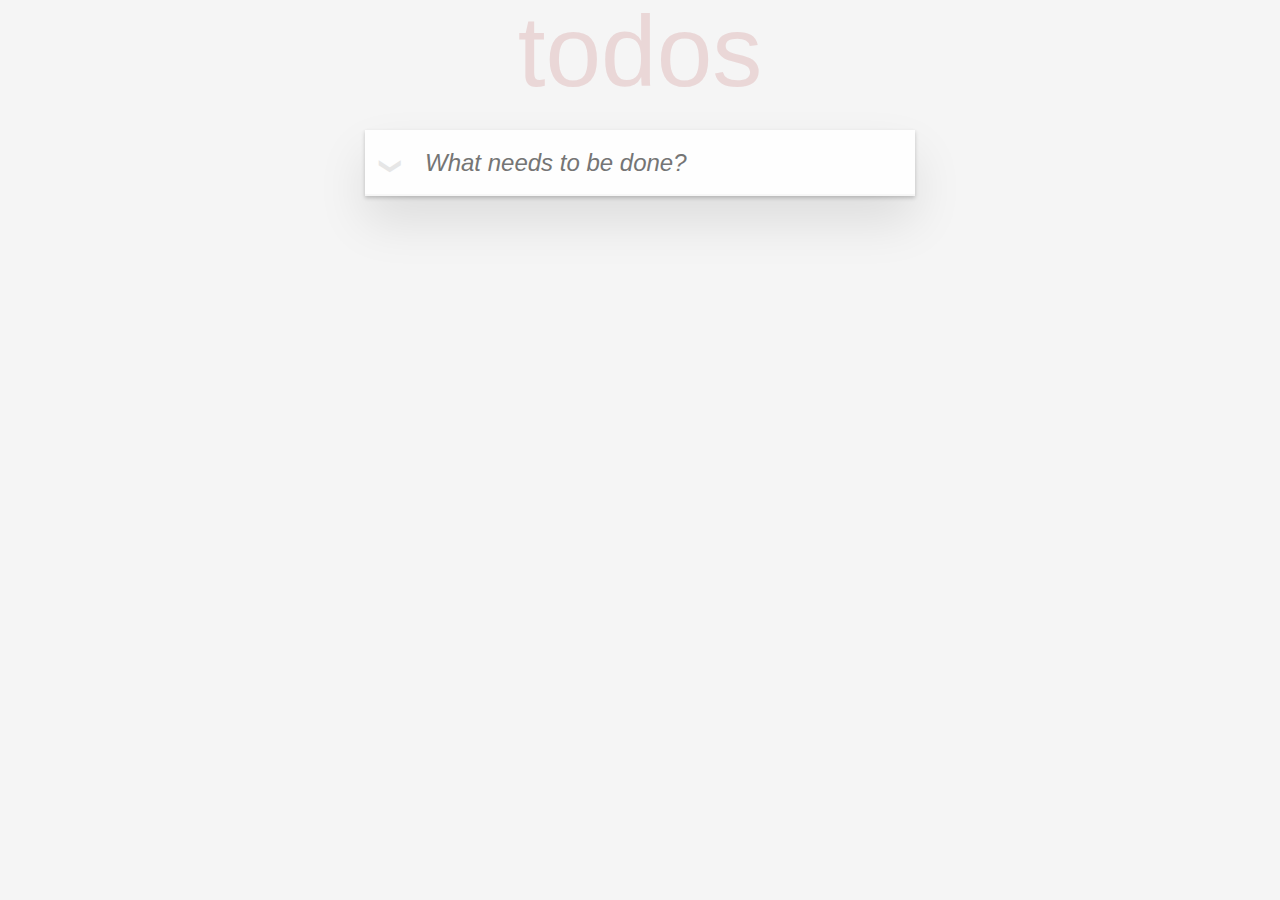
<file: todo-mvc/index.html>
<!DOCTYPE html>
<html>
<head>
	<title>todomvc</title>
<link href="main.css" rel="stylesheet"></head>
<body>
	<my-app></my-app>
<script type="text/javascript" src="src/main.js"></script></body>
</html>
</file>
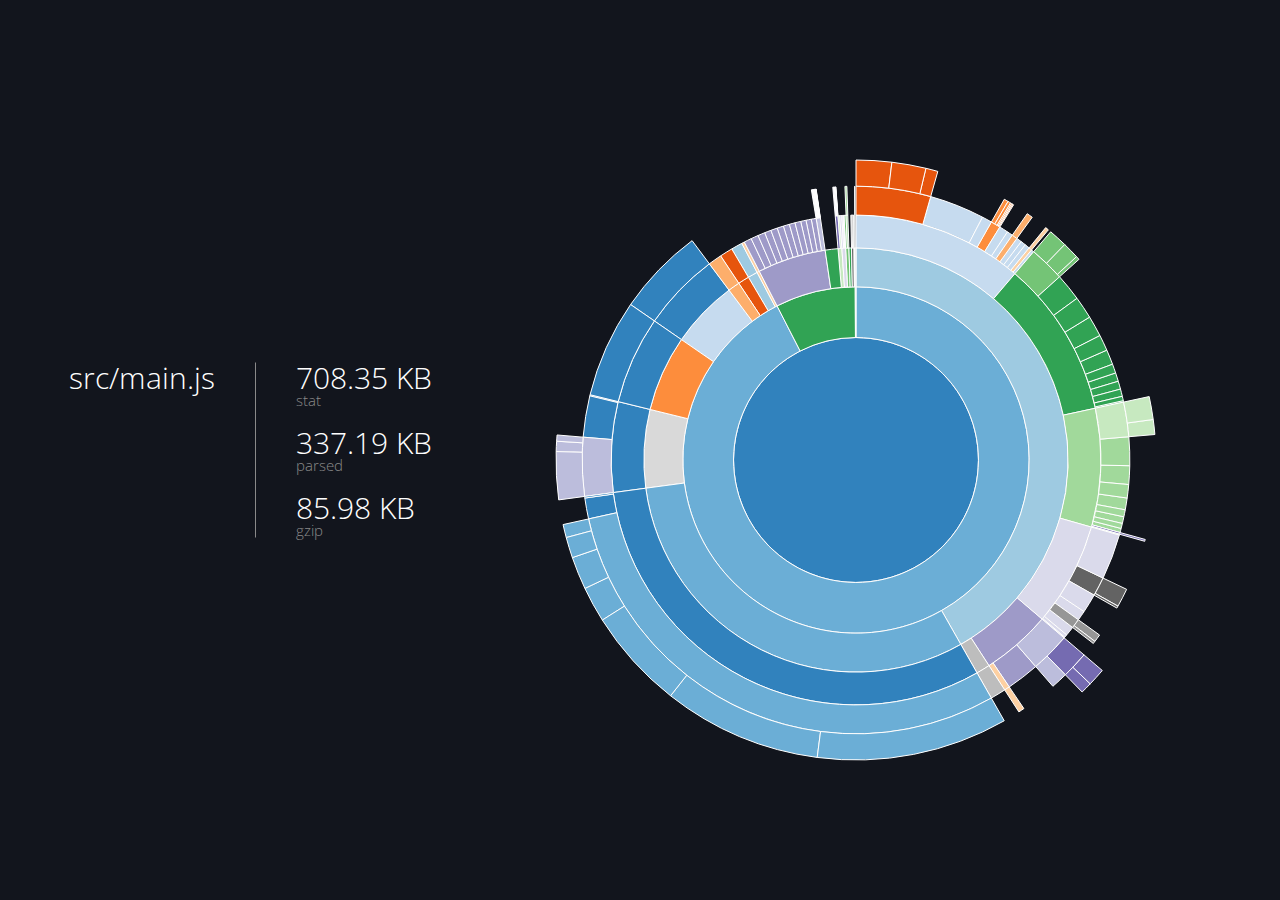
<file: todo-mvc-kitchensink/report.html>
<!DOCTYPE html>
<html>
  <head>
    <meta charset="UTF-8"/>
    <title>Webpack Bundle Analyzer</title>
    <script>
      window.chartData = [{"label":"src/main.js","statSize":725350,"parsedSize":345281,"gzipSize":88045,"groups":[{"label":"node_modules","path":"./node_modules","statSize":670699,"parsedSize":312375,"gzipSize":102598,"groups":[{"label":"@dojo","path":"./node_modules/@dojo","statSize":303003,"parsedSize":200640,"gzipSize":60665,"groups":[{"label":"widget-core","path":"./node_modules/@dojo/widget-core","statSize":81532,"parsedSize":33124,"gzipSize":12925,"groups":[{"id":0,"label":"d.js","path":"./node_modules/@dojo/widget-core/d.js","statSize":2507,"parsedSize":919,"gzipSize":489},{"id":2,"label":"WidgetBase.js","path":"./node_modules/@dojo/widget-core/WidgetBase.js","statSize":23573,"parsedSize":9030,"gzipSize":2965},{"label":"mixins","path":"./node_modules/@dojo/widget-core/mixins","statSize":31895,"parsedSize":12826,"gzipSize":4448,"groups":[{"id":3,"label":"Themeable.js","path":"./node_modules/@dojo/widget-core/mixins/Themeable.js","statSize":13851,"parsedSize":4728,"gzipSize":1717},{"id":13,"label":"I18n.js","path":"./node_modules/@dojo/widget-core/mixins/I18n.js","statSize":4737,"parsedSize":1959,"gzipSize":889},{"id":102,"label":"Projector.js","path":"./node_modules/@dojo/widget-core/mixins/Projector.js","statSize":13307,"parsedSize":6139,"gzipSize":1842}]},{"label":"decorators","path":"./node_modules/@dojo/widget-core/decorators","statSize":4164,"parsedSize":1386,"gzipSize":1012,"groups":[{"id":16,"label":"handleDecorator.js","path":"./node_modules/@dojo/widget-core/decorators/handleDecorator.js","statSize":584,"parsedSize":183,"gzipSize":160},{"id":21,"label":"inject.js","path":"./node_modules/@dojo/widget-core/decorators/inject.js","statSize":1666,"parsedSize":472,"gzipSize":318},{"id":42,"label":"afterRender.js","path":"./node_modules/@dojo/widget-core/decorators/afterRender.js","statSize":404,"parsedSize":197,"gzipSize":168},{"id":100,"label":"beforeProperties.js","path":"./node_modules/@dojo/widget-core/decorators/beforeProperties.js","statSize":429,"parsedSize":207,"gzipSize":158},{"id":101,"label":"diffProperty.js","path":"./node_modules/@dojo/widget-core/decorators/diffProperty.js","statSize":1081,"parsedSize":327,"gzipSize":208}]},{"id":20,"label":"Registry.js","path":"./node_modules/@dojo/widget-core/Registry.js","statSize":4236,"parsedSize":2057,"gzipSize":751},{"id":29,"label":"Container.js","path":"./node_modules/@dojo/widget-core/Container.js","statSize":2197,"parsedSize":1149,"gzipSize":586},{"id":30,"label":"Injector.js","path":"./node_modules/@dojo/widget-core/Injector.js","statSize":1160,"parsedSize":644,"gzipSize":372},{"id":43,"label":"diff.js","path":"./node_modules/@dojo/widget-core/diff.js","statSize":2079,"parsedSize":671,"gzipSize":388},{"id":97,"label":"NodeHandler.js","path":"./node_modules/@dojo/widget-core/NodeHandler.js","statSize":2253,"parsedSize":1075,"gzipSize":548},{"id":98,"label":"RegistryHandler.js","path":"./node_modules/@dojo/widget-core/RegistryHandler.js","statSize":3761,"parsedSize":1809,"gzipSize":646},{"label":"animations","path":"./node_modules/@dojo/widget-core/animations","statSize":2362,"parsedSize":909,"gzipSize":368,"groups":[{"id":99,"label":"cssTransitions.js","path":"./node_modules/@dojo/widget-core/animations/cssTransitions.js","statSize":2362,"parsedSize":909,"gzipSize":368}]},{"label":"util","path":"./node_modules/@dojo/widget-core/util","statSize":1345,"parsedSize":649,"gzipSize":352,"groups":[{"id":103,"label":"eventHandlerInterceptor.js","path":"./node_modules/@dojo/widget-core/util/eventHandlerInterceptor.js","statSize":1345,"parsedSize":649,"gzipSize":352}]}]},{"label":"shim","path":"./node_modules/@dojo/shim","statSize":75206,"parsedSize":26432,"gzipSize":10422,"groups":[{"id":1,"label":"global.js","path":"./node_modules/@dojo/shim/global.js","statSize":624,"parsedSize":215,"gzipSize":174},{"label":"support","path":"./node_modules/@dojo/shim/support","statSize":15208,"parsedSize":5911,"gzipSize":2217,"groups":[{"id":4,"label":"has.js","path":"./node_modules/@dojo/shim/support/has.js","statSize":7310,"parsedSize":3614,"gzipSize":1164},{"id":28,"label":"util.js","path":"./node_modules/@dojo/shim/support/util.js","statSize":1400,"parsedSize":348,"gzipSize":250},{"id":96,"label":"queue.js","path":"./node_modules/@dojo/shim/support/queue.js","statSize":6498,"parsedSize":1949,"gzipSize":803}]},{"id":7,"label":"Promise.js","path":"./node_modules/@dojo/shim/Promise.js","statSize":8922,"parsedSize":1615,"gzipSize":733},{"id":8,"label":"Symbol.js","path":"./node_modules/@dojo/shim/Symbol.js","statSize":6419,"parsedSize":2958,"gzipSize":896},{"id":11,"label":"Map.js","path":"./node_modules/@dojo/shim/Map.js","statSize":3688,"parsedSize":1536,"gzipSize":632},{"id":12,"label":"iterator.js","path":"./node_modules/@dojo/shim/iterator.js","statSize":3432,"parsedSize":1040,"gzipSize":526},{"id":15,"label":"WeakMap.js","path":"./node_modules/@dojo/shim/WeakMap.js","statSize":3891,"parsedSize":1601,"gzipSize":686},{"id":19,"label":"object.js","path":"./node_modules/@dojo/shim/object.js","statSize":3130,"parsedSize":1589,"gzipSize":573},{"id":27,"label":"array.js","path":"./node_modules/@dojo/shim/array.js","statSize":6786,"parsedSize":2198,"gzipSize":921},{"id":93,"label":"Observable.js","path":"./node_modules/@dojo/shim/Observable.js","statSize":11693,"parsedSize":3637,"gzipSize":1311},{"id":94,"label":"number.js","path":"./node_modules/@dojo/shim/number.js","statSize":1886,"parsedSize":441,"gzipSize":260},{"id":95,"label":"string.js","path":"./node_modules/@dojo/shim/string.js","statSize":9527,"parsedSize":3691,"gzipSize":1493}]},{"label":"core","path":"./node_modules/@dojo/core","statSize":56671,"parsedSize":17328,"gzipSize":7607,"groups":[{"id":5,"label":"Evented.js","path":"./node_modules/@dojo/core/Evented.js","statSize":5054,"parsedSize":1546,"gzipSize":783},{"id":6,"label":"lang.js","path":"./node_modules/@dojo/core/lang.js","statSize":7957,"parsedSize":2219,"gzipSize":873},{"id":22,"label":"UrlSearchParams.js","path":"./node_modules/@dojo/core/UrlSearchParams.js","statSize":5708,"parsedSize":1377,"gzipSize":622},{"id":35,"label":"on.js","path":"./node_modules/@dojo/core/on.js","statSize":2908,"parsedSize":1305,"gzipSize":566},{"id":79,"label":"Destroyable.js","path":"./node_modules/@dojo/core/Destroyable.js","statSize":1780,"parsedSize":544,"gzipSize":308},{"id":80,"label":"aspect.js","path":"./node_modules/@dojo/core/aspect.js","statSize":12239,"parsedSize":2545,"gzipSize":1158},{"label":"async","path":"./node_modules/@dojo/core/async","statSize":14775,"parsedSize":3201,"gzipSize":1264,"groups":[{"id":81,"label":"ExtensiblePromise.js","path":"./node_modules/@dojo/core/async/ExtensiblePromise.js","statSize":5818,"parsedSize":1085,"gzipSize":470},{"id":82,"label":"Task.js","path":"./node_modules/@dojo/core/async/Task.js","statSize":8957,"parsedSize":2116,"gzipSize":794}]},{"id":83,"label":"has.js","path":"./node_modules/@dojo/core/has.js","statSize":2154,"parsedSize":1422,"gzipSize":589},{"id":84,"label":"load.js","path":"./node_modules/@dojo/core/load.js","statSize":2976,"parsedSize":2601,"gzipSize":1126},{"label":"load","path":"./node_modules/@dojo/core/load","statSize":737,"parsedSize":343,"gzipSize":182,"groups":[{"id":85,"label":"util.js","path":"./node_modules/@dojo/core/load/util.js","statSize":737,"parsedSize":343,"gzipSize":182}]},{"id":86,"label":"uuid.js","path":"./node_modules/@dojo/core/uuid.js","statSize":383,"parsedSize":225,"gzipSize":136}]},{"label":"i18n","path":"./node_modules/@dojo/i18n","statSize":33429,"parsedSize":102452,"gzipSize":20098,"groups":[{"id":23,"label":"i18n.js","path":"./node_modules/@dojo/i18n/i18n.js","statSize":14093,"parsedSize":3349,"gzipSize":1518},{"label":"cldr","path":"./node_modules/@dojo/i18n/cldr","statSize":17028,"parsedSize":98504,"gzipSize":18239,"groups":[{"label":"load","path":"./node_modules/@dojo/i18n/cldr/load","statSize":10508,"parsedSize":94706,"gzipSize":16650,"groups":[{"id":37,"label":"webpack.js","path":"./node_modules/@dojo/i18n/cldr/load/webpack.js","statSize":4108,"parsedSize":93028,"gzipSize":15928},{"id":87,"label":"default.js","path":"./node_modules/@dojo/i18n/cldr/load/default.js","statSize":6400,"parsedSize":1678,"gzipSize":722}]},{"id":88,"label":"locales.js","path":"./node_modules/@dojo/i18n/cldr/locales.js","statSize":6520,"parsedSize":3798,"gzipSize":1589}]},{"label":"util","path":"./node_modules/@dojo/i18n/util","statSize":2308,"parsedSize":599,"gzipSize":341,"groups":[{"id":38,"label":"main.js","path":"./node_modules/@dojo/i18n/util/main.js","statSize":2308,"parsedSize":599,"gzipSize":341}]}]},{"label":"routing","path":"./node_modules/@dojo/routing","statSize":49574,"parsedSize":19695,"gzipSize":8832,"groups":[{"id":24,"label":"Outlet.js","path":"./node_modules/@dojo/routing/Outlet.js","statSize":4241,"parsedSize":1927,"gzipSize":894},{"id":25,"label":"RouterInjector.js","path":"./node_modules/@dojo/routing/RouterInjector.js","statSize":1325,"parsedSize":476,"gzipSize":325},{"id":26,"label":"interfaces.js","path":"./node_modules/@dojo/routing/interfaces.js","statSize":371,"parsedSize":175,"gzipSize":163},{"id":39,"label":"Link.js","path":"./node_modules/@dojo/routing/Link.js","statSize":3972,"parsedSize":2163,"gzipSize":1027},{"label":"lib","path":"./node_modules/@dojo/routing/lib","statSize":8134,"parsedSize":2839,"gzipSize":1417,"groups":[{"id":40,"label":"path.js","path":"./node_modules/@dojo/routing/lib/path.js","statSize":7273,"parsedSize":2486,"gzipSize":1176},{"id":41,"label":"router.js","path":"./node_modules/@dojo/routing/lib/router.js","statSize":861,"parsedSize":353,"gzipSize":241}]},{"id":89,"label":"Route.js","path":"./node_modules/@dojo/routing/Route.js","statSize":8093,"parsedSize":3052,"gzipSize":1285},{"id":90,"label":"Router.js","path":"./node_modules/@dojo/routing/Router.js","statSize":19395,"parsedSize":7081,"gzipSize":2673},{"label":"history","path":"./node_modules/@dojo/routing/history","statSize":4043,"parsedSize":1982,"gzipSize":1048,"groups":[{"id":91,"label":"HashHistory.js","path":"./node_modules/@dojo/routing/history/HashHistory.js","statSize":3042,"parsedSize":1416,"gzipSize":722},{"id":92,"label":"HistoryBase.js","path":"./node_modules/@dojo/routing/history/HistoryBase.js","statSize":1001,"parsedSize":566,"gzipSize":326}]}]},{"label":"has","path":"./node_modules/@dojo/has","statSize":6591,"parsedSize":1609,"gzipSize":781,"groups":[{"id":36,"label":"has.js","path":"./node_modules/@dojo/has/has.js","statSize":6591,"parsedSize":1609,"gzipSize":781}]}]},{"label":"cldrjs","path":"./node_modules/cldrjs","statSize":43193,"parsedSize":10692,"gzipSize":5045,"groups":[{"label":"dist","path":"./node_modules/cldrjs/dist","statSize":43193,"parsedSize":10692,"gzipSize":5045,"groups":[{"id":9,"label":"node_main.js","path":"./node_modules/cldrjs/dist/node_main.js","statSize":496,"parsedSize":146,"gzipSize":157},{"id":17,"label":"cldr.js","path":"./node_modules/cldrjs/dist/cldr.js","statSize":17654,"parsedSize":4619,"gzipSize":2136},{"label":"cldr","path":"./node_modules/cldrjs/dist/cldr","statSize":25043,"parsedSize":5927,"gzipSize":2752,"groups":[{"id":32,"label":"unresolved.js","path":"./node_modules/cldrjs/dist/cldr/unresolved.js","statSize":3995,"parsedSize":1073,"gzipSize":640},{"id":67,"label":"event.js","path":"./node_modules/cldrjs/dist/cldr/event.js","statSize":18646,"parsedSize":3734,"gzipSize":1539},{"id":68,"label":"supplemental.js","path":"./node_modules/cldrjs/dist/cldr/supplemental.js","statSize":2402,"parsedSize":1120,"gzipSize":573}]}]}]},{"label":"globalize","path":"./node_modules/globalize","statSize":225608,"parsedSize":67826,"gzipSize":24915,"groups":[{"label":"dist","path":"./node_modules/globalize/dist","statSize":225608,"parsedSize":67826,"gzipSize":24915,"groups":[{"id":10,"label":"globalize.js","path":"./node_modules/globalize/dist/globalize.js","statSize":8948,"parsedSize":3014,"gzipSize":1478},{"label":"globalize","path":"./node_modules/globalize/dist/globalize","statSize":215964,"parsedSize":64534,"gzipSize":23244,"groups":[{"id":33,"label":"message.js","path":"./node_modules/globalize/dist/globalize/message.js","statSize":61954,"parsedSize":17246,"gzipSize":5502},{"id":69,"label":"currency.js","path":"./node_modules/globalize/dist/globalize/currency.js","statSize":13919,"parsedSize":6034,"gzipSize":2492},{"id":70,"label":"date.js","path":"./node_modules/globalize/dist/globalize/date.js","statSize":74648,"parsedSize":23771,"gzipSize":7665},{"id":71,"label":"number.js","path":"./node_modules/globalize/dist/globalize/number.js","statSize":39416,"parsedSize":8924,"gzipSize":3762},{"id":72,"label":"plural.js","path":"./node_modules/globalize/dist/globalize/plural.js","statSize":12811,"parsedSize":5405,"gzipSize":2283},{"id":73,"label":"relative-time.js","path":"./node_modules/globalize/dist/globalize/relative-time.js","statSize":5157,"parsedSize":1446,"gzipSize":698},{"id":74,"label":"unit.js","path":"./node_modules/globalize/dist/globalize/unit.js","statSize":8059,"parsedSize":1708,"gzipSize":842}]},{"id":75,"label":"node-main.js","path":"./node_modules/globalize/dist/node-main.js","statSize":696,"parsedSize":278,"gzipSize":193}]}]},{"label":"process","path":"./node_modules/process","statSize":5418,"parsedSize":1671,"gzipSize":698,"groups":[{"id":18,"label":"browser.js","path":"./node_modules/process/browser.js","statSize":5418,"parsedSize":1671,"gzipSize":698}]},{"label":"maquette","path":"./node_modules/maquette","statSize":37553,"parsedSize":9050,"gzipSize":3423,"groups":[{"label":"dist","path":"./node_modules/maquette/dist","statSize":37553,"parsedSize":9050,"gzipSize":3423,"groups":[{"id":34,"label":"maquette.js","path":"./node_modules/maquette/dist/maquette.js","statSize":37553,"parsedSize":9050,"gzipSize":3423}]}]},{"label":"path-browserify","path":"./node_modules/path-browserify","statSize":6185,"parsedSize":1977,"gzipSize":1016,"groups":[{"id":76,"label":"index.js","path":"./node_modules/path-browserify/index.js","statSize":6185,"parsedSize":1977,"gzipSize":1016}]},{"label":"pepjs","path":"./node_modules/pepjs","statSize":41906,"parsedSize":17998,"gzipSize":5575,"groups":[{"label":"dist","path":"./node_modules/pepjs/dist","statSize":41906,"parsedSize":17998,"gzipSize":5575,"groups":[{"id":77,"label":"pep.js","path":"./node_modules/pepjs/dist/pep.js","statSize":41906,"parsedSize":17998,"gzipSize":5575}]}]},{"label":"setimmediate","path":"./node_modules/setimmediate","statSize":6473,"parsedSize":1717,"gzipSize":819,"groups":[{"id":78,"label":"setImmediate.js","path":"./node_modules/setimmediate/setImmediate.js","statSize":6473,"parsedSize":1717,"gzipSize":819}]},{"label":"timers-browserify","path":"./node_modules/timers-browserify","statSize":1360,"parsedSize":804,"gzipSize":442,"groups":[{"id":104,"label":"main.js","path":"./node_modules/timers-browserify/main.js","statSize":1360,"parsedSize":804,"gzipSize":442}]}]},{"label":"src","path":"./src","statSize":54142,"parsedSize":28731,"gzipSize":14983,"groups":[{"label":"nls","path":"./src/nls","statSize":1822,"parsedSize":1512,"gzipSize":934,"groups":[{"id":14,"label":"common.ts","path":"./src/nls/common.ts","statSize":994,"parsedSize":808,"gzipSize":494},{"label":"en-PR","path":"./src/nls/en-PR","statSize":828,"parsedSize":704,"gzipSize":440,"groups":[{"id":127,"label":"common.ts","path":"./src/nls/en-PR/common.ts","statSize":828,"parsedSize":704,"gzipSize":440}]}]},{"id":44,"label":"main.css","path":"./src/main.css","statSize":122,"parsedSize":70,"gzipSize":89},{"id":45,"label":"main.ts","path":"./src/main.ts","statSize":1398,"parsedSize":552,"gzipSize":296},{"label":"themes","path":"./src/themes","statSize":2113,"parsedSize":1082,"gzipSize":1096,"groups":[{"label":"pirate","path":"./src/themes/pirate","statSize":1303,"parsedSize":823,"gzipSize":887,"groups":[{"id":46,"label":"credits.m.css","path":"./src/themes/pirate/credits.m.css","statSize":99,"parsedSize":49,"gzipSize":63},{"id":47,"label":"themeSwitcher.m.css","path":"./src/themes/pirate/themeSwitcher.m.css","statSize":149,"parsedSize":97,"gzipSize":107},{"id":48,"label":"todoApp.m.css","path":"./src/themes/pirate/todoApp.m.css","statSize":101,"parsedSize":51,"gzipSize":61},{"id":49,"label":"todoCard.m.css","path":"./src/themes/pirate/todoCard.m.css","statSize":324,"parsedSize":256,"gzipSize":215},{"id":50,"label":"todoFooter.m.css","path":"./src/themes/pirate/todoFooter.m.css","statSize":103,"parsedSize":53,"gzipSize":66},{"id":51,"label":"todoHeader.m.css","path":"./src/themes/pirate/todoHeader.m.css","statSize":127,"parsedSize":75,"gzipSize":87},{"id":52,"label":"todoItem.m.css","path":"./src/themes/pirate/todoItem.m.css","statSize":146,"parsedSize":92,"gzipSize":105},{"id":53,"label":"todoList.m.css","path":"./src/themes/pirate/todoList.m.css","statSize":126,"parsedSize":74,"gzipSize":90},{"id":54,"label":"todoSearch.m.css","path":"./src/themes/pirate/todoSearch.m.css","statSize":128,"parsedSize":76,"gzipSize":93}]},{"id":113,"label":"pirate.ts","path":"./src/themes/pirate.ts","statSize":810,"parsedSize":259,"gzipSize":209}]},{"label":"widgets","path":"./src/widgets","statSize":37793,"parsedSize":19972,"gzipSize":10124,"groups":[{"label":"styles","path":"./src/widgets/styles","statSize":2040,"parsedSize":1374,"gzipSize":1371,"groups":[{"id":55,"label":"credits.m.css","path":"./src/widgets/styles/credits.m.css","statSize":100,"parsedSize":50,"gzipSize":70},{"id":56,"label":"themeSwitcher.m.css","path":"./src/widgets/styles/themeSwitcher.m.css","statSize":149,"parsedSize":97,"gzipSize":106},{"id":57,"label":"todoApp.m.css","path":"./src/widgets/styles/todoApp.m.css","statSize":120,"parsedSize":68,"gzipSize":88},{"id":58,"label":"todoCard.m.css","path":"./src/widgets/styles/todoCard.m.css","statSize":322,"parsedSize":254,"gzipSize":223},{"id":59,"label":"todoDetails.m.css","path":"./src/widgets/styles/todoDetails.m.css","statSize":302,"parsedSize":236,"gzipSize":157},{"id":60,"label":"todoFilter.m.css","path":"./src/widgets/styles/todoFilter.m.css","statSize":125,"parsedSize":73,"gzipSize":88},{"id":61,"label":"todoFooter.m.css","path":"./src/widgets/styles/todoFooter.m.css","statSize":156,"parsedSize":102,"gzipSize":110},{"id":62,"label":"todoHeader.m.css","path":"./src/widgets/styles/todoHeader.m.css","statSize":148,"parsedSize":94,"gzipSize":87},{"id":63,"label":"todoItem.m.css","path":"./src/widgets/styles/todoItem.m.css","statSize":194,"parsedSize":136,"gzipSize":137},{"id":64,"label":"todoList.m.css","path":"./src/widgets/styles/todoList.m.css","statSize":125,"parsedSize":73,"gzipSize":86},{"id":65,"label":"todoSearch.m.css","path":"./src/widgets/styles/todoSearch.m.css","statSize":127,"parsedSize":75,"gzipSize":91},{"id":66,"label":"todoViewSwitch.m.css","path":"./src/widgets/styles/todoViewSwitch.m.css","statSize":172,"parsedSize":116,"gzipSize":128}]},{"id":114,"label":"Credits.ts","path":"./src/widgets/Credits.ts","statSize":2334,"parsedSize":1197,"gzipSize":554},{"id":115,"label":"ThemeSwitcher.ts","path":"./src/widgets/ThemeSwitcher.ts","statSize":2537,"parsedSize":1303,"gzipSize":655},{"id":116,"label":"TodoApp.ts","path":"./src/widgets/TodoApp.ts","statSize":3601,"parsedSize":1699,"gzipSize":704},{"id":117,"label":"TodoCard.ts","path":"./src/widgets/TodoCard.ts","statSize":2980,"parsedSize":1656,"gzipSize":846},{"id":118,"label":"TodoDetails.ts","path":"./src/widgets/TodoDetails.ts","statSize":3557,"parsedSize":1910,"gzipSize":816},{"id":119,"label":"TodoFilter.ts","path":"./src/widgets/TodoFilter.ts","statSize":3181,"parsedSize":1574,"gzipSize":708},{"id":120,"label":"TodoFooter.ts","path":"./src/widgets/TodoFooter.ts","statSize":3061,"parsedSize":1560,"gzipSize":724},{"id":121,"label":"TodoHeader.ts","path":"./src/widgets/TodoHeader.ts","statSize":3357,"parsedSize":1752,"gzipSize":810},{"id":122,"label":"TodoItem.ts","path":"./src/widgets/TodoItem.ts","statSize":2745,"parsedSize":1642,"gzipSize":793},{"id":123,"label":"TodoList.ts","path":"./src/widgets/TodoList.ts","statSize":3112,"parsedSize":1607,"gzipSize":725},{"id":124,"label":"TodoSearch.ts","path":"./src/widgets/TodoSearch.ts","statSize":2547,"parsedSize":1341,"gzipSize":720},{"id":125,"label":"TodoViewSwitch.ts","path":"./src/widgets/TodoViewSwitch.ts","statSize":2741,"parsedSize":1357,"gzipSize":698}]},{"id":105,"label":"TodoAppContext.ts","path":"./src/TodoAppContext.ts","statSize":7056,"parsedSize":3586,"gzipSize":1135},{"label":"containers","path":"./src/containers","statSize":2017,"parsedSize":977,"gzipSize":567,"groups":[{"id":106,"label":"ThemeSwitcherContainer.ts","path":"./src/containers/ThemeSwitcherContainer.ts","statSize":470,"parsedSize":222,"gzipSize":143},{"id":107,"label":"TodoAppContainer.ts","path":"./src/containers/TodoAppContainer.ts","statSize":979,"parsedSize":486,"gzipSize":230},{"id":108,"label":"TodoDetailsContainer.ts","path":"./src/containers/TodoDetailsContainer.ts","statSize":568,"parsedSize":269,"gzipSize":194}]},{"label":"outlets","path":"./src/outlets","statSize":1365,"parsedSize":707,"gzipSize":508,"groups":[{"id":109,"label":"TodoDetailsOutlet.ts","path":"./src/outlets/TodoDetailsOutlet.ts","statSize":507,"parsedSize":251,"gzipSize":197},{"id":110,"label":"TodoFooterOutlet.ts","path":"./src/outlets/TodoFooterOutlet.ts","statSize":361,"parsedSize":197,"gzipSize":116},{"id":111,"label":"TodoListOutlet.ts","path":"./src/outlets/TodoListOutlet.ts","statSize":497,"parsedSize":259,"gzipSize":195}]},{"id":112,"label":"setLocaleData.ts","path":"./src/setLocaleData.ts","statSize":416,"parsedSize":250,"gzipSize":191},{"label":"main.css .","path":"./src/main.css .","statSize":40,"parsedSize":23,"gzipSize":43,"groups":[{"label":"src","path":"./src/main.css ./src","statSize":40,"parsedSize":23,"gzipSize":43,"groups":[{"id":126,"label":"main.ts","path":"./src/main.css ./src/main.ts","statSize":40,"parsedSize":23,"gzipSize":43}]}]}]},{"label":"buildin","path":"./buildin","statSize":509,"parsedSize":145,"gzipSize":132,"groups":[{"id":31,"label":"global.js","path":"./buildin/global.js","statSize":509,"parsedSize":145,"gzipSize":132}]}]}];
      window.reportType = 'sunburst';
    </script>
    
  <!-- viewer.js -->
  <script>
    (function(t){function n(r){if(e[r])return e[r].exports;var i=e[r]={i:r,l:!1,exports:{}};return t[r].call(i.exports,i,i.exports,n),i.l=!0,i.exports}var e={};return n.m=t,n.c=e,n.i=function(t){return t},n.d=function(t,n,e){Object.defineProperty(t,n,{configurable:!1,enumerable:!0,get:e})},n.n=function(t){var e=t&&t.__esModule?function(){return t.default}:function(){return t};return n.d(e,"a",e),e},n.o=function(t,n){return Object.prototype.hasOwnProperty.call(t,n)},n.p="/",n(n.s=27)})([function(t,n,e){!function(t,e){e(n)}(this,function(t){function n(t,n,e){this.nodeName=t,this.attributes=n,this.children=e,this.key=n&&n.key}function e(t,e){var r,i,o,a,u=[];for(a=arguments.length;a-- >2;)q.push(arguments[a]);for(e&&e.children&&(q.length||q.push(e.children),delete e.children);q.length;)if((i=q.pop())instanceof Array)for(a=i.length;a--;)q.push(i[a]);else null!=i&&i!==!1&&("number"!=typeof i&&i!==!0||(i=String(i)),o="string"==typeof i,o&&r?u[u.length-1]+=i:(u.push(i),r=o));var l=new n(t,e||void 0,u);return G.vnode&&G.vnode(l),l}function r(t,n){if(n)for(var e in n)t[e]=n[e];return t}function i(t){return r({},t)}function o(t,n){for(var e=n.split("."),r=0;r<e.length&&t;r++)t=t[e[r]];return t}function a(t){return"function"==typeof t}function u(t){return"string"==typeof t}function l(t){var n="";for(var e in t)t[e]&&(n&&(n+=" "),n+=e);return n}function c(t,n){return e(t.nodeName,r(i(t.attributes),n),arguments.length>2?[].slice.call(arguments,2):t.children)}function s(t,n,e){var r=n.split(".");return function(n){for(var i=n&&n.target||this,a={},l=a,c=u(e)?o(n,e):i.nodeName?i.type.match(/^che|rad/)?i.checked:i.value:n,s=0;s<r.length-1;s++)l=l[r[s]]||(l[r[s]]=!s&&t.state[r[s]]||{});l[r[s]]=c,t.setState(a)}}function f(t){!t._dirty&&(t._dirty=!0)&&1==X.push(t)&&(G.debounceRendering||I)(h)}function h(){var t,n=X;for(X=[];t=n.pop();)t._dirty&&N(t)}function p(t){var n=t&&t.nodeName;return n&&a(n)&&!(n.prototype&&n.prototype.render)}function d(t,n){return t.nodeName(y(t),n||W)}function g(t,n){return u(n)?t instanceof Text:u(n.nodeName)?v(t,n.nodeName):a(n.nodeName)?t._componentConstructor===n.nodeName||p(n):void 0}function v(t,n){return t.normalizedNodeName===n||H(t.nodeName)===H(n)}function y(t){var n=i(t.attributes);n.children=t.children;var e=t.nodeName.defaultProps;if(e)for(var r in e)void 0===n[r]&&(n[r]=e[r]);return n}function b(t){var n=t.parentNode;n&&n.removeChild(t)}function m(t,n,e,r,i){if("className"===n&&(n="class"),"class"===n&&r&&"object"==typeof r&&(r=l(r)),"key"===n);else if("class"!==n||i)if("style"===n){if((!r||u(r)||u(e))&&(t.style.cssText=r||""),r&&"object"==typeof r){if(!u(e))for(var o in e)o in r||(t.style[o]="");for(var o in r)t.style[o]="number"!=typeof r[o]||Y[o]?r[o]:r[o]+"px"}}else if("dangerouslySetInnerHTML"===n)r&&(t.innerHTML=r.__html);else if("o"==n[0]&&"n"==n[1]){var c=t._listeners||(t._listeners={});n=H(n.substring(2)),r?c[n]||t.addEventListener(n,w,!!K[n]):c[n]&&t.removeEventListener(n,w,!!K[n]),c[n]=r}else if("list"!==n&&"type"!==n&&!i&&n in t)x(t,n,null==r?"":r),null!=r&&r!==!1||t.removeAttribute(n);else{var s=i&&n.match(/^xlink\:?(.+)/);null==r||r===!1?s?t.removeAttributeNS("http://www.w3.org/1999/xlink",H(s[1])):t.removeAttribute(n):"object"==typeof r||a(r)||(s?t.setAttributeNS("http://www.w3.org/1999/xlink",H(s[1]),r):t.setAttribute(n,r))}else t.className=r||""}function x(t,n,e){try{t[n]=e}catch(t){}}function w(t){return this._listeners[t.type](G.event&&G.event(t)||t)}function M(t){if(b(t),t instanceof Element){t._component=t._componentConstructor=null;var n=t.normalizedNodeName||H(t.nodeName);(Z[n]||(Z[n]=[])).push(t)}}function C(t,n){var e=H(t),r=Z[e]&&Z[e].pop()||(n?document.createElementNS("http://www.w3.org/2000/svg",t):document.createElement(t));return r.normalizedNodeName=e,r}function S(){for(var t;t=J.pop();)G.afterMount&&G.afterMount(t),t.componentDidMount&&t.componentDidMount()}function T(t,n,e,r,i,o){$++||(Q=i instanceof SVGElement);var a=z(t,n,e,r);return i&&a.parentNode!==i&&i.appendChild(a),--$||o||S(),a}function z(t,n,e,r){for(var i=n&&n.attributes;p(n);)n=d(n,e);if(null==n&&(n=""),u(n)){if(t){if(t instanceof Text&&t.parentNode)return t.nodeValue!=n&&(t.nodeValue=n),t;L(t)}return document.createTextNode(n)}if(a(n.nodeName))return j(t,n,e,r);var o=t,l=n.nodeName,c=Q,s=n.children;if(u(l)||(l=String(l)),Q="svg"===l||"foreignObject"!==l&&Q,t){if(!v(t,l)){for(o=C(l,Q);t.firstChild;)o.appendChild(t.firstChild);L(t)}}else o=C(l,Q);s&&1===s.length&&"string"==typeof s[0]&&1===o.childNodes.length&&o.firstChild instanceof Text?o.firstChild.nodeValue!=s[0]&&(o.firstChild.nodeValue=s[0]):(s&&s.length||o.firstChild)&&_(o,s,e,r);var f=o[V];if(!f){o[V]=f={};for(var h=o.attributes,g=h.length;g--;)f[h[g].name]=h[g].value}return E(o,n.attributes,f),i&&"function"==typeof i.ref&&(f.ref=i.ref)(o),Q=c,o}function _(t,n,e,r){var i,o,u,l,c=t.childNodes,s=[],f={},h=0,p=0,d=c.length,v=0,y=n&&n.length;if(d)for(var b=0;b<d;b++){var m=c[b],x=y?(o=m._component)?o.__key:(o=m[V])?o.key:null:null;x||0===x?(h++,f[x]=m):s[v++]=m}if(y)for(var b=0;b<y;b++){u=n[b],l=null;var x=u.key;if(null!=x)h&&x in f&&(l=f[x],f[x]=void 0,h--);else if(!l&&p<v){for(i=p;i<v;i++)if(o=s[i],o&&g(o,u)){l=o,s[i]=void 0,i===v-1&&v--,i===p&&p++;break}!l&&p<v&&a(u.nodeName)&&r&&(l=s[p],s[p++]=void 0)}l=z(l,u,e,r),l&&l!==t&&l!==c[b]&&t.insertBefore(l,c[b]||null)}if(h)for(var b in f)f[b]&&L(f[b]);p<v&&k(s)}function k(t,n){for(var e=t.length;e--;)t[e]&&L(t[e],n)}function L(t,n){var e=t._component;e?F(e,!n):(t[V]&&t[V].ref&&t[V].ref(null),n||M(t),t.childNodes&&t.childNodes.length&&k(t.childNodes,n))}function E(t,n,e){for(var r in e)n&&r in n||null==e[r]||m(t,r,e[r],e[r]=void 0,Q);if(n)for(var i in n)"children"===i||"innerHTML"===i||i in e&&n[i]===("value"===i||"checked"===i?t[i]:e[i])||m(t,i,e[i],e[i]=n[i],Q)}function D(t){var n=t.constructor.name,e=tt[n];e?e.push(t):tt[n]=[t]}function P(t,n,e){var r=new t(n,e),i=tt[t.name];if(O.call(r,n,e),i)for(var o=i.length;o--;)if(i[o].constructor===t){r.nextBase=i[o].nextBase,i.splice(o,1);break}return r}function A(t,n,e,r,i){t._disable||(t._disable=!0,(t.__ref=n.ref)&&delete n.ref,(t.__key=n.key)&&delete n.key,!t.base||i?t.componentWillMount&&t.componentWillMount():t.componentWillReceiveProps&&t.componentWillReceiveProps(n,r),r&&r!==t.context&&(t.prevContext||(t.prevContext=t.context),t.context=r),t.prevProps||(t.prevProps=t.props),t.props=n,t._disable=!1,0!==e&&(1!==e&&G.syncComponentUpdates===!1&&t.base?f(t):N(t,1,i)),t.__ref&&t.__ref(t))}function N(t,n,e,o){if(!t._disable){var u,l,c,s,f=t.props,h=t.state,g=t.context,v=t.prevProps||f,b=t.prevState||h,m=t.prevContext||g,x=t.base,w=t.nextBase,M=x||w,C=t._component;if(x&&(t.props=v,t.state=b,t.context=m,2!==n&&t.shouldComponentUpdate&&t.shouldComponentUpdate(f,h,g)===!1?u=!0:t.componentWillUpdate&&t.componentWillUpdate(f,h,g),t.props=f,t.state=h,t.context=g),t.prevProps=t.prevState=t.prevContext=t.nextBase=null,t._dirty=!1,!u){for(t.render&&(l=t.render(f,h,g)),t.getChildContext&&(g=r(i(g),t.getChildContext()));p(l);)l=d(l,g);var z,_,k=l&&l.nodeName;if(a(k)){c=C;var E=y(l);c&&c.constructor===k?A(c,E,1,g):(z=c,c=P(k,E,g),c.nextBase=c.nextBase||w,c._parentComponent=t,t._component=c,A(c,E,0,g),N(c,1,e,!0)),_=c.base}else s=M,z=C,z&&(s=t._component=null),(M||1===n)&&(s&&(s._component=null),_=T(s,l,g,e||!x,M&&M.parentNode,!0));if(M&&_!==M&&c!==C){var D=M.parentNode;D&&_!==D&&(D.replaceChild(_,M),z||(M._component=null,L(M)))}if(z&&F(z,_!==M),t.base=_,_&&!o){for(var j=t,O=t;O=O._parentComponent;)(j=O).base=_;_._component=j,_._componentConstructor=j.constructor}}!x||e?J.unshift(t):u||(t.componentDidUpdate&&t.componentDidUpdate(v,b,m),G.afterUpdate&&G.afterUpdate(t));var R,q=t._renderCallbacks;if(q)for(;R=q.pop();)R.call(t);$||o||S()}}function j(t,n,e,r){for(var i=t&&t._component,o=t,a=i&&t._componentConstructor===n.nodeName,u=a,l=y(n);i&&!u&&(i=i._parentComponent);)u=i.constructor===n.nodeName;return i&&u&&(!r||i._component)?(A(i,l,3,e,r),t=i.base):(i&&!a&&(F(i,!0),t=o=null),i=P(n.nodeName,l,e),t&&!i.nextBase&&(i.nextBase=t,o=null),A(i,l,1,e,r),t=i.base,o&&t!==o&&(o._component=null,L(o))),t}function F(t,n){G.beforeUnmount&&G.beforeUnmount(t);var e=t.base;t._disable=!0,t.componentWillUnmount&&t.componentWillUnmount(),t.base=null;var r=t._component;r?F(r,n):e&&(e[V]&&e[V].ref&&e[V].ref(null),t.nextBase=e,n&&(b(e),D(t)),k(e.childNodes,!n)),t.__ref&&t.__ref(null),t.componentDidUnmount&&t.componentDidUnmount()}function O(t,n){this._dirty=!0,this.context=n,this.props=t,this.state||(this.state={})}function R(t,n,e){return T(e,t,{},!1,n)}var G={},q=[],B={},H=function(t){return B[t]||(B[t]=t.toLowerCase())},U="undefined"!=typeof Promise&&Promise.resolve(),I=U?function(t){U.then(t)}:setTimeout,W={},V="undefined"!=typeof Symbol?Symbol.for("preactattr"):"__preactattr_",Y={boxFlex:1,boxFlexGroup:1,columnCount:1,fillOpacity:1,flex:1,flexGrow:1,flexPositive:1,flexShrink:1,flexNegative:1,fontWeight:1,lineClamp:1,lineHeight:1,opacity:1,order:1,orphans:1,strokeOpacity:1,widows:1,zIndex:1,zoom:1},K={blur:1,error:1,focus:1,load:1,resize:1,scroll:1},X=[],Z={},J=[],$=0,Q=!1,tt={};r(O.prototype,{linkState:function(t,n){var e=this._linkedStates||(this._linkedStates={});return e[t+n]||(e[t+n]=s(this,t,n))},setState:function(t,n){var e=this.state;this.prevState||(this.prevState=i(e)),r(e,a(t)?t(e,this.props):t),n&&(this._renderCallbacks=this._renderCallbacks||[]).push(n),f(this)},forceUpdate:function(){N(this,2)},render:function(){}}),t.h=e,t.cloneElement=c,t.Component=O,t.render=R,t.rerender=h,t.options=G})},function(t,n){t.exports=function(){var t=[];return t.toString=function(){for(var t=[],n=0;n<this.length;n++){var e=this[n];e[2]?t.push("@media "+e[2]+"{"+e[1]+"}"):t.push(e[1])}return t.join("")},t.i=function(n,e){"string"==typeof n&&(n=[[null,n,""]]);for(var r={},i=0;i<this.length;i++){var o=this[i][0];"number"==typeof o&&(r[o]=!0)}for(i=0;i<n.length;i++){var a=n[i];"number"==typeof a[0]&&r[a[0]]||(e&&!a[2]?a[2]=e:e&&(a[2]="("+a[2]+") and ("+e+")"),t.push(a))}},t}},function(t,n){function e(t,n){for(var e=0;e<t.length;e++){var r=t[e],i=h[r.id];if(i){i.refs++;for(var o=0;o<i.parts.length;o++)i.parts[o](r.parts[o]);for(;o<r.parts.length;o++)i.parts.push(l(r.parts[o],n))}else{for(var a=[],o=0;o<r.parts.length;o++)a.push(l(r.parts[o],n));h[r.id]={id:r.id,refs:1,parts:a}}}}function r(t){for(var n=[],e={},r=0;r<t.length;r++){var i=t[r],o=i[0],a=i[1],u=i[2],l=i[3],c={css:a,media:u,sourceMap:l};e[o]?e[o].parts.push(c):n.push(e[o]={id:o,parts:[c]})}return n}function i(t,n){var e=g(),r=b[b.length-1];if("top"===t.insertAt)r?r.nextSibling?e.insertBefore(n,r.nextSibling):e.appendChild(n):e.insertBefore(n,e.firstChild),b.push(n);else{if("bottom"!==t.insertAt)throw new Error("Invalid value for parameter 'insertAt'. Must be 'top' or 'bottom'.");e.appendChild(n)}}function o(t){t.parentNode.removeChild(t);var n=b.indexOf(t);n>=0&&b.splice(n,1)}function a(t){var n=document.createElement("style");return n.type="text/css",i(t,n),n}function u(t){var n=document.createElement("link");return n.rel="stylesheet",i(t,n),n}function l(t,n){var e,r,i;if(n.singleton){var l=y++;e=v||(v=a(n)),r=c.bind(null,e,l,!1),i=c.bind(null,e,l,!0)}else t.sourceMap&&"function"==typeof URL&&"function"==typeof URL.createObjectURL&&"function"==typeof URL.revokeObjectURL&&"function"==typeof Blob&&"function"==typeof btoa?(e=u(n),r=f.bind(null,e),i=function(){o(e),e.href&&URL.revokeObjectURL(e.href)}):(e=a(n),r=s.bind(null,e),i=function(){o(e)});return r(t),function(n){if(n){if(n.css===t.css&&n.media===t.media&&n.sourceMap===t.sourceMap)return;r(t=n)}else i()}}function c(t,n,e,r){var i=e?"":r.css;if(t.styleSheet)t.styleSheet.cssText=m(n,i);else{var o=document.createTextNode(i),a=t.childNodes;a[n]&&t.removeChild(a[n]),a.length?t.insertBefore(o,a[n]):t.appendChild(o)}}function s(t,n){var e=n.css,r=n.media;if(r&&t.setAttribute("media",r),t.styleSheet)t.styleSheet.cssText=e;else{for(;t.firstChild;)t.removeChild(t.firstChild);t.appendChild(document.createTextNode(e))}}function f(t,n){var e=n.css,r=n.sourceMap;r&&(e+="\n/*# sourceMappingURL=data:application/json;base64,"+btoa(unescape(encodeURIComponent(JSON.stringify(r))))+" */");var i=new Blob([e],{type:"text/css"}),o=t.href;t.href=URL.createObjectURL(i),o&&URL.revokeObjectURL(o)}var h={},p=function(t){var n;return function(){return"undefined"==typeof n&&(n=t.apply(this,arguments)),n}},d=p(function(){return/msie [6-9]\b/.test(window.navigator.userAgent.toLowerCase())}),g=p(function(){return document.head||document.getElementsByTagName("head")[0]}),v=null,y=0,b=[];t.exports=function(t,n){if("undefined"!=typeof DEBUG&&DEBUG&&"object"!=typeof document)throw new Error("The style-loader cannot be used in a non-browser environment");n=n||{},"undefined"==typeof n.singleton&&(n.singleton=d()),"undefined"==typeof n.insertAt&&(n.insertAt="bottom");var i=r(t);return e(i,n),function(t){for(var o=[],a=0;a<i.length;a++){var u=i[a],l=h[u.id];l.refs--,o.push(l)}if(t){var c=r(t);e(c,n)}for(var a=0;a<o.length;a++){var l=o[a];if(0===l.refs){for(var s=0;s<l.parts.length;s++)l.parts[s]();delete h[l.id]}}}};var m=function(){var t=[];return function(n,e){return t[n]=e,t.filter(Boolean).join("\n")}}()},function(t,n,e){var r,i;(function(){"use strict";function e(){for(var t=[],n=0;n<arguments.length;n++){var r=arguments[n];if(r){var i=typeof r;if("string"===i||"number"===i)t.push(r);else if(Array.isArray(r))t.push(e.apply(null,r));else if("object"===i)for(var a in r)o.call(r,a)&&r[a]&&t.push(a)}}return t.join(" ")}var o={}.hasOwnProperty;"undefined"!=typeof t&&t.exports?t.exports=e:(r=[],i=function(){return e}.apply(n,r),!(void 0!==i&&(t.exports=i)))})()},function(t,n,e){"use strict";(function(n){(function(n){function e(t){var n=arguments.length<=1||void 0===arguments[1]?{}:arguments[1],e=[],o=0,a=void 0,u=void 0,l=void 0,c=void 0,s=void 0,f=void 0,h=void 0,p=void 0,d=void 0,g=void 0,v=void 0,y=void 0;if(isNaN(t))throw new Error("Invalid arguments");return l=n.bits===!0,d=n.unix===!0,u=n.base||2,p=void 0!==n.round?n.round:d?1:2,g=void 0!==n.spacer?n.spacer:d?"":" ",y=n.symbols||n.suffixes||{},v=2===u?n.standard||"jedec":"jedec",h=n.output||"string",a=void 0!==n.exponent?n.exponent:-1,f=Number(t),s=f<0,c=u>2?1e3:1024,s&&(f=-f),0===f?(e[0]=0,e[1]=d?"":l?"b":"B"):((a===-1||isNaN(a))&&(a=Math.floor(Math.log(f)/Math.log(c)),a<0&&(a=0)),a>8&&(a=8),o=2===u?f/Math.pow(2,10*a):f/Math.pow(1e3,a),l&&(o*=8,o>c&&a<8&&(o/=c,a++)),e[0]=Number(o.toFixed(a>0?p:0)),e[1]=10===u&&1===a?l?"kb":"kB":i[v][l?"bits":"bytes"][a],d&&(e[1]="jedec"===v?e[1].charAt(0):a>0?e[1].replace(/B$/,""):e[1],r.test(e[1])&&(e[0]=Math.floor(e[0]),e[1]=""))),s&&(e[0]=-e[0]),e[1]=y[e[1]]||e[1],"array"===h?e:"exponent"===h?a:"object"===h?{value:e[0],suffix:e[1],symbol:e[1]}:e.join(g)}var r=/^(b|B)$/,i={iec:{bits:["b","Kib","Mib","Gib","Tib","Pib","Eib","Zib","Yib"],bytes:["B","KiB","MiB","GiB","TiB","PiB","EiB","ZiB","YiB"]},jedec:{bits:["b","Kb","Mb","Gb","Tb","Pb","Eb","Zb","Yb"],bytes:["B","KB","MB","GB","TB","PB","EB","ZB","YB"]}};t.exports=e})("undefined"!=typeof window?window:n)}).call(n,e(26))},function(t,n,e){var r=e(17);"string"==typeof r&&(r=[[t.i,r,""]]);e(2)(r,{});r.locals&&(t.exports=r.locals)},function(t,n,e){"use strict";function r(t){return t&&t.__esModule?t:{default:t}}function i(t,n){if(!(t instanceof n))throw new TypeError("Cannot call a class as a function")}function o(t,n){if(!t)throw new ReferenceError("this hasn't been initialised - super() hasn't been called");return!n||"object"!=typeof n&&"function"!=typeof n?t:n}function a(t,n){if("function"!=typeof n&&null!==n)throw new TypeError("Super expression must either be null or a function, not "+typeof n);t.prototype=Object.create(n&&n.prototype,{constructor:{value:t,enumerable:!1,writable:!0,configurable:!0}}),n&&(Object.setPrototypeOf?Object.setPrototypeOf(t,n):t.__proto__=n)}n.__esModule=!0;var u=e(0),l=e(4),c=r(l),s=e(13),f=r(s),h=e(12),p=r(h),d=e(10),g=r(d),v=e(9),y=r(v),b=e(22),m=r(b),x=[{label:"Stat",prop:"statSize"},{label:"Parsed",prop:"parsedSize"},{label:"Gzipped",prop:"gzipSize"}],w=function(t){function n(e){i(this,n);var r=o(this,t.call(this,e));return r.handleSizeSwitch=function(t){r.setState({activeSizeItem:t})},r.handleMouseLeaveTreemap=function(){r.setState({showTooltip:!1})},r.handleTreemapGroupHover=function(t){var n=t.group;n?r.setState({showTooltip:!0,tooltipContent:r.getTooltipContent(n)}):r.setState({showTooltip:!1})},r.treemap=null,r.hasParsedSizes="number"==typeof r.props.data[0].parsedSize,r.sizeSwitchItems=r.hasParsedSizes?x:x.slice(0,1),r.state={showTooltip:!1,tooltipContent:null,activeSizeItem:x.find(function(t){return t.label===(r.hasParsedSizes?"Parsed":"Stat")})},r}return a(n,t),n.prototype.render=function(){var t=this.props.data,n=this.state,e=n.showTooltip,r=n.tooltipContent,i=n.activeSizeItem;return(0,u.h)("div",{className:m.default.container},(0,u.h)(y.default,null,(0,u.h)(g.default,{label:"Treemap sizes",items:this.sizeSwitchItems,activeItem:i,onSwitch:this.handleSizeSwitch})),(0,u.h)(f.default,{className:m.default.map,data:t,weightProp:i.prop,onMouseLeave:this.handleMouseLeaveTreemap,onGroupHover:this.handleTreemapGroupHover}),(0,u.h)(p.default,{visible:e},r))},n.prototype.getTooltipContent=function(t){return t?(0,u.h)("div",null,(0,u.h)("div",null,(0,u.h)("b",null,t.label)),(0,u.h)("br",null),(0,u.h)("div",null,"Stat size: ",(0,u.h)("b",null,(0,c.default)(t.statSize))),"number"==typeof t.parsedSize&&(0,u.h)("div",null,"Parsed size: ",(0,u.h)("b",null,(0,c.default)(t.parsedSize))),"number"==typeof t.gzipSize&&(0,u.h)("div",null,"Gzip size: ",(0,u.h)("b",null,(0,c.default)(t.gzipSize))),t.path&&(0,u.h)("div",null,"Path: ",(0,u.h)("b",null,t.path))):null},n}(u.Component);n.default=w},function(t,n,e){"use strict";function r(t){return t&&t.__esModule?t:{default:t}}function i(t){if(t&&t.__esModule)return t;var n={};if(null!=t)for(var e in t)Object.prototype.hasOwnProperty.call(t,e)&&(n[e]=t[e]);return n.default=t,n}function o(t,n){if(!(t instanceof n))throw new TypeError("Cannot call a class as a function")}function a(t,n){if(!t)throw new ReferenceError("this hasn't been initialised - super() hasn't been called");return!n||"object"!=typeof n&&"function"!=typeof n?t:n}function u(t,n){if("function"!=typeof n&&null!==n)throw new TypeError("Super expression must either be null or a function, not "+typeof n);t.prototype=Object.create(n&&n.prototype,{constructor:{value:t,enumerable:!1,writable:!0,configurable:!0}}),n&&(Object.setPrototypeOf?Object.setPrototypeOf(t,n):t.__proto__=n)}n.__esModule=!0;var l=e(0),c=e(20),s=i(c),f=e(4),h=r(f),p=e(24),d=r(p),g=function(t){function n(e){o(this,n);var r=a(this,t.call(this,e));return r.saveNode=function(t){return r.node=t},r}return u(n,t),n.prototype.componentDidMount=function(){this.createSunburst()},n.prototype.shouldComponentUpdate=function(){return!1},n.prototype.render=function(){return(0,l.h)("div",{class:d.default.container,ref:this.saveNode})},n.prototype.onClick=function(t){this.path.transition().duration(750).attrTween("d",this.arcTween(t))},n.prototype.onMouseOver=function(t){return this.tooltip.html(function(){return'\n        <div class="'+d.default.infoInner+'">\n          <div class="'+d.default.filename+'">'+t.label+'</div>\n          <div class="'+d.default.contents+'">\n            <div class="'+d.default.size+'">'+(0,h.default)(t.statSize)+'</div>\n            <div class="'+d.default.type+'">stat</div>\n            <div class="'+d.default.size+'">'+(0,h.default)(t.parsedSize)+'</div>\n            <div class="'+d.default.type+'">parsed</div>\n            <div class="'+d.default.size+'">'+(0,h.default)(t.gzipSize)+'</div>\n            <div class="'+d.default.type+'">gzip</div>\n          </div>\n        </div>\n      '}),this.tooltip},n.prototype.onMouseMove=function(t){return this.tooltip},n.prototype.arcTween=function(t){var n=this,e=s.interpolate(this.x.domain(),[t.x,t.x+t.dx]),r=s.interpolate(this.y.domain(),[t.y,1]),i=s.interpolate(this.y.range(),[t.y?20:0,this.radius]);return function(t,o){return o?function(e){return n.arc(t)}:function(o){return n.x.domain(e(o)),n.y.domain(r(o)).range(i(o)),n.arc(t)}}},n.prototype.createSunburst=function(){var t=this,n=document.createElement("div");n.classList.add(d.default.sunburst),this.node.appendChild(n);var e=s.scale.category20c(),r=Math.min(n.offsetWidth,n.offsetHeight),i=r+50;this.radius=Math.min(r,i)/2,this.x=s.scale.linear().range([0,2*Math.PI]),this.y=s.scale.sqrt().range([0,this.radius]);var o=s.select(n).append("svg").attr("width",r).attr("height",i).append("g").attr("transform","translate("+r/2+", "+(i/2+10)+")"),a=s.layout.partition().value(function(t){return t.statSize}).children(function(t){return t.groups});this.arc=s.svg.arc().startAngle(function(n){return Math.max(0,Math.min(2*Math.PI,t.x(n.x)))}).endAngle(function(n){return Math.max(0,Math.min(2*Math.PI,t.x(n.x+n.dx)))}).innerRadius(function(n){return Math.max(0,t.y(n.y))}).outerRadius(function(n){return Math.max(0,t.y(n.y+n.dy))}),this.tooltip=s.select(this.node).insert("div",":first-child").attr("class",d.default.info),this.path=o.selectAll("path").data(a.nodes(this.props.data[0])).enter().append("path").attr("d",this.arc).style("fill",function(t){return e((t.children?t:t.parent).label)}).on("click",this.onClick.bind(this)).on("mouseover",this.onMouseOver.bind(this)).on("mousemove",this.onMouseMove.bind(this)),this.onMouseOver(this.props.data[0])},n}(l.Component);n.default=g},function(t,n,e){var r=e(19);"string"==typeof r&&(r=[[t.i,r,""]]);e(2)(r,{});r.locals&&(t.exports=r.locals)},function(t,n,e){"use strict";function r(t){return t&&t.__esModule?t:{default:t}}function i(t,n){if(!(t instanceof n))throw new TypeError("Cannot call a class as a function")}function o(t,n){if(!t)throw new ReferenceError("this hasn't been initialised - super() hasn't been called");return!n||"object"!=typeof n&&"function"!=typeof n?t:n}function a(t,n){if("function"!=typeof n&&null!==n)throw new TypeError("Super expression must either be null or a function, not "+typeof n);t.prototype=Object.create(n&&n.prototype,{constructor:{value:t,enumerable:!1,writable:!0,configurable:!0}}),n&&(Object.setPrototypeOf?Object.setPrototypeOf(t,n):t.__proto__=n)}n.__esModule=!0;var u=e(0),l=e(3),c=r(l),s=e(23),f=r(s),h=function(t){function n(){var e,r,a;i(this,n);for(var u=arguments.length,l=Array(u),c=0;c<u;c++)l[c]=arguments[c];return e=r=o(this,t.call.apply(t,[this].concat(l))),r.state={visible:!0},r.handleMouseEnter=function(){clearTimeout(r.hideTimeoutId),r.toggleVisibility(!0)},r.handleMouseLeave=function(){return r.toggleVisibility(!1)},a=e,o(r,a)}return a(n,t),n.prototype.componentDidMount=function(){var t=this;this.hideTimeoutId=setTimeout(function(){return t.toggleVisibility(!1)},1500)},n.prototype.componentWillUnmount=function(){clearInterval(this.hideTimeoutId)},n.prototype.render=function(){var t,n=this.props,e=n.position,r=n.children,i=this.state.visible,o=(0,c.default)((t={},t[f.default.container]=!0,t[f.default.left]="left"===e,t[f.default.hidden]=!i,t));return(0,u.h)("div",{className:o,onMouseEnter:this.handleMouseEnter,onMouseLeave:this.handleMouseLeave},r)},n.prototype.toggleVisibility=function(t){this.setState({visible:t})},n}(u.Component);h.defaultProps={position:"left"},n.default=h},function(t,n,e){"use strict";function r(t){return t&&t.__esModule?t:{default:t}}function i(t,n){if(!(t instanceof n))throw new TypeError("Cannot call a class as a function")}function o(t,n){if(!t)throw new ReferenceError("this hasn't been initialised - super() hasn't been called");return!n||"object"!=typeof n&&"function"!=typeof n?t:n}function a(t,n){if("function"!=typeof n&&null!==n)throw new TypeError("Super expression must either be null or a function, not "+typeof n);t.prototype=Object.create(n&&n.prototype,{constructor:{value:t,enumerable:!1,writable:!0,configurable:!0}}),n&&(Object.setPrototypeOf?Object.setPrototypeOf(t,n):t.__proto__=n)}n.__esModule=!0;var u=e(0),l=e(11),c=r(l),s=e(5),f=r(s),h=function(t){function n(){return i(this,n),o(this,t.apply(this,arguments))}return a(n,t),n.prototype.render=function(){var t=this.props,n=t.label,e=t.items,r=t.activeItem,i=t.onSwitch;return(0,u.h)("div",{className:f.default.container},(0,u.h)("div",{className:f.default.label},n,":"),(0,u.h)("div",null,e.map(function(t){return(0,u.h)(c.default,{key:t.label,item:t,active:t===r,onClick:i})})))},n}(u.Component);n.default=h},function(t,n,e){"use strict";function r(t){return t&&t.__esModule?t:{default:t}}function i(t,n){if(!(t instanceof n))throw new TypeError("Cannot call a class as a function")}function o(t,n){if(!t)throw new ReferenceError("this hasn't been initialised - super() hasn't been called");return!n||"object"!=typeof n&&"function"!=typeof n?t:n}function a(t,n){if("function"!=typeof n&&null!==n)throw new TypeError("Super expression must either be null or a function, not "+typeof n);t.prototype=Object.create(n&&n.prototype,{constructor:{value:t,enumerable:!1,writable:!0,configurable:!0}}),n&&(Object.setPrototypeOf?Object.setPrototypeOf(t,n):t.__proto__=n)}n.__esModule=!0;var u=e(0),l=e(3),c=r(l),s=e(5),f=r(s),h=function(t){function n(){var e,r,a;i(this,n);for(var u=arguments.length,l=Array(u),c=0;c<u;c++)l[c]=arguments[c];return e=r=o(this,t.call.apply(t,[this].concat(l))),r.handleClick=function(){r.props.onClick&&r.props.onClick(r.props.item)},a=e,o(r,a)}return a(n,t),n.prototype.render=function(){var t,n=this.props,e=n.item,r=n.active,i=(0,c.default)((t={},t[f.default.item]=!0,t[f.default.active]=r,t));return(0,u.h)("span",{className:i,onClick:this.handleClick},e.label)},n}(u.Component);n.default=h},function(t,n,e){"use strict";function r(t){return t&&t.__esModule?t:{default:t}}function i(t,n){if(!(t instanceof n))throw new TypeError("Cannot call a class as a function")}function o(t,n){if(!t)throw new ReferenceError("this hasn't been initialised - super() hasn't been called");return!n||"object"!=typeof n&&"function"!=typeof n?t:n}function a(t,n){if("function"!=typeof n&&null!==n)throw new TypeError("Super expression must either be null or a function, not "+typeof n);t.prototype=Object.create(n&&n.prototype,{constructor:{value:t,enumerable:!1,writable:!0,configurable:!0}}),n&&(Object.setPrototypeOf?Object.setPrototypeOf(t,n):t.__proto__=n)}n.__esModule=!0;var u=e(0),l=e(3),c=r(l),s=e(25),f=r(s),h=function(t){function n(e){i(this,n);var r=o(this,t.call(this,e));return r.saveNode=function(t){return r.node=t},r.onMouseMove=function(t){Object.assign(r.mouseCoords,{x:t.pageX,y:t.pageY}),r.props.visible&&r.updatePosition()},r.mouseCoords={x:0,y:0},r.state={left:0,top:0},r}return a(n,t),n.prototype.componentDidMount=function(){document.addEventListener("mousemove",this.onMouseMove,!1)},n.prototype.shouldComponentUpdate=function(t){return this.props.visible||t.visible},n.prototype.componentDidUpdate=function(){if(this.props.visible&&this.node){var t=this.node.getBoundingClientRect(),e={};t.right>window.innerWidth&&(e.left=window.innerWidth-t.width),t.bottom>window.innerHeight&&(e.top=this.mouseCoords.y-n.marginY-t.height),Object.keys(e).length&&this.updatePosition(e)}},n.prototype.componentWillUnmount=function(){document.removeEventListener("mousemove",this.onMouseMove)},n.prototype.render=function(){var t,n=this.props,e=n.children,r=n.visible,i=(0,c.default)((t={},t[f.default.container]=!0,t[f.default.hidden]=!r,t));return(0,u.h)("div",{ref:this.saveNode,className:i,style:this.getStyle()},e)},n.prototype.getStyle=function(){return{left:this.state.left,top:this.state.top}},n.prototype.updatePosition=function(t){t||(t={left:this.mouseCoords.x+n.marginX,top:this.mouseCoords.y+n.marginY}),this.setState(t)},n}(u.Component);h.marginX=10,h.marginY=30,n.default=h},function(t,n,e){"use strict";function r(t){return t&&t.__esModule?t:{default:t}}function i(t,n){if(!(t instanceof n))throw new TypeError("Cannot call a class as a function")}function o(t,n){if(!t)throw new ReferenceError("this hasn't been initialised - super() hasn't been called");return!n||"object"!=typeof n&&"function"!=typeof n?t:n}function a(t,n){if("function"!=typeof n&&null!==n)throw new TypeError("Super expression must either be null or a function, not "+typeof n);t.prototype=Object.create(n&&n.prototype,{constructor:{value:t,enumerable:!1,writable:!0,configurable:!0}}),n&&(Object.setPrototypeOf?Object.setPrototypeOf(t,n):t.__proto__=n)}function u(t){t.preventDefault()}n.__esModule=!0;var l=Object.assign||function(t){for(var n=1;n<arguments.length;n++){var e=arguments[n];for(var r in e)Object.prototype.hasOwnProperty.call(e,r)&&(t[r]=e[r])}return t},c=e(0),s=e(21),f=r(s),h=function(t){function n(e){i(this,n);var r=o(this,t.call(this,e));return r.saveNode=function(t){return r.node=t},r.treemap=null,r.zoomOutDisabled=!1,r}return a(n,t),n.prototype.componentDidMount=function(){this.setWeightProp(this.props.weightProp),this.treemap=this.createTreemap(),window.addEventListener("resize",this.treemap.resize,!1)},n.prototype.componentWillReceiveProps=function(t){t.weightProp!==this.props.weightProp&&this.setWeightProp(t.weightProp)},n.prototype.shouldComponentUpdate=function(){return!1},n.prototype.componentWillUnmount=function(){window.removeEventListener("resize",this.treemap.resize),this.treemap.dispose()},n.prototype.render=function(){return(0,c.h)("div",l({},this.props,{ref:this.saveNode}))},n.prototype.createTreemap=function(){var t=this,n=this.props,e=!1;return new f.default({element:this.node,layout:"squarified",stacking:"flattened",maxGroupLevelsDrawn:Number.MAX_VALUE,maxGroupLabelLevelsDrawn:Number.MAX_VALUE,groupLabelVerticalPadding:.2,rolloutDuration:0,pullbackDuration:0,fadeDuration:0,zoomMouseWheelDuration:300,openCloseDuration:200,dataObject:{groups:this.props.data},titleBarDecorator:function(t,n,e){e.titleBarShown=!1},onGroupClick:function(t){u(t),e=!1,this.zoom(t.group)},onGroupDoubleClick:u,onGroupHover:function(e){return e.group&&e.group.attribution?void e.preventDefault():void(n.onGroupHover&&n.onGroupHover.call(t,e))},onGroupMouseWheel:function(t){var n=t.delta<0;if(n){if(e)return u(t);this.get("viewport").scale<1&&(e=!0,u(t))}else e=!1}})},n.prototype.setWeightProp=function(t){function n(e){e.weight=e[t],e.groups&&e.groups.forEach(n)}this.props.data.forEach(n),this.treemap&&this.treemap.update()},n}(c.Component);n.default=h},function(t,n,e){n=t.exports=e(1)(),n.push([t.i,".ModulesTreemap__container,.ModulesTreemap__map{position:relative;width:100%;height:100%}.ModulesTreemap__sizesSwitcher{padding:3px 10px 2px}",""]),n.locals={container:"ModulesTreemap__container",map:"ModulesTreemap__map",sizesSwitcher:"ModulesTreemap__sizesSwitcher"}},function(t,n,e){n=t.exports=e(1)(),n.push([t.i,".Sidebar__container{position:absolute;top:0;bottom:0;background:#fff;opacity:.9;border:none;border-right:1px solid #aaa;padding:20px;z-index:1;transition:transform .2s ease}.Sidebar__container.Sidebar__left{left:0}.Sidebar__container.Sidebar__left.Sidebar__hidden{transform:translateX(calc(-100% + 7px))}",""]),n.locals={container:"Sidebar__container",left:"Sidebar__left",hidden:"Sidebar__hidden"}},function(t,n,e){n=t.exports=e(1)(),n.push([t.i,"@import url(https://fonts.googleapis.com/css?family=Open+Sans:300,400,600);",""]),n.push([t.i,"*{box-sizing:border-box}.Sunburst__container{background-color:#12151d;color:#fff;font-family:Open Sans,sans-serif;position:relative;overflow:hidden;font-size:0;padding:100px;width:100%;height:100%}path{stroke:#fff;fill-rule:evenodd}.Sunburst__sunburst{width:60%;height:100%;position:relative;display:inline-block;vertical-align:top}.Sunburst__sunburst svg{position:absolute;top:50%;left:0;transform:translateY(-50%)}.Sunburst__info{width:40%;height:100%;position:relative;display:inline-block;vertical-align:top}.Sunburst__infoInner{line-height:1;font-weight:lighter;position:absolute;top:50%;right:0;transform:translateY(-50%);padding:100px;white-space:nowrap}.Sunburst__filename{font-size:30px;display:inline-block;vertical-align:top;padding-right:40px}.Sunburst__contents{display:inline-block;vertical-align:top;border-left:1px solid #898989;padding-left:40px}.Sunburst__size{font-size:30px}.Sunburst__type{font-size:15px;color:#898989;margin-bottom:20px}.Sunburst__type:last-child{margin-bottom:0}",""]),
n.locals={container:"Sunburst__container",sunburst:"Sunburst__sunburst",info:"Sunburst__info",infoInner:"Sunburst__infoInner",filename:"Sunburst__filename",contents:"Sunburst__contents",size:"Sunburst__size",type:"Sunburst__type"}},function(t,n,e){n=t.exports=e(1)(),n.push([t.i,".Switcher__container{font:normal 10px Verdana;white-space:nowrap}.Switcher__label{font-weight:700;font-size:11px;margin-bottom:7px}.Switcher__item{display:inline-block;border:1px solid #aaa;border-radius:4px;padding:5px 7px;cursor:pointer;transition:background .3s ease}.Switcher__item:hover{background:rgba(255,165,0,.15)}.Switcher__item.Switcher__active{cursor:default;background:orange}.Switcher__item+.Switcher__item{margin-left:5px}",""]),n.locals={container:"Switcher__container",label:"Switcher__label",item:"Switcher__item",active:"Switcher__active"}},function(t,n,e){n=t.exports=e(1)(),n.push([t.i,".Tooltip__container{font:normal 10px Verdana;position:absolute;padding:5px 10px;border-radius:4px;background:#fff;border:1px solid #aaa;opacity:.7;white-space:nowrap;visibility:visible;transition:opacity .2s ease,visibility .2s ease}.Tooltip__hidden{opacity:0;visibility:hidden}",""]),n.locals={container:"Tooltip__container",hidden:"Tooltip__hidden"}},function(t,n,e){n=t.exports=e(1)(),n.push([t.i,"#app,body,html{width:100%;height:100%;margin:0;overflow:hidden}body,html{padding:0}",""])},function(t,n,e){var r,i;!function(){function o(t){return t&&(t.ownerDocument||t.document||t).documentElement}function a(t){return t&&(t.ownerDocument&&t.ownerDocument.defaultView||t.document&&t||t.defaultView)}function u(t,n){return t<n?-1:t>n?1:t>=n?0:NaN}function l(t){return null===t?NaN:+t}function c(t){return!isNaN(t)}function s(t){return{left:function(n,e,r,i){for(arguments.length<3&&(r=0),arguments.length<4&&(i=n.length);r<i;){var o=r+i>>>1;t(n[o],e)<0?r=o+1:i=o}return r},right:function(n,e,r,i){for(arguments.length<3&&(r=0),arguments.length<4&&(i=n.length);r<i;){var o=r+i>>>1;t(n[o],e)>0?i=o:r=o+1}return r}}}function f(t){return t.length}function h(t){for(var n=1;t*n%1;)n*=10;return n}function p(t,n){for(var e in n)Object.defineProperty(t.prototype,e,{value:n[e],enumerable:!1})}function d(){this._=Object.create(null)}function g(t){return(t+="")===Sa||t[0]===Ta?Ta+t:t}function v(t){return(t+="")[0]===Ta?t.slice(1):t}function y(t){return g(t)in this._}function b(t){return(t=g(t))in this._&&delete this._[t]}function m(){var t=[];for(var n in this._)t.push(v(n));return t}function x(){var t=0;for(var n in this._)++t;return t}function w(){for(var t in this._)return!1;return!0}function M(){this._=Object.create(null)}function C(t){return t}function S(t,n,e){return function(){var r=e.apply(n,arguments);return r===n?t:r}}function T(t,n){if(n in t)return n;n=n.charAt(0).toUpperCase()+n.slice(1);for(var e=0,r=za.length;e<r;++e){var i=za[e]+n;if(i in t)return i}}function z(){}function _(){}function k(t){function n(){for(var n,r=e,i=-1,o=r.length;++i<o;)(n=r[i].on)&&n.apply(this,arguments);return t}var e=[],r=new d;return n.on=function(n,i){var o,a=r.get(n);return arguments.length<2?a&&a.on:(a&&(a.on=null,e=e.slice(0,o=e.indexOf(a)).concat(e.slice(o+1)),r.remove(n)),i&&e.push(r.set(n,{on:i})),t)},n}function L(){pa.event.preventDefault()}function E(){for(var t,n=pa.event;t=n.sourceEvent;)n=t;return n}function D(t){for(var n=new _,e=0,r=arguments.length;++e<r;)n[arguments[e]]=k(n);return n.of=function(e,r){return function(i){try{var o=i.sourceEvent=pa.event;i.target=t,pa.event=i,n[i.type].apply(e,r)}finally{pa.event=o}}},n}function P(t){return ka(t,Pa),t}function A(t){return"function"==typeof t?t:function(){return La(t,this)}}function N(t){return"function"==typeof t?t:function(){return Ea(t,this)}}function j(t,n){function e(){this.removeAttribute(t)}function r(){this.removeAttributeNS(t.space,t.local)}function i(){this.setAttribute(t,n)}function o(){this.setAttributeNS(t.space,t.local,n)}function a(){var e=n.apply(this,arguments);null==e?this.removeAttribute(t):this.setAttribute(t,e)}function u(){var e=n.apply(this,arguments);null==e?this.removeAttributeNS(t.space,t.local):this.setAttributeNS(t.space,t.local,e)}return t=pa.ns.qualify(t),null==n?t.local?r:e:"function"==typeof n?t.local?u:a:t.local?o:i}function F(t){return t.trim().replace(/\s+/g," ")}function O(t){return new RegExp("(?:^|\\s+)"+pa.requote(t)+"(?:\\s+|$)","g")}function R(t){return(t+"").trim().split(/^|\s+/)}function G(t,n){function e(){for(var e=-1;++e<i;)t[e](this,n)}function r(){for(var e=-1,r=n.apply(this,arguments);++e<i;)t[e](this,r)}t=R(t).map(q);var i=t.length;return"function"==typeof n?r:e}function q(t){var n=O(t);return function(e,r){if(i=e.classList)return r?i.add(t):i.remove(t);var i=e.getAttribute("class")||"";r?(n.lastIndex=0,n.test(i)||e.setAttribute("class",F(i+" "+t))):e.setAttribute("class",F(i.replace(n," ")))}}function B(t,n,e){function r(){this.style.removeProperty(t)}function i(){this.style.setProperty(t,n,e)}function o(){var r=n.apply(this,arguments);null==r?this.style.removeProperty(t):this.style.setProperty(t,r,e)}return null==n?r:"function"==typeof n?o:i}function H(t,n){function e(){delete this[t]}function r(){this[t]=n}function i(){var e=n.apply(this,arguments);null==e?delete this[t]:this[t]=e}return null==n?e:"function"==typeof n?i:r}function U(t){function n(){var n=this.ownerDocument,e=this.namespaceURI;return e===Aa&&n.documentElement.namespaceURI===Aa?n.createElement(t):n.createElementNS(e,t)}function e(){return this.ownerDocument.createElementNS(t.space,t.local)}return"function"==typeof t?t:(t=pa.ns.qualify(t)).local?e:n}function I(){var t=this.parentNode;t&&t.removeChild(this)}function W(t){return{__data__:t}}function V(t){return function(){return Da(this,t)}}function Y(t){return arguments.length||(t=u),function(n,e){return n&&e?t(n.__data__,e.__data__):!n-!e}}function K(t,n){for(var e=0,r=t.length;e<r;e++)for(var i,o=t[e],a=0,u=o.length;a<u;a++)(i=o[a])&&n(i,a,e);return t}function X(t){return ka(t,ja),t}function Z(t){var n,e;return function(r,i,o){var a,u=t[o].update,l=u.length;for(o!=e&&(e=o,n=0),i>=n&&(n=i+1);!(a=u[n])&&++n<l;);return a}}function J(t,n,e){function r(){var n=this[a];n&&(this.removeEventListener(t,n,n.$),delete this[a])}function i(){var i=l(n,ga(arguments));r.call(this),this.addEventListener(t,this[a]=i,i.$=e),i._=n}function o(){var n,e=new RegExp("^__on([^.]+)"+pa.requote(t)+"$");for(var r in this)if(n=r.match(e)){var i=this[r];this.removeEventListener(n[1],i,i.$),delete this[r]}}var a="__on"+t,u=t.indexOf("."),l=$;u>0&&(t=t.slice(0,u));var c=Fa.get(t);return c&&(t=c,l=Q),u?n?i:r:n?z:o}function $(t,n){return function(e){var r=pa.event;pa.event=e,n[0]=this.__data__;try{t.apply(this,n)}finally{pa.event=r}}}function Q(t,n){var e=$(t,n);return function(t){var n=this,r=t.relatedTarget;r&&(r===n||8&r.compareDocumentPosition(n))||e.call(n,t)}}function tt(t){var n=".dragsuppress-"+ ++Ra,e="click"+n,r=pa.select(a(t)).on("touchmove"+n,L).on("dragstart"+n,L).on("selectstart"+n,L);if(null==Oa&&(Oa=!("onselectstart"in t)&&T(t.style,"userSelect")),Oa){var i=o(t).style,u=i[Oa];i[Oa]="none"}return function(t){if(r.on(n,null),Oa&&(i[Oa]=u),t){var o=function(){r.on(e,null)};r.on(e,function(){L(),o()},!0),setTimeout(o,0)}}}function nt(t,n){n.changedTouches&&(n=n.changedTouches[0]);var e=t.ownerSVGElement||t;if(e.createSVGPoint){var r=e.createSVGPoint();if(Ga<0){var i=a(t);if(i.scrollX||i.scrollY){e=pa.select("body").append("svg").style({position:"absolute",top:0,left:0,margin:0,padding:0,border:"none"},"important");var o=e[0][0].getScreenCTM();Ga=!(o.f||o.e),e.remove()}}return Ga?(r.x=n.pageX,r.y=n.pageY):(r.x=n.clientX,r.y=n.clientY),r=r.matrixTransform(t.getScreenCTM().inverse()),[r.x,r.y]}var u=t.getBoundingClientRect();return[n.clientX-u.left-t.clientLeft,n.clientY-u.top-t.clientTop]}function et(){return pa.event.changedTouches[0].identifier}function rt(t){return t>0?1:t<0?-1:0}function it(t,n,e){return(n[0]-t[0])*(e[1]-t[1])-(n[1]-t[1])*(e[0]-t[0])}function ot(t){return t>1?0:t<-1?Ha:Math.acos(t)}function at(t){return t>1?Wa:t<-1?-Wa:Math.asin(t)}function ut(t){return((t=Math.exp(t))-1/t)/2}function lt(t){return((t=Math.exp(t))+1/t)/2}function ct(t){return((t=Math.exp(2*t))-1)/(t+1)}function st(t){return(t=Math.sin(t/2))*t}function ft(){}function ht(t,n,e){return this instanceof ht?(this.h=+t,this.s=+n,void(this.l=+e)):arguments.length<2?t instanceof ht?new ht(t.h,t.s,t.l):zt(""+t,_t,ht):new ht(t,n,e)}function pt(t,n,e){function r(t){return t>360?t-=360:t<0&&(t+=360),t<60?o+(a-o)*t/60:t<180?a:t<240?o+(a-o)*(240-t)/60:o}function i(t){return Math.round(255*r(t))}var o,a;return t=isNaN(t)?0:(t%=360)<0?t+360:t,n=isNaN(n)?0:n<0?0:n>1?1:n,e=e<0?0:e>1?1:e,a=e<=.5?e*(1+n):e+n-e*n,o=2*e-a,new Mt(i(t+120),i(t),i(t-120))}function dt(t,n,e){return this instanceof dt?(this.h=+t,this.c=+n,void(this.l=+e)):arguments.length<2?t instanceof dt?new dt(t.h,t.c,t.l):t instanceof vt?bt(t.l,t.a,t.b):bt((t=kt((t=pa.rgb(t)).r,t.g,t.b)).l,t.a,t.b):new dt(t,n,e)}function gt(t,n,e){return isNaN(t)&&(t=0),isNaN(n)&&(n=0),new vt(e,Math.cos(t*=Va)*n,Math.sin(t)*n)}function vt(t,n,e){return this instanceof vt?(this.l=+t,this.a=+n,void(this.b=+e)):arguments.length<2?t instanceof vt?new vt(t.l,t.a,t.b):t instanceof dt?gt(t.h,t.c,t.l):kt((t=Mt(t)).r,t.g,t.b):new vt(t,n,e)}function yt(t,n,e){var r=(t+16)/116,i=r+n/500,o=r-e/200;return i=mt(i)*ru,r=mt(r)*iu,o=mt(o)*ou,new Mt(wt(3.2404542*i-1.5371385*r-.4985314*o),wt(-.969266*i+1.8760108*r+.041556*o),wt(.0556434*i-.2040259*r+1.0572252*o))}function bt(t,n,e){return t>0?new dt(Math.atan2(e,n)*Ya,Math.sqrt(n*n+e*e),t):new dt(NaN,NaN,t)}function mt(t){return t>.206893034?t*t*t:(t-4/29)/7.787037}function xt(t){return t>.008856?Math.pow(t,1/3):7.787037*t+4/29}function wt(t){return Math.round(255*(t<=.00304?12.92*t:1.055*Math.pow(t,1/2.4)-.055))}function Mt(t,n,e){return this instanceof Mt?(this.r=~~t,this.g=~~n,void(this.b=~~e)):arguments.length<2?t instanceof Mt?new Mt(t.r,t.g,t.b):zt(""+t,Mt,pt):new Mt(t,n,e)}function Ct(t){return new Mt(t>>16,t>>8&255,255&t)}function St(t){return Ct(t)+""}function Tt(t){return t<16?"0"+Math.max(0,t).toString(16):Math.min(255,t).toString(16)}function zt(t,n,e){var r,i,o,a=0,u=0,l=0;if(r=/([a-z]+)\((.*)\)/.exec(t=t.toLowerCase()))switch(i=r[2].split(","),r[1]){case"hsl":return e(parseFloat(i[0]),parseFloat(i[1])/100,parseFloat(i[2])/100);case"rgb":return n(Et(i[0]),Et(i[1]),Et(i[2]))}return(o=lu.get(t))?n(o.r,o.g,o.b):(null==t||"#"!==t.charAt(0)||isNaN(o=parseInt(t.slice(1),16))||(4===t.length?(a=(3840&o)>>4,a|=a>>4,u=240&o,u|=u>>4,l=15&o,l|=l<<4):7===t.length&&(a=(16711680&o)>>16,u=(65280&o)>>8,l=255&o)),n(a,u,l))}function _t(t,n,e){var r,i,o=Math.min(t/=255,n/=255,e/=255),a=Math.max(t,n,e),u=a-o,l=(a+o)/2;return u?(i=l<.5?u/(a+o):u/(2-a-o),r=t==a?(n-e)/u+(n<e?6:0):n==a?(e-t)/u+2:(t-n)/u+4,r*=60):(r=NaN,i=l>0&&l<1?0:r),new ht(r,i,l)}function kt(t,n,e){t=Lt(t),n=Lt(n),e=Lt(e);var r=xt((.4124564*t+.3575761*n+.1804375*e)/ru),i=xt((.2126729*t+.7151522*n+.072175*e)/iu),o=xt((.0193339*t+.119192*n+.9503041*e)/ou);return vt(116*i-16,500*(r-i),200*(i-o))}function Lt(t){return(t/=255)<=.04045?t/12.92:Math.pow((t+.055)/1.055,2.4)}function Et(t){var n=parseFloat(t);return"%"===t.charAt(t.length-1)?Math.round(2.55*n):n}function Dt(t){return"function"==typeof t?t:function(){return t}}function Pt(t){return function(n,e,r){return 2===arguments.length&&"function"==typeof e&&(r=e,e=null),At(n,e,t,r)}}function At(t,n,e,r){function i(){var t,n=l.status;if(!n&&jt(l)||n>=200&&n<300||304===n){try{t=e.call(o,l)}catch(t){return void a.error.call(o,t)}a.load.call(o,t)}else a.error.call(o,l)}var o={},a=pa.dispatch("beforesend","progress","load","error"),u={},l=new XMLHttpRequest,c=null;return!this.XDomainRequest||"withCredentials"in l||!/^(http(s)?:)?\/\//.test(t)||(l=new XDomainRequest),"onload"in l?l.onload=l.onerror=i:l.onreadystatechange=function(){l.readyState>3&&i()},l.onprogress=function(t){var n=pa.event;pa.event=t;try{a.progress.call(o,l)}finally{pa.event=n}},o.header=function(t,n){return t=(t+"").toLowerCase(),arguments.length<2?u[t]:(null==n?delete u[t]:u[t]=n+"",o)},o.mimeType=function(t){return arguments.length?(n=null==t?null:t+"",o):n},o.responseType=function(t){return arguments.length?(c=t,o):c},o.response=function(t){return e=t,o},["get","post"].forEach(function(t){o[t]=function(){return o.send.apply(o,[t].concat(ga(arguments)))}}),o.send=function(e,r,i){if(2===arguments.length&&"function"==typeof r&&(i=r,r=null),l.open(e,t,!0),null==n||"accept"in u||(u.accept=n+",*/*"),l.setRequestHeader)for(var s in u)l.setRequestHeader(s,u[s]);return null!=n&&l.overrideMimeType&&l.overrideMimeType(n),null!=c&&(l.responseType=c),null!=i&&o.on("error",i).on("load",function(t){i(null,t)}),a.beforesend.call(o,l),l.send(null==r?null:r),o},o.abort=function(){return l.abort(),o},pa.rebind(o,a,"on"),null==r?o:o.get(Nt(r))}function Nt(t){return 1===t.length?function(n,e){t(null==n?e:null)}:t}function jt(t){var n=t.responseType;return n&&"text"!==n?t.response:t.responseText}function Ft(t,n,e){var r=arguments.length;r<2&&(n=0),r<3&&(e=Date.now());var i=e+n,o={c:t,t:i,n:null};return su?su.n=o:cu=o,su=o,fu||(hu=clearTimeout(hu),fu=1,pu(Ot)),o}function Ot(){var t=Rt(),n=Gt()-t;n>24?(isFinite(n)&&(clearTimeout(hu),hu=setTimeout(Ot,n)),fu=0):(fu=1,pu(Ot))}function Rt(){for(var t=Date.now(),n=cu;n;)t>=n.t&&n.c(t-n.t)&&(n.c=null),n=n.n;return t}function Gt(){for(var t,n=cu,e=1/0;n;)n.c?(n.t<e&&(e=n.t),n=(t=n).n):n=t?t.n=n.n:cu=n.n;return su=t,e}function qt(t,n){return n-(t?Math.ceil(Math.log(t)/Math.LN10):1)}function Bt(t,n){var e=Math.pow(10,3*Ca(8-n));return{scale:n>8?function(t){return t/e}:function(t){return t*e},symbol:t}}function Ht(t){var n=t.decimal,e=t.thousands,r=t.grouping,i=t.currency,o=r&&e?function(t,n){for(var i=t.length,o=[],a=0,u=r[0],l=0;i>0&&u>0&&(l+u+1>n&&(u=Math.max(1,n-l)),o.push(t.substring(i-=u,i+u)),!((l+=u+1)>n));)u=r[a=(a+1)%r.length];return o.reverse().join(e)}:C;return function(t){var e=gu.exec(t),r=e[1]||" ",a=e[2]||">",u=e[3]||"-",l=e[4]||"",c=e[5],s=+e[6],f=e[7],h=e[8],p=e[9],d=1,g="",v="",y=!1,b=!0;switch(h&&(h=+h.substring(1)),(c||"0"===r&&"="===a)&&(c=r="0",a="="),p){case"n":f=!0,p="g";break;case"%":d=100,v="%",p="f";break;case"p":d=100,v="%",p="r";break;case"b":case"o":case"x":case"X":"#"===l&&(g="0"+p.toLowerCase());case"c":b=!1;case"d":y=!0,h=0;break;case"s":d=-1,p="r"}"$"===l&&(g=i[0],v=i[1]),"r"!=p||h||(p="g"),null!=h&&("g"==p?h=Math.max(1,Math.min(21,h)):"e"!=p&&"f"!=p||(h=Math.max(0,Math.min(20,h)))),p=vu.get(p)||Ut;var m=c&&f;return function(t){var e=v;if(y&&t%1)return"";var i=t<0||0===t&&1/t<0?(t=-t,"-"):"-"===u?"":u;if(d<0){var l=pa.formatPrefix(t,h);t=l.scale(t),e=l.symbol+v}else t*=d;t=p(t,h);var x,w,M=t.lastIndexOf(".");if(M<0){var C=b?t.lastIndexOf("e"):-1;C<0?(x=t,w=""):(x=t.substring(0,C),w=t.substring(C))}else x=t.substring(0,M),w=n+t.substring(M+1);!c&&f&&(x=o(x,1/0));var S=g.length+x.length+w.length+(m?0:i.length),T=S<s?new Array(S=s-S+1).join(r):"";return m&&(x=o(T+x,T.length?s-w.length:1/0)),i+=g,t=x+w,("<"===a?i+t+T:">"===a?T+i+t:"^"===a?T.substring(0,S>>=1)+i+t+T.substring(S):i+(m?t:T+t))+e}}}function Ut(t){return t+""}function It(){this._=new Date(arguments.length>1?Date.UTC.apply(this,arguments):arguments[0])}function Wt(t,n,e){function r(n){var e=t(n),r=o(e,1);return n-e<r-n?e:r}function i(e){return n(e=t(new bu(e-1)),1),e}function o(t,e){return n(t=new bu(+t),e),t}function a(t,r,o){var a=i(t),u=[];if(o>1)for(;a<r;)e(a)%o||u.push(new Date(+a)),n(a,1);else for(;a<r;)u.push(new Date(+a)),n(a,1);return u}function u(t,n,e){try{bu=It;var r=new It;return r._=t,a(r,n,e)}finally{bu=Date}}t.floor=t,t.round=r,t.ceil=i,t.offset=o,t.range=a;var l=t.utc=Vt(t);return l.floor=l,l.round=Vt(r),l.ceil=Vt(i),l.offset=Vt(o),l.range=u,t}function Vt(t){return function(n,e){try{bu=It;var r=new It;return r._=n,t(r,e)._}finally{bu=Date}}}function Yt(t){function n(t){function n(n){for(var e,i,o,a=[],u=-1,l=0;++u<r;)37===t.charCodeAt(u)&&(a.push(t.slice(l,u)),null!=(i=xu[e=t.charAt(++u)])&&(e=t.charAt(++u)),(o=k[e])&&(e=o(n,null==i?"e"===e?" ":"0":i)),a.push(e),l=u+1);return a.push(t.slice(l,u)),a.join("")}var r=t.length;return n.parse=function(n){var r={y:1900,m:0,d:1,H:0,M:0,S:0,L:0,Z:null},i=e(r,t,n,0);if(i!=n.length)return null;"p"in r&&(r.H=r.H%12+12*r.p);var o=null!=r.Z&&bu!==It,a=new(o?It:bu);return"j"in r?a.setFullYear(r.y,0,r.j):"W"in r||"U"in r?("w"in r||(r.w="W"in r?1:0),a.setFullYear(r.y,0,1),a.setFullYear(r.y,0,"W"in r?(r.w+6)%7+7*r.W-(a.getDay()+5)%7:r.w+7*r.U-(a.getDay()+6)%7)):a.setFullYear(r.y,r.m,r.d),a.setHours(r.H+(r.Z/100|0),r.M+r.Z%100,r.S,r.L),o?a._:a},n.toString=function(){return t},n}function e(t,n,e,r){for(var i,o,a,u=0,l=n.length,c=e.length;u<l;){if(r>=c)return-1;if(i=n.charCodeAt(u++),37===i){if(a=n.charAt(u++),o=L[a in xu?n.charAt(u++):a],!o||(r=o(t,e,r))<0)return-1}else if(i!=e.charCodeAt(r++))return-1}return r}function r(t,n,e){M.lastIndex=0;var r=M.exec(n.slice(e));return r?(t.w=C.get(r[0].toLowerCase()),e+r[0].length):-1}function i(t,n,e){x.lastIndex=0;var r=x.exec(n.slice(e));return r?(t.w=w.get(r[0].toLowerCase()),e+r[0].length):-1}function o(t,n,e){z.lastIndex=0;var r=z.exec(n.slice(e));return r?(t.m=_.get(r[0].toLowerCase()),e+r[0].length):-1}function a(t,n,e){S.lastIndex=0;var r=S.exec(n.slice(e));return r?(t.m=T.get(r[0].toLowerCase()),e+r[0].length):-1}function u(t,n,r){return e(t,k.c.toString(),n,r)}function l(t,n,r){return e(t,k.x.toString(),n,r)}function c(t,n,r){return e(t,k.X.toString(),n,r)}function s(t,n,e){var r=m.get(n.slice(e,e+=2).toLowerCase());return null==r?-1:(t.p=r,e)}var f=t.dateTime,h=t.date,p=t.time,d=t.periods,g=t.days,v=t.shortDays,y=t.months,b=t.shortMonths;n.utc=function(t){function e(t){try{bu=It;var n=new bu;return n._=t,r(n)}finally{bu=Date}}var r=n(t);return e.parse=function(t){try{bu=It;var n=r.parse(t);return n&&n._}finally{bu=Date}},e.toString=r.toString,e},n.multi=n.utc.multi=dn;var m=pa.map(),x=Xt(g),w=Zt(g),M=Xt(v),C=Zt(v),S=Xt(y),T=Zt(y),z=Xt(b),_=Zt(b);d.forEach(function(t,n){m.set(t.toLowerCase(),n)});var k={a:function(t){return v[t.getDay()]},A:function(t){return g[t.getDay()]},b:function(t){return b[t.getMonth()]},B:function(t){return y[t.getMonth()]},c:n(f),d:function(t,n){return Kt(t.getDate(),n,2)},e:function(t,n){return Kt(t.getDate(),n,2)},H:function(t,n){return Kt(t.getHours(),n,2)},I:function(t,n){return Kt(t.getHours()%12||12,n,2)},j:function(t,n){return Kt(1+yu.dayOfYear(t),n,3)},L:function(t,n){return Kt(t.getMilliseconds(),n,3)},m:function(t,n){return Kt(t.getMonth()+1,n,2)},M:function(t,n){return Kt(t.getMinutes(),n,2)},p:function(t){return d[+(t.getHours()>=12)]},S:function(t,n){return Kt(t.getSeconds(),n,2)},U:function(t,n){return Kt(yu.sundayOfYear(t),n,2)},w:function(t){return t.getDay()},W:function(t,n){return Kt(yu.mondayOfYear(t),n,2)},x:n(h),X:n(p),y:function(t,n){return Kt(t.getFullYear()%100,n,2)},Y:function(t,n){return Kt(t.getFullYear()%1e4,n,4)},Z:hn,"%":function(){return"%"}},L={a:r,A:i,b:o,B:a,c:u,d:an,e:an,H:ln,I:ln,j:un,L:fn,m:on,M:cn,p:s,S:sn,U:$t,w:Jt,W:Qt,x:l,X:c,y:nn,Y:tn,Z:en,"%":pn};return n}function Kt(t,n,e){var r=t<0?"-":"",i=(r?-t:t)+"",o=i.length;return r+(o<e?new Array(e-o+1).join(n)+i:i)}function Xt(t){return new RegExp("^(?:"+t.map(pa.requote).join("|")+")","i")}function Zt(t){for(var n=new d,e=-1,r=t.length;++e<r;)n.set(t[e].toLowerCase(),e);return n}function Jt(t,n,e){wu.lastIndex=0;var r=wu.exec(n.slice(e,e+1));return r?(t.w=+r[0],e+r[0].length):-1}function $t(t,n,e){wu.lastIndex=0;var r=wu.exec(n.slice(e));return r?(t.U=+r[0],e+r[0].length):-1}function Qt(t,n,e){wu.lastIndex=0;var r=wu.exec(n.slice(e));return r?(t.W=+r[0],e+r[0].length):-1}function tn(t,n,e){wu.lastIndex=0;var r=wu.exec(n.slice(e,e+4));return r?(t.y=+r[0],e+r[0].length):-1}function nn(t,n,e){wu.lastIndex=0;var r=wu.exec(n.slice(e,e+2));return r?(t.y=rn(+r[0]),e+r[0].length):-1}function en(t,n,e){return/^[+-]\d{4}$/.test(n=n.slice(e,e+5))?(t.Z=-n,e+5):-1}function rn(t){return t+(t>68?1900:2e3)}function on(t,n,e){wu.lastIndex=0;var r=wu.exec(n.slice(e,e+2));return r?(t.m=r[0]-1,e+r[0].length):-1}function an(t,n,e){wu.lastIndex=0;var r=wu.exec(n.slice(e,e+2));return r?(t.d=+r[0],e+r[0].length):-1}function un(t,n,e){wu.lastIndex=0;var r=wu.exec(n.slice(e,e+3));return r?(t.j=+r[0],e+r[0].length):-1}function ln(t,n,e){wu.lastIndex=0;var r=wu.exec(n.slice(e,e+2));return r?(t.H=+r[0],e+r[0].length):-1}function cn(t,n,e){wu.lastIndex=0;var r=wu.exec(n.slice(e,e+2));return r?(t.M=+r[0],e+r[0].length):-1}function sn(t,n,e){wu.lastIndex=0;var r=wu.exec(n.slice(e,e+2));return r?(t.S=+r[0],e+r[0].length):-1}function fn(t,n,e){wu.lastIndex=0;var r=wu.exec(n.slice(e,e+3));return r?(t.L=+r[0],e+r[0].length):-1}function hn(t){var n=t.getTimezoneOffset(),e=n>0?"-":"+",r=Ca(n)/60|0,i=Ca(n)%60;return e+Kt(r,"0",2)+Kt(i,"0",2)}function pn(t,n,e){Mu.lastIndex=0;var r=Mu.exec(n.slice(e,e+1));return r?e+r[0].length:-1}function dn(t){for(var n=t.length,e=-1;++e<n;)t[e][0]=this(t[e][0]);return function(n){for(var e=0,r=t[e];!r[1](n);)r=t[++e];return r[0](n)}}function gn(){}function vn(t,n,e){var r=e.s=t+n,i=r-t,o=r-i;e.t=t-o+(n-i)}function yn(t,n){t&&zu.hasOwnProperty(t.type)&&zu[t.type](t,n)}function bn(t,n,e){var r,i=-1,o=t.length-e;for(n.lineStart();++i<o;)r=t[i],n.point(r[0],r[1],r[2]);n.lineEnd()}function mn(t,n){var e=-1,r=t.length;for(n.polygonStart();++e<r;)bn(t[e],n,1);n.polygonEnd()}function xn(){function t(t,n){t*=Va,n=n*Va/2+Ha/4;var e=t-r,a=e>=0?1:-1,u=a*e,l=Math.cos(n),c=Math.sin(n),s=o*c,f=i*l+s*Math.cos(u),h=s*a*Math.sin(u);ku.add(Math.atan2(h,f)),r=t,i=l,o=c}var n,e,r,i,o;Lu.point=function(a,u){Lu.point=t,r=(n=a)*Va,i=Math.cos(u=(e=u)*Va/2+Ha/4),o=Math.sin(u)},Lu.lineEnd=function(){t(n,e)}}function wn(t){var n=t[0],e=t[1],r=Math.cos(e);return[r*Math.cos(n),r*Math.sin(n),Math.sin(e)]}function Mn(t,n){return t[0]*n[0]+t[1]*n[1]+t[2]*n[2]}function Cn(t,n){return[t[1]*n[2]-t[2]*n[1],t[2]*n[0]-t[0]*n[2],t[0]*n[1]-t[1]*n[0]]}function Sn(t,n){t[0]+=n[0],t[1]+=n[1],t[2]+=n[2]}function Tn(t,n){return[t[0]*n,t[1]*n,t[2]*n]}function zn(t){var n=Math.sqrt(t[0]*t[0]+t[1]*t[1]+t[2]*t[2]);t[0]/=n,t[1]/=n,t[2]/=n}function _n(t){return[Math.atan2(t[1],t[0]),at(t[2])]}function kn(t,n){return Ca(t[0]-n[0])<qa&&Ca(t[1]-n[1])<qa}function Ln(t,n){t*=Va;var e=Math.cos(n*=Va);En(e*Math.cos(t),e*Math.sin(t),Math.sin(n))}function En(t,n,e){++Eu,Pu+=(t-Pu)/Eu,Au+=(n-Au)/Eu,Nu+=(e-Nu)/Eu}function Dn(){function t(t,i){t*=Va;var o=Math.cos(i*=Va),a=o*Math.cos(t),u=o*Math.sin(t),l=Math.sin(i),c=Math.atan2(Math.sqrt((c=e*l-r*u)*c+(c=r*a-n*l)*c+(c=n*u-e*a)*c),n*a+e*u+r*l);Du+=c,ju+=c*(n+(n=a)),Fu+=c*(e+(e=u)),Ou+=c*(r+(r=l)),En(n,e,r)}var n,e,r;Bu.point=function(i,o){i*=Va;var a=Math.cos(o*=Va);n=a*Math.cos(i),e=a*Math.sin(i),r=Math.sin(o),Bu.point=t,En(n,e,r)}}function Pn(){Bu.point=Ln}function An(){function t(t,n){t*=Va;var e=Math.cos(n*=Va),a=e*Math.cos(t),u=e*Math.sin(t),l=Math.sin(n),c=i*l-o*u,s=o*a-r*l,f=r*u-i*a,h=Math.sqrt(c*c+s*s+f*f),p=r*a+i*u+o*l,d=h&&-ot(p)/h,g=Math.atan2(h,p);Ru+=d*c,Gu+=d*s,qu+=d*f,Du+=g,ju+=g*(r+(r=a)),Fu+=g*(i+(i=u)),Ou+=g*(o+(o=l)),En(r,i,o)}var n,e,r,i,o;Bu.point=function(a,u){n=a,e=u,Bu.point=t,a*=Va;var l=Math.cos(u*=Va);r=l*Math.cos(a),i=l*Math.sin(a),o=Math.sin(u),En(r,i,o)},Bu.lineEnd=function(){t(n,e),Bu.lineEnd=Pn,Bu.point=Ln}}function Nn(t,n){function e(e,r){return e=t(e,r),n(e[0],e[1])}return t.invert&&n.invert&&(e.invert=function(e,r){return e=n.invert(e,r),e&&t.invert(e[0],e[1])}),e}function jn(){return!0}function Fn(t,n,e,r,i){var o=[],a=[];if(t.forEach(function(t){if(!((n=t.length-1)<=0)){var n,e=t[0],r=t[n];if(kn(e,r)){i.lineStart();for(var u=0;u<n;++u)i.point((e=t[u])[0],e[1]);return void i.lineEnd()}var l=new Rn(e,t,null,!0),c=new Rn(e,null,l,!1);l.o=c,o.push(l),a.push(c),l=new Rn(r,t,null,!1),c=new Rn(r,null,l,!0),l.o=c,o.push(l),a.push(c)}}),a.sort(n),On(o),On(a),o.length){for(var u=0,l=e,c=a.length;u<c;++u)a[u].e=l=!l;for(var s,f,h=o[0];;){for(var p=h,d=!0;p.v;)if((p=p.n)===h)return;s=p.z,i.lineStart();do{if(p.v=p.o.v=!0,p.e){if(d)for(var u=0,c=s.length;u<c;++u)i.point((f=s[u])[0],f[1]);else r(p.x,p.n.x,1,i);p=p.n}else{if(d){s=p.p.z;for(var u=s.length-1;u>=0;--u)i.point((f=s[u])[0],f[1])}else r(p.x,p.p.x,-1,i);p=p.p}p=p.o,s=p.z,d=!d}while(!p.v);i.lineEnd()}}}function On(t){if(n=t.length){for(var n,e,r=0,i=t[0];++r<n;)i.n=e=t[r],e.p=i,i=e;i.n=e=t[0],e.p=i}}function Rn(t,n,e,r){this.x=t,this.z=n,this.o=e,this.e=r,this.v=!1,this.n=this.p=null}function Gn(t,n,e,r){return function(i,o){function a(n,e){var r=i(n,e);t(n=r[0],e=r[1])&&o.point(n,e)}function u(t,n){var e=i(t,n);v.point(e[0],e[1])}function l(){b.point=u,v.lineStart()}function c(){b.point=a,v.lineEnd()}function s(t,n){g.push([t,n]);var e=i(t,n);x.point(e[0],e[1])}function f(){x.lineStart(),g=[]}function h(){s(g[0][0],g[0][1]),x.lineEnd();var t,n=x.clean(),e=m.buffer(),r=e.length;if(g.pop(),d.push(g),g=null,r)if(1&n){t=e[0];var i,r=t.length-1,a=-1;if(r>0){for(w||(o.polygonStart(),w=!0),o.lineStart();++a<r;)o.point((i=t[a])[0],i[1]);o.lineEnd()}}else r>1&&2&n&&e.push(e.pop().concat(e.shift())),p.push(e.filter(qn))}var p,d,g,v=n(o),y=i.invert(r[0],r[1]),b={point:a,lineStart:l,lineEnd:c,polygonStart:function(){b.point=s,b.lineStart=f,b.lineEnd=h,p=[],d=[]},polygonEnd:function(){b.point=a,b.lineStart=l,b.lineEnd=c,p=pa.merge(p);var t=Vn(y,d);p.length?(w||(o.polygonStart(),w=!0),Fn(p,Hn,t,e,o)):t&&(w||(o.polygonStart(),w=!0),o.lineStart(),e(null,null,1,o),o.lineEnd()),w&&(o.polygonEnd(),w=!1),p=d=null},sphere:function(){o.polygonStart(),o.lineStart(),e(null,null,1,o),o.lineEnd(),o.polygonEnd()}},m=Bn(),x=n(m),w=!1;return b}}function qn(t){return t.length>1}function Bn(){var t,n=[];return{lineStart:function(){n.push(t=[])},point:function(n,e){t.push([n,e])},lineEnd:z,buffer:function(){var e=n;return n=[],t=null,e},rejoin:function(){n.length>1&&n.push(n.pop().concat(n.shift()))}}}function Hn(t,n){return((t=t.x)[0]<0?t[1]-Wa-qa:Wa-t[1])-((n=n.x)[0]<0?n[1]-Wa-qa:Wa-n[1])}function Un(t){var n,e=NaN,r=NaN,i=NaN;return{lineStart:function(){t.lineStart(),n=1},point:function(o,a){var u=o>0?Ha:-Ha,l=Ca(o-e);Ca(l-Ha)<qa?(t.point(e,r=(r+a)/2>0?Wa:-Wa),t.point(i,r),t.lineEnd(),t.lineStart(),t.point(u,r),t.point(o,r),n=0):i!==u&&l>=Ha&&(Ca(e-i)<qa&&(e-=i*qa),Ca(o-u)<qa&&(o-=u*qa),r=In(e,r,o,a),t.point(i,r),t.lineEnd(),t.lineStart(),t.point(u,r),n=0),t.point(e=o,r=a),i=u},lineEnd:function(){t.lineEnd(),e=r=NaN},clean:function(){return 2-n}}}function In(t,n,e,r){var i,o,a=Math.sin(t-e);return Ca(a)>qa?Math.atan((Math.sin(n)*(o=Math.cos(r))*Math.sin(e)-Math.sin(r)*(i=Math.cos(n))*Math.sin(t))/(i*o*a)):(n+r)/2}function Wn(t,n,e,r){var i;if(null==t)i=e*Wa,r.point(-Ha,i),r.point(0,i),r.point(Ha,i),r.point(Ha,0),r.point(Ha,-i),r.point(0,-i),r.point(-Ha,-i),r.point(-Ha,0),r.point(-Ha,i);else if(Ca(t[0]-n[0])>qa){var o=t[0]<n[0]?Ha:-Ha;i=e*o/2,r.point(-o,i),r.point(0,i),r.point(o,i)}else r.point(n[0],n[1])}function Vn(t,n){var e=t[0],r=t[1],i=[Math.sin(e),-Math.cos(e),0],o=0,a=0;ku.reset();for(var u=0,l=n.length;u<l;++u){var c=n[u],s=c.length;if(s)for(var f=c[0],h=f[0],p=f[1]/2+Ha/4,d=Math.sin(p),g=Math.cos(p),v=1;;){v===s&&(v=0),t=c[v];var y=t[0],b=t[1]/2+Ha/4,m=Math.sin(b),x=Math.cos(b),w=y-h,M=w>=0?1:-1,C=M*w,S=C>Ha,T=d*m;if(ku.add(Math.atan2(T*M*Math.sin(C),g*x+T*Math.cos(C))),o+=S?w+M*Ua:w,S^h>=e^y>=e){var z=Cn(wn(f),wn(t));zn(z);var _=Cn(i,z);zn(_);var k=(S^w>=0?-1:1)*at(_[2]);(r>k||r===k&&(z[0]||z[1]))&&(a+=S^w>=0?1:-1)}if(!v++)break;h=y,d=m,g=x,f=t}}return(o<-qa||o<qa&&ku<-qa)^1&a}function Yn(t){function n(t,n){return Math.cos(t)*Math.cos(n)>o}function e(t){var e,o,l,c,s;return{lineStart:function(){c=l=!1,s=1},point:function(f,h){var p,d=[f,h],g=n(f,h),v=a?g?0:i(f,h):g?i(f+(f<0?Ha:-Ha),h):0;if(!e&&(c=l=g)&&t.lineStart(),g!==l&&(p=r(e,d),(kn(e,p)||kn(d,p))&&(d[0]+=qa,d[1]+=qa,g=n(d[0],d[1]))),g!==l)s=0,g?(t.lineStart(),p=r(d,e),t.point(p[0],p[1])):(p=r(e,d),t.point(p[0],p[1]),t.lineEnd()),e=p;else if(u&&e&&a^g){var y;v&o||!(y=r(d,e,!0))||(s=0,a?(t.lineStart(),t.point(y[0][0],y[0][1]),t.point(y[1][0],y[1][1]),t.lineEnd()):(t.point(y[1][0],y[1][1]),t.lineEnd(),t.lineStart(),t.point(y[0][0],y[0][1])))}!g||e&&kn(e,d)||t.point(d[0],d[1]),e=d,l=g,o=v},lineEnd:function(){l&&t.lineEnd(),e=null},clean:function(){return s|(c&&l)<<1}}}function r(t,n,e){var r=wn(t),i=wn(n),a=[1,0,0],u=Cn(r,i),l=Mn(u,u),c=u[0],s=l-c*c;if(!s)return!e&&t;var f=o*l/s,h=-o*c/s,p=Cn(a,u),d=Tn(a,f),g=Tn(u,h);Sn(d,g);var v=p,y=Mn(d,v),b=Mn(v,v),m=y*y-b*(Mn(d,d)-1);if(!(m<0)){var x=Math.sqrt(m),w=Tn(v,(-y-x)/b);if(Sn(w,d),w=_n(w),!e)return w;var M,C=t[0],S=n[0],T=t[1],z=n[1];S<C&&(M=C,C=S,S=M);var _=S-C,k=Ca(_-Ha)<qa,L=k||_<qa;if(!k&&z<T&&(M=T,T=z,z=M),L?k?T+z>0^w[1]<(Ca(w[0]-C)<qa?T:z):T<=w[1]&&w[1]<=z:_>Ha^(C<=w[0]&&w[0]<=S)){var E=Tn(v,(-y+x)/b);return Sn(E,d),[w,_n(E)]}}}function i(n,e){var r=a?t:Ha-t,i=0;return n<-r?i|=1:n>r&&(i|=2),e<-r?i|=4:e>r&&(i|=8),i}var o=Math.cos(t),a=o>0,u=Ca(o)>qa,l=xe(t,6*Va);return Gn(n,e,l,a?[0,-t]:[-Ha,t-Ha])}function Kn(t,n,e,r){return function(i){var o,a=i.a,u=i.b,l=a.x,c=a.y,s=u.x,f=u.y,h=0,p=1,d=s-l,g=f-c;if(o=t-l,d||!(o>0)){if(o/=d,d<0){if(o<h)return;o<p&&(p=o)}else if(d>0){if(o>p)return;o>h&&(h=o)}if(o=e-l,d||!(o<0)){if(o/=d,d<0){if(o>p)return;o>h&&(h=o)}else if(d>0){if(o<h)return;o<p&&(p=o)}if(o=n-c,g||!(o>0)){if(o/=g,g<0){if(o<h)return;o<p&&(p=o)}else if(g>0){if(o>p)return;o>h&&(h=o)}if(o=r-c,g||!(o<0)){if(o/=g,g<0){if(o>p)return;o>h&&(h=o)}else if(g>0){if(o<h)return;o<p&&(p=o)}return h>0&&(i.a={x:l+h*d,y:c+h*g}),p<1&&(i.b={x:l+p*d,y:c+p*g}),i}}}}}}function Xn(t,n,e,r){function i(r,i){return Ca(r[0]-t)<qa?i>0?0:3:Ca(r[0]-e)<qa?i>0?2:1:Ca(r[1]-n)<qa?i>0?1:0:i>0?3:2}function o(t,n){return a(t.x,n.x)}function a(t,n){var e=i(t,1),r=i(n,1);return e!==r?e-r:0===e?n[1]-t[1]:1===e?t[0]-n[0]:2===e?t[1]-n[1]:n[0]-t[0]}return function(u){function l(t){for(var n=0,e=v.length,r=t[1],i=0;i<e;++i)for(var o,a=1,u=v[i],l=u.length,c=u[0];a<l;++a)o=u[a],c[1]<=r?o[1]>r&&it(c,o,t)>0&&++n:o[1]<=r&&it(c,o,t)<0&&--n,c=o;return 0!==n}function c(o,u,l,c){var s=0,f=0;if(null==o||(s=i(o,l))!==(f=i(u,l))||a(o,u)<0^l>0){do c.point(0===s||3===s?t:e,s>1?r:n);while((s=(s+l+4)%4)!==f)}else c.point(u[0],u[1])}function s(i,o){return t<=i&&i<=e&&n<=o&&o<=r}function f(t,n){s(t,n)&&u.point(t,n)}function h(){L.point=d,v&&v.push(y=[]),S=!0,C=!1,w=M=NaN}function p(){g&&(d(b,m),x&&C&&_.rejoin(),g.push(_.buffer())),L.point=f,C&&u.lineEnd()}function d(t,n){t=Math.max(-Uu,Math.min(Uu,t)),n=Math.max(-Uu,Math.min(Uu,n));var e=s(t,n);if(v&&y.push([t,n]),S)b=t,m=n,x=e,S=!1,e&&(u.lineStart(),u.point(t,n));else if(e&&C)u.point(t,n);else{var r={a:{x:w,y:M},b:{x:t,y:n}};k(r)?(C||(u.lineStart(),u.point(r.a.x,r.a.y)),u.point(r.b.x,r.b.y),e||u.lineEnd(),T=!1):e&&(u.lineStart(),u.point(t,n),T=!1)}w=t,M=n,C=e}var g,v,y,b,m,x,w,M,C,S,T,z=u,_=Bn(),k=Kn(t,n,e,r),L={point:f,lineStart:h,lineEnd:p,polygonStart:function(){u=_,g=[],v=[],T=!0},polygonEnd:function(){u=z,g=pa.merge(g);var n=l([t,r]),e=T&&n,i=g.length;(e||i)&&(u.polygonStart(),e&&(u.lineStart(),c(null,null,1,u),u.lineEnd()),i&&Fn(g,o,n,c,u),u.polygonEnd()),g=v=y=null}};return L}}function Zn(t){var n=0,e=Ha/3,r=he(t),i=r(n,e);return i.parallels=function(t){return arguments.length?r(n=t[0]*Ha/180,e=t[1]*Ha/180):[n/Ha*180,e/Ha*180]},i}function Jn(t,n){function e(t,n){var e=Math.sqrt(o-2*i*Math.sin(n))/i;return[e*Math.sin(t*=i),a-e*Math.cos(t)]}var r=Math.sin(t),i=(r+Math.sin(n))/2,o=1+r*(2*i-r),a=Math.sqrt(o)/i;return e.invert=function(t,n){var e=a-n;return[Math.atan2(t,e)/i,at((o-(t*t+e*e)*i*i)/(2*i))]},e}function $n(){function t(t,n){Wu+=i*t-r*n,r=t,i=n}var n,e,r,i;Zu.point=function(o,a){Zu.point=t,n=r=o,e=i=a},Zu.lineEnd=function(){t(n,e)}}function Qn(t,n){t<Vu&&(Vu=t),t>Ku&&(Ku=t),n<Yu&&(Yu=n),n>Xu&&(Xu=n)}function te(){function t(t,n){a.push("M",t,",",n,o)}function n(t,n){a.push("M",t,",",n),u.point=e}function e(t,n){a.push("L",t,",",n)}function r(){u.point=t}function i(){a.push("Z")}var o=ne(4.5),a=[],u={point:t,lineStart:function(){u.point=n},lineEnd:r,polygonStart:function(){u.lineEnd=i},polygonEnd:function(){u.lineEnd=r,u.point=t},pointRadius:function(t){return o=ne(t),
u},result:function(){if(a.length){var t=a.join("");return a=[],t}}};return u}function ne(t){return"m0,"+t+"a"+t+","+t+" 0 1,1 0,"+-2*t+"a"+t+","+t+" 0 1,1 0,"+2*t+"z"}function ee(t,n){Pu+=t,Au+=n,++Nu}function re(){function t(t,r){var i=t-n,o=r-e,a=Math.sqrt(i*i+o*o);ju+=a*(n+t)/2,Fu+=a*(e+r)/2,Ou+=a,ee(n=t,e=r)}var n,e;$u.point=function(r,i){$u.point=t,ee(n=r,e=i)}}function ie(){$u.point=ee}function oe(){function t(t,n){var e=t-r,o=n-i,a=Math.sqrt(e*e+o*o);ju+=a*(r+t)/2,Fu+=a*(i+n)/2,Ou+=a,a=i*t-r*n,Ru+=a*(r+t),Gu+=a*(i+n),qu+=3*a,ee(r=t,i=n)}var n,e,r,i;$u.point=function(o,a){$u.point=t,ee(n=r=o,e=i=a)},$u.lineEnd=function(){t(n,e)}}function ae(t){function n(n,e){t.moveTo(n+a,e),t.arc(n,e,a,0,Ua)}function e(n,e){t.moveTo(n,e),u.point=r}function r(n,e){t.lineTo(n,e)}function i(){u.point=n}function o(){t.closePath()}var a=4.5,u={point:n,lineStart:function(){u.point=e},lineEnd:i,polygonStart:function(){u.lineEnd=o},polygonEnd:function(){u.lineEnd=i,u.point=n},pointRadius:function(t){return a=t,u},result:z};return u}function ue(t){function n(t){return(u?r:e)(t)}function e(n){return se(n,function(e,r){e=t(e,r),n.point(e[0],e[1])})}function r(n){function e(e,r){e=t(e,r),n.point(e[0],e[1])}function r(){m=NaN,S.point=o,n.lineStart()}function o(e,r){var o=wn([e,r]),a=t(e,r);i(m,x,b,w,M,C,m=a[0],x=a[1],b=e,w=o[0],M=o[1],C=o[2],u,n),n.point(m,x)}function a(){S.point=e,n.lineEnd()}function l(){r(),S.point=c,S.lineEnd=s}function c(t,n){o(f=t,h=n),p=m,d=x,g=w,v=M,y=C,S.point=o}function s(){i(m,x,b,w,M,C,p,d,f,g,v,y,u,n),S.lineEnd=a,a()}var f,h,p,d,g,v,y,b,m,x,w,M,C,S={point:e,lineStart:r,lineEnd:a,polygonStart:function(){n.polygonStart(),S.lineStart=l},polygonEnd:function(){n.polygonEnd(),S.lineStart=r}};return S}function i(n,e,r,u,l,c,s,f,h,p,d,g,v,y){var b=s-n,m=f-e,x=b*b+m*m;if(x>4*o&&v--){var w=u+p,M=l+d,C=c+g,S=Math.sqrt(w*w+M*M+C*C),T=Math.asin(C/=S),z=Ca(Ca(C)-1)<qa||Ca(r-h)<qa?(r+h)/2:Math.atan2(M,w),_=t(z,T),k=_[0],L=_[1],E=k-n,D=L-e,P=m*E-b*D;(P*P/x>o||Ca((b*E+m*D)/x-.5)>.3||u*p+l*d+c*g<a)&&(i(n,e,r,u,l,c,k,L,z,w/=S,M/=S,C,v,y),y.point(k,L),i(k,L,z,w,M,C,s,f,h,p,d,g,v,y))}}var o=.5,a=Math.cos(30*Va),u=16;return n.precision=function(t){return arguments.length?(u=(o=t*t)>0&&16,n):Math.sqrt(o)},n}function le(t){var n=ue(function(n,e){return t([n*Ya,e*Ya])});return function(t){return pe(n(t))}}function ce(t){this.stream=t}function se(t,n){return{point:n,sphere:function(){t.sphere()},lineStart:function(){t.lineStart()},lineEnd:function(){t.lineEnd()},polygonStart:function(){t.polygonStart()},polygonEnd:function(){t.polygonEnd()}}}function fe(t){return he(function(){return t})()}function he(t){function n(t){return t=u(t[0]*Va,t[1]*Va),[t[0]*h+l,c-t[1]*h]}function e(t){return t=u.invert((t[0]-l)/h,(c-t[1])/h),t&&[t[0]*Ya,t[1]*Ya]}function r(){u=Nn(a=ve(y,b,m),o);var t=o(g,v);return l=p-t[0]*h,c=d+t[1]*h,i()}function i(){return s&&(s.valid=!1,s=null),n}var o,a,u,l,c,s,f=ue(function(t,n){return t=o(t,n),[t[0]*h+l,c-t[1]*h]}),h=150,p=480,d=250,g=0,v=0,y=0,b=0,m=0,x=Hu,w=C,M=null,S=null;return n.stream=function(t){return s&&(s.valid=!1),s=pe(x(a,f(w(t)))),s.valid=!0,s},n.clipAngle=function(t){return arguments.length?(x=null==t?(M=t,Hu):Yn((M=+t)*Va),i()):M},n.clipExtent=function(t){return arguments.length?(S=t,w=t?Xn(t[0][0],t[0][1],t[1][0],t[1][1]):C,i()):S},n.scale=function(t){return arguments.length?(h=+t,r()):h},n.translate=function(t){return arguments.length?(p=+t[0],d=+t[1],r()):[p,d]},n.center=function(t){return arguments.length?(g=t[0]%360*Va,v=t[1]%360*Va,r()):[g*Ya,v*Ya]},n.rotate=function(t){return arguments.length?(y=t[0]%360*Va,b=t[1]%360*Va,m=t.length>2?t[2]%360*Va:0,r()):[y*Ya,b*Ya,m*Ya]},pa.rebind(n,f,"precision"),function(){return o=t.apply(this,arguments),n.invert=o.invert&&e,r()}}function pe(t){return se(t,function(n,e){t.point(n*Va,e*Va)})}function de(t,n){return[t,n]}function ge(t,n){return[t>Ha?t-Ua:t<-Ha?t+Ua:t,n]}function ve(t,n,e){return t?n||e?Nn(be(t),me(n,e)):be(t):n||e?me(n,e):ge}function ye(t){return function(n,e){return n+=t,[n>Ha?n-Ua:n<-Ha?n+Ua:n,e]}}function be(t){var n=ye(t);return n.invert=ye(-t),n}function me(t,n){function e(t,n){var e=Math.cos(n),u=Math.cos(t)*e,l=Math.sin(t)*e,c=Math.sin(n),s=c*r+u*i;return[Math.atan2(l*o-s*a,u*r-c*i),at(s*o+l*a)]}var r=Math.cos(t),i=Math.sin(t),o=Math.cos(n),a=Math.sin(n);return e.invert=function(t,n){var e=Math.cos(n),u=Math.cos(t)*e,l=Math.sin(t)*e,c=Math.sin(n),s=c*o-l*a;return[Math.atan2(l*o+c*a,u*r+s*i),at(s*r-u*i)]},e}function xe(t,n){var e=Math.cos(t),r=Math.sin(t);return function(i,o,a,u){var l=a*n;null!=i?(i=we(e,i),o=we(e,o),(a>0?i<o:i>o)&&(i+=a*Ua)):(i=t+a*Ua,o=t-.5*l);for(var c,s=i;a>0?s>o:s<o;s-=l)u.point((c=_n([e,-r*Math.cos(s),-r*Math.sin(s)]))[0],c[1])}}function we(t,n){var e=wn(n);e[0]-=t,zn(e);var r=ot(-e[1]);return((-e[2]<0?-r:r)+2*Math.PI-qa)%(2*Math.PI)}function Me(t,n,e){var r=pa.range(t,n-qa,e).concat(n);return function(t){return r.map(function(n){return[t,n]})}}function Ce(t,n,e){var r=pa.range(t,n-qa,e).concat(n);return function(t){return r.map(function(n){return[n,t]})}}function Se(t){return t.source}function Te(t){return t.target}function ze(t,n,e,r){var i=Math.cos(n),o=Math.sin(n),a=Math.cos(r),u=Math.sin(r),l=i*Math.cos(t),c=i*Math.sin(t),s=a*Math.cos(e),f=a*Math.sin(e),h=2*Math.asin(Math.sqrt(st(r-n)+i*a*st(e-t))),p=1/Math.sin(h),d=h?function(t){var n=Math.sin(t*=h)*p,e=Math.sin(h-t)*p,r=e*l+n*s,i=e*c+n*f,a=e*o+n*u;return[Math.atan2(i,r)*Ya,Math.atan2(a,Math.sqrt(r*r+i*i))*Ya]}:function(){return[t*Ya,n*Ya]};return d.distance=h,d}function _e(){function t(t,i){var o=Math.sin(i*=Va),a=Math.cos(i),u=Ca((t*=Va)-n),l=Math.cos(u);Qu+=Math.atan2(Math.sqrt((u=a*Math.sin(u))*u+(u=r*o-e*a*l)*u),e*o+r*a*l),n=t,e=o,r=a}var n,e,r;tl.point=function(i,o){n=i*Va,e=Math.sin(o*=Va),r=Math.cos(o),tl.point=t},tl.lineEnd=function(){tl.point=tl.lineEnd=z}}function ke(t,n){function e(n,e){var r=Math.cos(n),i=Math.cos(e),o=t(r*i);return[o*i*Math.sin(n),o*Math.sin(e)]}return e.invert=function(t,e){var r=Math.sqrt(t*t+e*e),i=n(r),o=Math.sin(i),a=Math.cos(i);return[Math.atan2(t*o,r*a),Math.asin(r&&e*o/r)]},e}function Le(t,n){function e(t,n){a>0?n<-Wa+qa&&(n=-Wa+qa):n>Wa-qa&&(n=Wa-qa);var e=a/Math.pow(i(n),o);return[e*Math.sin(o*t),a-e*Math.cos(o*t)]}var r=Math.cos(t),i=function(t){return Math.tan(Ha/4+t/2)},o=t===n?Math.sin(t):Math.log(r/Math.cos(n))/Math.log(i(n)/i(t)),a=r*Math.pow(i(t),o)/o;return o?(e.invert=function(t,n){var e=a-n,r=rt(o)*Math.sqrt(t*t+e*e);return[Math.atan2(t,e)/o,2*Math.atan(Math.pow(a/r,1/o))-Wa]},e):De}function Ee(t,n){function e(t,n){var e=o-n;return[e*Math.sin(i*t),o-e*Math.cos(i*t)]}var r=Math.cos(t),i=t===n?Math.sin(t):(r-Math.cos(n))/(n-t),o=r/i+t;return Ca(i)<qa?de:(e.invert=function(t,n){var e=o-n;return[Math.atan2(t,e)/i,o-rt(i)*Math.sqrt(t*t+e*e)]},e)}function De(t,n){return[t,Math.log(Math.tan(Ha/4+n/2))]}function Pe(t){var n,e=fe(t),r=e.scale,i=e.translate,o=e.clipExtent;return e.scale=function(){var t=r.apply(e,arguments);return t===e?n?e.clipExtent(null):e:t},e.translate=function(){var t=i.apply(e,arguments);return t===e?n?e.clipExtent(null):e:t},e.clipExtent=function(t){var a=o.apply(e,arguments);if(a===e){if(n=null==t){var u=Ha*r(),l=i();o([[l[0]-u,l[1]-u],[l[0]+u,l[1]+u]])}}else n&&(a=null);return a},e.clipExtent(null)}function Ae(t,n){return[Math.log(Math.tan(Ha/4+n/2)),-t]}function Ne(t){return t[0]}function je(t){return t[1]}function Fe(t){for(var n=t.length,e=[0,1],r=2,i=2;i<n;i++){for(;r>1&&it(t[e[r-2]],t[e[r-1]],t[i])<=0;)--r;e[r++]=i}return e.slice(0,r)}function Oe(t,n){return t[0]-n[0]||t[1]-n[1]}function Re(t,n,e){return(e[0]-n[0])*(t[1]-n[1])<(e[1]-n[1])*(t[0]-n[0])}function Ge(t,n,e,r){var i=t[0],o=e[0],a=n[0]-i,u=r[0]-o,l=t[1],c=e[1],s=n[1]-l,f=r[1]-c,h=(u*(l-c)-f*(i-o))/(f*a-u*s);return[i+h*a,l+h*s]}function qe(t){var n=t[0],e=t[t.length-1];return!(n[0]-e[0]||n[1]-e[1])}function Be(){lr(this),this.edge=this.site=this.circle=null}function He(t){var n=hl.pop()||new Be;return n.site=t,n}function Ue(t){Qe(t),cl.remove(t),hl.push(t),lr(t)}function Ie(t){var n=t.circle,e=n.x,r=n.cy,i={x:e,y:r},o=t.P,a=t.N,u=[t];Ue(t);for(var l=o;l.circle&&Ca(e-l.circle.x)<qa&&Ca(r-l.circle.cy)<qa;)o=l.P,u.unshift(l),Ue(l),l=o;u.unshift(l),Qe(l);for(var c=a;c.circle&&Ca(e-c.circle.x)<qa&&Ca(r-c.circle.cy)<qa;)a=c.N,u.push(c),Ue(c),c=a;u.push(c),Qe(c);var s,f=u.length;for(s=1;s<f;++s)c=u[s],l=u[s-1],or(c.edge,l.site,c.site,i);l=u[0],c=u[f-1],c.edge=rr(l.site,c.site,null,i),$e(l),$e(c)}function We(t){for(var n,e,r,i,o=t.x,a=t.y,u=cl._;u;)if(r=Ve(u,a)-o,r>qa)u=u.L;else{if(i=o-Ye(u,a),!(i>qa)){r>-qa?(n=u.P,e=u):i>-qa?(n=u,e=u.N):n=e=u;break}if(!u.R){n=u;break}u=u.R}var l=He(t);if(cl.insert(n,l),n||e){if(n===e)return Qe(n),e=He(n.site),cl.insert(l,e),l.edge=e.edge=rr(n.site,l.site),$e(n),void $e(e);if(!e)return void(l.edge=rr(n.site,l.site));Qe(n),Qe(e);var c=n.site,s=c.x,f=c.y,h=t.x-s,p=t.y-f,d=e.site,g=d.x-s,v=d.y-f,y=2*(h*v-p*g),b=h*h+p*p,m=g*g+v*v,x={x:(v*b-p*m)/y+s,y:(h*m-g*b)/y+f};or(e.edge,c,d,x),l.edge=rr(c,t,null,x),e.edge=rr(t,d,null,x),$e(n),$e(e)}}function Ve(t,n){var e=t.site,r=e.x,i=e.y,o=i-n;if(!o)return r;var a=t.P;if(!a)return-(1/0);e=a.site;var u=e.x,l=e.y,c=l-n;if(!c)return u;var s=u-r,f=1/o-1/c,h=s/c;return f?(-h+Math.sqrt(h*h-2*f*(s*s/(-2*c)-l+c/2+i-o/2)))/f+r:(r+u)/2}function Ye(t,n){var e=t.N;if(e)return Ve(e,n);var r=t.site;return r.y===n?r.x:1/0}function Ke(t){this.site=t,this.edges=[]}function Xe(t){for(var n,e,r,i,o,a,u,l,c,s,f=t[0][0],h=t[1][0],p=t[0][1],d=t[1][1],g=ll,v=g.length;v--;)if(o=g[v],o&&o.prepare())for(u=o.edges,l=u.length,a=0;a<l;)s=u[a].end(),r=s.x,i=s.y,c=u[++a%l].start(),n=c.x,e=c.y,(Ca(r-n)>qa||Ca(i-e)>qa)&&(u.splice(a,0,new ar(ir(o.site,s,Ca(r-f)<qa&&d-i>qa?{x:f,y:Ca(n-f)<qa?e:d}:Ca(i-d)<qa&&h-r>qa?{x:Ca(e-d)<qa?n:h,y:d}:Ca(r-h)<qa&&i-p>qa?{x:h,y:Ca(n-h)<qa?e:p}:Ca(i-p)<qa&&r-f>qa?{x:Ca(e-p)<qa?n:f,y:p}:null),o.site,null)),++l)}function Ze(t,n){return n.angle-t.angle}function Je(){lr(this),this.x=this.y=this.arc=this.site=this.cy=null}function $e(t){var n=t.P,e=t.N;if(n&&e){var r=n.site,i=t.site,o=e.site;if(r!==o){var a=i.x,u=i.y,l=r.x-a,c=r.y-u,s=o.x-a,f=o.y-u,h=2*(l*f-c*s);if(!(h>=-Ba)){var p=l*l+c*c,d=s*s+f*f,g=(f*p-c*d)/h,v=(l*d-s*p)/h,f=v+u,y=pl.pop()||new Je;y.arc=t,y.site=i,y.x=g+a,y.y=f+Math.sqrt(g*g+v*v),y.cy=f,t.circle=y;for(var b=null,m=fl._;m;)if(y.y<m.y||y.y===m.y&&y.x<=m.x){if(!m.L){b=m.P;break}m=m.L}else{if(!m.R){b=m;break}m=m.R}fl.insert(b,y),b||(sl=y)}}}}function Qe(t){var n=t.circle;n&&(n.P||(sl=n.N),fl.remove(n),pl.push(n),lr(n),t.circle=null)}function tr(t){for(var n,e=ul,r=Kn(t[0][0],t[0][1],t[1][0],t[1][1]),i=e.length;i--;)n=e[i],(!nr(n,t)||!r(n)||Ca(n.a.x-n.b.x)<qa&&Ca(n.a.y-n.b.y)<qa)&&(n.a=n.b=null,e.splice(i,1))}function nr(t,n){var e=t.b;if(e)return!0;var r,i,o=t.a,a=n[0][0],u=n[1][0],l=n[0][1],c=n[1][1],s=t.l,f=t.r,h=s.x,p=s.y,d=f.x,g=f.y,v=(h+d)/2,y=(p+g)/2;if(g===p){if(v<a||v>=u)return;if(h>d){if(o){if(o.y>=c)return}else o={x:v,y:l};e={x:v,y:c}}else{if(o){if(o.y<l)return}else o={x:v,y:c};e={x:v,y:l}}}else if(r=(h-d)/(g-p),i=y-r*v,r<-1||r>1)if(h>d){if(o){if(o.y>=c)return}else o={x:(l-i)/r,y:l};e={x:(c-i)/r,y:c}}else{if(o){if(o.y<l)return}else o={x:(c-i)/r,y:c};e={x:(l-i)/r,y:l}}else if(p<g){if(o){if(o.x>=u)return}else o={x:a,y:r*a+i};e={x:u,y:r*u+i}}else{if(o){if(o.x<a)return}else o={x:u,y:r*u+i};e={x:a,y:r*a+i}}return t.a=o,t.b=e,!0}function er(t,n){this.l=t,this.r=n,this.a=this.b=null}function rr(t,n,e,r){var i=new er(t,n);return ul.push(i),e&&or(i,t,n,e),r&&or(i,n,t,r),ll[t.i].edges.push(new ar(i,t,n)),ll[n.i].edges.push(new ar(i,n,t)),i}function ir(t,n,e){var r=new er(t,null);return r.a=n,r.b=e,ul.push(r),r}function or(t,n,e,r){t.a||t.b?t.l===e?t.b=r:t.a=r:(t.a=r,t.l=n,t.r=e)}function ar(t,n,e){var r=t.a,i=t.b;this.edge=t,this.site=n,this.angle=e?Math.atan2(e.y-n.y,e.x-n.x):t.l===n?Math.atan2(i.x-r.x,r.y-i.y):Math.atan2(r.x-i.x,i.y-r.y)}function ur(){this._=null}function lr(t){t.U=t.C=t.L=t.R=t.P=t.N=null}function cr(t,n){var e=n,r=n.R,i=e.U;i?i.L===e?i.L=r:i.R=r:t._=r,r.U=i,e.U=r,e.R=r.L,e.R&&(e.R.U=e),r.L=e}function sr(t,n){var e=n,r=n.L,i=e.U;i?i.L===e?i.L=r:i.R=r:t._=r,r.U=i,e.U=r,e.L=r.R,e.L&&(e.L.U=e),r.R=e}function fr(t){for(;t.L;)t=t.L;return t}function hr(t,n){var e,r,i,o=t.sort(pr).pop();for(ul=[],ll=new Array(t.length),cl=new ur,fl=new ur;;)if(i=sl,o&&(!i||o.y<i.y||o.y===i.y&&o.x<i.x))o.x===e&&o.y===r||(ll[o.i]=new Ke(o),We(o),e=o.x,r=o.y),o=t.pop();else{if(!i)break;Ie(i.arc)}n&&(tr(n),Xe(n));var a={cells:ll,edges:ul};return cl=fl=ul=ll=null,a}function pr(t,n){return n.y-t.y||n.x-t.x}function dr(t,n,e){return(t.x-e.x)*(n.y-t.y)-(t.x-n.x)*(e.y-t.y)}function gr(t){return t.x}function vr(t){return t.y}function yr(){return{leaf:!0,nodes:[],point:null,x:null,y:null}}function br(t,n,e,r,i,o){if(!t(n,e,r,i,o)){var a=.5*(e+i),u=.5*(r+o),l=n.nodes;l[0]&&br(t,l[0],e,r,a,u),l[1]&&br(t,l[1],a,r,i,u),l[2]&&br(t,l[2],e,u,a,o),l[3]&&br(t,l[3],a,u,i,o)}}function mr(t,n,e,r,i,o,a){var u,l=1/0;return function t(c,s,f,h,p){if(!(s>o||f>a||h<r||p<i)){if(d=c.point){var d,g=n-c.x,v=e-c.y,y=g*g+v*v;if(y<l){var b=Math.sqrt(l=y);r=n-b,i=e-b,o=n+b,a=e+b,u=d}}for(var m=c.nodes,x=.5*(s+h),w=.5*(f+p),M=n>=x,C=e>=w,S=C<<1|M,T=S+4;S<T;++S)if(c=m[3&S])switch(3&S){case 0:t(c,s,f,x,w);break;case 1:t(c,x,f,h,w);break;case 2:t(c,s,w,x,p);break;case 3:t(c,x,w,h,p)}}}(t,r,i,o,a),u}function xr(t,n){t=pa.rgb(t),n=pa.rgb(n);var e=t.r,r=t.g,i=t.b,o=n.r-e,a=n.g-r,u=n.b-i;return function(t){return"#"+Tt(Math.round(e+o*t))+Tt(Math.round(r+a*t))+Tt(Math.round(i+u*t))}}function wr(t,n){var e,r={},i={};for(e in t)e in n?r[e]=Sr(t[e],n[e]):i[e]=t[e];for(e in n)e in t||(i[e]=n[e]);return function(t){for(e in r)i[e]=r[e](t);return i}}function Mr(t,n){return t=+t,n=+n,function(e){return t*(1-e)+n*e}}function Cr(t,n){var e,r,i,o=gl.lastIndex=vl.lastIndex=0,a=-1,u=[],l=[];for(t+="",n+="";(e=gl.exec(t))&&(r=vl.exec(n));)(i=r.index)>o&&(i=n.slice(o,i),u[a]?u[a]+=i:u[++a]=i),(e=e[0])===(r=r[0])?u[a]?u[a]+=r:u[++a]=r:(u[++a]=null,l.push({i:a,x:Mr(e,r)})),o=vl.lastIndex;return o<n.length&&(i=n.slice(o),u[a]?u[a]+=i:u[++a]=i),u.length<2?l[0]?(n=l[0].x,function(t){return n(t)+""}):function(){return n}:(n=l.length,function(t){for(var e,r=0;r<n;++r)u[(e=l[r]).i]=e.x(t);return u.join("")})}function Sr(t,n){for(var e,r=pa.interpolators.length;--r>=0&&!(e=pa.interpolators[r](t,n)););return e}function Tr(t,n){var e,r=[],i=[],o=t.length,a=n.length,u=Math.min(t.length,n.length);for(e=0;e<u;++e)r.push(Sr(t[e],n[e]));for(;e<o;++e)i[e]=t[e];for(;e<a;++e)i[e]=n[e];return function(t){for(e=0;e<u;++e)i[e]=r[e](t);return i}}function zr(t){return function(n){return n<=0?0:n>=1?1:t(n)}}function _r(t){return function(n){return 1-t(1-n)}}function kr(t){return function(n){return.5*(n<.5?t(2*n):2-t(2-2*n))}}function Lr(t){return t*t}function Er(t){return t*t*t}function Dr(t){if(t<=0)return 0;if(t>=1)return 1;var n=t*t,e=n*t;return 4*(t<.5?e:3*(t-n)+e-.75)}function Pr(t){return function(n){return Math.pow(n,t)}}function Ar(t){return 1-Math.cos(t*Wa)}function Nr(t){return Math.pow(2,10*(t-1))}function jr(t){return 1-Math.sqrt(1-t*t)}function Fr(t,n){var e;return arguments.length<2&&(n=.45),arguments.length?e=n/Ua*Math.asin(1/t):(t=1,e=n/4),function(r){return 1+t*Math.pow(2,-10*r)*Math.sin((r-e)*Ua/n)}}function Or(t){return t||(t=1.70158),function(n){return n*n*((t+1)*n-t)}}function Rr(t){return t<1/2.75?7.5625*t*t:t<2/2.75?7.5625*(t-=1.5/2.75)*t+.75:t<2.5/2.75?7.5625*(t-=2.25/2.75)*t+.9375:7.5625*(t-=2.625/2.75)*t+.984375}function Gr(t,n){t=pa.hcl(t),n=pa.hcl(n);var e=t.h,r=t.c,i=t.l,o=n.h-e,a=n.c-r,u=n.l-i;return isNaN(a)&&(a=0,r=isNaN(r)?n.c:r),isNaN(o)?(o=0,e=isNaN(e)?n.h:e):o>180?o-=360:o<-180&&(o+=360),function(t){return gt(e+o*t,r+a*t,i+u*t)+""}}function qr(t,n){t=pa.hsl(t),n=pa.hsl(n);var e=t.h,r=t.s,i=t.l,o=n.h-e,a=n.s-r,u=n.l-i;return isNaN(a)&&(a=0,r=isNaN(r)?n.s:r),isNaN(o)?(o=0,e=isNaN(e)?n.h:e):o>180?o-=360:o<-180&&(o+=360),function(t){return pt(e+o*t,r+a*t,i+u*t)+""}}function Br(t,n){t=pa.lab(t),n=pa.lab(n);var e=t.l,r=t.a,i=t.b,o=n.l-e,a=n.a-r,u=n.b-i;return function(t){return yt(e+o*t,r+a*t,i+u*t)+""}}function Hr(t,n){return n-=t,function(e){return Math.round(t+n*e)}}function Ur(t){var n=[t.a,t.b],e=[t.c,t.d],r=Wr(n),i=Ir(n,e),o=Wr(Vr(e,n,-i))||0;n[0]*e[1]<e[0]*n[1]&&(n[0]*=-1,n[1]*=-1,r*=-1,i*=-1),this.rotate=(r?Math.atan2(n[1],n[0]):Math.atan2(-e[0],e[1]))*Ya,this.translate=[t.e,t.f],this.scale=[r,o],this.skew=o?Math.atan2(i,o)*Ya:0}function Ir(t,n){return t[0]*n[0]+t[1]*n[1]}function Wr(t){var n=Math.sqrt(Ir(t,t));return n&&(t[0]/=n,t[1]/=n),n}function Vr(t,n,e){return t[0]+=e*n[0],t[1]+=e*n[1],t}function Yr(t){return t.length?t.pop()+",":""}function Kr(t,n,e,r){if(t[0]!==n[0]||t[1]!==n[1]){var i=e.push("translate(",null,",",null,")");r.push({i:i-4,x:Mr(t[0],n[0])},{i:i-2,x:Mr(t[1],n[1])})}else(n[0]||n[1])&&e.push("translate("+n+")")}function Xr(t,n,e,r){t!==n?(t-n>180?n+=360:n-t>180&&(t+=360),r.push({i:e.push(Yr(e)+"rotate(",null,")")-2,x:Mr(t,n)})):n&&e.push(Yr(e)+"rotate("+n+")")}function Zr(t,n,e,r){t!==n?r.push({i:e.push(Yr(e)+"skewX(",null,")")-2,x:Mr(t,n)}):n&&e.push(Yr(e)+"skewX("+n+")")}function Jr(t,n,e,r){if(t[0]!==n[0]||t[1]!==n[1]){var i=e.push(Yr(e)+"scale(",null,",",null,")");r.push({i:i-4,x:Mr(t[0],n[0])},{i:i-2,x:Mr(t[1],n[1])})}else 1===n[0]&&1===n[1]||e.push(Yr(e)+"scale("+n+")")}function $r(t,n){var e=[],r=[];return t=pa.transform(t),n=pa.transform(n),Kr(t.translate,n.translate,e,r),Xr(t.rotate,n.rotate,e,r),Zr(t.skew,n.skew,e,r),Jr(t.scale,n.scale,e,r),t=n=null,function(t){for(var n,i=-1,o=r.length;++i<o;)e[(n=r[i]).i]=n.x(t);return e.join("")}}function Qr(t,n){return n=(n-=t=+t)||1/n,function(e){return(e-t)/n}}function ti(t,n){return n=(n-=t=+t)||1/n,function(e){return Math.max(0,Math.min(1,(e-t)/n))}}function ni(t){for(var n=t.source,e=t.target,r=ri(n,e),i=[n];n!==r;)n=n.parent,i.push(n);for(var o=i.length;e!==r;)i.splice(o,0,e),e=e.parent;return i}function ei(t){for(var n=[],e=t.parent;null!=e;)n.push(t),t=e,e=e.parent;return n.push(t),n}function ri(t,n){if(t===n)return t;for(var e=ei(t),r=ei(n),i=e.pop(),o=r.pop(),a=null;i===o;)a=i,i=e.pop(),o=r.pop();return a}function ii(t){t.fixed|=2}function oi(t){t.fixed&=-7}function ai(t){t.fixed|=4,t.px=t.x,t.py=t.y}function ui(t){t.fixed&=-5}function li(t,n,e){var r=0,i=0;if(t.charge=0,!t.leaf)for(var o,a=t.nodes,u=a.length,l=-1;++l<u;)o=a[l],null!=o&&(li(o,n,e),t.charge+=o.charge,r+=o.charge*o.cx,i+=o.charge*o.cy);if(t.point){t.leaf||(t.point.x+=Math.random()-.5,t.point.y+=Math.random()-.5);var c=n*e[t.point.index];t.charge+=t.pointCharge=c,r+=c*t.point.x,i+=c*t.point.y}t.cx=r/t.charge,t.cy=i/t.charge}function ci(t,n){return pa.rebind(t,n,"sort","children","value"),t.nodes=t,t.links=gi,t}function si(t,n){for(var e=[t];null!=(t=e.pop());)if(n(t),(i=t.children)&&(r=i.length))for(var r,i;--r>=0;)e.push(i[r])}function fi(t,n){for(var e=[t],r=[];null!=(t=e.pop());)if(r.push(t),(o=t.children)&&(i=o.length))for(var i,o,a=-1;++a<i;)e.push(o[a]);for(;null!=(t=r.pop());)n(t)}function hi(t){return t.children}function pi(t){return t.value}function di(t,n){return n.value-t.value}function gi(t){return pa.merge(t.map(function(t){return(t.children||[]).map(function(n){return{source:t,target:n}})}))}function vi(t){return t.x}function yi(t){return t.y}function bi(t,n,e){t.y0=n,t.y=e}function mi(t){return pa.range(t.length)}function xi(t){for(var n=-1,e=t[0].length,r=[];++n<e;)r[n]=0;return r}function wi(t){for(var n,e=1,r=0,i=t[0][1],o=t.length;e<o;++e)(n=t[e][1])>i&&(r=e,i=n);return r}function Mi(t){return t.reduce(Ci,0)}function Ci(t,n){return t+n[1]}function Si(t,n){return Ti(t,Math.ceil(Math.log(n.length)/Math.LN2+1))}function Ti(t,n){for(var e=-1,r=+t[0],i=(t[1]-r)/n,o=[];++e<=n;)o[e]=i*e+r;return o}function zi(t){return[pa.min(t),pa.max(t)]}function _i(t,n){return t.value-n.value}function ki(t,n){var e=t._pack_next;t._pack_next=n,n._pack_prev=t,n._pack_next=e,e._pack_prev=n}function Li(t,n){t._pack_next=n,n._pack_prev=t}function Ei(t,n){var e=n.x-t.x,r=n.y-t.y,i=t.r+n.r;return.999*i*i>e*e+r*r}function Di(t){function n(t){s=Math.min(t.x-t.r,s),f=Math.max(t.x+t.r,f),h=Math.min(t.y-t.r,h),p=Math.max(t.y+t.r,p)}if((e=t.children)&&(c=e.length)){var e,r,i,o,a,u,l,c,s=1/0,f=-(1/0),h=1/0,p=-(1/0);if(e.forEach(Pi),r=e[0],r.x=-r.r,r.y=0,n(r),c>1&&(i=e[1],i.x=i.r,i.y=0,n(i),c>2))for(o=e[2],ji(r,i,o),n(o),ki(r,o),r._pack_prev=o,ki(o,i),i=r._pack_next,a=3;a<c;a++){ji(r,i,o=e[a]);var d=0,g=1,v=1;for(u=i._pack_next;u!==i;u=u._pack_next,g++)if(Ei(u,o)){d=1;break}if(1==d)for(l=r._pack_prev;l!==u._pack_prev&&!Ei(l,o);l=l._pack_prev,v++);d?(g<v||g==v&&i.r<r.r?Li(r,i=u):Li(r=l,i),a--):(ki(r,o),i=o,n(o))}var y=(s+f)/2,b=(h+p)/2,m=0;for(a=0;a<c;a++)o=e[a],o.x-=y,o.y-=b,m=Math.max(m,o.r+Math.sqrt(o.x*o.x+o.y*o.y));t.r=m,e.forEach(Ai)}}function Pi(t){t._pack_next=t._pack_prev=t}function Ai(t){delete t._pack_next,delete t._pack_prev}function Ni(t,n,e,r){var i=t.children;if(t.x=n+=r*t.x,t.y=e+=r*t.y,t.r*=r,i)for(var o=-1,a=i.length;++o<a;)Ni(i[o],n,e,r)}function ji(t,n,e){var r=t.r+e.r,i=n.x-t.x,o=n.y-t.y;if(r&&(i||o)){var a=n.r+e.r,u=i*i+o*o;a*=a,r*=r;var l=.5+(r-a)/(2*u),c=Math.sqrt(Math.max(0,2*a*(r+u)-(r-=u)*r-a*a))/(2*u);e.x=t.x+l*i+c*o,e.y=t.y+l*o-c*i}else e.x=t.x+r,e.y=t.y}function Fi(t,n){return t.parent==n.parent?1:2}function Oi(t){var n=t.children;return n.length?n[0]:t.t}function Ri(t){var n,e=t.children;return(n=e.length)?e[n-1]:t.t}function Gi(t,n,e){var r=e/(n.i-t.i);n.c-=r,n.s+=e,t.c+=r,n.z+=e,n.m+=e}function qi(t){for(var n,e=0,r=0,i=t.children,o=i.length;--o>=0;)n=i[o],n.z+=e,n.m+=e,e+=n.s+(r+=n.c)}function Bi(t,n,e){return t.a.parent===n.parent?t.a:e}function Hi(t){return 1+pa.max(t,function(t){return t.y})}function Ui(t){return t.reduce(function(t,n){return t+n.x},0)/t.length}function Ii(t){var n=t.children;return n&&n.length?Ii(n[0]):t}function Wi(t){var n,e=t.children;return e&&(n=e.length)?Wi(e[n-1]):t}function Vi(t){return{x:t.x,y:t.y,dx:t.dx,dy:t.dy}}function Yi(t,n){var e=t.x+n[3],r=t.y+n[0],i=t.dx-n[1]-n[3],o=t.dy-n[0]-n[2];return i<0&&(e+=i/2,i=0),o<0&&(r+=o/2,o=0),{x:e,y:r,dx:i,dy:o}}function Ki(t){var n=t[0],e=t[t.length-1];return n<e?[n,e]:[e,n]}function Xi(t){return t.rangeExtent?t.rangeExtent():Ki(t.range())}function Zi(t,n,e,r){var i=e(t[0],t[1]),o=r(n[0],n[1]);return function(t){return o(i(t))}}function Ji(t,n){var e,r=0,i=t.length-1,o=t[r],a=t[i];return a<o&&(e=r,r=i,i=e,e=o,o=a,a=e),t[r]=n.floor(o),t[i]=n.ceil(a),t}function $i(t){return t?{floor:function(n){return Math.floor(n/t)*t},ceil:function(n){return Math.ceil(n/t)*t}}:_l}function Qi(t,n,e,r){var i=[],o=[],a=0,u=Math.min(t.length,n.length)-1;for(t[u]<t[0]&&(t=t.slice().reverse(),n=n.slice().reverse());++a<=u;)i.push(e(t[a-1],t[a])),o.push(r(n[a-1],n[a]));return function(n){var e=pa.bisect(t,n,1,u)-1;return o[e](i[e](n))}}function to(t,n,e,r){function i(){var i=Math.min(t.length,n.length)>2?Qi:Zi,l=r?ti:Qr;return a=i(t,n,l,e),u=i(n,t,l,Sr),o}function o(t){return a(t)}var a,u;return o.invert=function(t){return u(t)},o.domain=function(n){return arguments.length?(t=n.map(Number),i()):t},o.range=function(t){return arguments.length?(n=t,i()):n},o.rangeRound=function(t){return o.range(t).interpolate(Hr)},o.clamp=function(t){return arguments.length?(r=t,i()):r},o.interpolate=function(t){return arguments.length?(e=t,i()):e},o.ticks=function(n){return io(t,n)},o.tickFormat=function(n,e){return oo(t,n,e)},o.nice=function(n){return eo(t,n),i()},o.copy=function(){return to(t,n,e,r)},i()}function no(t,n){return pa.rebind(t,n,"range","rangeRound","interpolate","clamp")}function eo(t,n){return Ji(t,$i(ro(t,n)[2])),Ji(t,$i(ro(t,n)[2])),t}function ro(t,n){null==n&&(n=10);var e=Ki(t),r=e[1]-e[0],i=Math.pow(10,Math.floor(Math.log(r/n)/Math.LN10)),o=n/r*i;return o<=.15?i*=10:o<=.35?i*=5:o<=.75&&(i*=2),e[0]=Math.ceil(e[0]/i)*i,e[1]=Math.floor(e[1]/i)*i+.5*i,e[2]=i,e}function io(t,n){return pa.range.apply(pa,ro(t,n))}function oo(t,n,e){var r=ro(t,n);if(e){var i=gu.exec(e);if(i.shift(),"s"===i[8]){var o=pa.formatPrefix(Math.max(Ca(r[0]),Ca(r[1])));return i[7]||(i[7]="."+ao(o.scale(r[2]))),i[8]="f",e=pa.format(i.join("")),function(t){return e(o.scale(t))+o.symbol}}i[7]||(i[7]="."+uo(i[8],r)),e=i.join("")}else e=",."+ao(r[2])+"f";return pa.format(e)}function ao(t){return-Math.floor(Math.log(t)/Math.LN10+.01)}function uo(t,n){var e=ao(n[2]);return t in kl?Math.abs(e-ao(Math.max(Ca(n[0]),Ca(n[1]))))+ +("e"!==t):e-2*("%"===t)}function lo(t,n,e,r){function i(t){return(e?Math.log(t<0?0:t):-Math.log(t>0?0:-t))/Math.log(n)}function o(t){return e?Math.pow(n,t):-Math.pow(n,-t)}function a(n){return t(i(n))}return a.invert=function(n){return o(t.invert(n))},a.domain=function(n){return arguments.length?(e=n[0]>=0,t.domain((r=n.map(Number)).map(i)),a):r},a.base=function(e){return arguments.length?(n=+e,t.domain(r.map(i)),a):n},a.nice=function(){var n=Ji(r.map(i),e?Math:El);return t.domain(n),r=n.map(o),a},a.ticks=function(){var t=Ki(r),a=[],u=t[0],l=t[1],c=Math.floor(i(u)),s=Math.ceil(i(l)),f=n%1?2:n;if(isFinite(s-c)){if(e){for(;c<s;c++)for(var h=1;h<f;h++)a.push(o(c)*h);a.push(o(c))}else for(a.push(o(c));c++<s;)for(var h=f-1;h>0;h--)a.push(o(c)*h);for(c=0;a[c]<u;c++);for(s=a.length;a[s-1]>l;s--);a=a.slice(c,s)}return a},a.tickFormat=function(t,e){if(!arguments.length)return Ll;arguments.length<2?e=Ll:"function"!=typeof e&&(e=pa.format(e));var r=Math.max(1,n*t/a.ticks().length);return function(t){var a=t/o(Math.round(i(t)));return a*n<n-.5&&(a*=n),a<=r?e(t):""}},a.copy=function(){return lo(t.copy(),n,e,r)},no(a,t)}function co(t,n,e){function r(n){return t(i(n))}var i=so(n),o=so(1/n);return r.invert=function(n){return o(t.invert(n))},r.domain=function(n){return arguments.length?(t.domain((e=n.map(Number)).map(i)),r):e},r.ticks=function(t){return io(e,t)},r.tickFormat=function(t,n){return oo(e,t,n)},r.nice=function(t){return r.domain(eo(e,t))},r.exponent=function(a){return arguments.length?(i=so(n=a),o=so(1/n),t.domain(e.map(i)),r):n},r.copy=function(){return co(t.copy(),n,e)},no(r,t)}function so(t){return function(n){return n<0?-Math.pow(-n,t):Math.pow(n,t)}}function fo(t,n){function e(e){return o[((i.get(e)||("range"===n.t?i.set(e,t.push(e)):NaN))-1)%o.length]}function r(n,e){return pa.range(t.length).map(function(t){return n+e*t})}var i,o,a;return e.domain=function(r){if(!arguments.length)return t;t=[],i=new d;for(var o,a=-1,u=r.length;++a<u;)i.has(o=r[a])||i.set(o,t.push(o));return e[n.t].apply(e,n.a)},e.range=function(t){return arguments.length?(o=t,a=0,n={t:"range",a:arguments},e):o},e.rangePoints=function(i,u){arguments.length<2&&(u=0);var l=i[0],c=i[1],s=t.length<2?(l=(l+c)/2,0):(c-l)/(t.length-1+u);return o=r(l+s*u/2,s),a=0,n={t:"rangePoints",a:arguments},e},e.rangeRoundPoints=function(i,u){arguments.length<2&&(u=0);var l=i[0],c=i[1],s=t.length<2?(l=c=Math.round((l+c)/2),0):(c-l)/(t.length-1+u)|0;return o=r(l+Math.round(s*u/2+(c-l-(t.length-1+u)*s)/2),s),a=0,n={t:"rangeRoundPoints",a:arguments},e},e.rangeBands=function(i,u,l){arguments.length<2&&(u=0),arguments.length<3&&(l=u);var c=i[1]<i[0],s=i[c-0],f=i[1-c],h=(f-s)/(t.length-u+2*l);return o=r(s+h*l,h),c&&o.reverse(),a=h*(1-u),n={t:"rangeBands",a:arguments},e},e.rangeRoundBands=function(i,u,l){arguments.length<2&&(u=0),arguments.length<3&&(l=u);var c=i[1]<i[0],s=i[c-0],f=i[1-c],h=Math.floor((f-s)/(t.length-u+2*l));return o=r(s+Math.round((f-s-(t.length-u)*h)/2),h),c&&o.reverse(),a=Math.round(h*(1-u)),n={t:"rangeRoundBands",a:arguments},e},e.rangeBand=function(){return a},e.rangeExtent=function(){return Ki(n.a[0])},e.copy=function(){return fo(t,n)},e.domain(t)}function ho(t,n){function e(){var e=0,o=n.length;for(i=[];++e<o;)i[e-1]=pa.quantile(t,e/o);return r}function r(t){if(!isNaN(t=+t))return n[pa.bisect(i,t)]}var i;return r.domain=function(n){return arguments.length?(t=n.map(l).filter(c).sort(u),e()):t},r.range=function(t){return arguments.length?(n=t,e()):n},r.quantiles=function(){return i},r.invertExtent=function(e){return e=n.indexOf(e),e<0?[NaN,NaN]:[e>0?i[e-1]:t[0],e<i.length?i[e]:t[t.length-1]]},r.copy=function(){return ho(t,n)},e()}function po(t,n,e){function r(n){return e[Math.max(0,Math.min(a,Math.floor(o*(n-t))))]}function i(){return o=e.length/(n-t),a=e.length-1,r}var o,a;return r.domain=function(e){return arguments.length?(t=+e[0],n=+e[e.length-1],i()):[t,n]},r.range=function(t){return arguments.length?(e=t,i()):e},r.invertExtent=function(n){return n=e.indexOf(n),n=n<0?NaN:n/o+t,[n,n+1/o]},r.copy=function(){return po(t,n,e)},i()}function go(t,n){function e(e){if(e<=e)return n[pa.bisect(t,e)]}return e.domain=function(n){return arguments.length?(t=n,e):t},e.range=function(t){return arguments.length?(n=t,e):n},e.invertExtent=function(e){return e=n.indexOf(e),[t[e-1],t[e]]},e.copy=function(){return go(t,n)},e}function vo(t){function n(t){return+t}return n.invert=n,n.domain=n.range=function(e){return arguments.length?(t=e.map(n),n):t},n.ticks=function(n){return io(t,n)},n.tickFormat=function(n,e){return oo(t,n,e)},n.copy=function(){return vo(t)},n}function yo(){return 0}function bo(t){return t.innerRadius}function mo(t){return t.outerRadius}function xo(t){return t.startAngle}function wo(t){return t.endAngle}function Mo(t){return t&&t.padAngle}function Co(t,n,e,r){return(t-e)*n-(n-r)*t>0?0:1}function So(t,n,e,r,i){var o=t[0]-n[0],a=t[1]-n[1],u=(i?r:-r)/Math.sqrt(o*o+a*a),l=u*a,c=-u*o,s=t[0]+l,f=t[1]+c,h=n[0]+l,p=n[1]+c,d=(s+h)/2,g=(f+p)/2,v=h-s,y=p-f,b=v*v+y*y,m=e-r,x=s*p-h*f,w=(y<0?-1:1)*Math.sqrt(Math.max(0,m*m*b-x*x)),M=(x*y-v*w)/b,C=(-x*v-y*w)/b,S=(x*y+v*w)/b,T=(-x*v+y*w)/b,z=M-d,_=C-g,k=S-d,L=T-g;return z*z+_*_>k*k+L*L&&(M=S,C=T),[[M-l,C-c],[M*e/m,C*e/m]]}function To(t){function n(n){function a(){c.push("M",o(t(s),u))}for(var l,c=[],s=[],f=-1,h=n.length,p=Dt(e),d=Dt(r);++f<h;)i.call(this,l=n[f],f)?s.push([+p.call(this,l,f),+d.call(this,l,f)]):s.length&&(a(),s=[]);return s.length&&a(),c.length?c.join(""):null}var e=Ne,r=je,i=jn,o=zo,a=o.key,u=.7;return n.x=function(t){return arguments.length?(e=t,n):e},n.y=function(t){return arguments.length?(r=t,n):r},n.defined=function(t){return arguments.length?(i=t,n):i},n.interpolate=function(t){return arguments.length?(a="function"==typeof t?o=t:(o=Fl.get(t)||zo).key,n):a},n.tension=function(t){return arguments.length?(u=t,n):u},n}function zo(t){return t.length>1?t.join("L"):t+"Z"}function _o(t){return t.join("L")+"Z"}function ko(t){for(var n=0,e=t.length,r=t[0],i=[r[0],",",r[1]];++n<e;)i.push("H",(r[0]+(r=t[n])[0])/2,"V",r[1]);return e>1&&i.push("H",r[0]),i.join("")}function Lo(t){for(var n=0,e=t.length,r=t[0],i=[r[0],",",r[1]];++n<e;)i.push("V",(r=t[n])[1],"H",r[0]);return i.join("")}function Eo(t){for(var n=0,e=t.length,r=t[0],i=[r[0],",",r[1]];++n<e;)i.push("H",(r=t[n])[0],"V",r[1]);return i.join("")}function Do(t,n){return t.length<4?zo(t):t[1]+No(t.slice(1,-1),jo(t,n))}function Po(t,n){return t.length<3?_o(t):t[0]+No((t.push(t[0]),t),jo([t[t.length-2]].concat(t,[t[1]]),n))}function Ao(t,n){return t.length<3?zo(t):t[0]+No(t,jo(t,n))}function No(t,n){if(n.length<1||t.length!=n.length&&t.length!=n.length+2)return zo(t);var e=t.length!=n.length,r="",i=t[0],o=t[1],a=n[0],u=a,l=1;if(e&&(r+="Q"+(o[0]-2*a[0]/3)+","+(o[1]-2*a[1]/3)+","+o[0]+","+o[1],i=t[1],l=2),n.length>1){u=n[1],o=t[l],l++,r+="C"+(i[0]+a[0])+","+(i[1]+a[1])+","+(o[0]-u[0])+","+(o[1]-u[1])+","+o[0]+","+o[1];for(var c=2;c<n.length;c++,l++)o=t[l],u=n[c],r+="S"+(o[0]-u[0])+","+(o[1]-u[1])+","+o[0]+","+o[1]}if(e){var s=t[l];r+="Q"+(o[0]+2*u[0]/3)+","+(o[1]+2*u[1]/3)+","+s[0]+","+s[1]}return r}function jo(t,n){for(var e,r=[],i=(1-n)/2,o=t[0],a=t[1],u=1,l=t.length;++u<l;)e=o,o=a,a=t[u],r.push([i*(a[0]-e[0]),i*(a[1]-e[1])]);return r}function Fo(t){if(t.length<3)return zo(t);var n=1,e=t.length,r=t[0],i=r[0],o=r[1],a=[i,i,i,(r=t[1])[0]],u=[o,o,o,r[1]],l=[i,",",o,"L",qo(Gl,a),",",qo(Gl,u)];for(t.push(t[e-1]);++n<=e;)r=t[n],a.shift(),a.push(r[0]),u.shift(),u.push(r[1]),Bo(l,a,u);return t.pop(),l.push("L",r),l.join("")}function Oo(t){if(t.length<4)return zo(t);for(var n,e=[],r=-1,i=t.length,o=[0],a=[0];++r<3;)n=t[r],o.push(n[0]),a.push(n[1]);for(e.push(qo(Gl,o)+","+qo(Gl,a)),--r;++r<i;)n=t[r],o.shift(),o.push(n[0]),a.shift(),a.push(n[1]),
Bo(e,o,a);return e.join("")}function Ro(t){for(var n,e,r=-1,i=t.length,o=i+4,a=[],u=[];++r<4;)e=t[r%i],a.push(e[0]),u.push(e[1]);for(n=[qo(Gl,a),",",qo(Gl,u)],--r;++r<o;)e=t[r%i],a.shift(),a.push(e[0]),u.shift(),u.push(e[1]),Bo(n,a,u);return n.join("")}function Go(t,n){var e=t.length-1;if(e)for(var r,i,o=t[0][0],a=t[0][1],u=t[e][0]-o,l=t[e][1]-a,c=-1;++c<=e;)r=t[c],i=c/e,r[0]=n*r[0]+(1-n)*(o+i*u),r[1]=n*r[1]+(1-n)*(a+i*l);return Fo(t)}function qo(t,n){return t[0]*n[0]+t[1]*n[1]+t[2]*n[2]+t[3]*n[3]}function Bo(t,n,e){t.push("C",qo(Ol,n),",",qo(Ol,e),",",qo(Rl,n),",",qo(Rl,e),",",qo(Gl,n),",",qo(Gl,e))}function Ho(t,n){return(n[1]-t[1])/(n[0]-t[0])}function Uo(t){for(var n=0,e=t.length-1,r=[],i=t[0],o=t[1],a=r[0]=Ho(i,o);++n<e;)r[n]=(a+(a=Ho(i=o,o=t[n+1])))/2;return r[n]=a,r}function Io(t){for(var n,e,r,i,o=[],a=Uo(t),u=-1,l=t.length-1;++u<l;)n=Ho(t[u],t[u+1]),Ca(n)<qa?a[u]=a[u+1]=0:(e=a[u]/n,r=a[u+1]/n,i=e*e+r*r,i>9&&(i=3*n/Math.sqrt(i),a[u]=i*e,a[u+1]=i*r));for(u=-1;++u<=l;)i=(t[Math.min(l,u+1)][0]-t[Math.max(0,u-1)][0])/(6*(1+a[u]*a[u])),o.push([i||0,a[u]*i||0]);return o}function Wo(t){return t.length<3?zo(t):t[0]+No(t,Io(t))}function Vo(t){for(var n,e,r,i=-1,o=t.length;++i<o;)n=t[i],e=n[0],r=n[1]-Wa,n[0]=e*Math.cos(r),n[1]=e*Math.sin(r);return t}function Yo(t){function n(n){function l(){g.push("M",u(t(y),f),s,c(t(v.reverse()),f),"Z")}for(var h,p,d,g=[],v=[],y=[],b=-1,m=n.length,x=Dt(e),w=Dt(i),M=e===r?function(){return p}:Dt(r),C=i===o?function(){return d}:Dt(o);++b<m;)a.call(this,h=n[b],b)?(v.push([p=+x.call(this,h,b),d=+w.call(this,h,b)]),y.push([+M.call(this,h,b),+C.call(this,h,b)])):v.length&&(l(),v=[],y=[]);return v.length&&l(),g.length?g.join(""):null}var e=Ne,r=Ne,i=0,o=je,a=jn,u=zo,l=u.key,c=u,s="L",f=.7;return n.x=function(t){return arguments.length?(e=r=t,n):r},n.x0=function(t){return arguments.length?(e=t,n):e},n.x1=function(t){return arguments.length?(r=t,n):r},n.y=function(t){return arguments.length?(i=o=t,n):o},n.y0=function(t){return arguments.length?(i=t,n):i},n.y1=function(t){return arguments.length?(o=t,n):o},n.defined=function(t){return arguments.length?(a=t,n):a},n.interpolate=function(t){return arguments.length?(l="function"==typeof t?u=t:(u=Fl.get(t)||zo).key,c=u.reverse||u,s=u.closed?"M":"L",n):l},n.tension=function(t){return arguments.length?(f=t,n):f},n}function Ko(t){return t.radius}function Xo(t){return[t.x,t.y]}function Zo(t){return function(){var n=t.apply(this,arguments),e=n[0],r=n[1]-Wa;return[e*Math.cos(r),e*Math.sin(r)]}}function Jo(){return 64}function $o(){return"circle"}function Qo(t){var n=Math.sqrt(t/Ha);return"M0,"+n+"A"+n+","+n+" 0 1,1 0,"+-n+"A"+n+","+n+" 0 1,1 0,"+n+"Z"}function ta(t){return function(){var n,e,r;(n=this[t])&&(r=n[e=n.active])&&(r.timer.c=null,r.timer.t=NaN,--n.count?delete n[e]:delete this[t],n.active+=.5,r.event&&r.event.interrupt.call(this,this.__data__,r.index))}}function na(t,n,e){return ka(t,Vl),t.namespace=n,t.id=e,t}function ea(t,n,e,r){var i=t.id,o=t.namespace;return K(t,"function"==typeof e?function(t,a,u){t[o][i].tween.set(n,r(e.call(t,t.__data__,a,u)))}:(e=r(e),function(t){t[o][i].tween.set(n,e)}))}function ra(t){return null==t&&(t=""),function(){this.textContent=t}}function ia(t){return null==t?"__transition__":"__transition_"+t+"__"}function oa(t,n,e,r,i){function o(t){var n=g.delay;return c.t=n+l,n<=t?a(t-n):void(c.c=a)}function a(e){var i=p.active,o=p[i];o&&(o.timer.c=null,o.timer.t=NaN,--p.count,delete p[i],o.event&&o.event.interrupt.call(t,t.__data__,o.index));for(var a in p)if(+a<r){var d=p[a];d.timer.c=null,d.timer.t=NaN,--p.count,delete p[a]}c.c=u,Ft(function(){return c.c&&u(e||1)&&(c.c=null,c.t=NaN),1},0,l),p.active=r,g.event&&g.event.start.call(t,t.__data__,n),h=[],g.tween.forEach(function(e,r){(r=r.call(t,t.__data__,n))&&h.push(r)}),f=g.ease,s=g.duration}function u(i){for(var o=i/s,a=f(o),u=h.length;u>0;)h[--u].call(t,a);if(o>=1)return g.event&&g.event.end.call(t,t.__data__,n),--p.count?delete p[r]:delete t[e],1}var l,c,s,f,h,p=t[e]||(t[e]={active:0,count:0}),g=p[r];g||(l=i.time,c=Ft(o,0,l),g=p[r]={tween:new d,time:l,timer:c,delay:i.delay,duration:i.duration,ease:i.ease,index:n},i=null,++p.count)}function aa(t,n,e){t.attr("transform",function(t){var r=n(t);return"translate("+(isFinite(r)?r:e(t))+",0)"})}function ua(t,n,e){t.attr("transform",function(t){var r=n(t);return"translate(0,"+(isFinite(r)?r:e(t))+")"})}function la(t){return t.toISOString()}function ca(t,n,e){function r(n){return t(n)}function i(t,e){var r=t[1]-t[0],i=r/e,o=pa.bisect(nc,i);return o==nc.length?[n.year,ro(t.map(function(t){return t/31536e6}),e)[2]]:o?n[i/nc[o-1]<nc[o]/i?o-1:o]:[ic,ro(t,e)[2]]}return r.invert=function(n){return sa(t.invert(n))},r.domain=function(n){return arguments.length?(t.domain(n),r):t.domain().map(sa)},r.nice=function(t,n){function e(e){return!isNaN(e)&&!t.range(e,sa(+e+1),n).length}var o=r.domain(),a=Ki(o),u=null==t?i(a,10):"number"==typeof t&&i(a,t);return u&&(t=u[0],n=u[1]),r.domain(Ji(o,n>1?{floor:function(n){for(;e(n=t.floor(n));)n=sa(n-1);return n},ceil:function(n){for(;e(n=t.ceil(n));)n=sa(+n+1);return n}}:t))},r.ticks=function(t,n){var e=Ki(r.domain()),o=null==t?i(e,10):"number"==typeof t?i(e,t):!t.range&&[{range:t},n];return o&&(t=o[0],n=o[1]),t.range(e[0],sa(+e[1]+1),n<1?1:n)},r.tickFormat=function(){return e},r.copy=function(){return ca(t.copy(),n,e)},no(r,t)}function sa(t){return new Date(t)}function fa(t){return JSON.parse(t.responseText)}function ha(t){var n=va.createRange();return n.selectNode(va.body),n.createContextualFragment(t.responseText)}var pa={version:"3.5.17"},da=[].slice,ga=function(t){return da.call(t)},va=this.document;if(va)try{ga(va.documentElement.childNodes)[0].nodeType}catch(t){ga=function(t){for(var n=t.length,e=new Array(n);n--;)e[n]=t[n];return e}}if(Date.now||(Date.now=function(){return+new Date}),va)try{va.createElement("DIV").style.setProperty("opacity",0,"")}catch(t){var ya=this.Element.prototype,ba=ya.setAttribute,ma=ya.setAttributeNS,xa=this.CSSStyleDeclaration.prototype,wa=xa.setProperty;ya.setAttribute=function(t,n){ba.call(this,t,n+"")},ya.setAttributeNS=function(t,n,e){ma.call(this,t,n,e+"")},xa.setProperty=function(t,n,e){wa.call(this,t,n+"",e)}}pa.ascending=u,pa.descending=function(t,n){return n<t?-1:n>t?1:n>=t?0:NaN},pa.min=function(t,n){var e,r,i=-1,o=t.length;if(1===arguments.length){for(;++i<o;)if(null!=(r=t[i])&&r>=r){e=r;break}for(;++i<o;)null!=(r=t[i])&&e>r&&(e=r)}else{for(;++i<o;)if(null!=(r=n.call(t,t[i],i))&&r>=r){e=r;break}for(;++i<o;)null!=(r=n.call(t,t[i],i))&&e>r&&(e=r)}return e},pa.max=function(t,n){var e,r,i=-1,o=t.length;if(1===arguments.length){for(;++i<o;)if(null!=(r=t[i])&&r>=r){e=r;break}for(;++i<o;)null!=(r=t[i])&&r>e&&(e=r)}else{for(;++i<o;)if(null!=(r=n.call(t,t[i],i))&&r>=r){e=r;break}for(;++i<o;)null!=(r=n.call(t,t[i],i))&&r>e&&(e=r)}return e},pa.extent=function(t,n){var e,r,i,o=-1,a=t.length;if(1===arguments.length){for(;++o<a;)if(null!=(r=t[o])&&r>=r){e=i=r;break}for(;++o<a;)null!=(r=t[o])&&(e>r&&(e=r),i<r&&(i=r))}else{for(;++o<a;)if(null!=(r=n.call(t,t[o],o))&&r>=r){e=i=r;break}for(;++o<a;)null!=(r=n.call(t,t[o],o))&&(e>r&&(e=r),i<r&&(i=r))}return[e,i]},pa.sum=function(t,n){var e,r=0,i=t.length,o=-1;if(1===arguments.length)for(;++o<i;)c(e=+t[o])&&(r+=e);else for(;++o<i;)c(e=+n.call(t,t[o],o))&&(r+=e);return r},pa.mean=function(t,n){var e,r=0,i=t.length,o=-1,a=i;if(1===arguments.length)for(;++o<i;)c(e=l(t[o]))?r+=e:--a;else for(;++o<i;)c(e=l(n.call(t,t[o],o)))?r+=e:--a;if(a)return r/a},pa.quantile=function(t,n){var e=(t.length-1)*n+1,r=Math.floor(e),i=+t[r-1],o=e-r;return o?i+o*(t[r]-i):i},pa.median=function(t,n){var e,r=[],i=t.length,o=-1;if(1===arguments.length)for(;++o<i;)c(e=l(t[o]))&&r.push(e);else for(;++o<i;)c(e=l(n.call(t,t[o],o)))&&r.push(e);if(r.length)return pa.quantile(r.sort(u),.5)},pa.variance=function(t,n){var e,r,i=t.length,o=0,a=0,u=-1,s=0;if(1===arguments.length)for(;++u<i;)c(e=l(t[u]))&&(r=e-o,o+=r/++s,a+=r*(e-o));else for(;++u<i;)c(e=l(n.call(t,t[u],u)))&&(r=e-o,o+=r/++s,a+=r*(e-o));if(s>1)return a/(s-1)},pa.deviation=function(){var t=pa.variance.apply(this,arguments);return t?Math.sqrt(t):t};var Ma=s(u);pa.bisectLeft=Ma.left,pa.bisect=pa.bisectRight=Ma.right,pa.bisector=function(t){return s(1===t.length?function(n,e){return u(t(n),e)}:t)},pa.shuffle=function(t,n,e){(o=arguments.length)<3&&(e=t.length,o<2&&(n=0));for(var r,i,o=e-n;o;)i=Math.random()*o--|0,r=t[o+n],t[o+n]=t[i+n],t[i+n]=r;return t},pa.permute=function(t,n){for(var e=n.length,r=new Array(e);e--;)r[e]=t[n[e]];return r},pa.pairs=function(t){for(var n,e=0,r=t.length-1,i=t[0],o=new Array(r<0?0:r);e<r;)o[e]=[n=i,i=t[++e]];return o},pa.transpose=function(t){if(!(i=t.length))return[];for(var n=-1,e=pa.min(t,f),r=new Array(e);++n<e;)for(var i,o=-1,a=r[n]=new Array(i);++o<i;)a[o]=t[o][n];return r},pa.zip=function(){return pa.transpose(arguments)},pa.keys=function(t){var n=[];for(var e in t)n.push(e);return n},pa.values=function(t){var n=[];for(var e in t)n.push(t[e]);return n},pa.entries=function(t){var n=[];for(var e in t)n.push({key:e,value:t[e]});return n},pa.merge=function(t){for(var n,e,r,i=t.length,o=-1,a=0;++o<i;)a+=t[o].length;for(e=new Array(a);--i>=0;)for(r=t[i],n=r.length;--n>=0;)e[--a]=r[n];return e};var Ca=Math.abs;pa.range=function(t,n,e){if(arguments.length<3&&(e=1,arguments.length<2&&(n=t,t=0)),(n-t)/e===1/0)throw new Error("infinite range");var r,i=[],o=h(Ca(e)),a=-1;if(t*=o,n*=o,e*=o,e<0)for(;(r=t+e*++a)>n;)i.push(r/o);else for(;(r=t+e*++a)<n;)i.push(r/o);return i},pa.map=function(t,n){var e=new d;if(t instanceof d)t.forEach(function(t,n){e.set(t,n)});else if(Array.isArray(t)){var r,i=-1,o=t.length;if(1===arguments.length)for(;++i<o;)e.set(i,t[i]);else for(;++i<o;)e.set(n.call(t,r=t[i],i),r)}else for(var a in t)e.set(a,t[a]);return e};var Sa="__proto__",Ta="\0";p(d,{has:y,get:function(t){return this._[g(t)]},set:function(t,n){return this._[g(t)]=n},remove:b,keys:m,values:function(){var t=[];for(var n in this._)t.push(this._[n]);return t},entries:function(){var t=[];for(var n in this._)t.push({key:v(n),value:this._[n]});return t},size:x,empty:w,forEach:function(t){for(var n in this._)t.call(this,v(n),this._[n])}}),pa.nest=function(){function t(n,a,u){if(u>=o.length)return r?r.call(i,a):e?a.sort(e):a;for(var l,c,s,f,h=-1,p=a.length,g=o[u++],v=new d;++h<p;)(f=v.get(l=g(c=a[h])))?f.push(c):v.set(l,[c]);return n?(c=n(),s=function(e,r){c.set(e,t(n,r,u))}):(c={},s=function(e,r){c[e]=t(n,r,u)}),v.forEach(s),c}function n(t,e){if(e>=o.length)return t;var r=[],i=a[e++];return t.forEach(function(t,i){r.push({key:t,values:n(i,e)})}),i?r.sort(function(t,n){return i(t.key,n.key)}):r}var e,r,i={},o=[],a=[];return i.map=function(n,e){return t(e,n,0)},i.entries=function(e){return n(t(pa.map,e,0),0)},i.key=function(t){return o.push(t),i},i.sortKeys=function(t){return a[o.length-1]=t,i},i.sortValues=function(t){return e=t,i},i.rollup=function(t){return r=t,i},i},pa.set=function(t){var n=new M;if(t)for(var e=0,r=t.length;e<r;++e)n.add(t[e]);return n},p(M,{has:y,add:function(t){return this._[g(t+="")]=!0,t},remove:b,values:m,size:x,empty:w,forEach:function(t){for(var n in this._)t.call(this,v(n))}}),pa.behavior={},pa.rebind=function(t,n){for(var e,r=1,i=arguments.length;++r<i;)t[e=arguments[r]]=S(t,n,n[e]);return t};var za=["webkit","ms","moz","Moz","o","O"];pa.dispatch=function(){for(var t=new _,n=-1,e=arguments.length;++n<e;)t[arguments[n]]=k(t);return t},_.prototype.on=function(t,n){var e=t.indexOf("."),r="";if(e>=0&&(r=t.slice(e+1),t=t.slice(0,e)),t)return arguments.length<2?this[t].on(r):this[t].on(r,n);if(2===arguments.length){if(null==n)for(t in this)this.hasOwnProperty(t)&&this[t].on(r,null);return this}},pa.event=null,pa.requote=function(t){return t.replace(_a,"\\$&")};var _a=/[\\\^\$\*\+\?\|\[\]\(\)\.\{\}]/g,ka={}.__proto__?function(t,n){t.__proto__=n}:function(t,n){for(var e in n)t[e]=n[e]},La=function(t,n){return n.querySelector(t)},Ea=function(t,n){return n.querySelectorAll(t)},Da=function(t,n){var e=t.matches||t[T(t,"matchesSelector")];return(Da=function(t,n){return e.call(t,n)})(t,n)};"function"==typeof Sizzle&&(La=function(t,n){return Sizzle(t,n)[0]||null},Ea=Sizzle,Da=Sizzle.matchesSelector),pa.selection=function(){return pa.select(va.documentElement)};var Pa=pa.selection.prototype=[];Pa.select=function(t){var n,e,r,i,o=[];t=A(t);for(var a=-1,u=this.length;++a<u;){o.push(n=[]),n.parentNode=(r=this[a]).parentNode;for(var l=-1,c=r.length;++l<c;)(i=r[l])?(n.push(e=t.call(i,i.__data__,l,a)),e&&"__data__"in i&&(e.__data__=i.__data__)):n.push(null)}return P(o)},Pa.selectAll=function(t){var n,e,r=[];t=N(t);for(var i=-1,o=this.length;++i<o;)for(var a=this[i],u=-1,l=a.length;++u<l;)(e=a[u])&&(r.push(n=ga(t.call(e,e.__data__,u,i))),n.parentNode=e);return P(r)};var Aa="http://www.w3.org/1999/xhtml",Na={svg:"http://www.w3.org/2000/svg",xhtml:Aa,xlink:"http://www.w3.org/1999/xlink",xml:"http://www.w3.org/XML/1998/namespace",xmlns:"http://www.w3.org/2000/xmlns/"};pa.ns={prefix:Na,qualify:function(t){var n=t.indexOf(":"),e=t;return n>=0&&"xmlns"!==(e=t.slice(0,n))&&(t=t.slice(n+1)),Na.hasOwnProperty(e)?{space:Na[e],local:t}:t}},Pa.attr=function(t,n){if(arguments.length<2){if("string"==typeof t){var e=this.node();return t=pa.ns.qualify(t),t.local?e.getAttributeNS(t.space,t.local):e.getAttribute(t)}for(n in t)this.each(j(n,t[n]));return this}return this.each(j(t,n))},Pa.classed=function(t,n){if(arguments.length<2){if("string"==typeof t){var e=this.node(),r=(t=R(t)).length,i=-1;if(n=e.classList){for(;++i<r;)if(!n.contains(t[i]))return!1}else for(n=e.getAttribute("class");++i<r;)if(!O(t[i]).test(n))return!1;return!0}for(n in t)this.each(G(n,t[n]));return this}return this.each(G(t,n))},Pa.style=function(t,n,e){var r=arguments.length;if(r<3){if("string"!=typeof t){r<2&&(n="");for(e in t)this.each(B(e,t[e],n));return this}if(r<2){var i=this.node();return a(i).getComputedStyle(i,null).getPropertyValue(t)}e=""}return this.each(B(t,n,e))},Pa.property=function(t,n){if(arguments.length<2){if("string"==typeof t)return this.node()[t];for(n in t)this.each(H(n,t[n]));return this}return this.each(H(t,n))},Pa.text=function(t){return arguments.length?this.each("function"==typeof t?function(){var n=t.apply(this,arguments);this.textContent=null==n?"":n}:null==t?function(){this.textContent=""}:function(){this.textContent=t}):this.node().textContent},Pa.html=function(t){return arguments.length?this.each("function"==typeof t?function(){var n=t.apply(this,arguments);this.innerHTML=null==n?"":n}:null==t?function(){this.innerHTML=""}:function(){this.innerHTML=t}):this.node().innerHTML},Pa.append=function(t){return t=U(t),this.select(function(){return this.appendChild(t.apply(this,arguments))})},Pa.insert=function(t,n){return t=U(t),n=A(n),this.select(function(){return this.insertBefore(t.apply(this,arguments),n.apply(this,arguments)||null)})},Pa.remove=function(){return this.each(I)},Pa.data=function(t,n){function e(t,e){var r,i,o,a=t.length,s=e.length,f=Math.min(a,s),h=new Array(s),p=new Array(s),g=new Array(a);if(n){var v,y=new d,b=new Array(a);for(r=-1;++r<a;)(i=t[r])&&(y.has(v=n.call(i,i.__data__,r))?g[r]=i:y.set(v,i),b[r]=v);for(r=-1;++r<s;)(i=y.get(v=n.call(e,o=e[r],r)))?i!==!0&&(h[r]=i,i.__data__=o):p[r]=W(o),y.set(v,!0);for(r=-1;++r<a;)r in b&&y.get(b[r])!==!0&&(g[r]=t[r])}else{for(r=-1;++r<f;)i=t[r],o=e[r],i?(i.__data__=o,h[r]=i):p[r]=W(o);for(;r<s;++r)p[r]=W(e[r]);for(;r<a;++r)g[r]=t[r]}p.update=h,p.parentNode=h.parentNode=g.parentNode=t.parentNode,u.push(p),l.push(h),c.push(g)}var r,i,o=-1,a=this.length;if(!arguments.length){for(t=new Array(a=(r=this[0]).length);++o<a;)(i=r[o])&&(t[o]=i.__data__);return t}var u=X([]),l=P([]),c=P([]);if("function"==typeof t)for(;++o<a;)e(r=this[o],t.call(r,r.parentNode.__data__,o));else for(;++o<a;)e(r=this[o],t);return l.enter=function(){return u},l.exit=function(){return c},l},Pa.datum=function(t){return arguments.length?this.property("__data__",t):this.property("__data__")},Pa.filter=function(t){var n,e,r,i=[];"function"!=typeof t&&(t=V(t));for(var o=0,a=this.length;o<a;o++){i.push(n=[]),n.parentNode=(e=this[o]).parentNode;for(var u=0,l=e.length;u<l;u++)(r=e[u])&&t.call(r,r.__data__,u,o)&&n.push(r)}return P(i)},Pa.order=function(){for(var t=-1,n=this.length;++t<n;)for(var e,r=this[t],i=r.length-1,o=r[i];--i>=0;)(e=r[i])&&(o&&o!==e.nextSibling&&o.parentNode.insertBefore(e,o),o=e);return this},Pa.sort=function(t){t=Y.apply(this,arguments);for(var n=-1,e=this.length;++n<e;)this[n].sort(t);return this.order()},Pa.each=function(t){return K(this,function(n,e,r){t.call(n,n.__data__,e,r)})},Pa.call=function(t){var n=ga(arguments);return t.apply(n[0]=this,n),this},Pa.empty=function(){return!this.node()},Pa.node=function(){for(var t=0,n=this.length;t<n;t++)for(var e=this[t],r=0,i=e.length;r<i;r++){var o=e[r];if(o)return o}return null},Pa.size=function(){var t=0;return K(this,function(){++t}),t};var ja=[];pa.selection.enter=X,pa.selection.enter.prototype=ja,ja.append=Pa.append,ja.empty=Pa.empty,ja.node=Pa.node,ja.call=Pa.call,ja.size=Pa.size,ja.select=function(t){for(var n,e,r,i,o,a=[],u=-1,l=this.length;++u<l;){r=(i=this[u]).update,a.push(n=[]),n.parentNode=i.parentNode;for(var c=-1,s=i.length;++c<s;)(o=i[c])?(n.push(r[c]=e=t.call(i.parentNode,o.__data__,c,u)),e.__data__=o.__data__):n.push(null)}return P(a)},ja.insert=function(t,n){return arguments.length<2&&(n=Z(this)),Pa.insert.call(this,t,n)},pa.select=function(t){var n;return"string"==typeof t?(n=[La(t,va)],n.parentNode=va.documentElement):(n=[t],n.parentNode=o(t)),P([n])},pa.selectAll=function(t){var n;return"string"==typeof t?(n=ga(Ea(t,va)),n.parentNode=va.documentElement):(n=ga(t),n.parentNode=null),P([n])},Pa.on=function(t,n,e){var r=arguments.length;if(r<3){if("string"!=typeof t){r<2&&(n=!1);for(e in t)this.each(J(e,t[e],n));return this}if(r<2)return(r=this.node()["__on"+t])&&r._;e=!1}return this.each(J(t,n,e))};var Fa=pa.map({mouseenter:"mouseover",mouseleave:"mouseout"});va&&Fa.forEach(function(t){"on"+t in va&&Fa.remove(t)});var Oa,Ra=0;pa.mouse=function(t){return nt(t,E())};var Ga=this.navigator&&/WebKit/.test(this.navigator.userAgent)?-1:0;pa.touch=function(t,n,e){if(arguments.length<3&&(e=n,n=E().changedTouches),n)for(var r,i=0,o=n.length;i<o;++i)if((r=n[i]).identifier===e)return nt(t,r)},pa.behavior.drag=function(){function t(){this.on("mousedown.drag",i).on("touchstart.drag",o)}function n(t,n,i,o,a){return function(){function u(){var t,e,r=n(h,g);r&&(t=r[0]-m[0],e=r[1]-m[1],d|=t|e,m=r,p({type:"drag",x:r[0]+c[0],y:r[1]+c[1],dx:t,dy:e}))}function l(){n(h,g)&&(y.on(o+v,null).on(a+v,null),b(d),p({type:"dragend"}))}var c,s=this,f=pa.event.target.correspondingElement||pa.event.target,h=s.parentNode,p=e.of(s,arguments),d=0,g=t(),v=".drag"+(null==g?"":"-"+g),y=pa.select(i(f)).on(o+v,u).on(a+v,l),b=tt(f),m=n(h,g);r?(c=r.apply(s,arguments),c=[c.x-m[0],c.y-m[1]]):c=[0,0],p({type:"dragstart"})}}var e=D(t,"drag","dragstart","dragend"),r=null,i=n(z,pa.mouse,a,"mousemove","mouseup"),o=n(et,pa.touch,C,"touchmove","touchend");return t.origin=function(n){return arguments.length?(r=n,t):r},pa.rebind(t,e,"on")},pa.touches=function(t,n){return arguments.length<2&&(n=E().touches),n?ga(n).map(function(n){var e=nt(t,n);return e.identifier=n.identifier,e}):[]};var qa=1e-6,Ba=qa*qa,Ha=Math.PI,Ua=2*Ha,Ia=Ua-qa,Wa=Ha/2,Va=Ha/180,Ya=180/Ha,Ka=Math.SQRT2,Xa=2,Za=4;pa.interpolateZoom=function(t,n){var e,r,i=t[0],o=t[1],a=t[2],u=n[0],l=n[1],c=n[2],s=u-i,f=l-o,h=s*s+f*f;if(h<Ba)r=Math.log(c/a)/Ka,e=function(t){return[i+t*s,o+t*f,a*Math.exp(Ka*t*r)]};else{var p=Math.sqrt(h),d=(c*c-a*a+Za*h)/(2*a*Xa*p),g=(c*c-a*a-Za*h)/(2*c*Xa*p),v=Math.log(Math.sqrt(d*d+1)-d),y=Math.log(Math.sqrt(g*g+1)-g);r=(y-v)/Ka,e=function(t){var n=t*r,e=lt(v),u=a/(Xa*p)*(e*ct(Ka*n+v)-ut(v));return[i+u*s,o+u*f,a*e/lt(Ka*n+v)]}}return e.duration=1e3*r,e},pa.behavior.zoom=function(){function t(t){t.on(E,f).on($a+".zoom",p).on("dblclick.zoom",d).on(N,h)}function n(t){return[(t[0]-S.x)/S.k,(t[1]-S.y)/S.k]}function e(t){return[t[0]*S.k+S.x,t[1]*S.k+S.y]}function r(t){S.k=Math.max(z[0],Math.min(z[1],t))}function i(t,n){n=e(n),S.x+=t[0]-n[0],S.y+=t[1]-n[1]}function o(n,e,o,a){n.__chart__={x:S.x,y:S.y,k:S.k},r(Math.pow(2,a)),i(v=e,o),n=pa.select(n),_>0&&(n=n.transition().duration(_)),n.call(t.event)}function u(){w&&w.domain(x.range().map(function(t){return(t-S.x)/S.k}).map(x.invert)),C&&C.domain(M.range().map(function(t){return(t-S.y)/S.k}).map(M.invert))}function l(t){k++||t({type:"zoomstart"})}function c(t){u(),t({type:"zoom",scale:S.k,translate:[S.x,S.y]})}function s(t){--k||(t({type:"zoomend"}),v=null)}function f(){function t(){u=1,i(pa.mouse(r),h),c(o)}function e(){f.on(P,null).on(A,null),p(u),s(o)}var r=this,o=j.of(r,arguments),u=0,f=pa.select(a(r)).on(P,t).on(A,e),h=n(pa.mouse(r)),p=tt(r);Wl.call(r),l(o)}function h(){function t(){var t=pa.touches(d);return p=S.k,t.forEach(function(t){t.identifier in v&&(v[t.identifier]=n(t))}),t}function e(){var n=pa.event.target;pa.select(n).on(x,a).on(w,u),M.push(n);for(var e=pa.event.changedTouches,r=0,i=e.length;r<i;++r)v[e[r].identifier]=null;var l=t(),c=Date.now();if(1===l.length){if(c-m<500){var s=l[0];o(d,s,v[s.identifier],Math.floor(Math.log(S.k)/Math.LN2)+1),L()}m=c}else if(l.length>1){var s=l[0],f=l[1],h=s[0]-f[0],p=s[1]-f[1];y=h*h+p*p}}function a(){var t,n,e,o,a=pa.touches(d);Wl.call(d);for(var u=0,l=a.length;u<l;++u,o=null)if(e=a[u],o=v[e.identifier]){if(n)break;t=e,n=o}if(o){var s=(s=e[0]-t[0])*s+(s=e[1]-t[1])*s,f=y&&Math.sqrt(s/y);t=[(t[0]+e[0])/2,(t[1]+e[1])/2],n=[(n[0]+o[0])/2,(n[1]+o[1])/2],r(f*p)}m=null,i(t,n),c(g)}function u(){if(pa.event.touches.length){for(var n=pa.event.changedTouches,e=0,r=n.length;e<r;++e)delete v[n[e].identifier];for(var i in v)return void t()}pa.selectAll(M).on(b,null),C.on(E,f).on(N,h),T(),s(g)}var p,d=this,g=j.of(d,arguments),v={},y=0,b=".zoom-"+pa.event.changedTouches[0].identifier,x="touchmove"+b,w="touchend"+b,M=[],C=pa.select(d),T=tt(d);e(),l(g),C.on(E,null).on(N,e)}function p(){var t=j.of(this,arguments);b?clearTimeout(b):(Wl.call(this),g=n(v=y||pa.mouse(this)),l(t)),b=setTimeout(function(){b=null,s(t)},50),L(),r(Math.pow(2,.002*Ja())*S.k),i(v,g),c(t)}function d(){var t=pa.mouse(this),e=Math.log(S.k)/Math.LN2;o(this,t,n(t),pa.event.shiftKey?Math.ceil(e)-1:Math.floor(e)+1)}var g,v,y,b,m,x,w,M,C,S={x:0,y:0,k:1},T=[960,500],z=Qa,_=250,k=0,E="mousedown.zoom",P="mousemove.zoom",A="mouseup.zoom",N="touchstart.zoom",j=D(t,"zoomstart","zoom","zoomend");return $a||($a="onwheel"in va?(Ja=function(){return-pa.event.deltaY*(pa.event.deltaMode?120:1)},"wheel"):"onmousewheel"in va?(Ja=function(){return pa.event.wheelDelta},"mousewheel"):(Ja=function(){return-pa.event.detail},"MozMousePixelScroll")),t.event=function(t){t.each(function(){var t=j.of(this,arguments),n=S;Ul?pa.select(this).transition().each("start.zoom",function(){S=this.__chart__||{x:0,y:0,k:1},l(t)}).tween("zoom:zoom",function(){var e=T[0],r=T[1],i=v?v[0]:e/2,o=v?v[1]:r/2,a=pa.interpolateZoom([(i-S.x)/S.k,(o-S.y)/S.k,e/S.k],[(i-n.x)/n.k,(o-n.y)/n.k,e/n.k]);return function(n){var r=a(n),u=e/r[2];this.__chart__=S={x:i-r[0]*u,y:o-r[1]*u,k:u},c(t)}}).each("interrupt.zoom",function(){s(t)}).each("end.zoom",function(){s(t)}):(this.__chart__=S,l(t),c(t),s(t))})},t.translate=function(n){return arguments.length?(S={x:+n[0],y:+n[1],k:S.k},u(),t):[S.x,S.y]},t.scale=function(n){return arguments.length?(S={x:S.x,y:S.y,k:null},r(+n),u(),t):S.k},t.scaleExtent=function(n){return arguments.length?(z=null==n?Qa:[+n[0],+n[1]],t):z},t.center=function(n){return arguments.length?(y=n&&[+n[0],+n[1]],t):y},t.size=function(n){return arguments.length?(T=n&&[+n[0],+n[1]],t):T},t.duration=function(n){return arguments.length?(_=+n,t):_},t.x=function(n){return arguments.length?(w=n,x=n.copy(),S={x:0,y:0,k:1},t):w},t.y=function(n){return arguments.length?(C=n,M=n.copy(),S={x:0,y:0,k:1},t):C},pa.rebind(t,j,"on")};var Ja,$a,Qa=[0,1/0];pa.color=ft,ft.prototype.toString=function(){return this.rgb()+""},pa.hsl=ht;var tu=ht.prototype=new ft;tu.brighter=function(t){return t=Math.pow(.7,arguments.length?t:1),new ht(this.h,this.s,this.l/t)},tu.darker=function(t){return t=Math.pow(.7,arguments.length?t:1),new ht(this.h,this.s,t*this.l)},tu.rgb=function(){return pt(this.h,this.s,this.l)},pa.hcl=dt;var nu=dt.prototype=new ft;nu.brighter=function(t){return new dt(this.h,this.c,Math.min(100,this.l+eu*(arguments.length?t:1)))},nu.darker=function(t){return new dt(this.h,this.c,Math.max(0,this.l-eu*(arguments.length?t:1)))},nu.rgb=function(){return gt(this.h,this.c,this.l).rgb()},pa.lab=vt;var eu=18,ru=.95047,iu=1,ou=1.08883,au=vt.prototype=new ft;au.brighter=function(t){return new vt(Math.min(100,this.l+eu*(arguments.length?t:1)),this.a,this.b)},au.darker=function(t){return new vt(Math.max(0,this.l-eu*(arguments.length?t:1)),this.a,this.b)},au.rgb=function(){return yt(this.l,this.a,this.b)},pa.rgb=Mt;var uu=Mt.prototype=new ft;uu.brighter=function(t){t=Math.pow(.7,arguments.length?t:1);var n=this.r,e=this.g,r=this.b,i=30;return n||e||r?(n&&n<i&&(n=i),e&&e<i&&(e=i),r&&r<i&&(r=i),new Mt(Math.min(255,n/t),Math.min(255,e/t),Math.min(255,r/t))):new Mt(i,i,i)},uu.darker=function(t){return t=Math.pow(.7,arguments.length?t:1),new Mt(t*this.r,t*this.g,t*this.b)},uu.hsl=function(){return _t(this.r,this.g,this.b)},uu.toString=function(){return"#"+Tt(this.r)+Tt(this.g)+Tt(this.b)};var lu=pa.map({aliceblue:15792383,antiquewhite:16444375,aqua:65535,aquamarine:8388564,azure:15794175,beige:16119260,bisque:16770244,black:0,blanchedalmond:16772045,blue:255,blueviolet:9055202,brown:10824234,burlywood:14596231,cadetblue:6266528,chartreuse:8388352,chocolate:13789470,coral:16744272,cornflowerblue:6591981,cornsilk:16775388,crimson:14423100,cyan:65535,darkblue:139,darkcyan:35723,darkgoldenrod:12092939,darkgray:11119017,darkgreen:25600,darkgrey:11119017,darkkhaki:12433259,darkmagenta:9109643,darkolivegreen:5597999,darkorange:16747520,darkorchid:10040012,darkred:9109504,darksalmon:15308410,darkseagreen:9419919,darkslateblue:4734347,darkslategray:3100495,darkslategrey:3100495,darkturquoise:52945,darkviolet:9699539,deeppink:16716947,deepskyblue:49151,dimgray:6908265,dimgrey:6908265,dodgerblue:2003199,firebrick:11674146,floralwhite:16775920,forestgreen:2263842,fuchsia:16711935,gainsboro:14474460,ghostwhite:16316671,gold:16766720,goldenrod:14329120,gray:8421504,green:32768,greenyellow:11403055,grey:8421504,honeydew:15794160,hotpink:16738740,indianred:13458524,indigo:4915330,ivory:16777200,khaki:15787660,lavender:15132410,lavenderblush:16773365,lawngreen:8190976,lemonchiffon:16775885,lightblue:11393254,lightcoral:15761536,lightcyan:14745599,lightgoldenrodyellow:16448210,lightgray:13882323,lightgreen:9498256,lightgrey:13882323,lightpink:16758465,lightsalmon:16752762,lightseagreen:2142890,lightskyblue:8900346,lightslategray:7833753,lightslategrey:7833753,lightsteelblue:11584734,lightyellow:16777184,lime:65280,limegreen:3329330,linen:16445670,magenta:16711935,maroon:8388608,mediumaquamarine:6737322,mediumblue:205,mediumorchid:12211667,mediumpurple:9662683,mediumseagreen:3978097,mediumslateblue:8087790,mediumspringgreen:64154,mediumturquoise:4772300,mediumvioletred:13047173,midnightblue:1644912,mintcream:16121850,mistyrose:16770273,moccasin:16770229,navajowhite:16768685,navy:128,oldlace:16643558,olive:8421376,olivedrab:7048739,orange:16753920,orangered:16729344,orchid:14315734,palegoldenrod:15657130,palegreen:10025880,paleturquoise:11529966,palevioletred:14381203,papayawhip:16773077,peachpuff:16767673,peru:13468991,pink:16761035,plum:14524637,powderblue:11591910,purple:8388736,rebeccapurple:6697881,red:16711680,rosybrown:12357519,royalblue:4286945,saddlebrown:9127187,salmon:16416882,sandybrown:16032864,seagreen:3050327,seashell:16774638,sienna:10506797,silver:12632256,skyblue:8900331,slateblue:6970061,slategray:7372944,slategrey:7372944,snow:16775930,springgreen:65407,steelblue:4620980,tan:13808780,teal:32896,thistle:14204888,tomato:16737095,turquoise:4251856,violet:15631086,wheat:16113331,white:16777215,whitesmoke:16119285,yellow:16776960,yellowgreen:10145074});lu.forEach(function(t,n){lu.set(t,Ct(n))}),pa.functor=Dt,pa.xhr=Pt(C),pa.dsv=function(t,n){function e(t,e,o){arguments.length<3&&(o=e,e=null);var a=At(t,n,null==e?r:i(e),o);return a.row=function(t){return arguments.length?a.response(null==(e=t)?r:i(t)):e},a}function r(t){return e.parse(t.responseText)}function i(t){return function(n){return e.parse(n.responseText,t)}}function o(n){return n.map(a).join(t)}function a(t){return u.test(t)?'"'+t.replace(/\"/g,'""')+'"':t}var u=new RegExp('["'+t+"\n]"),l=t.charCodeAt(0);return e.parse=function(t,n){var r;return e.parseRows(t,function(t,e){if(r)return r(t,e-1);var i=new Function("d","return {"+t.map(function(t,n){return JSON.stringify(t)+": d["+n+"]"}).join(",")+"}");r=n?function(t,e){return n(i(t),e)}:i})},e.parseRows=function(t,n){function e(){if(s>=c)return a;if(i)return i=!1,o;var n=s;if(34===t.charCodeAt(n)){for(var e=n;e++<c;)if(34===t.charCodeAt(e)){if(34!==t.charCodeAt(e+1))break;++e}s=e+2;var r=t.charCodeAt(e+1);return 13===r?(i=!0,10===t.charCodeAt(e+2)&&++s):10===r&&(i=!0),t.slice(n+1,e).replace(/""/g,'"')}for(;s<c;){var r=t.charCodeAt(s++),u=1;if(10===r)i=!0;else if(13===r)i=!0,10===t.charCodeAt(s)&&(++s,++u);else if(r!==l)continue;return t.slice(n,s-u)}return t.slice(n)}for(var r,i,o={},a={},u=[],c=t.length,s=0,f=0;(r=e())!==a;){for(var h=[];r!==o&&r!==a;)h.push(r),r=e();n&&null==(h=n(h,f++))||u.push(h)}return u},e.format=function(n){if(Array.isArray(n[0]))return e.formatRows(n);var r=new M,i=[];return n.forEach(function(t){for(var n in t)r.has(n)||i.push(r.add(n))}),[i.map(a).join(t)].concat(n.map(function(n){return i.map(function(t){return a(n[t])}).join(t)})).join("\n")},e.formatRows=function(t){return t.map(o).join("\n")},e},pa.csv=pa.dsv(",","text/csv"),pa.tsv=pa.dsv("\t","text/tab-separated-values");var cu,su,fu,hu,pu=this[T(this,"requestAnimationFrame")]||function(t){setTimeout(t,17)};pa.timer=function(){Ft.apply(this,arguments)},pa.timer.flush=function(){Rt(),Gt()},pa.round=function(t,n){return n?Math.round(t*(n=Math.pow(10,n)))/n:Math.round(t)};var du=["y","z","a","f","p","n","µ","m","","k","M","G","T","P","E","Z","Y"].map(Bt);pa.formatPrefix=function(t,n){var e=0;return(t=+t)&&(t<0&&(t*=-1),n&&(t=pa.round(t,qt(t,n))),e=1+Math.floor(1e-12+Math.log(t)/Math.LN10),e=Math.max(-24,Math.min(24,3*Math.floor((e-1)/3)))),du[8+e/3]};var gu=/(?:([^{])?([<>=^]))?([+\- ])?([$#])?(0)?(\d+)?(,)?(\.-?\d+)?([a-z%])?/i,vu=pa.map({b:function(t){return t.toString(2)},c:function(t){return String.fromCharCode(t)},o:function(t){return t.toString(8)},x:function(t){return t.toString(16)},X:function(t){return t.toString(16).toUpperCase()},g:function(t,n){return t.toPrecision(n)},e:function(t,n){return t.toExponential(n)},f:function(t,n){return t.toFixed(n)},r:function(t,n){return(t=pa.round(t,qt(t,n))).toFixed(Math.max(0,Math.min(20,qt(t*(1+1e-15),n))))}}),yu=pa.time={},bu=Date;It.prototype={getDate:function(){return this._.getUTCDate()},getDay:function(){return this._.getUTCDay()},getFullYear:function(){return this._.getUTCFullYear()},getHours:function(){return this._.getUTCHours()},getMilliseconds:function(){return this._.getUTCMilliseconds()},getMinutes:function(){return this._.getUTCMinutes()},getMonth:function(){return this._.getUTCMonth()},getSeconds:function(){return this._.getUTCSeconds()},getTime:function(){return this._.getTime()},getTimezoneOffset:function(){return 0},valueOf:function(){return this._.valueOf()},setDate:function(){mu.setUTCDate.apply(this._,arguments)},setDay:function(){mu.setUTCDay.apply(this._,arguments)},setFullYear:function(){mu.setUTCFullYear.apply(this._,arguments)},setHours:function(){mu.setUTCHours.apply(this._,arguments)},setMilliseconds:function(){mu.setUTCMilliseconds.apply(this._,arguments)},setMinutes:function(){mu.setUTCMinutes.apply(this._,arguments)},setMonth:function(){mu.setUTCMonth.apply(this._,arguments)},setSeconds:function(){mu.setUTCSeconds.apply(this._,arguments)},setTime:function(){mu.setTime.apply(this._,arguments)}};var mu=Date.prototype;yu.year=Wt(function(t){
return t=yu.day(t),t.setMonth(0,1),t},function(t,n){t.setFullYear(t.getFullYear()+n)},function(t){return t.getFullYear()}),yu.years=yu.year.range,yu.years.utc=yu.year.utc.range,yu.day=Wt(function(t){var n=new bu(2e3,0);return n.setFullYear(t.getFullYear(),t.getMonth(),t.getDate()),n},function(t,n){t.setDate(t.getDate()+n)},function(t){return t.getDate()-1}),yu.days=yu.day.range,yu.days.utc=yu.day.utc.range,yu.dayOfYear=function(t){var n=yu.year(t);return Math.floor((t-n-6e4*(t.getTimezoneOffset()-n.getTimezoneOffset()))/864e5)},["sunday","monday","tuesday","wednesday","thursday","friday","saturday"].forEach(function(t,n){n=7-n;var e=yu[t]=Wt(function(t){return(t=yu.day(t)).setDate(t.getDate()-(t.getDay()+n)%7),t},function(t,n){t.setDate(t.getDate()+7*Math.floor(n))},function(t){var e=yu.year(t).getDay();return Math.floor((yu.dayOfYear(t)+(e+n)%7)/7)-(e!==n)});yu[t+"s"]=e.range,yu[t+"s"].utc=e.utc.range,yu[t+"OfYear"]=function(t){var e=yu.year(t).getDay();return Math.floor((yu.dayOfYear(t)+(e+n)%7)/7)}}),yu.week=yu.sunday,yu.weeks=yu.sunday.range,yu.weeks.utc=yu.sunday.utc.range,yu.weekOfYear=yu.sundayOfYear;var xu={"-":"",_:" ",0:"0"},wu=/^\s*\d+/,Mu=/^%/;pa.locale=function(t){return{numberFormat:Ht(t),timeFormat:Yt(t)}};var Cu=pa.locale({decimal:".",thousands:",",grouping:[3],currency:["$",""],dateTime:"%a %b %e %X %Y",date:"%m/%d/%Y",time:"%H:%M:%S",periods:["AM","PM"],days:["Sunday","Monday","Tuesday","Wednesday","Thursday","Friday","Saturday"],shortDays:["Sun","Mon","Tue","Wed","Thu","Fri","Sat"],months:["January","February","March","April","May","June","July","August","September","October","November","December"],shortMonths:["Jan","Feb","Mar","Apr","May","Jun","Jul","Aug","Sep","Oct","Nov","Dec"]});pa.format=Cu.numberFormat,pa.geo={},gn.prototype={s:0,t:0,add:function(t){vn(t,this.t,Su),vn(Su.s,this.s,this),this.s?this.t+=Su.t:this.s=Su.t},reset:function(){this.s=this.t=0},valueOf:function(){return this.s}};var Su=new gn;pa.geo.stream=function(t,n){t&&Tu.hasOwnProperty(t.type)?Tu[t.type](t,n):yn(t,n)};var Tu={Feature:function(t,n){yn(t.geometry,n)},FeatureCollection:function(t,n){for(var e=t.features,r=-1,i=e.length;++r<i;)yn(e[r].geometry,n)}},zu={Sphere:function(t,n){n.sphere()},Point:function(t,n){t=t.coordinates,n.point(t[0],t[1],t[2])},MultiPoint:function(t,n){for(var e=t.coordinates,r=-1,i=e.length;++r<i;)t=e[r],n.point(t[0],t[1],t[2])},LineString:function(t,n){bn(t.coordinates,n,0)},MultiLineString:function(t,n){for(var e=t.coordinates,r=-1,i=e.length;++r<i;)bn(e[r],n,0)},Polygon:function(t,n){mn(t.coordinates,n)},MultiPolygon:function(t,n){for(var e=t.coordinates,r=-1,i=e.length;++r<i;)mn(e[r],n)},GeometryCollection:function(t,n){for(var e=t.geometries,r=-1,i=e.length;++r<i;)yn(e[r],n)}};pa.geo.area=function(t){return _u=0,pa.geo.stream(t,Lu),_u};var _u,ku=new gn,Lu={sphere:function(){_u+=4*Ha},point:z,lineStart:z,lineEnd:z,polygonStart:function(){ku.reset(),Lu.lineStart=xn},polygonEnd:function(){var t=2*ku;_u+=t<0?4*Ha+t:t,Lu.lineStart=Lu.lineEnd=Lu.point=z}};pa.geo.bounds=function(){function t(t,n){m.push(x=[s=t,h=t]),n<f&&(f=n),n>p&&(p=n)}function n(n,e){var r=wn([n*Va,e*Va]);if(y){var i=Cn(y,r),o=[i[1],-i[0],0],a=Cn(o,i);zn(a),a=_n(a);var l=n-d,c=l>0?1:-1,g=a[0]*Ya*c,v=Ca(l)>180;if(v^(c*d<g&&g<c*n)){var b=a[1]*Ya;b>p&&(p=b)}else if(g=(g+360)%360-180,v^(c*d<g&&g<c*n)){var b=-a[1]*Ya;b<f&&(f=b)}else e<f&&(f=e),e>p&&(p=e);v?n<d?u(s,n)>u(s,h)&&(h=n):u(n,h)>u(s,h)&&(s=n):h>=s?(n<s&&(s=n),n>h&&(h=n)):n>d?u(s,n)>u(s,h)&&(h=n):u(n,h)>u(s,h)&&(s=n)}else t(n,e);y=r,d=n}function e(){w.point=n}function r(){x[0]=s,x[1]=h,w.point=t,y=null}function i(t,e){if(y){var r=t-d;b+=Ca(r)>180?r+(r>0?360:-360):r}else g=t,v=e;Lu.point(t,e),n(t,e)}function o(){Lu.lineStart()}function a(){i(g,v),Lu.lineEnd(),Ca(b)>qa&&(s=-(h=180)),x[0]=s,x[1]=h,y=null}function u(t,n){return(n-=t)<0?n+360:n}function l(t,n){return t[0]-n[0]}function c(t,n){return n[0]<=n[1]?n[0]<=t&&t<=n[1]:t<n[0]||n[1]<t}var s,f,h,p,d,g,v,y,b,m,x,w={point:t,lineStart:e,lineEnd:r,polygonStart:function(){w.point=i,w.lineStart=o,w.lineEnd=a,b=0,Lu.polygonStart()},polygonEnd:function(){Lu.polygonEnd(),w.point=t,w.lineStart=e,w.lineEnd=r,ku<0?(s=-(h=180),f=-(p=90)):b>qa?p=90:b<-qa&&(f=-90),x[0]=s,x[1]=h}};return function(t){p=h=-(s=f=1/0),m=[],pa.geo.stream(t,w);var n=m.length;if(n){m.sort(l);for(var e,r=1,i=m[0],o=[i];r<n;++r)e=m[r],c(e[0],i)||c(e[1],i)?(u(i[0],e[1])>u(i[0],i[1])&&(i[1]=e[1]),u(e[0],i[1])>u(i[0],i[1])&&(i[0]=e[0])):o.push(i=e);for(var a,e,d=-(1/0),n=o.length-1,r=0,i=o[n];r<=n;i=e,++r)e=o[r],(a=u(i[1],e[0]))>d&&(d=a,s=e[0],h=i[1])}return m=x=null,s===1/0||f===1/0?[[NaN,NaN],[NaN,NaN]]:[[s,f],[h,p]]}}(),pa.geo.centroid=function(t){Eu=Du=Pu=Au=Nu=ju=Fu=Ou=Ru=Gu=qu=0,pa.geo.stream(t,Bu);var n=Ru,e=Gu,r=qu,i=n*n+e*e+r*r;return i<Ba&&(n=ju,e=Fu,r=Ou,Du<qa&&(n=Pu,e=Au,r=Nu),i=n*n+e*e+r*r,i<Ba)?[NaN,NaN]:[Math.atan2(e,n)*Ya,at(r/Math.sqrt(i))*Ya]};var Eu,Du,Pu,Au,Nu,ju,Fu,Ou,Ru,Gu,qu,Bu={sphere:z,point:Ln,lineStart:Dn,lineEnd:Pn,polygonStart:function(){Bu.lineStart=An},polygonEnd:function(){Bu.lineStart=Dn}},Hu=Gn(jn,Un,Wn,[-Ha,-Ha/2]),Uu=1e9;pa.geo.clipExtent=function(){var t,n,e,r,i,o,a={stream:function(t){return i&&(i.valid=!1),i=o(t),i.valid=!0,i},extent:function(u){return arguments.length?(o=Xn(t=+u[0][0],n=+u[0][1],e=+u[1][0],r=+u[1][1]),i&&(i.valid=!1,i=null),a):[[t,n],[e,r]]}};return a.extent([[0,0],[960,500]])},(pa.geo.conicEqualArea=function(){return Zn(Jn)}).raw=Jn,pa.geo.albers=function(){return pa.geo.conicEqualArea().rotate([96,0]).center([-.6,38.7]).parallels([29.5,45.5]).scale(1070)},pa.geo.albersUsa=function(){function t(t){var o=t[0],a=t[1];return n=null,e(o,a),n||(r(o,a),n)||i(o,a),n}var n,e,r,i,o=pa.geo.albers(),a=pa.geo.conicEqualArea().rotate([154,0]).center([-2,58.5]).parallels([55,65]),u=pa.geo.conicEqualArea().rotate([157,0]).center([-3,19.9]).parallels([8,18]),l={point:function(t,e){n=[t,e]}};return t.invert=function(t){var n=o.scale(),e=o.translate(),r=(t[0]-e[0])/n,i=(t[1]-e[1])/n;return(i>=.12&&i<.234&&r>=-.425&&r<-.214?a:i>=.166&&i<.234&&r>=-.214&&r<-.115?u:o).invert(t)},t.stream=function(t){var n=o.stream(t),e=a.stream(t),r=u.stream(t);return{point:function(t,i){n.point(t,i),e.point(t,i),r.point(t,i)},sphere:function(){n.sphere(),e.sphere(),r.sphere()},lineStart:function(){n.lineStart(),e.lineStart(),r.lineStart()},lineEnd:function(){n.lineEnd(),e.lineEnd(),r.lineEnd()},polygonStart:function(){n.polygonStart(),e.polygonStart(),r.polygonStart()},polygonEnd:function(){n.polygonEnd(),e.polygonEnd(),r.polygonEnd()}}},t.precision=function(n){return arguments.length?(o.precision(n),a.precision(n),u.precision(n),t):o.precision()},t.scale=function(n){return arguments.length?(o.scale(n),a.scale(.35*n),u.scale(n),t.translate(o.translate())):o.scale()},t.translate=function(n){if(!arguments.length)return o.translate();var c=o.scale(),s=+n[0],f=+n[1];return e=o.translate(n).clipExtent([[s-.455*c,f-.238*c],[s+.455*c,f+.238*c]]).stream(l).point,r=a.translate([s-.307*c,f+.201*c]).clipExtent([[s-.425*c+qa,f+.12*c+qa],[s-.214*c-qa,f+.234*c-qa]]).stream(l).point,i=u.translate([s-.205*c,f+.212*c]).clipExtent([[s-.214*c+qa,f+.166*c+qa],[s-.115*c-qa,f+.234*c-qa]]).stream(l).point,t},t.scale(1070)};var Iu,Wu,Vu,Yu,Ku,Xu,Zu={point:z,lineStart:z,lineEnd:z,polygonStart:function(){Wu=0,Zu.lineStart=$n},polygonEnd:function(){Zu.lineStart=Zu.lineEnd=Zu.point=z,Iu+=Ca(Wu/2)}},Ju={point:Qn,lineStart:z,lineEnd:z,polygonStart:z,polygonEnd:z},$u={point:ee,lineStart:re,lineEnd:ie,polygonStart:function(){$u.lineStart=oe},polygonEnd:function(){$u.point=ee,$u.lineStart=re,$u.lineEnd=ie}};pa.geo.path=function(){function t(t){return t&&("function"==typeof u&&o.pointRadius(+u.apply(this,arguments)),a&&a.valid||(a=i(o)),pa.geo.stream(t,a)),o.result()}function n(){return a=null,t}var e,r,i,o,a,u=4.5;return t.area=function(t){return Iu=0,pa.geo.stream(t,i(Zu)),Iu},t.centroid=function(t){return Pu=Au=Nu=ju=Fu=Ou=Ru=Gu=qu=0,pa.geo.stream(t,i($u)),qu?[Ru/qu,Gu/qu]:Ou?[ju/Ou,Fu/Ou]:Nu?[Pu/Nu,Au/Nu]:[NaN,NaN]},t.bounds=function(t){return Ku=Xu=-(Vu=Yu=1/0),pa.geo.stream(t,i(Ju)),[[Vu,Yu],[Ku,Xu]]},t.projection=function(t){return arguments.length?(i=(e=t)?t.stream||le(t):C,n()):e},t.context=function(t){return arguments.length?(o=null==(r=t)?new te:new ae(t),"function"!=typeof u&&o.pointRadius(u),n()):r},t.pointRadius=function(n){return arguments.length?(u="function"==typeof n?n:(o.pointRadius(+n),+n),t):u},t.projection(pa.geo.albersUsa()).context(null)},pa.geo.transform=function(t){return{stream:function(n){var e=new ce(n);for(var r in t)e[r]=t[r];return e}}},ce.prototype={point:function(t,n){this.stream.point(t,n)},sphere:function(){this.stream.sphere()},lineStart:function(){this.stream.lineStart()},lineEnd:function(){this.stream.lineEnd()},polygonStart:function(){this.stream.polygonStart()},polygonEnd:function(){this.stream.polygonEnd()}},pa.geo.projection=fe,pa.geo.projectionMutator=he,(pa.geo.equirectangular=function(){return fe(de)}).raw=de.invert=de,pa.geo.rotation=function(t){function n(n){return n=t(n[0]*Va,n[1]*Va),n[0]*=Ya,n[1]*=Ya,n}return t=ve(t[0]%360*Va,t[1]*Va,t.length>2?t[2]*Va:0),n.invert=function(n){return n=t.invert(n[0]*Va,n[1]*Va),n[0]*=Ya,n[1]*=Ya,n},n},ge.invert=de,pa.geo.circle=function(){function t(){var t="function"==typeof r?r.apply(this,arguments):r,n=ve(-t[0]*Va,-t[1]*Va,0).invert,i=[];return e(null,null,1,{point:function(t,e){i.push(t=n(t,e)),t[0]*=Ya,t[1]*=Ya}}),{type:"Polygon",coordinates:[i]}}var n,e,r=[0,0],i=6;return t.origin=function(n){return arguments.length?(r=n,t):r},t.angle=function(r){return arguments.length?(e=xe((n=+r)*Va,i*Va),t):n},t.precision=function(r){return arguments.length?(e=xe(n*Va,(i=+r)*Va),t):i},t.angle(90)},pa.geo.distance=function(t,n){var e,r=(n[0]-t[0])*Va,i=t[1]*Va,o=n[1]*Va,a=Math.sin(r),u=Math.cos(r),l=Math.sin(i),c=Math.cos(i),s=Math.sin(o),f=Math.cos(o);return Math.atan2(Math.sqrt((e=f*a)*e+(e=c*s-l*f*u)*e),l*s+c*f*u)},pa.geo.graticule=function(){function t(){return{type:"MultiLineString",coordinates:n()}}function n(){return pa.range(Math.ceil(o/v)*v,i,v).map(h).concat(pa.range(Math.ceil(c/y)*y,l,y).map(p)).concat(pa.range(Math.ceil(r/d)*d,e,d).filter(function(t){return Ca(t%v)>qa}).map(s)).concat(pa.range(Math.ceil(u/g)*g,a,g).filter(function(t){return Ca(t%y)>qa}).map(f))}var e,r,i,o,a,u,l,c,s,f,h,p,d=10,g=d,v=90,y=360,b=2.5;return t.lines=function(){return n().map(function(t){return{type:"LineString",coordinates:t}})},t.outline=function(){return{type:"Polygon",coordinates:[h(o).concat(p(l).slice(1),h(i).reverse().slice(1),p(c).reverse().slice(1))]}},t.extent=function(n){return arguments.length?t.majorExtent(n).minorExtent(n):t.minorExtent()},t.majorExtent=function(n){return arguments.length?(o=+n[0][0],i=+n[1][0],c=+n[0][1],l=+n[1][1],o>i&&(n=o,o=i,i=n),c>l&&(n=c,c=l,l=n),t.precision(b)):[[o,c],[i,l]]},t.minorExtent=function(n){return arguments.length?(r=+n[0][0],e=+n[1][0],u=+n[0][1],a=+n[1][1],r>e&&(n=r,r=e,e=n),u>a&&(n=u,u=a,a=n),t.precision(b)):[[r,u],[e,a]]},t.step=function(n){return arguments.length?t.majorStep(n).minorStep(n):t.minorStep()},t.majorStep=function(n){return arguments.length?(v=+n[0],y=+n[1],t):[v,y]},t.minorStep=function(n){return arguments.length?(d=+n[0],g=+n[1],t):[d,g]},t.precision=function(n){return arguments.length?(b=+n,s=Me(u,a,90),f=Ce(r,e,b),h=Me(c,l,90),p=Ce(o,i,b),t):b},t.majorExtent([[-180,-90+qa],[180,90-qa]]).minorExtent([[-180,-80-qa],[180,80+qa]])},pa.geo.greatArc=function(){function t(){return{type:"LineString",coordinates:[n||r.apply(this,arguments),e||i.apply(this,arguments)]}}var n,e,r=Se,i=Te;return t.distance=function(){return pa.geo.distance(n||r.apply(this,arguments),e||i.apply(this,arguments))},t.source=function(e){return arguments.length?(r=e,n="function"==typeof e?null:e,t):r},t.target=function(n){return arguments.length?(i=n,e="function"==typeof n?null:n,t):i},t.precision=function(){return arguments.length?t:0},t},pa.geo.interpolate=function(t,n){return ze(t[0]*Va,t[1]*Va,n[0]*Va,n[1]*Va)},pa.geo.length=function(t){return Qu=0,pa.geo.stream(t,tl),Qu};var Qu,tl={sphere:z,point:z,lineStart:_e,lineEnd:z,polygonStart:z,polygonEnd:z},nl=ke(function(t){return Math.sqrt(2/(1+t))},function(t){return 2*Math.asin(t/2)});(pa.geo.azimuthalEqualArea=function(){return fe(nl)}).raw=nl;var el=ke(function(t){var n=Math.acos(t);return n&&n/Math.sin(n)},C);(pa.geo.azimuthalEquidistant=function(){return fe(el)}).raw=el,(pa.geo.conicConformal=function(){return Zn(Le)}).raw=Le,(pa.geo.conicEquidistant=function(){return Zn(Ee)}).raw=Ee;var rl=ke(function(t){return 1/t},Math.atan);(pa.geo.gnomonic=function(){return fe(rl)}).raw=rl,De.invert=function(t,n){return[t,2*Math.atan(Math.exp(n))-Wa]},(pa.geo.mercator=function(){return Pe(De)}).raw=De;var il=ke(function(){return 1},Math.asin);(pa.geo.orthographic=function(){return fe(il)}).raw=il;var ol=ke(function(t){return 1/(1+t)},function(t){return 2*Math.atan(t)});(pa.geo.stereographic=function(){return fe(ol)}).raw=ol,Ae.invert=function(t,n){return[-n,2*Math.atan(Math.exp(t))-Wa]},(pa.geo.transverseMercator=function(){var t=Pe(Ae),n=t.center,e=t.rotate;return t.center=function(t){return t?n([-t[1],t[0]]):(t=n(),[t[1],-t[0]])},t.rotate=function(t){return t?e([t[0],t[1],t.length>2?t[2]+90:90]):(t=e(),[t[0],t[1],t[2]-90])},e([0,0,90])}).raw=Ae,pa.geom={},pa.geom.hull=function(t){function n(t){if(t.length<3)return[];var n,i=Dt(e),o=Dt(r),a=t.length,u=[],l=[];for(n=0;n<a;n++)u.push([+i.call(this,t[n],n),+o.call(this,t[n],n),n]);for(u.sort(Oe),n=0;n<a;n++)l.push([u[n][0],-u[n][1]]);var c=Fe(u),s=Fe(l),f=s[0]===c[0],h=s[s.length-1]===c[c.length-1],p=[];for(n=c.length-1;n>=0;--n)p.push(t[u[c[n]][2]]);for(n=+f;n<s.length-h;++n)p.push(t[u[s[n]][2]]);return p}var e=Ne,r=je;return arguments.length?n(t):(n.x=function(t){return arguments.length?(e=t,n):e},n.y=function(t){return arguments.length?(r=t,n):r},n)},pa.geom.polygon=function(t){return ka(t,al),t};var al=pa.geom.polygon.prototype=[];al.area=function(){for(var t,n=-1,e=this.length,r=this[e-1],i=0;++n<e;)t=r,r=this[n],i+=t[1]*r[0]-t[0]*r[1];return.5*i},al.centroid=function(t){var n,e,r=-1,i=this.length,o=0,a=0,u=this[i-1];for(arguments.length||(t=-1/(6*this.area()));++r<i;)n=u,u=this[r],e=n[0]*u[1]-u[0]*n[1],o+=(n[0]+u[0])*e,a+=(n[1]+u[1])*e;return[o*t,a*t]},al.clip=function(t){for(var n,e,r,i,o,a,u=qe(t),l=-1,c=this.length-qe(this),s=this[c-1];++l<c;){for(n=t.slice(),t.length=0,i=this[l],o=n[(r=n.length-u)-1],e=-1;++e<r;)a=n[e],Re(a,s,i)?(Re(o,s,i)||t.push(Ge(o,a,s,i)),t.push(a)):Re(o,s,i)&&t.push(Ge(o,a,s,i)),o=a;u&&t.push(t[0]),s=i}return t};var ul,ll,cl,sl,fl,hl=[],pl=[];Ke.prototype.prepare=function(){for(var t,n=this.edges,e=n.length;e--;)t=n[e].edge,t.b&&t.a||n.splice(e,1);return n.sort(Ze),n.length},ar.prototype={start:function(){return this.edge.l===this.site?this.edge.a:this.edge.b},end:function(){return this.edge.l===this.site?this.edge.b:this.edge.a}},ur.prototype={insert:function(t,n){var e,r,i;if(t){if(n.P=t,n.N=t.N,t.N&&(t.N.P=n),t.N=n,t.R){for(t=t.R;t.L;)t=t.L;t.L=n}else t.R=n;e=t}else this._?(t=fr(this._),n.P=null,n.N=t,t.P=t.L=n,e=t):(n.P=n.N=null,this._=n,e=null);for(n.L=n.R=null,n.U=e,n.C=!0,t=n;e&&e.C;)r=e.U,e===r.L?(i=r.R,i&&i.C?(e.C=i.C=!1,r.C=!0,t=r):(t===e.R&&(cr(this,e),t=e,e=t.U),e.C=!1,r.C=!0,sr(this,r))):(i=r.L,i&&i.C?(e.C=i.C=!1,r.C=!0,t=r):(t===e.L&&(sr(this,e),t=e,e=t.U),e.C=!1,r.C=!0,cr(this,r))),e=t.U;this._.C=!1},remove:function(t){t.N&&(t.N.P=t.P),t.P&&(t.P.N=t.N),t.N=t.P=null;var n,e,r,i=t.U,o=t.L,a=t.R;if(e=o?a?fr(a):o:a,i?i.L===t?i.L=e:i.R=e:this._=e,o&&a?(r=e.C,e.C=t.C,e.L=o,o.U=e,e!==a?(i=e.U,e.U=t.U,t=e.R,i.L=t,e.R=a,a.U=e):(e.U=i,i=e,t=e.R)):(r=t.C,t=e),t&&(t.U=i),!r){if(t&&t.C)return void(t.C=!1);do{if(t===this._)break;if(t===i.L){if(n=i.R,n.C&&(n.C=!1,i.C=!0,cr(this,i),n=i.R),n.L&&n.L.C||n.R&&n.R.C){n.R&&n.R.C||(n.L.C=!1,n.C=!0,sr(this,n),n=i.R),n.C=i.C,i.C=n.R.C=!1,cr(this,i),t=this._;break}}else if(n=i.L,n.C&&(n.C=!1,i.C=!0,sr(this,i),n=i.L),n.L&&n.L.C||n.R&&n.R.C){n.L&&n.L.C||(n.R.C=!1,n.C=!0,cr(this,n),n=i.L),n.C=i.C,i.C=n.L.C=!1,sr(this,i),t=this._;break}n.C=!0,t=i,i=i.U}while(!t.C);t&&(t.C=!1)}}},pa.geom.voronoi=function(t){function n(t){var n=new Array(t.length),r=u[0][0],i=u[0][1],o=u[1][0],a=u[1][1];return hr(e(t),u).cells.forEach(function(e,u){var l=e.edges,c=e.site,s=n[u]=l.length?l.map(function(t){var n=t.start();return[n.x,n.y]}):c.x>=r&&c.x<=o&&c.y>=i&&c.y<=a?[[r,a],[o,a],[o,i],[r,i]]:[];s.point=t[u]}),n}function e(t){return t.map(function(t,n){return{x:Math.round(o(t,n)/qa)*qa,y:Math.round(a(t,n)/qa)*qa,i:n}})}var r=Ne,i=je,o=r,a=i,u=dl;return t?n(t):(n.links=function(t){return hr(e(t)).edges.filter(function(t){return t.l&&t.r}).map(function(n){return{source:t[n.l.i],target:t[n.r.i]}})},n.triangles=function(t){var n=[];return hr(e(t)).cells.forEach(function(e,r){for(var i,o,a=e.site,u=e.edges.sort(Ze),l=-1,c=u.length,s=u[c-1].edge,f=s.l===a?s.r:s.l;++l<c;)i=s,o=f,s=u[l].edge,f=s.l===a?s.r:s.l,r<o.i&&r<f.i&&dr(a,o,f)<0&&n.push([t[r],t[o.i],t[f.i]])}),n},n.x=function(t){return arguments.length?(o=Dt(r=t),n):r},n.y=function(t){return arguments.length?(a=Dt(i=t),n):i},n.clipExtent=function(t){return arguments.length?(u=null==t?dl:t,n):u===dl?null:u},n.size=function(t){return arguments.length?n.clipExtent(t&&[[0,0],t]):u===dl?null:u&&u[1]},n)};var dl=[[-1e6,-1e6],[1e6,1e6]];pa.geom.delaunay=function(t){return pa.geom.voronoi().triangles(t)},pa.geom.quadtree=function(t,n,e,r,i){function o(t){function o(t,n,e,r,i,o,a,u){if(!isNaN(e)&&!isNaN(r))if(t.leaf){var l=t.x,s=t.y;if(null!=l)if(Ca(l-e)+Ca(s-r)<.01)c(t,n,e,r,i,o,a,u);else{var f=t.point;t.x=t.y=t.point=null,c(t,f,l,s,i,o,a,u),c(t,n,e,r,i,o,a,u)}else t.x=e,t.y=r,t.point=n}else c(t,n,e,r,i,o,a,u)}function c(t,n,e,r,i,a,u,l){var c=.5*(i+u),s=.5*(a+l),f=e>=c,h=r>=s,p=h<<1|f;t.leaf=!1,t=t.nodes[p]||(t.nodes[p]=yr()),f?i=c:u=c,h?a=s:l=s,o(t,n,e,r,i,a,u,l)}var s,f,h,p,d,g,v,y,b,m=Dt(u),x=Dt(l);if(null!=n)g=n,v=e,y=r,b=i;else if(y=b=-(g=v=1/0),f=[],h=[],d=t.length,a)for(p=0;p<d;++p)s=t[p],s.x<g&&(g=s.x),s.y<v&&(v=s.y),s.x>y&&(y=s.x),s.y>b&&(b=s.y),f.push(s.x),h.push(s.y);else for(p=0;p<d;++p){var w=+m(s=t[p],p),M=+x(s,p);w<g&&(g=w),M<v&&(v=M),w>y&&(y=w),M>b&&(b=M),f.push(w),h.push(M)}var C=y-g,S=b-v;C>S?b=v+C:y=g+S;var T=yr();if(T.add=function(t){o(T,t,+m(t,++p),+x(t,p),g,v,y,b)},T.visit=function(t){br(t,T,g,v,y,b)},T.find=function(t){return mr(T,t[0],t[1],g,v,y,b)},p=-1,null==n){for(;++p<d;)o(T,t[p],f[p],h[p],g,v,y,b);--p}else t.forEach(T.add);return f=h=t=s=null,T}var a,u=Ne,l=je;return(a=arguments.length)?(u=gr,l=vr,3===a&&(i=e,r=n,e=n=0),o(t)):(o.x=function(t){return arguments.length?(u=t,o):u},o.y=function(t){return arguments.length?(l=t,o):l},o.extent=function(t){return arguments.length?(null==t?n=e=r=i=null:(n=+t[0][0],e=+t[0][1],r=+t[1][0],i=+t[1][1]),o):null==n?null:[[n,e],[r,i]]},o.size=function(t){return arguments.length?(null==t?n=e=r=i=null:(n=e=0,r=+t[0],i=+t[1]),o):null==n?null:[r-n,i-e]},o)},pa.interpolateRgb=xr,pa.interpolateObject=wr,pa.interpolateNumber=Mr,pa.interpolateString=Cr;var gl=/[-+]?(?:\d+\.?\d*|\.?\d+)(?:[eE][-+]?\d+)?/g,vl=new RegExp(gl.source,"g");pa.interpolate=Sr,pa.interpolators=[function(t,n){var e=typeof n;return("string"===e?lu.has(n.toLowerCase())||/^(#|rgb\(|hsl\()/i.test(n)?xr:Cr:n instanceof ft?xr:Array.isArray(n)?Tr:"object"===e&&isNaN(n)?wr:Mr)(t,n)}],pa.interpolateArray=Tr;var yl=function(){return C},bl=pa.map({linear:yl,poly:Pr,quad:function(){return Lr},cubic:function(){return Er},sin:function(){return Ar},exp:function(){return Nr},circle:function(){return jr},elastic:Fr,back:Or,bounce:function(){return Rr}}),ml=pa.map({in:C,out:_r,"in-out":kr,"out-in":function(t){return kr(_r(t))}});pa.ease=function(t){var n=t.indexOf("-"),e=n>=0?t.slice(0,n):t,r=n>=0?t.slice(n+1):"in";return e=bl.get(e)||yl,r=ml.get(r)||C,zr(r(e.apply(null,da.call(arguments,1))))},pa.interpolateHcl=Gr,pa.interpolateHsl=qr,pa.interpolateLab=Br,pa.interpolateRound=Hr,pa.transform=function(t){var n=va.createElementNS(pa.ns.prefix.svg,"g");return(pa.transform=function(t){if(null!=t){n.setAttribute("transform",t);var e=n.transform.baseVal.consolidate()}return new Ur(e?e.matrix:xl)})(t)},Ur.prototype.toString=function(){return"translate("+this.translate+")rotate("+this.rotate+")skewX("+this.skew+")scale("+this.scale+")"};var xl={a:1,b:0,c:0,d:1,e:0,f:0};pa.interpolateTransform=$r,pa.layout={},pa.layout.bundle=function(){return function(t){for(var n=[],e=-1,r=t.length;++e<r;)n.push(ni(t[e]));return n}},pa.layout.chord=function(){function t(){var t,c,f,h,p,d={},g=[],v=pa.range(o),y=[];for(e=[],r=[],t=0,h=-1;++h<o;){for(c=0,p=-1;++p<o;)c+=i[h][p];g.push(c),y.push(pa.range(o)),t+=c}for(a&&v.sort(function(t,n){return a(g[t],g[n])}),u&&y.forEach(function(t,n){t.sort(function(t,e){return u(i[n][t],i[n][e])})}),t=(Ua-s*o)/t,c=0,h=-1;++h<o;){for(f=c,p=-1;++p<o;){var b=v[h],m=y[b][p],x=i[b][m],w=c,M=c+=x*t;d[b+"-"+m]={index:b,subindex:m,startAngle:w,endAngle:M,value:x}}r[b]={index:b,startAngle:f,endAngle:c,value:g[b]},c+=s}for(h=-1;++h<o;)for(p=h-1;++p<o;){var C=d[h+"-"+p],S=d[p+"-"+h];(C.value||S.value)&&e.push(C.value<S.value?{source:S,target:C}:{source:C,target:S})}l&&n()}function n(){e.sort(function(t,n){return l((t.source.value+t.target.value)/2,(n.source.value+n.target.value)/2)})}var e,r,i,o,a,u,l,c={},s=0;return c.matrix=function(t){return arguments.length?(o=(i=t)&&i.length,e=r=null,c):i},c.padding=function(t){return arguments.length?(s=t,e=r=null,c):s},c.sortGroups=function(t){return arguments.length?(a=t,e=r=null,c):a},c.sortSubgroups=function(t){return arguments.length?(u=t,e=null,c):u},c.sortChords=function(t){return arguments.length?(l=t,e&&n(),c):l},c.chords=function(){return e||t(),e},c.groups=function(){return r||t(),r},c},pa.layout.force=function(){function t(t){return function(n,e,r,i){if(n.point!==t){var o=n.cx-t.x,a=n.cy-t.y,u=i-e,l=o*o+a*a;if(u*u/y<l){if(l<g){var c=n.charge/l;t.px-=o*c,t.py-=a*c}return!0}if(n.point&&l&&l<g){var c=n.pointCharge/l;t.px-=o*c,t.py-=a*c}}return!n.charge}}function n(t){t.px=pa.event.x,t.py=pa.event.y,l.resume()}var e,r,i,o,a,u,l={},c=pa.dispatch("start","tick","end"),s=[1,1],f=.9,h=wl,p=Ml,d=-30,g=Cl,v=.1,y=.64,b=[],m=[];return l.tick=function(){if((i*=.99)<.005)return e=null,c.end({type:"end",alpha:i=0}),!0;var n,r,l,h,p,g,y,x,w,M=b.length,C=m.length;for(r=0;r<C;++r)l=m[r],h=l.source,p=l.target,x=p.x-h.x,w=p.y-h.y,(g=x*x+w*w)&&(g=i*a[r]*((g=Math.sqrt(g))-o[r])/g,x*=g,w*=g,p.x-=x*(y=h.weight+p.weight?h.weight/(h.weight+p.weight):.5),p.y-=w*y,h.x+=x*(y=1-y),h.y+=w*y);if((y=i*v)&&(x=s[0]/2,w=s[1]/2,r=-1,y))for(;++r<M;)l=b[r],l.x+=(x-l.x)*y,l.y+=(w-l.y)*y;if(d)for(li(n=pa.geom.quadtree(b),i,u),r=-1;++r<M;)(l=b[r]).fixed||n.visit(t(l));for(r=-1;++r<M;)l=b[r],l.fixed?(l.x=l.px,l.y=l.py):(l.x-=(l.px-(l.px=l.x))*f,l.y-=(l.py-(l.py=l.y))*f);c.tick({type:"tick",alpha:i})},l.nodes=function(t){return arguments.length?(b=t,l):b},l.links=function(t){return arguments.length?(m=t,l):m},l.size=function(t){return arguments.length?(s=t,l):s},l.linkDistance=function(t){return arguments.length?(h="function"==typeof t?t:+t,l):h},l.distance=l.linkDistance,l.linkStrength=function(t){return arguments.length?(p="function"==typeof t?t:+t,l):p},l.friction=function(t){return arguments.length?(f=+t,l):f},l.charge=function(t){return arguments.length?(d="function"==typeof t?t:+t,l):d},l.chargeDistance=function(t){return arguments.length?(g=t*t,l):Math.sqrt(g)},l.gravity=function(t){return arguments.length?(v=+t,l):v},l.theta=function(t){return arguments.length?(y=t*t,l):Math.sqrt(y)},l.alpha=function(t){return arguments.length?(t=+t,i?t>0?i=t:(e.c=null,e.t=NaN,e=null,c.end({type:"end",alpha:i=0})):t>0&&(c.start({type:"start",alpha:i=t}),e=Ft(l.tick)),l):i},l.start=function(){function t(t,r){if(!e){for(e=new Array(i),l=0;l<i;++l)e[l]=[];for(l=0;l<c;++l){var o=m[l];e[o.source.index].push(o.target),e[o.target.index].push(o.source)}}for(var a,u=e[n],l=-1,s=u.length;++l<s;)if(!isNaN(a=u[l][t]))return a;return Math.random()*r}var n,e,r,i=b.length,c=m.length,f=s[0],g=s[1];for(n=0;n<i;++n)(r=b[n]).index=n,r.weight=0;for(n=0;n<c;++n)r=m[n],"number"==typeof r.source&&(r.source=b[r.source]),"number"==typeof r.target&&(r.target=b[r.target]),++r.source.weight,++r.target.weight;for(n=0;n<i;++n)r=b[n],isNaN(r.x)&&(r.x=t("x",f)),isNaN(r.y)&&(r.y=t("y",g)),isNaN(r.px)&&(r.px=r.x),isNaN(r.py)&&(r.py=r.y);if(o=[],"function"==typeof h)for(n=0;n<c;++n)o[n]=+h.call(this,m[n],n);else for(n=0;n<c;++n)o[n]=h;if(a=[],"function"==typeof p)for(n=0;n<c;++n)a[n]=+p.call(this,m[n],n);else for(n=0;n<c;++n)a[n]=p;if(u=[],"function"==typeof d)for(n=0;n<i;++n)u[n]=+d.call(this,b[n],n);else for(n=0;n<i;++n)u[n]=d;return l.resume()},l.resume=function(){return l.alpha(.1)},l.stop=function(){return l.alpha(0)},l.drag=function(){return r||(r=pa.behavior.drag().origin(C).on("dragstart.force",ii).on("drag.force",n).on("dragend.force",oi)),arguments.length?void this.on("mouseover.force",ai).on("mouseout.force",ui).call(r):r},pa.rebind(l,c,"on")};var wl=20,Ml=1,Cl=1/0;pa.layout.hierarchy=function(){function t(i){var o,a=[i],u=[];for(i.depth=0;null!=(o=a.pop());)if(u.push(o),(c=e.call(t,o,o.depth))&&(l=c.length)){for(var l,c,s;--l>=0;)a.push(s=c[l]),s.parent=o,s.depth=o.depth+1;r&&(o.value=0),o.children=c}else r&&(o.value=+r.call(t,o,o.depth)||0),delete o.children;return fi(i,function(t){var e,i;n&&(e=t.children)&&e.sort(n),r&&(i=t.parent)&&(i.value+=t.value)}),u}var n=di,e=hi,r=pi;return t.sort=function(e){return arguments.length?(n=e,t):n},t.children=function(n){return arguments.length?(e=n,t):e},t.value=function(n){return arguments.length?(r=n,t):r},t.revalue=function(n){return r&&(si(n,function(t){t.children&&(t.value=0)}),fi(n,function(n){var e;n.children||(n.value=+r.call(t,n,n.depth)||0),(e=n.parent)&&(e.value+=n.value)})),n},t},pa.layout.partition=function(){function t(n,e,r,i){var o=n.children;if(n.x=e,n.y=n.depth*i,n.dx=r,n.dy=i,o&&(a=o.length)){var a,u,l,c=-1;for(r=n.value?r/n.value:0;++c<a;)t(u=o[c],e,l=u.value*r,i),e+=l}}function n(t){var e=t.children,r=0;if(e&&(i=e.length))for(var i,o=-1;++o<i;)r=Math.max(r,n(e[o]));return 1+r}function e(e,o){var a=r.call(this,e,o);return t(a[0],0,i[0],i[1]/n(a[0])),a}var r=pa.layout.hierarchy(),i=[1,1];return e.size=function(t){return arguments.length?(i=t,e):i},ci(e,r)},pa.layout.pie=function(){function t(a){var u,l=a.length,c=a.map(function(e,r){return+n.call(t,e,r)}),s=+("function"==typeof r?r.apply(this,arguments):r),f=("function"==typeof i?i.apply(this,arguments):i)-s,h=Math.min(Math.abs(f)/l,+("function"==typeof o?o.apply(this,arguments):o)),p=h*(f<0?-1:1),d=pa.sum(c),g=d?(f-l*p)/d:0,v=pa.range(l),y=[];return null!=e&&v.sort(e===Sl?function(t,n){return c[n]-c[t]}:function(t,n){return e(a[t],a[n])}),v.forEach(function(t){y[t]={data:a[t],value:u=c[t],startAngle:s,endAngle:s+=u*g+p,padAngle:h}}),y}var n=Number,e=Sl,r=0,i=Ua,o=0;return t.value=function(e){return arguments.length?(n=e,t):n},t.sort=function(n){return arguments.length?(e=n,t):e},t.startAngle=function(n){return arguments.length?(r=n,t):r},t.endAngle=function(n){return arguments.length?(i=n,t):i},t.padAngle=function(n){return arguments.length?(o=n,t):o},t};var Sl={};pa.layout.stack=function(){function t(u,l){if(!(h=u.length))return u;var c=u.map(function(e,r){return n.call(t,e,r)}),s=c.map(function(n){return n.map(function(n,e){return[o.call(t,n,e),a.call(t,n,e)]})}),f=e.call(t,s,l);c=pa.permute(c,f),s=pa.permute(s,f);var h,p,d,g,v=r.call(t,s,l),y=c[0].length;for(d=0;d<y;++d)for(i.call(t,c[0][d],g=v[d],s[0][d][1]),p=1;p<h;++p)i.call(t,c[p][d],g+=s[p-1][d][1],s[p][d][1]);return u}var n=C,e=mi,r=xi,i=bi,o=vi,a=yi;return t.values=function(e){return arguments.length?(n=e,t):n},t.order=function(n){return arguments.length?(e="function"==typeof n?n:Tl.get(n)||mi,t):e},t.offset=function(n){return arguments.length?(r="function"==typeof n?n:zl.get(n)||xi,t):r},t.x=function(n){return arguments.length?(o=n,t):o},t.y=function(n){return arguments.length?(a=n,t):a},t.out=function(n){return arguments.length?(i=n,t):i},t};var Tl=pa.map({"inside-out":function(t){var n,e,r=t.length,i=t.map(wi),o=t.map(Mi),a=pa.range(r).sort(function(t,n){return i[t]-i[n]}),u=0,l=0,c=[],s=[];for(n=0;n<r;++n)e=a[n],u<l?(u+=o[e],c.push(e)):(l+=o[e],s.push(e));return s.reverse().concat(c)},reverse:function(t){return pa.range(t.length).reverse()},default:mi}),zl=pa.map({silhouette:function(t){var n,e,r,i=t.length,o=t[0].length,a=[],u=0,l=[];for(e=0;e<o;++e){for(n=0,r=0;n<i;n++)r+=t[n][e][1];r>u&&(u=r),a.push(r)}for(e=0;e<o;++e)l[e]=(u-a[e])/2;return l},wiggle:function(t){var n,e,r,i,o,a,u,l,c,s=t.length,f=t[0],h=f.length,p=[];for(p[0]=l=c=0,e=1;e<h;++e){for(n=0,i=0;n<s;++n)i+=t[n][e][1];for(n=0,o=0,u=f[e][0]-f[e-1][0];n<s;++n){for(r=0,a=(t[n][e][1]-t[n][e-1][1])/(2*u);r<n;++r)a+=(t[r][e][1]-t[r][e-1][1])/u;o+=a*t[n][e][1]}p[e]=l-=i?o/i*u:0,l<c&&(c=l)}for(e=0;e<h;++e)p[e]-=c;return p},expand:function(t){var n,e,r,i=t.length,o=t[0].length,a=1/i,u=[];for(e=0;e<o;++e){for(n=0,r=0;n<i;n++)r+=t[n][e][1];if(r)for(n=0;n<i;n++)t[n][e][1]/=r;else for(n=0;n<i;n++)t[n][e][1]=a}for(e=0;e<o;++e)u[e]=0;return u},zero:xi});pa.layout.histogram=function(){function t(t,o){for(var a,u,l=[],c=t.map(e,this),s=r.call(this,c,o),f=i.call(this,s,c,o),o=-1,h=c.length,p=f.length-1,d=n?1:1/h;++o<p;)a=l[o]=[],a.dx=f[o+1]-(a.x=f[o]),a.y=0;if(p>0)for(o=-1;++o<h;)u=c[o],u>=s[0]&&u<=s[1]&&(a=l[pa.bisect(f,u,1,p)-1],a.y+=d,a.push(t[o]));return l}var n=!0,e=Number,r=zi,i=Si;return t.value=function(n){return arguments.length?(e=n,t):e},t.range=function(n){return arguments.length?(r=Dt(n),t):r},t.bins=function(n){return arguments.length?(i="number"==typeof n?function(t){return Ti(t,n)}:Dt(n),t):i},t.frequency=function(e){return arguments.length?(n=!!e,t):n},t},pa.layout.pack=function(){function t(t,o){var a=e.call(this,t,o),u=a[0],l=i[0],c=i[1],s=null==n?Math.sqrt:"function"==typeof n?n:function(){return n};if(u.x=u.y=0,fi(u,function(t){t.r=+s(t.value)}),fi(u,Di),r){var f=r*(n?1:Math.max(2*u.r/l,2*u.r/c))/2;fi(u,function(t){t.r+=f}),fi(u,Di),fi(u,function(t){t.r-=f})}return Ni(u,l/2,c/2,n?1:1/Math.max(2*u.r/l,2*u.r/c)),a}var n,e=pa.layout.hierarchy().sort(_i),r=0,i=[1,1];return t.size=function(n){return arguments.length?(i=n,t):i},t.radius=function(e){return arguments.length?(n=null==e||"function"==typeof e?e:+e,t):n},t.padding=function(n){return arguments.length?(r=+n,t):r},ci(t,e)},pa.layout.tree=function(){function t(t,i){var s=a.call(this,t,i),f=s[0],h=n(f);if(fi(h,e),h.parent.m=-h.z,si(h,r),c)si(f,o);else{var p=f,d=f,g=f;si(f,function(t){t.x<p.x&&(p=t),t.x>d.x&&(d=t),t.depth>g.depth&&(g=t)});var v=u(p,d)/2-p.x,y=l[0]/(d.x+u(d,p)/2+v),b=l[1]/(g.depth||1);si(f,function(t){t.x=(t.x+v)*y,t.y=t.depth*b})}return s}function n(t){for(var n,e={A:null,children:[t]},r=[e];null!=(n=r.pop());)for(var i,o=n.children,a=0,u=o.length;a<u;++a)r.push((o[a]=i={_:o[a],parent:n,children:(i=o[a].children)&&i.slice()||[],A:null,a:null,z:0,m:0,c:0,s:0,t:null,i:a}).a=i);return e.children[0]}function e(t){var n=t.children,e=t.parent.children,r=t.i?e[t.i-1]:null;if(n.length){qi(t);var o=(n[0].z+n[n.length-1].z)/2;r?(t.z=r.z+u(t._,r._),t.m=t.z-o):t.z=o}else r&&(t.z=r.z+u(t._,r._));t.parent.A=i(t,r,t.parent.A||e[0])}function r(t){t._.x=t.z+t.parent.m,t.m+=t.parent.m}function i(t,n,e){if(n){for(var r,i=t,o=t,a=n,l=i.parent.children[0],c=i.m,s=o.m,f=a.m,h=l.m;a=Ri(a),i=Oi(i),a&&i;)l=Oi(l),o=Ri(o),o.a=t,r=a.z+f-i.z-c+u(a._,i._),r>0&&(Gi(Bi(a,t,e),t,r),c+=r,s+=r),f+=a.m,c+=i.m,h+=l.m,s+=o.m;a&&!Ri(o)&&(o.t=a,o.m+=f-s),i&&!Oi(l)&&(l.t=i,l.m+=c-h,e=t)}return e}function o(t){t.x*=l[0],t.y=t.depth*l[1]}var a=pa.layout.hierarchy().sort(null).value(null),u=Fi,l=[1,1],c=null;return t.separation=function(n){return arguments.length?(u=n,t):u},t.size=function(n){return arguments.length?(c=null==(l=n)?o:null,t):c?null:l},t.nodeSize=function(n){return arguments.length?(c=null==(l=n)?null:o,t):c?l:null},ci(t,a)},pa.layout.cluster=function(){function t(t,o){var a,u=n.call(this,t,o),l=u[0],c=0;fi(l,function(t){var n=t.children;n&&n.length?(t.x=Ui(n),t.y=Hi(n)):(t.x=a?c+=e(t,a):0,t.y=0,a=t)});var s=Ii(l),f=Wi(l),h=s.x-e(s,f)/2,p=f.x+e(f,s)/2;
return fi(l,i?function(t){t.x=(t.x-l.x)*r[0],t.y=(l.y-t.y)*r[1]}:function(t){t.x=(t.x-h)/(p-h)*r[0],t.y=(1-(l.y?t.y/l.y:1))*r[1]}),u}var n=pa.layout.hierarchy().sort(null).value(null),e=Fi,r=[1,1],i=!1;return t.separation=function(n){return arguments.length?(e=n,t):e},t.size=function(n){return arguments.length?(i=null==(r=n),t):i?null:r},t.nodeSize=function(n){return arguments.length?(i=null!=(r=n),t):i?r:null},ci(t,n)},pa.layout.treemap=function(){function t(t,n){for(var e,r,i=-1,o=t.length;++i<o;)r=(e=t[i]).value*(n<0?0:n),e.area=isNaN(r)||r<=0?0:r}function n(e){var o=e.children;if(o&&o.length){var a,u,l,c=f(e),s=[],h=o.slice(),d=1/0,g="slice"===p?c.dx:"dice"===p?c.dy:"slice-dice"===p?1&e.depth?c.dy:c.dx:Math.min(c.dx,c.dy);for(t(h,c.dx*c.dy/e.value),s.area=0;(l=h.length)>0;)s.push(a=h[l-1]),s.area+=a.area,"squarify"!==p||(u=r(s,g))<=d?(h.pop(),d=u):(s.area-=s.pop().area,i(s,g,c,!1),g=Math.min(c.dx,c.dy),s.length=s.area=0,d=1/0);s.length&&(i(s,g,c,!0),s.length=s.area=0),o.forEach(n)}}function e(n){var r=n.children;if(r&&r.length){var o,a=f(n),u=r.slice(),l=[];for(t(u,a.dx*a.dy/n.value),l.area=0;o=u.pop();)l.push(o),l.area+=o.area,null!=o.z&&(i(l,o.z?a.dx:a.dy,a,!u.length),l.length=l.area=0);r.forEach(e)}}function r(t,n){for(var e,r=t.area,i=0,o=1/0,a=-1,u=t.length;++a<u;)(e=t[a].area)&&(e<o&&(o=e),e>i&&(i=e));return r*=r,n*=n,r?Math.max(n*i*d/r,r/(n*o*d)):1/0}function i(t,n,e,r){var i,o=-1,a=t.length,u=e.x,c=e.y,s=n?l(t.area/n):0;if(n==e.dx){for((r||s>e.dy)&&(s=e.dy);++o<a;)i=t[o],i.x=u,i.y=c,i.dy=s,u+=i.dx=Math.min(e.x+e.dx-u,s?l(i.area/s):0);i.z=!0,i.dx+=e.x+e.dx-u,e.y+=s,e.dy-=s}else{for((r||s>e.dx)&&(s=e.dx);++o<a;)i=t[o],i.x=u,i.y=c,i.dx=s,c+=i.dy=Math.min(e.y+e.dy-c,s?l(i.area/s):0);i.z=!1,i.dy+=e.y+e.dy-c,e.x+=s,e.dx-=s}}function o(r){var i=a||u(r),o=i[0];return o.x=o.y=0,o.value?(o.dx=c[0],o.dy=c[1]):o.dx=o.dy=0,a&&u.revalue(o),t([o],o.dx*o.dy/o.value),(a?e:n)(o),h&&(a=i),i}var a,u=pa.layout.hierarchy(),l=Math.round,c=[1,1],s=null,f=Vi,h=!1,p="squarify",d=.5*(1+Math.sqrt(5));return o.size=function(t){return arguments.length?(c=t,o):c},o.padding=function(t){function n(n){var e=t.call(o,n,n.depth);return null==e?Vi(n):Yi(n,"number"==typeof e?[e,e,e,e]:e)}function e(n){return Yi(n,t)}if(!arguments.length)return s;var r;return f=null==(s=t)?Vi:"function"==(r=typeof t)?n:"number"===r?(t=[t,t,t,t],e):e,o},o.round=function(t){return arguments.length?(l=t?Math.round:Number,o):l!=Number},o.sticky=function(t){return arguments.length?(h=t,a=null,o):h},o.ratio=function(t){return arguments.length?(d=t,o):d},o.mode=function(t){return arguments.length?(p=t+"",o):p},ci(o,u)},pa.random={normal:function(t,n){var e=arguments.length;return e<2&&(n=1),e<1&&(t=0),function(){var e,r,i;do e=2*Math.random()-1,r=2*Math.random()-1,i=e*e+r*r;while(!i||i>1);return t+n*e*Math.sqrt(-2*Math.log(i)/i)}},logNormal:function(){var t=pa.random.normal.apply(pa,arguments);return function(){return Math.exp(t())}},bates:function(t){var n=pa.random.irwinHall(t);return function(){return n()/t}},irwinHall:function(t){return function(){for(var n=0,e=0;e<t;e++)n+=Math.random();return n}}},pa.scale={};var _l={floor:C,ceil:C};pa.scale.linear=function(){return to([0,1],[0,1],Sr,!1)};var kl={s:1,g:1,p:1,r:1,e:1};pa.scale.log=function(){return lo(pa.scale.linear().domain([0,1]),10,!0,[1,10])};var Ll=pa.format(".0e"),El={floor:function(t){return-Math.ceil(-t)},ceil:function(t){return-Math.floor(-t)}};pa.scale.pow=function(){return co(pa.scale.linear(),1,[0,1])},pa.scale.sqrt=function(){return pa.scale.pow().exponent(.5)},pa.scale.ordinal=function(){return fo([],{t:"range",a:[[]]})},pa.scale.category10=function(){return pa.scale.ordinal().range(Dl)},pa.scale.category20=function(){return pa.scale.ordinal().range(Pl)},pa.scale.category20b=function(){return pa.scale.ordinal().range(Al)},pa.scale.category20c=function(){return pa.scale.ordinal().range(Nl)};var Dl=[2062260,16744206,2924588,14034728,9725885,9197131,14907330,8355711,12369186,1556175].map(St),Pl=[2062260,11454440,16744206,16759672,2924588,10018698,14034728,16750742,9725885,12955861,9197131,12885140,14907330,16234194,8355711,13092807,12369186,14408589,1556175,10410725].map(St),Al=[3750777,5395619,7040719,10264286,6519097,9216594,11915115,13556636,9202993,12426809,15186514,15190932,8666169,11356490,14049643,15177372,8077683,10834324,13528509,14589654].map(St),Nl=[3244733,7057110,10406625,13032431,15095053,16616764,16625259,16634018,3253076,7652470,10607003,13101504,7695281,10394312,12369372,14342891,6513507,9868950,12434877,14277081].map(St);pa.scale.quantile=function(){return ho([],[])},pa.scale.quantize=function(){return po(0,1,[0,1])},pa.scale.threshold=function(){return go([.5],[0,1])},pa.scale.identity=function(){return vo([0,1])},pa.svg={},pa.svg.arc=function(){function t(){var t=Math.max(0,+e.apply(this,arguments)),c=Math.max(0,+r.apply(this,arguments)),s=a.apply(this,arguments)-Wa,f=u.apply(this,arguments)-Wa,h=Math.abs(f-s),p=s>f?0:1;if(c<t&&(d=c,c=t,t=d),h>=Ia)return n(c,p)+(t?n(t,1-p):"")+"Z";var d,g,v,y,b,m,x,w,M,C,S,T,z=0,_=0,k=[];if((y=(+l.apply(this,arguments)||0)/2)&&(v=o===jl?Math.sqrt(t*t+c*c):+o.apply(this,arguments),p||(_*=-1),c&&(_=at(v/c*Math.sin(y))),t&&(z=at(v/t*Math.sin(y)))),c){b=c*Math.cos(s+_),m=c*Math.sin(s+_),x=c*Math.cos(f-_),w=c*Math.sin(f-_);var L=Math.abs(f-s-2*_)<=Ha?0:1;if(_&&Co(b,m,x,w)===p^L){var E=(s+f)/2;b=c*Math.cos(E),m=c*Math.sin(E),x=w=null}}else b=m=0;if(t){M=t*Math.cos(f-z),C=t*Math.sin(f-z),S=t*Math.cos(s+z),T=t*Math.sin(s+z);var D=Math.abs(s-f+2*z)<=Ha?0:1;if(z&&Co(M,C,S,T)===1-p^D){var P=(s+f)/2;M=t*Math.cos(P),C=t*Math.sin(P),S=T=null}}else M=C=0;if(h>qa&&(d=Math.min(Math.abs(c-t)/2,+i.apply(this,arguments)))>.001){g=t<c^p?0:1;var A=d,N=d;if(h<Ha){var j=null==S?[M,C]:null==x?[b,m]:Ge([b,m],[S,T],[x,w],[M,C]),F=b-j[0],O=m-j[1],R=x-j[0],G=w-j[1],q=1/Math.sin(Math.acos((F*R+O*G)/(Math.sqrt(F*F+O*O)*Math.sqrt(R*R+G*G)))/2),B=Math.sqrt(j[0]*j[0]+j[1]*j[1]);N=Math.min(d,(t-B)/(q-1)),A=Math.min(d,(c-B)/(q+1))}if(null!=x){var H=So(null==S?[M,C]:[S,T],[b,m],c,A,p),U=So([x,w],[M,C],c,A,p);d===A?k.push("M",H[0],"A",A,",",A," 0 0,",g," ",H[1],"A",c,",",c," 0 ",1-p^Co(H[1][0],H[1][1],U[1][0],U[1][1]),",",p," ",U[1],"A",A,",",A," 0 0,",g," ",U[0]):k.push("M",H[0],"A",A,",",A," 0 1,",g," ",U[0])}else k.push("M",b,",",m);if(null!=S){var I=So([b,m],[S,T],t,-N,p),W=So([M,C],null==x?[b,m]:[x,w],t,-N,p);d===N?k.push("L",W[0],"A",N,",",N," 0 0,",g," ",W[1],"A",t,",",t," 0 ",p^Co(W[1][0],W[1][1],I[1][0],I[1][1]),",",1-p," ",I[1],"A",N,",",N," 0 0,",g," ",I[0]):k.push("L",W[0],"A",N,",",N," 0 0,",g," ",I[0])}else k.push("L",M,",",C)}else k.push("M",b,",",m),null!=x&&k.push("A",c,",",c," 0 ",L,",",p," ",x,",",w),k.push("L",M,",",C),null!=S&&k.push("A",t,",",t," 0 ",D,",",1-p," ",S,",",T);return k.push("Z"),k.join("")}function n(t,n){return"M0,"+t+"A"+t+","+t+" 0 1,"+n+" 0,"+-t+"A"+t+","+t+" 0 1,"+n+" 0,"+t}var e=bo,r=mo,i=yo,o=jl,a=xo,u=wo,l=Mo;return t.innerRadius=function(n){return arguments.length?(e=Dt(n),t):e},t.outerRadius=function(n){return arguments.length?(r=Dt(n),t):r},t.cornerRadius=function(n){return arguments.length?(i=Dt(n),t):i},t.padRadius=function(n){return arguments.length?(o=n==jl?jl:Dt(n),t):o},t.startAngle=function(n){return arguments.length?(a=Dt(n),t):a},t.endAngle=function(n){return arguments.length?(u=Dt(n),t):u},t.padAngle=function(n){return arguments.length?(l=Dt(n),t):l},t.centroid=function(){var t=(+e.apply(this,arguments)+ +r.apply(this,arguments))/2,n=(+a.apply(this,arguments)+ +u.apply(this,arguments))/2-Wa;return[Math.cos(n)*t,Math.sin(n)*t]},t};var jl="auto";pa.svg.line=function(){return To(C)};var Fl=pa.map({linear:zo,"linear-closed":_o,step:ko,"step-before":Lo,"step-after":Eo,basis:Fo,"basis-open":Oo,"basis-closed":Ro,bundle:Go,cardinal:Ao,"cardinal-open":Do,"cardinal-closed":Po,monotone:Wo});Fl.forEach(function(t,n){n.key=t,n.closed=/-closed$/.test(t)});var Ol=[0,2/3,1/3,0],Rl=[0,1/3,2/3,0],Gl=[0,1/6,2/3,1/6];pa.svg.line.radial=function(){var t=To(Vo);return t.radius=t.x,delete t.x,t.angle=t.y,delete t.y,t},Lo.reverse=Eo,Eo.reverse=Lo,pa.svg.area=function(){return Yo(C)},pa.svg.area.radial=function(){var t=Yo(Vo);return t.radius=t.x,delete t.x,t.innerRadius=t.x0,delete t.x0,t.outerRadius=t.x1,delete t.x1,t.angle=t.y,delete t.y,t.startAngle=t.y0,delete t.y0,t.endAngle=t.y1,delete t.y1,t},pa.svg.chord=function(){function t(t,u){var l=n(this,o,t,u),c=n(this,a,t,u);return"M"+l.p0+r(l.r,l.p1,l.a1-l.a0)+(e(l,c)?i(l.r,l.p1,l.r,l.p0):i(l.r,l.p1,c.r,c.p0)+r(c.r,c.p1,c.a1-c.a0)+i(c.r,c.p1,l.r,l.p0))+"Z"}function n(t,n,e,r){var i=n.call(t,e,r),o=u.call(t,i,r),a=l.call(t,i,r)-Wa,s=c.call(t,i,r)-Wa;return{r:o,a0:a,a1:s,p0:[o*Math.cos(a),o*Math.sin(a)],p1:[o*Math.cos(s),o*Math.sin(s)]}}function e(t,n){return t.a0==n.a0&&t.a1==n.a1}function r(t,n,e){return"A"+t+","+t+" 0 "+ +(e>Ha)+",1 "+n}function i(t,n,e,r){return"Q 0,0 "+r}var o=Se,a=Te,u=Ko,l=xo,c=wo;return t.radius=function(n){return arguments.length?(u=Dt(n),t):u},t.source=function(n){return arguments.length?(o=Dt(n),t):o},t.target=function(n){return arguments.length?(a=Dt(n),t):a},t.startAngle=function(n){return arguments.length?(l=Dt(n),t):l},t.endAngle=function(n){return arguments.length?(c=Dt(n),t):c},t},pa.svg.diagonal=function(){function t(t,i){var o=n.call(this,t,i),a=e.call(this,t,i),u=(o.y+a.y)/2,l=[o,{x:o.x,y:u},{x:a.x,y:u},a];return l=l.map(r),"M"+l[0]+"C"+l[1]+" "+l[2]+" "+l[3]}var n=Se,e=Te,r=Xo;return t.source=function(e){return arguments.length?(n=Dt(e),t):n},t.target=function(n){return arguments.length?(e=Dt(n),t):e},t.projection=function(n){return arguments.length?(r=n,t):r},t},pa.svg.diagonal.radial=function(){var t=pa.svg.diagonal(),n=Xo,e=t.projection;return t.projection=function(t){return arguments.length?e(Zo(n=t)):n},t},pa.svg.symbol=function(){function t(t,r){return(ql.get(n.call(this,t,r))||Qo)(e.call(this,t,r))}var n=$o,e=Jo;return t.type=function(e){return arguments.length?(n=Dt(e),t):n},t.size=function(n){return arguments.length?(e=Dt(n),t):e},t};var ql=pa.map({circle:Qo,cross:function(t){var n=Math.sqrt(t/5)/2;return"M"+-3*n+","+-n+"H"+-n+"V"+-3*n+"H"+n+"V"+-n+"H"+3*n+"V"+n+"H"+n+"V"+3*n+"H"+-n+"V"+n+"H"+-3*n+"Z"},diamond:function(t){var n=Math.sqrt(t/(2*Hl)),e=n*Hl;return"M0,"+-n+"L"+e+",0 0,"+n+" "+-e+",0Z"},square:function(t){var n=Math.sqrt(t)/2;return"M"+-n+","+-n+"L"+n+","+-n+" "+n+","+n+" "+-n+","+n+"Z"},"triangle-down":function(t){var n=Math.sqrt(t/Bl),e=n*Bl/2;return"M0,"+e+"L"+n+","+-e+" "+-n+","+-e+"Z"},"triangle-up":function(t){var n=Math.sqrt(t/Bl),e=n*Bl/2;return"M0,"+-e+"L"+n+","+e+" "+-n+","+e+"Z"}});pa.svg.symbolTypes=ql.keys();var Bl=Math.sqrt(3),Hl=Math.tan(30*Va);Pa.transition=function(t){for(var n,e,r=Ul||++Yl,i=ia(t),o=[],a=Il||{time:Date.now(),ease:Dr,delay:0,duration:250},u=-1,l=this.length;++u<l;){o.push(n=[]);for(var c=this[u],s=-1,f=c.length;++s<f;)(e=c[s])&&oa(e,s,i,r,a),n.push(e)}return na(o,i,r)},Pa.interrupt=function(t){return this.each(null==t?Wl:ta(ia(t)))};var Ul,Il,Wl=ta(ia()),Vl=[],Yl=0;Vl.call=Pa.call,Vl.empty=Pa.empty,Vl.node=Pa.node,Vl.size=Pa.size,pa.transition=function(t,n){return t&&t.transition?Ul?t.transition(n):t:pa.selection().transition(t)},pa.transition.prototype=Vl,Vl.select=function(t){var n,e,r,i=this.id,o=this.namespace,a=[];t=A(t);for(var u=-1,l=this.length;++u<l;){a.push(n=[]);for(var c=this[u],s=-1,f=c.length;++s<f;)(r=c[s])&&(e=t.call(r,r.__data__,s,u))?("__data__"in r&&(e.__data__=r.__data__),oa(e,s,o,i,r[o][i]),n.push(e)):n.push(null)}return na(a,o,i)},Vl.selectAll=function(t){var n,e,r,i,o,a=this.id,u=this.namespace,l=[];t=N(t);for(var c=-1,s=this.length;++c<s;)for(var f=this[c],h=-1,p=f.length;++h<p;)if(r=f[h]){o=r[u][a],e=t.call(r,r.__data__,h,c),l.push(n=[]);for(var d=-1,g=e.length;++d<g;)(i=e[d])&&oa(i,d,u,a,o),n.push(i)}return na(l,u,a)},Vl.filter=function(t){var n,e,r,i=[];"function"!=typeof t&&(t=V(t));for(var o=0,a=this.length;o<a;o++){i.push(n=[]);for(var e=this[o],u=0,l=e.length;u<l;u++)(r=e[u])&&t.call(r,r.__data__,u,o)&&n.push(r)}return na(i,this.namespace,this.id)},Vl.tween=function(t,n){var e=this.id,r=this.namespace;return arguments.length<2?this.node()[r][e].tween.get(t):K(this,null==n?function(n){n[r][e].tween.remove(t)}:function(i){i[r][e].tween.set(t,n)})},Vl.attr=function(t,n){function e(){this.removeAttribute(u)}function r(){this.removeAttributeNS(u.space,u.local)}function i(t){return null==t?e:(t+="",function(){var n,e=this.getAttribute(u);return e!==t&&(n=a(e,t),function(t){this.setAttribute(u,n(t))})})}function o(t){return null==t?r:(t+="",function(){var n,e=this.getAttributeNS(u.space,u.local);return e!==t&&(n=a(e,t),function(t){this.setAttributeNS(u.space,u.local,n(t))})})}if(arguments.length<2){for(n in t)this.attr(n,t[n]);return this}var a="transform"==t?$r:Sr,u=pa.ns.qualify(t);return ea(this,"attr."+t,n,u.local?o:i)},Vl.attrTween=function(t,n){function e(t,e){var r=n.call(this,t,e,this.getAttribute(i));return r&&function(t){this.setAttribute(i,r(t))}}function r(t,e){var r=n.call(this,t,e,this.getAttributeNS(i.space,i.local));return r&&function(t){this.setAttributeNS(i.space,i.local,r(t))}}var i=pa.ns.qualify(t);return this.tween("attr."+t,i.local?r:e)},Vl.style=function(t,n,e){function r(){this.style.removeProperty(t)}function i(n){return null==n?r:(n+="",function(){var r,i=a(this).getComputedStyle(this,null).getPropertyValue(t);return i!==n&&(r=Sr(i,n),function(n){this.style.setProperty(t,r(n),e)})})}var o=arguments.length;if(o<3){if("string"!=typeof t){o<2&&(n="");for(e in t)this.style(e,t[e],n);return this}e=""}return ea(this,"style."+t,n,i)},Vl.styleTween=function(t,n,e){function r(r,i){var o=n.call(this,r,i,a(this).getComputedStyle(this,null).getPropertyValue(t));return o&&function(n){this.style.setProperty(t,o(n),e)}}return arguments.length<3&&(e=""),this.tween("style."+t,r)},Vl.text=function(t){return ea(this,"text",t,ra)},Vl.remove=function(){var t=this.namespace;return this.each("end.transition",function(){var n;this[t].count<2&&(n=this.parentNode)&&n.removeChild(this)})},Vl.ease=function(t){var n=this.id,e=this.namespace;return arguments.length<1?this.node()[e][n].ease:("function"!=typeof t&&(t=pa.ease.apply(pa,arguments)),K(this,function(r){r[e][n].ease=t}))},Vl.delay=function(t){var n=this.id,e=this.namespace;return arguments.length<1?this.node()[e][n].delay:K(this,"function"==typeof t?function(r,i,o){r[e][n].delay=+t.call(r,r.__data__,i,o)}:(t=+t,function(r){r[e][n].delay=t}))},Vl.duration=function(t){var n=this.id,e=this.namespace;return arguments.length<1?this.node()[e][n].duration:K(this,"function"==typeof t?function(r,i,o){r[e][n].duration=Math.max(1,t.call(r,r.__data__,i,o))}:(t=Math.max(1,t),function(r){r[e][n].duration=t}))},Vl.each=function(t,n){var e=this.id,r=this.namespace;if(arguments.length<2){var i=Il,o=Ul;try{Ul=e,K(this,function(n,i,o){Il=n[r][e],t.call(n,n.__data__,i,o)})}finally{Il=i,Ul=o}}else K(this,function(i){var o=i[r][e];(o.event||(o.event=pa.dispatch("start","end","interrupt"))).on(t,n)});return this},Vl.transition=function(){for(var t,n,e,r,i=this.id,o=++Yl,a=this.namespace,u=[],l=0,c=this.length;l<c;l++){u.push(t=[]);for(var n=this[l],s=0,f=n.length;s<f;s++)(e=n[s])&&(r=e[a][i],oa(e,s,a,o,{time:r.time,ease:r.ease,delay:r.delay+r.duration,duration:r.duration})),t.push(e)}return na(u,a,o)},pa.svg.axis=function(){function t(t){t.each(function(){var t,c=pa.select(this),s=this.__chart__||e,f=this.__chart__=e.copy(),h=null==l?f.ticks?f.ticks.apply(f,u):f.domain():l,p=null==n?f.tickFormat?f.tickFormat.apply(f,u):C:n,d=c.selectAll(".tick").data(h,f),g=d.enter().insert("g",".domain").attr("class","tick").style("opacity",qa),v=pa.transition(d.exit()).style("opacity",qa).remove(),y=pa.transition(d.order()).style("opacity",1),b=Math.max(i,0)+a,m=Xi(f),x=c.selectAll(".domain").data([0]),w=(x.enter().append("path").attr("class","domain"),pa.transition(x));g.append("line"),g.append("text");var M,S,T,z,_=g.select("line"),k=y.select("line"),L=d.select("text").text(p),E=g.select("text"),D=y.select("text"),P="top"===r||"left"===r?-1:1;if("bottom"===r||"top"===r?(t=aa,M="x",T="y",S="x2",z="y2",L.attr("dy",P<0?"0em":".71em").style("text-anchor","middle"),w.attr("d","M"+m[0]+","+P*o+"V0H"+m[1]+"V"+P*o)):(t=ua,M="y",T="x",S="y2",z="x2",L.attr("dy",".32em").style("text-anchor",P<0?"end":"start"),w.attr("d","M"+P*o+","+m[0]+"H0V"+m[1]+"H"+P*o)),_.attr(z,P*i),E.attr(T,P*b),k.attr(S,0).attr(z,P*i),D.attr(M,0).attr(T,P*b),f.rangeBand){var A=f,N=A.rangeBand()/2;s=f=function(t){return A(t)+N}}else s.rangeBand?s=f:v.call(t,f,s);g.call(t,s,f),y.call(t,f,f)})}var n,e=pa.scale.linear(),r=Kl,i=6,o=6,a=3,u=[10],l=null;return t.scale=function(n){return arguments.length?(e=n,t):e},t.orient=function(n){return arguments.length?(r=n in Xl?n+"":Kl,t):r},t.ticks=function(){return arguments.length?(u=ga(arguments),t):u},t.tickValues=function(n){return arguments.length?(l=n,t):l},t.tickFormat=function(e){return arguments.length?(n=e,t):n},t.tickSize=function(n){var e=arguments.length;return e?(i=+n,o=+arguments[e-1],t):i},t.innerTickSize=function(n){return arguments.length?(i=+n,t):i},t.outerTickSize=function(n){return arguments.length?(o=+n,t):o},t.tickPadding=function(n){return arguments.length?(a=+n,t):a},t.tickSubdivide=function(){return arguments.length&&t},t};var Kl="bottom",Xl={top:1,right:1,bottom:1,left:1};pa.svg.brush=function(){function t(o){o.each(function(){var o=pa.select(this).style("pointer-events","all").style("-webkit-tap-highlight-color","rgba(0,0,0,0)").on("mousedown.brush",i).on("touchstart.brush",i),a=o.selectAll(".background").data([0]);a.enter().append("rect").attr("class","background").style("visibility","hidden").style("cursor","crosshair"),o.selectAll(".extent").data([0]).enter().append("rect").attr("class","extent").style("cursor","move");var u=o.selectAll(".resize").data(g,C);u.exit().remove(),u.enter().append("g").attr("class",function(t){return"resize "+t}).style("cursor",function(t){return Zl[t]}).append("rect").attr("x",function(t){return/[ew]$/.test(t)?-3:null}).attr("y",function(t){return/^[ns]/.test(t)?-3:null}).attr("width",6).attr("height",6).style("visibility","hidden"),u.style("display",t.empty()?"none":null);var l,f=pa.transition(o),h=pa.transition(a);c&&(l=Xi(c),h.attr("x",l[0]).attr("width",l[1]-l[0]),e(f)),s&&(l=Xi(s),h.attr("y",l[0]).attr("height",l[1]-l[0]),r(f)),n(f)})}function n(t){t.selectAll(".resize").attr("transform",function(t){return"translate("+f[+/e$/.test(t)]+","+h[+/^s/.test(t)]+")"})}function e(t){t.select(".extent").attr("x",f[0]),t.selectAll(".extent,.n>rect,.s>rect").attr("width",f[1]-f[0])}function r(t){t.select(".extent").attr("y",h[0]),t.selectAll(".extent,.e>rect,.w>rect").attr("height",h[1]-h[0])}function i(){function i(){32==pa.event.keyCode&&(k||(m=null,D[0]-=f[1],D[1]-=h[1],k=2),L())}function g(){32==pa.event.keyCode&&2==k&&(D[0]+=f[1],D[1]+=h[1],k=0,L())}function v(){var t=pa.mouse(w),i=!1;x&&(t[0]+=x[0],t[1]+=x[1]),k||(pa.event.altKey?(m||(m=[(f[0]+f[1])/2,(h[0]+h[1])/2]),D[0]=f[+(t[0]<m[0])],D[1]=h[+(t[1]<m[1])]):m=null),z&&y(t,c,0)&&(e(S),i=!0),_&&y(t,s,1)&&(r(S),i=!0),i&&(n(S),C({type:"brush",mode:k?"move":"resize"}))}function y(t,n,e){var r,i,a=Xi(n),l=a[0],c=a[1],s=D[e],g=e?h:f,v=g[1]-g[0];if(k&&(l-=s,c-=v+s),r=(e?d:p)?Math.max(l,Math.min(c,t[e])):t[e],k?i=(r+=s)+v:(m&&(s=Math.max(l,Math.min(c,2*m[e]-r))),s<r?(i=r,r=s):i=s),g[0]!=r||g[1]!=i)return e?u=null:o=null,g[0]=r,g[1]=i,!0}function b(){v(),S.style("pointer-events","all").selectAll(".resize").style("display",t.empty()?"none":null),pa.select("body").style("cursor",null),P.on("mousemove.brush",null).on("mouseup.brush",null).on("touchmove.brush",null).on("touchend.brush",null).on("keydown.brush",null).on("keyup.brush",null),E(),C({type:"brushend"})}var m,x,w=this,M=pa.select(pa.event.target),C=l.of(w,arguments),S=pa.select(w),T=M.datum(),z=!/^(n|s)$/.test(T)&&c,_=!/^(e|w)$/.test(T)&&s,k=M.classed("extent"),E=tt(w),D=pa.mouse(w),P=pa.select(a(w)).on("keydown.brush",i).on("keyup.brush",g);if(pa.event.changedTouches?P.on("touchmove.brush",v).on("touchend.brush",b):P.on("mousemove.brush",v).on("mouseup.brush",b),S.interrupt().selectAll("*").interrupt(),k)D[0]=f[0]-D[0],D[1]=h[0]-D[1];else if(T){var A=+/w$/.test(T),N=+/^n/.test(T);x=[f[1-A]-D[0],h[1-N]-D[1]],D[0]=f[A],D[1]=h[N]}else pa.event.altKey&&(m=D.slice());S.style("pointer-events","none").selectAll(".resize").style("display",null),pa.select("body").style("cursor",M.style("cursor")),C({type:"brushstart"}),v()}var o,u,l=D(t,"brushstart","brush","brushend"),c=null,s=null,f=[0,0],h=[0,0],p=!0,d=!0,g=Jl[0];return t.event=function(t){t.each(function(){var t=l.of(this,arguments),n={x:f,y:h,i:o,j:u},e=this.__chart__||n;this.__chart__=n,Ul?pa.select(this).transition().each("start.brush",function(){o=e.i,u=e.j,f=e.x,h=e.y,t({type:"brushstart"})}).tween("brush:brush",function(){var e=Tr(f,n.x),r=Tr(h,n.y);return o=u=null,function(i){f=n.x=e(i),h=n.y=r(i),t({type:"brush",mode:"resize"})}}).each("end.brush",function(){o=n.i,u=n.j,t({type:"brush",mode:"resize"}),t({type:"brushend"})}):(t({type:"brushstart"}),t({type:"brush",mode:"resize"}),t({type:"brushend"}))})},t.x=function(n){return arguments.length?(c=n,g=Jl[!c<<1|!s],t):c},t.y=function(n){return arguments.length?(s=n,g=Jl[!c<<1|!s],t):s},t.clamp=function(n){return arguments.length?(c&&s?(p=!!n[0],d=!!n[1]):c?p=!!n:s&&(d=!!n),t):c&&s?[p,d]:c?p:s?d:null},t.extent=function(n){var e,r,i,a,l;return arguments.length?(c&&(e=n[0],r=n[1],s&&(e=e[0],r=r[0]),o=[e,r],c.invert&&(e=c(e),r=c(r)),r<e&&(l=e,e=r,r=l),e==f[0]&&r==f[1]||(f=[e,r])),s&&(i=n[0],a=n[1],c&&(i=i[1],a=a[1]),u=[i,a],s.invert&&(i=s(i),a=s(a)),a<i&&(l=i,i=a,a=l),i==h[0]&&a==h[1]||(h=[i,a])),t):(c&&(o?(e=o[0],r=o[1]):(e=f[0],r=f[1],c.invert&&(e=c.invert(e),r=c.invert(r)),r<e&&(l=e,e=r,r=l))),s&&(u?(i=u[0],a=u[1]):(i=h[0],a=h[1],s.invert&&(i=s.invert(i),a=s.invert(a)),a<i&&(l=i,i=a,a=l))),c&&s?[[e,i],[r,a]]:c?[e,r]:s&&[i,a])},t.clear=function(){return t.empty()||(f=[0,0],h=[0,0],o=u=null),t},t.empty=function(){return!!c&&f[0]==f[1]||!!s&&h[0]==h[1]},pa.rebind(t,l,"on")};var Zl={n:"ns-resize",e:"ew-resize",s:"ns-resize",w:"ew-resize",nw:"nwse-resize",ne:"nesw-resize",se:"nwse-resize",sw:"nesw-resize"},Jl=[["n","e","s","w","nw","ne","se","sw"],["e","w"],["n","s"],[]],$l=yu.format=Cu.timeFormat,Ql=$l.utc,tc=Ql("%Y-%m-%dT%H:%M:%S.%LZ");$l.iso=Date.prototype.toISOString&&+new Date("2000-01-01T00:00:00.000Z")?la:tc,la.parse=function(t){var n=new Date(t);return isNaN(n)?null:n},la.toString=tc.toString,yu.second=Wt(function(t){return new bu(1e3*Math.floor(t/1e3))},function(t,n){t.setTime(t.getTime()+1e3*Math.floor(n))},function(t){return t.getSeconds()}),yu.seconds=yu.second.range,yu.seconds.utc=yu.second.utc.range,yu.minute=Wt(function(t){return new bu(6e4*Math.floor(t/6e4))},function(t,n){t.setTime(t.getTime()+6e4*Math.floor(n))},function(t){return t.getMinutes()}),yu.minutes=yu.minute.range,yu.minutes.utc=yu.minute.utc.range,yu.hour=Wt(function(t){var n=t.getTimezoneOffset()/60;return new bu(36e5*(Math.floor(t/36e5-n)+n))},function(t,n){t.setTime(t.getTime()+36e5*Math.floor(n))},function(t){return t.getHours()}),yu.hours=yu.hour.range,yu.hours.utc=yu.hour.utc.range,yu.month=Wt(function(t){return t=yu.day(t),t.setDate(1),t},function(t,n){t.setMonth(t.getMonth()+n)},function(t){return t.getMonth()}),yu.months=yu.month.range,yu.months.utc=yu.month.utc.range;var nc=[1e3,5e3,15e3,3e4,6e4,3e5,9e5,18e5,36e5,108e5,216e5,432e5,864e5,1728e5,6048e5,2592e6,7776e6,31536e6],ec=[[yu.second,1],[yu.second,5],[yu.second,15],[yu.second,30],[yu.minute,1],[yu.minute,5],[yu.minute,15],[yu.minute,30],[yu.hour,1],[yu.hour,3],[yu.hour,6],[yu.hour,12],[yu.day,1],[yu.day,2],[yu.week,1],[yu.month,1],[yu.month,3],[yu.year,1]],rc=$l.multi([[".%L",function(t){return t.getMilliseconds()}],[":%S",function(t){return t.getSeconds()}],["%I:%M",function(t){return t.getMinutes()}],["%I %p",function(t){return t.getHours()}],["%a %d",function(t){return t.getDay()&&1!=t.getDate()}],["%b %d",function(t){return 1!=t.getDate()}],["%B",function(t){return t.getMonth()}],["%Y",jn]]),ic={range:function(t,n,e){return pa.range(Math.ceil(t/e)*e,+n,e).map(sa)},floor:C,ceil:C};ec.year=yu.year,yu.scale=function(){return ca(pa.scale.linear(),ec,rc)};var oc=ec.map(function(t){return[t[0].utc,t[1]]}),ac=Ql.multi([[".%L",function(t){return t.getUTCMilliseconds()}],[":%S",function(t){return t.getUTCSeconds()}],["%I:%M",function(t){return t.getUTCMinutes()}],["%I %p",function(t){return t.getUTCHours()}],["%a %d",function(t){return t.getUTCDay()&&1!=t.getUTCDate()}],["%b %d",function(t){return 1!=t.getUTCDate()}],["%B",function(t){return t.getUTCMonth()}],["%Y",jn]]);oc.year=yu.year.utc,yu.scale.utc=function(){return ca(pa.scale.linear(),oc,ac)},pa.text=Pt(function(t){return t.responseText}),pa.json=function(t,n){return At(t,"application/json",fa,n)},pa.html=function(t,n){return At(t,"text/html",ha,n)},pa.xml=Pt(function(t){return t.responseXML}),this.d3=pa,r=pa,i="function"==typeof r?r.call(n,e,n,t):r,!(void 0!==i&&(t.exports=i))}()},function(t,n){(function(){function t(){function t(){if(!o)throw"AF0";var t=A.now();0!==a&&(e.Jd=t-a),a=t,i=i.filter(function(t){return null!==t}),e.frames++;for(var r=0;r<i.length;r++){var u=i[r];null!==u&&(!0===u.ze.call(u.Yg)?i[r]=null:B.Rc(u.repeat)&&(u.repeat=u.repeat-1,0>=u.repeat&&(i[r]=null)))}i=i.filter(function(t){return null!==t}),o=!1,n(),t=A.now()-t,0!==t&&(e.Id=t),e.totalTime+=t,e.Pe=1e3*e.frames/e.totalTime,a=0===i.length?0:A.now()}function n(){0<i.length&&!o&&(o=!0,r(t))}var e=this.rg={frames:0,totalTime:0,Id:0,Jd:0,Pe:0};D=e;var r=function(){return P.mf()?function(t){window.setTimeout(t,0)}:window.requestAnimationFrame||window.webkitRequestAnimationFrame||window.mozRequestAnimationFrame||window.oRequestAnimationFrame||window.msRequestAnimationFrame||function(){var t=A.create();return function(n){var e=0;window.setTimeout(function(){var r=t.now();n(),e=t.now()-r},16>e?16-e:0)}}()}(),i=[],o=!1,a=0;this.repeat=function(t,e,r){this.cancel(t),i.push({ze:t,Yg:r,repeat:e}),n()},this.d=function(t,n){this.repeat(t,1,n)},this.cancel=function(t){for(var n=0;n<i.length;n++){var e=i[n];null!==e&&e.ze===t&&(i[n]=null)}},this.k=function(){i=[]}}function n(t){function n(t){s[t].style.opacity=h*f[t]}function e(t){t.width=Math.round(o*t.n),t.height=Math.round(a*t.n)}function r(){return/relative|absolute|fixed/.test(window.getComputedStyle(i,null).getPropertyValue("position"))}var i,o,a,u,l,c=[],s={},f={},h=0;this.H=function(n){i=n,r()||(i.style.position="relative"),0!=i.clientWidth&&0!=i.clientHeight||Q.Pa("element has zero dimensions: "+i.clientWidth+" x "+i.clientHeight+"."),i.innerHTML="",o=i.clientWidth,a=i.clientHeight,u=0!==o?o:void 0,l=0!==a?a:void 0,"embedded"===i.getAttribute("data-foamtree")&&Q.Pa("visualization already embedded in the element."),i.setAttribute("data-foamtree","embedded"),t.c.p("stage:initialized",this,i,o,a)},this.kb=function(){i.removeAttribute("data-foamtree"),c=[],s={},t.c.p("stage:disposed",this,i)},this.k=function(){if(r()||(i.style.position="relative"),o=i.clientWidth,a=i.clientHeight,0!==o&&0!==a&&(o!==u||a!==l)){for(var n=c.length-1;0<=n;n--)e(c[n]);t.c.p("stage:resized",u,l,o,a),u=o,l=a}},this.ej=function(t,n){t.n=n,e(t)},this.oc=function(r,o,a){var u=document.createElement("canvas");return u.setAttribute("style","position: absolute; top: 0; bottom: 0; left: 0; right: 0; width: 100%; height: 100%; -webkit-touch-callout: none; -webkit-user-select: none; -moz-user-select: none; -ms-user-select: none; user-select: none;"),u.n=o,e(u),c.push(u),s[r]=u,f[r]=1,n(r),a||i.appendChild(u),t.c.p("stage:newLayer",r,u),u},this.kc=function(t,e){return B.V(e)||(f[t]=e,n(t)),f[t]},this.d=function(t){return B.V(t)||(h=t,B.Ga(s,function(t,e){n(e)})),h}}function e(t){function n(t,n,e){return b=!0,d.x=0,d.y=0,g.x=0,g.y=0,a=h,u.x=p.x,u.y=p.y,n(),l*=t,c=e?l/a:t,c=Math.max(.25/a,c),!0}function e(t,n){return n.x=t.x/h+p.x,n.y=t.y/h+p.y,n}function r(t,n,e,r,i,o,a,u,l){var c=(t-e)*(o-u)-(n-r)*(i-a);return!(1e-5>Math.abs(c))&&(l.x=((t*r-n*e)*(i-a)-(t-e)*(i*u-o*a))/c,l.y=((t*r-n*e)*(o-u)-(n-r)*(i*u-o*a))/c,!0)}var i,o,a=1,u={x:0,y:0},l=1,c=1,s=1,f={x:0,y:0},h=1,p={x:0,y:0},d={x:0,y:0},g={x:0,y:0},v={x:0,y:0,f:0,i:0},y={x:0,y:0,f:0,i:0,scale:1},b=!0;t.c.j("stage:initialized",function(t,n,e,r){i=e,o=r,v.x=0,v.y=0,v.f=e,v.i=r,y.x=0,y.y=0,y.f=e,y.i=r,y.scale=1}),t.c.j("stage:resized",function(t,n,e,r){function a(t){t.x*=c,t.y*=s}function l(t){a(t),t.f*=c,t.i*=s}i=e,o=r;var c=e/t,s=r/n;a(u),a(p),a(f),a(d),a(g),l(v),l(y)}),this.Yb=function(t,r){return n(r,function(){e(t,f)},!0)},this.Y=function(t,e){if(1===Math.round(1e4*e)/1e4){var i=v.x-p.x,o=v.y-p.y;return n(1,function(){},!0),this.d(-i,-o)}return n(e,function(){for(var n=!1;!n;)var n=Math.random(),e=Math.random(),i=Math.random(),o=Math.random(),n=r(t.x+n*t.f,t.y+e*t.i,v.x+n*v.f,v.y+e*v.i,t.x+i*t.f,t.y+o*t.i,v.x+i*v.f,v.y+o*v.i,f)},!0)},this.sc=function(t,e){var a,u,l,c;return a=t.f/t.i,u=i/o,a<u?(l=t.i*u,c=t.i,a=t.x-.5*(l-t.f),u=t.y):a>u?(l=t.f,c=t.f*o/i,a=t.x,u=t.y-.5*(c-t.i)):(a=t.x,u=t.y,l=t.f,c=t.i),a-=l*e,u-=c*e,l*=1+2*e,r(a,u,p.x,p.y,a+l,u,p.x+i/h,p.y,f)?n(i/h/l,B.ta,!1):(b=!1,this.d(h*(p.x-a),h*(p.y-u)))},this.d=function(t,n){var e=Math.round(1e4*t)/1e4,r=Math.round(1e4*n)/1e4;return g.x+=e/h,g.y+=r/h,0!==e||0!==r},this.reset=function(t){return t&&this.content(0,0,i,o),this.Y({x:v.x+p.x,y:v.y+p.y,f:v.f/h,i:v.i/h},s/l)},this.Pb=function(t){s=Math.min(1,Math.round(1e4*(t||l))/1e4)},this.k=function(){return p.x<v.x?(v.x-p.x)*h:p.x+i/h>v.x+v.f?-(p.x+i/h-v.x-v.f)*h:0},this.A=function(){return p.y<v.y?(v.y-p.y)*h:p.y+o/h>v.y+v.i?-(p.y+o/h-v.y-v.i)*h:0},this.update=function(t){var n=Math.abs(Math.log(c));6>n?n=2:(n/=4,n+=3*n*(1<c?t:1-t)),n=1<c?Math.pow(t,n):1-Math.pow(1-t,n),n=(b?n:1)*(c-1)+1,h=a*n,p.x=f.x-(f.x-u.x)/n,p.y=f.y-(f.y-u.y)/n,p.x-=d.x*(1-t)+g.x*t,p.y-=d.y*(1-t)+g.y*t,1===t&&(d.x=g.x,d.y=g.y),y.x=p.x,y.y=p.y,y.f=i/h,y.i=o/h,y.scale=h},this.S=function(t){return t.x=y.x,t.y=y.y,t.scale=y.scale,t},this.absolute=function(t,n){return e(t,n||{})},this.md=function(t,n){var e=n||{};return e.x=(t.x-p.x)*h,e.y=(t.y-p.y)*h,e},this.Gc=function(t){return this.scale()<s/t},this.Rd=function(){return B.Ed(h,1)},this.scale=function(){return Math.round(1e4*h)/1e4},this.content=function(t,n,e,r){v.x=t,v.y=n,v.f=e,v.i=r},this.Ic=function(t,n){var e;for(e=t.length-1;0<=e;e--){var r=t[e];r.save(),r.scale(h,h),r.translate(-p.x,-p.y)}for(n(y),e=t.length-1;0<=e;e--)r=t[e],r.restore()}}function r(){var t,n=!1,e=[],r=this,i=new function(){this.N=function(i){return i&&(n?i.apply(r,t):e.push(i)),this},this.ih=function(t){return r=t,{then:this.N}}};this.J=function(){t=arguments;for(var i=0;i<e.length;i++)e[i].apply(r,t);return n=!0,this},this.L=function(){return i}}function i(t){var n=new r,e=t.length;if(0<t.length)for(var i=t.length-1;0<=i;i--)t[i].N(function(){0===--e&&n.J()});else n.J();return n.L()}function o(t){var n=0;this.d=function(){n++},this.k=function(){n--,0===n&&t()},this.clear=function(){n=0},this.A=function(){return 0===n}}function a(){var t=document,n={};this.addEventListener=function(e,r){var i=n[e];i||(i=[],n[e]=i),i.push(r),t.addEventListener(e,r)},this.d=function(){B.Ga(n,function(n,e){for(var r=n.length-1;0<=r;r--)t.removeEventListener(e,n[r])})}}function u(t){function n(t){return function(n){e(n)&&t.apply(this,arguments)}}function e(n){for(n=n.target;n;){if(n===t)return!0;n=n.parentElement}return!1}function r(t,n,e){e=e||{},i(t,e);for(var r=0;r<n.length;r++)n[r].call(t.target,e);return(void 0===e.Lb&&e.yi||"prevent"===e.Lb)&&t.preventDefault(),e}function i(n,e){return G.Je(t,n.clientX,n.clientY,e),e.altKey=n.altKey,e.metaKey=n.metaKey,e.ctrlKey=n.ctrlKey,e.shiftKey=n.shiftKey,e.wb=3===n.which,e}var o=new a,u=[],l=[],c=[],s=[],f=[],h=[],p=[],d=[],g=[],v=[],y=[];this.d=function(t){u.push(t)},this.k=function(t){f.push(t)},this.ya=function(t){l.push(t)},this.Ba=function(t){c.push(t)},this.Pa=function(t){s.push(t)},this.Aa=function(t){y.push(t)},this.za=function(t){h.push(t)},this.Ja=function(t){p.push(t)},this.Y=function(t){d.push(t)},this.A=function(t){g.push(t);
},this.S=function(t){v.push(t)},this.kb=function(){o.d()};var b,m,x,w,M={x:0,y:0},C={x:0,y:0},S=!1,T=!1;o.addEventListener("mousedown",n(function(n){if(n.target!==t){var e=r(n,c);C.x=e.x,C.y=e.y,M.x=e.x,M.y=e.y,S=!0,r(n,d),m=!1,b=window.setTimeout(function(){100>V.d(M,e)&&(window.clearTimeout(w),r(n,l),m=!0)},400)}})),o.addEventListener("mouseup",function(t){function n(t){var n={};return n.x=t.pageX,n.y=t.pageY,n}if(r(t,s),S){if(T&&r(t,v),window.clearTimeout(b),!m&&!T&&e(t)){var i=n(t);x&&100>V.d(i,x)?r(t,f):r(t,u),x=i,w=window.setTimeout(function(){x=null},350)}T=S=!1}}),o.addEventListener("mousemove",function(t){var n=i(t,{});e(t)&&r(t,h,{type:"move"}),M.x=n.x,M.y=n.y,S&&!T&&100<V.d(C,M)&&(T=!0),T&&r(t,g,n)}),o.addEventListener("mouseout",n(function(t){r(t,p,{type:"out"})})),o.addEventListener(void 0!==document.onmousewheel?"mousewheel":"MozMousePixelScroll",n(function(t){var n=t.wheelDelta,e=t.detail;r(t,y,{vd:(e?n?0<n/e/40*e?1:-1:-e/(P.nf()?40:19):n/40)/3,yi:!0})})),o.addEventListener("contextmenu",n(function(t){t.preventDefault()}))}function l(){var t={};this.j=function(n,e){var r=t[n];r||(r=[],t[n]=r),r.push(e)},this.p=function(n,e){var r=t[n];if(r)for(var i=Array.prototype.slice.call(arguments,1),o=0;o<r.length;o++)r[o].apply(this,i)}}function c(t){function n(n,e,r){var o,s=this,f=0;this.id=u++,this.name=r?r:"{unnamed on "+n+"}",this.target=function(){return n},this.Fb=function(){return-1!=c.indexOf(s)},this.start=function(){if(!s.Fb()){if(-1==c.indexOf(s)){var n=l.now();!0===s.xf(n)&&(c=c.slice(),c.push(s))}0<c.length&&t.repeat(i)}return this},this.stop=function(){for(a(s);o<e.length;o++){var t=e[o];t.ib&&t.Xa.call()}return this},this.eg=function(){o=void 0},this.xf=function(t){if(f++,0!==e.length){var n;for(B.V(o)?(o=0,n=e[o],n.W&&n.W.call(n,t,f,s)):n=e[o];o<e.length;){if(n.Xa&&n.Xa.call(n,t,f,s))return!0;n.Da&&n.Da.call(n,t,f,s),B.V(o)&&(o=-1),++o<e.length&&(n=e[o],n.W&&n.W.call(n,t,f,s))}}return!1}}function e(t){return B.V(t)?c.slice():c.filter(function(n){return n.target()===t})}function i(){o(),0==c.length&&t.cancel(i)}function o(){var t=l.now();c.forEach(function(n){!0!==n.xf(t)&&a(n)})}function a(t){c=c.filter(function(n){return n!==t})}var u=0,l=A.create(),c=[];this.d=function(){for(var t=c.length-1;0<=t;t--)c[t].stop();c=[]},this.D=function(){function t(){}function i(t){var n,e,r=t.target,i=t.duration,o=t.ca;this.W=function(){n={};for(var i in t.G)r.hasOwnProperty(i)&&(n[i]={start:B.V(t.G[i].start)?r[i]:B.Fd(t.G[i].start)?t.G[i].start.call(void 0):t.G[i].start,end:B.V(t.G[i].end)?r[i]:B.Fd(t.G[i].end)?t.G[i].end.call(void 0):t.G[i].end,P:B.V(t.G[i].P)?q.Ib:t.G[i].P});e=l.now()},this.Xa=function(){var t,a=l.now()-e,a=0===i?1:Math.min(i,a)/i;for(t in n){var u=n[t];r[t]=u.start+(u.end-u.start)*u.P(a)}return o&&o.call(r,a),1>a}}function o(t,n,e){this.ib=e,this.Xa=function(){return t.call(n),!1}}function a(t){var n;this.W=function(e,r){n=r+t},this.Xa=function(t,e){return e<n}}function u(t){var n;this.W=function(e){n=e+t},this.Xa=function(t){return t<n}}function c(t){this.W=function(){t.forEach(function(t){t.start()})},this.Xa=function(){for(var n=0;n<t.length;n++)if(t[n].Fb())return!0;return!1}}return t.m=function(t,e){return new function(){function l(n,e,r,i){return e?(B.V(r)&&(r=t),n.Ab(new o(e,r,i))):n}var s=[];this.Ab=function(t){return s.push(t),this},this.fb=function(t){return this.Ab(new u(t))},this.oe=function(t){return this.Ab(new a(t||1))},this.call=function(t,n){return l(this,t,n,!1)},this.ib=function(t,n){return l(this,t,n,!0)},this.ia=function(n){return B.V(n.target)&&(n.target=t),this.Ab(new i(n))},this.Ya=function(t){return this.Ab(new c(t))},this.eg=function(){return this.Ab({Xa:function(t,n){return n.eg(),!0}})},this.xa=function(){return new n(t,s,e)},this.start=function(){return this.xa().start()},this.Fg=function(){var t=new r;return this.oe().call(t.J).xa(),t.L()},this.bb=function(){var t=this.Fg();return this.start(),t}}},t.tc=function(n){return e(n).forEach(function(t){t.stop()}),t.m(n,void 0)},t}()}function s(t){var n,e={},r=t.Ud;t.c.j("model:loaded",function(t){n=t}),this.H=function(){t.c.p("api:initialized",this)},this.Cc=function(t,n,i,o){this.od(e,n),this.pd(e,n),this.nd(e,n,!1),o&&o(e),t(r,e,i)},this.td=function(t,e,r,i,o,a,u){if(t){for(t=e.length-1;0<=t;t--){var l=e[t],c=B.extend({group:l.group},o);c[r]=i(l),a(c)}0<e.length&&u(B.extend({groups:W.Lc(n,i).map(function(t){return t.group})},o))}},this.pd=function(t,n){return t.selected=n.selected,t.hovered=n.Db,t.open=n.open,t.openness=n.Kb,t.exposed=n.U,t.exposure=n.ka,t.transitionProgress=n.ua,t.revealed=!n.ba.Na(),t.browseable=n.Qa?n.M:void 0,t.visible=n.ea,t.labelDrawn=n.ra&&n.ra.la,t},this.od=function(t,n){var e=n.parent;return t.group=n.group,t.parent=e&&e.group,t.weightNormalized=n.xg,t.level=n.R-1,t.siblingCount=e&&e.e.length,t.hasChildren=!n.empty(),t.index=n.index,t.indexByWeight=n.Dd,t.description=n.description,t.attribution=n.na,t},this.nd=function(t,n,e){if(t.polygonCenterX=n.K.x,t.polygonCenterY=n.K.y,t.polygonArea=n.K.ja,t.boxLeft=n.q.x,t.boxTop=n.q.y,t.boxWidth=n.q.f,t.boxHeight=n.q.i,n.ra&&n.ra.la){var r=n.ra.da;t.labelBoxLeft=r.x,t.labelBoxTop=r.y,t.labelBoxWidth=r.f,t.labelBoxHeight=r.i,t.labelFontSize=n.ra.fontSize}return e&&n.aa&&(t.polygon=n.aa.map(function(t){return{x:t.x,y:t.y}}),t.neighbors=n.C&&n.C.map(function(t){return t&&t.group})),t}}function f(t){function n(n,r){n.e=[],n.La=!0;var o=i(r),a=0;if("flattened"==t.ab&&0<r.length&&0<n.R){var u=r.reduce(function(t,n){return t+B.B(n.weight,1)},0),l=e(n.group,!1);l.description=!0,l.T=u*t.cc,l.index=a++,l.parent=n,l.R=n.R+1,l.id=l.id+"_d",n.e.push(l)}for(u=0;u<r.length;u++){var c=r[u],l=B.B(c.weight,1);if(0>=l){if(!t.tj)continue;l=.9*o}c=e(c,!0),c.T=l,c.index=a,c.parent=n,c.R=n.R+1,n.e.push(c),a++}}function e(t,n){var e=new T;return r(t),e.id=t.__id,e.group=t,n&&(c[t.__id]=e),e}function r(t){B.Q(t,"__id")||(Object.defineProperty(t,"__id",{enumerable:!1,configurable:!1,writable:!1,value:l}),l++)}function i(t){for(var n=Number.MAX_VALUE,e=0;e<t.length;e++){var r=t[e].weight;0<r&&n>r&&(n=r)}return n===Number.MAX_VALUE&&(n=1),n}function o(t){if(!t.empty()){t=t.e;var n,e=0;for(n=t.length-1;0<=n;n--){var r=t[n].T;e<r&&(e=r)}for(n=t.length-1;0<=n;n--)r=t[n],r.xg=r.T/e}}function a(t){if(!t.empty()){t=t.e.slice(0).sort(function(t,n){return t.T<n.T?1:t.T>n.T?-1:t.index-n.index});for(var n=0;n<t.length;n++)t[n].Dd=n}}function u(){for(var n=d.e.reduce(function(t,n){return t+n.T},0),e=0;e<d.e.length;e++){var r=d.e[e];r.na&&(r.T=Math.max(.025,t.Ug)*n)}}var l,c,s,f,h,p=this,d=new T;this.H=function(){return d},this.S=function(e){var r=e.group.groups,i=t.pi;return!!(!e.e&&!e.description&&r&&0<r.length&&h+r.length<=i)&&(h+=r.length,n(e,r),o(e),a(e),!0)},this.Y=function(t){function i(t){var n=t.groups;if(n)for(var e=0;e<n.length;e++){var o=n[e];r(o);var a=o.__id;c[a]=null,f[a]=t,a=o.id,B.V(a)||(s[a]=o),i(o)}}function p(t,n){if(!t)return n;var e=Math.max(n,t.__id||0),r=t.groups;if(r&&0<r.length)for(var i=r.length-1;0<=i;i--)e=p(r[i],e);return e}d.group=t,d.Ca=!1,d.M=!1,d.Qa=!1,d.open=!0,d.Kb=1,l=p(t,0)+1,c={},s={},f={},h=0,t&&(r(t),c[t.__id]=d,B.V(t.id)||(s[t.id]=t),i(t)),n(d,t&&t.groups||[]),function(t){if(!t.empty()){var n=e({attribution:!0});n.index=t.e.length,n.parent=t,n.R=t.R+1,n.na=!0,t.e.push(n)}}(d),o(d),u(),a(d)},this.update=function(){W.Fa(d,function(t){if(!t.empty()){t=t.e;for(var n=i(t.map(function(t){return t.group})),e=0;e<t.length;e++){var r=t[e];r.T=0<r.group.weight?r.group.weight:.9*n}}}),o(d),u(),a(d)},this.A=function(t){return function(){if(B.V(t)||B.of(t))return[];if(Array.isArray(t))return t.map(p.d,p);if(B.jc(t)){if(B.Q(t,"__id"))return[p.d(t)];if(B.Q(t,"all")){var n=[];return W.F(d,function(t){n.push(t)}),n}if(B.Q(t,"groups"))return p.A(t.groups)}return[p.d(t)]}().filter(function(t){return void 0!==t})},this.d=function(t){if(B.jc(t)&&B.Q(t,"__id")){if(t=t.__id,B.Q(c,t)){if(null===c[t]){for(var n=f[t],e=[];n&&(n=n.__id,e.push(n),!c[n]);)n=f[n];for(n=e.length-1;0<=n;n--)this.S(c[e[n]])}return c[t]}}else if(B.Q(s,t))return this.d(s[t])},this.k=function(t,n,e){return{e:p.A(t),Ia:B.B(t&&t[n],!0),Ha:B.B(t&&t.keepPrevious,e)}}}function h(t,n,e){var r={};n.Ha&&W.F(t,function(t){e(t)&&(r[t.id]=t)}),t=n.e,n=n.Ia;for(var i=t.length-1;0<=i;i--){var o=t[i];r[o.id]=n?o:void 0}var a=[];return B.Ga(r,function(t){void 0!==t&&a.push(t)}),a}function p(t){function n(t,n){var e=t.ka;n.opacity=1,n.Ka=1,n.va=0>e?1-z.ei/100*e:1,n.wa=0>e?1-z.fi/100*e:1,n.fa=0>e?1+.5*e:1}function e(t){return t=t.ka,Math.max(.001,0===t?1:1+t*(z.Va-1))}function o(t,n){for(var e=t.reduce(function(t,n){return t[n.id]=n,t},{}),r=t.length-1;0<=r;r--)W.F(t[r],function(t){e[t.id]=void 0});var o=[];B.Ga(e,function(t){t&&W.He(t,function(t){t.open||o.push(t)})});var a=[];return B.Ga(e,function(t){t&&t.open&&a.push(t)}),r=[],0!==o.length&&r.push(w.Jb({e:o,Ia:!0,Ha:!0},n,!0)),i(r)}function a(n,e,o,a){var h=c();if(0===n.length&&!h)return(new r).J().L();var d=n.reduce(function(t,n){return t[n.id]=!0,t},{}),g=[];if(n=[],M.reduce(function(t,n){return t||d[n.id]&&(!n.U||1!==n.ka)||!d[n.id]&&!n.parent.U&&(n.U||-1!==n.ka)},!1)){var y=[],w={};M.forEach(function(t){d[t.id]&&(t.U||g.push(t),t.U=!0,W.Fa(t,function(t){y.push(f(t,1)),w[t.id]=!0}))}),0<y.length?(W.F(v,function(t){d[t.id]||(t.U&&g.push(t),t.U=!1),w[t.id]||y.push(f(t,-1))}),n.push(x.D.m({}).Ya(y).call(p).bb()),u(d),n.push(l(h)),o&&(m.sc(C,z.Pc,z.Ua,q.pa(z.gc)),m.Pb())):(n.push(s(o)),e&&W.F(v,function(t){t.U&&g.push(t)}))}return i(n).N(function(){b.td(e,g,"exposed",function(t){return t.U},{indirect:a},t.options.Ef,t.options.Df)})}function u(t){M.reduce(d(!0,void 0,function(n){return n.U||t[n.id]}),g(C)),C.x-=C.f*(z.Va-1)/2,C.y-=C.i*(z.Va-1)/2,C.f*=z.Va,C.i*=z.Va}function l(n){return n||!m.Rd()?x.D.m(y).ia({duration:.7*z.Ua,G:{x:{end:C.x+C.f/2,P:q.pa(z.gc)},y:{end:C.y+C.i/2,P:q.pa(z.gc)}},ca:function(){t.c.p("foamtree:dirty",!0)}}).bb():(y.x=C.x+C.f/2,y.y=C.y+C.i/2,(new r).J().L())}function c(){return!!M&&M.reduce(function(t,n){return t||0!==n.ka},!1)}function s(t){var n=[],e=[];return W.F(v,function(t){0!==t.ka&&e.push(f(t,0,function(){this.U=!1}))}),n.push(x.D.m({}).Ya(e).bb()),m.content(0,0,S,T),t&&(n.push(m.reset(z.Ua,q.pa(z.gc))),m.Pb()),i(n)}function f(e,r,i){var o=x.D.m(e);return 0===e.ka&&0!==r&&o.call(function(){this.Bc(_),this.zb(n)}),o.ia({duration:z.Ua,G:{ka:{end:r,P:q.pa(z.gc)}},ca:function(){v.I=!0,v.Ma=!0,t.c.p("foamtree:dirty",!0)}}),0===r&&o.call(function(){this.Md(),this.nc(),this.ed(_),this.dd(n)}),o.call(i).xa()}function p(){var t=v.e.reduce(d(!1,_.Tb,void 0),g({})).da,n=z.Pc,e=Math.min(t.x,C.x-C.f*n),r=Math.max(t.x+t.f,C.x+C.f*(1+n)),i=Math.min(t.y,C.y-C.i*n),t=Math.max(t.y+t.i,C.y+C.i*(1+n));m.content(e,i,r-e,t-i)}function d(t,n,e){var r={};return function(i,o){if(!e||e(o)){for(var a,u=t?o.aa||o.o:o.o,l=u.length-1;0<=l;l--)a=void 0!==n?n(o,u[l],r):u[l],i.Zc=Math.min(i.Zc,a.x),i.Od=Math.max(i.Od,a.x),i.$c=Math.min(i.$c,a.y),i.Pd=Math.max(i.Pd,a.y);i.da.x=i.Zc,i.da.y=i.$c,i.da.f=i.Od-i.Zc,i.da.i=i.Pd-i.$c}return i}}function g(t){return{Zc:Number.MAX_VALUE,Od:Number.MIN_VALUE,$c:Number.MAX_VALUE,Pd:Number.MIN_VALUE,da:t}}var v,y,b,m,x,w,M,C,S,T,z=t.options,_={sf:function(t,n){return n.scale=e(t),!1},Sb:function(t,n){var r=e(t),i=y.x,o=y.y;n.translate(i,o),n.scale(r,r),n.translate(-i,-o)},Ub:function(t,n,r){t=e(t);var i=y.x,o=y.y;r.x=(n.x-i)/t+i,r.y=(n.y-o)/t+o},Tb:function(t,n,r){t=e(t);var i=y.x,o=y.y;return r.x=(n.x-i)*t+i,r.y=(n.y-o)*t+o,r}};t.c.j("stage:initialized",function(t,n,e,r){y={x:e/2,y:r/2},S=e,T=r,C={x:0,y:0,f:S,i:T}}),t.c.j("stage:resized",function(t,n,e,r){y.x*=e/t,y.y*=r/n,S=e,T=r}),t.c.j("api:initialized",function(t){b=t}),t.c.j("zoom:initialized",function(t){m=t}),t.c.j("model:loaded",function(t,n){v=t,M=n}),t.c.j("model:childrenAttached",function(t){M=t}),t.c.j("timeline:initialized",function(t){x=t}),t.c.j("openclose:initialized",function(t){w=t});var k=["groupExposureScale","groupUnexposureScale","groupExposureZoomMargin"];t.c.j("options:changed",function(t){B.nb(t,k)&&c()&&(u({}),m.Aj(C,z.Pc),m.Pb())}),this.H=function(){t.c.p("expose:initialized",this)},this.fc=function(t,n,e,i){var u=t.e.reduce(function(t,n){for(var e=n;e=e.parent;)t[e.id]=!0;return t},{}),l=h(v,t,function(t){return t.U&&!t.open&&!u[t.id]}),c=new r;return o(l,n).N(function(){a(l.filter(function(t){return t.o&&t.aa}),n,e,i).N(c.J)}),c.L()}}function d(t){function n(n){function e(t,n){var e=Math.min(1,Math.max(0,t.ua));n.opacity=e,n.va=1,n.wa=e,n.Ka=e,n.fa=t.Gb}var o=t.options,a=o.oj,s=o.pj,f=o.lj,h=o.mj,p=o.nj,d=o.fe,g=a+s+f+h+p,v=0<g?d/g:0,y=[];if(c.gb(o.hg,o.gg,o.ig,o.jg,o.fg),0===v&&n.e&&n.M){for(d=n.e,g=0;g<d.length;g++){var b=d[g];b.ua=1,b.Gb=1,b.zb(e),b.nc(),b.dd(e)}return n.I=!0,t.c.p("foamtree:dirty",0<v),(new r).J().L()}if(n.e&&n.M){Z.Ja(n,Z.ya(n,t.options.he),function(n,r,u){n.Bc(c),n.zb(e),u="groups"===t.options.ge?u:r,r=i.D.m(n).fb(u*v*a).ia({duration:v*s,G:{ua:{end:1,P:q.pa(o.kj)}},ca:function(){this.I=!0,t.c.p("foamtree:dirty",0<v)}}).xa(),u=i.D.m(n).fb(l?v*(f+u*h):0).ia({duration:l?v*p:0,G:{Gb:{end:1,P:q.Ib}},ca:function(){this.I=!0,t.c.p("foamtree:dirty",0<v)}}).xa(),n=i.D.m(n).Ya([r,u]).oe().ib(function(){this.Md(),this.nc(),this.ed(c),this.dd(e)}).xa(),y.push(n)}),u.d();var m=new r;return i.D.m({}).Ya(y).call(function(){u.k(),m.J()}).start(),m.L()}return(new r).J().L()}var e,i,a=[],u=new o(B.ta);t.c.j("stage:initialized",function(){}),t.c.j("stage:resized",function(){}),t.c.j("stage:newLayer",function(t,n){a.push(n)}),t.c.j("model:loaded",function(t){e=t,u.clear()}),t.c.j("zoom:initialized",function(){}),t.c.j("timeline:initialized",function(t){i=t});var l=!1;t.c.j("render:renderers:resolved",function(t){l=t.labelPlainFill||!1});var c=new function(){var t=0,n=0,e=0,r=0,i=0,o=0;this.gb=function(a,u,l,c,s){t=1+u,n=1-t,e=l,r=c,i=s,o=a},this.sf=function(o,a){return a.scale=t+n*o.ua,0!==i||0!==e||0!==r},this.Sb=function(a,u){var l=t+n*a.ua,c=a.parent,s=o*a.x+(1-o)*c.x,f=o*a.y+(1-o)*c.y;u.translate(s,f),u.scale(l,l),l=1-a.ua,u.rotate(i*Math.PI*l),u.translate(-s,-f),u.translate(c.q.f*e*l,c.q.i*r*l)},this.Ub=function(i,a,u){var l=t+n*i.ua,c=o*i.x+(1-o)*i.parent.x,s=o*i.y+(1-o)*i.parent.y,f=1-i.ua;i=i.parent,u.x=(a.x-c)/l+c-i.q.f*e*f,u.y=(a.y-s)/l+s-i.q.i*r*f},this.Tb=function(i,a,u){var l=t+n*i.ua,c=o*i.x+(1-o)*i.parent.x,s=o*i.y+(1-o)*i.parent.y,f=1-i.ua;i=i.parent,u.x=(a.x-c)*l+c-i.q.f*e*f,u.y=(a.y-s)*l+s-i.q.i*r*f}};this.H=function(){},this.k=function(){function n(t,n){var e=Math.min(1,Math.max(0,t.ua));n.opacity=e,n.va=1,n.wa=e,n.Ka=e,n.fa=t.Gb}function r(t,n){var e=Math.min(1,Math.max(0,t.Zd));n.opacity=e,n.Ka=e,n.va=1,n.wa=1,n.fa=t.Gb}var o=t.options,a=o.Yd,s=o.Hi,f=o.Ii,h=o.Ji,p=o.Di,d=o.Ei,g=o.Fi,v=o.zi,y=o.Ai,b=o.Bi,m=p+d+g+v+y+b+s+f+h,x=0<m?a/m:0,w=[];return u.A()?c.gb(o.Ni,o.Li,o.Oi,o.Pi,o.Ki):c.gb(o.hg,o.gg,o.ig,o.jg,o.fg),Z.Ja(e,Z.ya(e,t.options.Mi),function(e,a,u){var m="groups"===t.options.Gi?u:a;w.push(i.D.m(e).call(function(){this.zb(n)}).fb(l?x*(p+m*d):0).ia({duration:l?x*g:0,G:{Gb:{end:0,P:q.Ib}},ca:function(){this.I=!0,t.c.p("foamtree:dirty",!0)}}).xa()),W.F(e,function(n){w.push(i.D.m(n).call(function(){this.Bc(c),this.zb(r)}).fb(x*(v+y*m)).ia({duration:x*b,G:{Zd:{end:0,P:q.Ib}},ca:function(){this.I=!0,t.c.p("foamtree:dirty",!0)}}).ib(function(){this.selected=!1,this.ed(c)}).xa())}),w.push(i.D.m(e).call(function(){this.Bc(c)}).fb(x*(s+f*m)).ia({duration:x*h,G:{ua:{end:0,P:q.pa(o.Ci)}},ca:function(){this.I=!0,t.c.p("foamtree:dirty",!0)}}).ib(function(){this.selected=!1,this.ed(c)}).xa())}),i.D.m({}).Ya(w).bb()},this.d=function(t){return n(t)}}function g(t){function n(t,n){var e=[];if(W.F(u,function(n){if(n.e){var r=B.Q(t,n.id);n.open!==r&&(r||n.U||W.F(n,function(t){if(t.U)return e.push(n),!1}))}}),0===e.length)return(new r).J().L();var i;for(i=e.length-1;0<=i;i--)e[i].open=!1;var o=a.fc({e:e,Ia:!0,Ha:!0},n,!0,!0);for(i=e.length-1;0<=i;i--)e[i].open=!0;return o}function e(n,e,a){function c(n,e){n.zb(s);var r=o.D.m(n).ia({duration:t.options.bd,G:{Kb:{end:e?1:0,P:q.Ae}},ca:function(){this.I=!0,t.c.p("foamtree:dirty",!0)}}).call(function(){this.open=e,n.Vb=!1}).ib(function(){this.nc(),this.dd(s),delete i[this.id]}).xa();return i[n.id]=r}function s(t,n){n.opacity=1-t.Kb,n.va=1,n.wa=1,n.fa=1,n.Ka=1}var f=[],h=[];return W.F(u,function(t){if(t.M&&t.X){var e=B.Q(n,t.id),r=i[t.id];if(r&&r.Fb())r.stop();else if(t.open===e)return;t.Vb=e,e||(t.open=e,t.Td=!1),h.push(t),f.push(c(t,e))}}),0<f.length?(t.c.p("openclose:changing"),o.D.m({}).Ya(f).bb().N(function(){l.td(e,h,"open",function(t){return t.open},{indirect:a},t.options.Mf,t.options.Lf)})):(new r).J().L()}var i,o,a,u,l;t.c.j("api:initialized",function(t){l=t}),t.c.j("model:loaded",function(t){u=t,i={}}),t.c.j("timeline:initialized",function(t){o=t}),t.c.j("expose:initialized",function(t){a=t}),this.H=function(){t.c.p("openclose:initialized",this)},this.Jb=function(i,o,a){if("flattened"==t.options.ab)return(new r).J().L();i=h(u,i,function(t){return t.open||t.Vb});for(var l=new r,c=0;c<i.length;c++)i[c].Vb=!0;0<i.length&&t.c.p("foamtree:attachChildren");var s=i.reduce(function(t,n){return t[n.id]=!0,t},{});return n(s,o).N(function(){e(s,o,a).N(l.J)}),l.L()}}function v(t){function n(n,i){var o=h(e,n,function(t){return t.selected});W.F(e,function(t){!0===t.selected&&(t.selected=!t.selected,t.I=!t.I,t.$a=!t.$a)});var a;for(a=o.length-1;0<=a;a--){var u=o[a];u.selected=!u.selected,u.I=!u.I,u.$a=!u.$a}var l=[];W.F(e,function(t){t.I&&l.push(t)}),0<l.length&&t.c.p("foamtree:dirty",!1),r.td(i,l,"selected",function(t){return t.selected},{},t.options.Of,t.options.Nf)}var e,r;t.c.j("api:initialized",function(t){r=t}),t.c.j("model:loaded",function(t){e=t}),this.H=function(){t.c.p("select:initialized",this)},this.select=function(t,e){return n(t,e)}}function y(t){function n(t){return function(n){t.call(this,{x:n.x,y:n.y,scale:n.scale,vd:n.delta,ctrlKey:n.ctrlKey,metaKey:n.metaKey,altKey:n.altKey,shiftKey:n.shiftKey,wb:n.secondary,touches:n.touches})}}function e(){function n(t){return function(n){return n.x*=k/f.clientWidth,n.y*=L/f.clientHeight,t(n)}}"external"!==A.hf&&("hammerjs"===A.hf&&B.Q(window,"Hammer")&&(R.H(f),R.m("tap",n(D.d),!0),R.m("doubletap",n(D.k),!0),R.m("hold",n(D.ya),!0),R.m("touch",n(D.Aa),!1),R.m("release",n(D.Ba),!1),R.m("dragstart",n(D.Y),!0),R.m("drag",n(D.A),!0),R.m("dragend",n(D.S),!0),R.m("transformstart",n(D.Ta),!0),R.m("transform",n(D.Ja),!0),R.m("transformend",n(D.cb),!0)),z=new u(f),_=new a,z.d(n(D.d)),z.k(n(D.k)),z.ya(n(D.ya)),z.Ba(n(D.Aa)),z.Pa(n(D.Ba)),z.Y(n(D.Y)),z.A(n(D.A)),z.S(n(D.S)),z.za(n(D.za)),z.Ja(n(D.za)),z.Aa(n(D.Pa)),_.addEventListener("keyup",function(n){var e=!1,r=void 0,i=A.Sf({keyCode:n.keyCode,preventDefault:function(){e=!0},preventOriginalEventDefault:function(){r="prevent"},allowOriginalEventDefault:function(){r="allow"}});"prevent"===r&&n.preventDefault(),(e=e||0<=i.indexOf(!1))||27===n.keyCode&&t.c.p("interaction:reset")}))}function r(){h.Gc(2)?t.c.p("interaction:reset"):h.normalize(A.wc,q.pa(A.xc))}function i(t){return function(){b.empty()||t.apply(this,arguments)}}function o(t,n,e){var r={},i={};return function(o){var a;switch(t){case"click":a=A.yf;break;case"doubleclick":a=A.zf;break;case"hold":a=A.Ff;break;case"hover":a=A.Gf;break;case"mousemove":a=A.If;break;case"mousewheel":a=A.Kf;break;case"mousedown":a=A.Hf;break;case"mouseup":a=A.Jf;break;case"dragstart":a=A.Cf;break;case"drag":a=A.Af;break;case"dragend":a=A.Bf;break;case"transformstart":a=A.Rf;break;case"transform":a=A.Pf;break;case"transformend":a=A.Qf}var u=!1,l=!a.empty(),f=h.absolute(o,r),p=(n||l)&&c(f),d=(n||l)&&s(f);l&&(l=p?p.group:null,f=p?p.Ub(f,i):f,o.Lb=void 0,a=a({type:t,group:l,topmostClosedGroup:l,bottommostOpenGroup:d?d.group:null,x:o.x,y:o.y,xAbsolute:f.x,yAbsolute:f.y,scale:B.B(o.scale,1),secondary:o.wb,touches:B.B(o.touches,1),delta:B.B(o.vd,0),ctrlKey:o.ctrlKey,metaKey:o.metaKey,altKey:o.altKey,shiftKey:o.shiftKey,preventDefault:function(){u=!0},preventOriginalEventDefault:function(){o.Lb="prevent"},allowOriginalEventDefault:function(){o.Lb="allow"}}),u=u||0<=a.indexOf(!1),p&&p.na&&"click"===t&&(u=!1)),u||e&&e({Dc:p,Wg:d},o)}}function l(t){function n(t,e){var r=e.e;if(r){for(var i,o=-Number.MAX_VALUE,a=0;a<r.length;a++){var u=r[a];!u.description&&u.ea&&H(u,t)&&u.scale>o&&(i=u,o=u.scale)}var l;return i&&(l=n(t,i)),l||i}}return n(t,b)}function c(t,n){var e;if("flattened"==A.ab)e=l(t);else{e=n||0;for(var r=j.length,i=void 0,o=0;o<r;o++){var a=j[o];a.scale>e&&!1===a.open&&a.ea&&H(a,t)&&(i=a,e=a.scale)}e=i}return e}function s(t){var n=void 0,e=0;return W.Jc(b,function(r){!0===r.open&&r.ea&&r.scale>e&&H(r,t)&&(n=r,e=r.scale)}),n}var f,h,p,d,g,v,y,b,m,x,w,M,C,S,T,z,_,k,L,E=P.nf(),D=this,A=t.options,N=!1;t.c.j("stage:initialized",function(t,n,r,i){f=n,k=r,L=i,e()}),t.c.j("stage:resized",function(t,n,e,r){k=e,L=r}),t.c.j("stage:disposed",function(){z.kb(),R.kb(),_.d()}),t.c.j("expose:initialized",function(t){d=t}),t.c.j("zoom:initialized",function(t){h=t}),t.c.j("openclose:initialized",function(t){g=t}),t.c.j("select:initialized",function(t){v=t}),t.c.j("titlebar:initialized",function(t){y=t}),t.c.j("timeline:initialized",function(t){p=t});var j;t.c.j("model:loaded",function(t,n){b=t,j=n}),t.c.j("model:childrenAttached",function(t){j=t}),this.H=function(){},this.Aa=i(o("mousedown",!1,function(){h.ui()})),this.Ba=i(o("mouseup",!1,void 0)),this.d=i(o("click",!0,function(t,n){if(!n.wb&&!n.shiftKey){var e=t.Dc;e&&(e.na?document.location.href=I.kg("iuuq;..b`ssnurd`sbi/bnl.gn`lusdd"):v.select({e:[e],Ia:!e.selected,Ha:n.metaKey||n.ctrlKey},!0))}})),this.k=i(o("doubleclick",!0,function(n,e){var r,i;e.wb||e.shiftKey?(r=n.Dc)&&(r.parent.U&&(r=r.parent),i={e:r.parent!==b?[r.parent]:[],Ia:!0,Ha:!1},v.select(i,!0),d.fc(i,!0,!0,!1)):(r=n.Dc)&&(i={e:[r],Ia:!0,Ha:!1},r.Vb=!0,t.c.p("foamtree:attachChildren"),d.fc(i,!0,!0,!1)),r&&p.D.m({}).fb(A.Ua/2).call(function(){g.Jb({e:W.Lc(b,function(t){return t.Td&&!W.ki(r,t)}),Ia:!1,Ha:!0},!0,!0),r.Td=!0,g.Jb({e:[r],Ia:!(e.wb||e.shiftKey),Ha:!0},!0,!0)}).start()})),this.ya=i(o("hold",!0,function(t,n){var e,r=!(n.metaKey||n.ctrlKey||n.shiftKey||n.wb);(e=r?t.Dc:t.Wg)&&e!==b&&!e.empty()&&g.Jb({e:[e],Ia:r,Ha:!0},!0,!1)})),this.Y=i(o("dragstart",!1,function(t,n){m=n.x,x=n.y,w=Date.now(),N=!0})),this.A=i(o("drag",!1,function(t,n){if(N){var e=Date.now();S=Math.min(1,e-w),w=e;var e=n.x-m,r=n.y-x;h.si(e,r),M=e,C=r,m=n.x,x=n.y}})),this.S=i(o("dragend",!1,function(){if(N){N=!1;var t=Math.sqrt(M*M+C*C)/S;4<=t?h.ti(t,M,C):h.wf()}})),this.Ta=i(o("transformstart",!1,function(t,n){T=1,m=n.x,x=n.y}));var F=1,O=!1;this.Ja=i(o("transform",!1,function(t,n){var e=n.scale-.01;h.Qg(n,e/T,n.x-m,n.y-x),T=e,m=n.x,x=n.y,F=T,O=O||2<n.touches})),this.cb=i(o("transformend",!1,function(){O&&.8>F?t.c.p("interaction:reset"):r(),O=!1})),this.Pa=i(o("mousewheel",!1,function(){var t=B.ah(function(){r()},300);return function(n,e){var i=A.Gj;1!==i&&(i=Math.pow(i,e.vd),E?(h.Rg(e,i),t()):h.Yb(e,i,A.wc,q.pa(A.xc)).N(r))}}())),this.za=i(function(){var n,e=void 0,r={},i=!1,a=o("hover",!1,function(){e&&(e.Db=!1,e.I=!0),n&&(n.Db=!0,n.I=!0),y.update(n),t.c.p("foamtree:dirty",!1)}),u=o("mousemove",!1,void 0);return function(t){if("out"===t.type)n=void 0,i=n!==e;else if(h.absolute(t,r),e&&!e.open&&H(e,r)){var o=c(r,e.scale);o&&o!=e?(i=!0,n=o):i=!1}else n=c(r),i=n!==e;i&&(a(t),e=n,i=!1),e&&u(t)}}()),this.gb={click:n(this.d),doubleclick:n(this.k),hold:n(this.ya),mouseup:n(this.Ba),mousedown:n(this.Aa),dragstart:n(this.Y),drag:n(this.A),dragend:n(this.S),transformstart:n(this.Ta),transform:n(this.Ja),transformend:n(this.cb),hover:n(this.za),mousewheel:n(this.Pa)};var R=function(){function t(t,n){return function(e){e=e.gesture;var r=e.center,r=G.Je(f,r.pageX,r.pageY,{});r.scale=e.scale,r.wb=1<e.touches.length,r.touches=e.touches.length,t.call(f,r),(void 0===r.Lb&&n||"prevent"===r.Lb)&&e.preventDefault()}}var n,e={};return{H:function(t){n=window.Hammer(t,{doubletap_interval:350,hold_timeout:400,doubletap_distance:10})},m:function(r,i,o){e[r]=i,n.on(r,t(i,o))},kb:function(){n&&B.Ga(e,function(t,e){n.off(e,t)})}}}(),H=function(){var t={};return function(n,e){return n.Ub(e,t),n.aa&&V.Ta(n.aa,t)}}()}function b(t){function n(t,n,e,r){var i,o=0,a=[];for(i=0;i<n.length;i++){var u=Math.sqrt(V.d(n[i],n[(i+1)%n.length]));a.push(u),o+=u}for(i=0;i<a.length;i++)a[i]/=o;t[0].x=e.x,t[0].y=e.y;var l=u=o=0;for(i=1;i<t.length;i++){for(var c=t[i],s=.95*Math.pow(i/t.length,r),o=o+.3819;u<o;)u+=a[l],l=(l+1)%a.length;var f=(l-1+a.length)%a.length,h=1-(u-o)/a[f],p=n[f].x,f=n[f].y,d=n[l].x,g=n[l].y,p=(p-e.x)*s+e.x,f=(f-e.y)*s+e.y,d=(d-e.x)*s+e.x,g=(g-e.y)*s+e.y;c.x=p*(1-h)+d*h,c.y=f*(1-h)+g*h}}var e={random:{Eb:function(t,n){for(var e=0;e<t.length;e++){var r=t[e];r.x=n.x+Math.random()*n.f,r.y=n.y+Math.random()*n.i}},Zb:"box"},ordered:{Eb:function(t,n){var e=t.slice(0);r.lc&&e.sort(z),$.Xb(e,n,!1,r.ce)},Zb:"box"},squarified:{Eb:function(t,n){var e=t.slice(0);r.lc&&e.sort(z),$.ue(e,n,!1,r.ce)},Zb:"box"},fisheye:{Eb:function(t,e,i){t=t.slice(0),r.lc&&t.sort(z),n(t,e,i,.25)},Zb:"polygon"},blackhole:{Eb:function(t,e,i){t=t.slice(0),r.lc&&t.sort(z).reverse(),n(t,e,i,1)},Zb:"polygon"}};e.order=e.ordered,e.treemap=e.squarified;var r=t.options;this.d=function(t,n,i){if(0<t.length){if(i=e[i.relaxationInitializer||i.initializer||r.fj||"random"],"box"===i.Zb){var o=V.q(n,{});i.Eb(t,o),V.qe(t,V.A(o),n)}else i.Eb(t,n,V.k(n,{}));for(o=t.length-1;0<=o;o--){if(i=t[o],i.description){t=V.re(n,r.Hc,r.bh),i.x=t.x,i.y=t.y;break}if(i.na){t=V.re(n,r.we,r.Sg),i.x=t.x,i.y=t.y;break}}}}}function m(t){var n,e=t.options,r=new x(t,this),i=new w(t,this),o={relaxed:r,ordered:i,squarified:i},a=o[t.options.Vc]||r;this.Bg=5e-5,t.c.j("model:loaded",function(t){n=t}),t.c.j("options:changed",function(t){t.layout&&B.Q(o,e.Vc)&&(a=o[e.Vc])}),this.step=function(t,n,e,r){return a.step(t,n,e,r)},this.complete=function(t){a.complete(t)},this.lf=function(t){return t===n||2*Math.sqrt(t.K.ja/(Math.PI*t.e.length))>=Math.max(e.We,5e-5)},this.xd=function(t,n){for(var r=Math.pow(e.Ra,t.R),i=e.lb*r,r=e.zd*r,o=t.e,u=o.length-1;0<=u;u--){var l=o[u];a.xe(l,r);var c=l;c.aa=0<i?K.cb(c.o,i):c.o,c.aa&&(V.q(c.aa,c.q),V.se(c.aa,c.K)),l.e&&n.push(l)}},this.qc=function(t){a.qc(t)},this.Mb=function(t){a.Mb(t)}}function x(t,n){function e(t){if(t.e){t=t.e;for(var n=0;n<t.length;n++){var e=t[n];e.uc=e.rc*f.Rh}}}function r(t,r){n.lf(t)&&(t.u||(t.u=K.cb(t.o,f.zd*Math.pow(f.Ra,t.R-1)),t.u&&"flattened"==f.ab&&"stab"==f.dc&&u(t)),t.u&&(s.Mb(t),h.d(i(t),t.u,t.group),t.M=!0,r(t)),e(t))}function i(t){return"stab"==f.dc&&0<t.e.length&&t.e[0].description?t.e.slice(1):t.e}function o(t){var n=i(t);return X.S(n,t.u),X.zc(n,t.u),Z.Dg(t)*Math.sqrt(c.K.ja/t.K.ja)}function a(t){return t<f.bg||1e-4>t}function u(t){var n=f.cc/(1+f.cc),e=V.q(t.u,{}),r={x:e.x,y:0},i=e.y,o=e.i,a=f.De*Math.pow(f.Ra,t.R-1),u=o*f.Ce,l=f.Hc;"bottom"==l||0<=l&&180>l?(l=Math.PI,i+=o,o=-1):(l=0,o=1);for(var c,s=t.u,h=l,p=0,d=1,g=V.k(s,{}),v=g.ja,n=v*n,y=0;p<d&&20>y++;){var b=(p+d)/2;r.y=e.y+e.i*b,c=V.Wb(s,r,h),V.k(c[0],g);var m=g.ja-n;if(.01>=Math.abs(m)/v)break;0<(0==h?1:-1)*m?d=b:p=b}V.q(c[0],e),(e.i<a||e.i>u)&&(r.y=e.i<a?i+o*Math.min(a,u):i+o*u,c=V.Wb(t.u,r,l)),t.e[0].o=c[0],t.u=c[1]}function l(t){t!==c&&2*Math.sqrt(t.K.ja/(Math.PI*t.e.length))<Math.max(.85*f.We,n.Bg)&&(t.M=!1,t.Ca=!1,t.Qa=!0,t.u=null)}var c,s=this,f=t.options,h=new b(t),p=0;t.c.j("model:loaded",function(t){c=t,p=0}),this.step=function(t,e,u,s){function h(e){if(e.M&&e.Ca?l(e):e.Qa&&e.o&&r(e,function(){var n=i(e);X.S(n,e.u),X.zc(n,e.u),t(e)}),!e.u||!e.M)return 0;var u;return e.parent&&e.parent.Z||e.La?(u=o(e),s&&s(e),e.La=!a(u),e.Z=!0):u=0,n.xd(e,v),u}function d(t,n,e){p<t&&(p=t);var r=f.bg;f.Sd(n?1:1-(t-r)/(p-r||1),n,e),n&&(p=0)}for(var g=0,v=[c];0<v.length;)g=Math.max(g,h(v.shift()));var y=a(g);return e&&d(g,y,u),y},this.complete=function(t){for(var e=[c];0<e.length;){var i=e.shift();if(!i.M&&i.Qa&&i.o&&r(i,t),i.u){if(i.parent&&i.parent.Z||i.La){for(var u=1e-4>i.K.ja,l=0;!(a(o(i))||u&&32<l++););i.Z=!0,i.La=!1}n.xd(i,e)}}},this.qc=function(t){W.F(t,e)},this.xe=function(t,n){if(t.M){var e=t.u;e&&(t.Xd=e),t.u=K.cb(t.o,n),t.u&&"flattened"==f.ab&&"stab"==f.dc&&u(t),e&&!t.u&&(t.Z=!0),t.u&&t.Xd&&V.qe(i(t),t.Xd,t.u)}},this.Mb=function(t){for(var n,e=i(t),r=t.ja,o=n=0;o<e.length;o++)n+=e[o].T;for(t.$j=n,t=0;t<e.length;t++)o=e[t],o.qg=o.f,o.rc=r/Math.PI*(0<n?o.T/n:1/e.length)}}function w(t,n){function e(t,e){if(n.lf(t)){if(!t.u||t.parent&&t.parent.Z){var r=u.zd*Math.pow(u.Ra,t.R-1);t.u=V.A(i(V.q(t.o,{}),r))}t.u&&(t.M=!0,e(t))}else t.M=!1,W.Fa(t,function(t){t.u=null})}function r(t){function n(t){function n(){r.o=V.A(i),r.x=i.x+i.f/2,r.y=i.y+i.i/2}var e=u.cc/(1+u.cc),r=t.e[0],i=V.q(t.u,{}),o=i.i,e=Math.min(Math.max(o*e,u.De*Math.pow(u.Ra,t.R-1)),o*u.Ce),a=u.Hc;"bottom"==a||0<=a&&180>a?(i.i=o-e,t.u=V.A(i),i.y+=o-e,i.i=e,n()):(i.i=e,n(),i.y+=e,i.i=o-e,t.u=V.A(i))}var e;"stab"==u.dc&&0<t.e.length&&t.e[0].description?(e=t.e.slice(1),n(t)):e=t.e,u.lc&&e.sort(z),"floating"==u.dc&&o(e,u.Hc,function(t){return t.description}),o(e,u.we,function(t){return t.na});var r=V.q(t.u,{});(l[u.Vc]||$.Xb)(e,r,!0,u.ce),t.La=!1,t.Z=!0,t.I=!0,t.Ma=!0}function i(t,n){var e=2*n;return t.x+=n,t.y+=n,t.f-=e,t.i-=e,t}function o(t,n,e){for(var r=0;r<t.length;r++){var i=t[r];if(e(i)){t.splice(r,1),"topleft"==n||135<=n&&315>n?t.unshift(i):t.push(i);break}}}var a,u=t.options,l={squarified:$.ue,ordered:$.Xb};t.c.j("model:loaded",function(t){a=t}),this.step=function(t,n,e){return this.complete(t),n&&u.Sd(1,!0,e),!0},this.complete=function(t){for(var i=[a];0<i.length;){var o=i.shift();(!o.M||o.parent&&o.parent.Z)&&o.Qa&&o.o&&e(o,t),o.u&&((o.parent&&o.parent.Z||o.La)&&r(o),n.xd(o,i))}},this.Mb=this.qc=this.xe=B.ta}function M(t,n){function e(t,n){var e=t.K.Nb,r=e/15,i=.5*e/15,e=e/5,o=t.K.x,a=t.K.y;n.fillRect(o-i,a-i,r,r),n.fillRect(o-i-e,a-i,r,r),n.fillRect(o-i+e,a-i,r,r)}function r(t,n,e,r){null===t&&e.clearRect(0,0,T,z);var i,o=Array(ot.length);for(i=ot.length-1;0<=i;i--)o[i]=ot[i].qa(e,r);for(i=ot.length-1;0<=i;i--)o[i]&&ot[i].W(e,r);for(k.Ic([e,M],function(r){var i;if(null!==t){for(e.save(),e.globalCompositeOperation="destination-out",e.fillStyle=e.strokeStyle="rgba(255, 255, 255, 1)",i=t.length-1;0<=i;i--){var a=t[i],u=a.o;u&&(e.save(),e.beginPath(),a.Sb(e),O.le(e,u),e.fill(),a=Z.lb*Math.pow(Z.Ra,a.R-1),0<a&&(e.lineWidth=a/2,e.stroke()),e.restore())}e.restore()}if(r=r.scale,0!==n.length){for(i={},u=ot.length-1;0<=u;u--)ot[u].Og(i);for(a=Q.length-1;0<=a;a--)if(u=Q[a],i[u.id])for(var l=u.be,u=0;u<n.length;u++){var c=n[u];!c.parent||c.parent.Ca&&c.parent.M?l(c,r):c.ba.clear()}}for(i=ot.length-1;0<=i;i--)a=ot[i],o[i]&&a.ee(n,e,r)}),i=ot.length-1;0<=i;i--)o[i]&&ot[i].Da(e);Z.qd&&(e.canvas.style.opacity=.99,setTimeout(function(){e.canvas.style.opacity=1},1))}function i(t){d===v?t<.9*Y&&(d=g,b=m,l()):t>=Y&&(d=v,b=x,l())}function o(){function t(n,e,r){n.Bb=Math.floor(1e3*n.scale)-r*e,0<n.opacity&&!n.open&&e++;var i=n.e;if(i)for(var o=i.length-1;0<=o;o--)n.$&&t(i[o],e,r)}var n=null,e=null,r=null;return k.Ic([],function(o){i(o.scale);var u=!1;W.F(A,function(t){t.$&&(u=t.Md()||u,t.nc(),t.Wa=K.d(t)||t.Wa)}),u&&(A.I=!0);var l="onSurfaceDirty"===Z.oh;W.wd(A,function(t){t.parent&&t.parent.Z&&(t.ba.clear(),t.Wa=!0,l||(t.Ec=!0,t.ac.clear())),l&&(t.Ec=!0,t.ac.clear())});var c=o.scale*o.scale;if(W.wd(A,function(t){if(t.M){for(var n=t.e,e=0;e<n.length;e++)if(5<n[e].K.ja*c)return void(t.X=!0);t.X=!1}}),f(o),r=[],W.Kc(A,function(t){if(t.parent.X&&t.ea&&t.$){r.push(t);for(var n=t.parent;n!==A&&(n.open||0===n.opacity);)n=n.parent;n!==A&&.02>Math.abs(n.scale-t.scale)&&(t.scale=Math.min(t.scale,n.scale))}}),t(A,0,"flattened"==Z.ab?-1:1),r.sort(function(t,n){return t.Bb-n.Bb}),a())n=r,e=null;else{var s={},h={},p="none"!=Z.Bd&&Z.lb<Z.mb/2,d=Z.lb<Z.Qc/2+Z.Ad*Z.Ye.a;W.F(A,function(t){if(t.$&&!t.description&&(t.Z||t.I||t.Xc&&t.parent.X&&t.Wa)){var n,e,r=[t],i=t.C||t.parent.e;if(p)for(n=0;n<i.length;n++)(e=i[n])&&r.push(e);else if(d)if(!t.selected&&t.$a){for(e=!0,n=0;n<i.length;n++)i[n]?r.push(i[n]):e=!1;!e&&1<t.R&&r.push(t.parent)}else for(n=0;n<i.length;n++)(e=i[n])&&e.selected&&r.push(e);var o;for(n=t.parent;n!=A;)n.selected&&(o=n),
n=n.parent;for(o&&r.push(o),n=0;n<r.length;n++){for(o=r[n],t=o.parent;t&&t!==A;)0<t.opacity&&(o=t),t=t.parent;h[o.id]=!0,W.Fa(o,function(t){s[t.id]=!0})}}}),n=r.filter(function(t){return s[t.id]}),e=n.filter(function(t){return h[t.id]})}}),function(){var t=!1;Z.ag&&W.F(A,function(n){if(n.$&&0!==n.sa.a&&1!==n.sa.a)return t=!0,!1}),t?(W.Jc(A,function(t){if(t.$&&(t.opacity!==t.ad||t.Ma)){var n=t.e;if(n){for(var e=0,r=n.length-1;0<=r;r--)e=Math.max(e,n[r].Wc);t.Wc=e+t.opacity*t.sa.a}else t.Wc=t.opacity*t.sa.a}}),W.F(A,function(t){if(t.$&&(t.opacity!==t.ad||t.Ma)){for(var n=t.Wc,e=t;(e=e.parent)&&e!==A;)n+=e.opacity*e.sa.a*Z.Zf;t.rd=0<n?1-Math.pow(1-t.sa.a,1/n):0,t.ad=t.opacity}})):W.F(A,function(t){t.$&&(t.rd=1,t.ad=-1)})}(),{wg:n,vg:e,ea:r}}function a(){var t=A.Z||A.I||"none"==Z.ff;if(!t&&!A.empty()){var n=A.e[0].scale;W.F(A,function(e){if(e.$&&e.ea&&e.scale!==n)return t=!0,!1})}return!t&&0<Z.Se&&1!=Z.Va&&W.F(A,function(n){if(n.$&&0<n.ka)return t=!0,!1}),"accurate"==Z.ff&&(t=(t=t||0===Z.lb)||"none"!=Z.Bd&&Z.lb<Z.mb/2,!t&&Z.lb<Z.Qc/2+Z.Ad*Z.Ye.a&&W.F(A,function(n){if(n.$&&(n.selected&&!n.$a||!n.selected&&n.$a))return t=!0,!1})),t}function u(){if(Z.n!==Z.xb)return!0;var t="polygonPlainFill polygonPlainStroke polygonGradientFill polygonGradientStroke labelPlainFill contentDecoration".split(" ");W.F(A,function(n){if(n.$&&n.U)return t.push("polygonExposureShadow"),!1});for(var n=t.length-1;0<=n;n--){var e=t[n];if(!!G[e]!=!!I[e])return!0}return!1}function l(){function t(t,e,r,i,o){function a(t,n,e,r,i){return t[r]&&(n-=e*h[r],t[r]=!1,i&&(n+=e*h[i],t[i]=!0)),n}switch(t=B.extend({},t),r){case"never":t.labelPlainFill=!1;break;case"always":case"auto":t.labelPlainFill=!0}if(Z.Oc)switch(i){case"never":t.contentDecoration=!1;break;case"always":case"auto":t.contentDecoration=!0}else t.contentDecoration=!1;var u=0;return B.Ga(t,function(t,n){t&&(u+=e*h["contentDecoration"===n?"labelPlainFill":n])}),t.polygonExposureShadow=n,u+=2*h.polygonExposureShadow,u<=o||(u=a(t,u,2,"polygonExposureShadow"))<=o||(u=a(t,u,e,"polygonGradientFill","polygonPlainFill"))<=o||(u=a(t,u,e,"polygonGradientStroke"))<=o||(u=a(t,u,e,"polygonPlainStroke"))<=o||"auto"===i&&(u=a(t,u,e,"contentDecoration"))<=o?t:("auto"===r&&(u=a(t,u,e,"labelPlainFill")),t)}var n=d===g,e=0,r=0;W.Ie(A,function(t){var n=1;W.F(t,function(){n++}),e+=n,r=Math.max(r,n)});var i={};switch(Z.xh){case"plain":i.polygonPlainFill=!0;break;case"gradient":i.polygonPlainFill=!n,i.polygonGradientFill=n}switch(Z.Bd){case"plain":i.polygonPlainStroke=!0;break;case"gradient":i.polygonPlainStroke=!n,i.polygonGradientStroke=n}G=t(i,e,Z.Ej,Z.Cj,Z.Dj),I=t(i,2*r,"always","always",Z.hh),U=t(i,e,"always","always",Z.gh)}function c(t){return function(n,e){return n===d?!0===G[t]:!0===(e?I:U)[t]}}function s(t,n){return function(e,r){return t(e,r)&&n(e,r)}}function f(t){A.ea=!0,W.wd(A,function(n){if(n.$&&n.X&&n.Ca&&n.M&&(A.I||n.Z||n.me)){n.me=!1;var e=n.e,r={x:0,y:0,f:0,i:0},i=!!n.u;if(1<T/t.f){var o;for(o=e.length-1;0<=o;o--)e[o].ea=!1;if(n.ea&&i)for(o=e.length-1;0<=o;o--)if(n=e[o],1!==n.scale&&(n.Ub(t,r),r.f=t.f/n.scale,r.i=t.i/n.scale),!1===n.ea&&n.o){var i=n.o,a=i.length;if(V.Ta(n.o,1===n.scale?t:r))n.ea=!0;else for(var u=0;u<a;u++)if(V.Mg(i[u],i[(u+1)%a],1===n.scale?t:r)){n.ea=!0,n.C&&(n=n.C[u])&&(e[n.index].ea=!0);break}}}else for(o=0;o<e.length;o++)e[o].ea=i}})}var h,p,d,g,v,y,b,m,x,w,M,T,z,_,k,L,D,A,N,G,U,I,Y=P.pf()?50:1e4,K=new C(t),X=new S(t),Z=t.options;t.c.j("stage:initialized",function(t,n,e,r){_=t,T=e,z=r,p=_.oc("wireframe",Z.xb,!1),g=p.getContext("2d"),v=new j(g),y=_.oc("hifi",Z.n,!1),m=y.getContext("2d"),x=new j(m),d=g,b=m,g.n=Z.xb,v.n=Z.xb,m.n=Z.n,x.n=Z.n,w=_.oc("tmp",Math.max(Z.n,Z.xb),!0),M=w.getContext("2d"),M.n=1,[g,m,M].forEach(function(t){t.scale(t.n,t.n)})}),t.c.j("stage:resized",function(t,n,e,r){T=e,z=r,[g,m,M].forEach(function(t){t.scale(t.n,t.n)})}),t.c.j("model:loaded",function(n){function e(t){var n=0;if(!t.empty()){for(var r=t.e,i=r.length-1;0<=i;i--)n=Math.max(n,e(r[i]));n+=1}return t.ng=n}A=n,N=!0,e(A),l(),t.c.p("render:renderers:resolved",G,I,U)});var J="groupFillType groupStrokeType wireframeDrawMaxDuration wireframeLabelDrawing wireframeContentDecorationDrawing finalCompleteDrawMaxDuration finalIncrementalDrawMaxDuration groupContentDecorator".split(" "),$=["groupLabelLightColor","groupLabelDarkColor","groupLabelColorThreshold","groupUnexposureLabelColorThreshold"];t.c.j("options:changed",function(t){function n(t,n,e,r){_.ej(t,e),n.n=e,r&&n.scale(e,e)}t.dataObject||(B.nb(t,J)&&l(),B.nb(t,$)&&W.F(A,function(t){t.yd=-1}));var e=B.Q(t,"pixelRatio");t=B.Q(t,"wireframePixelRatio"),(e||t)&&(e&&n(y,b,Z.n,!0),t&&n(p,d,Z.xb,!0),n(w,M,Math.max(Z.n,Z.xb),!1))}),t.c.j("zoom:initialized",function(t){k=t}),t.c.j("timeline:initialized",function(t){L=t}),t.c.j("api:initialized",function(t){D=t});var Q=[{id:"offsetPolygon",be:function(t){if((t.selected||0<t.opacity&&!1===t.open||!t.X)&&t.ba.Na()){var n=t.ba;if(n.clear(),t.aa){var e=t.aa,r=Z.jh;0<r?(r=Math.min(1,r*Math.pow(1-Z.kh*r,t.ng)),O.qj(n,e,t.parent.K.Nb/32,r)):O.le(n,e)}t.Vd=!0}}},{id:"label",be:function(t){t.Wa&&t.Xc&&K.k(t)}},{id:"custom",be:function(n,e){if(n.aa&&(0<n.opacity&&(!1===n.open||!0===n.selected)||!n.X)&&n.Ec&&t.options.Oc&&!n.na){var r={};D.od(r,n),D.pd(r,n),D.nd(r,n,!0),r.context=n.ac,r.polygonContext=n.ba,r.labelContext=n.Tc,r.shapeDirty=n.Vd,r.viewportScale=e;var i={groupLabelDrawn:!0,groupPolygonDrawn:!0};t.options.nh(t.Ud,r,i),i.groupLabelDrawn||(n.qf=!1),i.groupPolygonDrawn||(n.Wd=!1),n.Vd=!1,n.Ec=!1}}}].reverse(),ot=[new function(t){var n=Array(t.length);this.ee=function(e,r,i){if(0!==e.length){var o,a,u=[],l=e[0].Bb;for(o=0;o<e.length;o++)a=e[o],a.Bb!==l&&(u.push(o),l=a.Bb);u.push(o);for(var c=l=0;c<u.length;c++){for(var s=u[c],f=t.length-1;0<=f;f--)if(n[f]){var h=t[f];for(r.save(),o=l;o<s;o++)a=e[o],r.save(),a.Sb(r),h.vb.call(h,a,r,i),r.restore();h.hb.call(h,r,i),r.restore()}l=s}}},this.qa=function(e,r){for(var i=!1,o=t.length-1;0<=o;o--)n[o]=t[o].qa(e,r),i|=n[o];return i},this.W=function(e,r){for(var i=t.length-1;0<=i;i--)if(n[i]){var o=t[i];o.W.call(o,e,r)}},this.Da=function(e){for(var r=t.length-1;0<=r;r--)if(n[r]){var i=t[r];i.Da.call(i,e)}},this.Og=function(e){for(var r=t.length-1;0<=r;r--){var i=t[r];if(n[r])for(var o=i.Za.length-1;0<=o;o--)e[i.Za[o]]=!0}}}([{Za:["offsetPolygon"],qa:c("polygonExposureShadow"),W:function(t){M.save(),M.scale(t.n,t.n)},Da:function(){M.restore()},d:function(){},hb:function(t){this.mg&&(this.mg=!1,t.save(),t.setTransform(1,0,0,1,0,0),t.drawImage(w,0,0,t.canvas.width,t.canvas.height,0,0,t.canvas.width,t.canvas.height),t.restore(),M.save(),M.setTransform(1,0,0,1,0,0),M.clearRect(0,0,w.width,w.height),M.restore())},vb:function(t,n,e){if(!(t.open&&t.X||t.ba.Na())){var r=Z.Se*t.opacity*t.ka*("flattened"==Z.ab?1-t.parent.ka:(1-t.Kb)*t.parent.Kb)*(1.1<=Z.Va?1:(Z.Va-1)/.1);0<r&&(M.save(),M.beginPath(),t.Sb(M),t.ba.Sa(M),M.shadowBlur=e*n.n*r,M.shadowColor=Z.ph,M.fillStyle="rgba(0, 0, 0, 1)",M.globalCompositeOperation="source-over",M.globalAlpha=t.opacity,M.fill(),M.shadowBlur=0,M.shadowColor="transparent",M.globalCompositeOperation="destination-out",M.fill(),M.restore(),this.mg=!0)}}},{Za:["offsetPolygon"],qa:function(){return!0},W:function(){function t(t){var e=t.sa,r=t.Db,i=t.selected,o=n(e.l*t.va+(r?Z.Ch:0)+(i?Z.Th:0)),a=n(e.s*t.wa+(r?Z.Dh:0)+(i?Z.Uh:0));return t=t.Re,t.h=(e.h+(r?Z.Bh:0)+(i?Z.Sh:0))%360,t.s=a,t.l=o,t}function n(t){return 100<t?100:0>t?0:t}var e=[{type:"fill",qa:c("polygonPlainFill"),gd:function(n,e){e.fillStyle=R.Ac(t(n))}},{type:"fill",qa:c("polygonGradientFill"),gd:function(e,r){var i=e.K.Nb,o=t(e),i=r.createRadialGradient(e.x,e.y,0,e.x,e.y,i*Z.th);i.addColorStop(0,R.Y((o.h+Z.qh)%360,n(o.s+Z.sh),n(o.l+Z.rh))),i.addColorStop(1,R.Y((o.h+Z.uh)%360,n(o.s+Z.wh),n(o.l+Z.vh))),e.ba.Sa(r),r.fillStyle=i}},{type:"stroke",qa:s(c("polygonPlainStroke"),function(){return 0<Z.mb}),gd:function(t,e){var r=t.sa,i=t.Db,o=t.selected;e.strokeStyle=R.Y((r.h+Z.bf+(i?Z.Te:0)+(o?Z.Ze:0))%360,n(r.s*t.wa+Z.df+(i?Z.Ve:0)+(o?Z.af:0)),n(r.l*t.va+Z.cf+(i?Z.Ue:0)+(o?Z.$e:0))),e.lineWidth=Z.mb*Math.pow(Z.Ra,t.R-1)}},{type:"stroke",qa:s(c("polygonGradientStroke"),function(){return 0<Z.mb}),gd:function(t,e){var r=t.K.Nb*Z.$h,i=t.sa,o=Math.PI*Z.Wh/180,r=e.createLinearGradient(t.x+r*Math.cos(o),t.y+r*Math.sin(o),t.x+r*Math.cos(o+Math.PI),t.y+r*Math.sin(o+Math.PI)),a=t.Db,u=t.selected,o=(i.h+Z.bf+(a?Z.Te:0)+(u?Z.Ze:0))%360,l=n(i.s*t.wa+Z.df+(a?Z.Ve:0)+(u?Z.af:0)),i=n(i.l*t.va+Z.cf+(a?Z.Ue:0)+(u?Z.$e:0));r.addColorStop(0,R.Y((o+Z.Xh)%360,n(l+Z.Zh),n(i+Z.Yh))),r.addColorStop(1,R.Y((o+Z.ai)%360,n(l+Z.ci),n(i+Z.bi))),e.strokeStyle=r,e.lineWidth=Z.mb*Math.pow(Z.Ra,t.R-1)}}],r=Array(e.length);return function(t,n){for(var i=e.length-1;0<=i;i--)r[i]=e[i].qa(t,n);this.uj=e,this.Xg=r}}(),Da:function(){},d:function(){},hb:function(){},vb:function(t,n){if(t.Wd&&!((0===t.opacity||t.open)&&t.X||t.ba.Na()||!Z.Ee&&t.description)){var e=this.uj,r=this.Xg;n.beginPath(),t.ba.Sa(n);for(var i=!1,o=!1,a=e.length-1;0<=a;a--){var u=e[a];if(r[a])switch(u.gd(t,n),u.type){case"fill":i=!0;break;case"stroke":o=!0}}e=(t.X?t.opacity:1)*t.sa.a,r=!t.empty(),a=Z.ag?t.rd:1,i&&(i=r&&t.X&&t.M&&t.e[0].$?1-t.e.reduce(function(t,n){return t+n.ua*n.Zd},0)/t.e.length*(1-Z.Zf):1,n.globalAlpha=e*i*a,nt(n)),o&&(n.globalAlpha=e*(r?Z.vi:1)*a,n.closePath(),et(n),n.stroke())}}},{Za:["offsetPolygon"],qa:function(){return 0<Z.Qc},W:function(){},Da:function(){},d:function(){},hb:function(){},vb:function(t,n,e){if(t.Wd&&t.selected&&!t.ba.Na()){n.globalAlpha=t.Ka,n.beginPath();var r=Math.pow(Z.Ra,t.R-1);n.lineWidth=Z.Qc*r,n.strokeStyle=Z.Vh;var i=Z.Ad;0<i&&(n.shadowBlur=i*r*e*n.n,n.shadowColor=Z.Xe),t.ba.Sa(n),n.closePath(),n.stroke()}}},{Za:[],qa:function(){return!0},W:function(){},Da:function(){},d:function(){},hb:function(){},vb:function(t,n){function e(e){var r=tt.yc.width,i=tt.yc.height,o=V.te(t.aa,t.K,r/i),o=Math.min(Math.min(.9*o,.5*t.q.i)/i,.5*t.q.f/r);n.save(),n.translate(t.x,t.y),n.globalAlpha=t.opacity*t.fa,n.scale(o,o),n.translate(-r/2,-i/2),e(n),n.restore()}t.na&&!t.ba.Na()&&e(function(t){tt.Gg(t)})}},{Za:[],qa:function(t,n){return function(e,r){return t(e,r)||n(e,r)}}(c("labelPlainFill"),s(c("contentDecoration"),function(){return Z.Oc})),W:function(){},Da:function(){},d:function(){},hb:function(){},vb:function(t,n,e){(0<t.opacity&&0<t.fa&&!t.open||!t.X)&&!t.ba.Na()&&(t.Uc=t.ra&&t.ra.la&&Z.n*t.ra.fontSize*t.scale*e>=Z.Ph,!Z.Ee&&t.description?t.qb=t.parent.qb:"auto"===t.Gd?(n=t.Re,e=n.h+(n.s<<9)+(n.l<<16),t.yd!==e&&(t.qb=R.Cg(n)>(0>t.ka?Z.di:Z.Eh)?Z.Fh:Z.Oh,t.yd=e)):t.qb=t.Gd)}},{Za:["custom"],qa:s(c("contentDecoration"),function(){return Z.Oc}),W:function(){},Da:function(){},d:function(){},hb:function(){},vb:function(t,n){!(0<t.opacity&&0<t.fa&&!t.open||!t.X)||t.ac.Na()||t.ba.Na()||(t.Uc||void 0===t.ra?(n.globalAlpha=t.fa*(t.X?t.opacity:1)*(t.empty()?1:Z.$f),n.fillStyle=t.qb,n.strokeStyle=t.qb,t.ac.Sa(n)):e(t,n))}},{Za:["label"],qa:c("labelPlainFill"),W:function(){},Da:function(){},d:function(){},hb:function(){},vb:function(t,n,r){t.qf&&t.Xc&&(0<t.opacity&&0<t.fa&&!t.open||!t.X)&&!t.ba.Na()&&t.ra&&(n.fillStyle=t.qb,n.globalAlpha=t.fa*(t.X?t.opacity:1)*(t.empty()?1:Z.$f),t.Uc?it(t,n,r):e(t,n))}}].reverse())];this.H=function(){h=H.ji(function(){return F.eh()},"CarrotSearchFoamTree",12096e5)(E()),X.H()},this.clear=function(){d.clearRect(0,0,T,z),b.clearRect(0,0,T,z)},this.ee=function(){function t(){window.clearTimeout(e),e=setTimeout(function(){if(u()){var t=!a();r(null,i.ea,b,t),B.defer(function(){at.rj()})}},Math.max(Z.Fj,3*n.rg.Jd,3*n.rg.Id))}var e,i;return function(n){rt(X),i=o();var e=null!==i.vg,a=0<_.kc("hifi"),u=a&&(e||!n);n=e||N||!n,N=!1,a&&!u&&at.sj(),r(i.vg,i.wg,u?b:d,n),W.Fa(A,function(t){t.Z=!1,t.I=!1,t.$a=!1}),u||t(),Z.Vf(e)}}(),this.d=function(t){t=t||{},rt(X),A.I=!0;var n=o(),e=Z.n;try{var i=B.B(t.pixelRatio,Z.n);Z.n=i;var a=_.oc("export",i,!0),u=a.getContext("2d");d===v&&(u=new j(u)),u.scale(i,i);var l=B.Q(t,"backgroundColor");l&&(u.save(),u.fillStyle=t.backgroundColor,u.fillRect(0,0,T,z),u.restore()),r(l?[]:null,n.wg,u,!0)}finally{Z.n=e}return a.toDataURL(B.B(t.format,"image/png"),B.B(t.quality,.8))};var at=function(){function t(t,n,r,i){function o(t,n,e,r){return L.D.m({opacity:_.kc(t)}).ia({duration:e,G:{opacity:{end:n,P:r}},ca:function(){_.kc(t,this.opacity)}}).xa()}var a=B.Ed(_.kc(t),1),u=B.Ed(_.kc(r),0);if(!a||!u){for(var l=e.length-1;0<=l;l--)e[l].stop();return e=[],a||e.push(o(t,1,n,q.Qb)),u||e.push(o(r,0,i,q.og)),L.D.m({}).Ya(e).start()}}var n,e=[];return{sj:function(){Z.qd?1!==p.style.opacity&&(p.style.visibility="visible",y.style.visibility="hidden",p.style.opacity=1,y.style.opacity=0):n&&n.Fb()||(n=t("wireframe",Z.Ne,"hifi",Z.Ne))},rj:function(){Z.qd?(y.style.visibility="visible",p.style.visibility="hidden",p.style.opacity=0,y.style.opacity=1):t("hifi",Z.yg,"wireframe",Z.yg)}}}();return rt=function(t){t.apply()},nt=function(t){t.fill()},et=function(t){t.stroke()},this}function C(t){function n(t){return i.Nh?(l.fontFamily=o.fontFamily,l.fontStyle=o.fontStyle,l.fontVariant=o.fontVariant,l.fontWeight=o.fontWeight,l.lineHeight=o.lineHeight,l.horizontalPadding=o.ob,l.verticalPadding=o.eb,l.maxTotalTextHeight=o.sb,l.maxFontSize=o.rb,r.Cc(i.Mh,t,l),a.fontFamily=l.fontFamily,a.fontStyle=l.fontStyle,a.fontVariant=l.fontVariant,a.fontWeight=l.fontWeight,a.lineHeight=l.lineHeight,a.ob=l.horizontalPadding,a.eb=l.verticalPadding,a.sb=l.maxTotalTextHeight,a.rb=l.maxFontSize,a):o}function e(t){"undefined"!=typeof t.groupLabelFontFamily&&(o.fontFamily=t.groupLabelFontFamily),"undefined"!=typeof t.groupLabelFontStyle&&(o.fontStyle=t.groupLabelFontStyle),"undefined"!=typeof t.groupLabelFontVariant&&(o.fontVariant=t.groupLabelFontVariant),"undefined"!=typeof t.groupLabelFontWeight&&(o.fontWeight=t.groupLabelFontWeight),"undefined"!=typeof t.groupLabelLineHeight&&(o.lineHeight=t.groupLabelLineHeight),"undefined"!=typeof t.groupLabelHorizontalPadding&&(o.ob=t.groupLabelHorizontalPadding),"undefined"!=typeof t.groupLabelVerticalPadding&&(o.eb=t.groupLabelVerticalPadding),"undefined"!=typeof t.groupLabelMaxTotalHeight&&(o.sb=t.groupLabelMaxTotalHeight),"undefined"!=typeof t.groupLabelMaxFontSize&&(o.rb=t.groupLabelMaxFontSize)}var r,i=t.options,o={},a={},u={groupLabel:""},l={};t.c.j("api:initialized",function(t){r=t}),t.c.j("options:changed",e),e(t.Ud),this.d=function(t){if(!t.aa)return!1;var n=t.group.label;return i.Hh&&!t.na&&(u.labelText=n,r.Cc(i.Gh,t,u),n=u.labelText),t.rf=n,t.Hd!=n},this.k=function(t){var e=t.rf;t.Hd=e,t.Tc.clear(),t.ra=void 0,!t.aa||B.kf(e)||"flattened"==i.ab&&!t.empty()&&t.M||(t.ra=J.ye(n(t),t.Tc,e,t.aa,t.q,t.K,!1,!1,t.li,t.K.ja,i.Qh,t.Wa)),t.Wa=!1},it=this.A=function(t,n){t.Tc.Sa(n)}}function S(t){function n(t,n){var e,r,i=t.e,a=i.length,u=o.K.Nb;for(e=0;e<a;e++)r=i[e],r.Cb=(180*(Math.atan2(r.x-t.x,r.y-t.y)+n)/Math.PI+180)/360,r.Nc=Math.min(1,Math.sqrt(V.d(r,t))/u)}function e(t,n){var e=t.e,r=e.length;if(1===r||2===r&&e[0].description)e[0].Cb=.5;else{var i,o,a=0,u=Number.MAX_VALUE,l=Math.sin(n),c=Math.cos(n);for(i=0;i<r;i++){o=e[i];var s=o.x*l+o.y*c;a<s&&(a=s),u>s&&(u=s),o.Cb=s,o.Nc=1}for(i=0;i<r;i++)o=e[i],o.Cb=(o.Cb-u)/(a-u)}}function r(t,n,e,r){return n=n[r],n+(e[r]-n)*t}var i,o,a={radial:n,linear:e},u=t.options,l={groupColor:null,labelColor:null};return t.c.j("model:loaded",function(t){o=t}),t.c.j("api:initialized",function(t){i=t}),this.H=function(){},this.apply=function(){function t(n){if(n.M&&n.Ca){var e,o,a=n.e;if(n.Z||n.Ma||g){for(0===n.R?s(n,u.Ui*Math.PI/180):f(n,u.Yi*Math.PI/180),e=a.length-1;0<=e;e--){o=a[e],o.Ma=!0;var b,m,x,w,M=o.Cb,C=o.Qe;0===n.R?(b=r(M,h,p,"h"),m=(y+(1-y)*o.Nc)*r(M,h,p,"s"),x=(1+(0>o.ka?v*(o.ka+1):v)*(1-o.Nc))*r(M,h,p,"l"),w=r(M,h,p,"a")):(x=n.sa,b=x.h,m=x.s,x=c(x.l,M,u.Zi,u.$i),w=n.Qe.a),C.h=b,C.s=m,C.l=x,C.a=w,b=o.sa,o.na?(b.h=0,b.s=0,b.l="light"==u.Tg?90:10,b.a=1):(b.h=C.h,b.s=C.s,b.l=C.l,b.a=C.a),g&&!o.na&&(l.groupColor=b,l.labelColor="auto",i.Cc(d,o,l,function(t){t.ratio=M}),o.sa=R.Ba(l.groupColor),o.sa.a=B.Q(l.groupColor,"a")?l.groupColor.a:1,"auto"!==l.labelColor&&(o.Gd=R.Ng(l.labelColor)))}n.Ma=!1}for(e=a.length-1;0<=e;e--)t(a[e])}}function c(t,n,e,r){var i=0>t+e*r?0:100<t+e*r?100:t+e*r;return i+n*((0>t-e*(1-r)?0:100<t-e*(1-r)?100:t-e*(1-r))-i)}var s=a[u.Ti]||n,f=e,h=u.cj,p=u.Wi,d=u.lh,g=u.mh,v=u.Xi,y=u.aj;t(o)},this}function T(){this.uc=this.pe=this.rc=this.qg=this.f=this.xg=this.T=this.y=this.x=this.id=0,this.o=this.parent=this.e=null,this.q={x:0,y:0,f:0,i:0},this.C=null,this.Hd=this.rf=void 0,this.kd=!1,this.Nc=this.Cb=0,this.Qe={h:0,s:0,l:0,a:0,model:"hsla"},this.sa={h:0,s:0,l:0,a:0,model:"hsla"},this.Re={h:0,s:0,l:0,model:"hsl"},this.yd=-1,this.Gd="auto",this.qb="#000",this.ng=this.R=this.Dd=this.index=0,this.na=!1,this.ja=this.vf=0,this.ea=!1,this.aa=null,this.K={x:0,y:0,ja:0,Nb:0},this.Xd=this.u=null,this.Xc=this.$=this.$a=this.Ec=this.me=this.Vd=this.Wa=this.Ma=this.I=this.Z=this.La=this.Ca=this.M=this.Qa=!1,this.wa=this.va=this.Ka=this.fa=this.opacity=this.scale=1,this.ua=0,this.Zd=1,this.Kb=this.ka=this.Gb=0,this.description=this.selected=this.Db=this.Td=this.open=this.U=!1,this.Bb=0,this.qf=this.Wd=this.X=!0,this.ra=void 0,this.Uc=!1,this.Tc=new N,this.ba=new N,this.ac=new N,this.li=J.xi(),this.Wc=0,this.rd=1,this.ad=-1,this.empty=function(){return!this.e||0===this.e.length};var t=[];this.Bc=function(n){t.push(n)},this.ed=function(n){B.cg(t,n)};var n={scale:1};this.Md=function(){var e=!1;this.scale=1;for(var r=0;r<t.length;r++)e=t[r].sf(this,n)||e,this.scale*=n.scale;return e},this.Sb=function(n){for(var e=0;e<t.length;e++)t[e].Sb(this,n)},this.Tb=function(n,e){e.x=n.x,e.y=n.y;for(var r=0;r<t.length;r++)t[r].Tb(this,e,e);return e},this.Ub=function(n,e){e.x=n.x,e.y=n.y;for(var r=0;r<t.length;r++)t[r].Ub(this,e,e);return e};var e=[];this.zb=function(t){e.push(t)},this.dd=function(t){B.cg(e,t)};var r={opacity:1,wa:1,va:1,fa:1,Ka:1};this.nc=function(){if(0!==e.length){this.Ka=this.fa=this.va=this.wa=this.opacity=1;for(var t=e.length-1;0<=t;t--)(0,e[t])(this,r),this.opacity*=r.opacity,this.va*=r.va,this.wa*=r.wa,this.fa*=r.fa,this.Ka*=r.Ka}}}function z(t,n){return n.T>t.T?1:n.T<t.T?-1:t.index-n.index}function _(t){var n,e,r,i,o,a,u=this,l=t.options;t.c.j("stage:initialized",function(o,a,c,s){r=c,i=s,n=o.oc("titlebar",l.n,!1),e=n.getContext("2d"),e.n=l.n,e.scale(e.n,e.n),t.c.p("titlebar:initialized",u)}),t.c.j("stage:resized",function(t,n,o,a){r=o,i=a,e.scale(e.n,e.n)}),t.c.j("zoom:initialized",function(t){a=t}),t.c.j("api:initialized",function(t){o=t}),t.c.j("model:loaded",function(){e.clearRect(0,0,r,i)}),this.update=function(t){if(e.clearRect(0,0,r,i),t){!t.empty()&&t.e[0].description&&(t=t.e[0]);var n=l.zj,u=l.yj,c=Math.min(i/2,l.ne+2*n),s=c-2*n,f=r-2*u;if(!(0>=s||0>=f)){var h,p=t.Uc?t.ra.fontSize*t.scale*a.scale():0,d={titleBarText:t.Hd,titleBarTextColor:l.ug,titleBarBackgroundColor:l.tg,titleBarMaxFontSize:l.ne,titleBarShown:p<l.qi};t.na?h=I.kg("B`ssnu!Rd`sbi!Gn`lUsdd!whrt`mh{`uhno/!Bmhbj!uid!mnfn!un!fn!un!iuuq;..b`ssnurd`sbi/bnl.gn`lusdd!gns!lnsd!edu`hmr/"):(o.Cc(l.vj,t,d,function(t){t.titleBarWidth=f,t.titleBarHeight=s,t.labelFontSize=p,t.viewportScale=a.scale()}),h=d.titleBarText),h&&0!==h.length&&d.titleBarShown&&(t=a.md(t.Tb(t,{}),{}).y>i/2,n={x:u,y:t?n:i-c+n,f:f,i:s},u=V.A(n),e.fillStyle=l.tg,e.fillRect(0,t?0:i-c,r,c),e.fillStyle=l.ug,J.Me({fontFamily:l.wj||l.Ih,fontStyle:l.Xj||l.Jh,fontWeight:l.Zj||l.Lh,fontVariant:l.Yj||l.Kh,rb:l.ne,Yc:l.xj,ob:0,eb:0,sb:1},e,h,u,n,{x:n.x+n.f/2,y:n.y+n.i/2},!0,!0).la||e.clearRect(0,0,r,i))}}}}function k(t){function n(t,n,e){return m=!0,s&&s.stop(),f&&f.stop(),l(d.reset(t),n,e).N(function(){m=!1})}function i(n){d.update(n),h.I=!0,t.c.p("foamtree:dirty",!0)}function o(t,n){return d.d((0!==d.k()?.35:1)*t,(0!==d.A()?.35:1)*n)}function a(){if(1===g.Ob){var t=Math.round(1e4*d.k())/1e4;0!==t&&(v.$d=t,s=p.D.tc(v).ia({duration:500,G:{x:{start:t,end:0,P:q.Qb}},ca:function(){d.d(v.x-v.$d,0),i(1),v.$d=v.x}}).start())}}function u(){if(1===g.Ob){var t=Math.round(1e4*d.A())/1e4;0!==t&&(y.ae=t,f=p.D.tc(y).ia({duration:500,G:{y:{start:t,end:0,P:q.Qb}},ca:function(){d.d(0,y.y-y.ae),i(1),y.ae=y.y}}).start())}}function l(t,n,e){return t?p.D.tc(g).ia({duration:void 0===n?700:n,G:{Ob:{start:0,end:1,P:e||q.pg}},ca:function(){i(g.Ob)}}).bb():(new r).J().L()}function c(t){return function(){return m?(new r).J().L():t.apply(this,arguments)}}var s,f,h,p,d=new e(t),g={Ob:1},v={Fe:0,x:0,$d:0},y={Ge:0,y:0,ae:0},b=this,m=!1;t.c.j("model:loaded",function(t){h=t,d.reset(!1),d.update(1)}),t.c.j("timeline:initialized",function(t){p=t}),this.H=function(){t.c.p("zoom:initialized",this)},this.reset=function(t,e){return d.Pb(1),n(!0,t,e)},this.normalize=c(function(t,e){d.Gc(1)?n(!1,t,e):b.wf()}),this.wf=function(){a(),u()},this.k=c(function(t,n,e,r){return b.sc(t.q,n,e,r)}),this.Yb=c(function(t,n,e,r){return l(d.Yb(t,n),e,r)}),this.sc=c(function(t,n,e,r){return l(d.sc(t,n),e,r)}),this.Aj=c(function(t,n){d.sc(t,n)&&i(1)}),this.si=c(function(t,n){1===g.Ob&&o(t,n)&&i(1)}),this.Rg=c(function(t,n){d.Yb(t,n)&&i(1)}),this.Qg=c(function(t,n,e,r){t=0|d.Yb(t,n),(t|=o(e,r))&&i(1)}),this.ti=c(function(t,n,e){1===g.Ob&&(s=p.D.tc(v).ia({duration:t/.03,G:{Fe:{start:n,end:0,P:q.Qb}},ca:function(){d.d(v.Fe,0)&&i(1),a()}}).start(),f=p.D.tc(y).ia({duration:t/.03,G:{Ge:{start:e,end:0,P:q.Qb}},ca:function(){o(0,y.Ge)&&i(1),u()}}).start())}),this.ui=function(){s&&0===d.k()&&s.stop(),f&&0===d.A()&&f.stop()},this.Ic=function(t,n){d.Ic(t,n)},this.Pb=function(t){return d.Pb(t)},this.Gc=function(t){return d.Gc(t)},this.Rd=function(){return d.Rd()},this.absolute=function(t,n){return d.absolute(t,n)},this.md=function(t,n){return d.md(t,n)},this.scale=function(){return d.scale()},this.d=function(t){return d.S(t)},this.content=function(t,n,e,r){d.content(t,n,e,r)}}function L(e,a,u){function h(t){var n=[];return W.F(T,function(e){t(e)&&n.push(e.group)}),{groups:n}}function b(t,n){var e=L.options,r=e.jj,i=e.ij,e=e.fe,o=0<r+i?e:0,a=[];return Z.Ja(t,Z.ya(t,L.options.he),function(t,e,u){e="groups"===L.options.ge?u:e,t.e&&(t=P.D.m(t).fb(o*(i+r*e)).call(n).xa(),a.push(t))}),P.D.m({}).Ya(a).bb()}function x(t){ct||(ct=!0,E.d(function(){ct=!1,L.c.p("repaint:before"),H.ee(this.Pg)},{Pg:t}))}function w(){function t(r,i){var o=r.$;if(r.$=i<=n,r.Xc=i<=e,r.$!=o&&W.He(r,function(t){t.me=!0}),r.open||r.Vb||i++,o=r.e)for(var a=0;a<o.length;a++)t(o[a],i)}var n=L.options.Nd,e=Math.min(L.options.Nd,L.options.oi);t(T,1)}function C(){var t=[],n=S();for(n.ri&&L.c.p("model:childrenAttached",W.Lc(T)),n.dj&&G.complete(function(n){ut.pb(n),t.push(n)}),n=0;n<t.length;n++){var e=t[n];e.Ca=!0,Y.d(e)}}function S(){var t=L.options.Nd,n=!1,e=!1;F.scale(),F.scale();for(var r=[T,1];0<r.length;){var i=r.shift(),o=r.shift(),a=!i.na&&o<t,e=e||a;i.Qa=i.Qa||a,i.open||i.Vb||o++;var u=i.e;if(!u&&a&&(n=R.S(i)||n,u=i.e),u)for(i=0;i<u.length;i++)r.push(u[i],o)}return{ri:n,dj:e}}var T,z=this,L={c:new l,options:a,Ud:u},E=new t,P=new c(E),N=A.create(),j=new n(L),F=new k(L),O=new s(L),R=new f(L.options),G=new m(L),H=new M(L,E),U=new y(L);new _(L);var I=new p(L),Y=new d(L),K=new g(L),X=new v(L);L.c.j("stage:initialized",function(t,n,e,r){rt.gf(e,r)}),L.c.j("stage:resized",function(t,n,e,r){rt.hj(t,n,e,r)}),L.c.j("foamtree:attachChildren",C),L.c.j("openclose:changing",w),L.c.j("interaction:reset",function(){lt(!0)}),L.c.j("foamtree:dirty",x),this.H=function(){L.c.p("timeline:initialized",P),T=R.H(),j.H(e),O.H(),H.H(),U.H(),I.H(),Y.H(),F.H(),K.H(),X.H()},this.kb=function(){P.d(),at.stop(),E.k(),j.kb()};var J="groupLabelFontFamily groupLabelFontStyle groupLabelFontVariant groupLabelFontWeight groupLabelLineHeight groupLabelHorizontalPadding groupLabelVerticalPadding groupLabelDottingThreshold groupLabelMaxTotalHeight groupLabelMinFontSize groupLabelMaxFontSize groupLabelDecorator".split(" "),$="rainbowColorDistribution rainbowLightnessDistribution rainbowColorDistributionAngle rainbowLightnessDistributionAngle rainbowColorModelStartPoint rainbowLightnessCorrection rainbowSaturationCorrection rainbowStartColor rainbowEndColor rainbowHueShift rainbowHueShiftCenter rainbowSaturationShift rainbowSaturationShiftCenter rainbowLightnessShift rainbowLightnessShiftCenter attributionTheme".split(" "),Q=!1,tt=["groupBorderRadius","groupBorderRadiusCorrection","groupBorderWidth","groupInsetWidth","groupBorderWidthScaling"],nt=["maxGroupLevelsDrawn","maxGroupLabelLevelsDrawn"];this.Wb=function(t){L.c.p("options:changed",t),B.nb(t,J)&&W.F(T,function(t){t.Wa=!0}),B.nb(t,$)&&(T.Ma=!0),B.nb(t,tt)&&(Q=!0),B.nb(t,nt)&&(w(),C())},this.reload=function(){it.reload()},this.Xb=function(t,n){B.defer(function(){if(Q)rt.mi(t),Q=!1;else{if(n)for(var e=R.A(n),r=e.length-1;0<=r;r--)e[r].I=!0;else T.I=!0;x(t)}})},this.Y=function(){j.k()},this.update=function(){R.update(),rt.Bj()},this.reset=function(){return lt(!1)},this.S=H.d,this.Ba=function(){var t={};return function(n,e){var r=R.d(n);return r?O.nd(t,r,e):null}}(),this.Aa=function(){var t={x:0,y:0},n={x:0,y:0};return function(e,r){var i=R.d(e);return i?(t.x=r.x,t.y=r.y,i.Tb(t,t),F.md(t,t),n.x=t.x,n.y=t.y,n):null}}(),this.ya=function(){var t={};return function(n){return(n=R.d(n))?O.pd(t,n):null}}(),this.gb=function(){var t={};return function(n){return(n=R.d(n))?O.od(t,n):null}}(),this.za=function(){var t={};return function(){return F.d(t)}}(),this.yc=function(){this.A({groups:h(function(t){return t.group.selected}),newState:!0,keepPrevious:!1}),this.k({groups:h(function(t){return t.group.open}),newState:!0,keepPrevious:!1}),this.d({groups:h(function(t){return t.group.exposed}),newState:!0,keepPrevious:!1})},this.Ja=function(){return h(function(t){return t.U})},this.d=function(t){return it.submit(function(){return I.fc(R.k(t,"exposed",!1),!1,!0,!1)})},this.Pa=function(){return h(function(t){return t.open})},this.k=function(t){return it.submit(function(){return K.Jb(R.k(t,"open",!0),!1,!1)})},this.cb=function(){return h(function(t){return t.selected})},this.A=function(t){return it.submit(function(){return X.select(R.k(t,"selected",!0),!1),(new r).J().L()})},this.Ac=function(t){return(t=R.d(t))?t===T?F.reset(a.wc,q.pa(a.xc)):F.k(t,a.Pc,a.wc,q.pa(a.xc)):(new r).J().L()},this.Ta=function(t){return U.gb[t]},this.zc=function(){var t=D;return{frames:t.frames,totalTime:t.totalTime,lastFrameTime:t.Id,lastInterFrameTime:t.Jd,fps:t.Pe}};var et,rt=function(){function t(t,i){var o=t||e,u=i||r;e=o,r=u;var l=a.bc&&a.bc.boundary;l&&2<l.length?T.o=l.map(function(t){return{x:o*t.x,y:u*t.y}}):T.o=[{x:0,y:0},{x:o,y:0},{x:o,y:u},{x:0,y:u}],n()}function n(){T.Z=!0,T.u=T.o,T.q=V.q(T.o,T.q),T.K=T,V.se(T.o,T.K)}var e,r;return{gf:t,hj:function(n,e,r,i){ut.stop();var o=r/n,a=i/e;W.Ie(T,function(t){t.x=t.x*o+(Math.random()-.5)*r/1e3,t.y=t.y*a+(Math.random()-.5)*i/1e3}),t(r,i),T.La=!0,G.step(ut.pb,!0,!1,function(t){var n=t.e;if(n){G.Mb(t);for(var e=n.length-1;0<=e;e--){var r=n[e];r.f=r.rc}t.La=!0}})?x(!1):(G.qc(T),L.options.de?(x(!1),at.dg(),at.fd()):(G.complete(ut.pb),T.Ma=!0,x(!1)))},mi:function(t){var e=!1;return T.empty()||(n(),at.Fb()||(e=G.step(ut.pb,!1,!1),x(t))),e},Bj:function(){W.Fa(T,function(t){t.empty()||G.Mb(t)}),G.qc(T),L.options.de?(at.dg(),W.Fa(T,function(t){t.empty()||ut.ef(t)})):(W.Fa(T,function(t){t.empty()||ut.pb(T)}),G.complete(ut.pb),T.Ma=!0,x(!1))}}}(),it=function(){function t(){0===a.Yd&&F.reset(0),L.options.Uf(a.bc),rt.gf(),R.Y(a.bc),S(),w(),L.c.p("model:loaded",T,W.Lc(T));var t;T.empty()||(T.open=!0,T.Qa=!0,a.de?t=at.fd():(at.wi(),t=u()),n(),0<a.fe?(H.clear(),j.d(1)):t=i([t,e(1)])),L.options.Tf(a.bc),t&&(L.options.Xf(),t.N(function(){E.d(L.options.Wf)}))}function n(){var t=a.Ua,n=a.bd;a.Ua=0,a.bd=0,z.yc(),a.Ua=t,a.bd=n}function e(t,n){return 0===a.Le||n?(j.d(t),(new r).J().L()):P.D.m({opacity:j.d()}).oe(2).ia({duration:a.Le,G:{opacity:{end:t,P:q.pa(a.fh)}},ca:function(){j.d(this.opacity)}}).bb()}function u(){W.Fa(T,function(t){t.Ca=!1});var t=new r,n=new o(t.J);return n.d(),T.Ca=!0,Y.d(T).N(n.k),b(T,function t(){this.M&&this.o&&(this.Z=this.Ca=!0,n.d(),Y.d(this).N(n.k),n.d(),b(this,t).N(n.k))}),t.L()}function l(){for(var t=0;t<s.length;t++){var n=s[t],e=n.action();B.Q(e,"then")?e.N(n.Be.J):n.Be.J()}s=[]}var c=!1,s=[];return{reload:function(){c||(T.empty()?t():(ut.stop(),P.d(),at.stop(),c=!0,i(0<a.Yd?[Y.k(),lt(!1)]:[e(0)]).N(function(){e(0,!0),c=!1,t(),B.defer(l)})))},submit:function(t){if(c){var n=new r;return s.push({action:t,Be:n}),n.L()}return t()}}}(),ot=new o(function(){et.J()}),at=function(){function t(){return o||(ot.A()&&(et=new r),ot.d(),n(),o=!0,E.repeat(e)),et.L()}function n(){i=N.now()}function e(){var n=N.now()-i>a.gj,n=G.step(function(n){n.Ca=!0,ut.ef(n),ot.d(),Y.d(n).N(ot.k),ot.d(),b(n,function(){this.Qa=!0,t()}).N(ot.k)},!0,n)||n;return x(!0),n&&(o=!1,ot.k()),n}var i,o=!1;return{wi:function(){G.complete(ut.pb)},fd:t,dg:n,Fb:function(){return!ot.A()},stop:function(){E.cancel(e),o=!1,ot.clear()}}}(),ut=function(){function t(t){var n=!t.empty();if(t.Ca=!0,n){for(var e=t.e,r=e.length-1;0<=r;r--){var i=e[r];i.f=i.rc}t.La=!0}return n}var n=[];return{ef:function(e){var r=L.options,i=r.zh;0<i?Z.Ja(e,Z.ya(e,L.options.he),function(t,e,o){e="groups"===L.options.ge?o:e,ot.d(),n.push(P.D.m(t).fb(e*r.yh*i).ia({duration:i,G:{f:{start:t.qg,end:t.rc,P:q.pa(r.Ah)}},ca:function(){this.f=Math.max(0,this.f),this.parent.La=!0,at.fd()}}).ib(ot.k).start())}):t(e)&&at.fd()},pb:t,stop:function(){for(var t=n.length-1;0<=t;t--)n[t].stop();n=[]}}}(),lt=function(){var t=!1;return function(n){if(t)return(new r).J().L();t=!0;var e=[];e.push(F.reset(a.wc,q.pa(a.xc)));var o=new r;return I.fc({e:[],Ia:!1,Ha:!1},n,!1,!0).N(function(){K.Jb({e:[],Ia:!1,Ha:!1},n,!1).N(o.J)}),e.push(o.L()),i(e).N(function(){t=!1,n&&a.Yf()})}}(),ct=!1}function E(){return{version:"3.4.4",build:"36955f78f6b79223438db3b18b9b64b5aad799bb/36955f78",brandingAllowed:!1}}var D,P=function(){var t,n=window.navigator.userAgent;try{window.localStorage.setItem("ftap5caavc","ftap5caavc"),window.localStorage.removeItem("ftap5caavc"),t=!0}catch(n){t=!1}return{pf:function(){return/webkit/i.test(n)},nf:function(){return/Mac/.test(n)},mf:function(){return/iPad|iPod|iPhone/.test(n)},jf:function(){return/Android/.test(n)},ii:function(){return"ontouchstart"in window||!!window.DocumentTouch&&document instanceof window.DocumentTouch},hi:function(){return t},gi:function(){var t=document.createElement("canvas");return!(!t.getContext||!t.getContext("2d"))},Cd:function(t,n){return[].forEach&&P.gi()?t&&t():n&&n()}}}(),A=function(){function t(){return window.performance&&(window.performance.now||window.performance.mozNow||window.performance.msNow||window.performance.oNow||window.performance.webkitNow)||Date.now}var n=t();return{create:function(){return{now:function(){var n=t();return function(){return n.call(window.performance)}}()}},now:function(){return n.call(window.performance)}}}(),N=P.Cd(function(){function t(){this.buffer=[],this.oa=0,this.Fc=B.extend({},a)}function n(t){return function(){var n,e=this.buffer,r=this.oa;for(e[r++]="call",e[r++]=t,e[r++]=arguments.length,n=0;n<arguments.length;n++)e[r++]=arguments[n];this.oa=r}}function e(t){return function(){return i[t].apply(i,arguments)}}var r=document.createElement("canvas");r.width=1,r.height=1;var i=r.getContext("2d"),r=["font"],o="fillStyle globalAlpha globalCompositeOperation lineCap lineDashOffset lineJoin lineWidth miterLimit shadowBlur shadowColor shadowOffsetX shadowOffsetY strokeStyle textAlign textBaseline".split(" "),a={};return o.concat(r).forEach(function(t){a[t]=i[t]}),t.prototype.clear=function(){this.oa=0},t.prototype.Na=function(){return 0===this.oa},t.prototype.Sa=function(t){function n(t,n,e){for(var r=0,i=t.oa,o=t.buffer;r<e;)o[i++]=n[r++];t.oa=i}function e(t,n,e,r){for(var i=0;i<e;)switch(n[i++]){case"set":t[n[i++]]=n[i++];break;case"setGlobalAlpha":t[n[i++]]=n[i++]*r;break;case"call":var o=n[i++];switch(n[i++]){case 0:t[o]();break;case 1:t[o](n[i++]);break;case 2:t[o](n[i++],n[i++]);break;case 3:t[o](n[i++],n[i++],n[i++]);break;case 4:t[o](n[i++],n[i++],n[i++],n[i++]);break;case 5:t[o](n[i++],n[i++],n[i++],n[i++],n[i++]);break;case 6:t[o](n[i++],n[i++],n[i++],n[i++],n[i++],n[i++]);break;
case 7:t[o](n[i++],n[i++],n[i++],n[i++],n[i++],n[i++],n[i++]);break;case 8:t[o](n[i++],n[i++],n[i++],n[i++],n[i++],n[i++],n[i++],n[i++]);break;case 9:t[o](n[i++],n[i++],n[i++],n[i++],n[i++],n[i++],n[i++],n[i++],n[i++]);break;default:throw"CB0"}}}t instanceof N?n(t,this.buffer,this.oa):e(t,this.buffer,this.oa,B.B(t.globalAlpha,1))},t.prototype.replay=t.prototype.Sa,t.prototype.d=function(){return new t},t.prototype.scratch=t.prototype.d,"arc arcTo beginPath bezierCurveTo clearRect clip closePath drawImage fill fillRect fillText lineTo moveTo putImageData quadraticCurveTo rect rotate scale setLineDash setTransform stroke strokeRect strokeText transform translate".split(" ").forEach(function(e){t.prototype[e]=n(e)}),["measureText","createLinearGradient","createRadialGradient","createPattern","getLineDash"].forEach(function(n){t.prototype[n]=e(n)}),["save","restore"].forEach(function(r){t.prototype[r]=function(t,n){return function(){t.apply(this,arguments),n.apply(this,arguments)}}(n(r),e(r))}),r.forEach(function(n){Object.defineProperty(t.prototype,n,{set:function(t){i[n]=t,this.Fc[n]=t;var e=this.buffer;e[this.oa++]="set",e[this.oa++]=n,e[this.oa++]=t},get:function(){return this.Fc[n]}})}),o.forEach(function(n){Object.defineProperty(t.prototype,n,{set:function(t){this.Fc[n]=t;var e=this.buffer;e[this.oa++]="globalAlpha"===n?"setGlobalAlpha":"set",e[this.oa++]=n,e[this.oa++]=t},get:function(){return this.Fc[n]}})}),t.prototype.roundRect=function(t,n,e,r,i){this.beginPath(),this.moveTo(t+i,n),this.lineTo(t+e-i,n),this.quadraticCurveTo(t+e,n,t+e,n+i),this.lineTo(t+e,n+r-i),this.quadraticCurveTo(t+e,n+r,t+e-i,n+r),this.lineTo(t+i,n+r),this.quadraticCurveTo(t,n+r,t,n+r-i),this.lineTo(t,n+i),this.quadraticCurveTo(t,n,t+i,n),this.closePath()},t.prototype.fillPolygonWithText=function(t,n,e,r,i){i||(i={});var o={rb:B.B(i.maxFontSize,J.Ea.rb),Yc:B.B(i.minFontSize,J.Ea.Yc),lineHeight:B.B(i.lineHeight,J.Ea.lineHeight),ob:B.B(i.horizontalPadding,J.Ea.ob),eb:B.B(i.verticalPadding,J.Ea.eb),sb:B.B(i.maxTotalTextHeight,J.Ea.sb),fontFamily:B.B(i.fontFamily,J.Ea.fontFamily),fontStyle:B.B(i.fontStyle,J.Ea.fontStyle),fontVariant:B.B(i.fontVariant,J.Ea.fontVariant),fontWeight:B.B(i.fontWeight,J.Ea.fontWeight),verticalAlign:B.B(i.verticalAlign,J.Ea.verticalAlign)},a=i.cache;if(a&&B.Q(i,"area")){a.hd||(a.hd=new N);var u=i.area,l=B.B(i.cacheInvalidationThreshold,.05);t=J.ye(o,this,r,t,V.q(t,{}),{x:n,y:e},i.allowForcedSplit||!1,i.allowEllipsis||!1,a,u,l,i.invalidateCache)}else t=J.Me(o,this,r,t,V.q(t,{}),{x:n,y:e},i.allowForcedSplit||!1,i.allowEllipsis||!1);return t.la?{fit:!0,lineCount:t.mc,fontSize:t.fontSize,box:{x:t.da.x,y:t.da.y,w:t.da.f,h:t.da.i},ellipsis:t.ec}:{fit:!1}},t}),j=P.Cd(function(){function t(t){this.O=t,this.d=[],this.Hb=[void 0],this.Mc=["#SIZE#px sans-serif"],this.Kd=[0],this.Ld=[1],this.ie=[0],this.je=[0],this.ke=[0],this.Qd=[10],this.hc=[10],this.Rb=[this.Hb,this.Mc,this.hc,this.Kd,this.Ld,this.ie,this.Qd,this.je,this.ke],this.ga=[1,0,0,1,0,0]}function n(t){var n=t.O,e=t.Rb[0].length-1;t.Hb[e]&&(n.setLineDash(t.Hb[e]),n.Sj=t.Kd[e]),n.miterLimit=t.Qd[e],n.lineWidth=t.Ld[e],n.shadowBlur=t.ie[e],n.shadowOffsetX=t.je[e],n.shadowOffsetY=t.ke[e],n.font=t.Mc[e].replace("#SIZE#",t.hc[e].toString())}function e(t){return function(){return this.O[t].apply(this.O,arguments)}}function r(t){return function(n,e){var r=this.ga;return this.O[t].call(this.O,o(n,e,r),a(n,e,r))}}function i(t){return function(n,e,r,i){var u=this.ga;return this.O[t].call(this.O,o(n,e,u),a(n,e,u),r*u[0],i*u[3])}}function o(t,n,e){return t*e[0]+n*e[2]+e[4]}function a(t,n,e){return t*e[1]+n*e[3]+e[5]}function u(t,n){for(var e=0;e<t.length;e++)t[e]*=n[0];return t}t.prototype.save=function(){this.d.push(this.ga.slice(0));for(var t=0;t<this.Rb.length;t++){var n=this.Rb[t];n.push(n[n.length-1])}this.O.save()},t.prototype.restore=function(){this.ga=this.d.pop();for(var t=0;t<this.Rb.length;t++)this.Rb[t].pop();this.O.restore(),n(this)},t.prototype.scale=function(t,e){var r=this.ga;r[0]*=t,r[1]*=t,r[2]*=e,r[3]*=e;var r=this.ga,i=this.Rb,o=i[0].length-1,a=this.Hb[o];for(a&&u(a,r),a=2;a<i.length;a++){var l=i[a];l[o]*=r[0]}n(this)},t.prototype.translate=function(t,n){var e=this.ga;e[4]+=e[0]*t+e[2]*n,e[5]+=e[1]*t+e[3]*n},["moveTo","lineTo"].forEach(function(n){t.prototype[n]=r(n)}),["clearRect","fillRect","strokeRect","rect"].forEach(function(n){t.prototype[n]=i(n)}),"fill stroke beginPath closePath clip createImageData createPattern getImageData putImageData getLineDash setLineDash".split(" ").forEach(function(n){t.prototype[n]=e(n)}),[{ub:"lineDashOffset",yb:function(t){return t.Kd}},{ub:"lineWidth",yb:function(t){return t.Ld}},{ub:"miterLimit",yb:function(t){return t.Qd}},{ub:"shadowBlur",yb:function(t){return t.ie}},{ub:"shadowOffsetX",yb:function(t){return t.je}},{ub:"shadowOffsetY",yb:function(t){return t.ke}}].forEach(function(n){Object.defineProperty(t.prototype,n.ub,{set:function(t){var e=n.yb(this);t*=this.ga[0],e[e.length-1]=t,this.O[n.ub]=t}})});var l=/(\d+(?:\.\d+)?)px/;return Object.defineProperty(t.prototype,"font",{set:function(t){var n=l.exec(t);if(1<n.length){var e=this.hc.length-1;this.hc[e]=parseFloat(n[1]),this.Mc[e]=t.replace(l,"#SIZE#px"),this.O.font=this.Mc[e].replace("#SIZE#",(this.hc[e]*this.ga[0]).toString())}}}),"fillStyle globalAlpha globalCompositeOperation lineCap lineJoin shadowColor strokeStyle textAlign textBaseline".split(" ").forEach(function(n){Object.defineProperty(t.prototype,n,{set:function(t){this.O[n]=t}})}),t.prototype.arc=function(t,n,e,r,i,u){var l=this.ga;this.O.arc(o(t,n,l),a(t,n,l),e*l[0],r,i,u)},t.prototype.arcTo=function(t,n,e,r,i){var u=this.ga;this.O.arc(o(t,n,u),a(t,n,u),o(e,r,u),a(e,r,u),i*u[0])},t.prototype.bezierCurveTo=function(t,n,e,r,i,u){var l=this.ga;this.O.bezierCurveTo(o(t,n,l),a(t,n,l),o(e,r,l),a(e,r,l),o(i,u,l),a(i,u,l))},t.prototype.drawImage=function(t,n,e,r,i,u,l,c,s){function f(n,e,r,i){p.push(o(n,e,h)),p.push(a(n,e,h)),r=B.V(r)?t.width:r,i=B.V(i)?t.height:i,p.push(r*h[0]),p.push(i*h[3])}var h=this.ga,p=[t];B.V(u)?f(n,e,r,i):f(u,l,c,s),this.O.drawImage.apply(this.O,p)},t.prototype.quadraticCurveTo=function(t,n,e,r){var i=this.ga;this.O.quadraticCurveTo(o(t,n,i),a(t,n,i),o(e,r,i),a(e,r,i))},t.prototype.fillText=function(t,n,e,r){var i=this.ga;this.O.fillText(t,o(n,e,i),a(n,e,i),B.Rc(r)?r*i[0]:1e20)},t.prototype.setLineDash=function(t){t=u(t.slice(0),this.ga),this.Hb[this.Hb.length-1]=t,this.O.setLineDash(t)},t}),F=function(){var t=!P.pf()||P.mf()||P.jf()?1:7;return{eh:function(){function n(t){t.beginPath(),O.le(t,u)}var e=document.createElement("canvas");e.width=800,e.height=600;var r,i=e.getContext("2d"),o=e.width,e=e.height,a=0,u=[{x:0,y:100}];for(r=1;6>=r;r++)a=2*r*Math.PI/6,u.push({x:0+100*Math.sin(a),y:0+100*Math.cos(a)});r={polygonPlainFill:[n,function(t){t.fillStyle="rgb(255, 0, 0)",t.fill()}],polygonPlainStroke:[n,function(t){t.strokeStyle="rgb(128, 0, 0)",t.lineWidth=2,t.closePath(),t.stroke()}],polygonGradientFill:[n,function(t){var n=t.createRadialGradient(0,0,10,0,0,60);n.addColorStop(0,"rgb(255, 0, 0)"),n.addColorStop(1,"rgb(255, 255, 0)"),t.fillStyle=n,t.fill()}],polygonGradientStroke:[n,function(t){var n=t.createLinearGradient(-100,-100,100,100);n.addColorStop(0,"rgb(224, 0, 0)"),n.addColorStop(1,"rgb(32, 0, 0)"),t.strokeStyle=n,t.lineWidth=2,t.closePath(),t.stroke()}],polygonExposureShadow:[n,function(t){t.shadowBlur=50,t.shadowColor="rgba(0, 0, 0, 1)",t.fillStyle="rgba(0, 0, 0, 1)",t.globalCompositeOperation="source-over",t.fill(),t.shadowBlur=0,t.shadowColor="transparent",t.globalCompositeOperation="destination-out",t.fill()}],labelPlainFill:[function(t){t.fillStyle="#000",t.font="24px sans-serif",t.textAlign="center"},function(t){t.fillText("Some text",0,-16),t.fillText("for testing purposes",0,16)}]};var l,a=100/Object.keys(r).length,c=A.now(),s={};for(l in r){var f,h=r[l],p=A.now(),d=0;do{for(i.save(),i.translate(Math.random()*o,Math.random()*e),f=3*Math.random()+.5,i.scale(f,f),f=0;f<h.length;f++)h[f](i);i.restore(),d++,f=A.now()}while(f-p<a);s[l]=t*(f-p)/d}return s.total=A.now()-c,s}}}(),O={le:function(t,n){var e=n[0];t.moveTo(e.x,e.y);for(var r=n.length-1;0<r;r--)e=n[r],t.lineTo(e.x,e.y)},qj:function(t,n,e,r){var i,o,a,u=[],l=0,c=n.length;for(a=0;a<c;a++)i=n[a],o=n[(a+1)%c],i=V.d(i,o),i=Math.sqrt(i),u.push(i),l+=i;e=r*(e+.5*r*l/c);var s,f;r={};var l={},h={},p=0;for(a=0;a<c;a++)i=n[a],o=n[(a+1)%c],s=n[(a+2)%c],f=u[(a+1)%c],f=Math.min(.5,e/f),V.Aa(1-f,o,s,l),V.Aa(f,o,s,h),p++,0==a&&(s=Math.min(.5,e/u[0]),V.Aa(s,i,o,r),p++,t.moveTo(r.x,r.y)),t.quadraticCurveTo(o.x,o.y,l.x,l.y),t.lineTo(h.x,h.y);return!0}},R=new function(){function t(t){if("hsl"==t.model||"hsla"==t.model)return t;var n,e=t.r/=255,r=t.g/=255,i=t.b/=255,o=Math.max(e,r,i),a=Math.min(e,r,i),u=(o+a)/2;if(o==a)n=a=0;else{var l=o-a,a=.5<u?l/(2-o-a):l/(o+a);switch(o){case e:n=(r-i)/l+(r<i?6:0);break;case r:n=(i-e)/l+2;break;case i:n=(e-r)/l+4}n/=6}return t.h=360*n,t.s=100*a,t.l=100*u,t.model="hsl",t}var n={h:0,s:0,l:0,a:1,model:"hsla"};this.Ba=function(e){return B.Sc(e)?t(R.Hg(e)):B.jc(e)?t(e):n},this.Hg=function(t){var e;return(e=/rgba\(\s*([^,\s]+)\s*,\s*([^,\s]+)\s*,\s*([^,\s]+)\s*,\s*([^,\s]+)\s*\)/.exec(t))&&5==e.length?{r:parseFloat(e[1]),g:parseFloat(e[2]),b:parseFloat(e[3]),a:parseFloat(e[4]),model:"rgba"}:(e=/hsla\(\s*([^,\s]+)\s*,\s*([^,%\s]+)%\s*,\s*([^,\s%]+)%\s*,\s*([^,\s]+)\s*\)/.exec(t))&&5==e.length?{h:parseFloat(e[1]),s:parseFloat(e[2]),l:parseFloat(e[3]),a:parseFloat(e[4]),model:"hsla"}:(e=/rgb\(\s*([^,\s]+)\s*,\s*([^,\s]+)\s*,\s*([^,\s]+)\s*\)/.exec(t))&&4==e.length?{r:parseFloat(e[1]),g:parseFloat(e[2]),b:parseFloat(e[3]),a:1,model:"rgb"}:(e=/hsl\(\s*([^,\s]+)\s*,\s*([^,\s%]+)%\s*,\s*([^,\s%]+)%\s*\)/.exec(t))&&4==e.length?{h:parseFloat(e[1]),s:parseFloat(e[2]),l:parseFloat(e[3]),a:1,model:"hsl"}:(e=/#([0-9a-fA-F]{2})([0-9a-fA-F]{2})([0-9a-fA-F]{2})/.exec(t))&&4==e.length?{r:parseInt(e[1],16),g:parseInt(e[2],16),b:parseInt(e[3],16),a:1,model:"rgb"}:(e=/#([0-9a-fA-F])([0-9a-fA-F])([0-9a-fA-F])/.exec(t))&&4==e.length?{r:17*parseInt(e[1],16),g:17*parseInt(e[2],16),b:17*parseInt(e[3],16),a:1,model:"rgb"}:n},this.Cg=function(t){function n(t,n,e){return 0>e&&(e+=1),1<e&&(e-=1),e<1/6?t+6*(n-t)*e:.5>e?n:e<2/3?t+(n-t)*(2/3-e)*6:t}if("rgb"==t.model||"rgba"==t.model)return Math.sqrt(t.r*t.r*.241+t.g*t.g*.691+t.b*t.b*.068)/255;var e,r;e=t.l/100;var i=t.s/100;if(r=t.h/360,0==t.Vj)e=t=r=e;else{var i=.5>e?e*(1+i):e+i-e*i,o=2*e-i;e=n(o,i,r+1/3),t=n(o,i,r),r=n(o,i,r-1/3)}return Math.sqrt(65025*e*e*.241+65025*t*t*.691+65025*r*r*.068)/255},this.Ng=function(t){if(B.Sc(t))return t;if(!B.jc(t))return"#000";switch(t.model){case"hsla":return R.Ig(t);case"hsl":return R.Ac(t);case"rgba":return R.Lg(t);case"rgb":return R.Kg(t);default:return"#000"}},this.Lg=function(t){return"rgba("+(.5+t.r|0)+","+(.5+t.g|0)+","+(.5+t.b|0)+","+t.a+")"},this.Kg=function(t){return"rgba("+(.5+t.r|0)+","+(.5+t.g|0)+","+(.5+t.b|0)+")"},this.Ig=function(t){return"hsla("+(.5+t.h|0)+","+(.5+t.s|0)+"%,"+(.5+t.l|0)+"%,"+t.a+")"},this.Ac=function(t){return"hsl("+(.5+t.h|0)+","+(.5+t.s|0)+"%,"+(.5+t.l|0)+"%)"},this.Y=function(t,n,e){return"hsl("+(.5+t|0)+","+(.5+n|0)+"%,"+(.5+e|0)+"%)"}},G={Je:function(t,n,e,r){return r=r||{},t=t.getBoundingClientRect(),r.x=n-t.left,r.y=e-t.top,r}},q=function(){function t(t){return function(n){return Math.pow(n,t)}}function n(t){return function(n){return 1-Math.pow(1-n,t)}}function e(t){return function(n){return 1>(n*=2)?.5*Math.pow(n,t):1-.5*Math.abs(Math.pow(2-n,t))}}function r(t){return function(n){for(var e=0;e<t.length;e++)n=(0,t[e])(n);return n}}return{pa:function(t){switch(t){case"linear":return q.Ib;case"bounce":return q.Vg;case"squareIn":return q.og;case"squareOut":return q.Qb;case"squareInOut":return q.pg;case"cubicIn":return q.Zg;case"cubicOut":return q.Ae;case"cubicInOut":return q.$g;case"quadIn":return q.Qi;case"quadOut":return q.Si;case"quadInOut":return q.Ri;default:return q.Ib}},Ib:function(t){return t},Vg:r([e(2),function(t){return 0===t?0:1===t?1:t*(t*(t*(t*(25.9425*t-85.88)+105.78)-58.69)+13.8475)}]),og:t(2),Qb:n(2),pg:e(2),Zg:t(3),Ae:n(3),$g:e(3),Qi:t(2),Si:n(2),Ri:e(2),d:r}}(),B={V:function(t){return void 0===t},of:function(t){return null===t},Rc:function(t){return"[object Number]"===Object.prototype.toString.call(t)},Sc:function(t){return"[object String]"===Object.prototype.toString.call(t)},Fd:function(t){return"function"==typeof t},jc:function(t){return t===Object(t)},Ed:function(t,n){return 1e-6>t-n&&-1e-6<t-n},kf:function(t){return B.V(t)||B.of(t)||B.Sc(t)&&!/\S/.test(t)},Q:function(t,n){return t&&t.hasOwnProperty(n)},nb:function(t,n){if(t)for(var e=n.length-1;0<=e;e--)if(t.hasOwnProperty(n[e]))return!0;return!1},extend:function(t){return B.dh(Array.prototype.slice.call(arguments,1),function(n){if(n)for(var e in n)n.hasOwnProperty(e)&&(t[e]=n[e])}),t},A:function(t,n){return t.map(function(t){return t[n]},[])},dh:function(t,n,e){null!=t&&(t.forEach?t.forEach(n,e):B.Ga(t,n,e))},Ga:function(t,n,e){for(var r in t)if(t.hasOwnProperty(r)&&!1===n.call(e,t[r],r,t))break},B:function(){for(var t=0;t<arguments.length;t++){var n=arguments[t];if(!(B.V(n)||B.Rc(n)&&isNaN(n)||B.Sc(n)&&B.kf(n)))return n}},cg:function(t,n){var e=t.indexOf(n);0<=e&&t.splice(e,1)},ah:function(t,n,e){var r;return function(){var i=this,o=arguments,a=e&&!r;clearTimeout(r),r=setTimeout(function(){r=null,e||t.apply(i,o)},n),a&&t.apply(i,o)}},defer:function(t){setTimeout(t,1)},k:function(t){return t},ta:function(){}},H={ji:function(t,n,e){return P.hi()?function(){var r=n+":"+JSON.stringify(arguments),i=window.localStorage.getItem(r);return i&&(i=JSON.parse(i)),i&&Date.now()-i.t<e?i.v:(i=t.apply(this,arguments),window.localStorage.setItem(r,JSON.stringify({v:i,t:Date.now()})),i)}:t}},U={m:function(t,n){function e(){var e=[];if(Array.isArray(t))for(var r=0;r<t.length;r++){var i=t[r];i&&e.push(i.apply(n,arguments))}else t&&e.push(t.apply(n,arguments));return e}return e.empty=function(){return 0===t.length&&!B.Fd(t)},e}},I={kg:function(t){for(var n="",e=0;e<t.length;e++)n+=String.fromCharCode(1^t.charCodeAt(e));return n}},W=function(){var t={Ie:function(t,n){if(t.e)for(var e=t.e,r=0;r<e.length;r++)n(e[r],r)},Jc:function(n,e){if(n.e)for(var r=n.e,i=0;i<r.length;i++)if(!1===t.Jc(r[i],e)||!1===e(r[i],i))return!1}};return t.F=t.Jc,t.Kc=function(n,e){if(n.e)for(var r=n.e,i=0;i<r.length;i++)if(!1===e(r[i],i)||!1===t.Kc(r[i],e))return!1},t.Fa=function(n,e){if(n.e)for(var r=n.e,i=0;i<r.length;i++)if(!1===t.Fa(r[i],e))return!1;return e(n)},t.Mj=t.Fa,t.wd=function(n,e){!1!==e(n)&&t.Kc(n,e)},t.Lc=function(n,e){var r=[];return t.Kc(n,function(t){r.push(t)}),e?r.filter(e):r},t.He=function(t,n){for(var e=t.parent;e&&!1!==n(e);)e=e.parent},t.ki=function(t,n){for(var e=t.parent;e&&e!==n;)e=e.parent;return!!e},t}(),V=new function(){function t(t,n){var e=t.x-n.x,r=t.y-n.y;return e*e+r*r}function n(t,n,e){for(var r=0;r<t.length;r++){var i=V.za(t[r],t[r+1]||t[0],n,e,!0);if(i)return i}}return this.za=function(t,n,e,r,i){var o=t.x;t=t.y;var a=n.x-o;n=n.y-t;var u=e.x,l=e.y;e=r.x-u;var c=r.y-l;if(r=a*c-e*n,!(1e-12>=r&&-1e-12<=r)&&(u-=o,l-=t,e=(u*c-e*l)/r,r=(u*n-a*l)/r,0<=r&&(i||1>=r)&&0<=e&&1>=e))return{x:o+a*e,y:t+n*e}},this.Jg=function(t,n,e,r){var i=t.x;t=t.y;var o=n.x-i;n=n.y-t;var a=e.x;e=e.y;var u=r.x-a;r=r.y-e;var l=o*r-u*n;if(!(1e-12>=l&&-1e-12<=l)&&(r=((a-i)*r-u*(e-t))/l,0<=r&&1>=r))return{x:i+o*r,y:t+n*r}},this.qe=function(t,e,r){for(var i,o=V.k(e,{}),a=V.k(r,{}),u=a.x-o.x,l=a.y-o.y,c=[],a=0;a<r.length;a++)i=r[a],c.push({x:i.x-u,y:i.y-l});for(r=[],i=[],a=0;a<t.length;a++){var s=t[a],f=n(e,o,s);f?(r.push(f),i.push(n(c,o,s))):(r.push(null),i.push(null))}for(a=0;a<t.length;a++)if(f=r[a],s=i[a],f&&s){e=t[a];var c=o,h=f.x-o.x,f=f.y-o.y,f=Math.sqrt(h*h+f*f);if(1e-12<f){var h=e.x-o.x,p=e.y-o.y,f=Math.sqrt(h*h+p*p)/f;e.x=c.x+f*(s.x-c.x),e.y=c.y+f*(s.y-c.y)}else e.x=c.x,e.y=c.y}for(a=0;a<t.length;a++)i=t[a],i.x+=u,i.y+=l},this.q=function(t,n){if(0!==t.length){var e,r,i,o;e=r=t[0].x,i=o=t[0].y;for(var a=t.length;0<--a;)e=Math.min(e,t[a].x),r=Math.max(r,t[a].x),i=Math.min(i,t[a].y),o=Math.max(o,t[a].y);return n.x=e,n.y=i,n.f=r-e,n.i=o-i,n}},this.A=function(t){return[{x:t.x,y:t.y},{x:t.x+t.f,y:t.y},{x:t.x+t.f,y:t.y+t.i},{x:t.x,y:t.y+t.i}]},this.k=function(t,n){for(var e=0,r=0,i=t.length,o=t[0],a=0,u=1;u<i-1;u++)var l=t[u],c=t[u+1],s=o.y+l.y+c.y,f=(l.x-o.x)*(c.y-o.y)-(c.x-o.x)*(l.y-o.y),e=e+f*(o.x+l.x+c.x),r=r+f*s,a=a+f;return n.x=e/(3*a),n.y=r/(3*a),n.ja=a/2,n},this.se=function(t,n){this.k(t,n),n.Nb=Math.sqrt(n.ja/Math.PI)},this.Ta=function(t,n){for(var e=0;e<t.length;e++){var r=t[e],i=t[e+1]||t[0];if(0>(n.y-r.y)*(i.x-r.x)-(n.x-r.x)*(i.y-r.y))return!1}return!0},this.Mg=function(t,n,e){var r=t.x,i=n.x;if(t.x>n.x&&(r=n.x,i=t.x),i>e.x+e.f&&(i=e.x+e.f),r<e.x&&(r=e.x),r>i)return!1;var o=t.y,a=n.y,u=n.x-t.x;return 1e-7<Math.abs(u)&&(a=(n.y-t.y)/u,t=t.y-a*t.x,o=a*r+t,a=a*i+t),o>a&&(r=a,a=o,o=r),a>e.y+e.i&&(a=e.y+e.i),o<e.y&&(o=e.y),o<=a},this.te=function(e,r,i,o,a){function u(i,o,a){if(r.x===h.x&&r.y===h.y)return a;var u=n(e,r,h),f=Math.sqrt(t(u,r)/(i*i+o*o));return f<s?(s=f,l=u.x,c=u.y,0!==o?Math.abs(c-r.y)/Math.abs(o):Math.abs(l-r.x)/Math.abs(i)):a}var l,c;o=B.B(o,.5),a=B.B(a,.5),i=B.B(i,1);var s=Number.MAX_VALUE;c=l=0;var f,h={x:0,y:0},p=o*i;return i*=1-o,o=1-a,h.x=r.x-p,h.y=r.y-a,f=u(p,a,f),h.x=r.x+i,h.y=r.y-a,f=u(i,a,f),h.x=r.x-p,h.y=r.y+o,f=u(p,o,f),h.x=r.x+i,h.y=r.y+o,f=u(i,o,f)},this.Eg=function(t,n){function e(t,n,e){var r=n.x,i=e.x;n=n.y,e=e.y;var o=i-r,a=e-n;return Math.abs(a*t.x-o*t.y-r*e+i*n)/Math.sqrt(o*o+a*a)}for(var r=t.length,i=e(n,t[r-1],t[0]),o=0;o<r-1;o++){var a=e(n,t[o],t[o+1]);a<i&&(i=a)}return i},this.Wb=function(t,n,e){var r;e={x:n.x+Math.cos(e),y:n.y-Math.sin(e)};var i=[],o=[],a=t.length;for(r=0;r<a;r++){var u=V.Jg(t[r],t[(r+1)%a],n,e);if(u&&(i.push(u),2==o.push(r)))break}if(2==i.length){var u=i[0],i=i[1],l=o[0],o=o[1],c=[i,u];for(r=l+1;r<=o;r++)c.push(t[r]);for(r=[u,i];o!=l;)o=(o+1)%a,r.push(t[o]);return t=[c,r],a=e.x-n.x,r=i.x-u.x,0===a&&(a=e.y-n.y,r=i.y-u.y),(0>a?-1:0<a?1:0)!==(0>r?-1:0<r?1:0)&&t.reverse(),t}},this.Aa=function(t,n,e,r){return r.x=t*(n.x-e.x)+e.x,r.y=t*(n.y-e.y)+e.y,r},this.d=t,this.re=function(t,e,r){if(B.Rc(e))e=2*Math.PI*e/360;else{var i=V.q(t,{});switch(e){case"random":e=Math.random()*Math.PI*2;break;case"top":e=Math.atan2(-i.i,0);break;case"bottom":e=Math.atan2(i.i,0);break;case"topleft":e=Math.atan2(-i.i,-i.f);break;default:e=Math.atan2(i.i,i.f)}}return i=V.k(t,{}),V.Aa(r,n(t,i,{x:i.x+Math.cos(e),y:i.y+Math.sin(e)}),i,{})},this},Y=new function(){function t(t,n){this.face=t,this.jd=n,this.pc=this.cd=null}function n(t,n,e){this.ma=[t,n,e],this.C=Array(3);var r=n.y-t.y,i=e.z-t.z,o=n.x-t.x;n=n.z-t.z;var a=e.x-t.x;t=e.y-t.y,this.Oa={x:r*i-n*t,y:n*a-o*i,z:o*t-r*a},this.jb=[],this.sd=this.visible=!1}this.S=function(r){function o(n,e,r){var i,o,a=n.ma[0],l=n.Oa,c=l.x,f=l.y,l=l.z,h=Array(s);for(e=e.jb,i=e.length,u=0;u<i;u++)o=e[u].jd,h[o.index]=!0,0>c*(o.x-a.x)+f*(o.y-a.y)+l*(o.z-a.z)&&t.d(n,o);for(e=r.jb,i=e.length,u=0;u<i;u++)o=e[u].jd,!0!==h[o.index]&&0>c*(o.x-a.x)+f*(o.y-a.y)+l*(o.z-a.z)&&t.d(n,o)}var a,u,l,c,s=r.length;for(a=0;a<s;a++)r[a].index=a,r[a].$b=null;var f,h=[];if(0<(f=function(){function e(t,e,r,i){var o=(e.y-t.y)*(r.z-t.z)-(e.z-t.z)*(r.y-t.y),a=(e.z-t.z)*(r.x-t.x)-(e.x-t.x)*(r.z-t.z),u=(e.x-t.x)*(r.y-t.y)-(e.y-t.y)*(r.x-t.x);return o*i.x+a*i.y+u*i.z>o*t.x+a*t.y+u*t.z?new n(t,e,r):new n(r,e,t)}function i(t,n,e,r){function i(t,n,e){return t=t.ma,n=t[0]==n?0:t[1]==n?1:2,t[(n+1)%3]!=e?(n+2)%3:n}n.C[i(n,e,r)]=t,t.C[i(t,r,e)]=n}if(4>s)return 0;var o=r[0],a=r[1],u=r[2],l=r[3],c=e(o,a,u,l),f=e(o,u,l,a),p=e(o,a,l,u),d=e(a,u,l,o);for(i(c,f,u,o),i(c,p,o,a),i(c,d,a,u),i(f,p,l,o),i(f,d,u,l),i(p,d,l,a),h.push(c,f,p,d),o=4;o<s;o++)for(a=r[o],u=0;4>u;u++)l=h[u],c=l.ma[0],f=l.Oa,0>f.x*(a.x-c.x)+f.y*(a.y-c.y)+f.z*(a.z-c.z)&&t.d(l,a);return 4}())){for(;f<s;){if(l=r[f],l.$b){for(a=l.$b;null!==a;)a.face.visible=!0,a=a.pc;var p,d;a=0;t:for(;a<h.length;a++)if(c=h[a],!1===c.visible){var g=c.C;for(u=0;3>u;u++)if(!0===g[u].visible){p=c,d=u;break t}}c=[];var g=[],v=p,y=d;do if(c.push(v),g.push(y),y=(y+1)%3,!1===v.C[y].visible)do for(a=v.ma[y],v=v.C[y],u=0;3>u;u++)v.ma[u]==a&&(y=u);while(!1===v.C[y].visible&&(v!==p||y!==d));while(v!==p||y!==d);var b=null,m=null;for(a=0;a<c.length;a++){var x,v=c[a],y=g[a],w=v.C[y],M=v.ma[(y+1)%3],C=v.ma[y],S=M.y-l.y,T=C.z-l.z,z=M.x-l.x,_=M.z-l.z,k=C.x-l.x,L=C.y-l.y;0<i.length?(x=i.pop(),x.ma[0]=l,x.ma[1]=M,x.ma[2]=C,x.Oa.x=S*T-_*L,x.Oa.y=_*k-z*T,x.Oa.z=z*L-S*k,x.jb.length=0,x.visible=!1,x.sd=!0):x={ma:[l,M,C],C:Array(3),Oa:{x:S*T-_*L,y:_*k-z*T,z:z*L-S*k},jb:[],visible:!1},h.push(x),v.C[y]=x,x.C[1]=v,null!==m&&(m.C[0]=x,x.C[2]=m),m=x,null===b&&(b=x),o(x,v,w)}for(m.C[0]=b,b.C[2]=m,a=[],u=0;u<h.length;u++)if(c=h[u],!0===c.visible){for(g=c.jb,v=g.length,l=0;l<v;l++)y=g[l],b=y.cd,m=y.pc,null!==b&&(b.pc=m),null!==m&&(m.cd=b),null===b&&(y.jd.$b=m),e.push(y);c.sd&&i.push(c)}else a.push(c);h=a}f++}for(a=0;a<h.length;a++)c=h[a],c.sd&&i.push(c)}return{Ke:h}},t.d=function(n,r){var i;0<e.length?(i=e.pop(),i.face=n,i.jd=r,i.pc=null,i.cd=null):i=new t(n,r),n.jb.push(i);var o=r.$b;null!==o&&(o.cd=i),i.pc=o,r.$b=i};for(var e=Array(2e3),r=0;r<e.length;r++)e[r]=new t(null,null);for(var i=Array(1e3),r=0;r<i.length;r++)i[r]={ma:Array(3),C:Array(3),Oa:{x:0,y:0,z:0},jb:[],visible:!1}},K=new function(){function t(t,e,r,i,o,a,u,l){var c=(t-r)*(a-l)-(e-i)*(o-u);return Math.abs(c)<n?void 0:{x:((t*i-e*r)*(o-u)-(t-r)*(o*l-a*u))/c,y:((t*i-e*r)*(a-l)-(e-i)*(o*l-a*u))/c}}var n=1e-12;return this.cb=function(e,r){for(var i=e[0],o=i.x,a=i.y,u=i.x,l=i.y,c=e.length-1;0<c;c--)i=e[c],o=Math.min(o,i.x),a=Math.min(a,i.y),u=Math.max(u,i.x),l=Math.max(l,i.y);if(u-o<3*r||l-a<3*r)i=void 0;else{t:{for(i=!0,void 0==i&&(i=!1),o=[],a=e.length,u=0;u<=a;u++){var s,f,h,l=e[u%a],c=e[(u+1)%a],p=e[(u+2)%a];s=c.x-l.x,f=c.y-l.y,h=Math.sqrt(s*s+f*f);var d=r*s/h,g=r*f/h;if(s=p.x-c.x,f=p.y-c.y,h=Math.sqrt(s*s+f*f),s=r*s/h,f=r*f/h,(l=t(l.x-g,l.y+d,c.x-g,c.y+d,c.x-f,c.y+s,p.x-f,p.y+s))&&(o.push(l),p=o.length,i&&3<=p&&(l=o[p-3],c=o[p-2],p=o[p-1],0>(c.x-l.x)*(p.y-l.y)-(p.x-l.x)*(c.y-l.y)))){i=void 0;break t}}o.shift(),i=3>o.length?void 0:o}if(!i)t:{for(o=e.slice(0),i=0;i<e.length;i++){if(u=e[i%e.length],c=e[(i+1)%e.length],p=c.x-u.x,a=c.y-u.y,l=Math.sqrt(p*p+a*a),p=r*p/l,l=r*a/l,a=u.x-l,u=u.y+p,l=c.x-l,c=c.y+p,0!=o.length){for(g=a-l,f=u-c,p=[],s=h=!0,d=void 0,d=0;d<o.length;d++){var v=g*(u-o[d].y)-(a-o[d].x)*f;v<=n&&v>=-n&&(v=0),p.push(v),0<v&&(h=!1),0>v&&(s=!1)}if(h)o=[];else if(!s){for(g=[],d=0;d<o.length;d++)f=(d+1)%o.length,h=p[d],s=p[f],0<=h&&g.push(o[d]),(0<h&&0>s||0>h&&0<s)&&g.push(t(o[d].x,o[d].y,o[f].x,o[f].y,a,u,l,c));o=g}}if(3>o.length){i=void 0;break t}}i=o}}return i},this},X=new function(){function t(t){for(var n=t[0].x,e=t[0].y,r=n,i=e,o=1;o<t.length;o++)var a=t[o],n=Math.min(n,a.x),e=Math.min(e,a.y),r=Math.max(r,a.x),i=Math.max(i,a.y);return t=r-n,i-=e,[{x:n+2*t,y:e+2*i,f:0},{x:n+2*t,y:e-2*i,f:0},{x:n-2*t,y:e+2*i,f:0}]}var n=1e-12;this.S=function(e,r){function i(){for(c=0;c<p.length;c++){var t=p[c],n=t.ma,e=n[0],r=n[1],i=n[2],n=e.x,o=e.y,e=e.z,a=r.x,u=r.y,r=r.z,l=i.x,s=i.y,i=i.z,f=n*(u-s)+a*(s-o)+l*(o-u);t.ha={x:-(o*(r-i)+u*(i-e)+s*(e-r))/f/2,y:-(e*(a-l)+r*(l-n)+i*(n-a))/f/2}}}function o(t){for(c=0;c<p.length;c++){var n=p[c];n.tb=!V.Ta(t,n.ha)}}function a(t,n){var e,r=Array(n.length);for(e=0;e<r.length;e++)r[e]=[];for(e=0;e<t.length;e++){var i=t[e];if(!(0>i.Oa.z))for(var o=i.C,a=0;a<o.length;a++){var u=o[a];if(!(0>u.Oa.z)){var l=i.ma,c=l[(a+1)%3].index,l=l[a].index;2<c&&r[c-3].push([i,u,2<l?n[l-3]:null])}}}return r}function u(t){var n=[t[0]],e=t[0][0],r=t[0][1],i=t.length,o=1;t:for(;o<i;o++)for(var a=1;a<i;a++){var u=t[a];if(null!==u){if(u[1]===e){if(n.unshift(u),e=u[0],t[a]=null,n.length===i)break t;continue}if(u[0]===r&&(n.push(u),r=u[1],t[a]=null,n.length===i))break t}}return n[0][0]!=n[i-1][1]&&n.push([n[i-1][1],n[0][0]]),n}function l(t,e,r,i){var o,a=[],u=[],l=r.length,c=e.length,s=0,f=-1,h=-1,p=-1,d=null,g=i;for(i=0;i<l;i++){var v=(g+1)%l,y=r[g][0],b=r[v][0];if(V.d(y.ha,b.ha)>n)if(y.tb&&b.tb){var m=[],x=[];for(o=0;o<c&&(f=(s+1)%c,!(d=V.za(e[s],e[f],y.ha,b.ha,!1))||(x.push(s),2!==m.push(d)));o++)s=f;if(2===m.length){if(f=m[1],d=V.d(y.ha,m[0]),f=V.d(y.ha,f),y=d<f?0:1,d=d<f?1:0,f=x[y],-1===h&&(h=f),-1!==p)for(;f!=p;)p=(p+1)%c,a.push(e[p]),u.push(null);a.push(m[y],m[d]),u.push(r[g][2],null),p=x[d]}}else if(y.tb&&!b.tb)for(o=0;o<c;o++){if(f=(s+1)%c,d=V.za(e[s],e[f],y.ha,b.ha,!1)){if(-1!==p)for(m=p;s!=m;)m=(m+1)%c,a.push(e[m]),u.push(null);a.push(d),u.push(r[g][2]),-1===h&&(h=s);break}s=f}else if(!y.tb&&b.tb)for(o=0;o<c;o++){if(f=(s+1)%c,d=V.za(e[s],e[f],y.ha,b.ha,!1)){a.push(y.ha,d),u.push(r[g][2],null),p=s;break}s=f}else a.push(y.ha),u.push(r[g][2]);g=v}if(0==a.length)u=a=null;else if(-1!==p)for(;h!=p;)p=(p+1)%c,a.push(e[p]),u.push(null);t.o=a,t.C=u}if(1===e.length)e[0].o=r.slice(0),e[0].C=[];else{var c,s;s=t(r);var f,h=[];for(c=0;c<s.length;c++)f=s[c],h.push({x:f.x,y:f.y,z:f.x*f.x+f.y*f.y-f.f});for(c=0;c<e.length;c++)f=e[c],f.o=null,h.push({x:f.x,y:f.y,z:f.x*f.x+f.y*f.y-f.f});var p=Y.S(h).Ke;for(i(),o(r),h=a(p,e),c=0;c<e.length;c++)if(f=h[c],0!==f.length){var d=e[c];f=u(f);var g=f.length,v=-1;for(s=0;s<g;s++)f[s][0].tb&&(v=s);if(0<=v)l(d,r,f,v);else{var v=[],y=[];for(s=0;s<g;s++)V.d(f[s][0].ha,f[(s+1)%g][0].ha)>n&&(v.push(f[s][0].ha),y.push(f[s][2]));d.o=v,d.C=y}d.o&&3>d.o.length&&(d.o=null,d.C=null)}}},this.zc=function(n,e){var r,i,o=!1,a=n.length;for(i=0;i<a;i++)r=n[i],null===r.o&&(o=!0),r.pe=r.f;if(o){var u,l,o=t(e),c=[];for(i=n.length,r=0;r<o.length;r++)u=o[r],c.push({x:u.x,y:u.y,z:u.x*u.x+u.y*u.y});for(r=0;r<i;r++)u=n[r],c.push({x:u.x,y:u.y,z:u.x*u.x+u.y*u.y});for(u=Y.S(c).Ke,o=Array(i),r=0;r<i;r++)o[r]={};for(c=u.length,r=0;r<c;r++)if(l=u[r],0<l.Oa.z){var s=l.ma,f=s.length;for(l=0;l<f-1;l++){var h=s[l].index-3,p=s[l+1].index-3;0<=h&&0<=p&&(o[h][p]=!0,o[p][h]=!0)}l=s[0].index-3,0<=p&&0<=l&&(o[p][l]=!0,o[l][p]=!0)}for(r=0;r<i;r++){l=o[r],u=n[r];var d,p=Number.MAX_VALUE,c=null;for(d in l)l=n[d],s=V.d(u,l),p>s&&(p=s,c=l);u.Tj=c,u.vf=Math.sqrt(p)}for(i=0;i<a;i++)r=n[i],d=Math.min(Math.sqrt(r.f),.95*r.vf),r.f=d*d;for(this.S(n,e),i=0;i<a;i++)r=n[i],r.pe!==r.f&&0<r.uc&&(d=Math.min(r.uc,r.pe-r.f),r.f+=d,r.uc-=d)}}},Z=new function(){this.Dg=function(t){t=t.e;for(var n=0,e=t.length,r=0;r<e;r++){var i=t[r];if(i.o){var o=i.x,a=i.y;V.k(i.o,i),o-=i.x,i=a-i.y,i=(0<o?o:-o)+(0<i?i:-i),n<i&&(n=i)}}return n},this.ya=function(t,n){var e,r,i,o,a=t.e;switch(n){case"random":return t.e[Math.floor(a.length*Math.random())];case"topleft":e=a[0];var u=e.x+e.y;for(o=1;o<a.length;o++)r=a[o],i=r.x+r.y,i<u&&(u=i,e=r);return e;case"bottomright":for(e=a[0],u=e.x+e.y,o=1;o<a.length;o++)r=a[o],i=r.x+r.y,i>u&&(u=i,e=r);return e;default:for(e=a[0],i=r=V.d(t,e),o=a.length-1;1<=o;o--)u=a[o],r=V.d(t,u),r<i&&(i=r,e=u);return e}},this.Ja=function(t,n,e){var r=t.e;if(r[0].C){var i=r.length;for(t=0;t<i;t++)r[t].kd=!1,r[t].ic=0;var o,a,i=[];for(a=o=0,i[o++]=n||r[0],n=n.ic=0;a<o;)if(r=i[a++],!r.kd&&r.C){e(r,n++,r.ic),r.kd=!0;var u=r.C,l=u.length;for(t=0;t<l;t++){var c=u[t];c&&!0!==c.kd&&(0===c.ic&&(c.ic=r.ic+1),i[o++]=c)}}}else for(t=0;t<r.length;t++)e(r[t],t,1)}},J=function(){function t(t,l,s,p,d,g,v,x){var w=B.extend({},u,t);1>t.lineHeight&&(t.lineHeight=1),t=w.fontFamily;var M=w.fontStyle+" "+w.fontVariant+" "+w.fontWeight,C=w.rb,S=w.Yc,T=M+" "+t;w.Oe=T;var z={la:!1,mc:0,fontSize:0};if(l.save(),l.font=M+" "+m+"px "+t,l.textBaseline="middle",l.textAlign="center",n(l,w),s=s.trim(),y.text=s,i(p,d,g,b),/[\u3000-\u303f\u3040-\u309f\u30a0-\u30ff\uff00-\uff9f\u4e00-\u9faf\u3400-\u4dbf]/.test(s)?(r(y),e(l,y,T),o(w,y,b,S,C,!0,z)):(e(l,y,T),o(w,y,b,S,C,!1,z),!z.la&&(v&&(r(y),e(l,y,T)),x||v)&&(x&&(z.ec=!0),o(w,y,b,S,S,!0,z))),z.la){var _="",k=0,L=Number.MAX_VALUE,E=Number.MIN_VALUE;a(w,y,z.mc,z.fontSize,b,z.ec,function(t,n){0<_.length&&n===c&&(_+=c),_+=t},function(t,n,e,r,i){r===h&&(_+=f),l.save(),l.translate(g.x,n),t=z.fontSize/m,l.scale(t,t),l.fillText(_,0,0),l.restore(),_=e,k<i&&(k=i),L>n&&(L=n),E<n&&(E=n)}),z.da={x:g.x-k/2,y:L-z.fontSize/2,f:k,i:E-L+z.fontSize},l.restore()}else l.clear&&l.clear();return z}function n(t,n){var e=n.Oe,r=l[e];void 0===r&&(r={},l[e]=r),r[c]=t.measureText(c).width,r[s]=t.measureText(s).width}function e(t,n,e){var r,i=n.text.split(/(\n|[ \f\r\t\v\u2028\u2029]+|\u00ad+|\u200b+)/),o=[],a=[],u=i.length>>>1;for(r=0;r<u;r++)o.push(i[2*r]),a.push(i[2*r+1]);for(2*r<i.length&&(o.push(i[2*r]),a.push(void 0)),e=l[e],r=0;r<o.length;r++)i=o[r],u=e[i],void 0===u&&(u=t.measureText(i).width,e[i]=u);n.ld=o,n.lg=a}function r(t){for(var n=t.text.split(/\s+/),e=[],r={".":!0,",":!0,";":!0,"?":!0,"!":!0,":":!0,"。":!0},i=0;i<n.length;i++){var o=n[i];if(3<o.length){for(var a="",a=a+o.charAt(0),a=a+o.charAt(1),u=2;u<o.length-2;u++){var l=o.charAt(u);r[l]||(a+=p),a+=l}a+=p,a+=o.charAt(o.length-2),a+=o.charAt(o.length-1),e.push(a)}else e.push(o)}t.text=e.join(c)}function i(t,n,e,r){for(var i,o,a=0;a<t.length;a++)t[a].y===n.y&&(void 0===i?i=a:o=a);void 0===o&&(o=i),i!==o&&t[o].x<t[i].x&&(a=i,i=o,o=a),r.o=t,r.q=n,r.ud=e,r.tf=i,r.uf=o}function o(t,n,e,r,i,o,u){var l=t.lineHeight,c=Math.max(t.eb,.001),s=t.sb,f=n.ld,h=e.ud,p=e.q,d=void 0,g=void 0;switch(t.verticalAlign){case"top":h=p.y+p.i-h.y;break;case"bottom":h=h.y-p.y;break;default:h=2*Math.min(h.y-p.y,p.y+p.i-h.y)}if(s=Math.min(h,s*e.q.i),0>=s)u.la=!1;else{h=r,i=Math.min(i,s),p=Math.min(1,s/Math.max(20,n.ld.length));do{var v=(h+i)/2,y=Math.min(f.length,Math.floor((s+v*(l-1-2*c))/(v*l))),b=void 0;if(0<y)for(var m=1,x=y;;){var w=Math.floor((m+x)/2);if(a(t,n,w,v,e,o&&v===r&&w===y,null,null)){if(x=d=b=w,m===x)break}else if(m=w+1,m>x)break}void 0!==b?h=g=v:i=v}while(i-h>p);void 0===g?(u.la=!1,u.fontSize=0):(u.la=!0,u.fontSize=g,u.mc=d,u.ec=o&&v===h)}}function a(t,n,e,r,i,o,a,u){var f=t.ob,h=r*(t.lineHeight-1),p=t.verticalAlign,y=Math.max(t.eb,.001);t=l[t.Oe];var b=n.ld;n=n.lg;var x,w=i.o,M=i.ud,C=i.tf,S=i.uf;switch(p){case"top":i=M.y+r/2+r*y,x=1;break;case"bottom":i=M.y-(r*e+h*(e-1))+r/2-r*y,x=-1;break;default:i=M.y-(r*(e-1)/2+h*(e-1)/2),x=1}for(p=i,y=0;y<e;y++)d[2*y]=i-r/2,d[2*y+1]=i+r/2,i+=x*r,i+=x*h;for(;g.length<d.length;)g.push(Array(2));y=d,i=2*e,x=g;for(var T=w.length,z=C,C=(C-1+T)%T,_=S,S=(S+1)%T,k=0;k<i;){for(var L=y[k],E=w[C];E.y<L;)z=C,C=(C-1+T)%T,E=w[C];for(var D=w[S];D.y<L;)_=S,S=(S+1)%T,D=w[S];var P=w[z],A=w[_],D=A.x+(D.x-A.x)*(L-A.y)/(D.y-A.y);x[k][0]=P.x+(E.x-P.x)*(L-P.y)/(E.y-P.y),x[k][1]=D,k++}for(y=0;y<e;y++)w=2*y,i=M.x,x=i-g[w][0],T=g[w][1]-i,x=x<T?x:T,T=i-g[w+1][0],w=g[w+1][1]-i,w=T<w?T:w,v[y]=2*(x<w?x:w)-f*r;for(z=t[c]*r/m,x=t[s]*r/m,f=0,C=v[f],M=0,w=void 0,y=0;y<b.length;y++){if(i=b[y],_=n[y],T=t[i]*r/m,M+T<C&&b.length-y>=e-f&&"\n"!=w)M+=T," "===_&&(M+=z),a&&a(i,w);else{if(T>C&&(f!==e-1||!o))return!1;if(f+1>=e)return!!o&&(e=C-M-x,(e>x||T>x)&&(e=Math.floor(i.length*e/T),0<e&&a&&a(i.substring(0,e),w)),a&&a(s,void 0),u&&u(f,p,i,w,M),!0);if(f++,u&&u(f,p,i,w,M),p+=r,p+=h,C=v[f],M=T," "===_&&(M+=z),T>C&&(f!==e||!o))return!1}w=_}return u&&u(f,p,void 0,void 0,M),!0}var u={rb:72,Yc:0,lineHeight:1.05,ob:1,eb:.5,sb:.9,fontFamily:"sans-serif",fontStyle:"normal",fontWeight:"normal",fontVariant:"normal",verticalAlign:"center"},l={},c=" ",s="…",f="‐",h="­",p="​",d=[],g=[],v=[],y={text:"",ld:void 0,lg:void 0},b={o:void 0,q:void 0,ud:void 0,tf:0,uf:0},m=100;return{Me:t,ye:function(n,e,r,i,o,a,u,l,c,s,f,h){var p,d=0,g=0;return r=r.toString().trim(),!h&&c.result&&r===c.sg&&Math.abs(s-c.ve)/s<=f&&(p=c.result,p.la&&(d=a.x-c.zg,g=a.y-c.Ag,f=c.hd,e.save(),e.translate(d,g),f.Sa(e),e.restore())),p||(f=c.hd,f.clear(),p=t(n,f,r,i,o,a,u,l),p.la&&f.Sa(e),c.ve=s,c.zg=a.x,c.Ag=a.y,c.result=p,c.sg=r),p.la?{la:!0,mc:p.mc,fontSize:p.fontSize,da:{x:p.da.x+d,y:p.da.y+g,f:p.da.f,i:p.da.i},ec:p.ec}:{la:!1}},xi:function(){return{ve:0,zg:0,Ag:0,result:void 0,hd:new N,sg:void 0}},Ea:u}}(),$=new function(){function t(t,n){return function(r,i,o,a){function u(t,r,i,a,c){if(0!=t.length){var s,f,h,p,d=t.shift(),g=e(d);if(n(a,c)){s=r,h=g/a;do{g=d.shift(),f=g.vc,p=f/h,f=g;var v=i,y=h;f.x=s+p/2,f.y=v+y/2,o&&l(g,s,i,p,h),s+=p}while(0<d.length);return u(t,r,i+h,a,c-h);
}s=i,p=g/c;do g=d.shift(),f=g.vc,h=f/p,f=g,v=s,y=h,f.x=r+p/2,f.y=v+y/2,o&&l(g,r,s,p,h),s+=h;while(0<d.length);return u(t,r+p,i,a-p,c)}}function l(t,n,e,r,i){t.o=[{x:n,y:e},{x:n+r,y:e},{x:n+r,y:e+i},{x:n,y:e+i}]}var c=i.x,s=i.y,f=i.f;if(i=i.i,0!=r.length)if(1==r.length)r[0].x=c+f/2,r[0].y=s+i/2,r[0].Dd=0,o&&l(r[0],c,s,f,i);else{r=r.slice(0);for(var h=0,p=0;p<r.length;p++)h+=r[p].T;for(h=f*i/h,p=0;p<r.length;p++)r[p].vc=r[p].T*h;a=t(r,f,i,[[r.shift()]],a),u(a,c,s,f,i)}}}function n(t,n,r,i){function o(t){return Math.max(Math.pow(l*t/u,r),Math.pow(u/(l*t),i))}var a=e(t),u=a*a,l=n*n;for(n=o(t[0].vc),a=1;a<t.length;a++)n=Math.max(n,o(t[a].vc));return n}function e(t){for(var n=0,e=0;e<t.length;e++)n+=t[e].vc;return n}this.ue=t(function(t,r,i,o,a){a=Math.pow(2,a);for(var u=1/a,l=r<i;0<t.length;){var c=o[o.length-1],s=t.shift(),f=l?r:i,h=l?a:u,p=l?u:a,d=n(c,f,h,p);c.push(s),f=n(c,f,h,p),d<f&&(c.pop(),o.push([s]),l?i-=e(c)/r:r-=e(c)/i,l=r<i)}return o},function(t,n){return t<n}),this.Xb=t(function(t,e,r,i,o){function a(t){if(1<i.length){for(var r=i[i.length-1],o=i[i.length-2].slice(0),a=0;a<r.length;a++)o.push(r[a]);n(o,e,u,l)<t&&i.splice(-2,2,o)}}for(var u=Math.pow(2,o),l=1/u;0<t.length;){if(r=i[i.length-1],o=n(r,e,u,l),0==t.length)return;var c=t.shift();r.push(c);var s=n(r,e,u,l);o<s&&(r.pop(),a(o),i.push([c]))}return a(n(i[i.length-1],e,u,l)),i},function(){return!0})},Q=new function(){var t=window.console;this.Pa=function(t){throw"FoamTree: "+t},this.info=function(n){t.info("FoamTree: "+n)},this.warn=function(n){t.warn("FoamTree: "+n)}},tt=new function(){this.Gg=function(t){t.beginPath(),t.moveTo(3.2,497),t.bezierCurveTo(.1,495.1,0,494.1,0,449.6),t.bezierCurveTo(0,403.5,-.1,404.8,4.1,402.6),t.bezierCurveTo(5.2,402,7.4,401.4,9,401.2),t.bezierCurveTo(10.6,401,31.2,400.6,54.7,400.2),t.bezierCurveTo(99.5,399.4,101,399.5,104.6,402.3),t.bezierCurveTo(107.9,404.9,107.6,404,129.3,473.2),t.bezierCurveTo(131,478.6,132.9,484.4,133.4,486.1),t.bezierCurveTo(135.2,491.4,135.4,494.9,134,496.4),t.bezierCurveTo(132.8,497.7,131.7,497.7,68.6,497.7),t.bezierCurveTo(24.2,497.7,4,497.5,3.2,497),t.closePath(),t.fillStyle="rgba(220,20,3,1)",t.fill(),t.beginPath(),t.moveTo(162.1,497),t.bezierCurveTo(159.5,496.3,157.7,494.6,156.2,491.6),t.bezierCurveTo(155.5,490.3,148.7,469.4,141.1,445.2),t.bezierCurveTo(126.1,397.5,125.6,395.4,128.1,389.8),t.bezierCurveTo(129.5,386.7,164.1,339,168,334.9),t.bezierCurveTo(170.3,332.5,172.2,332.1,175.1,333.7),t.bezierCurveTo(176.1,334.2,189.3,347,204.3,362.1),t.bezierCurveTo(229.4,387.4,231.8,390,233.5,394),t.bezierCurveTo(235.2,397.8,235.4,399.2,235.4,404.3),t.bezierCurveTo(235.3,415,230.5,489.9,229.8,492.5),t.bezierCurveTo(228.4,497.5,229.2,497.4,194.7,497.5),t.bezierCurveTo(177.8,497.6,163.1,497.4,162.1,497),t.closePath(),t.fillStyle="rgba(220,20,3,1)",t.fill(),t.beginPath(),t.moveTo(258.7,497),t.bezierCurveTo(255.8,496.1,252.6,492.3,252,489.1),t.bezierCurveTo(251.4,484.8,256.8,405.2,258.1,401.1),t.bezierCurveTo(260.4,393.4,262.7,391.1,300.4,359.2),t.bezierCurveTo(319.9,342.6,337.7,327.9,339.9,326.5),t.bezierCurveTo(347.4,321.6,350.4,321,372,320.5),t.bezierCurveTo(393.4,320,400.5,320.4,407.5,322.5),t.bezierCurveTo(413.9,324.4,487.4,359.5,490.6,362.1),t.bezierCurveTo(492,363.3,493.9,365.8,495,367.7),t.lineTo(496.8,371.2),t.lineTo(497,419.3),t.bezierCurveTo(497.1,445.7,497,468,496.8,468.8),t.bezierCurveTo(496.2,471.6,489.6,480.8,485,485.3),t.bezierCurveTo(478.6,491.7,474.9,494.1,468.2,496),t.lineTo(462.3,497.7),t.lineTo(361.6,497.7),t.bezierCurveTo(303.1,497.6,259.9,497.3,258.7,497),t.closePath(),t.fillStyle="rgba(200,200,200,1)",t.fill(),t.beginPath(),t.moveTo(4.4,380.8),t.bezierCurveTo(2.9,380.2,1.7,379.8,1.6,379.8),t.bezierCurveTo(1.5,379.8,1.2,378.8,.7,377.6),t.bezierCurveTo(.2,376.1,0,361.6,0,331.2),t.bezierCurveTo(0,281.2,-.2,283.1,4.9,280.9),t.bezierCurveTo(7.1,279.9,19.3,278.2,54.8,274.1),t.bezierCurveTo(80.6,271.1,102.9,268.6,104.4,268.6),t.bezierCurveTo(105.8,268.6,109.1,269.4,111.7,270.4),t.bezierCurveTo(116,272.1,117.2,273.2,133.4,289.3),t.bezierCurveTo(150.9,306.8,153.4,310,153.4,314.5),t.bezierCurveTo(153.4,317.6,151.1,321.3,136.4,341.2),t.bezierCurveTo(109.4,377.8,111.6,375.3,105.4,378.1),t.lineTo(101.3,380),t.lineTo(75.7,380.5),t.bezierCurveTo(6.8,381.8,7.3,381.8,4.4,380.8),t.closePath(),t.fillStyle="rgba(220,20,3,1)",t.fill(),t.beginPath(),t.moveTo(243.5,372.4),t.bezierCurveTo(240.2,370.8,136.6,266.7,134.2,262.6),t.bezierCurveTo(132.1,259,131.7,254.9,133.2,251.3),t.bezierCurveTo(134.5,248.2,166.3,206,169.3,203.4),t.bezierCurveTo(172.6,200.5,178.5,198.4,183.2,198.4),t.bezierCurveTo(187.1,198.4,275.2,204.1,281.6,204.8),t.bezierCurveTo(289.7,205.7,294.6,208.7,297.6,214.6),t.bezierCurveTo(300.5,220.3,327.4,297.4,327.8,301.1),t.bezierCurveTo(328.3,305.7,326.7,310.4,323.4,314),t.bezierCurveTo(322,315.6,307.8,327.9,291.9,341.3),t.bezierCurveTo(256.2,371.4,256.6,371.2,253.9,372.5),t.bezierCurveTo(251.1,373.9,246.5,373.9,243.5,372.4),t.closePath(),t.fillStyle="rgba(220,20,3,1)",t.fill(),t.beginPath(),t.moveTo(489.3,339.1),t.bezierCurveTo(488.6,338.9,473.7,331.9,456.3,323.6),t.bezierCurveTo(435.9,313.9,423.8,307.8,422.4,306.4),t.bezierCurveTo(419.5,303.7,418,300.2,418,296.1),t.bezierCurveTo(418,292.5,438,185,439.3,181.6),t.bezierCurveTo(441.2,176.6,445.5,173.1,450.8,172.1),t.bezierCurveTo(456,171.2,487.1,169.2,489.6,169.7),t.bezierCurveTo(493.1,170.3,495.5,171.9,497,174.7),t.bezierCurveTo(498.1,176.7,498.2,181.7,498.4,253.2),t.bezierCurveTo(498.5,295.3,498.4,330.9,498.2,332.5),t.bezierCurveTo(497.5,337.4,493.7,340.2,489.3,339.1),t.closePath(),t.fillStyle="rgba(220,20,3,1)",t.fill(),t.beginPath(),t.moveTo(353.2,300.7),t.bezierCurveTo(350.4,299.8,347.9,297.9,346.5,295.6),t.bezierCurveTo(345.8,294.5,338.2,273.7,329.6,249.5),t.bezierCurveTo(314.6,207.1,314.1,205.3,314.1,200.4),t.bezierCurveTo(314.1,196.7,314.4,194.6,315.3,193),t.bezierCurveTo(316,191.7,322.5,181.6,329.8,170.6),t.bezierCurveTo(346.8,144.8,345.4,145.8,365.8,144.4),t.bezierCurveTo(380.9,143.4,385.7,143.7,390.6,146.3),t.bezierCurveTo(397.3,149.8,417.4,164.4,419.2,167),t.bezierCurveTo(422.4,171.8,422.4,171.8,410.6,234.4),t.bezierCurveTo(402.3,278.6,399.3,293.2,398.1,295.3),t.bezierCurveTo(395.4,300.1,393.7,300.5,373,300.9),t.bezierCurveTo(363.1,301.1,354.2,301,353.2,300.7),t.closePath(),t.fillStyle="rgba(220,20,3,1)",t.fill(),t.beginPath(),t.moveTo(6.2,259.9),t.bezierCurveTo(4.9,259.2,3.2,257.8,2.4,256.8),t.bezierCurveTo(1,254.9,1,254.8,.8,148.7),t.bezierCurveTo(.7,74,.9,40.8,1.4,36.7),t.bezierCurveTo(2.3,29.6,4.7,24.4,9.8,18.3),t.bezierCurveTo(14.1,13.1,20.9,7.3,25,5.3),t.bezierCurveTo(26.5,4.6,31,3.3,34.9,2.6),t.bezierCurveTo(41.3,1.3,44.2,1.2,68.5,1.4),t.lineTo(95.1,1.6),t.lineTo(99,3.5),t.bezierCurveTo(101.2,4.6,103.9,6.6,105.2,8.1),t.bezierCurveTo(107.7,11,153.1,88.2,155.8,94),t.bezierCurveTo(159.1,101.4,159.6,104.7,159.5,121.6),t.bezierCurveTo(159.5,147.8,158.4,177.2,157.3,181),t.bezierCurveTo(156.8,182.8,155.6,186.1,154.6,188.1),t.bezierCurveTo(152.6,192.2,119.5,237.2,115.1,241.8),t.bezierCurveTo(112.1,244.9,106.3,248.3,102,249.4),t.bezierCurveTo(99.2,250.1,13,261.1,10.1,261.1),t.bezierCurveTo(9.2,261.1,7.5,260.6,6.2,259.9),t.closePath(),t.fillStyle="rgba(200,200,200,1)",t.fill(),t.beginPath(),t.moveTo(234.1,183.4),t.bezierCurveTo(180.2,179.7,182.3,180,179.5,174.5),t.lineTo(178,171.4),t.lineTo(178.7,142.4),t.bezierCurveTo(179.4,114.8,179.5,113.3,180.9,110.4),t.bezierCurveTo(183.5,105,182.7,105.2,237.9,95.3),t.bezierCurveTo(285.1,86.7,287.9,86.3,291,87.1),t.bezierCurveTo(292.8,87.6,295.3,88.8,296.7,89.9),t.bezierCurveTo(299.1,91.8,321.9,124.4,325,130.3),t.bezierCurveTo(326.9,134,327.2,139.1,325.7,142.6),t.bezierCurveTo(324.5,145.5,302.5,179.1,300.2,181.5),t.bezierCurveTo(297,184.9,293.5,186.3,287.4,186.5),t.bezierCurveTo(284.4,186.6,260.4,185.2,234.1,183.4),t.closePath(),t.fillStyle="rgba(220,20,3,1)",t.fill(),t.beginPath(),t.moveTo(435.8,153.4),t.bezierCurveTo(434.8,153.1,433,152.3,431.7,151.6),t.bezierCurveTo(428.4,150,410.1,137.1,407,134.4),t.bezierCurveTo(404.1,131.8,402.7,128.3,403.2,125.1),t.bezierCurveTo(403.6,122.9,420.3,81.3,423,75.9),t.bezierCurveTo(424.7,72.6,426.6,70.4,429.3,68.9),t.bezierCurveTo(431.1,67.9,435,67.7,462.2,67.6),t.lineTo(493.1,67.3),t.lineTo(495.4,69.6),t.bezierCurveTo(497,71.3,497.8,72.8,498.1,75),t.bezierCurveTo(498.4,76.6,498.5,92.9,498.4,111.1),t.bezierCurveTo(498.2,141.2,498.1,144.3,497,146.3),t.bezierCurveTo(494.8,150.3,493.3,150.6,470.3,152.4),t.bezierCurveTo(448.6,154,438.8,154.3,435.8,153.4),t.closePath(),t.fillStyle="rgba(220,20,3,1)",t.fill(),t.beginPath(),t.moveTo(346.6,125.3),t.bezierCurveTo(345,124.5,342.6,122.6,341.4,121),t.bezierCurveTo(337.1,115.7,313,79.8,311.6,76.7),t.bezierCurveTo(309.4,71.7,309.3,68,311.2,58.2),t.bezierCurveTo(319.2,16.9,321.3,7.1,322.4,5.2),t.bezierCurveTo(323.1,4,324.7,2.4,326,1.6),t.bezierCurveTo(328.3,.3,329.4,.3,353.9,.3),t.bezierCurveTo(379.2,.3,379.5,.3,382.4,1.8),t.bezierCurveTo(384,2.7,386,4.5,386.9,5.9),t.bezierCurveTo(388.6,8.6,405.1,46.3,407.2,52.2),t.bezierCurveTo(408.7,56.3,408.8,60.7,407.7,64.1),t.bezierCurveTo(407.3,65.4,402.2,78.2,396.3,92.7),t.bezierCurveTo(382.6,126.3,384.1,124.6,366.6,126),t.bezierCurveTo(353.4,127.1,350,127,346.6,125.3),t.closePath(),t.fillStyle="rgba(220,20,3,1)",t.fill(),t.beginPath(),t.moveTo(179.2,85.6),t.bezierCurveTo(175.7,84.6,171.9,82,170,79.2),t.bezierCurveTo(167.2,75.2,130.6,12.4,129.3,9.3),t.bezierCurveTo(128.2,6.7,128.1,5.9,128.8,4.2);t.bezierCurveTo(130.5,0,125.2,.3,211.7,0);t.bezierCurveTo(255.3,-.1,292.2,0,293.9,.3),t.bezierCurveTo(297.7,.8,301.1,4,301.8,7.6),t.bezierCurveTo(302.3,10.5,293.9,55.2,291.9,59.6),t.bezierCurveTo(290.4,63,286.1,66.9,282.3,68.3),t.bezierCurveTo(279.6,69.3,193.5,85.1,185.5,86.1),t.bezierCurveTo(183.8,86.3,181,86.1,179.2,85.6),t.closePath(),t.fillStyle="rgba(220,20,3,1)",t.fill(),t.beginPath(),t.moveTo(431.9,47.7),t.bezierCurveTo(428.7,46.9,426.4,45.2,424.6,42.3),t.bezierCurveTo(421.8,37.8,409.2,7.7,409.2,5.5),t.bezierCurveTo(409.2,1.2,408,1.3,451.6,1.3),t.bezierCurveTo(495,1.3,494,1.2,496.1,5.4),t.bezierCurveTo(497,7.2,497.2,10.2,497,25.5),t.lineTo(496.8,43.5),t.lineTo(494.9,45.4),t.lineTo(493,47.3),t.lineTo(474.8,47.7),t.bezierCurveTo(450.1,48.3,434.5,48.3,431.9,47.7),t.closePath(),t.fillStyle="rgba(200,200,200,1)",t.fill(),t.beginPath(),t.moveTo(1.3,511.9),t.lineTo(1.3,514.3),t.lineTo(3.7,514.3),t.bezierCurveTo(7.2,514.4,9.5,515.5,10.6,517.6),t.bezierCurveTo(11.7,519.8,12.1,522.7,12,526.3),t.lineTo(12,591),t.lineTo(22.8,591),t.lineTo(22.8,553.2),t.lineTo(49.9,553.2),t.lineTo(49.9,548.5),t.lineTo(22.8,548.5),t.lineTo(22.8,516.7),t.lineTo(41.9,516.7),t.bezierCurveTo(46.7,516.7,50.4,517.8,52.9,520),t.bezierCurveTo(55.5,522.2,56.8,525.7,56.8,530.5),t.lineTo(59.2,530.5),t.lineTo(59.2,521.5),t.bezierCurveTo(59.3,519,58.7,516.8,57.3,514.9),t.bezierCurveTo(55.9,513,53.1,512,49,511.9),t.closePath(),t.fillStyle="rgba(220,20,3,1)",t.fill(),t.beginPath(),t.moveTo(107.6,562.8),t.bezierCurveTo(107.6,569.9,106.2,575.7,103.5,580.3),t.bezierCurveTo(100.8,584.8,97.2,587.2,92.7,587.4),t.bezierCurveTo(88.1,587.2,84.5,584.8,81.8,580.3),t.bezierCurveTo(79.1,575.7,77.8,569.9,77.7,562.8),t.bezierCurveTo(77.8,555.8,79.1,550,81.8,545.4),t.bezierCurveTo(84.5,540.8,88.1,538.4,92.7,538.3),t.bezierCurveTo(97.2,538.4,100.8,540.8,103.5,545.4),t.bezierCurveTo(106.2,550,107.6,555.8,107.6,562.8),t.moveTo(66.3,562.8),t.bezierCurveTo(66.4,571.1,68.7,578,73.2,583.5),t.bezierCurveTo(77.8,589.1,84.2,591.9,92.7,592.1),t.bezierCurveTo(101.1,591.9,107.6,589.1,112.1,583.5),t.bezierCurveTo(116.7,578,118.9,571.1,119,562.8),t.bezierCurveTo(118.9,554.5,116.7,547.6,112.1,542.1),t.bezierCurveTo(107.6,536.6,101.1,533.7,92.7,533.5),t.bezierCurveTo(84.2,533.7,77.8,536.6,73.2,542.1),t.bezierCurveTo(68.7,547.6,66.4,554.5,66.3,562.8),t.closePath(),t.fillStyle="rgba(220,20,3,1)",t.fill(),t.beginPath(),t.moveTo(161.5,579.6),t.bezierCurveTo(160.3,581.4,158.9,583.1,157.2,584.5),t.bezierCurveTo(155.4,585.9,153.1,586.7,150.1,586.8),t.bezierCurveTo(147,586.8,144.4,585.9,142.2,584),t.bezierCurveTo(140,582.1,138.9,579.3,138.8,575.4),t.bezierCurveTo(138.8,571.7,140.5,568.9,143.8,566.7),t.bezierCurveTo(147.2,564.6,151.9,563.5,157.9,563.4),t.lineTo(161.5,563.4),t.moveTo(172.3,591),t.lineTo(172.3,558.6),t.bezierCurveTo(172.1,548.2,169.9,541.3,165.8,538),t.bezierCurveTo(161.7,534.7,156.9,533.2,151.3,533.5),t.bezierCurveTo(147.6,533.5,144.1,533.8,140.8,534.5),t.bezierCurveTo(137.4,535.1,135,536.2,133.4,537.7),t.bezierCurveTo(131.9,539.2,131.1,540.8,130.7,542.6),t.bezierCurveTo(130.4,544.4,130.3,546.4,130.4,548.5),t.lineTo(135.8,548.5),t.bezierCurveTo(136.7,544.6,138.3,542,140.5,540.5),t.bezierCurveTo(142.8,538.9,145.6,538.2,148.9,538.3),t.bezierCurveTo(152.6,538.1,155.6,539.4,157.9,542.2),t.bezierCurveTo(160.2,545,161.4,550.5,161.5,558.6),t.lineTo(157.9,558.6),t.bezierCurveTo(149.6,558.5,142.5,559.7,136.6,562.1),t.bezierCurveTo(130.7,564.5,127.6,568.9,127.4,575.4),t.bezierCurveTo(127.7,581.8,129.8,586.3,133.6,588.7),t.bezierCurveTo(137.4,591.1,141.1,592.3,144.7,592.1),t.bezierCurveTo(149.2,592.1,152.8,591.3,155.6,590),t.bezierCurveTo(158.3,588.6,160.3,587.1,161.5,585.6),t.lineTo(162.1,585.6),t.lineTo(166.3,591),t.closePath(),t.fillStyle="rgba(220,20,3,1)",t.fill(),t.beginPath(),t.moveTo(200.3,539.5),t.bezierCurveTo(199.8,538,198.7,536.8,197,536),t.bezierCurveTo(195.4,535.1,193.1,534.7,190.2,534.7),t.lineTo(179.4,534.7),t.lineTo(179.4,537.1),t.lineTo(181.8,537.1),t.bezierCurveTo(185.3,537.1,187.6,538.2,188.7,540.4),t.bezierCurveTo(189.8,542.5,190.3,545.4,190.2,549.1),t.lineTo(190.2,591),t.lineTo(200.9,591),t.lineTo(200.9,545.2),t.bezierCurveTo(202.4,543.5,204.2,542,206.2,540.8),t.bezierCurveTo(208.3,539.6,210.5,538.9,212.9,538.9),t.bezierCurveTo(215.9,538.8,218.3,540,219.9,542.5),t.bezierCurveTo(221.6,544.9,222.4,549.1,222.5,555),t.lineTo(222.5,591),t.lineTo(233.2,591),t.lineTo(233.2,555),t.bezierCurveTo(233.3,553.8,233.2,552.3,233.2,550.6),t.bezierCurveTo(233.1,549,232.9,547.6,232.6,546.7),t.bezierCurveTo(233.9,544.8,235.7,543,238,541.4),t.bezierCurveTo(240.4,539.8,242.7,539,245.2,538.9),t.bezierCurveTo(248.2,538.8,250.6,540,252.3,542.5),t.bezierCurveTo(253.9,544.9,254.8,549.1,254.8,555),t.lineTo(254.8,591),t.lineTo(265.6,591),t.lineTo(265.6,555),t.bezierCurveTo(265.4,546.5,263.8,540.8,260.6,537.8),t.bezierCurveTo(257.4,534.7,253.4,533.3,248.8,533.5),t.bezierCurveTo(245.4,533.5,242.2,534.2,238.9,535.7),t.bezierCurveTo(235.7,537.1,233,539.2,230.9,541.9),t.bezierCurveTo(229.3,538.6,227.3,536.4,224.8,535.2),t.bezierCurveTo(222.3,534,219.5,533.4,216.5,533.5),t.bezierCurveTo(212.9,533.6,209.8,534.2,207.1,535.4),t.bezierCurveTo(204.5,536.5,202.4,537.9,200.9,539.5),t.closePath(),t.fillStyle="rgba(220,20,3,1)",t.fill(),t.beginPath(),t.moveTo(284,511.9),t.bezierCurveTo(279.9,512,277.2,513,275.8,514.9),t.bezierCurveTo(274.4,516.8,273.7,519,273.8,521.5),t.lineTo(273.8,530.5),t.lineTo(276.2,530.5),t.bezierCurveTo(276.3,525.7,277.6,522.2,280.1,520),t.bezierCurveTo(282.7,517.8,286.4,516.7,291.2,516.7),t.lineTo(302,516.7),t.lineTo(302,590.9),t.lineTo(312.7,590.9),t.lineTo(312.7,516.7),t.lineTo(339.7,516.7),t.lineTo(339.7,511.9),t.closePath(),t.fillStyle="rgba(220,20,3,1)",t.fill(),t.beginPath(),t.moveTo(349.4,590.9),t.lineTo(360.2,590.9),t.lineTo(360.2,546.7),t.bezierCurveTo(361.4,544.8,363,543.4,364.9,542.3),t.bezierCurveTo(366.9,541.2,369.1,540.7,371.5,540.7),t.bezierCurveTo(373.7,540.7,375.5,541,377.2,541.6),t.bezierCurveTo(378.9,542.2,380.2,543.1,381.1,544.3),t.lineTo(385.9,540.7),t.bezierCurveTo(385.3,539.5,384.7,538.4,384,537.5),t.bezierCurveTo(383.4,536.6,382.6,535.9,381.7,535.3),t.bezierCurveTo(380.8,534.7,379.7,534.2,378.3,533.9),t.bezierCurveTo(377,533.6,375.8,533.5,374.5,533.5),t.bezierCurveTo(370.9,533.6,367.9,534.3,365.5,535.7),t.bezierCurveTo(363.2,537,361.4,538.5,360.2,540.1),t.lineTo(359.6,540.1),t.bezierCurveTo(359,538.3,357.9,536.9,356.3,536),t.bezierCurveTo(354.6,535.1,352.4,534.7,349.4,534.7),t.lineTo(339.8,534.7),t.lineTo(339.8,537.1),t.lineTo(341,537.1),t.bezierCurveTo(344.5,537.1,346.8,538.2,347.9,540.4),t.bezierCurveTo(349,542.5,349.5,545.4,349.4,549.1),t.closePath(),t.fillStyle="rgba(220,20,3,1)",t.fill(),t.beginPath(),t.moveTo(440.3,559.8),t.bezierCurveTo(440.3,551.4,438.3,544.9,434.4,540.4),t.bezierCurveTo(430.4,535.8,424.4,533.5,416.3,533.5),t.bezierCurveTo(408.8,533.7,403,536.6,399,542.1),t.bezierCurveTo(395,547.6,393,554.5,393,562.8),t.bezierCurveTo(393,571.1,395.1,578,399.3,583.5),t.bezierCurveTo(403.5,589.1,409.7,591.9,418.1,592.1),t.bezierCurveTo(422.6,592.2,426.7,591.2,430.2,589.2),t.bezierCurveTo(433.8,587.2,437,584,439.7,579.6),t.lineTo(437.3,577.8),t.bezierCurveTo(435.2,580.8,432.9,583.1,430.2,584.8),t.bezierCurveTo(427.6,586.5,424.4,587.3,420.5,587.4),t.bezierCurveTo(415.4,587.2,411.4,585.1,408.6,580.9),t.bezierCurveTo(405.8,576.8,404.4,571.3,404.4,564.6);t.lineTo(440,564.6);t.moveTo(404.4,559.8),t.bezierCurveTo(404.4,553.7,405.6,548.7,407.9,544.9),t.bezierCurveTo(410.3,541,413.3,539,416.9,538.9),t.bezierCurveTo(421.1,538.9,424.3,540.8,426.4,544.4),t.bezierCurveTo(428.4,548.1,429.5,553.2,429.5,559.8),t.closePath(),t.fillStyle="rgba(220,20,3,1)",t.fill(),t.beginPath(),t.moveTo(497.1,559.8),t.bezierCurveTo(497.1,551.4,495.1,544.9,491.2,540.4),t.bezierCurveTo(487.2,535.8,481.2,533.5,473.1,533.5),t.bezierCurveTo(465.6,533.7,459.9,536.6,455.9,542.1),t.bezierCurveTo(451.9,547.6,449.8,554.5,449.8,562.8),t.bezierCurveTo(449.8,571.1,451.9,578,456.1,583.5),t.bezierCurveTo(460.3,589.1,466.6,591.9,474.9,592.1),t.bezierCurveTo(479.4,592.2,483.5,591.2,487.1,589.2),t.bezierCurveTo(490.6,587.2,493.8,584,496.5,579.6),t.lineTo(494.1,577.8),t.bezierCurveTo(492,580.8,489.7,583.1,487.1,584.8),t.bezierCurveTo(484.4,586.5,481.2,587.3,477.3,587.4),t.bezierCurveTo(472.2,587.2,468.2,585.1,465.4,580.9),t.bezierCurveTo(462.6,576.8,461.2,571.3,461.2,564.6),t.lineTo(496.8,564.6),t.moveTo(461.2,559.8),t.bezierCurveTo(461.2,553.7,462.4,548.7,464.8,544.9),t.bezierCurveTo(467.1,541,470.1,539,473.7,538.9),t.bezierCurveTo(477.9,538.9,481.1,540.8,483.2,544.4),t.bezierCurveTo(485.3,548.1,486.3,553.2,486.3,559.8),t.closePath(),t.fillStyle="rgba(220,20,3,1)",t.fill()}};tt.yc={width:498,height:592};var nt,et,rt,it;P.Cd(function(){window.CarrotSearchFoamTree=function(t){function n(t,n){if(!u||u.exists(t))switch(t){case"selection":return s.cb();case"open":return s.Pa();case"exposure":return s.Ja();case"state":return s.ya.apply(this,n);case"geometry":return s.Ba.apply(this,n);case"hierarchy":return s.gb.apply(this,n);case"containerCoordinates":return s.Aa.apply(this,n);case"imageData":return s.S.apply(this,n);case"viewport":return s.za();case"times":return s.zc();case"onModelChanged":case"onRedraw":case"onRolloutStart":case"onRolloutComplete":case"onRelaxationStep":case"onGroupHover":case"onGroupOpenOrCloseChanging":case"onGroupExposureChanging":case"onGroupSelectionChanging":case"onGroupSelectionChanged":case"onGroupClick":case"onGroupDoubleClick":case"onGroupHold":var e=l[t];return Array.isArray(e)?e:[e];default:return l[t]}}function e(t){function n(t,n){return B.Q(e,t)?(n(e[t]),delete e[t],1):0}var e;if(0===arguments.length)return 0;1===arguments.length?e=B.extend({},arguments[0]):2===arguments.length&&(e={},e[arguments[0]]=arguments[1]),u&&u.validate(e,c.ni);var r=0;s&&(r+=n("selection",s.A),r+=n("open",s.k),r+=n("exposure",s.d));var o={};return B.Ga(e,function(t,n){(l[n]!==t||B.jc(t))&&(o[n]=t,r++),l[n]=t}),0<r&&i(o),r}function r(t,n){var e="on"+t.charAt(0).toUpperCase()+t.slice(1),r=l[e];l[e]=n(Array.isArray(r)?r:[r]),r={},r[e]=l[e],i(r)}function i(t){(function(){function n(n,e){return B.Q(t,n)||void 0===e?U.m(l[n],a):e}c.ni=l.logging,c.bc=l.dataObject,c.n=l.pixelRatio,c.xb=l.wireframePixelRatio,c.ab=l.stacking,c.dc=l.descriptionGroupType,c.Hc=l.descriptionGroupPosition,c.bh=l.descriptionGroupDistanceFromCenter,c.cc=l.descriptionGroupSize,c.De=l.descriptionGroupMinHeight,c.Ce=l.descriptionGroupMaxHeight,c.Ee=l.descriptionGroupPolygonDrawn,c.Vc=l.layout,c.lc=l.layoutByWeightOrder,c.tj=l.showZeroWeightGroups,c.We=l.groupMinDiameter,c.ce=l.rectangleAspectRatioPreference,c.fj=l.initializer||l.relaxationInitializer,c.gj=l.relaxationMaxDuration,c.de=l.relaxationVisible,c.bg=l.relaxationQualityThreshold,c.Rh=l.groupResizingBudget,c.zh=l.groupGrowingDuration,c.yh=l.groupGrowingDrag,c.Ah=l.groupGrowingEasing,c.jh=l.groupBorderRadius,c.lb=l.groupBorderWidth,c.Ra=l.groupBorderWidthScaling,c.zd=l.groupInsetWidth,c.kh=l.groupBorderRadiusCorrection,c.mb=l.groupStrokeWidth,c.Qc=l.groupSelectionOutlineWidth,c.Vh=l.groupSelectionOutlineColor,c.Ad=l.groupSelectionOutlineShadowSize,c.Xe=l.groupSelectionOutlineShadowColor,c.Sh=l.groupSelectionFillHueShift,c.Uh=l.groupSelectionFillSaturationShift,c.Th=l.groupSelectionFillLightnessShift,c.Ze=l.groupSelectionStrokeHueShift,c.af=l.groupSelectionStrokeSaturationShift,c.$e=l.groupSelectionStrokeLightnessShift,c.xh=l.groupFillType,c.th=l.groupFillGradientRadius,c.qh=l.groupFillGradientCenterHueShift,c.sh=l.groupFillGradientCenterSaturationShift,c.rh=l.groupFillGradientCenterLightnessShift,c.uh=l.groupFillGradientRimHueShift,c.wh=l.groupFillGradientRimSaturationShift,c.vh=l.groupFillGradientRimLightnessShift,c.Bd=l.groupStrokeType,c.mb=l.groupStrokeWidth,c.bf=l.groupStrokePlainHueShift,c.df=l.groupStrokePlainSaturationShift,c.cf=l.groupStrokePlainLightnessShift,c.$h=l.groupStrokeGradientRadius,c.Wh=l.groupStrokeGradientAngle,c.ai=l.groupStrokeGradientUpperHueShift,c.ci=l.groupStrokeGradientUpperSaturationShift,c.bi=l.groupStrokeGradientUpperLightnessShift,c.Xh=l.groupStrokeGradientLowerHueShift,c.Zh=l.groupStrokeGradientLowerSaturationShift,c.Yh=l.groupStrokeGradientLowerLightnessShift,c.Bh=l.groupHoverFillHueShift,c.Dh=l.groupHoverFillSaturationShift,c.Ch=l.groupHoverFillLightnessShift,c.Te=l.groupHoverStrokeHueShift,c.Ve=l.groupHoverStrokeSaturationShift,c.Ue=l.groupHoverStrokeLightnessShift,c.Va=l.groupExposureScale,c.ph=l.groupExposureShadowColor,c.Se=l.groupExposureShadowSize,c.Pc=l.groupExposureZoomMargin,c.ei=l.groupUnexposureLightnessShift,c.fi=l.groupUnexposureSaturationShift,c.di=l.groupUnexposureLabelColorThreshold,c.Ua=l.exposeDuration,c.gc=l.exposeEasing,c.bd=l.openCloseDuration,c.lh=U.m(l.groupColorDecorator,a),c.mh=l.groupColorDecorator!==B.ta,c.Gh=U.m(l.groupLabelDecorator,a),c.Hh=l.groupLabelDecorator!==B.ta,c.Mh=U.m(l.groupLabelLayoutDecorator,a),c.Nh=l.groupLabelLayoutDecorator!==B.ta,c.nh=U.m(l.groupContentDecorator,a),c.Oc=l.groupContentDecorator!==B.ta,c.oh=l.groupContentDecoratorTriggering,c.bj=l.rainbowStartColor,c.Vi=l.rainbowEndColor,c.Ti=l.rainbowColorDistribution,c.Ui=l.rainbowColorDistributionAngle,c.Yi=l.rainbowLightnessDistributionAngle,c.Zi=l.rainbowLightnessShift,c.$i=l.rainbowLightnessShiftCenter,c.aj=l.rainbowSaturationCorrection,c.Xi=l.rainbowLightnessCorrection,c.Zf=l.parentFillOpacity,c.vi=l.parentStrokeOpacity,c.$f=l.parentLabelOpacity,c.ag=l.parentOpacityBalancing,c.Qh=l.groupLabelUpdateThreshold,c.Ih=l.groupLabelFontFamily,c.Jh=l.groupLabelFontStyle,c.Kh=l.groupLabelFontVariant,c.Lh=l.groupLabelFontWeight,c.Ph=l.groupLabelMinFontSize,c.Pj=l.groupLabelMaxFontSize,c.Oj=l.groupLabelLineHeight,c.Nj=l.groupLabelHorizontalPadding,c.Rj=l.groupLabelVerticalPadding,c.Qj=l.groupLabelMaxTotalHeight,c.Fh=l.groupLabelDarkColor,c.Oh=l.groupLabelLightColor,c.Eh=l.groupLabelColorThreshold,c.Dj=l.wireframeDrawMaxDuration,c.Ej=l.wireframeLabelDrawing,c.Cj=l.wireframeContentDecorationDrawing,c.yg=l.wireframeToFinalFadeDuration,c.Fj=l.wireframeToFinalFadeDelay,c.gh=l.finalCompleteDrawMaxDuration,c.hh=l.finalIncrementalDrawMaxDuration,c.Ne=l.finalToWireframeFadeDuration,c.qd=l.androidStockBrowserWorkaround,c.ff=l.incrementalDraw,c.pi=l.maxGroups,c.Nd=l.maxGroupLevelsDrawn,c.oi=l.maxGroupLabelLevelsDrawn,c.he=l.rolloutStartPoint,c.ge=l.rolloutMethod,c.kj=l.rolloutEasing,c.fe=l.rolloutDuration,c.gg=l.rolloutScalingStrength,c.ig=l.rolloutTranslationXStrength,c.jg=l.rolloutTranslationYStrength,c.fg=l.rolloutRotationStrength,c.hg=l.rolloutTransformationCenter,c.oj=l.rolloutPolygonDrag,c.pj=l.rolloutPolygonDuration,c.lj=l.rolloutLabelDelay,c.mj=l.rolloutLabelDrag,c.nj=l.rolloutLabelDuration,c.jj=l.rolloutChildGroupsDrag,c.ij=l.rolloutChildGroupsDelay,c.Mi=l.pullbackStartPoint,c.Gi=l.pullbackMethod,c.Ci=l.pullbackEasing,c.Uj=l.pullbackType,c.Yd=l.pullbackDuration,c.Li=l.pullbackScalingStrength,c.Oi=l.pullbackTranslationXStrength,c.Pi=l.pullbackTranslationYStrength,c.Ki=l.pullbackRotationStrength,c.Ni=l.pullbackTransformationCenter,c.Hi=l.pullbackPolygonDelay,c.Ii=l.pullbackPolygonDrag,c.Ji=l.pullbackPolygonDuration,c.Di=l.pullbackLabelDelay,c.Ei=l.pullbackLabelDrag,c.Fi=l.pullbackLabelDuration,c.zi=l.pullbackChildGroupsDelay,c.Ai=l.pullbackChildGroupsDrag,c.Bi=l.pullbackChildGroupsDuration,c.Le=l.fadeDuration,c.fh=l.fadeEasing,c.Gj=l.zoomMouseWheelFactor,c.wc=l.zoomMouseWheelDuration,c.xc=l.zoomMouseWheelEasing,c.qi=l.maxLabelSizeForTitleBar,c.wj=l.titleBarFontFamily,c.tg=l.titleBarBackgroundColor,c.ug=l.titleBarTextColor,c.xj=l.titleBarMinFontSize,c.ne=l.titleBarMaxFontSize,c.yj=l.titleBarTextPaddingLeftRight,c.zj=l.titleBarTextPaddingTopBottom,c.vj=l.titleBarDecorator,c.Kj=l.attributionText,c.Hj=l.attributionLogo,c.Jj=l.attributionLogoScale,c.Lj=l.attributionUrl,c.we=l.attributionPosition,c.Sg=l.attributionDistanceFromCenter,c.Ug=l.attributionWeight,c.Tg=l.attributionTheme,c.hf=l.interactionHandler,c.Uf=n("onModelChanging",c.Uf),c.Tf=n("onModelChanged",c.Tf),c.Vf=n("onRedraw",c.Vf),c.Xf=n("onRolloutStart",c.Xf),c.Wf=n("onRolloutComplete",c.Wf),c.Sd=n("onRelaxationStep",c.Sd),c.Yf=n("onViewReset",c.Yf),c.Mf=n("onGroupOpenOrCloseChanging",c.Mf),c.Lf=n("onGroupOpenOrCloseChanged",c.Lf),c.Ef=n("onGroupExposureChanging",c.Ef),c.Df=n("onGroupExposureChanged",c.Df),c.Of=n("onGroupSelectionChanging",c.Of),c.Nf=n("onGroupSelectionChanged",c.Nf),c.Gf=n("onGroupHover",c.Gf),c.If=n("onGroupMouseMove",c.If);c.yf=n("onGroupClick",c.yf);c.zf=n("onGroupDoubleClick",c.zf),c.Ff=n("onGroupHold",c.Ff),c.Kf=n("onGroupMouseWheel",c.Kf),c.Jf=n("onGroupMouseUp",c.Jf),c.Hf=n("onGroupMouseDown",c.Hf),c.Cf=n("onGroupDragStart",c.Cf),c.Af=n("onGroupDrag",c.Af),c.Bf=n("onGroupDragEnd",c.Bf),c.Rf=n("onGroupTransformStart",c.Rf),c.Pf=n("onGroupTransform",c.Pf),c.Qf=n("onGroupTransformEnd",c.Qf),c.Sf=n("onKeyUp",c.Sf)})(),c.cj=R.Ba(c.bj),c.Wi=R.Ba(c.Vi),c.Ye=R.Ba(c.Xe),c.Ij=null,s&&(s.Wb(t),B.Q(t,"dataObject")&&s.reload())}function o(t){return function(){return t.apply(this,arguments).ih(a)}}var a=this,u=window.CarrotSearchFoamTree.asserts,l=B.extend({},window.CarrotSearchFoamTree.defaults),c={};e(t),(t=l.element||document.getElementById(l.id))||Q.Pa("Element to embed FoamTree in not found."),l.element=t;var s=new L(t,c,l);s.H();var f={get:function(t){return 0===arguments.length?B.extend({},l):n(arguments[0],Array.prototype.slice.call(arguments,1))},set:e,on:function(t,n){r(t,function(t){return t.push(n),t})},off:function(t,n){r(t,function(t){return t.filter(function(t){return t!==n})})},resize:s.Y,redraw:s.Xb,update:s.update,select:o(s.A),expose:o(s.d),open:o(s.k),reset:o(s.reset),zoom:o(s.Ac),trigger:function(t,n){var e=s.Ta(t);e&&e(n)},dispose:function(){function t(){throw"FoamTree instance disposed"}s.kb(),B.Ga(f,function(n,e){"dispose"!==e&&(a[e]=t)})}};B.Ga(f,function(t,n){a[n]=t}),s.reload()},window["CarrotSearchFoamTree.asserts"]&&(window.CarrotSearchFoamTree.asserts=window["CarrotSearchFoamTree.asserts"],delete window["CarrotSearchFoamTree.asserts"]),window.CarrotSearchFoamTree.supported=!0,window.CarrotSearchFoamTree.version=E,window.CarrotSearchFoamTree.defaults=Object.freeze({id:void 0,element:void 0,logging:!1,dataObject:void 0,pixelRatio:1,wireframePixelRatio:1,layout:"relaxed",layoutByWeightOrder:!0,showZeroWeightGroups:!0,groupMinDiameter:10,rectangleAspectRatioPreference:-1,relaxationInitializer:"fisheye",relaxationMaxDuration:3e3,relaxationVisible:!1,relaxationQualityThreshold:1,stacking:"hierarchical",descriptionGroupType:"stab",descriptionGroupPosition:225,descriptionGroupDistanceFromCenter:1,descriptionGroupSize:.125,descriptionGroupMinHeight:35,descriptionGroupMaxHeight:.5,descriptionGroupPolygonDrawn:!1,maxGroups:5e4,maxGroupLevelsDrawn:4,maxGroupLabelLevelsDrawn:3,groupGrowingDuration:0,groupGrowingEasing:"bounce",groupGrowingDrag:0,groupResizingBudget:2,groupBorderRadius:.15,groupBorderWidth:4,groupBorderWidthScaling:.6,groupInsetWidth:6,groupBorderRadiusCorrection:1,groupSelectionOutlineWidth:5,groupSelectionOutlineColor:"#222",groupSelectionOutlineShadowSize:0,groupSelectionOutlineShadowColor:"#fff",groupSelectionFillHueShift:0,groupSelectionFillSaturationShift:0,groupSelectionFillLightnessShift:0,groupSelectionStrokeHueShift:0,groupSelectionStrokeSaturationShift:0,groupSelectionStrokeLightnessShift:-10,groupFillType:"gradient",groupFillGradientRadius:1,groupFillGradientCenterHueShift:0,groupFillGradientCenterSaturationShift:0,groupFillGradientCenterLightnessShift:20,groupFillGradientRimHueShift:0,groupFillGradientRimSaturationShift:0,groupFillGradientRimLightnessShift:-5,groupStrokeType:"plain",groupStrokeWidth:1.5,groupStrokePlainHueShift:0,groupStrokePlainSaturationShift:0,groupStrokePlainLightnessShift:-10,groupStrokeGradientRadius:1,groupStrokeGradientAngle:45,groupStrokeGradientUpperHueShift:0,groupStrokeGradientUpperSaturationShift:0,groupStrokeGradientUpperLightnessShift:20,groupStrokeGradientLowerHueShift:0,groupStrokeGradientLowerSaturationShift:0,groupStrokeGradientLowerLightnessShift:-20,groupHoverFillHueShift:0,groupHoverFillSaturationShift:0,groupHoverFillLightnessShift:20,groupHoverStrokeHueShift:0,groupHoverStrokeSaturationShift:0,groupHoverStrokeLightnessShift:-10,groupExposureScale:1.15,groupExposureShadowColor:"rgba(0, 0, 0, 0.5)",groupExposureShadowSize:50,groupExposureZoomMargin:.1,groupUnexposureLightnessShift:65,groupUnexposureSaturationShift:-65,groupUnexposureLabelColorThreshold:.35,exposeDuration:700,exposeEasing:"squareInOut",groupColorDecorator:B.ta,groupLabelDecorator:B.ta,groupLabelLayoutDecorator:B.ta,groupContentDecorator:B.ta,groupContentDecoratorTriggering:"onLayoutDirty",openCloseDuration:500,rainbowColorDistribution:"radial",rainbowColorDistributionAngle:-45,rainbowLightnessDistributionAngle:45,rainbowSaturationCorrection:.1,rainbowLightnessCorrection:.4,rainbowStartColor:"hsla(0, 100%, 55%, 1)",rainbowEndColor:"hsla(359, 100%, 55%, 1)",rainbowLightnessShift:30,rainbowLightnessShiftCenter:.4,parentFillOpacity:.7,parentStrokeOpacity:1,parentLabelOpacity:1,parentOpacityBalancing:!0,wireframeDrawMaxDuration:15,wireframeLabelDrawing:"auto",wireframeContentDecorationDrawing:"auto",wireframeToFinalFadeDuration:500,wireframeToFinalFadeDelay:300,finalCompleteDrawMaxDuration:80,finalIncrementalDrawMaxDuration:100,finalToWireframeFadeDuration:200,androidStockBrowserWorkaround:P.jf(),incrementalDraw:"fast",groupLabelFontFamily:"sans-serif",groupLabelFontStyle:"normal",groupLabelFontWeight:"normal",groupLabelFontVariant:"normal",groupLabelLineHeight:1.05,groupLabelHorizontalPadding:1,groupLabelVerticalPadding:1,groupLabelMinFontSize:6,groupLabelMaxFontSize:160,groupLabelMaxTotalHeight:.9,groupLabelUpdateThreshold:.05,groupLabelDarkColor:"#000",groupLabelLightColor:"#fff",groupLabelColorThreshold:.35,rolloutStartPoint:"center",rolloutEasing:"squareOut",rolloutMethod:"groups",rolloutDuration:2e3,rolloutScalingStrength:-.7,rolloutTranslationXStrength:0,rolloutTranslationYStrength:0,rolloutRotationStrength:-.7,rolloutTransformationCenter:.7,rolloutPolygonDrag:.1,rolloutPolygonDuration:.5,rolloutLabelDelay:.8,rolloutLabelDrag:.1,rolloutLabelDuration:.5,rolloutChildGroupsDrag:.1,rolloutChildGroupsDelay:.2,pullbackStartPoint:"center",pullbackEasing:"squareIn",pullbackMethod:"groups",pullbackDuration:1500,pullbackScalingStrength:-.7,pullbackTranslationXStrength:0,pullbackTranslationYStrength:0,pullbackRotationStrength:-.7,pullbackTransformationCenter:.7,pullbackPolygonDelay:.3,pullbackPolygonDrag:.1,pullbackPolygonDuration:.8,pullbackLabelDelay:0,pullbackLabelDrag:.1,pullbackLabelDuration:.3,pullbackChildGroupsDelay:.1,pullbackChildGroupsDrag:.1,pullbackChildGroupsDuration:.3,fadeDuration:700,fadeEasing:"cubicInOut",
zoomMouseWheelFactor:1.5,zoomMouseWheelDuration:500,zoomMouseWheelEasing:"squareOut",maxLabelSizeForTitleBar:8,titleBarFontFamily:null,titleBarFontStyle:"normal",titleBarFontWeight:"normal",titleBarFontVariant:"normal",titleBarBackgroundColor:"rgba(0, 0, 0, 0.5)",titleBarTextColor:"rgba(255, 255, 255, 1)",titleBarMinFontSize:10,titleBarMaxFontSize:40,titleBarTextPaddingLeftRight:20,titleBarTextPaddingTopBottom:15,titleBarDecorator:B.ta,attributionText:null,attributionLogo:null,attributionLogoScale:.5,attributionUrl:"http://carrotsearch.com/foamtree",attributionPosition:"bottom-right",attributionDistanceFromCenter:1,attributionWeight:.025,attributionTheme:"light",interactionHandler:P.ii()?"hammerjs":"builtin",onModelChanging:[],onModelChanged:[],onRedraw:[],onRolloutStart:[],onRolloutComplete:[],onRelaxationStep:[],onViewReset:[],onGroupOpenOrCloseChanging:[],onGroupOpenOrCloseChanged:[],onGroupExposureChanging:[],onGroupExposureChanged:[],onGroupSelectionChanging:[],onGroupSelectionChanged:[],onGroupHover:[],onGroupMouseMove:[],onGroupClick:[],onGroupDoubleClick:[],onGroupHold:[],onGroupMouseWheel:[],onGroupMouseUp:[],onGroupMouseDown:[],onGroupDragStart:[],onGroupDrag:[],onGroupDragEnd:[],onGroupTransformStart:[],onGroupTransform:[],onGroupTransformEnd:[],onKeyUp:[],selection:null,open:null,exposure:null,imageData:null,hierarchy:null,geometry:null,containerCoordinates:null,state:null,viewport:null,times:null}),window.CarrotSearchFoamTree.geometry=Object.freeze(function(){return{rectangleInPolygon:function(t,n,e,r,i,o,a){return i=B.B(i,1),o=B.B(o,.5),a=B.B(a,.5),t=V.te(t,{x:n,y:e},r,o,a)*i,{x:n-t*r*o,y:e-t*a,w:t*r,h:t}},circleInPolygon:function(t,n,e){return V.Eg(t,{x:n,y:e})},stabPolygon:function(t,n,e,r){return V.Wb(t,{x:n,y:e},r)},polygonCentroid:function(t){return t=V.k(t,{}),{x:t.x,y:t.y,area:t.ja}},boundingBox:function(t){for(var n=t[0].x,e=t[0].y,r=t[0].x,i=t[0].y,o=1;o<t.length;o++){var a=t[o];a.x<n&&(n=a.x),a.y<e&&(e=a.y),a.x>r&&(r=a.x),a.y>i&&(i=a.y)}return{x:n,y:e,w:r-n,h:i-e}}}}())},function(){window.CarrotSearchFoamTree=function(){window.console.error("FoamTree is not supported on this browser.")},window.CarrotSearchFoamTree.Wj=!1})})(),t.exports=CarrotSearchFoamTree},function(t,n,e){var r=e(14);"string"==typeof r&&(r=[[t.i,r,""]]);e(2)(r,{});r.locals&&(t.exports=r.locals)},function(t,n,e){var r=e(15);"string"==typeof r&&(r=[[t.i,r,""]]);e(2)(r,{});r.locals&&(t.exports=r.locals)},function(t,n,e){var r=e(16);"string"==typeof r&&(r=[[t.i,r,""]]);e(2)(r,{});r.locals&&(t.exports=r.locals)},function(t,n,e){var r=e(18);"string"==typeof r&&(r=[[t.i,r,""]]);e(2)(r,{});r.locals&&(t.exports=r.locals)},function(t,n){var e;e=function(){return this}();try{e=e||Function("return this")()||(0,eval)("this")}catch(t){"object"==typeof window&&(e=window)}t.exports=e},function(t,n,e){"use strict";function r(t){return t&&t.__esModule?t:{default:t}}var i=e(0),o=e(6),a=r(o),u=e(7),l=r(u),c=e(8);r(c);window.addEventListener("load",function(){(0,i.render)((0,i.h)("div",{id:"app"},"treemap"===window.reportType&&(0,i.h)(a.default,{data:window.chartData}),"sunburst"===window.reportType&&(0,i.h)(l.default,{data:window.chartData})),document.body)},!1)}]);
//# sourceMappingURL=viewer.js.map
  </script>


  </head>

  <body></body>
</html>
</file>
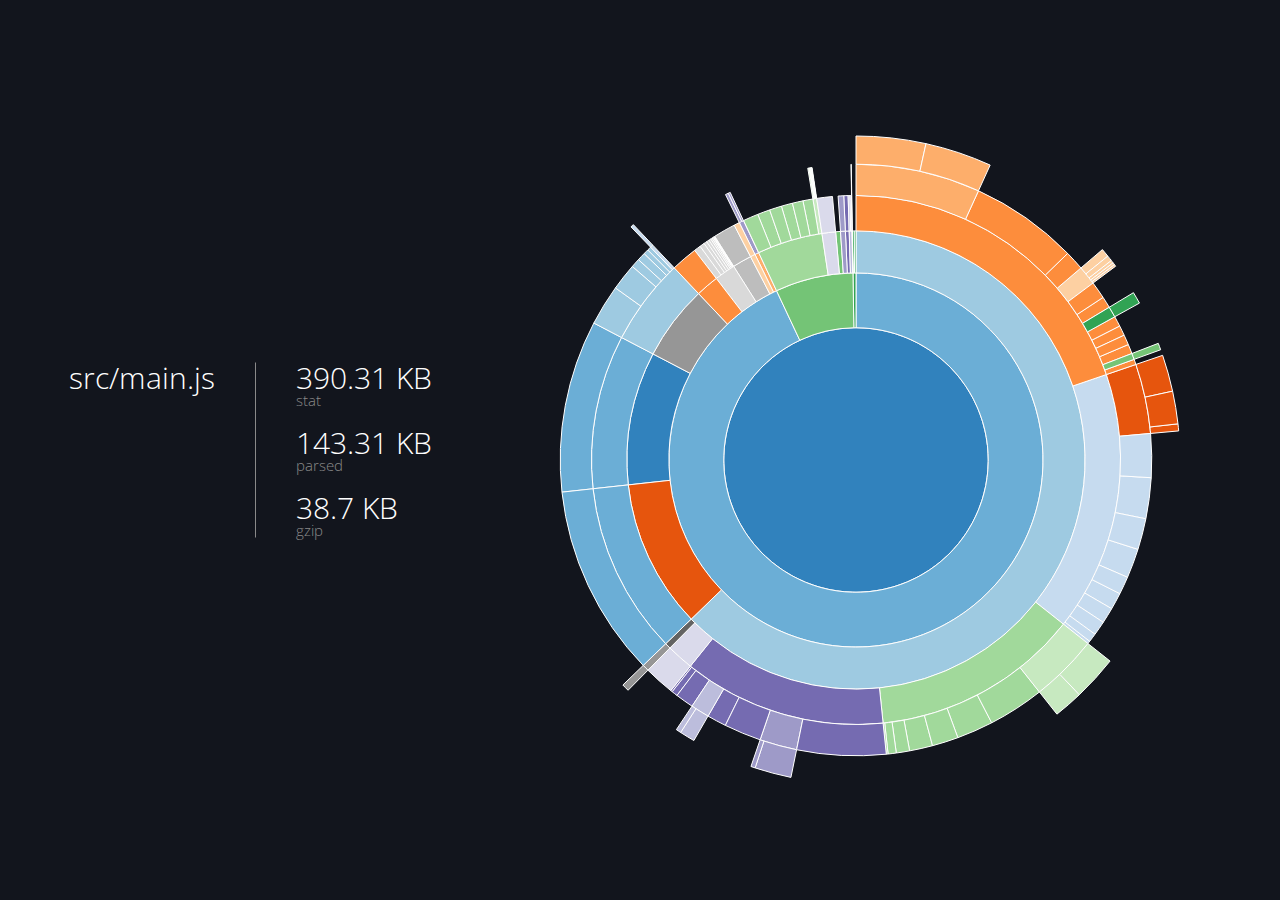
<file: todo-mvc-tsx/report.html>
<!DOCTYPE html>
<html>
  <head>
    <meta charset="UTF-8"/>
    <title>Webpack Bundle Analyzer</title>
    <script>
      window.chartData = [{"label":"src/main.js","statSize":399680,"parsedSize":146749,"gzipSize":39625,"groups":[{"label":"node_modules","path":"./node_modules","statSize":371764,"parsedSize":129525,"gzipSize":53001,"groups":[{"label":"@dojo","path":"./node_modules/@dojo","statSize":250924,"parsedSize":89928,"gzipSize":37179,"groups":[{"label":"shim","path":"./node_modules/@dojo/shim","statSize":63513,"parsedSize":22794,"gzipSize":8936,"groups":[{"id":0,"label":"global.js","path":"./node_modules/@dojo/shim/global.js","statSize":624,"parsedSize":215,"gzipSize":174},{"id":3,"label":"Symbol.js","path":"./node_modules/@dojo/shim/Symbol.js","statSize":6419,"parsedSize":2958,"gzipSize":897},{"label":"support","path":"./node_modules/@dojo/shim/support","statSize":15208,"parsedSize":5910,"gzipSize":2239,"groups":[{"id":4,"label":"has.js","path":"./node_modules/@dojo/shim/support/has.js","statSize":7310,"parsedSize":3614,"gzipSize":1165},{"id":23,"label":"util.js","path":"./node_modules/@dojo/shim/support/util.js","statSize":1400,"parsedSize":348,"gzipSize":251},{"id":72,"label":"queue.js","path":"./node_modules/@dojo/shim/support/queue.js","statSize":6498,"parsedSize":1948,"gzipSize":823}]},{"id":6,"label":"Map.js","path":"./node_modules/@dojo/shim/Map.js","statSize":3688,"parsedSize":1536,"gzipSize":631},{"id":10,"label":"Promise.js","path":"./node_modules/@dojo/shim/Promise.js","statSize":8922,"parsedSize":1615,"gzipSize":733},{"id":11,"label":"WeakMap.js","path":"./node_modules/@dojo/shim/WeakMap.js","statSize":3891,"parsedSize":1601,"gzipSize":686},{"id":12,"label":"iterator.js","path":"./node_modules/@dojo/shim/iterator.js","statSize":3432,"parsedSize":1040,"gzipSize":525},{"id":16,"label":"object.js","path":"./node_modules/@dojo/shim/object.js","statSize":3130,"parsedSize":1589,"gzipSize":573},{"id":22,"label":"array.js","path":"./node_modules/@dojo/shim/array.js","statSize":6786,"parsedSize":2198,"gzipSize":920},{"id":70,"label":"number.js","path":"./node_modules/@dojo/shim/number.js","statSize":1886,"parsedSize":441,"gzipSize":263},{"id":71,"label":"string.js","path":"./node_modules/@dojo/shim/string.js","statSize":9527,"parsedSize":3691,"gzipSize":1295}]},{"label":"widget-core","path":"./node_modules/@dojo/widget-core","statSize":78995,"parsedSize":32211,"gzipSize":12823,"groups":[{"id":1,"label":"WidgetBase.js","path":"./node_modules/@dojo/widget-core/WidgetBase.js","statSize":23573,"parsedSize":9030,"gzipSize":2960},{"id":7,"label":"d.js","path":"./node_modules/@dojo/widget-core/d.js","statSize":2507,"parsedSize":919,"gzipSize":488},{"label":"mixins","path":"./node_modules/@dojo/widget-core/mixins","statSize":27158,"parsedSize":10864,"gzipSize":3677,"groups":[{"id":8,"label":"Themeable.js","path":"./node_modules/@dojo/widget-core/mixins/Themeable.js","statSize":13851,"parsedSize":4726,"gzipSize":1720},{"id":80,"label":"Projector.js","path":"./node_modules/@dojo/widget-core/mixins/Projector.js","statSize":13307,"parsedSize":6138,"gzipSize":1957}]},{"id":9,"label":"tsx.js","path":"./node_modules/@dojo/widget-core/tsx.js","statSize":2200,"parsedSize":1052,"gzipSize":577},{"label":"decorators","path":"./node_modules/@dojo/widget-core/decorators","statSize":4164,"parsedSize":1385,"gzipSize":1045,"groups":[{"id":13,"label":"handleDecorator.js","path":"./node_modules/@dojo/widget-core/decorators/handleDecorator.js","statSize":584,"parsedSize":183,"gzipSize":160},{"id":18,"label":"inject.js","path":"./node_modules/@dojo/widget-core/decorators/inject.js","statSize":1666,"parsedSize":471,"gzipSize":319},{"id":77,"label":"afterRender.js","path":"./node_modules/@dojo/widget-core/decorators/afterRender.js","statSize":404,"parsedSize":197,"gzipSize":170},{"id":78,"label":"beforeProperties.js","path":"./node_modules/@dojo/widget-core/decorators/beforeProperties.js","statSize":429,"parsedSize":207,"gzipSize":168},{"id":79,"label":"diffProperty.js","path":"./node_modules/@dojo/widget-core/decorators/diffProperty.js","statSize":1081,"parsedSize":327,"gzipSize":228}]},{"id":17,"label":"Registry.js","path":"./node_modules/@dojo/widget-core/Registry.js","statSize":4236,"parsedSize":2057,"gzipSize":754},{"id":24,"label":"Injector.js","path":"./node_modules/@dojo/widget-core/Injector.js","statSize":1160,"parsedSize":644,"gzipSize":373},{"id":36,"label":"diff.js","path":"./node_modules/@dojo/widget-core/diff.js","statSize":2079,"parsedSize":671,"gzipSize":372},{"id":73,"label":"Container.js","path":"./node_modules/@dojo/widget-core/Container.js","statSize":2197,"parsedSize":1149,"gzipSize":589},{"id":74,"label":"NodeHandler.js","path":"./node_modules/@dojo/widget-core/NodeHandler.js","statSize":2253,"parsedSize":1074,"gzipSize":511},{"id":75,"label":"RegistryHandler.js","path":"./node_modules/@dojo/widget-core/RegistryHandler.js","statSize":3761,"parsedSize":1808,"gzipSize":723},{"label":"animations","path":"./node_modules/@dojo/widget-core/animations","statSize":2362,"parsedSize":909,"gzipSize":405,"groups":[{"id":76,"label":"cssTransitions.js","path":"./node_modules/@dojo/widget-core/animations/cssTransitions.js","statSize":2362,"parsedSize":909,"gzipSize":405}]},{"label":"util","path":"./node_modules/@dojo/widget-core/util","statSize":1345,"parsedSize":649,"gzipSize":349,"groups":[{"id":81,"label":"eventHandlerInterceptor.js","path":"./node_modules/@dojo/widget-core/util/eventHandlerInterceptor.js","statSize":1345,"parsedSize":649,"gzipSize":349}]}]},{"label":"core","path":"./node_modules/@dojo/core","statSize":50804,"parsedSize":12963,"gzipSize":5666,"groups":[{"id":2,"label":"Evented.js","path":"./node_modules/@dojo/core/Evented.js","statSize":5054,"parsedSize":1545,"gzipSize":781},{"id":5,"label":"lang.js","path":"./node_modules/@dojo/core/lang.js","statSize":7957,"parsedSize":2219,"gzipSize":872},{"id":19,"label":"UrlSearchParams.js","path":"./node_modules/@dojo/core/UrlSearchParams.js","statSize":5708,"parsedSize":1377,"gzipSize":623},{"id":31,"label":"on.js","path":"./node_modules/@dojo/core/on.js","statSize":2908,"parsedSize":1305,"gzipSize":567},{"id":59,"label":"Destroyable.js","path":"./node_modules/@dojo/core/Destroyable.js","statSize":1780,"parsedSize":545,"gzipSize":316},{"id":60,"label":"aspect.js","path":"./node_modules/@dojo/core/aspect.js","statSize":12239,"parsedSize":2545,"gzipSize":1008},{"label":"async","path":"./node_modules/@dojo/core/async","statSize":14775,"parsedSize":3202,"gzipSize":1307,"groups":[{"id":61,"label":"ExtensiblePromise.js","path":"./node_modules/@dojo/core/async/ExtensiblePromise.js","statSize":5818,"parsedSize":1086,"gzipSize":497},{"id":62,"label":"Task.js","path":"./node_modules/@dojo/core/async/Task.js","statSize":8957,"parsedSize":2116,"gzipSize":810}]},{"id":63,"label":"uuid.js","path":"./node_modules/@dojo/core/uuid.js","statSize":383,"parsedSize":225,"gzipSize":192}]},{"label":"routing","path":"./node_modules/@dojo/routing","statSize":49574,"parsedSize":19695,"gzipSize":8576,"groups":[{"id":20,"label":"RouterInjector.js","path":"./node_modules/@dojo/routing/RouterInjector.js","statSize":1325,"parsedSize":476,"gzipSize":327},{"id":21,"label":"interfaces.js","path":"./node_modules/@dojo/routing/interfaces.js","statSize":371,"parsedSize":175,"gzipSize":163},{"id":33,"label":"Outlet.js","path":"./node_modules/@dojo/routing/Outlet.js","statSize":4241,"parsedSize":1927,"gzipSize":894},{"label":"lib","path":"./node_modules/@dojo/routing/lib","statSize":8134,"parsedSize":2839,"gzipSize":1277,"groups":[{"id":34,"label":"path.js","path":"./node_modules/@dojo/routing/lib/path.js","statSize":7273,"parsedSize":2486,"gzipSize":1024},{"id":35,"label":"router.js","path":"./node_modules/@dojo/routing/lib/router.js","statSize":861,"parsedSize":353,"gzipSize":253}]},{"id":65,"label":"Link.js","path":"./node_modules/@dojo/routing/Link.js","statSize":3972,"parsedSize":2163,"gzipSize":978},{"id":66,"label":"Route.js","path":"./node_modules/@dojo/routing/Route.js","statSize":8093,"parsedSize":3052,"gzipSize":1252},{"id":67,"label":"Router.js","path":"./node_modules/@dojo/routing/Router.js","statSize":19395,"parsedSize":7081,"gzipSize":2702},{"label":"history","path":"./node_modules/@dojo/routing/history","statSize":4043,"parsedSize":1982,"gzipSize":983,"groups":[{"id":68,"label":"HashHistory.js","path":"./node_modules/@dojo/routing/history/HashHistory.js","statSize":3042,"parsedSize":1416,"gzipSize":636},{"id":69,"label":"HistoryBase.js","path":"./node_modules/@dojo/routing/history/HistoryBase.js","statSize":1001,"parsedSize":566,"gzipSize":347}]}]},{"label":"has","path":"./node_modules/@dojo/has","statSize":6591,"parsedSize":1609,"gzipSize":782,"groups":[{"id":32,"label":"has.js","path":"./node_modules/@dojo/has/has.js","statSize":6591,"parsedSize":1609,"gzipSize":782}]},{"label":"interop","path":"./node_modules/@dojo/interop","statSize":1447,"parsedSize":656,"gzipSize":396,"groups":[{"label":"redux","path":"./node_modules/@dojo/interop/redux","statSize":1447,"parsedSize":656,"gzipSize":396,"groups":[{"id":64,"label":"ReduxInjector.js","path":"./node_modules/@dojo/interop/redux/ReduxInjector.js","statSize":1447,"parsedSize":656,"gzipSize":396}]}]}]},{"label":"process","path":"./node_modules/process","statSize":5418,"parsedSize":1671,"gzipSize":696,"groups":[{"id":15,"label":"browser.js","path":"./node_modules/process/browser.js","statSize":5418,"parsedSize":1671,"gzipSize":696}]},{"label":"lodash-es","path":"./node_modules/lodash-es","statSize":5876,"parsedSize":1364,"gzipSize":1269,"groups":[{"id":25,"label":"_Symbol.js","path":"./node_modules/lodash-es/_Symbol.js","statSize":116,"parsedSize":45,"gzipSize":65},{"id":26,"label":"isPlainObject.js","path":"./node_modules/lodash-es/isPlainObject.js","statSize":1648,"parsedSize":353,"gzipSize":244},{"id":45,"label":"_baseGetTag.js","path":"./node_modules/lodash-es/_baseGetTag.js","statSize":790,"parsedSize":204,"gzipSize":178},{"id":46,"label":"_freeGlobal.js","path":"./node_modules/lodash-es/_freeGlobal.js","statSize":171,"parsedSize":99,"gzipSize":107},{"id":47,"label":"_getPrototype.js","path":"./node_modules/lodash-es/_getPrototype.js","statSize":161,"parsedSize":73,"gzipSize":89},{"id":48,"label":"_getRawTag.js","path":"./node_modules/lodash-es/_getRawTag.js","statSize":1137,"parsedSize":237,"gzipSize":197},{"id":49,"label":"_objectToString.js","path":"./node_modules/lodash-es/_objectToString.js","statSize":563,"parsedSize":87,"gzipSize":103},{"id":50,"label":"_overArg.js","path":"./node_modules/lodash-es/_overArg.js","statSize":380,"parsedSize":71,"gzipSize":76},{"id":51,"label":"_root.js","path":"./node_modules/lodash-es/_root.js","statSize":298,"parsedSize":126,"gzipSize":124},{"id":52,"label":"isObjectLike.js","path":"./node_modules/lodash-es/isObjectLike.js","statSize":612,"parsedSize":69,"gzipSize":86}]},{"label":"maquette","path":"./node_modules/maquette","statSize":37553,"parsedSize":9050,"gzipSize":3425,"groups":[{"label":"dist","path":"./node_modules/maquette/dist","statSize":37553,"parsedSize":9050,"gzipSize":3425,"groups":[{"id":27,"label":"maquette.js","path":"./node_modules/maquette/dist/maquette.js","statSize":37553,"parsedSize":9050,"gzipSize":3425}]}]},{"label":"redux","path":"./node_modules/redux","statSize":21103,"parsedSize":6473,"gzipSize":3389,"groups":[{"label":"es","path":"./node_modules/redux/es","statSize":21103,"parsedSize":6473,"gzipSize":3389,"groups":[{"id":28,"label":"compose.js","path":"./node_modules/redux/es/compose.js","statSize":870,"parsedSize":241,"gzipSize":169},{"id":29,"label":"createStore.js","path":"./node_modules/redux/es/createStore.js","statSize":8877,"parsedSize":1475,"gzipSize":688},{"label":"utils","path":"./node_modules/redux/es/utils","statSize":637,"parsedSize":148,"gzipSize":125,"groups":[{"id":30,"label":"warning.js","path":"./node_modules/redux/es/utils/warning.js","statSize":637,"parsedSize":148,"gzipSize":125}]},{"id":54,"label":"applyMiddleware.js","path":"./node_modules/redux/es/applyMiddleware.js","statSize":1805,"parsedSize":508,"gzipSize":302},{"id":55,"label":"bindActionCreators.js","path":"./node_modules/redux/es/bindActionCreators.js","statSize":1975,"parsedSize":500,"gzipSize":306},{"id":56,"label":"combineReducers.js","path":"./node_modules/redux/es/combineReducers.js","statSize":5862,"parsedSize":2760,"gzipSize":1300},{"id":57,"label":"index.js","path":"./node_modules/redux/es/index.js","statSize":1077,"parsedSize":841,"gzipSize":499}]}]},{"label":"pepjs","path":"./node_modules/pepjs","statSize":41906,"parsedSize":17998,"gzipSize":5484,"groups":[{"label":"dist","path":"./node_modules/pepjs/dist","statSize":41906,"parsedSize":17998,"gzipSize":5484,"groups":[{"id":53,"label":"pep.js","path":"./node_modules/pepjs/dist/pep.js","statSize":41906,"parsedSize":17998,"gzipSize":5484}]}]},{"label":"setimmediate","path":"./node_modules/setimmediate","statSize":6473,"parsedSize":1717,"gzipSize":826,"groups":[{"id":58,"label":"setImmediate.js","path":"./node_modules/setimmediate/setImmediate.js","statSize":6473,"parsedSize":1717,"gzipSize":826}]},{"label":"symbol-observable","path":"./node_modules/symbol-observable","statSize":1151,"parsedSize":520,"gzipSize":423,"groups":[{"id":82,"label":"index.js","path":"./node_modules/symbol-observable/index.js","statSize":41,"parsedSize":17,"gzipSize":37},{"label":"lib","path":"./node_modules/symbol-observable/lib","statSize":1110,"parsedSize":503,"gzipSize":386,"groups":[{"id":83,"label":"index.js","path":"./node_modules/symbol-observable/lib/index.js","statSize":661,"parsedSize":288,"gzipSize":218},{"id":84,"label":"ponyfill.js","path":"./node_modules/symbol-observable/lib/ponyfill.js","statSize":449,"parsedSize":215,"gzipSize":168}]}]},{"label":"timers-browserify","path":"./node_modules/timers-browserify","statSize":1360,"parsedSize":804,"gzipSize":310,"groups":[{"id":85,"label":"main.js","path":"./node_modules/timers-browserify/main.js","statSize":1360,"parsedSize":804,"gzipSize":310}]}]},{"label":"buildin","path":"./buildin","statSize":1026,"parsedSize":433,"gzipSize":308,"groups":[{"id":14,"label":"global.js","path":"./buildin/global.js","statSize":509,"parsedSize":145,"gzipSize":132},{"id":86,"label":"module.js","path":"./buildin/module.js","statSize":517,"parsedSize":288,"gzipSize":176}]},{"label":"src","path":"./src","statSize":26890,"parsedSize":14198,"gzipSize":7387,"groups":[{"id":37,"label":"main.css","path":"./src/main.css","statSize":41,"parsedSize":2,"gzipSize":22},{"id":38,"label":"main.ts","path":"./src/main.ts","statSize":1357,"parsedSize":598,"gzipSize":407},{"label":"widgets","path":"./src/widgets","statSize":18426,"parsedSize":10213,"gzipSize":5322,"groups":[{"label":"styles","path":"./src/widgets/styles","statSize":928,"parsedSize":602,"gzipSize":660,"groups":[{"id":39,"label":"todoApp.css","path":"./src/widgets/styles/todoApp.css","statSize":123,"parsedSize":71,"gzipSize":88},{"id":40,"label":"todoFilter.css","path":"./src/widgets/styles/todoFilter.css","statSize":131,"parsedSize":79,"gzipSize":94},{"id":41,"label":"todoFooter.css","path":"./src/widgets/styles/todoFooter.css","statSize":160,"parsedSize":106,"gzipSize":116},{"id":42,"label":"todoHeader.css","path":"./src/widgets/styles/todoHeader.css","statSize":151,"parsedSize":97,"gzipSize":113},{"id":43,"label":"todoItem.css","path":"./src/widgets/styles/todoItem.css","statSize":256,"parsedSize":192,"gzipSize":179},{"id":44,"label":"todoList.css","path":"./src/widgets/styles/todoList.css","statSize":107,"parsedSize":57,"gzipSize":70}]},{"id":92,"label":"TodoApp.tsx","path":"./src/widgets/TodoApp.tsx","statSize":3071,"parsedSize":1544,"gzipSize":778},{"id":93,"label":"TodoFilter.tsx","path":"./src/widgets/TodoFilter.tsx","statSize":2440,"parsedSize":1319,"gzipSize":694},{"id":94,"label":"TodoFooter.tsx","path":"./src/widgets/TodoFooter.tsx","statSize":2749,"parsedSize":1473,"gzipSize":733},{"id":95,"label":"TodoHeader.tsx","path":"./src/widgets/TodoHeader.tsx","statSize":2949,"parsedSize":1690,"gzipSize":810},{"id":96,"label":"TodoItem.tsx","path":"./src/widgets/TodoItem.tsx","statSize":3710,"parsedSize":2195,"gzipSize":934},{"id":97,"label":"TodoList.tsx","path":"./src/widgets/TodoList.tsx","statSize":2579,"parsedSize":1390,"gzipSize":713}]},{"label":"actions","path":"./src/actions","statSize":1064,"parsedSize":633,"gzipSize":312,"groups":[{"id":87,"label":"todoActions.ts","path":"./src/actions/todoActions.ts","statSize":1064,"parsedSize":633,"gzipSize":312}]},{"label":"containers","path":"./src/containers","statSize":1354,"parsedSize":776,"gzipSize":334,"groups":[{"id":88,"label":"TodoAppContainer.ts","path":"./src/containers/TodoAppContainer.ts","statSize":1354,"parsedSize":776,"gzipSize":334}]},{"label":"outlets","path":"./src/outlets","statSize":784,"parsedSize":425,"gzipSize":345,"groups":[{"id":89,"label":"TodoFooterOutlet.ts","path":"./src/outlets/TodoFooterOutlet.ts","statSize":388,"parsedSize":207,"gzipSize":169},{"id":90,"label":"TodoListOutlet.ts","path":"./src/outlets/TodoListOutlet.ts","statSize":396,"parsedSize":218,"gzipSize":176}]},{"label":"reducers","path":"./src/reducers","statSize":3824,"parsedSize":1528,"gzipSize":604,"groups":[{"id":91,"label":"index.ts","path":"./src/reducers/index.ts","statSize":3824,"parsedSize":1528,"gzipSize":604}]},{"label":"main.css .","path":"./src/main.css .","statSize":40,"parsedSize":23,"gzipSize":41,"groups":[{"label":"src","path":"./src/main.css ./src","statSize":40,"parsedSize":23,"gzipSize":41,"groups":[{"id":98,"label":"main.ts","path":"./src/main.css ./src/main.ts","statSize":40,"parsedSize":23,"gzipSize":41}]}]}]}]}];
      window.reportType = 'sunburst';
    </script>
    
  <!-- viewer.js -->
  <script>
    (function(t){function n(r){if(e[r])return e[r].exports;var i=e[r]={i:r,l:!1,exports:{}};return t[r].call(i.exports,i,i.exports,n),i.l=!0,i.exports}var e={};return n.m=t,n.c=e,n.i=function(t){return t},n.d=function(t,n,e){Object.defineProperty(t,n,{configurable:!1,enumerable:!0,get:e})},n.n=function(t){var e=t&&t.__esModule?function(){return t.default}:function(){return t};return n.d(e,"a",e),e},n.o=function(t,n){return Object.prototype.hasOwnProperty.call(t,n)},n.p="/",n(n.s=27)})([function(t,n,e){!function(t,e){e(n)}(this,function(t){function n(t,n,e){this.nodeName=t,this.attributes=n,this.children=e,this.key=n&&n.key}function e(t,e){var r,i,o,a,u=[];for(a=arguments.length;a-- >2;)q.push(arguments[a]);for(e&&e.children&&(q.length||q.push(e.children),delete e.children);q.length;)if((i=q.pop())instanceof Array)for(a=i.length;a--;)q.push(i[a]);else null!=i&&i!==!1&&("number"!=typeof i&&i!==!0||(i=String(i)),o="string"==typeof i,o&&r?u[u.length-1]+=i:(u.push(i),r=o));var l=new n(t,e||void 0,u);return G.vnode&&G.vnode(l),l}function r(t,n){if(n)for(var e in n)t[e]=n[e];return t}function i(t){return r({},t)}function o(t,n){for(var e=n.split("."),r=0;r<e.length&&t;r++)t=t[e[r]];return t}function a(t){return"function"==typeof t}function u(t){return"string"==typeof t}function l(t){var n="";for(var e in t)t[e]&&(n&&(n+=" "),n+=e);return n}function c(t,n){return e(t.nodeName,r(i(t.attributes),n),arguments.length>2?[].slice.call(arguments,2):t.children)}function s(t,n,e){var r=n.split(".");return function(n){for(var i=n&&n.target||this,a={},l=a,c=u(e)?o(n,e):i.nodeName?i.type.match(/^che|rad/)?i.checked:i.value:n,s=0;s<r.length-1;s++)l=l[r[s]]||(l[r[s]]=!s&&t.state[r[s]]||{});l[r[s]]=c,t.setState(a)}}function f(t){!t._dirty&&(t._dirty=!0)&&1==X.push(t)&&(G.debounceRendering||I)(h)}function h(){var t,n=X;for(X=[];t=n.pop();)t._dirty&&N(t)}function p(t){var n=t&&t.nodeName;return n&&a(n)&&!(n.prototype&&n.prototype.render)}function d(t,n){return t.nodeName(y(t),n||W)}function g(t,n){return u(n)?t instanceof Text:u(n.nodeName)?v(t,n.nodeName):a(n.nodeName)?t._componentConstructor===n.nodeName||p(n):void 0}function v(t,n){return t.normalizedNodeName===n||H(t.nodeName)===H(n)}function y(t){var n=i(t.attributes);n.children=t.children;var e=t.nodeName.defaultProps;if(e)for(var r in e)void 0===n[r]&&(n[r]=e[r]);return n}function b(t){var n=t.parentNode;n&&n.removeChild(t)}function m(t,n,e,r,i){if("className"===n&&(n="class"),"class"===n&&r&&"object"==typeof r&&(r=l(r)),"key"===n);else if("class"!==n||i)if("style"===n){if((!r||u(r)||u(e))&&(t.style.cssText=r||""),r&&"object"==typeof r){if(!u(e))for(var o in e)o in r||(t.style[o]="");for(var o in r)t.style[o]="number"!=typeof r[o]||Y[o]?r[o]:r[o]+"px"}}else if("dangerouslySetInnerHTML"===n)r&&(t.innerHTML=r.__html);else if("o"==n[0]&&"n"==n[1]){var c=t._listeners||(t._listeners={});n=H(n.substring(2)),r?c[n]||t.addEventListener(n,w,!!K[n]):c[n]&&t.removeEventListener(n,w,!!K[n]),c[n]=r}else if("list"!==n&&"type"!==n&&!i&&n in t)x(t,n,null==r?"":r),null!=r&&r!==!1||t.removeAttribute(n);else{var s=i&&n.match(/^xlink\:?(.+)/);null==r||r===!1?s?t.removeAttributeNS("http://www.w3.org/1999/xlink",H(s[1])):t.removeAttribute(n):"object"==typeof r||a(r)||(s?t.setAttributeNS("http://www.w3.org/1999/xlink",H(s[1]),r):t.setAttribute(n,r))}else t.className=r||""}function x(t,n,e){try{t[n]=e}catch(t){}}function w(t){return this._listeners[t.type](G.event&&G.event(t)||t)}function M(t){if(b(t),t instanceof Element){t._component=t._componentConstructor=null;var n=t.normalizedNodeName||H(t.nodeName);(Z[n]||(Z[n]=[])).push(t)}}function C(t,n){var e=H(t),r=Z[e]&&Z[e].pop()||(n?document.createElementNS("http://www.w3.org/2000/svg",t):document.createElement(t));return r.normalizedNodeName=e,r}function S(){for(var t;t=J.pop();)G.afterMount&&G.afterMount(t),t.componentDidMount&&t.componentDidMount()}function T(t,n,e,r,i,o){$++||(Q=i instanceof SVGElement);var a=z(t,n,e,r);return i&&a.parentNode!==i&&i.appendChild(a),--$||o||S(),a}function z(t,n,e,r){for(var i=n&&n.attributes;p(n);)n=d(n,e);if(null==n&&(n=""),u(n)){if(t){if(t instanceof Text&&t.parentNode)return t.nodeValue!=n&&(t.nodeValue=n),t;L(t)}return document.createTextNode(n)}if(a(n.nodeName))return j(t,n,e,r);var o=t,l=n.nodeName,c=Q,s=n.children;if(u(l)||(l=String(l)),Q="svg"===l||"foreignObject"!==l&&Q,t){if(!v(t,l)){for(o=C(l,Q);t.firstChild;)o.appendChild(t.firstChild);L(t)}}else o=C(l,Q);s&&1===s.length&&"string"==typeof s[0]&&1===o.childNodes.length&&o.firstChild instanceof Text?o.firstChild.nodeValue!=s[0]&&(o.firstChild.nodeValue=s[0]):(s&&s.length||o.firstChild)&&_(o,s,e,r);var f=o[V];if(!f){o[V]=f={};for(var h=o.attributes,g=h.length;g--;)f[h[g].name]=h[g].value}return E(o,n.attributes,f),i&&"function"==typeof i.ref&&(f.ref=i.ref)(o),Q=c,o}function _(t,n,e,r){var i,o,u,l,c=t.childNodes,s=[],f={},h=0,p=0,d=c.length,v=0,y=n&&n.length;if(d)for(var b=0;b<d;b++){var m=c[b],x=y?(o=m._component)?o.__key:(o=m[V])?o.key:null:null;x||0===x?(h++,f[x]=m):s[v++]=m}if(y)for(var b=0;b<y;b++){u=n[b],l=null;var x=u.key;if(null!=x)h&&x in f&&(l=f[x],f[x]=void 0,h--);else if(!l&&p<v){for(i=p;i<v;i++)if(o=s[i],o&&g(o,u)){l=o,s[i]=void 0,i===v-1&&v--,i===p&&p++;break}!l&&p<v&&a(u.nodeName)&&r&&(l=s[p],s[p++]=void 0)}l=z(l,u,e,r),l&&l!==t&&l!==c[b]&&t.insertBefore(l,c[b]||null)}if(h)for(var b in f)f[b]&&L(f[b]);p<v&&k(s)}function k(t,n){for(var e=t.length;e--;)t[e]&&L(t[e],n)}function L(t,n){var e=t._component;e?F(e,!n):(t[V]&&t[V].ref&&t[V].ref(null),n||M(t),t.childNodes&&t.childNodes.length&&k(t.childNodes,n))}function E(t,n,e){for(var r in e)n&&r in n||null==e[r]||m(t,r,e[r],e[r]=void 0,Q);if(n)for(var i in n)"children"===i||"innerHTML"===i||i in e&&n[i]===("value"===i||"checked"===i?t[i]:e[i])||m(t,i,e[i],e[i]=n[i],Q)}function D(t){var n=t.constructor.name,e=tt[n];e?e.push(t):tt[n]=[t]}function P(t,n,e){var r=new t(n,e),i=tt[t.name];if(O.call(r,n,e),i)for(var o=i.length;o--;)if(i[o].constructor===t){r.nextBase=i[o].nextBase,i.splice(o,1);break}return r}function A(t,n,e,r,i){t._disable||(t._disable=!0,(t.__ref=n.ref)&&delete n.ref,(t.__key=n.key)&&delete n.key,!t.base||i?t.componentWillMount&&t.componentWillMount():t.componentWillReceiveProps&&t.componentWillReceiveProps(n,r),r&&r!==t.context&&(t.prevContext||(t.prevContext=t.context),t.context=r),t.prevProps||(t.prevProps=t.props),t.props=n,t._disable=!1,0!==e&&(1!==e&&G.syncComponentUpdates===!1&&t.base?f(t):N(t,1,i)),t.__ref&&t.__ref(t))}function N(t,n,e,o){if(!t._disable){var u,l,c,s,f=t.props,h=t.state,g=t.context,v=t.prevProps||f,b=t.prevState||h,m=t.prevContext||g,x=t.base,w=t.nextBase,M=x||w,C=t._component;if(x&&(t.props=v,t.state=b,t.context=m,2!==n&&t.shouldComponentUpdate&&t.shouldComponentUpdate(f,h,g)===!1?u=!0:t.componentWillUpdate&&t.componentWillUpdate(f,h,g),t.props=f,t.state=h,t.context=g),t.prevProps=t.prevState=t.prevContext=t.nextBase=null,t._dirty=!1,!u){for(t.render&&(l=t.render(f,h,g)),t.getChildContext&&(g=r(i(g),t.getChildContext()));p(l);)l=d(l,g);var z,_,k=l&&l.nodeName;if(a(k)){c=C;var E=y(l);c&&c.constructor===k?A(c,E,1,g):(z=c,c=P(k,E,g),c.nextBase=c.nextBase||w,c._parentComponent=t,t._component=c,A(c,E,0,g),N(c,1,e,!0)),_=c.base}else s=M,z=C,z&&(s=t._component=null),(M||1===n)&&(s&&(s._component=null),_=T(s,l,g,e||!x,M&&M.parentNode,!0));if(M&&_!==M&&c!==C){var D=M.parentNode;D&&_!==D&&(D.replaceChild(_,M),z||(M._component=null,L(M)))}if(z&&F(z,_!==M),t.base=_,_&&!o){for(var j=t,O=t;O=O._parentComponent;)(j=O).base=_;_._component=j,_._componentConstructor=j.constructor}}!x||e?J.unshift(t):u||(t.componentDidUpdate&&t.componentDidUpdate(v,b,m),G.afterUpdate&&G.afterUpdate(t));var R,q=t._renderCallbacks;if(q)for(;R=q.pop();)R.call(t);$||o||S()}}function j(t,n,e,r){for(var i=t&&t._component,o=t,a=i&&t._componentConstructor===n.nodeName,u=a,l=y(n);i&&!u&&(i=i._parentComponent);)u=i.constructor===n.nodeName;return i&&u&&(!r||i._component)?(A(i,l,3,e,r),t=i.base):(i&&!a&&(F(i,!0),t=o=null),i=P(n.nodeName,l,e),t&&!i.nextBase&&(i.nextBase=t,o=null),A(i,l,1,e,r),t=i.base,o&&t!==o&&(o._component=null,L(o))),t}function F(t,n){G.beforeUnmount&&G.beforeUnmount(t);var e=t.base;t._disable=!0,t.componentWillUnmount&&t.componentWillUnmount(),t.base=null;var r=t._component;r?F(r,n):e&&(e[V]&&e[V].ref&&e[V].ref(null),t.nextBase=e,n&&(b(e),D(t)),k(e.childNodes,!n)),t.__ref&&t.__ref(null),t.componentDidUnmount&&t.componentDidUnmount()}function O(t,n){this._dirty=!0,this.context=n,this.props=t,this.state||(this.state={})}function R(t,n,e){return T(e,t,{},!1,n)}var G={},q=[],B={},H=function(t){return B[t]||(B[t]=t.toLowerCase())},U="undefined"!=typeof Promise&&Promise.resolve(),I=U?function(t){U.then(t)}:setTimeout,W={},V="undefined"!=typeof Symbol?Symbol.for("preactattr"):"__preactattr_",Y={boxFlex:1,boxFlexGroup:1,columnCount:1,fillOpacity:1,flex:1,flexGrow:1,flexPositive:1,flexShrink:1,flexNegative:1,fontWeight:1,lineClamp:1,lineHeight:1,opacity:1,order:1,orphans:1,strokeOpacity:1,widows:1,zIndex:1,zoom:1},K={blur:1,error:1,focus:1,load:1,resize:1,scroll:1},X=[],Z={},J=[],$=0,Q=!1,tt={};r(O.prototype,{linkState:function(t,n){var e=this._linkedStates||(this._linkedStates={});return e[t+n]||(e[t+n]=s(this,t,n))},setState:function(t,n){var e=this.state;this.prevState||(this.prevState=i(e)),r(e,a(t)?t(e,this.props):t),n&&(this._renderCallbacks=this._renderCallbacks||[]).push(n),f(this)},forceUpdate:function(){N(this,2)},render:function(){}}),t.h=e,t.cloneElement=c,t.Component=O,t.render=R,t.rerender=h,t.options=G})},function(t,n){t.exports=function(){var t=[];return t.toString=function(){for(var t=[],n=0;n<this.length;n++){var e=this[n];e[2]?t.push("@media "+e[2]+"{"+e[1]+"}"):t.push(e[1])}return t.join("")},t.i=function(n,e){"string"==typeof n&&(n=[[null,n,""]]);for(var r={},i=0;i<this.length;i++){var o=this[i][0];"number"==typeof o&&(r[o]=!0)}for(i=0;i<n.length;i++){var a=n[i];"number"==typeof a[0]&&r[a[0]]||(e&&!a[2]?a[2]=e:e&&(a[2]="("+a[2]+") and ("+e+")"),t.push(a))}},t}},function(t,n){function e(t,n){for(var e=0;e<t.length;e++){var r=t[e],i=h[r.id];if(i){i.refs++;for(var o=0;o<i.parts.length;o++)i.parts[o](r.parts[o]);for(;o<r.parts.length;o++)i.parts.push(l(r.parts[o],n))}else{for(var a=[],o=0;o<r.parts.length;o++)a.push(l(r.parts[o],n));h[r.id]={id:r.id,refs:1,parts:a}}}}function r(t){for(var n=[],e={},r=0;r<t.length;r++){var i=t[r],o=i[0],a=i[1],u=i[2],l=i[3],c={css:a,media:u,sourceMap:l};e[o]?e[o].parts.push(c):n.push(e[o]={id:o,parts:[c]})}return n}function i(t,n){var e=g(),r=b[b.length-1];if("top"===t.insertAt)r?r.nextSibling?e.insertBefore(n,r.nextSibling):e.appendChild(n):e.insertBefore(n,e.firstChild),b.push(n);else{if("bottom"!==t.insertAt)throw new Error("Invalid value for parameter 'insertAt'. Must be 'top' or 'bottom'.");e.appendChild(n)}}function o(t){t.parentNode.removeChild(t);var n=b.indexOf(t);n>=0&&b.splice(n,1)}function a(t){var n=document.createElement("style");return n.type="text/css",i(t,n),n}function u(t){var n=document.createElement("link");return n.rel="stylesheet",i(t,n),n}function l(t,n){var e,r,i;if(n.singleton){var l=y++;e=v||(v=a(n)),r=c.bind(null,e,l,!1),i=c.bind(null,e,l,!0)}else t.sourceMap&&"function"==typeof URL&&"function"==typeof URL.createObjectURL&&"function"==typeof URL.revokeObjectURL&&"function"==typeof Blob&&"function"==typeof btoa?(e=u(n),r=f.bind(null,e),i=function(){o(e),e.href&&URL.revokeObjectURL(e.href)}):(e=a(n),r=s.bind(null,e),i=function(){o(e)});return r(t),function(n){if(n){if(n.css===t.css&&n.media===t.media&&n.sourceMap===t.sourceMap)return;r(t=n)}else i()}}function c(t,n,e,r){var i=e?"":r.css;if(t.styleSheet)t.styleSheet.cssText=m(n,i);else{var o=document.createTextNode(i),a=t.childNodes;a[n]&&t.removeChild(a[n]),a.length?t.insertBefore(o,a[n]):t.appendChild(o)}}function s(t,n){var e=n.css,r=n.media;if(r&&t.setAttribute("media",r),t.styleSheet)t.styleSheet.cssText=e;else{for(;t.firstChild;)t.removeChild(t.firstChild);t.appendChild(document.createTextNode(e))}}function f(t,n){var e=n.css,r=n.sourceMap;r&&(e+="\n/*# sourceMappingURL=data:application/json;base64,"+btoa(unescape(encodeURIComponent(JSON.stringify(r))))+" */");var i=new Blob([e],{type:"text/css"}),o=t.href;t.href=URL.createObjectURL(i),o&&URL.revokeObjectURL(o)}var h={},p=function(t){var n;return function(){return"undefined"==typeof n&&(n=t.apply(this,arguments)),n}},d=p(function(){return/msie [6-9]\b/.test(window.navigator.userAgent.toLowerCase())}),g=p(function(){return document.head||document.getElementsByTagName("head")[0]}),v=null,y=0,b=[];t.exports=function(t,n){if("undefined"!=typeof DEBUG&&DEBUG&&"object"!=typeof document)throw new Error("The style-loader cannot be used in a non-browser environment");n=n||{},"undefined"==typeof n.singleton&&(n.singleton=d()),"undefined"==typeof n.insertAt&&(n.insertAt="bottom");var i=r(t);return e(i,n),function(t){for(var o=[],a=0;a<i.length;a++){var u=i[a],l=h[u.id];l.refs--,o.push(l)}if(t){var c=r(t);e(c,n)}for(var a=0;a<o.length;a++){var l=o[a];if(0===l.refs){for(var s=0;s<l.parts.length;s++)l.parts[s]();delete h[l.id]}}}};var m=function(){var t=[];return function(n,e){return t[n]=e,t.filter(Boolean).join("\n")}}()},function(t,n,e){var r,i;(function(){"use strict";function e(){for(var t=[],n=0;n<arguments.length;n++){var r=arguments[n];if(r){var i=typeof r;if("string"===i||"number"===i)t.push(r);else if(Array.isArray(r))t.push(e.apply(null,r));else if("object"===i)for(var a in r)o.call(r,a)&&r[a]&&t.push(a)}}return t.join(" ")}var o={}.hasOwnProperty;"undefined"!=typeof t&&t.exports?t.exports=e:(r=[],i=function(){return e}.apply(n,r),!(void 0!==i&&(t.exports=i)))})()},function(t,n,e){"use strict";(function(n){(function(n){function e(t){var n=arguments.length<=1||void 0===arguments[1]?{}:arguments[1],e=[],o=0,a=void 0,u=void 0,l=void 0,c=void 0,s=void 0,f=void 0,h=void 0,p=void 0,d=void 0,g=void 0,v=void 0,y=void 0;if(isNaN(t))throw new Error("Invalid arguments");return l=n.bits===!0,d=n.unix===!0,u=n.base||2,p=void 0!==n.round?n.round:d?1:2,g=void 0!==n.spacer?n.spacer:d?"":" ",y=n.symbols||n.suffixes||{},v=2===u?n.standard||"jedec":"jedec",h=n.output||"string",a=void 0!==n.exponent?n.exponent:-1,f=Number(t),s=f<0,c=u>2?1e3:1024,s&&(f=-f),0===f?(e[0]=0,e[1]=d?"":l?"b":"B"):((a===-1||isNaN(a))&&(a=Math.floor(Math.log(f)/Math.log(c)),a<0&&(a=0)),a>8&&(a=8),o=2===u?f/Math.pow(2,10*a):f/Math.pow(1e3,a),l&&(o*=8,o>c&&a<8&&(o/=c,a++)),e[0]=Number(o.toFixed(a>0?p:0)),e[1]=10===u&&1===a?l?"kb":"kB":i[v][l?"bits":"bytes"][a],d&&(e[1]="jedec"===v?e[1].charAt(0):a>0?e[1].replace(/B$/,""):e[1],r.test(e[1])&&(e[0]=Math.floor(e[0]),e[1]=""))),s&&(e[0]=-e[0]),e[1]=y[e[1]]||e[1],"array"===h?e:"exponent"===h?a:"object"===h?{value:e[0],suffix:e[1],symbol:e[1]}:e.join(g)}var r=/^(b|B)$/,i={iec:{bits:["b","Kib","Mib","Gib","Tib","Pib","Eib","Zib","Yib"],bytes:["B","KiB","MiB","GiB","TiB","PiB","EiB","ZiB","YiB"]},jedec:{bits:["b","Kb","Mb","Gb","Tb","Pb","Eb","Zb","Yb"],bytes:["B","KB","MB","GB","TB","PB","EB","ZB","YB"]}};t.exports=e})("undefined"!=typeof window?window:n)}).call(n,e(26))},function(t,n,e){var r=e(17);"string"==typeof r&&(r=[[t.i,r,""]]);e(2)(r,{});r.locals&&(t.exports=r.locals)},function(t,n,e){"use strict";function r(t){return t&&t.__esModule?t:{default:t}}function i(t,n){if(!(t instanceof n))throw new TypeError("Cannot call a class as a function")}function o(t,n){if(!t)throw new ReferenceError("this hasn't been initialised - super() hasn't been called");return!n||"object"!=typeof n&&"function"!=typeof n?t:n}function a(t,n){if("function"!=typeof n&&null!==n)throw new TypeError("Super expression must either be null or a function, not "+typeof n);t.prototype=Object.create(n&&n.prototype,{constructor:{value:t,enumerable:!1,writable:!0,configurable:!0}}),n&&(Object.setPrototypeOf?Object.setPrototypeOf(t,n):t.__proto__=n)}n.__esModule=!0;var u=e(0),l=e(4),c=r(l),s=e(13),f=r(s),h=e(12),p=r(h),d=e(10),g=r(d),v=e(9),y=r(v),b=e(22),m=r(b),x=[{label:"Stat",prop:"statSize"},{label:"Parsed",prop:"parsedSize"},{label:"Gzipped",prop:"gzipSize"}],w=function(t){function n(e){i(this,n);var r=o(this,t.call(this,e));return r.handleSizeSwitch=function(t){r.setState({activeSizeItem:t})},r.handleMouseLeaveTreemap=function(){r.setState({showTooltip:!1})},r.handleTreemapGroupHover=function(t){var n=t.group;n?r.setState({showTooltip:!0,tooltipContent:r.getTooltipContent(n)}):r.setState({showTooltip:!1})},r.treemap=null,r.hasParsedSizes="number"==typeof r.props.data[0].parsedSize,r.sizeSwitchItems=r.hasParsedSizes?x:x.slice(0,1),r.state={showTooltip:!1,tooltipContent:null,activeSizeItem:x.find(function(t){return t.label===(r.hasParsedSizes?"Parsed":"Stat")})},r}return a(n,t),n.prototype.render=function(){var t=this.props.data,n=this.state,e=n.showTooltip,r=n.tooltipContent,i=n.activeSizeItem;return(0,u.h)("div",{className:m.default.container},(0,u.h)(y.default,null,(0,u.h)(g.default,{label:"Treemap sizes",items:this.sizeSwitchItems,activeItem:i,onSwitch:this.handleSizeSwitch})),(0,u.h)(f.default,{className:m.default.map,data:t,weightProp:i.prop,onMouseLeave:this.handleMouseLeaveTreemap,onGroupHover:this.handleTreemapGroupHover}),(0,u.h)(p.default,{visible:e},r))},n.prototype.getTooltipContent=function(t){return t?(0,u.h)("div",null,(0,u.h)("div",null,(0,u.h)("b",null,t.label)),(0,u.h)("br",null),(0,u.h)("div",null,"Stat size: ",(0,u.h)("b",null,(0,c.default)(t.statSize))),"number"==typeof t.parsedSize&&(0,u.h)("div",null,"Parsed size: ",(0,u.h)("b",null,(0,c.default)(t.parsedSize))),"number"==typeof t.gzipSize&&(0,u.h)("div",null,"Gzip size: ",(0,u.h)("b",null,(0,c.default)(t.gzipSize))),t.path&&(0,u.h)("div",null,"Path: ",(0,u.h)("b",null,t.path))):null},n}(u.Component);n.default=w},function(t,n,e){"use strict";function r(t){return t&&t.__esModule?t:{default:t}}function i(t){if(t&&t.__esModule)return t;var n={};if(null!=t)for(var e in t)Object.prototype.hasOwnProperty.call(t,e)&&(n[e]=t[e]);return n.default=t,n}function o(t,n){if(!(t instanceof n))throw new TypeError("Cannot call a class as a function")}function a(t,n){if(!t)throw new ReferenceError("this hasn't been initialised - super() hasn't been called");return!n||"object"!=typeof n&&"function"!=typeof n?t:n}function u(t,n){if("function"!=typeof n&&null!==n)throw new TypeError("Super expression must either be null or a function, not "+typeof n);t.prototype=Object.create(n&&n.prototype,{constructor:{value:t,enumerable:!1,writable:!0,configurable:!0}}),n&&(Object.setPrototypeOf?Object.setPrototypeOf(t,n):t.__proto__=n)}n.__esModule=!0;var l=e(0),c=e(20),s=i(c),f=e(4),h=r(f),p=e(24),d=r(p),g=function(t){function n(e){o(this,n);var r=a(this,t.call(this,e));return r.saveNode=function(t){return r.node=t},r}return u(n,t),n.prototype.componentDidMount=function(){this.createSunburst()},n.prototype.shouldComponentUpdate=function(){return!1},n.prototype.render=function(){return(0,l.h)("div",{class:d.default.container,ref:this.saveNode})},n.prototype.onClick=function(t){this.path.transition().duration(750).attrTween("d",this.arcTween(t))},n.prototype.onMouseOver=function(t){return this.tooltip.html(function(){return'\n        <div class="'+d.default.infoInner+'">\n          <div class="'+d.default.filename+'">'+t.label+'</div>\n          <div class="'+d.default.contents+'">\n            <div class="'+d.default.size+'">'+(0,h.default)(t.statSize)+'</div>\n            <div class="'+d.default.type+'">stat</div>\n            <div class="'+d.default.size+'">'+(0,h.default)(t.parsedSize)+'</div>\n            <div class="'+d.default.type+'">parsed</div>\n            <div class="'+d.default.size+'">'+(0,h.default)(t.gzipSize)+'</div>\n            <div class="'+d.default.type+'">gzip</div>\n          </div>\n        </div>\n      '}),this.tooltip},n.prototype.onMouseMove=function(t){return this.tooltip},n.prototype.arcTween=function(t){var n=this,e=s.interpolate(this.x.domain(),[t.x,t.x+t.dx]),r=s.interpolate(this.y.domain(),[t.y,1]),i=s.interpolate(this.y.range(),[t.y?20:0,this.radius]);return function(t,o){return o?function(e){return n.arc(t)}:function(o){return n.x.domain(e(o)),n.y.domain(r(o)).range(i(o)),n.arc(t)}}},n.prototype.createSunburst=function(){var t=this,n=document.createElement("div");n.classList.add(d.default.sunburst),this.node.appendChild(n);var e=s.scale.category20c(),r=Math.min(n.offsetWidth,n.offsetHeight),i=r+50;this.radius=Math.min(r,i)/2,this.x=s.scale.linear().range([0,2*Math.PI]),this.y=s.scale.sqrt().range([0,this.radius]);var o=s.select(n).append("svg").attr("width",r).attr("height",i).append("g").attr("transform","translate("+r/2+", "+(i/2+10)+")"),a=s.layout.partition().value(function(t){return t.statSize}).children(function(t){return t.groups});this.arc=s.svg.arc().startAngle(function(n){return Math.max(0,Math.min(2*Math.PI,t.x(n.x)))}).endAngle(function(n){return Math.max(0,Math.min(2*Math.PI,t.x(n.x+n.dx)))}).innerRadius(function(n){return Math.max(0,t.y(n.y))}).outerRadius(function(n){return Math.max(0,t.y(n.y+n.dy))}),this.tooltip=s.select(this.node).insert("div",":first-child").attr("class",d.default.info),this.path=o.selectAll("path").data(a.nodes(this.props.data[0])).enter().append("path").attr("d",this.arc).style("fill",function(t){return e((t.children?t:t.parent).label)}).on("click",this.onClick.bind(this)).on("mouseover",this.onMouseOver.bind(this)).on("mousemove",this.onMouseMove.bind(this)),this.onMouseOver(this.props.data[0])},n}(l.Component);n.default=g},function(t,n,e){var r=e(19);"string"==typeof r&&(r=[[t.i,r,""]]);e(2)(r,{});r.locals&&(t.exports=r.locals)},function(t,n,e){"use strict";function r(t){return t&&t.__esModule?t:{default:t}}function i(t,n){if(!(t instanceof n))throw new TypeError("Cannot call a class as a function")}function o(t,n){if(!t)throw new ReferenceError("this hasn't been initialised - super() hasn't been called");return!n||"object"!=typeof n&&"function"!=typeof n?t:n}function a(t,n){if("function"!=typeof n&&null!==n)throw new TypeError("Super expression must either be null or a function, not "+typeof n);t.prototype=Object.create(n&&n.prototype,{constructor:{value:t,enumerable:!1,writable:!0,configurable:!0}}),n&&(Object.setPrototypeOf?Object.setPrototypeOf(t,n):t.__proto__=n)}n.__esModule=!0;var u=e(0),l=e(3),c=r(l),s=e(23),f=r(s),h=function(t){function n(){var e,r,a;i(this,n);for(var u=arguments.length,l=Array(u),c=0;c<u;c++)l[c]=arguments[c];return e=r=o(this,t.call.apply(t,[this].concat(l))),r.state={visible:!0},r.handleMouseEnter=function(){clearTimeout(r.hideTimeoutId),r.toggleVisibility(!0)},r.handleMouseLeave=function(){return r.toggleVisibility(!1)},a=e,o(r,a)}return a(n,t),n.prototype.componentDidMount=function(){var t=this;this.hideTimeoutId=setTimeout(function(){return t.toggleVisibility(!1)},1500)},n.prototype.componentWillUnmount=function(){clearInterval(this.hideTimeoutId)},n.prototype.render=function(){var t,n=this.props,e=n.position,r=n.children,i=this.state.visible,o=(0,c.default)((t={},t[f.default.container]=!0,t[f.default.left]="left"===e,t[f.default.hidden]=!i,t));return(0,u.h)("div",{className:o,onMouseEnter:this.handleMouseEnter,onMouseLeave:this.handleMouseLeave},r)},n.prototype.toggleVisibility=function(t){this.setState({visible:t})},n}(u.Component);h.defaultProps={position:"left"},n.default=h},function(t,n,e){"use strict";function r(t){return t&&t.__esModule?t:{default:t}}function i(t,n){if(!(t instanceof n))throw new TypeError("Cannot call a class as a function")}function o(t,n){if(!t)throw new ReferenceError("this hasn't been initialised - super() hasn't been called");return!n||"object"!=typeof n&&"function"!=typeof n?t:n}function a(t,n){if("function"!=typeof n&&null!==n)throw new TypeError("Super expression must either be null or a function, not "+typeof n);t.prototype=Object.create(n&&n.prototype,{constructor:{value:t,enumerable:!1,writable:!0,configurable:!0}}),n&&(Object.setPrototypeOf?Object.setPrototypeOf(t,n):t.__proto__=n)}n.__esModule=!0;var u=e(0),l=e(11),c=r(l),s=e(5),f=r(s),h=function(t){function n(){return i(this,n),o(this,t.apply(this,arguments))}return a(n,t),n.prototype.render=function(){var t=this.props,n=t.label,e=t.items,r=t.activeItem,i=t.onSwitch;return(0,u.h)("div",{className:f.default.container},(0,u.h)("div",{className:f.default.label},n,":"),(0,u.h)("div",null,e.map(function(t){return(0,u.h)(c.default,{key:t.label,item:t,active:t===r,onClick:i})})))},n}(u.Component);n.default=h},function(t,n,e){"use strict";function r(t){return t&&t.__esModule?t:{default:t}}function i(t,n){if(!(t instanceof n))throw new TypeError("Cannot call a class as a function")}function o(t,n){if(!t)throw new ReferenceError("this hasn't been initialised - super() hasn't been called");return!n||"object"!=typeof n&&"function"!=typeof n?t:n}function a(t,n){if("function"!=typeof n&&null!==n)throw new TypeError("Super expression must either be null or a function, not "+typeof n);t.prototype=Object.create(n&&n.prototype,{constructor:{value:t,enumerable:!1,writable:!0,configurable:!0}}),n&&(Object.setPrototypeOf?Object.setPrototypeOf(t,n):t.__proto__=n)}n.__esModule=!0;var u=e(0),l=e(3),c=r(l),s=e(5),f=r(s),h=function(t){function n(){var e,r,a;i(this,n);for(var u=arguments.length,l=Array(u),c=0;c<u;c++)l[c]=arguments[c];return e=r=o(this,t.call.apply(t,[this].concat(l))),r.handleClick=function(){r.props.onClick&&r.props.onClick(r.props.item)},a=e,o(r,a)}return a(n,t),n.prototype.render=function(){var t,n=this.props,e=n.item,r=n.active,i=(0,c.default)((t={},t[f.default.item]=!0,t[f.default.active]=r,t));return(0,u.h)("span",{className:i,onClick:this.handleClick},e.label)},n}(u.Component);n.default=h},function(t,n,e){"use strict";function r(t){return t&&t.__esModule?t:{default:t}}function i(t,n){if(!(t instanceof n))throw new TypeError("Cannot call a class as a function")}function o(t,n){if(!t)throw new ReferenceError("this hasn't been initialised - super() hasn't been called");return!n||"object"!=typeof n&&"function"!=typeof n?t:n}function a(t,n){if("function"!=typeof n&&null!==n)throw new TypeError("Super expression must either be null or a function, not "+typeof n);t.prototype=Object.create(n&&n.prototype,{constructor:{value:t,enumerable:!1,writable:!0,configurable:!0}}),n&&(Object.setPrototypeOf?Object.setPrototypeOf(t,n):t.__proto__=n)}n.__esModule=!0;var u=e(0),l=e(3),c=r(l),s=e(25),f=r(s),h=function(t){function n(e){i(this,n);var r=o(this,t.call(this,e));return r.saveNode=function(t){return r.node=t},r.onMouseMove=function(t){Object.assign(r.mouseCoords,{x:t.pageX,y:t.pageY}),r.props.visible&&r.updatePosition()},r.mouseCoords={x:0,y:0},r.state={left:0,top:0},r}return a(n,t),n.prototype.componentDidMount=function(){document.addEventListener("mousemove",this.onMouseMove,!1)},n.prototype.shouldComponentUpdate=function(t){return this.props.visible||t.visible},n.prototype.componentDidUpdate=function(){if(this.props.visible&&this.node){var t=this.node.getBoundingClientRect(),e={};t.right>window.innerWidth&&(e.left=window.innerWidth-t.width),t.bottom>window.innerHeight&&(e.top=this.mouseCoords.y-n.marginY-t.height),Object.keys(e).length&&this.updatePosition(e)}},n.prototype.componentWillUnmount=function(){document.removeEventListener("mousemove",this.onMouseMove)},n.prototype.render=function(){var t,n=this.props,e=n.children,r=n.visible,i=(0,c.default)((t={},t[f.default.container]=!0,t[f.default.hidden]=!r,t));return(0,u.h)("div",{ref:this.saveNode,className:i,style:this.getStyle()},e)},n.prototype.getStyle=function(){return{left:this.state.left,top:this.state.top}},n.prototype.updatePosition=function(t){t||(t={left:this.mouseCoords.x+n.marginX,top:this.mouseCoords.y+n.marginY}),this.setState(t)},n}(u.Component);h.marginX=10,h.marginY=30,n.default=h},function(t,n,e){"use strict";function r(t){return t&&t.__esModule?t:{default:t}}function i(t,n){if(!(t instanceof n))throw new TypeError("Cannot call a class as a function")}function o(t,n){if(!t)throw new ReferenceError("this hasn't been initialised - super() hasn't been called");return!n||"object"!=typeof n&&"function"!=typeof n?t:n}function a(t,n){if("function"!=typeof n&&null!==n)throw new TypeError("Super expression must either be null or a function, not "+typeof n);t.prototype=Object.create(n&&n.prototype,{constructor:{value:t,enumerable:!1,writable:!0,configurable:!0}}),n&&(Object.setPrototypeOf?Object.setPrototypeOf(t,n):t.__proto__=n)}function u(t){t.preventDefault()}n.__esModule=!0;var l=Object.assign||function(t){for(var n=1;n<arguments.length;n++){var e=arguments[n];for(var r in e)Object.prototype.hasOwnProperty.call(e,r)&&(t[r]=e[r])}return t},c=e(0),s=e(21),f=r(s),h=function(t){function n(e){i(this,n);var r=o(this,t.call(this,e));return r.saveNode=function(t){return r.node=t},r.treemap=null,r.zoomOutDisabled=!1,r}return a(n,t),n.prototype.componentDidMount=function(){this.setWeightProp(this.props.weightProp),this.treemap=this.createTreemap(),window.addEventListener("resize",this.treemap.resize,!1)},n.prototype.componentWillReceiveProps=function(t){t.weightProp!==this.props.weightProp&&this.setWeightProp(t.weightProp)},n.prototype.shouldComponentUpdate=function(){return!1},n.prototype.componentWillUnmount=function(){window.removeEventListener("resize",this.treemap.resize),this.treemap.dispose()},n.prototype.render=function(){return(0,c.h)("div",l({},this.props,{ref:this.saveNode}))},n.prototype.createTreemap=function(){var t=this,n=this.props,e=!1;return new f.default({element:this.node,layout:"squarified",stacking:"flattened",maxGroupLevelsDrawn:Number.MAX_VALUE,maxGroupLabelLevelsDrawn:Number.MAX_VALUE,groupLabelVerticalPadding:.2,rolloutDuration:0,pullbackDuration:0,fadeDuration:0,zoomMouseWheelDuration:300,openCloseDuration:200,dataObject:{groups:this.props.data},titleBarDecorator:function(t,n,e){e.titleBarShown=!1},onGroupClick:function(t){u(t),e=!1,this.zoom(t.group)},onGroupDoubleClick:u,onGroupHover:function(e){return e.group&&e.group.attribution?void e.preventDefault():void(n.onGroupHover&&n.onGroupHover.call(t,e))},onGroupMouseWheel:function(t){var n=t.delta<0;if(n){if(e)return u(t);this.get("viewport").scale<1&&(e=!0,u(t))}else e=!1}})},n.prototype.setWeightProp=function(t){function n(e){e.weight=e[t],e.groups&&e.groups.forEach(n)}this.props.data.forEach(n),this.treemap&&this.treemap.update()},n}(c.Component);n.default=h},function(t,n,e){n=t.exports=e(1)(),n.push([t.i,".ModulesTreemap__container,.ModulesTreemap__map{position:relative;width:100%;height:100%}.ModulesTreemap__sizesSwitcher{padding:3px 10px 2px}",""]),n.locals={container:"ModulesTreemap__container",map:"ModulesTreemap__map",sizesSwitcher:"ModulesTreemap__sizesSwitcher"}},function(t,n,e){n=t.exports=e(1)(),n.push([t.i,".Sidebar__container{position:absolute;top:0;bottom:0;background:#fff;opacity:.9;border:none;border-right:1px solid #aaa;padding:20px;z-index:1;transition:transform .2s ease}.Sidebar__container.Sidebar__left{left:0}.Sidebar__container.Sidebar__left.Sidebar__hidden{transform:translateX(calc(-100% + 7px))}",""]),n.locals={container:"Sidebar__container",left:"Sidebar__left",hidden:"Sidebar__hidden"}},function(t,n,e){n=t.exports=e(1)(),n.push([t.i,"@import url(https://fonts.googleapis.com/css?family=Open+Sans:300,400,600);",""]),n.push([t.i,"*{box-sizing:border-box}.Sunburst__container{background-color:#12151d;color:#fff;font-family:Open Sans,sans-serif;position:relative;overflow:hidden;font-size:0;padding:100px;width:100%;height:100%}path{stroke:#fff;fill-rule:evenodd}.Sunburst__sunburst{width:60%;height:100%;position:relative;display:inline-block;vertical-align:top}.Sunburst__sunburst svg{position:absolute;top:50%;left:0;transform:translateY(-50%)}.Sunburst__info{width:40%;height:100%;position:relative;display:inline-block;vertical-align:top}.Sunburst__infoInner{line-height:1;font-weight:lighter;position:absolute;top:50%;right:0;transform:translateY(-50%);padding:100px;white-space:nowrap}.Sunburst__filename{font-size:30px;display:inline-block;vertical-align:top;padding-right:40px}.Sunburst__contents{display:inline-block;vertical-align:top;border-left:1px solid #898989;padding-left:40px}.Sunburst__size{font-size:30px}.Sunburst__type{font-size:15px;color:#898989;margin-bottom:20px}.Sunburst__type:last-child{margin-bottom:0}",""]),
n.locals={container:"Sunburst__container",sunburst:"Sunburst__sunburst",info:"Sunburst__info",infoInner:"Sunburst__infoInner",filename:"Sunburst__filename",contents:"Sunburst__contents",size:"Sunburst__size",type:"Sunburst__type"}},function(t,n,e){n=t.exports=e(1)(),n.push([t.i,".Switcher__container{font:normal 10px Verdana;white-space:nowrap}.Switcher__label{font-weight:700;font-size:11px;margin-bottom:7px}.Switcher__item{display:inline-block;border:1px solid #aaa;border-radius:4px;padding:5px 7px;cursor:pointer;transition:background .3s ease}.Switcher__item:hover{background:rgba(255,165,0,.15)}.Switcher__item.Switcher__active{cursor:default;background:orange}.Switcher__item+.Switcher__item{margin-left:5px}",""]),n.locals={container:"Switcher__container",label:"Switcher__label",item:"Switcher__item",active:"Switcher__active"}},function(t,n,e){n=t.exports=e(1)(),n.push([t.i,".Tooltip__container{font:normal 10px Verdana;position:absolute;padding:5px 10px;border-radius:4px;background:#fff;border:1px solid #aaa;opacity:.7;white-space:nowrap;visibility:visible;transition:opacity .2s ease,visibility .2s ease}.Tooltip__hidden{opacity:0;visibility:hidden}",""]),n.locals={container:"Tooltip__container",hidden:"Tooltip__hidden"}},function(t,n,e){n=t.exports=e(1)(),n.push([t.i,"#app,body,html{width:100%;height:100%;margin:0;overflow:hidden}body,html{padding:0}",""])},function(t,n,e){var r,i;!function(){function o(t){return t&&(t.ownerDocument||t.document||t).documentElement}function a(t){return t&&(t.ownerDocument&&t.ownerDocument.defaultView||t.document&&t||t.defaultView)}function u(t,n){return t<n?-1:t>n?1:t>=n?0:NaN}function l(t){return null===t?NaN:+t}function c(t){return!isNaN(t)}function s(t){return{left:function(n,e,r,i){for(arguments.length<3&&(r=0),arguments.length<4&&(i=n.length);r<i;){var o=r+i>>>1;t(n[o],e)<0?r=o+1:i=o}return r},right:function(n,e,r,i){for(arguments.length<3&&(r=0),arguments.length<4&&(i=n.length);r<i;){var o=r+i>>>1;t(n[o],e)>0?i=o:r=o+1}return r}}}function f(t){return t.length}function h(t){for(var n=1;t*n%1;)n*=10;return n}function p(t,n){for(var e in n)Object.defineProperty(t.prototype,e,{value:n[e],enumerable:!1})}function d(){this._=Object.create(null)}function g(t){return(t+="")===Sa||t[0]===Ta?Ta+t:t}function v(t){return(t+="")[0]===Ta?t.slice(1):t}function y(t){return g(t)in this._}function b(t){return(t=g(t))in this._&&delete this._[t]}function m(){var t=[];for(var n in this._)t.push(v(n));return t}function x(){var t=0;for(var n in this._)++t;return t}function w(){for(var t in this._)return!1;return!0}function M(){this._=Object.create(null)}function C(t){return t}function S(t,n,e){return function(){var r=e.apply(n,arguments);return r===n?t:r}}function T(t,n){if(n in t)return n;n=n.charAt(0).toUpperCase()+n.slice(1);for(var e=0,r=za.length;e<r;++e){var i=za[e]+n;if(i in t)return i}}function z(){}function _(){}function k(t){function n(){for(var n,r=e,i=-1,o=r.length;++i<o;)(n=r[i].on)&&n.apply(this,arguments);return t}var e=[],r=new d;return n.on=function(n,i){var o,a=r.get(n);return arguments.length<2?a&&a.on:(a&&(a.on=null,e=e.slice(0,o=e.indexOf(a)).concat(e.slice(o+1)),r.remove(n)),i&&e.push(r.set(n,{on:i})),t)},n}function L(){pa.event.preventDefault()}function E(){for(var t,n=pa.event;t=n.sourceEvent;)n=t;return n}function D(t){for(var n=new _,e=0,r=arguments.length;++e<r;)n[arguments[e]]=k(n);return n.of=function(e,r){return function(i){try{var o=i.sourceEvent=pa.event;i.target=t,pa.event=i,n[i.type].apply(e,r)}finally{pa.event=o}}},n}function P(t){return ka(t,Pa),t}function A(t){return"function"==typeof t?t:function(){return La(t,this)}}function N(t){return"function"==typeof t?t:function(){return Ea(t,this)}}function j(t,n){function e(){this.removeAttribute(t)}function r(){this.removeAttributeNS(t.space,t.local)}function i(){this.setAttribute(t,n)}function o(){this.setAttributeNS(t.space,t.local,n)}function a(){var e=n.apply(this,arguments);null==e?this.removeAttribute(t):this.setAttribute(t,e)}function u(){var e=n.apply(this,arguments);null==e?this.removeAttributeNS(t.space,t.local):this.setAttributeNS(t.space,t.local,e)}return t=pa.ns.qualify(t),null==n?t.local?r:e:"function"==typeof n?t.local?u:a:t.local?o:i}function F(t){return t.trim().replace(/\s+/g," ")}function O(t){return new RegExp("(?:^|\\s+)"+pa.requote(t)+"(?:\\s+|$)","g")}function R(t){return(t+"").trim().split(/^|\s+/)}function G(t,n){function e(){for(var e=-1;++e<i;)t[e](this,n)}function r(){for(var e=-1,r=n.apply(this,arguments);++e<i;)t[e](this,r)}t=R(t).map(q);var i=t.length;return"function"==typeof n?r:e}function q(t){var n=O(t);return function(e,r){if(i=e.classList)return r?i.add(t):i.remove(t);var i=e.getAttribute("class")||"";r?(n.lastIndex=0,n.test(i)||e.setAttribute("class",F(i+" "+t))):e.setAttribute("class",F(i.replace(n," ")))}}function B(t,n,e){function r(){this.style.removeProperty(t)}function i(){this.style.setProperty(t,n,e)}function o(){var r=n.apply(this,arguments);null==r?this.style.removeProperty(t):this.style.setProperty(t,r,e)}return null==n?r:"function"==typeof n?o:i}function H(t,n){function e(){delete this[t]}function r(){this[t]=n}function i(){var e=n.apply(this,arguments);null==e?delete this[t]:this[t]=e}return null==n?e:"function"==typeof n?i:r}function U(t){function n(){var n=this.ownerDocument,e=this.namespaceURI;return e===Aa&&n.documentElement.namespaceURI===Aa?n.createElement(t):n.createElementNS(e,t)}function e(){return this.ownerDocument.createElementNS(t.space,t.local)}return"function"==typeof t?t:(t=pa.ns.qualify(t)).local?e:n}function I(){var t=this.parentNode;t&&t.removeChild(this)}function W(t){return{__data__:t}}function V(t){return function(){return Da(this,t)}}function Y(t){return arguments.length||(t=u),function(n,e){return n&&e?t(n.__data__,e.__data__):!n-!e}}function K(t,n){for(var e=0,r=t.length;e<r;e++)for(var i,o=t[e],a=0,u=o.length;a<u;a++)(i=o[a])&&n(i,a,e);return t}function X(t){return ka(t,ja),t}function Z(t){var n,e;return function(r,i,o){var a,u=t[o].update,l=u.length;for(o!=e&&(e=o,n=0),i>=n&&(n=i+1);!(a=u[n])&&++n<l;);return a}}function J(t,n,e){function r(){var n=this[a];n&&(this.removeEventListener(t,n,n.$),delete this[a])}function i(){var i=l(n,ga(arguments));r.call(this),this.addEventListener(t,this[a]=i,i.$=e),i._=n}function o(){var n,e=new RegExp("^__on([^.]+)"+pa.requote(t)+"$");for(var r in this)if(n=r.match(e)){var i=this[r];this.removeEventListener(n[1],i,i.$),delete this[r]}}var a="__on"+t,u=t.indexOf("."),l=$;u>0&&(t=t.slice(0,u));var c=Fa.get(t);return c&&(t=c,l=Q),u?n?i:r:n?z:o}function $(t,n){return function(e){var r=pa.event;pa.event=e,n[0]=this.__data__;try{t.apply(this,n)}finally{pa.event=r}}}function Q(t,n){var e=$(t,n);return function(t){var n=this,r=t.relatedTarget;r&&(r===n||8&r.compareDocumentPosition(n))||e.call(n,t)}}function tt(t){var n=".dragsuppress-"+ ++Ra,e="click"+n,r=pa.select(a(t)).on("touchmove"+n,L).on("dragstart"+n,L).on("selectstart"+n,L);if(null==Oa&&(Oa=!("onselectstart"in t)&&T(t.style,"userSelect")),Oa){var i=o(t).style,u=i[Oa];i[Oa]="none"}return function(t){if(r.on(n,null),Oa&&(i[Oa]=u),t){var o=function(){r.on(e,null)};r.on(e,function(){L(),o()},!0),setTimeout(o,0)}}}function nt(t,n){n.changedTouches&&(n=n.changedTouches[0]);var e=t.ownerSVGElement||t;if(e.createSVGPoint){var r=e.createSVGPoint();if(Ga<0){var i=a(t);if(i.scrollX||i.scrollY){e=pa.select("body").append("svg").style({position:"absolute",top:0,left:0,margin:0,padding:0,border:"none"},"important");var o=e[0][0].getScreenCTM();Ga=!(o.f||o.e),e.remove()}}return Ga?(r.x=n.pageX,r.y=n.pageY):(r.x=n.clientX,r.y=n.clientY),r=r.matrixTransform(t.getScreenCTM().inverse()),[r.x,r.y]}var u=t.getBoundingClientRect();return[n.clientX-u.left-t.clientLeft,n.clientY-u.top-t.clientTop]}function et(){return pa.event.changedTouches[0].identifier}function rt(t){return t>0?1:t<0?-1:0}function it(t,n,e){return(n[0]-t[0])*(e[1]-t[1])-(n[1]-t[1])*(e[0]-t[0])}function ot(t){return t>1?0:t<-1?Ha:Math.acos(t)}function at(t){return t>1?Wa:t<-1?-Wa:Math.asin(t)}function ut(t){return((t=Math.exp(t))-1/t)/2}function lt(t){return((t=Math.exp(t))+1/t)/2}function ct(t){return((t=Math.exp(2*t))-1)/(t+1)}function st(t){return(t=Math.sin(t/2))*t}function ft(){}function ht(t,n,e){return this instanceof ht?(this.h=+t,this.s=+n,void(this.l=+e)):arguments.length<2?t instanceof ht?new ht(t.h,t.s,t.l):zt(""+t,_t,ht):new ht(t,n,e)}function pt(t,n,e){function r(t){return t>360?t-=360:t<0&&(t+=360),t<60?o+(a-o)*t/60:t<180?a:t<240?o+(a-o)*(240-t)/60:o}function i(t){return Math.round(255*r(t))}var o,a;return t=isNaN(t)?0:(t%=360)<0?t+360:t,n=isNaN(n)?0:n<0?0:n>1?1:n,e=e<0?0:e>1?1:e,a=e<=.5?e*(1+n):e+n-e*n,o=2*e-a,new Mt(i(t+120),i(t),i(t-120))}function dt(t,n,e){return this instanceof dt?(this.h=+t,this.c=+n,void(this.l=+e)):arguments.length<2?t instanceof dt?new dt(t.h,t.c,t.l):t instanceof vt?bt(t.l,t.a,t.b):bt((t=kt((t=pa.rgb(t)).r,t.g,t.b)).l,t.a,t.b):new dt(t,n,e)}function gt(t,n,e){return isNaN(t)&&(t=0),isNaN(n)&&(n=0),new vt(e,Math.cos(t*=Va)*n,Math.sin(t)*n)}function vt(t,n,e){return this instanceof vt?(this.l=+t,this.a=+n,void(this.b=+e)):arguments.length<2?t instanceof vt?new vt(t.l,t.a,t.b):t instanceof dt?gt(t.h,t.c,t.l):kt((t=Mt(t)).r,t.g,t.b):new vt(t,n,e)}function yt(t,n,e){var r=(t+16)/116,i=r+n/500,o=r-e/200;return i=mt(i)*ru,r=mt(r)*iu,o=mt(o)*ou,new Mt(wt(3.2404542*i-1.5371385*r-.4985314*o),wt(-.969266*i+1.8760108*r+.041556*o),wt(.0556434*i-.2040259*r+1.0572252*o))}function bt(t,n,e){return t>0?new dt(Math.atan2(e,n)*Ya,Math.sqrt(n*n+e*e),t):new dt(NaN,NaN,t)}function mt(t){return t>.206893034?t*t*t:(t-4/29)/7.787037}function xt(t){return t>.008856?Math.pow(t,1/3):7.787037*t+4/29}function wt(t){return Math.round(255*(t<=.00304?12.92*t:1.055*Math.pow(t,1/2.4)-.055))}function Mt(t,n,e){return this instanceof Mt?(this.r=~~t,this.g=~~n,void(this.b=~~e)):arguments.length<2?t instanceof Mt?new Mt(t.r,t.g,t.b):zt(""+t,Mt,pt):new Mt(t,n,e)}function Ct(t){return new Mt(t>>16,t>>8&255,255&t)}function St(t){return Ct(t)+""}function Tt(t){return t<16?"0"+Math.max(0,t).toString(16):Math.min(255,t).toString(16)}function zt(t,n,e){var r,i,o,a=0,u=0,l=0;if(r=/([a-z]+)\((.*)\)/.exec(t=t.toLowerCase()))switch(i=r[2].split(","),r[1]){case"hsl":return e(parseFloat(i[0]),parseFloat(i[1])/100,parseFloat(i[2])/100);case"rgb":return n(Et(i[0]),Et(i[1]),Et(i[2]))}return(o=lu.get(t))?n(o.r,o.g,o.b):(null==t||"#"!==t.charAt(0)||isNaN(o=parseInt(t.slice(1),16))||(4===t.length?(a=(3840&o)>>4,a|=a>>4,u=240&o,u|=u>>4,l=15&o,l|=l<<4):7===t.length&&(a=(16711680&o)>>16,u=(65280&o)>>8,l=255&o)),n(a,u,l))}function _t(t,n,e){var r,i,o=Math.min(t/=255,n/=255,e/=255),a=Math.max(t,n,e),u=a-o,l=(a+o)/2;return u?(i=l<.5?u/(a+o):u/(2-a-o),r=t==a?(n-e)/u+(n<e?6:0):n==a?(e-t)/u+2:(t-n)/u+4,r*=60):(r=NaN,i=l>0&&l<1?0:r),new ht(r,i,l)}function kt(t,n,e){t=Lt(t),n=Lt(n),e=Lt(e);var r=xt((.4124564*t+.3575761*n+.1804375*e)/ru),i=xt((.2126729*t+.7151522*n+.072175*e)/iu),o=xt((.0193339*t+.119192*n+.9503041*e)/ou);return vt(116*i-16,500*(r-i),200*(i-o))}function Lt(t){return(t/=255)<=.04045?t/12.92:Math.pow((t+.055)/1.055,2.4)}function Et(t){var n=parseFloat(t);return"%"===t.charAt(t.length-1)?Math.round(2.55*n):n}function Dt(t){return"function"==typeof t?t:function(){return t}}function Pt(t){return function(n,e,r){return 2===arguments.length&&"function"==typeof e&&(r=e,e=null),At(n,e,t,r)}}function At(t,n,e,r){function i(){var t,n=l.status;if(!n&&jt(l)||n>=200&&n<300||304===n){try{t=e.call(o,l)}catch(t){return void a.error.call(o,t)}a.load.call(o,t)}else a.error.call(o,l)}var o={},a=pa.dispatch("beforesend","progress","load","error"),u={},l=new XMLHttpRequest,c=null;return!this.XDomainRequest||"withCredentials"in l||!/^(http(s)?:)?\/\//.test(t)||(l=new XDomainRequest),"onload"in l?l.onload=l.onerror=i:l.onreadystatechange=function(){l.readyState>3&&i()},l.onprogress=function(t){var n=pa.event;pa.event=t;try{a.progress.call(o,l)}finally{pa.event=n}},o.header=function(t,n){return t=(t+"").toLowerCase(),arguments.length<2?u[t]:(null==n?delete u[t]:u[t]=n+"",o)},o.mimeType=function(t){return arguments.length?(n=null==t?null:t+"",o):n},o.responseType=function(t){return arguments.length?(c=t,o):c},o.response=function(t){return e=t,o},["get","post"].forEach(function(t){o[t]=function(){return o.send.apply(o,[t].concat(ga(arguments)))}}),o.send=function(e,r,i){if(2===arguments.length&&"function"==typeof r&&(i=r,r=null),l.open(e,t,!0),null==n||"accept"in u||(u.accept=n+",*/*"),l.setRequestHeader)for(var s in u)l.setRequestHeader(s,u[s]);return null!=n&&l.overrideMimeType&&l.overrideMimeType(n),null!=c&&(l.responseType=c),null!=i&&o.on("error",i).on("load",function(t){i(null,t)}),a.beforesend.call(o,l),l.send(null==r?null:r),o},o.abort=function(){return l.abort(),o},pa.rebind(o,a,"on"),null==r?o:o.get(Nt(r))}function Nt(t){return 1===t.length?function(n,e){t(null==n?e:null)}:t}function jt(t){var n=t.responseType;return n&&"text"!==n?t.response:t.responseText}function Ft(t,n,e){var r=arguments.length;r<2&&(n=0),r<3&&(e=Date.now());var i=e+n,o={c:t,t:i,n:null};return su?su.n=o:cu=o,su=o,fu||(hu=clearTimeout(hu),fu=1,pu(Ot)),o}function Ot(){var t=Rt(),n=Gt()-t;n>24?(isFinite(n)&&(clearTimeout(hu),hu=setTimeout(Ot,n)),fu=0):(fu=1,pu(Ot))}function Rt(){for(var t=Date.now(),n=cu;n;)t>=n.t&&n.c(t-n.t)&&(n.c=null),n=n.n;return t}function Gt(){for(var t,n=cu,e=1/0;n;)n.c?(n.t<e&&(e=n.t),n=(t=n).n):n=t?t.n=n.n:cu=n.n;return su=t,e}function qt(t,n){return n-(t?Math.ceil(Math.log(t)/Math.LN10):1)}function Bt(t,n){var e=Math.pow(10,3*Ca(8-n));return{scale:n>8?function(t){return t/e}:function(t){return t*e},symbol:t}}function Ht(t){var n=t.decimal,e=t.thousands,r=t.grouping,i=t.currency,o=r&&e?function(t,n){for(var i=t.length,o=[],a=0,u=r[0],l=0;i>0&&u>0&&(l+u+1>n&&(u=Math.max(1,n-l)),o.push(t.substring(i-=u,i+u)),!((l+=u+1)>n));)u=r[a=(a+1)%r.length];return o.reverse().join(e)}:C;return function(t){var e=gu.exec(t),r=e[1]||" ",a=e[2]||">",u=e[3]||"-",l=e[4]||"",c=e[5],s=+e[6],f=e[7],h=e[8],p=e[9],d=1,g="",v="",y=!1,b=!0;switch(h&&(h=+h.substring(1)),(c||"0"===r&&"="===a)&&(c=r="0",a="="),p){case"n":f=!0,p="g";break;case"%":d=100,v="%",p="f";break;case"p":d=100,v="%",p="r";break;case"b":case"o":case"x":case"X":"#"===l&&(g="0"+p.toLowerCase());case"c":b=!1;case"d":y=!0,h=0;break;case"s":d=-1,p="r"}"$"===l&&(g=i[0],v=i[1]),"r"!=p||h||(p="g"),null!=h&&("g"==p?h=Math.max(1,Math.min(21,h)):"e"!=p&&"f"!=p||(h=Math.max(0,Math.min(20,h)))),p=vu.get(p)||Ut;var m=c&&f;return function(t){var e=v;if(y&&t%1)return"";var i=t<0||0===t&&1/t<0?(t=-t,"-"):"-"===u?"":u;if(d<0){var l=pa.formatPrefix(t,h);t=l.scale(t),e=l.symbol+v}else t*=d;t=p(t,h);var x,w,M=t.lastIndexOf(".");if(M<0){var C=b?t.lastIndexOf("e"):-1;C<0?(x=t,w=""):(x=t.substring(0,C),w=t.substring(C))}else x=t.substring(0,M),w=n+t.substring(M+1);!c&&f&&(x=o(x,1/0));var S=g.length+x.length+w.length+(m?0:i.length),T=S<s?new Array(S=s-S+1).join(r):"";return m&&(x=o(T+x,T.length?s-w.length:1/0)),i+=g,t=x+w,("<"===a?i+t+T:">"===a?T+i+t:"^"===a?T.substring(0,S>>=1)+i+t+T.substring(S):i+(m?t:T+t))+e}}}function Ut(t){return t+""}function It(){this._=new Date(arguments.length>1?Date.UTC.apply(this,arguments):arguments[0])}function Wt(t,n,e){function r(n){var e=t(n),r=o(e,1);return n-e<r-n?e:r}function i(e){return n(e=t(new bu(e-1)),1),e}function o(t,e){return n(t=new bu(+t),e),t}function a(t,r,o){var a=i(t),u=[];if(o>1)for(;a<r;)e(a)%o||u.push(new Date(+a)),n(a,1);else for(;a<r;)u.push(new Date(+a)),n(a,1);return u}function u(t,n,e){try{bu=It;var r=new It;return r._=t,a(r,n,e)}finally{bu=Date}}t.floor=t,t.round=r,t.ceil=i,t.offset=o,t.range=a;var l=t.utc=Vt(t);return l.floor=l,l.round=Vt(r),l.ceil=Vt(i),l.offset=Vt(o),l.range=u,t}function Vt(t){return function(n,e){try{bu=It;var r=new It;return r._=n,t(r,e)._}finally{bu=Date}}}function Yt(t){function n(t){function n(n){for(var e,i,o,a=[],u=-1,l=0;++u<r;)37===t.charCodeAt(u)&&(a.push(t.slice(l,u)),null!=(i=xu[e=t.charAt(++u)])&&(e=t.charAt(++u)),(o=k[e])&&(e=o(n,null==i?"e"===e?" ":"0":i)),a.push(e),l=u+1);return a.push(t.slice(l,u)),a.join("")}var r=t.length;return n.parse=function(n){var r={y:1900,m:0,d:1,H:0,M:0,S:0,L:0,Z:null},i=e(r,t,n,0);if(i!=n.length)return null;"p"in r&&(r.H=r.H%12+12*r.p);var o=null!=r.Z&&bu!==It,a=new(o?It:bu);return"j"in r?a.setFullYear(r.y,0,r.j):"W"in r||"U"in r?("w"in r||(r.w="W"in r?1:0),a.setFullYear(r.y,0,1),a.setFullYear(r.y,0,"W"in r?(r.w+6)%7+7*r.W-(a.getDay()+5)%7:r.w+7*r.U-(a.getDay()+6)%7)):a.setFullYear(r.y,r.m,r.d),a.setHours(r.H+(r.Z/100|0),r.M+r.Z%100,r.S,r.L),o?a._:a},n.toString=function(){return t},n}function e(t,n,e,r){for(var i,o,a,u=0,l=n.length,c=e.length;u<l;){if(r>=c)return-1;if(i=n.charCodeAt(u++),37===i){if(a=n.charAt(u++),o=L[a in xu?n.charAt(u++):a],!o||(r=o(t,e,r))<0)return-1}else if(i!=e.charCodeAt(r++))return-1}return r}function r(t,n,e){M.lastIndex=0;var r=M.exec(n.slice(e));return r?(t.w=C.get(r[0].toLowerCase()),e+r[0].length):-1}function i(t,n,e){x.lastIndex=0;var r=x.exec(n.slice(e));return r?(t.w=w.get(r[0].toLowerCase()),e+r[0].length):-1}function o(t,n,e){z.lastIndex=0;var r=z.exec(n.slice(e));return r?(t.m=_.get(r[0].toLowerCase()),e+r[0].length):-1}function a(t,n,e){S.lastIndex=0;var r=S.exec(n.slice(e));return r?(t.m=T.get(r[0].toLowerCase()),e+r[0].length):-1}function u(t,n,r){return e(t,k.c.toString(),n,r)}function l(t,n,r){return e(t,k.x.toString(),n,r)}function c(t,n,r){return e(t,k.X.toString(),n,r)}function s(t,n,e){var r=m.get(n.slice(e,e+=2).toLowerCase());return null==r?-1:(t.p=r,e)}var f=t.dateTime,h=t.date,p=t.time,d=t.periods,g=t.days,v=t.shortDays,y=t.months,b=t.shortMonths;n.utc=function(t){function e(t){try{bu=It;var n=new bu;return n._=t,r(n)}finally{bu=Date}}var r=n(t);return e.parse=function(t){try{bu=It;var n=r.parse(t);return n&&n._}finally{bu=Date}},e.toString=r.toString,e},n.multi=n.utc.multi=dn;var m=pa.map(),x=Xt(g),w=Zt(g),M=Xt(v),C=Zt(v),S=Xt(y),T=Zt(y),z=Xt(b),_=Zt(b);d.forEach(function(t,n){m.set(t.toLowerCase(),n)});var k={a:function(t){return v[t.getDay()]},A:function(t){return g[t.getDay()]},b:function(t){return b[t.getMonth()]},B:function(t){return y[t.getMonth()]},c:n(f),d:function(t,n){return Kt(t.getDate(),n,2)},e:function(t,n){return Kt(t.getDate(),n,2)},H:function(t,n){return Kt(t.getHours(),n,2)},I:function(t,n){return Kt(t.getHours()%12||12,n,2)},j:function(t,n){return Kt(1+yu.dayOfYear(t),n,3)},L:function(t,n){return Kt(t.getMilliseconds(),n,3)},m:function(t,n){return Kt(t.getMonth()+1,n,2)},M:function(t,n){return Kt(t.getMinutes(),n,2)},p:function(t){return d[+(t.getHours()>=12)]},S:function(t,n){return Kt(t.getSeconds(),n,2)},U:function(t,n){return Kt(yu.sundayOfYear(t),n,2)},w:function(t){return t.getDay()},W:function(t,n){return Kt(yu.mondayOfYear(t),n,2)},x:n(h),X:n(p),y:function(t,n){return Kt(t.getFullYear()%100,n,2)},Y:function(t,n){return Kt(t.getFullYear()%1e4,n,4)},Z:hn,"%":function(){return"%"}},L={a:r,A:i,b:o,B:a,c:u,d:an,e:an,H:ln,I:ln,j:un,L:fn,m:on,M:cn,p:s,S:sn,U:$t,w:Jt,W:Qt,x:l,X:c,y:nn,Y:tn,Z:en,"%":pn};return n}function Kt(t,n,e){var r=t<0?"-":"",i=(r?-t:t)+"",o=i.length;return r+(o<e?new Array(e-o+1).join(n)+i:i)}function Xt(t){return new RegExp("^(?:"+t.map(pa.requote).join("|")+")","i")}function Zt(t){for(var n=new d,e=-1,r=t.length;++e<r;)n.set(t[e].toLowerCase(),e);return n}function Jt(t,n,e){wu.lastIndex=0;var r=wu.exec(n.slice(e,e+1));return r?(t.w=+r[0],e+r[0].length):-1}function $t(t,n,e){wu.lastIndex=0;var r=wu.exec(n.slice(e));return r?(t.U=+r[0],e+r[0].length):-1}function Qt(t,n,e){wu.lastIndex=0;var r=wu.exec(n.slice(e));return r?(t.W=+r[0],e+r[0].length):-1}function tn(t,n,e){wu.lastIndex=0;var r=wu.exec(n.slice(e,e+4));return r?(t.y=+r[0],e+r[0].length):-1}function nn(t,n,e){wu.lastIndex=0;var r=wu.exec(n.slice(e,e+2));return r?(t.y=rn(+r[0]),e+r[0].length):-1}function en(t,n,e){return/^[+-]\d{4}$/.test(n=n.slice(e,e+5))?(t.Z=-n,e+5):-1}function rn(t){return t+(t>68?1900:2e3)}function on(t,n,e){wu.lastIndex=0;var r=wu.exec(n.slice(e,e+2));return r?(t.m=r[0]-1,e+r[0].length):-1}function an(t,n,e){wu.lastIndex=0;var r=wu.exec(n.slice(e,e+2));return r?(t.d=+r[0],e+r[0].length):-1}function un(t,n,e){wu.lastIndex=0;var r=wu.exec(n.slice(e,e+3));return r?(t.j=+r[0],e+r[0].length):-1}function ln(t,n,e){wu.lastIndex=0;var r=wu.exec(n.slice(e,e+2));return r?(t.H=+r[0],e+r[0].length):-1}function cn(t,n,e){wu.lastIndex=0;var r=wu.exec(n.slice(e,e+2));return r?(t.M=+r[0],e+r[0].length):-1}function sn(t,n,e){wu.lastIndex=0;var r=wu.exec(n.slice(e,e+2));return r?(t.S=+r[0],e+r[0].length):-1}function fn(t,n,e){wu.lastIndex=0;var r=wu.exec(n.slice(e,e+3));return r?(t.L=+r[0],e+r[0].length):-1}function hn(t){var n=t.getTimezoneOffset(),e=n>0?"-":"+",r=Ca(n)/60|0,i=Ca(n)%60;return e+Kt(r,"0",2)+Kt(i,"0",2)}function pn(t,n,e){Mu.lastIndex=0;var r=Mu.exec(n.slice(e,e+1));return r?e+r[0].length:-1}function dn(t){for(var n=t.length,e=-1;++e<n;)t[e][0]=this(t[e][0]);return function(n){for(var e=0,r=t[e];!r[1](n);)r=t[++e];return r[0](n)}}function gn(){}function vn(t,n,e){var r=e.s=t+n,i=r-t,o=r-i;e.t=t-o+(n-i)}function yn(t,n){t&&zu.hasOwnProperty(t.type)&&zu[t.type](t,n)}function bn(t,n,e){var r,i=-1,o=t.length-e;for(n.lineStart();++i<o;)r=t[i],n.point(r[0],r[1],r[2]);n.lineEnd()}function mn(t,n){var e=-1,r=t.length;for(n.polygonStart();++e<r;)bn(t[e],n,1);n.polygonEnd()}function xn(){function t(t,n){t*=Va,n=n*Va/2+Ha/4;var e=t-r,a=e>=0?1:-1,u=a*e,l=Math.cos(n),c=Math.sin(n),s=o*c,f=i*l+s*Math.cos(u),h=s*a*Math.sin(u);ku.add(Math.atan2(h,f)),r=t,i=l,o=c}var n,e,r,i,o;Lu.point=function(a,u){Lu.point=t,r=(n=a)*Va,i=Math.cos(u=(e=u)*Va/2+Ha/4),o=Math.sin(u)},Lu.lineEnd=function(){t(n,e)}}function wn(t){var n=t[0],e=t[1],r=Math.cos(e);return[r*Math.cos(n),r*Math.sin(n),Math.sin(e)]}function Mn(t,n){return t[0]*n[0]+t[1]*n[1]+t[2]*n[2]}function Cn(t,n){return[t[1]*n[2]-t[2]*n[1],t[2]*n[0]-t[0]*n[2],t[0]*n[1]-t[1]*n[0]]}function Sn(t,n){t[0]+=n[0],t[1]+=n[1],t[2]+=n[2]}function Tn(t,n){return[t[0]*n,t[1]*n,t[2]*n]}function zn(t){var n=Math.sqrt(t[0]*t[0]+t[1]*t[1]+t[2]*t[2]);t[0]/=n,t[1]/=n,t[2]/=n}function _n(t){return[Math.atan2(t[1],t[0]),at(t[2])]}function kn(t,n){return Ca(t[0]-n[0])<qa&&Ca(t[1]-n[1])<qa}function Ln(t,n){t*=Va;var e=Math.cos(n*=Va);En(e*Math.cos(t),e*Math.sin(t),Math.sin(n))}function En(t,n,e){++Eu,Pu+=(t-Pu)/Eu,Au+=(n-Au)/Eu,Nu+=(e-Nu)/Eu}function Dn(){function t(t,i){t*=Va;var o=Math.cos(i*=Va),a=o*Math.cos(t),u=o*Math.sin(t),l=Math.sin(i),c=Math.atan2(Math.sqrt((c=e*l-r*u)*c+(c=r*a-n*l)*c+(c=n*u-e*a)*c),n*a+e*u+r*l);Du+=c,ju+=c*(n+(n=a)),Fu+=c*(e+(e=u)),Ou+=c*(r+(r=l)),En(n,e,r)}var n,e,r;Bu.point=function(i,o){i*=Va;var a=Math.cos(o*=Va);n=a*Math.cos(i),e=a*Math.sin(i),r=Math.sin(o),Bu.point=t,En(n,e,r)}}function Pn(){Bu.point=Ln}function An(){function t(t,n){t*=Va;var e=Math.cos(n*=Va),a=e*Math.cos(t),u=e*Math.sin(t),l=Math.sin(n),c=i*l-o*u,s=o*a-r*l,f=r*u-i*a,h=Math.sqrt(c*c+s*s+f*f),p=r*a+i*u+o*l,d=h&&-ot(p)/h,g=Math.atan2(h,p);Ru+=d*c,Gu+=d*s,qu+=d*f,Du+=g,ju+=g*(r+(r=a)),Fu+=g*(i+(i=u)),Ou+=g*(o+(o=l)),En(r,i,o)}var n,e,r,i,o;Bu.point=function(a,u){n=a,e=u,Bu.point=t,a*=Va;var l=Math.cos(u*=Va);r=l*Math.cos(a),i=l*Math.sin(a),o=Math.sin(u),En(r,i,o)},Bu.lineEnd=function(){t(n,e),Bu.lineEnd=Pn,Bu.point=Ln}}function Nn(t,n){function e(e,r){return e=t(e,r),n(e[0],e[1])}return t.invert&&n.invert&&(e.invert=function(e,r){return e=n.invert(e,r),e&&t.invert(e[0],e[1])}),e}function jn(){return!0}function Fn(t,n,e,r,i){var o=[],a=[];if(t.forEach(function(t){if(!((n=t.length-1)<=0)){var n,e=t[0],r=t[n];if(kn(e,r)){i.lineStart();for(var u=0;u<n;++u)i.point((e=t[u])[0],e[1]);return void i.lineEnd()}var l=new Rn(e,t,null,!0),c=new Rn(e,null,l,!1);l.o=c,o.push(l),a.push(c),l=new Rn(r,t,null,!1),c=new Rn(r,null,l,!0),l.o=c,o.push(l),a.push(c)}}),a.sort(n),On(o),On(a),o.length){for(var u=0,l=e,c=a.length;u<c;++u)a[u].e=l=!l;for(var s,f,h=o[0];;){for(var p=h,d=!0;p.v;)if((p=p.n)===h)return;s=p.z,i.lineStart();do{if(p.v=p.o.v=!0,p.e){if(d)for(var u=0,c=s.length;u<c;++u)i.point((f=s[u])[0],f[1]);else r(p.x,p.n.x,1,i);p=p.n}else{if(d){s=p.p.z;for(var u=s.length-1;u>=0;--u)i.point((f=s[u])[0],f[1])}else r(p.x,p.p.x,-1,i);p=p.p}p=p.o,s=p.z,d=!d}while(!p.v);i.lineEnd()}}}function On(t){if(n=t.length){for(var n,e,r=0,i=t[0];++r<n;)i.n=e=t[r],e.p=i,i=e;i.n=e=t[0],e.p=i}}function Rn(t,n,e,r){this.x=t,this.z=n,this.o=e,this.e=r,this.v=!1,this.n=this.p=null}function Gn(t,n,e,r){return function(i,o){function a(n,e){var r=i(n,e);t(n=r[0],e=r[1])&&o.point(n,e)}function u(t,n){var e=i(t,n);v.point(e[0],e[1])}function l(){b.point=u,v.lineStart()}function c(){b.point=a,v.lineEnd()}function s(t,n){g.push([t,n]);var e=i(t,n);x.point(e[0],e[1])}function f(){x.lineStart(),g=[]}function h(){s(g[0][0],g[0][1]),x.lineEnd();var t,n=x.clean(),e=m.buffer(),r=e.length;if(g.pop(),d.push(g),g=null,r)if(1&n){t=e[0];var i,r=t.length-1,a=-1;if(r>0){for(w||(o.polygonStart(),w=!0),o.lineStart();++a<r;)o.point((i=t[a])[0],i[1]);o.lineEnd()}}else r>1&&2&n&&e.push(e.pop().concat(e.shift())),p.push(e.filter(qn))}var p,d,g,v=n(o),y=i.invert(r[0],r[1]),b={point:a,lineStart:l,lineEnd:c,polygonStart:function(){b.point=s,b.lineStart=f,b.lineEnd=h,p=[],d=[]},polygonEnd:function(){b.point=a,b.lineStart=l,b.lineEnd=c,p=pa.merge(p);var t=Vn(y,d);p.length?(w||(o.polygonStart(),w=!0),Fn(p,Hn,t,e,o)):t&&(w||(o.polygonStart(),w=!0),o.lineStart(),e(null,null,1,o),o.lineEnd()),w&&(o.polygonEnd(),w=!1),p=d=null},sphere:function(){o.polygonStart(),o.lineStart(),e(null,null,1,o),o.lineEnd(),o.polygonEnd()}},m=Bn(),x=n(m),w=!1;return b}}function qn(t){return t.length>1}function Bn(){var t,n=[];return{lineStart:function(){n.push(t=[])},point:function(n,e){t.push([n,e])},lineEnd:z,buffer:function(){var e=n;return n=[],t=null,e},rejoin:function(){n.length>1&&n.push(n.pop().concat(n.shift()))}}}function Hn(t,n){return((t=t.x)[0]<0?t[1]-Wa-qa:Wa-t[1])-((n=n.x)[0]<0?n[1]-Wa-qa:Wa-n[1])}function Un(t){var n,e=NaN,r=NaN,i=NaN;return{lineStart:function(){t.lineStart(),n=1},point:function(o,a){var u=o>0?Ha:-Ha,l=Ca(o-e);Ca(l-Ha)<qa?(t.point(e,r=(r+a)/2>0?Wa:-Wa),t.point(i,r),t.lineEnd(),t.lineStart(),t.point(u,r),t.point(o,r),n=0):i!==u&&l>=Ha&&(Ca(e-i)<qa&&(e-=i*qa),Ca(o-u)<qa&&(o-=u*qa),r=In(e,r,o,a),t.point(i,r),t.lineEnd(),t.lineStart(),t.point(u,r),n=0),t.point(e=o,r=a),i=u},lineEnd:function(){t.lineEnd(),e=r=NaN},clean:function(){return 2-n}}}function In(t,n,e,r){var i,o,a=Math.sin(t-e);return Ca(a)>qa?Math.atan((Math.sin(n)*(o=Math.cos(r))*Math.sin(e)-Math.sin(r)*(i=Math.cos(n))*Math.sin(t))/(i*o*a)):(n+r)/2}function Wn(t,n,e,r){var i;if(null==t)i=e*Wa,r.point(-Ha,i),r.point(0,i),r.point(Ha,i),r.point(Ha,0),r.point(Ha,-i),r.point(0,-i),r.point(-Ha,-i),r.point(-Ha,0),r.point(-Ha,i);else if(Ca(t[0]-n[0])>qa){var o=t[0]<n[0]?Ha:-Ha;i=e*o/2,r.point(-o,i),r.point(0,i),r.point(o,i)}else r.point(n[0],n[1])}function Vn(t,n){var e=t[0],r=t[1],i=[Math.sin(e),-Math.cos(e),0],o=0,a=0;ku.reset();for(var u=0,l=n.length;u<l;++u){var c=n[u],s=c.length;if(s)for(var f=c[0],h=f[0],p=f[1]/2+Ha/4,d=Math.sin(p),g=Math.cos(p),v=1;;){v===s&&(v=0),t=c[v];var y=t[0],b=t[1]/2+Ha/4,m=Math.sin(b),x=Math.cos(b),w=y-h,M=w>=0?1:-1,C=M*w,S=C>Ha,T=d*m;if(ku.add(Math.atan2(T*M*Math.sin(C),g*x+T*Math.cos(C))),o+=S?w+M*Ua:w,S^h>=e^y>=e){var z=Cn(wn(f),wn(t));zn(z);var _=Cn(i,z);zn(_);var k=(S^w>=0?-1:1)*at(_[2]);(r>k||r===k&&(z[0]||z[1]))&&(a+=S^w>=0?1:-1)}if(!v++)break;h=y,d=m,g=x,f=t}}return(o<-qa||o<qa&&ku<-qa)^1&a}function Yn(t){function n(t,n){return Math.cos(t)*Math.cos(n)>o}function e(t){var e,o,l,c,s;return{lineStart:function(){c=l=!1,s=1},point:function(f,h){var p,d=[f,h],g=n(f,h),v=a?g?0:i(f,h):g?i(f+(f<0?Ha:-Ha),h):0;if(!e&&(c=l=g)&&t.lineStart(),g!==l&&(p=r(e,d),(kn(e,p)||kn(d,p))&&(d[0]+=qa,d[1]+=qa,g=n(d[0],d[1]))),g!==l)s=0,g?(t.lineStart(),p=r(d,e),t.point(p[0],p[1])):(p=r(e,d),t.point(p[0],p[1]),t.lineEnd()),e=p;else if(u&&e&&a^g){var y;v&o||!(y=r(d,e,!0))||(s=0,a?(t.lineStart(),t.point(y[0][0],y[0][1]),t.point(y[1][0],y[1][1]),t.lineEnd()):(t.point(y[1][0],y[1][1]),t.lineEnd(),t.lineStart(),t.point(y[0][0],y[0][1])))}!g||e&&kn(e,d)||t.point(d[0],d[1]),e=d,l=g,o=v},lineEnd:function(){l&&t.lineEnd(),e=null},clean:function(){return s|(c&&l)<<1}}}function r(t,n,e){var r=wn(t),i=wn(n),a=[1,0,0],u=Cn(r,i),l=Mn(u,u),c=u[0],s=l-c*c;if(!s)return!e&&t;var f=o*l/s,h=-o*c/s,p=Cn(a,u),d=Tn(a,f),g=Tn(u,h);Sn(d,g);var v=p,y=Mn(d,v),b=Mn(v,v),m=y*y-b*(Mn(d,d)-1);if(!(m<0)){var x=Math.sqrt(m),w=Tn(v,(-y-x)/b);if(Sn(w,d),w=_n(w),!e)return w;var M,C=t[0],S=n[0],T=t[1],z=n[1];S<C&&(M=C,C=S,S=M);var _=S-C,k=Ca(_-Ha)<qa,L=k||_<qa;if(!k&&z<T&&(M=T,T=z,z=M),L?k?T+z>0^w[1]<(Ca(w[0]-C)<qa?T:z):T<=w[1]&&w[1]<=z:_>Ha^(C<=w[0]&&w[0]<=S)){var E=Tn(v,(-y+x)/b);return Sn(E,d),[w,_n(E)]}}}function i(n,e){var r=a?t:Ha-t,i=0;return n<-r?i|=1:n>r&&(i|=2),e<-r?i|=4:e>r&&(i|=8),i}var o=Math.cos(t),a=o>0,u=Ca(o)>qa,l=xe(t,6*Va);return Gn(n,e,l,a?[0,-t]:[-Ha,t-Ha])}function Kn(t,n,e,r){return function(i){var o,a=i.a,u=i.b,l=a.x,c=a.y,s=u.x,f=u.y,h=0,p=1,d=s-l,g=f-c;if(o=t-l,d||!(o>0)){if(o/=d,d<0){if(o<h)return;o<p&&(p=o)}else if(d>0){if(o>p)return;o>h&&(h=o)}if(o=e-l,d||!(o<0)){if(o/=d,d<0){if(o>p)return;o>h&&(h=o)}else if(d>0){if(o<h)return;o<p&&(p=o)}if(o=n-c,g||!(o>0)){if(o/=g,g<0){if(o<h)return;o<p&&(p=o)}else if(g>0){if(o>p)return;o>h&&(h=o)}if(o=r-c,g||!(o<0)){if(o/=g,g<0){if(o>p)return;o>h&&(h=o)}else if(g>0){if(o<h)return;o<p&&(p=o)}return h>0&&(i.a={x:l+h*d,y:c+h*g}),p<1&&(i.b={x:l+p*d,y:c+p*g}),i}}}}}}function Xn(t,n,e,r){function i(r,i){return Ca(r[0]-t)<qa?i>0?0:3:Ca(r[0]-e)<qa?i>0?2:1:Ca(r[1]-n)<qa?i>0?1:0:i>0?3:2}function o(t,n){return a(t.x,n.x)}function a(t,n){var e=i(t,1),r=i(n,1);return e!==r?e-r:0===e?n[1]-t[1]:1===e?t[0]-n[0]:2===e?t[1]-n[1]:n[0]-t[0]}return function(u){function l(t){for(var n=0,e=v.length,r=t[1],i=0;i<e;++i)for(var o,a=1,u=v[i],l=u.length,c=u[0];a<l;++a)o=u[a],c[1]<=r?o[1]>r&&it(c,o,t)>0&&++n:o[1]<=r&&it(c,o,t)<0&&--n,c=o;return 0!==n}function c(o,u,l,c){var s=0,f=0;if(null==o||(s=i(o,l))!==(f=i(u,l))||a(o,u)<0^l>0){do c.point(0===s||3===s?t:e,s>1?r:n);while((s=(s+l+4)%4)!==f)}else c.point(u[0],u[1])}function s(i,o){return t<=i&&i<=e&&n<=o&&o<=r}function f(t,n){s(t,n)&&u.point(t,n)}function h(){L.point=d,v&&v.push(y=[]),S=!0,C=!1,w=M=NaN}function p(){g&&(d(b,m),x&&C&&_.rejoin(),g.push(_.buffer())),L.point=f,C&&u.lineEnd()}function d(t,n){t=Math.max(-Uu,Math.min(Uu,t)),n=Math.max(-Uu,Math.min(Uu,n));var e=s(t,n);if(v&&y.push([t,n]),S)b=t,m=n,x=e,S=!1,e&&(u.lineStart(),u.point(t,n));else if(e&&C)u.point(t,n);else{var r={a:{x:w,y:M},b:{x:t,y:n}};k(r)?(C||(u.lineStart(),u.point(r.a.x,r.a.y)),u.point(r.b.x,r.b.y),e||u.lineEnd(),T=!1):e&&(u.lineStart(),u.point(t,n),T=!1)}w=t,M=n,C=e}var g,v,y,b,m,x,w,M,C,S,T,z=u,_=Bn(),k=Kn(t,n,e,r),L={point:f,lineStart:h,lineEnd:p,polygonStart:function(){u=_,g=[],v=[],T=!0},polygonEnd:function(){u=z,g=pa.merge(g);var n=l([t,r]),e=T&&n,i=g.length;(e||i)&&(u.polygonStart(),e&&(u.lineStart(),c(null,null,1,u),u.lineEnd()),i&&Fn(g,o,n,c,u),u.polygonEnd()),g=v=y=null}};return L}}function Zn(t){var n=0,e=Ha/3,r=he(t),i=r(n,e);return i.parallels=function(t){return arguments.length?r(n=t[0]*Ha/180,e=t[1]*Ha/180):[n/Ha*180,e/Ha*180]},i}function Jn(t,n){function e(t,n){var e=Math.sqrt(o-2*i*Math.sin(n))/i;return[e*Math.sin(t*=i),a-e*Math.cos(t)]}var r=Math.sin(t),i=(r+Math.sin(n))/2,o=1+r*(2*i-r),a=Math.sqrt(o)/i;return e.invert=function(t,n){var e=a-n;return[Math.atan2(t,e)/i,at((o-(t*t+e*e)*i*i)/(2*i))]},e}function $n(){function t(t,n){Wu+=i*t-r*n,r=t,i=n}var n,e,r,i;Zu.point=function(o,a){Zu.point=t,n=r=o,e=i=a},Zu.lineEnd=function(){t(n,e)}}function Qn(t,n){t<Vu&&(Vu=t),t>Ku&&(Ku=t),n<Yu&&(Yu=n),n>Xu&&(Xu=n)}function te(){function t(t,n){a.push("M",t,",",n,o)}function n(t,n){a.push("M",t,",",n),u.point=e}function e(t,n){a.push("L",t,",",n)}function r(){u.point=t}function i(){a.push("Z")}var o=ne(4.5),a=[],u={point:t,lineStart:function(){u.point=n},lineEnd:r,polygonStart:function(){u.lineEnd=i},polygonEnd:function(){u.lineEnd=r,u.point=t},pointRadius:function(t){return o=ne(t),
u},result:function(){if(a.length){var t=a.join("");return a=[],t}}};return u}function ne(t){return"m0,"+t+"a"+t+","+t+" 0 1,1 0,"+-2*t+"a"+t+","+t+" 0 1,1 0,"+2*t+"z"}function ee(t,n){Pu+=t,Au+=n,++Nu}function re(){function t(t,r){var i=t-n,o=r-e,a=Math.sqrt(i*i+o*o);ju+=a*(n+t)/2,Fu+=a*(e+r)/2,Ou+=a,ee(n=t,e=r)}var n,e;$u.point=function(r,i){$u.point=t,ee(n=r,e=i)}}function ie(){$u.point=ee}function oe(){function t(t,n){var e=t-r,o=n-i,a=Math.sqrt(e*e+o*o);ju+=a*(r+t)/2,Fu+=a*(i+n)/2,Ou+=a,a=i*t-r*n,Ru+=a*(r+t),Gu+=a*(i+n),qu+=3*a,ee(r=t,i=n)}var n,e,r,i;$u.point=function(o,a){$u.point=t,ee(n=r=o,e=i=a)},$u.lineEnd=function(){t(n,e)}}function ae(t){function n(n,e){t.moveTo(n+a,e),t.arc(n,e,a,0,Ua)}function e(n,e){t.moveTo(n,e),u.point=r}function r(n,e){t.lineTo(n,e)}function i(){u.point=n}function o(){t.closePath()}var a=4.5,u={point:n,lineStart:function(){u.point=e},lineEnd:i,polygonStart:function(){u.lineEnd=o},polygonEnd:function(){u.lineEnd=i,u.point=n},pointRadius:function(t){return a=t,u},result:z};return u}function ue(t){function n(t){return(u?r:e)(t)}function e(n){return se(n,function(e,r){e=t(e,r),n.point(e[0],e[1])})}function r(n){function e(e,r){e=t(e,r),n.point(e[0],e[1])}function r(){m=NaN,S.point=o,n.lineStart()}function o(e,r){var o=wn([e,r]),a=t(e,r);i(m,x,b,w,M,C,m=a[0],x=a[1],b=e,w=o[0],M=o[1],C=o[2],u,n),n.point(m,x)}function a(){S.point=e,n.lineEnd()}function l(){r(),S.point=c,S.lineEnd=s}function c(t,n){o(f=t,h=n),p=m,d=x,g=w,v=M,y=C,S.point=o}function s(){i(m,x,b,w,M,C,p,d,f,g,v,y,u,n),S.lineEnd=a,a()}var f,h,p,d,g,v,y,b,m,x,w,M,C,S={point:e,lineStart:r,lineEnd:a,polygonStart:function(){n.polygonStart(),S.lineStart=l},polygonEnd:function(){n.polygonEnd(),S.lineStart=r}};return S}function i(n,e,r,u,l,c,s,f,h,p,d,g,v,y){var b=s-n,m=f-e,x=b*b+m*m;if(x>4*o&&v--){var w=u+p,M=l+d,C=c+g,S=Math.sqrt(w*w+M*M+C*C),T=Math.asin(C/=S),z=Ca(Ca(C)-1)<qa||Ca(r-h)<qa?(r+h)/2:Math.atan2(M,w),_=t(z,T),k=_[0],L=_[1],E=k-n,D=L-e,P=m*E-b*D;(P*P/x>o||Ca((b*E+m*D)/x-.5)>.3||u*p+l*d+c*g<a)&&(i(n,e,r,u,l,c,k,L,z,w/=S,M/=S,C,v,y),y.point(k,L),i(k,L,z,w,M,C,s,f,h,p,d,g,v,y))}}var o=.5,a=Math.cos(30*Va),u=16;return n.precision=function(t){return arguments.length?(u=(o=t*t)>0&&16,n):Math.sqrt(o)},n}function le(t){var n=ue(function(n,e){return t([n*Ya,e*Ya])});return function(t){return pe(n(t))}}function ce(t){this.stream=t}function se(t,n){return{point:n,sphere:function(){t.sphere()},lineStart:function(){t.lineStart()},lineEnd:function(){t.lineEnd()},polygonStart:function(){t.polygonStart()},polygonEnd:function(){t.polygonEnd()}}}function fe(t){return he(function(){return t})()}function he(t){function n(t){return t=u(t[0]*Va,t[1]*Va),[t[0]*h+l,c-t[1]*h]}function e(t){return t=u.invert((t[0]-l)/h,(c-t[1])/h),t&&[t[0]*Ya,t[1]*Ya]}function r(){u=Nn(a=ve(y,b,m),o);var t=o(g,v);return l=p-t[0]*h,c=d+t[1]*h,i()}function i(){return s&&(s.valid=!1,s=null),n}var o,a,u,l,c,s,f=ue(function(t,n){return t=o(t,n),[t[0]*h+l,c-t[1]*h]}),h=150,p=480,d=250,g=0,v=0,y=0,b=0,m=0,x=Hu,w=C,M=null,S=null;return n.stream=function(t){return s&&(s.valid=!1),s=pe(x(a,f(w(t)))),s.valid=!0,s},n.clipAngle=function(t){return arguments.length?(x=null==t?(M=t,Hu):Yn((M=+t)*Va),i()):M},n.clipExtent=function(t){return arguments.length?(S=t,w=t?Xn(t[0][0],t[0][1],t[1][0],t[1][1]):C,i()):S},n.scale=function(t){return arguments.length?(h=+t,r()):h},n.translate=function(t){return arguments.length?(p=+t[0],d=+t[1],r()):[p,d]},n.center=function(t){return arguments.length?(g=t[0]%360*Va,v=t[1]%360*Va,r()):[g*Ya,v*Ya]},n.rotate=function(t){return arguments.length?(y=t[0]%360*Va,b=t[1]%360*Va,m=t.length>2?t[2]%360*Va:0,r()):[y*Ya,b*Ya,m*Ya]},pa.rebind(n,f,"precision"),function(){return o=t.apply(this,arguments),n.invert=o.invert&&e,r()}}function pe(t){return se(t,function(n,e){t.point(n*Va,e*Va)})}function de(t,n){return[t,n]}function ge(t,n){return[t>Ha?t-Ua:t<-Ha?t+Ua:t,n]}function ve(t,n,e){return t?n||e?Nn(be(t),me(n,e)):be(t):n||e?me(n,e):ge}function ye(t){return function(n,e){return n+=t,[n>Ha?n-Ua:n<-Ha?n+Ua:n,e]}}function be(t){var n=ye(t);return n.invert=ye(-t),n}function me(t,n){function e(t,n){var e=Math.cos(n),u=Math.cos(t)*e,l=Math.sin(t)*e,c=Math.sin(n),s=c*r+u*i;return[Math.atan2(l*o-s*a,u*r-c*i),at(s*o+l*a)]}var r=Math.cos(t),i=Math.sin(t),o=Math.cos(n),a=Math.sin(n);return e.invert=function(t,n){var e=Math.cos(n),u=Math.cos(t)*e,l=Math.sin(t)*e,c=Math.sin(n),s=c*o-l*a;return[Math.atan2(l*o+c*a,u*r+s*i),at(s*r-u*i)]},e}function xe(t,n){var e=Math.cos(t),r=Math.sin(t);return function(i,o,a,u){var l=a*n;null!=i?(i=we(e,i),o=we(e,o),(a>0?i<o:i>o)&&(i+=a*Ua)):(i=t+a*Ua,o=t-.5*l);for(var c,s=i;a>0?s>o:s<o;s-=l)u.point((c=_n([e,-r*Math.cos(s),-r*Math.sin(s)]))[0],c[1])}}function we(t,n){var e=wn(n);e[0]-=t,zn(e);var r=ot(-e[1]);return((-e[2]<0?-r:r)+2*Math.PI-qa)%(2*Math.PI)}function Me(t,n,e){var r=pa.range(t,n-qa,e).concat(n);return function(t){return r.map(function(n){return[t,n]})}}function Ce(t,n,e){var r=pa.range(t,n-qa,e).concat(n);return function(t){return r.map(function(n){return[n,t]})}}function Se(t){return t.source}function Te(t){return t.target}function ze(t,n,e,r){var i=Math.cos(n),o=Math.sin(n),a=Math.cos(r),u=Math.sin(r),l=i*Math.cos(t),c=i*Math.sin(t),s=a*Math.cos(e),f=a*Math.sin(e),h=2*Math.asin(Math.sqrt(st(r-n)+i*a*st(e-t))),p=1/Math.sin(h),d=h?function(t){var n=Math.sin(t*=h)*p,e=Math.sin(h-t)*p,r=e*l+n*s,i=e*c+n*f,a=e*o+n*u;return[Math.atan2(i,r)*Ya,Math.atan2(a,Math.sqrt(r*r+i*i))*Ya]}:function(){return[t*Ya,n*Ya]};return d.distance=h,d}function _e(){function t(t,i){var o=Math.sin(i*=Va),a=Math.cos(i),u=Ca((t*=Va)-n),l=Math.cos(u);Qu+=Math.atan2(Math.sqrt((u=a*Math.sin(u))*u+(u=r*o-e*a*l)*u),e*o+r*a*l),n=t,e=o,r=a}var n,e,r;tl.point=function(i,o){n=i*Va,e=Math.sin(o*=Va),r=Math.cos(o),tl.point=t},tl.lineEnd=function(){tl.point=tl.lineEnd=z}}function ke(t,n){function e(n,e){var r=Math.cos(n),i=Math.cos(e),o=t(r*i);return[o*i*Math.sin(n),o*Math.sin(e)]}return e.invert=function(t,e){var r=Math.sqrt(t*t+e*e),i=n(r),o=Math.sin(i),a=Math.cos(i);return[Math.atan2(t*o,r*a),Math.asin(r&&e*o/r)]},e}function Le(t,n){function e(t,n){a>0?n<-Wa+qa&&(n=-Wa+qa):n>Wa-qa&&(n=Wa-qa);var e=a/Math.pow(i(n),o);return[e*Math.sin(o*t),a-e*Math.cos(o*t)]}var r=Math.cos(t),i=function(t){return Math.tan(Ha/4+t/2)},o=t===n?Math.sin(t):Math.log(r/Math.cos(n))/Math.log(i(n)/i(t)),a=r*Math.pow(i(t),o)/o;return o?(e.invert=function(t,n){var e=a-n,r=rt(o)*Math.sqrt(t*t+e*e);return[Math.atan2(t,e)/o,2*Math.atan(Math.pow(a/r,1/o))-Wa]},e):De}function Ee(t,n){function e(t,n){var e=o-n;return[e*Math.sin(i*t),o-e*Math.cos(i*t)]}var r=Math.cos(t),i=t===n?Math.sin(t):(r-Math.cos(n))/(n-t),o=r/i+t;return Ca(i)<qa?de:(e.invert=function(t,n){var e=o-n;return[Math.atan2(t,e)/i,o-rt(i)*Math.sqrt(t*t+e*e)]},e)}function De(t,n){return[t,Math.log(Math.tan(Ha/4+n/2))]}function Pe(t){var n,e=fe(t),r=e.scale,i=e.translate,o=e.clipExtent;return e.scale=function(){var t=r.apply(e,arguments);return t===e?n?e.clipExtent(null):e:t},e.translate=function(){var t=i.apply(e,arguments);return t===e?n?e.clipExtent(null):e:t},e.clipExtent=function(t){var a=o.apply(e,arguments);if(a===e){if(n=null==t){var u=Ha*r(),l=i();o([[l[0]-u,l[1]-u],[l[0]+u,l[1]+u]])}}else n&&(a=null);return a},e.clipExtent(null)}function Ae(t,n){return[Math.log(Math.tan(Ha/4+n/2)),-t]}function Ne(t){return t[0]}function je(t){return t[1]}function Fe(t){for(var n=t.length,e=[0,1],r=2,i=2;i<n;i++){for(;r>1&&it(t[e[r-2]],t[e[r-1]],t[i])<=0;)--r;e[r++]=i}return e.slice(0,r)}function Oe(t,n){return t[0]-n[0]||t[1]-n[1]}function Re(t,n,e){return(e[0]-n[0])*(t[1]-n[1])<(e[1]-n[1])*(t[0]-n[0])}function Ge(t,n,e,r){var i=t[0],o=e[0],a=n[0]-i,u=r[0]-o,l=t[1],c=e[1],s=n[1]-l,f=r[1]-c,h=(u*(l-c)-f*(i-o))/(f*a-u*s);return[i+h*a,l+h*s]}function qe(t){var n=t[0],e=t[t.length-1];return!(n[0]-e[0]||n[1]-e[1])}function Be(){lr(this),this.edge=this.site=this.circle=null}function He(t){var n=hl.pop()||new Be;return n.site=t,n}function Ue(t){Qe(t),cl.remove(t),hl.push(t),lr(t)}function Ie(t){var n=t.circle,e=n.x,r=n.cy,i={x:e,y:r},o=t.P,a=t.N,u=[t];Ue(t);for(var l=o;l.circle&&Ca(e-l.circle.x)<qa&&Ca(r-l.circle.cy)<qa;)o=l.P,u.unshift(l),Ue(l),l=o;u.unshift(l),Qe(l);for(var c=a;c.circle&&Ca(e-c.circle.x)<qa&&Ca(r-c.circle.cy)<qa;)a=c.N,u.push(c),Ue(c),c=a;u.push(c),Qe(c);var s,f=u.length;for(s=1;s<f;++s)c=u[s],l=u[s-1],or(c.edge,l.site,c.site,i);l=u[0],c=u[f-1],c.edge=rr(l.site,c.site,null,i),$e(l),$e(c)}function We(t){for(var n,e,r,i,o=t.x,a=t.y,u=cl._;u;)if(r=Ve(u,a)-o,r>qa)u=u.L;else{if(i=o-Ye(u,a),!(i>qa)){r>-qa?(n=u.P,e=u):i>-qa?(n=u,e=u.N):n=e=u;break}if(!u.R){n=u;break}u=u.R}var l=He(t);if(cl.insert(n,l),n||e){if(n===e)return Qe(n),e=He(n.site),cl.insert(l,e),l.edge=e.edge=rr(n.site,l.site),$e(n),void $e(e);if(!e)return void(l.edge=rr(n.site,l.site));Qe(n),Qe(e);var c=n.site,s=c.x,f=c.y,h=t.x-s,p=t.y-f,d=e.site,g=d.x-s,v=d.y-f,y=2*(h*v-p*g),b=h*h+p*p,m=g*g+v*v,x={x:(v*b-p*m)/y+s,y:(h*m-g*b)/y+f};or(e.edge,c,d,x),l.edge=rr(c,t,null,x),e.edge=rr(t,d,null,x),$e(n),$e(e)}}function Ve(t,n){var e=t.site,r=e.x,i=e.y,o=i-n;if(!o)return r;var a=t.P;if(!a)return-(1/0);e=a.site;var u=e.x,l=e.y,c=l-n;if(!c)return u;var s=u-r,f=1/o-1/c,h=s/c;return f?(-h+Math.sqrt(h*h-2*f*(s*s/(-2*c)-l+c/2+i-o/2)))/f+r:(r+u)/2}function Ye(t,n){var e=t.N;if(e)return Ve(e,n);var r=t.site;return r.y===n?r.x:1/0}function Ke(t){this.site=t,this.edges=[]}function Xe(t){for(var n,e,r,i,o,a,u,l,c,s,f=t[0][0],h=t[1][0],p=t[0][1],d=t[1][1],g=ll,v=g.length;v--;)if(o=g[v],o&&o.prepare())for(u=o.edges,l=u.length,a=0;a<l;)s=u[a].end(),r=s.x,i=s.y,c=u[++a%l].start(),n=c.x,e=c.y,(Ca(r-n)>qa||Ca(i-e)>qa)&&(u.splice(a,0,new ar(ir(o.site,s,Ca(r-f)<qa&&d-i>qa?{x:f,y:Ca(n-f)<qa?e:d}:Ca(i-d)<qa&&h-r>qa?{x:Ca(e-d)<qa?n:h,y:d}:Ca(r-h)<qa&&i-p>qa?{x:h,y:Ca(n-h)<qa?e:p}:Ca(i-p)<qa&&r-f>qa?{x:Ca(e-p)<qa?n:f,y:p}:null),o.site,null)),++l)}function Ze(t,n){return n.angle-t.angle}function Je(){lr(this),this.x=this.y=this.arc=this.site=this.cy=null}function $e(t){var n=t.P,e=t.N;if(n&&e){var r=n.site,i=t.site,o=e.site;if(r!==o){var a=i.x,u=i.y,l=r.x-a,c=r.y-u,s=o.x-a,f=o.y-u,h=2*(l*f-c*s);if(!(h>=-Ba)){var p=l*l+c*c,d=s*s+f*f,g=(f*p-c*d)/h,v=(l*d-s*p)/h,f=v+u,y=pl.pop()||new Je;y.arc=t,y.site=i,y.x=g+a,y.y=f+Math.sqrt(g*g+v*v),y.cy=f,t.circle=y;for(var b=null,m=fl._;m;)if(y.y<m.y||y.y===m.y&&y.x<=m.x){if(!m.L){b=m.P;break}m=m.L}else{if(!m.R){b=m;break}m=m.R}fl.insert(b,y),b||(sl=y)}}}}function Qe(t){var n=t.circle;n&&(n.P||(sl=n.N),fl.remove(n),pl.push(n),lr(n),t.circle=null)}function tr(t){for(var n,e=ul,r=Kn(t[0][0],t[0][1],t[1][0],t[1][1]),i=e.length;i--;)n=e[i],(!nr(n,t)||!r(n)||Ca(n.a.x-n.b.x)<qa&&Ca(n.a.y-n.b.y)<qa)&&(n.a=n.b=null,e.splice(i,1))}function nr(t,n){var e=t.b;if(e)return!0;var r,i,o=t.a,a=n[0][0],u=n[1][0],l=n[0][1],c=n[1][1],s=t.l,f=t.r,h=s.x,p=s.y,d=f.x,g=f.y,v=(h+d)/2,y=(p+g)/2;if(g===p){if(v<a||v>=u)return;if(h>d){if(o){if(o.y>=c)return}else o={x:v,y:l};e={x:v,y:c}}else{if(o){if(o.y<l)return}else o={x:v,y:c};e={x:v,y:l}}}else if(r=(h-d)/(g-p),i=y-r*v,r<-1||r>1)if(h>d){if(o){if(o.y>=c)return}else o={x:(l-i)/r,y:l};e={x:(c-i)/r,y:c}}else{if(o){if(o.y<l)return}else o={x:(c-i)/r,y:c};e={x:(l-i)/r,y:l}}else if(p<g){if(o){if(o.x>=u)return}else o={x:a,y:r*a+i};e={x:u,y:r*u+i}}else{if(o){if(o.x<a)return}else o={x:u,y:r*u+i};e={x:a,y:r*a+i}}return t.a=o,t.b=e,!0}function er(t,n){this.l=t,this.r=n,this.a=this.b=null}function rr(t,n,e,r){var i=new er(t,n);return ul.push(i),e&&or(i,t,n,e),r&&or(i,n,t,r),ll[t.i].edges.push(new ar(i,t,n)),ll[n.i].edges.push(new ar(i,n,t)),i}function ir(t,n,e){var r=new er(t,null);return r.a=n,r.b=e,ul.push(r),r}function or(t,n,e,r){t.a||t.b?t.l===e?t.b=r:t.a=r:(t.a=r,t.l=n,t.r=e)}function ar(t,n,e){var r=t.a,i=t.b;this.edge=t,this.site=n,this.angle=e?Math.atan2(e.y-n.y,e.x-n.x):t.l===n?Math.atan2(i.x-r.x,r.y-i.y):Math.atan2(r.x-i.x,i.y-r.y)}function ur(){this._=null}function lr(t){t.U=t.C=t.L=t.R=t.P=t.N=null}function cr(t,n){var e=n,r=n.R,i=e.U;i?i.L===e?i.L=r:i.R=r:t._=r,r.U=i,e.U=r,e.R=r.L,e.R&&(e.R.U=e),r.L=e}function sr(t,n){var e=n,r=n.L,i=e.U;i?i.L===e?i.L=r:i.R=r:t._=r,r.U=i,e.U=r,e.L=r.R,e.L&&(e.L.U=e),r.R=e}function fr(t){for(;t.L;)t=t.L;return t}function hr(t,n){var e,r,i,o=t.sort(pr).pop();for(ul=[],ll=new Array(t.length),cl=new ur,fl=new ur;;)if(i=sl,o&&(!i||o.y<i.y||o.y===i.y&&o.x<i.x))o.x===e&&o.y===r||(ll[o.i]=new Ke(o),We(o),e=o.x,r=o.y),o=t.pop();else{if(!i)break;Ie(i.arc)}n&&(tr(n),Xe(n));var a={cells:ll,edges:ul};return cl=fl=ul=ll=null,a}function pr(t,n){return n.y-t.y||n.x-t.x}function dr(t,n,e){return(t.x-e.x)*(n.y-t.y)-(t.x-n.x)*(e.y-t.y)}function gr(t){return t.x}function vr(t){return t.y}function yr(){return{leaf:!0,nodes:[],point:null,x:null,y:null}}function br(t,n,e,r,i,o){if(!t(n,e,r,i,o)){var a=.5*(e+i),u=.5*(r+o),l=n.nodes;l[0]&&br(t,l[0],e,r,a,u),l[1]&&br(t,l[1],a,r,i,u),l[2]&&br(t,l[2],e,u,a,o),l[3]&&br(t,l[3],a,u,i,o)}}function mr(t,n,e,r,i,o,a){var u,l=1/0;return function t(c,s,f,h,p){if(!(s>o||f>a||h<r||p<i)){if(d=c.point){var d,g=n-c.x,v=e-c.y,y=g*g+v*v;if(y<l){var b=Math.sqrt(l=y);r=n-b,i=e-b,o=n+b,a=e+b,u=d}}for(var m=c.nodes,x=.5*(s+h),w=.5*(f+p),M=n>=x,C=e>=w,S=C<<1|M,T=S+4;S<T;++S)if(c=m[3&S])switch(3&S){case 0:t(c,s,f,x,w);break;case 1:t(c,x,f,h,w);break;case 2:t(c,s,w,x,p);break;case 3:t(c,x,w,h,p)}}}(t,r,i,o,a),u}function xr(t,n){t=pa.rgb(t),n=pa.rgb(n);var e=t.r,r=t.g,i=t.b,o=n.r-e,a=n.g-r,u=n.b-i;return function(t){return"#"+Tt(Math.round(e+o*t))+Tt(Math.round(r+a*t))+Tt(Math.round(i+u*t))}}function wr(t,n){var e,r={},i={};for(e in t)e in n?r[e]=Sr(t[e],n[e]):i[e]=t[e];for(e in n)e in t||(i[e]=n[e]);return function(t){for(e in r)i[e]=r[e](t);return i}}function Mr(t,n){return t=+t,n=+n,function(e){return t*(1-e)+n*e}}function Cr(t,n){var e,r,i,o=gl.lastIndex=vl.lastIndex=0,a=-1,u=[],l=[];for(t+="",n+="";(e=gl.exec(t))&&(r=vl.exec(n));)(i=r.index)>o&&(i=n.slice(o,i),u[a]?u[a]+=i:u[++a]=i),(e=e[0])===(r=r[0])?u[a]?u[a]+=r:u[++a]=r:(u[++a]=null,l.push({i:a,x:Mr(e,r)})),o=vl.lastIndex;return o<n.length&&(i=n.slice(o),u[a]?u[a]+=i:u[++a]=i),u.length<2?l[0]?(n=l[0].x,function(t){return n(t)+""}):function(){return n}:(n=l.length,function(t){for(var e,r=0;r<n;++r)u[(e=l[r]).i]=e.x(t);return u.join("")})}function Sr(t,n){for(var e,r=pa.interpolators.length;--r>=0&&!(e=pa.interpolators[r](t,n)););return e}function Tr(t,n){var e,r=[],i=[],o=t.length,a=n.length,u=Math.min(t.length,n.length);for(e=0;e<u;++e)r.push(Sr(t[e],n[e]));for(;e<o;++e)i[e]=t[e];for(;e<a;++e)i[e]=n[e];return function(t){for(e=0;e<u;++e)i[e]=r[e](t);return i}}function zr(t){return function(n){return n<=0?0:n>=1?1:t(n)}}function _r(t){return function(n){return 1-t(1-n)}}function kr(t){return function(n){return.5*(n<.5?t(2*n):2-t(2-2*n))}}function Lr(t){return t*t}function Er(t){return t*t*t}function Dr(t){if(t<=0)return 0;if(t>=1)return 1;var n=t*t,e=n*t;return 4*(t<.5?e:3*(t-n)+e-.75)}function Pr(t){return function(n){return Math.pow(n,t)}}function Ar(t){return 1-Math.cos(t*Wa)}function Nr(t){return Math.pow(2,10*(t-1))}function jr(t){return 1-Math.sqrt(1-t*t)}function Fr(t,n){var e;return arguments.length<2&&(n=.45),arguments.length?e=n/Ua*Math.asin(1/t):(t=1,e=n/4),function(r){return 1+t*Math.pow(2,-10*r)*Math.sin((r-e)*Ua/n)}}function Or(t){return t||(t=1.70158),function(n){return n*n*((t+1)*n-t)}}function Rr(t){return t<1/2.75?7.5625*t*t:t<2/2.75?7.5625*(t-=1.5/2.75)*t+.75:t<2.5/2.75?7.5625*(t-=2.25/2.75)*t+.9375:7.5625*(t-=2.625/2.75)*t+.984375}function Gr(t,n){t=pa.hcl(t),n=pa.hcl(n);var e=t.h,r=t.c,i=t.l,o=n.h-e,a=n.c-r,u=n.l-i;return isNaN(a)&&(a=0,r=isNaN(r)?n.c:r),isNaN(o)?(o=0,e=isNaN(e)?n.h:e):o>180?o-=360:o<-180&&(o+=360),function(t){return gt(e+o*t,r+a*t,i+u*t)+""}}function qr(t,n){t=pa.hsl(t),n=pa.hsl(n);var e=t.h,r=t.s,i=t.l,o=n.h-e,a=n.s-r,u=n.l-i;return isNaN(a)&&(a=0,r=isNaN(r)?n.s:r),isNaN(o)?(o=0,e=isNaN(e)?n.h:e):o>180?o-=360:o<-180&&(o+=360),function(t){return pt(e+o*t,r+a*t,i+u*t)+""}}function Br(t,n){t=pa.lab(t),n=pa.lab(n);var e=t.l,r=t.a,i=t.b,o=n.l-e,a=n.a-r,u=n.b-i;return function(t){return yt(e+o*t,r+a*t,i+u*t)+""}}function Hr(t,n){return n-=t,function(e){return Math.round(t+n*e)}}function Ur(t){var n=[t.a,t.b],e=[t.c,t.d],r=Wr(n),i=Ir(n,e),o=Wr(Vr(e,n,-i))||0;n[0]*e[1]<e[0]*n[1]&&(n[0]*=-1,n[1]*=-1,r*=-1,i*=-1),this.rotate=(r?Math.atan2(n[1],n[0]):Math.atan2(-e[0],e[1]))*Ya,this.translate=[t.e,t.f],this.scale=[r,o],this.skew=o?Math.atan2(i,o)*Ya:0}function Ir(t,n){return t[0]*n[0]+t[1]*n[1]}function Wr(t){var n=Math.sqrt(Ir(t,t));return n&&(t[0]/=n,t[1]/=n),n}function Vr(t,n,e){return t[0]+=e*n[0],t[1]+=e*n[1],t}function Yr(t){return t.length?t.pop()+",":""}function Kr(t,n,e,r){if(t[0]!==n[0]||t[1]!==n[1]){var i=e.push("translate(",null,",",null,")");r.push({i:i-4,x:Mr(t[0],n[0])},{i:i-2,x:Mr(t[1],n[1])})}else(n[0]||n[1])&&e.push("translate("+n+")")}function Xr(t,n,e,r){t!==n?(t-n>180?n+=360:n-t>180&&(t+=360),r.push({i:e.push(Yr(e)+"rotate(",null,")")-2,x:Mr(t,n)})):n&&e.push(Yr(e)+"rotate("+n+")")}function Zr(t,n,e,r){t!==n?r.push({i:e.push(Yr(e)+"skewX(",null,")")-2,x:Mr(t,n)}):n&&e.push(Yr(e)+"skewX("+n+")")}function Jr(t,n,e,r){if(t[0]!==n[0]||t[1]!==n[1]){var i=e.push(Yr(e)+"scale(",null,",",null,")");r.push({i:i-4,x:Mr(t[0],n[0])},{i:i-2,x:Mr(t[1],n[1])})}else 1===n[0]&&1===n[1]||e.push(Yr(e)+"scale("+n+")")}function $r(t,n){var e=[],r=[];return t=pa.transform(t),n=pa.transform(n),Kr(t.translate,n.translate,e,r),Xr(t.rotate,n.rotate,e,r),Zr(t.skew,n.skew,e,r),Jr(t.scale,n.scale,e,r),t=n=null,function(t){for(var n,i=-1,o=r.length;++i<o;)e[(n=r[i]).i]=n.x(t);return e.join("")}}function Qr(t,n){return n=(n-=t=+t)||1/n,function(e){return(e-t)/n}}function ti(t,n){return n=(n-=t=+t)||1/n,function(e){return Math.max(0,Math.min(1,(e-t)/n))}}function ni(t){for(var n=t.source,e=t.target,r=ri(n,e),i=[n];n!==r;)n=n.parent,i.push(n);for(var o=i.length;e!==r;)i.splice(o,0,e),e=e.parent;return i}function ei(t){for(var n=[],e=t.parent;null!=e;)n.push(t),t=e,e=e.parent;return n.push(t),n}function ri(t,n){if(t===n)return t;for(var e=ei(t),r=ei(n),i=e.pop(),o=r.pop(),a=null;i===o;)a=i,i=e.pop(),o=r.pop();return a}function ii(t){t.fixed|=2}function oi(t){t.fixed&=-7}function ai(t){t.fixed|=4,t.px=t.x,t.py=t.y}function ui(t){t.fixed&=-5}function li(t,n,e){var r=0,i=0;if(t.charge=0,!t.leaf)for(var o,a=t.nodes,u=a.length,l=-1;++l<u;)o=a[l],null!=o&&(li(o,n,e),t.charge+=o.charge,r+=o.charge*o.cx,i+=o.charge*o.cy);if(t.point){t.leaf||(t.point.x+=Math.random()-.5,t.point.y+=Math.random()-.5);var c=n*e[t.point.index];t.charge+=t.pointCharge=c,r+=c*t.point.x,i+=c*t.point.y}t.cx=r/t.charge,t.cy=i/t.charge}function ci(t,n){return pa.rebind(t,n,"sort","children","value"),t.nodes=t,t.links=gi,t}function si(t,n){for(var e=[t];null!=(t=e.pop());)if(n(t),(i=t.children)&&(r=i.length))for(var r,i;--r>=0;)e.push(i[r])}function fi(t,n){for(var e=[t],r=[];null!=(t=e.pop());)if(r.push(t),(o=t.children)&&(i=o.length))for(var i,o,a=-1;++a<i;)e.push(o[a]);for(;null!=(t=r.pop());)n(t)}function hi(t){return t.children}function pi(t){return t.value}function di(t,n){return n.value-t.value}function gi(t){return pa.merge(t.map(function(t){return(t.children||[]).map(function(n){return{source:t,target:n}})}))}function vi(t){return t.x}function yi(t){return t.y}function bi(t,n,e){t.y0=n,t.y=e}function mi(t){return pa.range(t.length)}function xi(t){for(var n=-1,e=t[0].length,r=[];++n<e;)r[n]=0;return r}function wi(t){for(var n,e=1,r=0,i=t[0][1],o=t.length;e<o;++e)(n=t[e][1])>i&&(r=e,i=n);return r}function Mi(t){return t.reduce(Ci,0)}function Ci(t,n){return t+n[1]}function Si(t,n){return Ti(t,Math.ceil(Math.log(n.length)/Math.LN2+1))}function Ti(t,n){for(var e=-1,r=+t[0],i=(t[1]-r)/n,o=[];++e<=n;)o[e]=i*e+r;return o}function zi(t){return[pa.min(t),pa.max(t)]}function _i(t,n){return t.value-n.value}function ki(t,n){var e=t._pack_next;t._pack_next=n,n._pack_prev=t,n._pack_next=e,e._pack_prev=n}function Li(t,n){t._pack_next=n,n._pack_prev=t}function Ei(t,n){var e=n.x-t.x,r=n.y-t.y,i=t.r+n.r;return.999*i*i>e*e+r*r}function Di(t){function n(t){s=Math.min(t.x-t.r,s),f=Math.max(t.x+t.r,f),h=Math.min(t.y-t.r,h),p=Math.max(t.y+t.r,p)}if((e=t.children)&&(c=e.length)){var e,r,i,o,a,u,l,c,s=1/0,f=-(1/0),h=1/0,p=-(1/0);if(e.forEach(Pi),r=e[0],r.x=-r.r,r.y=0,n(r),c>1&&(i=e[1],i.x=i.r,i.y=0,n(i),c>2))for(o=e[2],ji(r,i,o),n(o),ki(r,o),r._pack_prev=o,ki(o,i),i=r._pack_next,a=3;a<c;a++){ji(r,i,o=e[a]);var d=0,g=1,v=1;for(u=i._pack_next;u!==i;u=u._pack_next,g++)if(Ei(u,o)){d=1;break}if(1==d)for(l=r._pack_prev;l!==u._pack_prev&&!Ei(l,o);l=l._pack_prev,v++);d?(g<v||g==v&&i.r<r.r?Li(r,i=u):Li(r=l,i),a--):(ki(r,o),i=o,n(o))}var y=(s+f)/2,b=(h+p)/2,m=0;for(a=0;a<c;a++)o=e[a],o.x-=y,o.y-=b,m=Math.max(m,o.r+Math.sqrt(o.x*o.x+o.y*o.y));t.r=m,e.forEach(Ai)}}function Pi(t){t._pack_next=t._pack_prev=t}function Ai(t){delete t._pack_next,delete t._pack_prev}function Ni(t,n,e,r){var i=t.children;if(t.x=n+=r*t.x,t.y=e+=r*t.y,t.r*=r,i)for(var o=-1,a=i.length;++o<a;)Ni(i[o],n,e,r)}function ji(t,n,e){var r=t.r+e.r,i=n.x-t.x,o=n.y-t.y;if(r&&(i||o)){var a=n.r+e.r,u=i*i+o*o;a*=a,r*=r;var l=.5+(r-a)/(2*u),c=Math.sqrt(Math.max(0,2*a*(r+u)-(r-=u)*r-a*a))/(2*u);e.x=t.x+l*i+c*o,e.y=t.y+l*o-c*i}else e.x=t.x+r,e.y=t.y}function Fi(t,n){return t.parent==n.parent?1:2}function Oi(t){var n=t.children;return n.length?n[0]:t.t}function Ri(t){var n,e=t.children;return(n=e.length)?e[n-1]:t.t}function Gi(t,n,e){var r=e/(n.i-t.i);n.c-=r,n.s+=e,t.c+=r,n.z+=e,n.m+=e}function qi(t){for(var n,e=0,r=0,i=t.children,o=i.length;--o>=0;)n=i[o],n.z+=e,n.m+=e,e+=n.s+(r+=n.c)}function Bi(t,n,e){return t.a.parent===n.parent?t.a:e}function Hi(t){return 1+pa.max(t,function(t){return t.y})}function Ui(t){return t.reduce(function(t,n){return t+n.x},0)/t.length}function Ii(t){var n=t.children;return n&&n.length?Ii(n[0]):t}function Wi(t){var n,e=t.children;return e&&(n=e.length)?Wi(e[n-1]):t}function Vi(t){return{x:t.x,y:t.y,dx:t.dx,dy:t.dy}}function Yi(t,n){var e=t.x+n[3],r=t.y+n[0],i=t.dx-n[1]-n[3],o=t.dy-n[0]-n[2];return i<0&&(e+=i/2,i=0),o<0&&(r+=o/2,o=0),{x:e,y:r,dx:i,dy:o}}function Ki(t){var n=t[0],e=t[t.length-1];return n<e?[n,e]:[e,n]}function Xi(t){return t.rangeExtent?t.rangeExtent():Ki(t.range())}function Zi(t,n,e,r){var i=e(t[0],t[1]),o=r(n[0],n[1]);return function(t){return o(i(t))}}function Ji(t,n){var e,r=0,i=t.length-1,o=t[r],a=t[i];return a<o&&(e=r,r=i,i=e,e=o,o=a,a=e),t[r]=n.floor(o),t[i]=n.ceil(a),t}function $i(t){return t?{floor:function(n){return Math.floor(n/t)*t},ceil:function(n){return Math.ceil(n/t)*t}}:_l}function Qi(t,n,e,r){var i=[],o=[],a=0,u=Math.min(t.length,n.length)-1;for(t[u]<t[0]&&(t=t.slice().reverse(),n=n.slice().reverse());++a<=u;)i.push(e(t[a-1],t[a])),o.push(r(n[a-1],n[a]));return function(n){var e=pa.bisect(t,n,1,u)-1;return o[e](i[e](n))}}function to(t,n,e,r){function i(){var i=Math.min(t.length,n.length)>2?Qi:Zi,l=r?ti:Qr;return a=i(t,n,l,e),u=i(n,t,l,Sr),o}function o(t){return a(t)}var a,u;return o.invert=function(t){return u(t)},o.domain=function(n){return arguments.length?(t=n.map(Number),i()):t},o.range=function(t){return arguments.length?(n=t,i()):n},o.rangeRound=function(t){return o.range(t).interpolate(Hr)},o.clamp=function(t){return arguments.length?(r=t,i()):r},o.interpolate=function(t){return arguments.length?(e=t,i()):e},o.ticks=function(n){return io(t,n)},o.tickFormat=function(n,e){return oo(t,n,e)},o.nice=function(n){return eo(t,n),i()},o.copy=function(){return to(t,n,e,r)},i()}function no(t,n){return pa.rebind(t,n,"range","rangeRound","interpolate","clamp")}function eo(t,n){return Ji(t,$i(ro(t,n)[2])),Ji(t,$i(ro(t,n)[2])),t}function ro(t,n){null==n&&(n=10);var e=Ki(t),r=e[1]-e[0],i=Math.pow(10,Math.floor(Math.log(r/n)/Math.LN10)),o=n/r*i;return o<=.15?i*=10:o<=.35?i*=5:o<=.75&&(i*=2),e[0]=Math.ceil(e[0]/i)*i,e[1]=Math.floor(e[1]/i)*i+.5*i,e[2]=i,e}function io(t,n){return pa.range.apply(pa,ro(t,n))}function oo(t,n,e){var r=ro(t,n);if(e){var i=gu.exec(e);if(i.shift(),"s"===i[8]){var o=pa.formatPrefix(Math.max(Ca(r[0]),Ca(r[1])));return i[7]||(i[7]="."+ao(o.scale(r[2]))),i[8]="f",e=pa.format(i.join("")),function(t){return e(o.scale(t))+o.symbol}}i[7]||(i[7]="."+uo(i[8],r)),e=i.join("")}else e=",."+ao(r[2])+"f";return pa.format(e)}function ao(t){return-Math.floor(Math.log(t)/Math.LN10+.01)}function uo(t,n){var e=ao(n[2]);return t in kl?Math.abs(e-ao(Math.max(Ca(n[0]),Ca(n[1]))))+ +("e"!==t):e-2*("%"===t)}function lo(t,n,e,r){function i(t){return(e?Math.log(t<0?0:t):-Math.log(t>0?0:-t))/Math.log(n)}function o(t){return e?Math.pow(n,t):-Math.pow(n,-t)}function a(n){return t(i(n))}return a.invert=function(n){return o(t.invert(n))},a.domain=function(n){return arguments.length?(e=n[0]>=0,t.domain((r=n.map(Number)).map(i)),a):r},a.base=function(e){return arguments.length?(n=+e,t.domain(r.map(i)),a):n},a.nice=function(){var n=Ji(r.map(i),e?Math:El);return t.domain(n),r=n.map(o),a},a.ticks=function(){var t=Ki(r),a=[],u=t[0],l=t[1],c=Math.floor(i(u)),s=Math.ceil(i(l)),f=n%1?2:n;if(isFinite(s-c)){if(e){for(;c<s;c++)for(var h=1;h<f;h++)a.push(o(c)*h);a.push(o(c))}else for(a.push(o(c));c++<s;)for(var h=f-1;h>0;h--)a.push(o(c)*h);for(c=0;a[c]<u;c++);for(s=a.length;a[s-1]>l;s--);a=a.slice(c,s)}return a},a.tickFormat=function(t,e){if(!arguments.length)return Ll;arguments.length<2?e=Ll:"function"!=typeof e&&(e=pa.format(e));var r=Math.max(1,n*t/a.ticks().length);return function(t){var a=t/o(Math.round(i(t)));return a*n<n-.5&&(a*=n),a<=r?e(t):""}},a.copy=function(){return lo(t.copy(),n,e,r)},no(a,t)}function co(t,n,e){function r(n){return t(i(n))}var i=so(n),o=so(1/n);return r.invert=function(n){return o(t.invert(n))},r.domain=function(n){return arguments.length?(t.domain((e=n.map(Number)).map(i)),r):e},r.ticks=function(t){return io(e,t)},r.tickFormat=function(t,n){return oo(e,t,n)},r.nice=function(t){return r.domain(eo(e,t))},r.exponent=function(a){return arguments.length?(i=so(n=a),o=so(1/n),t.domain(e.map(i)),r):n},r.copy=function(){return co(t.copy(),n,e)},no(r,t)}function so(t){return function(n){return n<0?-Math.pow(-n,t):Math.pow(n,t)}}function fo(t,n){function e(e){return o[((i.get(e)||("range"===n.t?i.set(e,t.push(e)):NaN))-1)%o.length]}function r(n,e){return pa.range(t.length).map(function(t){return n+e*t})}var i,o,a;return e.domain=function(r){if(!arguments.length)return t;t=[],i=new d;for(var o,a=-1,u=r.length;++a<u;)i.has(o=r[a])||i.set(o,t.push(o));return e[n.t].apply(e,n.a)},e.range=function(t){return arguments.length?(o=t,a=0,n={t:"range",a:arguments},e):o},e.rangePoints=function(i,u){arguments.length<2&&(u=0);var l=i[0],c=i[1],s=t.length<2?(l=(l+c)/2,0):(c-l)/(t.length-1+u);return o=r(l+s*u/2,s),a=0,n={t:"rangePoints",a:arguments},e},e.rangeRoundPoints=function(i,u){arguments.length<2&&(u=0);var l=i[0],c=i[1],s=t.length<2?(l=c=Math.round((l+c)/2),0):(c-l)/(t.length-1+u)|0;return o=r(l+Math.round(s*u/2+(c-l-(t.length-1+u)*s)/2),s),a=0,n={t:"rangeRoundPoints",a:arguments},e},e.rangeBands=function(i,u,l){arguments.length<2&&(u=0),arguments.length<3&&(l=u);var c=i[1]<i[0],s=i[c-0],f=i[1-c],h=(f-s)/(t.length-u+2*l);return o=r(s+h*l,h),c&&o.reverse(),a=h*(1-u),n={t:"rangeBands",a:arguments},e},e.rangeRoundBands=function(i,u,l){arguments.length<2&&(u=0),arguments.length<3&&(l=u);var c=i[1]<i[0],s=i[c-0],f=i[1-c],h=Math.floor((f-s)/(t.length-u+2*l));return o=r(s+Math.round((f-s-(t.length-u)*h)/2),h),c&&o.reverse(),a=Math.round(h*(1-u)),n={t:"rangeRoundBands",a:arguments},e},e.rangeBand=function(){return a},e.rangeExtent=function(){return Ki(n.a[0])},e.copy=function(){return fo(t,n)},e.domain(t)}function ho(t,n){function e(){var e=0,o=n.length;for(i=[];++e<o;)i[e-1]=pa.quantile(t,e/o);return r}function r(t){if(!isNaN(t=+t))return n[pa.bisect(i,t)]}var i;return r.domain=function(n){return arguments.length?(t=n.map(l).filter(c).sort(u),e()):t},r.range=function(t){return arguments.length?(n=t,e()):n},r.quantiles=function(){return i},r.invertExtent=function(e){return e=n.indexOf(e),e<0?[NaN,NaN]:[e>0?i[e-1]:t[0],e<i.length?i[e]:t[t.length-1]]},r.copy=function(){return ho(t,n)},e()}function po(t,n,e){function r(n){return e[Math.max(0,Math.min(a,Math.floor(o*(n-t))))]}function i(){return o=e.length/(n-t),a=e.length-1,r}var o,a;return r.domain=function(e){return arguments.length?(t=+e[0],n=+e[e.length-1],i()):[t,n]},r.range=function(t){return arguments.length?(e=t,i()):e},r.invertExtent=function(n){return n=e.indexOf(n),n=n<0?NaN:n/o+t,[n,n+1/o]},r.copy=function(){return po(t,n,e)},i()}function go(t,n){function e(e){if(e<=e)return n[pa.bisect(t,e)]}return e.domain=function(n){return arguments.length?(t=n,e):t},e.range=function(t){return arguments.length?(n=t,e):n},e.invertExtent=function(e){return e=n.indexOf(e),[t[e-1],t[e]]},e.copy=function(){return go(t,n)},e}function vo(t){function n(t){return+t}return n.invert=n,n.domain=n.range=function(e){return arguments.length?(t=e.map(n),n):t},n.ticks=function(n){return io(t,n)},n.tickFormat=function(n,e){return oo(t,n,e)},n.copy=function(){return vo(t)},n}function yo(){return 0}function bo(t){return t.innerRadius}function mo(t){return t.outerRadius}function xo(t){return t.startAngle}function wo(t){return t.endAngle}function Mo(t){return t&&t.padAngle}function Co(t,n,e,r){return(t-e)*n-(n-r)*t>0?0:1}function So(t,n,e,r,i){var o=t[0]-n[0],a=t[1]-n[1],u=(i?r:-r)/Math.sqrt(o*o+a*a),l=u*a,c=-u*o,s=t[0]+l,f=t[1]+c,h=n[0]+l,p=n[1]+c,d=(s+h)/2,g=(f+p)/2,v=h-s,y=p-f,b=v*v+y*y,m=e-r,x=s*p-h*f,w=(y<0?-1:1)*Math.sqrt(Math.max(0,m*m*b-x*x)),M=(x*y-v*w)/b,C=(-x*v-y*w)/b,S=(x*y+v*w)/b,T=(-x*v+y*w)/b,z=M-d,_=C-g,k=S-d,L=T-g;return z*z+_*_>k*k+L*L&&(M=S,C=T),[[M-l,C-c],[M*e/m,C*e/m]]}function To(t){function n(n){function a(){c.push("M",o(t(s),u))}for(var l,c=[],s=[],f=-1,h=n.length,p=Dt(e),d=Dt(r);++f<h;)i.call(this,l=n[f],f)?s.push([+p.call(this,l,f),+d.call(this,l,f)]):s.length&&(a(),s=[]);return s.length&&a(),c.length?c.join(""):null}var e=Ne,r=je,i=jn,o=zo,a=o.key,u=.7;return n.x=function(t){return arguments.length?(e=t,n):e},n.y=function(t){return arguments.length?(r=t,n):r},n.defined=function(t){return arguments.length?(i=t,n):i},n.interpolate=function(t){return arguments.length?(a="function"==typeof t?o=t:(o=Fl.get(t)||zo).key,n):a},n.tension=function(t){return arguments.length?(u=t,n):u},n}function zo(t){return t.length>1?t.join("L"):t+"Z"}function _o(t){return t.join("L")+"Z"}function ko(t){for(var n=0,e=t.length,r=t[0],i=[r[0],",",r[1]];++n<e;)i.push("H",(r[0]+(r=t[n])[0])/2,"V",r[1]);return e>1&&i.push("H",r[0]),i.join("")}function Lo(t){for(var n=0,e=t.length,r=t[0],i=[r[0],",",r[1]];++n<e;)i.push("V",(r=t[n])[1],"H",r[0]);return i.join("")}function Eo(t){for(var n=0,e=t.length,r=t[0],i=[r[0],",",r[1]];++n<e;)i.push("H",(r=t[n])[0],"V",r[1]);return i.join("")}function Do(t,n){return t.length<4?zo(t):t[1]+No(t.slice(1,-1),jo(t,n))}function Po(t,n){return t.length<3?_o(t):t[0]+No((t.push(t[0]),t),jo([t[t.length-2]].concat(t,[t[1]]),n))}function Ao(t,n){return t.length<3?zo(t):t[0]+No(t,jo(t,n))}function No(t,n){if(n.length<1||t.length!=n.length&&t.length!=n.length+2)return zo(t);var e=t.length!=n.length,r="",i=t[0],o=t[1],a=n[0],u=a,l=1;if(e&&(r+="Q"+(o[0]-2*a[0]/3)+","+(o[1]-2*a[1]/3)+","+o[0]+","+o[1],i=t[1],l=2),n.length>1){u=n[1],o=t[l],l++,r+="C"+(i[0]+a[0])+","+(i[1]+a[1])+","+(o[0]-u[0])+","+(o[1]-u[1])+","+o[0]+","+o[1];for(var c=2;c<n.length;c++,l++)o=t[l],u=n[c],r+="S"+(o[0]-u[0])+","+(o[1]-u[1])+","+o[0]+","+o[1]}if(e){var s=t[l];r+="Q"+(o[0]+2*u[0]/3)+","+(o[1]+2*u[1]/3)+","+s[0]+","+s[1]}return r}function jo(t,n){for(var e,r=[],i=(1-n)/2,o=t[0],a=t[1],u=1,l=t.length;++u<l;)e=o,o=a,a=t[u],r.push([i*(a[0]-e[0]),i*(a[1]-e[1])]);return r}function Fo(t){if(t.length<3)return zo(t);var n=1,e=t.length,r=t[0],i=r[0],o=r[1],a=[i,i,i,(r=t[1])[0]],u=[o,o,o,r[1]],l=[i,",",o,"L",qo(Gl,a),",",qo(Gl,u)];for(t.push(t[e-1]);++n<=e;)r=t[n],a.shift(),a.push(r[0]),u.shift(),u.push(r[1]),Bo(l,a,u);return t.pop(),l.push("L",r),l.join("")}function Oo(t){if(t.length<4)return zo(t);for(var n,e=[],r=-1,i=t.length,o=[0],a=[0];++r<3;)n=t[r],o.push(n[0]),a.push(n[1]);for(e.push(qo(Gl,o)+","+qo(Gl,a)),--r;++r<i;)n=t[r],o.shift(),o.push(n[0]),a.shift(),a.push(n[1]),
Bo(e,o,a);return e.join("")}function Ro(t){for(var n,e,r=-1,i=t.length,o=i+4,a=[],u=[];++r<4;)e=t[r%i],a.push(e[0]),u.push(e[1]);for(n=[qo(Gl,a),",",qo(Gl,u)],--r;++r<o;)e=t[r%i],a.shift(),a.push(e[0]),u.shift(),u.push(e[1]),Bo(n,a,u);return n.join("")}function Go(t,n){var e=t.length-1;if(e)for(var r,i,o=t[0][0],a=t[0][1],u=t[e][0]-o,l=t[e][1]-a,c=-1;++c<=e;)r=t[c],i=c/e,r[0]=n*r[0]+(1-n)*(o+i*u),r[1]=n*r[1]+(1-n)*(a+i*l);return Fo(t)}function qo(t,n){return t[0]*n[0]+t[1]*n[1]+t[2]*n[2]+t[3]*n[3]}function Bo(t,n,e){t.push("C",qo(Ol,n),",",qo(Ol,e),",",qo(Rl,n),",",qo(Rl,e),",",qo(Gl,n),",",qo(Gl,e))}function Ho(t,n){return(n[1]-t[1])/(n[0]-t[0])}function Uo(t){for(var n=0,e=t.length-1,r=[],i=t[0],o=t[1],a=r[0]=Ho(i,o);++n<e;)r[n]=(a+(a=Ho(i=o,o=t[n+1])))/2;return r[n]=a,r}function Io(t){for(var n,e,r,i,o=[],a=Uo(t),u=-1,l=t.length-1;++u<l;)n=Ho(t[u],t[u+1]),Ca(n)<qa?a[u]=a[u+1]=0:(e=a[u]/n,r=a[u+1]/n,i=e*e+r*r,i>9&&(i=3*n/Math.sqrt(i),a[u]=i*e,a[u+1]=i*r));for(u=-1;++u<=l;)i=(t[Math.min(l,u+1)][0]-t[Math.max(0,u-1)][0])/(6*(1+a[u]*a[u])),o.push([i||0,a[u]*i||0]);return o}function Wo(t){return t.length<3?zo(t):t[0]+No(t,Io(t))}function Vo(t){for(var n,e,r,i=-1,o=t.length;++i<o;)n=t[i],e=n[0],r=n[1]-Wa,n[0]=e*Math.cos(r),n[1]=e*Math.sin(r);return t}function Yo(t){function n(n){function l(){g.push("M",u(t(y),f),s,c(t(v.reverse()),f),"Z")}for(var h,p,d,g=[],v=[],y=[],b=-1,m=n.length,x=Dt(e),w=Dt(i),M=e===r?function(){return p}:Dt(r),C=i===o?function(){return d}:Dt(o);++b<m;)a.call(this,h=n[b],b)?(v.push([p=+x.call(this,h,b),d=+w.call(this,h,b)]),y.push([+M.call(this,h,b),+C.call(this,h,b)])):v.length&&(l(),v=[],y=[]);return v.length&&l(),g.length?g.join(""):null}var e=Ne,r=Ne,i=0,o=je,a=jn,u=zo,l=u.key,c=u,s="L",f=.7;return n.x=function(t){return arguments.length?(e=r=t,n):r},n.x0=function(t){return arguments.length?(e=t,n):e},n.x1=function(t){return arguments.length?(r=t,n):r},n.y=function(t){return arguments.length?(i=o=t,n):o},n.y0=function(t){return arguments.length?(i=t,n):i},n.y1=function(t){return arguments.length?(o=t,n):o},n.defined=function(t){return arguments.length?(a=t,n):a},n.interpolate=function(t){return arguments.length?(l="function"==typeof t?u=t:(u=Fl.get(t)||zo).key,c=u.reverse||u,s=u.closed?"M":"L",n):l},n.tension=function(t){return arguments.length?(f=t,n):f},n}function Ko(t){return t.radius}function Xo(t){return[t.x,t.y]}function Zo(t){return function(){var n=t.apply(this,arguments),e=n[0],r=n[1]-Wa;return[e*Math.cos(r),e*Math.sin(r)]}}function Jo(){return 64}function $o(){return"circle"}function Qo(t){var n=Math.sqrt(t/Ha);return"M0,"+n+"A"+n+","+n+" 0 1,1 0,"+-n+"A"+n+","+n+" 0 1,1 0,"+n+"Z"}function ta(t){return function(){var n,e,r;(n=this[t])&&(r=n[e=n.active])&&(r.timer.c=null,r.timer.t=NaN,--n.count?delete n[e]:delete this[t],n.active+=.5,r.event&&r.event.interrupt.call(this,this.__data__,r.index))}}function na(t,n,e){return ka(t,Vl),t.namespace=n,t.id=e,t}function ea(t,n,e,r){var i=t.id,o=t.namespace;return K(t,"function"==typeof e?function(t,a,u){t[o][i].tween.set(n,r(e.call(t,t.__data__,a,u)))}:(e=r(e),function(t){t[o][i].tween.set(n,e)}))}function ra(t){return null==t&&(t=""),function(){this.textContent=t}}function ia(t){return null==t?"__transition__":"__transition_"+t+"__"}function oa(t,n,e,r,i){function o(t){var n=g.delay;return c.t=n+l,n<=t?a(t-n):void(c.c=a)}function a(e){var i=p.active,o=p[i];o&&(o.timer.c=null,o.timer.t=NaN,--p.count,delete p[i],o.event&&o.event.interrupt.call(t,t.__data__,o.index));for(var a in p)if(+a<r){var d=p[a];d.timer.c=null,d.timer.t=NaN,--p.count,delete p[a]}c.c=u,Ft(function(){return c.c&&u(e||1)&&(c.c=null,c.t=NaN),1},0,l),p.active=r,g.event&&g.event.start.call(t,t.__data__,n),h=[],g.tween.forEach(function(e,r){(r=r.call(t,t.__data__,n))&&h.push(r)}),f=g.ease,s=g.duration}function u(i){for(var o=i/s,a=f(o),u=h.length;u>0;)h[--u].call(t,a);if(o>=1)return g.event&&g.event.end.call(t,t.__data__,n),--p.count?delete p[r]:delete t[e],1}var l,c,s,f,h,p=t[e]||(t[e]={active:0,count:0}),g=p[r];g||(l=i.time,c=Ft(o,0,l),g=p[r]={tween:new d,time:l,timer:c,delay:i.delay,duration:i.duration,ease:i.ease,index:n},i=null,++p.count)}function aa(t,n,e){t.attr("transform",function(t){var r=n(t);return"translate("+(isFinite(r)?r:e(t))+",0)"})}function ua(t,n,e){t.attr("transform",function(t){var r=n(t);return"translate(0,"+(isFinite(r)?r:e(t))+")"})}function la(t){return t.toISOString()}function ca(t,n,e){function r(n){return t(n)}function i(t,e){var r=t[1]-t[0],i=r/e,o=pa.bisect(nc,i);return o==nc.length?[n.year,ro(t.map(function(t){return t/31536e6}),e)[2]]:o?n[i/nc[o-1]<nc[o]/i?o-1:o]:[ic,ro(t,e)[2]]}return r.invert=function(n){return sa(t.invert(n))},r.domain=function(n){return arguments.length?(t.domain(n),r):t.domain().map(sa)},r.nice=function(t,n){function e(e){return!isNaN(e)&&!t.range(e,sa(+e+1),n).length}var o=r.domain(),a=Ki(o),u=null==t?i(a,10):"number"==typeof t&&i(a,t);return u&&(t=u[0],n=u[1]),r.domain(Ji(o,n>1?{floor:function(n){for(;e(n=t.floor(n));)n=sa(n-1);return n},ceil:function(n){for(;e(n=t.ceil(n));)n=sa(+n+1);return n}}:t))},r.ticks=function(t,n){var e=Ki(r.domain()),o=null==t?i(e,10):"number"==typeof t?i(e,t):!t.range&&[{range:t},n];return o&&(t=o[0],n=o[1]),t.range(e[0],sa(+e[1]+1),n<1?1:n)},r.tickFormat=function(){return e},r.copy=function(){return ca(t.copy(),n,e)},no(r,t)}function sa(t){return new Date(t)}function fa(t){return JSON.parse(t.responseText)}function ha(t){var n=va.createRange();return n.selectNode(va.body),n.createContextualFragment(t.responseText)}var pa={version:"3.5.17"},da=[].slice,ga=function(t){return da.call(t)},va=this.document;if(va)try{ga(va.documentElement.childNodes)[0].nodeType}catch(t){ga=function(t){for(var n=t.length,e=new Array(n);n--;)e[n]=t[n];return e}}if(Date.now||(Date.now=function(){return+new Date}),va)try{va.createElement("DIV").style.setProperty("opacity",0,"")}catch(t){var ya=this.Element.prototype,ba=ya.setAttribute,ma=ya.setAttributeNS,xa=this.CSSStyleDeclaration.prototype,wa=xa.setProperty;ya.setAttribute=function(t,n){ba.call(this,t,n+"")},ya.setAttributeNS=function(t,n,e){ma.call(this,t,n,e+"")},xa.setProperty=function(t,n,e){wa.call(this,t,n+"",e)}}pa.ascending=u,pa.descending=function(t,n){return n<t?-1:n>t?1:n>=t?0:NaN},pa.min=function(t,n){var e,r,i=-1,o=t.length;if(1===arguments.length){for(;++i<o;)if(null!=(r=t[i])&&r>=r){e=r;break}for(;++i<o;)null!=(r=t[i])&&e>r&&(e=r)}else{for(;++i<o;)if(null!=(r=n.call(t,t[i],i))&&r>=r){e=r;break}for(;++i<o;)null!=(r=n.call(t,t[i],i))&&e>r&&(e=r)}return e},pa.max=function(t,n){var e,r,i=-1,o=t.length;if(1===arguments.length){for(;++i<o;)if(null!=(r=t[i])&&r>=r){e=r;break}for(;++i<o;)null!=(r=t[i])&&r>e&&(e=r)}else{for(;++i<o;)if(null!=(r=n.call(t,t[i],i))&&r>=r){e=r;break}for(;++i<o;)null!=(r=n.call(t,t[i],i))&&r>e&&(e=r)}return e},pa.extent=function(t,n){var e,r,i,o=-1,a=t.length;if(1===arguments.length){for(;++o<a;)if(null!=(r=t[o])&&r>=r){e=i=r;break}for(;++o<a;)null!=(r=t[o])&&(e>r&&(e=r),i<r&&(i=r))}else{for(;++o<a;)if(null!=(r=n.call(t,t[o],o))&&r>=r){e=i=r;break}for(;++o<a;)null!=(r=n.call(t,t[o],o))&&(e>r&&(e=r),i<r&&(i=r))}return[e,i]},pa.sum=function(t,n){var e,r=0,i=t.length,o=-1;if(1===arguments.length)for(;++o<i;)c(e=+t[o])&&(r+=e);else for(;++o<i;)c(e=+n.call(t,t[o],o))&&(r+=e);return r},pa.mean=function(t,n){var e,r=0,i=t.length,o=-1,a=i;if(1===arguments.length)for(;++o<i;)c(e=l(t[o]))?r+=e:--a;else for(;++o<i;)c(e=l(n.call(t,t[o],o)))?r+=e:--a;if(a)return r/a},pa.quantile=function(t,n){var e=(t.length-1)*n+1,r=Math.floor(e),i=+t[r-1],o=e-r;return o?i+o*(t[r]-i):i},pa.median=function(t,n){var e,r=[],i=t.length,o=-1;if(1===arguments.length)for(;++o<i;)c(e=l(t[o]))&&r.push(e);else for(;++o<i;)c(e=l(n.call(t,t[o],o)))&&r.push(e);if(r.length)return pa.quantile(r.sort(u),.5)},pa.variance=function(t,n){var e,r,i=t.length,o=0,a=0,u=-1,s=0;if(1===arguments.length)for(;++u<i;)c(e=l(t[u]))&&(r=e-o,o+=r/++s,a+=r*(e-o));else for(;++u<i;)c(e=l(n.call(t,t[u],u)))&&(r=e-o,o+=r/++s,a+=r*(e-o));if(s>1)return a/(s-1)},pa.deviation=function(){var t=pa.variance.apply(this,arguments);return t?Math.sqrt(t):t};var Ma=s(u);pa.bisectLeft=Ma.left,pa.bisect=pa.bisectRight=Ma.right,pa.bisector=function(t){return s(1===t.length?function(n,e){return u(t(n),e)}:t)},pa.shuffle=function(t,n,e){(o=arguments.length)<3&&(e=t.length,o<2&&(n=0));for(var r,i,o=e-n;o;)i=Math.random()*o--|0,r=t[o+n],t[o+n]=t[i+n],t[i+n]=r;return t},pa.permute=function(t,n){for(var e=n.length,r=new Array(e);e--;)r[e]=t[n[e]];return r},pa.pairs=function(t){for(var n,e=0,r=t.length-1,i=t[0],o=new Array(r<0?0:r);e<r;)o[e]=[n=i,i=t[++e]];return o},pa.transpose=function(t){if(!(i=t.length))return[];for(var n=-1,e=pa.min(t,f),r=new Array(e);++n<e;)for(var i,o=-1,a=r[n]=new Array(i);++o<i;)a[o]=t[o][n];return r},pa.zip=function(){return pa.transpose(arguments)},pa.keys=function(t){var n=[];for(var e in t)n.push(e);return n},pa.values=function(t){var n=[];for(var e in t)n.push(t[e]);return n},pa.entries=function(t){var n=[];for(var e in t)n.push({key:e,value:t[e]});return n},pa.merge=function(t){for(var n,e,r,i=t.length,o=-1,a=0;++o<i;)a+=t[o].length;for(e=new Array(a);--i>=0;)for(r=t[i],n=r.length;--n>=0;)e[--a]=r[n];return e};var Ca=Math.abs;pa.range=function(t,n,e){if(arguments.length<3&&(e=1,arguments.length<2&&(n=t,t=0)),(n-t)/e===1/0)throw new Error("infinite range");var r,i=[],o=h(Ca(e)),a=-1;if(t*=o,n*=o,e*=o,e<0)for(;(r=t+e*++a)>n;)i.push(r/o);else for(;(r=t+e*++a)<n;)i.push(r/o);return i},pa.map=function(t,n){var e=new d;if(t instanceof d)t.forEach(function(t,n){e.set(t,n)});else if(Array.isArray(t)){var r,i=-1,o=t.length;if(1===arguments.length)for(;++i<o;)e.set(i,t[i]);else for(;++i<o;)e.set(n.call(t,r=t[i],i),r)}else for(var a in t)e.set(a,t[a]);return e};var Sa="__proto__",Ta="\0";p(d,{has:y,get:function(t){return this._[g(t)]},set:function(t,n){return this._[g(t)]=n},remove:b,keys:m,values:function(){var t=[];for(var n in this._)t.push(this._[n]);return t},entries:function(){var t=[];for(var n in this._)t.push({key:v(n),value:this._[n]});return t},size:x,empty:w,forEach:function(t){for(var n in this._)t.call(this,v(n),this._[n])}}),pa.nest=function(){function t(n,a,u){if(u>=o.length)return r?r.call(i,a):e?a.sort(e):a;for(var l,c,s,f,h=-1,p=a.length,g=o[u++],v=new d;++h<p;)(f=v.get(l=g(c=a[h])))?f.push(c):v.set(l,[c]);return n?(c=n(),s=function(e,r){c.set(e,t(n,r,u))}):(c={},s=function(e,r){c[e]=t(n,r,u)}),v.forEach(s),c}function n(t,e){if(e>=o.length)return t;var r=[],i=a[e++];return t.forEach(function(t,i){r.push({key:t,values:n(i,e)})}),i?r.sort(function(t,n){return i(t.key,n.key)}):r}var e,r,i={},o=[],a=[];return i.map=function(n,e){return t(e,n,0)},i.entries=function(e){return n(t(pa.map,e,0),0)},i.key=function(t){return o.push(t),i},i.sortKeys=function(t){return a[o.length-1]=t,i},i.sortValues=function(t){return e=t,i},i.rollup=function(t){return r=t,i},i},pa.set=function(t){var n=new M;if(t)for(var e=0,r=t.length;e<r;++e)n.add(t[e]);return n},p(M,{has:y,add:function(t){return this._[g(t+="")]=!0,t},remove:b,values:m,size:x,empty:w,forEach:function(t){for(var n in this._)t.call(this,v(n))}}),pa.behavior={},pa.rebind=function(t,n){for(var e,r=1,i=arguments.length;++r<i;)t[e=arguments[r]]=S(t,n,n[e]);return t};var za=["webkit","ms","moz","Moz","o","O"];pa.dispatch=function(){for(var t=new _,n=-1,e=arguments.length;++n<e;)t[arguments[n]]=k(t);return t},_.prototype.on=function(t,n){var e=t.indexOf("."),r="";if(e>=0&&(r=t.slice(e+1),t=t.slice(0,e)),t)return arguments.length<2?this[t].on(r):this[t].on(r,n);if(2===arguments.length){if(null==n)for(t in this)this.hasOwnProperty(t)&&this[t].on(r,null);return this}},pa.event=null,pa.requote=function(t){return t.replace(_a,"\\$&")};var _a=/[\\\^\$\*\+\?\|\[\]\(\)\.\{\}]/g,ka={}.__proto__?function(t,n){t.__proto__=n}:function(t,n){for(var e in n)t[e]=n[e]},La=function(t,n){return n.querySelector(t)},Ea=function(t,n){return n.querySelectorAll(t)},Da=function(t,n){var e=t.matches||t[T(t,"matchesSelector")];return(Da=function(t,n){return e.call(t,n)})(t,n)};"function"==typeof Sizzle&&(La=function(t,n){return Sizzle(t,n)[0]||null},Ea=Sizzle,Da=Sizzle.matchesSelector),pa.selection=function(){return pa.select(va.documentElement)};var Pa=pa.selection.prototype=[];Pa.select=function(t){var n,e,r,i,o=[];t=A(t);for(var a=-1,u=this.length;++a<u;){o.push(n=[]),n.parentNode=(r=this[a]).parentNode;for(var l=-1,c=r.length;++l<c;)(i=r[l])?(n.push(e=t.call(i,i.__data__,l,a)),e&&"__data__"in i&&(e.__data__=i.__data__)):n.push(null)}return P(o)},Pa.selectAll=function(t){var n,e,r=[];t=N(t);for(var i=-1,o=this.length;++i<o;)for(var a=this[i],u=-1,l=a.length;++u<l;)(e=a[u])&&(r.push(n=ga(t.call(e,e.__data__,u,i))),n.parentNode=e);return P(r)};var Aa="http://www.w3.org/1999/xhtml",Na={svg:"http://www.w3.org/2000/svg",xhtml:Aa,xlink:"http://www.w3.org/1999/xlink",xml:"http://www.w3.org/XML/1998/namespace",xmlns:"http://www.w3.org/2000/xmlns/"};pa.ns={prefix:Na,qualify:function(t){var n=t.indexOf(":"),e=t;return n>=0&&"xmlns"!==(e=t.slice(0,n))&&(t=t.slice(n+1)),Na.hasOwnProperty(e)?{space:Na[e],local:t}:t}},Pa.attr=function(t,n){if(arguments.length<2){if("string"==typeof t){var e=this.node();return t=pa.ns.qualify(t),t.local?e.getAttributeNS(t.space,t.local):e.getAttribute(t)}for(n in t)this.each(j(n,t[n]));return this}return this.each(j(t,n))},Pa.classed=function(t,n){if(arguments.length<2){if("string"==typeof t){var e=this.node(),r=(t=R(t)).length,i=-1;if(n=e.classList){for(;++i<r;)if(!n.contains(t[i]))return!1}else for(n=e.getAttribute("class");++i<r;)if(!O(t[i]).test(n))return!1;return!0}for(n in t)this.each(G(n,t[n]));return this}return this.each(G(t,n))},Pa.style=function(t,n,e){var r=arguments.length;if(r<3){if("string"!=typeof t){r<2&&(n="");for(e in t)this.each(B(e,t[e],n));return this}if(r<2){var i=this.node();return a(i).getComputedStyle(i,null).getPropertyValue(t)}e=""}return this.each(B(t,n,e))},Pa.property=function(t,n){if(arguments.length<2){if("string"==typeof t)return this.node()[t];for(n in t)this.each(H(n,t[n]));return this}return this.each(H(t,n))},Pa.text=function(t){return arguments.length?this.each("function"==typeof t?function(){var n=t.apply(this,arguments);this.textContent=null==n?"":n}:null==t?function(){this.textContent=""}:function(){this.textContent=t}):this.node().textContent},Pa.html=function(t){return arguments.length?this.each("function"==typeof t?function(){var n=t.apply(this,arguments);this.innerHTML=null==n?"":n}:null==t?function(){this.innerHTML=""}:function(){this.innerHTML=t}):this.node().innerHTML},Pa.append=function(t){return t=U(t),this.select(function(){return this.appendChild(t.apply(this,arguments))})},Pa.insert=function(t,n){return t=U(t),n=A(n),this.select(function(){return this.insertBefore(t.apply(this,arguments),n.apply(this,arguments)||null)})},Pa.remove=function(){return this.each(I)},Pa.data=function(t,n){function e(t,e){var r,i,o,a=t.length,s=e.length,f=Math.min(a,s),h=new Array(s),p=new Array(s),g=new Array(a);if(n){var v,y=new d,b=new Array(a);for(r=-1;++r<a;)(i=t[r])&&(y.has(v=n.call(i,i.__data__,r))?g[r]=i:y.set(v,i),b[r]=v);for(r=-1;++r<s;)(i=y.get(v=n.call(e,o=e[r],r)))?i!==!0&&(h[r]=i,i.__data__=o):p[r]=W(o),y.set(v,!0);for(r=-1;++r<a;)r in b&&y.get(b[r])!==!0&&(g[r]=t[r])}else{for(r=-1;++r<f;)i=t[r],o=e[r],i?(i.__data__=o,h[r]=i):p[r]=W(o);for(;r<s;++r)p[r]=W(e[r]);for(;r<a;++r)g[r]=t[r]}p.update=h,p.parentNode=h.parentNode=g.parentNode=t.parentNode,u.push(p),l.push(h),c.push(g)}var r,i,o=-1,a=this.length;if(!arguments.length){for(t=new Array(a=(r=this[0]).length);++o<a;)(i=r[o])&&(t[o]=i.__data__);return t}var u=X([]),l=P([]),c=P([]);if("function"==typeof t)for(;++o<a;)e(r=this[o],t.call(r,r.parentNode.__data__,o));else for(;++o<a;)e(r=this[o],t);return l.enter=function(){return u},l.exit=function(){return c},l},Pa.datum=function(t){return arguments.length?this.property("__data__",t):this.property("__data__")},Pa.filter=function(t){var n,e,r,i=[];"function"!=typeof t&&(t=V(t));for(var o=0,a=this.length;o<a;o++){i.push(n=[]),n.parentNode=(e=this[o]).parentNode;for(var u=0,l=e.length;u<l;u++)(r=e[u])&&t.call(r,r.__data__,u,o)&&n.push(r)}return P(i)},Pa.order=function(){for(var t=-1,n=this.length;++t<n;)for(var e,r=this[t],i=r.length-1,o=r[i];--i>=0;)(e=r[i])&&(o&&o!==e.nextSibling&&o.parentNode.insertBefore(e,o),o=e);return this},Pa.sort=function(t){t=Y.apply(this,arguments);for(var n=-1,e=this.length;++n<e;)this[n].sort(t);return this.order()},Pa.each=function(t){return K(this,function(n,e,r){t.call(n,n.__data__,e,r)})},Pa.call=function(t){var n=ga(arguments);return t.apply(n[0]=this,n),this},Pa.empty=function(){return!this.node()},Pa.node=function(){for(var t=0,n=this.length;t<n;t++)for(var e=this[t],r=0,i=e.length;r<i;r++){var o=e[r];if(o)return o}return null},Pa.size=function(){var t=0;return K(this,function(){++t}),t};var ja=[];pa.selection.enter=X,pa.selection.enter.prototype=ja,ja.append=Pa.append,ja.empty=Pa.empty,ja.node=Pa.node,ja.call=Pa.call,ja.size=Pa.size,ja.select=function(t){for(var n,e,r,i,o,a=[],u=-1,l=this.length;++u<l;){r=(i=this[u]).update,a.push(n=[]),n.parentNode=i.parentNode;for(var c=-1,s=i.length;++c<s;)(o=i[c])?(n.push(r[c]=e=t.call(i.parentNode,o.__data__,c,u)),e.__data__=o.__data__):n.push(null)}return P(a)},ja.insert=function(t,n){return arguments.length<2&&(n=Z(this)),Pa.insert.call(this,t,n)},pa.select=function(t){var n;return"string"==typeof t?(n=[La(t,va)],n.parentNode=va.documentElement):(n=[t],n.parentNode=o(t)),P([n])},pa.selectAll=function(t){var n;return"string"==typeof t?(n=ga(Ea(t,va)),n.parentNode=va.documentElement):(n=ga(t),n.parentNode=null),P([n])},Pa.on=function(t,n,e){var r=arguments.length;if(r<3){if("string"!=typeof t){r<2&&(n=!1);for(e in t)this.each(J(e,t[e],n));return this}if(r<2)return(r=this.node()["__on"+t])&&r._;e=!1}return this.each(J(t,n,e))};var Fa=pa.map({mouseenter:"mouseover",mouseleave:"mouseout"});va&&Fa.forEach(function(t){"on"+t in va&&Fa.remove(t)});var Oa,Ra=0;pa.mouse=function(t){return nt(t,E())};var Ga=this.navigator&&/WebKit/.test(this.navigator.userAgent)?-1:0;pa.touch=function(t,n,e){if(arguments.length<3&&(e=n,n=E().changedTouches),n)for(var r,i=0,o=n.length;i<o;++i)if((r=n[i]).identifier===e)return nt(t,r)},pa.behavior.drag=function(){function t(){this.on("mousedown.drag",i).on("touchstart.drag",o)}function n(t,n,i,o,a){return function(){function u(){var t,e,r=n(h,g);r&&(t=r[0]-m[0],e=r[1]-m[1],d|=t|e,m=r,p({type:"drag",x:r[0]+c[0],y:r[1]+c[1],dx:t,dy:e}))}function l(){n(h,g)&&(y.on(o+v,null).on(a+v,null),b(d),p({type:"dragend"}))}var c,s=this,f=pa.event.target.correspondingElement||pa.event.target,h=s.parentNode,p=e.of(s,arguments),d=0,g=t(),v=".drag"+(null==g?"":"-"+g),y=pa.select(i(f)).on(o+v,u).on(a+v,l),b=tt(f),m=n(h,g);r?(c=r.apply(s,arguments),c=[c.x-m[0],c.y-m[1]]):c=[0,0],p({type:"dragstart"})}}var e=D(t,"drag","dragstart","dragend"),r=null,i=n(z,pa.mouse,a,"mousemove","mouseup"),o=n(et,pa.touch,C,"touchmove","touchend");return t.origin=function(n){return arguments.length?(r=n,t):r},pa.rebind(t,e,"on")},pa.touches=function(t,n){return arguments.length<2&&(n=E().touches),n?ga(n).map(function(n){var e=nt(t,n);return e.identifier=n.identifier,e}):[]};var qa=1e-6,Ba=qa*qa,Ha=Math.PI,Ua=2*Ha,Ia=Ua-qa,Wa=Ha/2,Va=Ha/180,Ya=180/Ha,Ka=Math.SQRT2,Xa=2,Za=4;pa.interpolateZoom=function(t,n){var e,r,i=t[0],o=t[1],a=t[2],u=n[0],l=n[1],c=n[2],s=u-i,f=l-o,h=s*s+f*f;if(h<Ba)r=Math.log(c/a)/Ka,e=function(t){return[i+t*s,o+t*f,a*Math.exp(Ka*t*r)]};else{var p=Math.sqrt(h),d=(c*c-a*a+Za*h)/(2*a*Xa*p),g=(c*c-a*a-Za*h)/(2*c*Xa*p),v=Math.log(Math.sqrt(d*d+1)-d),y=Math.log(Math.sqrt(g*g+1)-g);r=(y-v)/Ka,e=function(t){var n=t*r,e=lt(v),u=a/(Xa*p)*(e*ct(Ka*n+v)-ut(v));return[i+u*s,o+u*f,a*e/lt(Ka*n+v)]}}return e.duration=1e3*r,e},pa.behavior.zoom=function(){function t(t){t.on(E,f).on($a+".zoom",p).on("dblclick.zoom",d).on(N,h)}function n(t){return[(t[0]-S.x)/S.k,(t[1]-S.y)/S.k]}function e(t){return[t[0]*S.k+S.x,t[1]*S.k+S.y]}function r(t){S.k=Math.max(z[0],Math.min(z[1],t))}function i(t,n){n=e(n),S.x+=t[0]-n[0],S.y+=t[1]-n[1]}function o(n,e,o,a){n.__chart__={x:S.x,y:S.y,k:S.k},r(Math.pow(2,a)),i(v=e,o),n=pa.select(n),_>0&&(n=n.transition().duration(_)),n.call(t.event)}function u(){w&&w.domain(x.range().map(function(t){return(t-S.x)/S.k}).map(x.invert)),C&&C.domain(M.range().map(function(t){return(t-S.y)/S.k}).map(M.invert))}function l(t){k++||t({type:"zoomstart"})}function c(t){u(),t({type:"zoom",scale:S.k,translate:[S.x,S.y]})}function s(t){--k||(t({type:"zoomend"}),v=null)}function f(){function t(){u=1,i(pa.mouse(r),h),c(o)}function e(){f.on(P,null).on(A,null),p(u),s(o)}var r=this,o=j.of(r,arguments),u=0,f=pa.select(a(r)).on(P,t).on(A,e),h=n(pa.mouse(r)),p=tt(r);Wl.call(r),l(o)}function h(){function t(){var t=pa.touches(d);return p=S.k,t.forEach(function(t){t.identifier in v&&(v[t.identifier]=n(t))}),t}function e(){var n=pa.event.target;pa.select(n).on(x,a).on(w,u),M.push(n);for(var e=pa.event.changedTouches,r=0,i=e.length;r<i;++r)v[e[r].identifier]=null;var l=t(),c=Date.now();if(1===l.length){if(c-m<500){var s=l[0];o(d,s,v[s.identifier],Math.floor(Math.log(S.k)/Math.LN2)+1),L()}m=c}else if(l.length>1){var s=l[0],f=l[1],h=s[0]-f[0],p=s[1]-f[1];y=h*h+p*p}}function a(){var t,n,e,o,a=pa.touches(d);Wl.call(d);for(var u=0,l=a.length;u<l;++u,o=null)if(e=a[u],o=v[e.identifier]){if(n)break;t=e,n=o}if(o){var s=(s=e[0]-t[0])*s+(s=e[1]-t[1])*s,f=y&&Math.sqrt(s/y);t=[(t[0]+e[0])/2,(t[1]+e[1])/2],n=[(n[0]+o[0])/2,(n[1]+o[1])/2],r(f*p)}m=null,i(t,n),c(g)}function u(){if(pa.event.touches.length){for(var n=pa.event.changedTouches,e=0,r=n.length;e<r;++e)delete v[n[e].identifier];for(var i in v)return void t()}pa.selectAll(M).on(b,null),C.on(E,f).on(N,h),T(),s(g)}var p,d=this,g=j.of(d,arguments),v={},y=0,b=".zoom-"+pa.event.changedTouches[0].identifier,x="touchmove"+b,w="touchend"+b,M=[],C=pa.select(d),T=tt(d);e(),l(g),C.on(E,null).on(N,e)}function p(){var t=j.of(this,arguments);b?clearTimeout(b):(Wl.call(this),g=n(v=y||pa.mouse(this)),l(t)),b=setTimeout(function(){b=null,s(t)},50),L(),r(Math.pow(2,.002*Ja())*S.k),i(v,g),c(t)}function d(){var t=pa.mouse(this),e=Math.log(S.k)/Math.LN2;o(this,t,n(t),pa.event.shiftKey?Math.ceil(e)-1:Math.floor(e)+1)}var g,v,y,b,m,x,w,M,C,S={x:0,y:0,k:1},T=[960,500],z=Qa,_=250,k=0,E="mousedown.zoom",P="mousemove.zoom",A="mouseup.zoom",N="touchstart.zoom",j=D(t,"zoomstart","zoom","zoomend");return $a||($a="onwheel"in va?(Ja=function(){return-pa.event.deltaY*(pa.event.deltaMode?120:1)},"wheel"):"onmousewheel"in va?(Ja=function(){return pa.event.wheelDelta},"mousewheel"):(Ja=function(){return-pa.event.detail},"MozMousePixelScroll")),t.event=function(t){t.each(function(){var t=j.of(this,arguments),n=S;Ul?pa.select(this).transition().each("start.zoom",function(){S=this.__chart__||{x:0,y:0,k:1},l(t)}).tween("zoom:zoom",function(){var e=T[0],r=T[1],i=v?v[0]:e/2,o=v?v[1]:r/2,a=pa.interpolateZoom([(i-S.x)/S.k,(o-S.y)/S.k,e/S.k],[(i-n.x)/n.k,(o-n.y)/n.k,e/n.k]);return function(n){var r=a(n),u=e/r[2];this.__chart__=S={x:i-r[0]*u,y:o-r[1]*u,k:u},c(t)}}).each("interrupt.zoom",function(){s(t)}).each("end.zoom",function(){s(t)}):(this.__chart__=S,l(t),c(t),s(t))})},t.translate=function(n){return arguments.length?(S={x:+n[0],y:+n[1],k:S.k},u(),t):[S.x,S.y]},t.scale=function(n){return arguments.length?(S={x:S.x,y:S.y,k:null},r(+n),u(),t):S.k},t.scaleExtent=function(n){return arguments.length?(z=null==n?Qa:[+n[0],+n[1]],t):z},t.center=function(n){return arguments.length?(y=n&&[+n[0],+n[1]],t):y},t.size=function(n){return arguments.length?(T=n&&[+n[0],+n[1]],t):T},t.duration=function(n){return arguments.length?(_=+n,t):_},t.x=function(n){return arguments.length?(w=n,x=n.copy(),S={x:0,y:0,k:1},t):w},t.y=function(n){return arguments.length?(C=n,M=n.copy(),S={x:0,y:0,k:1},t):C},pa.rebind(t,j,"on")};var Ja,$a,Qa=[0,1/0];pa.color=ft,ft.prototype.toString=function(){return this.rgb()+""},pa.hsl=ht;var tu=ht.prototype=new ft;tu.brighter=function(t){return t=Math.pow(.7,arguments.length?t:1),new ht(this.h,this.s,this.l/t)},tu.darker=function(t){return t=Math.pow(.7,arguments.length?t:1),new ht(this.h,this.s,t*this.l)},tu.rgb=function(){return pt(this.h,this.s,this.l)},pa.hcl=dt;var nu=dt.prototype=new ft;nu.brighter=function(t){return new dt(this.h,this.c,Math.min(100,this.l+eu*(arguments.length?t:1)))},nu.darker=function(t){return new dt(this.h,this.c,Math.max(0,this.l-eu*(arguments.length?t:1)))},nu.rgb=function(){return gt(this.h,this.c,this.l).rgb()},pa.lab=vt;var eu=18,ru=.95047,iu=1,ou=1.08883,au=vt.prototype=new ft;au.brighter=function(t){return new vt(Math.min(100,this.l+eu*(arguments.length?t:1)),this.a,this.b)},au.darker=function(t){return new vt(Math.max(0,this.l-eu*(arguments.length?t:1)),this.a,this.b)},au.rgb=function(){return yt(this.l,this.a,this.b)},pa.rgb=Mt;var uu=Mt.prototype=new ft;uu.brighter=function(t){t=Math.pow(.7,arguments.length?t:1);var n=this.r,e=this.g,r=this.b,i=30;return n||e||r?(n&&n<i&&(n=i),e&&e<i&&(e=i),r&&r<i&&(r=i),new Mt(Math.min(255,n/t),Math.min(255,e/t),Math.min(255,r/t))):new Mt(i,i,i)},uu.darker=function(t){return t=Math.pow(.7,arguments.length?t:1),new Mt(t*this.r,t*this.g,t*this.b)},uu.hsl=function(){return _t(this.r,this.g,this.b)},uu.toString=function(){return"#"+Tt(this.r)+Tt(this.g)+Tt(this.b)};var lu=pa.map({aliceblue:15792383,antiquewhite:16444375,aqua:65535,aquamarine:8388564,azure:15794175,beige:16119260,bisque:16770244,black:0,blanchedalmond:16772045,blue:255,blueviolet:9055202,brown:10824234,burlywood:14596231,cadetblue:6266528,chartreuse:8388352,chocolate:13789470,coral:16744272,cornflowerblue:6591981,cornsilk:16775388,crimson:14423100,cyan:65535,darkblue:139,darkcyan:35723,darkgoldenrod:12092939,darkgray:11119017,darkgreen:25600,darkgrey:11119017,darkkhaki:12433259,darkmagenta:9109643,darkolivegreen:5597999,darkorange:16747520,darkorchid:10040012,darkred:9109504,darksalmon:15308410,darkseagreen:9419919,darkslateblue:4734347,darkslategray:3100495,darkslategrey:3100495,darkturquoise:52945,darkviolet:9699539,deeppink:16716947,deepskyblue:49151,dimgray:6908265,dimgrey:6908265,dodgerblue:2003199,firebrick:11674146,floralwhite:16775920,forestgreen:2263842,fuchsia:16711935,gainsboro:14474460,ghostwhite:16316671,gold:16766720,goldenrod:14329120,gray:8421504,green:32768,greenyellow:11403055,grey:8421504,honeydew:15794160,hotpink:16738740,indianred:13458524,indigo:4915330,ivory:16777200,khaki:15787660,lavender:15132410,lavenderblush:16773365,lawngreen:8190976,lemonchiffon:16775885,lightblue:11393254,lightcoral:15761536,lightcyan:14745599,lightgoldenrodyellow:16448210,lightgray:13882323,lightgreen:9498256,lightgrey:13882323,lightpink:16758465,lightsalmon:16752762,lightseagreen:2142890,lightskyblue:8900346,lightslategray:7833753,lightslategrey:7833753,lightsteelblue:11584734,lightyellow:16777184,lime:65280,limegreen:3329330,linen:16445670,magenta:16711935,maroon:8388608,mediumaquamarine:6737322,mediumblue:205,mediumorchid:12211667,mediumpurple:9662683,mediumseagreen:3978097,mediumslateblue:8087790,mediumspringgreen:64154,mediumturquoise:4772300,mediumvioletred:13047173,midnightblue:1644912,mintcream:16121850,mistyrose:16770273,moccasin:16770229,navajowhite:16768685,navy:128,oldlace:16643558,olive:8421376,olivedrab:7048739,orange:16753920,orangered:16729344,orchid:14315734,palegoldenrod:15657130,palegreen:10025880,paleturquoise:11529966,palevioletred:14381203,papayawhip:16773077,peachpuff:16767673,peru:13468991,pink:16761035,plum:14524637,powderblue:11591910,purple:8388736,rebeccapurple:6697881,red:16711680,rosybrown:12357519,royalblue:4286945,saddlebrown:9127187,salmon:16416882,sandybrown:16032864,seagreen:3050327,seashell:16774638,sienna:10506797,silver:12632256,skyblue:8900331,slateblue:6970061,slategray:7372944,slategrey:7372944,snow:16775930,springgreen:65407,steelblue:4620980,tan:13808780,teal:32896,thistle:14204888,tomato:16737095,turquoise:4251856,violet:15631086,wheat:16113331,white:16777215,whitesmoke:16119285,yellow:16776960,yellowgreen:10145074});lu.forEach(function(t,n){lu.set(t,Ct(n))}),pa.functor=Dt,pa.xhr=Pt(C),pa.dsv=function(t,n){function e(t,e,o){arguments.length<3&&(o=e,e=null);var a=At(t,n,null==e?r:i(e),o);return a.row=function(t){return arguments.length?a.response(null==(e=t)?r:i(t)):e},a}function r(t){return e.parse(t.responseText)}function i(t){return function(n){return e.parse(n.responseText,t)}}function o(n){return n.map(a).join(t)}function a(t){return u.test(t)?'"'+t.replace(/\"/g,'""')+'"':t}var u=new RegExp('["'+t+"\n]"),l=t.charCodeAt(0);return e.parse=function(t,n){var r;return e.parseRows(t,function(t,e){if(r)return r(t,e-1);var i=new Function("d","return {"+t.map(function(t,n){return JSON.stringify(t)+": d["+n+"]"}).join(",")+"}");r=n?function(t,e){return n(i(t),e)}:i})},e.parseRows=function(t,n){function e(){if(s>=c)return a;if(i)return i=!1,o;var n=s;if(34===t.charCodeAt(n)){for(var e=n;e++<c;)if(34===t.charCodeAt(e)){if(34!==t.charCodeAt(e+1))break;++e}s=e+2;var r=t.charCodeAt(e+1);return 13===r?(i=!0,10===t.charCodeAt(e+2)&&++s):10===r&&(i=!0),t.slice(n+1,e).replace(/""/g,'"')}for(;s<c;){var r=t.charCodeAt(s++),u=1;if(10===r)i=!0;else if(13===r)i=!0,10===t.charCodeAt(s)&&(++s,++u);else if(r!==l)continue;return t.slice(n,s-u)}return t.slice(n)}for(var r,i,o={},a={},u=[],c=t.length,s=0,f=0;(r=e())!==a;){for(var h=[];r!==o&&r!==a;)h.push(r),r=e();n&&null==(h=n(h,f++))||u.push(h)}return u},e.format=function(n){if(Array.isArray(n[0]))return e.formatRows(n);var r=new M,i=[];return n.forEach(function(t){for(var n in t)r.has(n)||i.push(r.add(n))}),[i.map(a).join(t)].concat(n.map(function(n){return i.map(function(t){return a(n[t])}).join(t)})).join("\n")},e.formatRows=function(t){return t.map(o).join("\n")},e},pa.csv=pa.dsv(",","text/csv"),pa.tsv=pa.dsv("\t","text/tab-separated-values");var cu,su,fu,hu,pu=this[T(this,"requestAnimationFrame")]||function(t){setTimeout(t,17)};pa.timer=function(){Ft.apply(this,arguments)},pa.timer.flush=function(){Rt(),Gt()},pa.round=function(t,n){return n?Math.round(t*(n=Math.pow(10,n)))/n:Math.round(t)};var du=["y","z","a","f","p","n","µ","m","","k","M","G","T","P","E","Z","Y"].map(Bt);pa.formatPrefix=function(t,n){var e=0;return(t=+t)&&(t<0&&(t*=-1),n&&(t=pa.round(t,qt(t,n))),e=1+Math.floor(1e-12+Math.log(t)/Math.LN10),e=Math.max(-24,Math.min(24,3*Math.floor((e-1)/3)))),du[8+e/3]};var gu=/(?:([^{])?([<>=^]))?([+\- ])?([$#])?(0)?(\d+)?(,)?(\.-?\d+)?([a-z%])?/i,vu=pa.map({b:function(t){return t.toString(2)},c:function(t){return String.fromCharCode(t)},o:function(t){return t.toString(8)},x:function(t){return t.toString(16)},X:function(t){return t.toString(16).toUpperCase()},g:function(t,n){return t.toPrecision(n)},e:function(t,n){return t.toExponential(n)},f:function(t,n){return t.toFixed(n)},r:function(t,n){return(t=pa.round(t,qt(t,n))).toFixed(Math.max(0,Math.min(20,qt(t*(1+1e-15),n))))}}),yu=pa.time={},bu=Date;It.prototype={getDate:function(){return this._.getUTCDate()},getDay:function(){return this._.getUTCDay()},getFullYear:function(){return this._.getUTCFullYear()},getHours:function(){return this._.getUTCHours()},getMilliseconds:function(){return this._.getUTCMilliseconds()},getMinutes:function(){return this._.getUTCMinutes()},getMonth:function(){return this._.getUTCMonth()},getSeconds:function(){return this._.getUTCSeconds()},getTime:function(){return this._.getTime()},getTimezoneOffset:function(){return 0},valueOf:function(){return this._.valueOf()},setDate:function(){mu.setUTCDate.apply(this._,arguments)},setDay:function(){mu.setUTCDay.apply(this._,arguments)},setFullYear:function(){mu.setUTCFullYear.apply(this._,arguments)},setHours:function(){mu.setUTCHours.apply(this._,arguments)},setMilliseconds:function(){mu.setUTCMilliseconds.apply(this._,arguments)},setMinutes:function(){mu.setUTCMinutes.apply(this._,arguments)},setMonth:function(){mu.setUTCMonth.apply(this._,arguments)},setSeconds:function(){mu.setUTCSeconds.apply(this._,arguments)},setTime:function(){mu.setTime.apply(this._,arguments)}};var mu=Date.prototype;yu.year=Wt(function(t){
return t=yu.day(t),t.setMonth(0,1),t},function(t,n){t.setFullYear(t.getFullYear()+n)},function(t){return t.getFullYear()}),yu.years=yu.year.range,yu.years.utc=yu.year.utc.range,yu.day=Wt(function(t){var n=new bu(2e3,0);return n.setFullYear(t.getFullYear(),t.getMonth(),t.getDate()),n},function(t,n){t.setDate(t.getDate()+n)},function(t){return t.getDate()-1}),yu.days=yu.day.range,yu.days.utc=yu.day.utc.range,yu.dayOfYear=function(t){var n=yu.year(t);return Math.floor((t-n-6e4*(t.getTimezoneOffset()-n.getTimezoneOffset()))/864e5)},["sunday","monday","tuesday","wednesday","thursday","friday","saturday"].forEach(function(t,n){n=7-n;var e=yu[t]=Wt(function(t){return(t=yu.day(t)).setDate(t.getDate()-(t.getDay()+n)%7),t},function(t,n){t.setDate(t.getDate()+7*Math.floor(n))},function(t){var e=yu.year(t).getDay();return Math.floor((yu.dayOfYear(t)+(e+n)%7)/7)-(e!==n)});yu[t+"s"]=e.range,yu[t+"s"].utc=e.utc.range,yu[t+"OfYear"]=function(t){var e=yu.year(t).getDay();return Math.floor((yu.dayOfYear(t)+(e+n)%7)/7)}}),yu.week=yu.sunday,yu.weeks=yu.sunday.range,yu.weeks.utc=yu.sunday.utc.range,yu.weekOfYear=yu.sundayOfYear;var xu={"-":"",_:" ",0:"0"},wu=/^\s*\d+/,Mu=/^%/;pa.locale=function(t){return{numberFormat:Ht(t),timeFormat:Yt(t)}};var Cu=pa.locale({decimal:".",thousands:",",grouping:[3],currency:["$",""],dateTime:"%a %b %e %X %Y",date:"%m/%d/%Y",time:"%H:%M:%S",periods:["AM","PM"],days:["Sunday","Monday","Tuesday","Wednesday","Thursday","Friday","Saturday"],shortDays:["Sun","Mon","Tue","Wed","Thu","Fri","Sat"],months:["January","February","March","April","May","June","July","August","September","October","November","December"],shortMonths:["Jan","Feb","Mar","Apr","May","Jun","Jul","Aug","Sep","Oct","Nov","Dec"]});pa.format=Cu.numberFormat,pa.geo={},gn.prototype={s:0,t:0,add:function(t){vn(t,this.t,Su),vn(Su.s,this.s,this),this.s?this.t+=Su.t:this.s=Su.t},reset:function(){this.s=this.t=0},valueOf:function(){return this.s}};var Su=new gn;pa.geo.stream=function(t,n){t&&Tu.hasOwnProperty(t.type)?Tu[t.type](t,n):yn(t,n)};var Tu={Feature:function(t,n){yn(t.geometry,n)},FeatureCollection:function(t,n){for(var e=t.features,r=-1,i=e.length;++r<i;)yn(e[r].geometry,n)}},zu={Sphere:function(t,n){n.sphere()},Point:function(t,n){t=t.coordinates,n.point(t[0],t[1],t[2])},MultiPoint:function(t,n){for(var e=t.coordinates,r=-1,i=e.length;++r<i;)t=e[r],n.point(t[0],t[1],t[2])},LineString:function(t,n){bn(t.coordinates,n,0)},MultiLineString:function(t,n){for(var e=t.coordinates,r=-1,i=e.length;++r<i;)bn(e[r],n,0)},Polygon:function(t,n){mn(t.coordinates,n)},MultiPolygon:function(t,n){for(var e=t.coordinates,r=-1,i=e.length;++r<i;)mn(e[r],n)},GeometryCollection:function(t,n){for(var e=t.geometries,r=-1,i=e.length;++r<i;)yn(e[r],n)}};pa.geo.area=function(t){return _u=0,pa.geo.stream(t,Lu),_u};var _u,ku=new gn,Lu={sphere:function(){_u+=4*Ha},point:z,lineStart:z,lineEnd:z,polygonStart:function(){ku.reset(),Lu.lineStart=xn},polygonEnd:function(){var t=2*ku;_u+=t<0?4*Ha+t:t,Lu.lineStart=Lu.lineEnd=Lu.point=z}};pa.geo.bounds=function(){function t(t,n){m.push(x=[s=t,h=t]),n<f&&(f=n),n>p&&(p=n)}function n(n,e){var r=wn([n*Va,e*Va]);if(y){var i=Cn(y,r),o=[i[1],-i[0],0],a=Cn(o,i);zn(a),a=_n(a);var l=n-d,c=l>0?1:-1,g=a[0]*Ya*c,v=Ca(l)>180;if(v^(c*d<g&&g<c*n)){var b=a[1]*Ya;b>p&&(p=b)}else if(g=(g+360)%360-180,v^(c*d<g&&g<c*n)){var b=-a[1]*Ya;b<f&&(f=b)}else e<f&&(f=e),e>p&&(p=e);v?n<d?u(s,n)>u(s,h)&&(h=n):u(n,h)>u(s,h)&&(s=n):h>=s?(n<s&&(s=n),n>h&&(h=n)):n>d?u(s,n)>u(s,h)&&(h=n):u(n,h)>u(s,h)&&(s=n)}else t(n,e);y=r,d=n}function e(){w.point=n}function r(){x[0]=s,x[1]=h,w.point=t,y=null}function i(t,e){if(y){var r=t-d;b+=Ca(r)>180?r+(r>0?360:-360):r}else g=t,v=e;Lu.point(t,e),n(t,e)}function o(){Lu.lineStart()}function a(){i(g,v),Lu.lineEnd(),Ca(b)>qa&&(s=-(h=180)),x[0]=s,x[1]=h,y=null}function u(t,n){return(n-=t)<0?n+360:n}function l(t,n){return t[0]-n[0]}function c(t,n){return n[0]<=n[1]?n[0]<=t&&t<=n[1]:t<n[0]||n[1]<t}var s,f,h,p,d,g,v,y,b,m,x,w={point:t,lineStart:e,lineEnd:r,polygonStart:function(){w.point=i,w.lineStart=o,w.lineEnd=a,b=0,Lu.polygonStart()},polygonEnd:function(){Lu.polygonEnd(),w.point=t,w.lineStart=e,w.lineEnd=r,ku<0?(s=-(h=180),f=-(p=90)):b>qa?p=90:b<-qa&&(f=-90),x[0]=s,x[1]=h}};return function(t){p=h=-(s=f=1/0),m=[],pa.geo.stream(t,w);var n=m.length;if(n){m.sort(l);for(var e,r=1,i=m[0],o=[i];r<n;++r)e=m[r],c(e[0],i)||c(e[1],i)?(u(i[0],e[1])>u(i[0],i[1])&&(i[1]=e[1]),u(e[0],i[1])>u(i[0],i[1])&&(i[0]=e[0])):o.push(i=e);for(var a,e,d=-(1/0),n=o.length-1,r=0,i=o[n];r<=n;i=e,++r)e=o[r],(a=u(i[1],e[0]))>d&&(d=a,s=e[0],h=i[1])}return m=x=null,s===1/0||f===1/0?[[NaN,NaN],[NaN,NaN]]:[[s,f],[h,p]]}}(),pa.geo.centroid=function(t){Eu=Du=Pu=Au=Nu=ju=Fu=Ou=Ru=Gu=qu=0,pa.geo.stream(t,Bu);var n=Ru,e=Gu,r=qu,i=n*n+e*e+r*r;return i<Ba&&(n=ju,e=Fu,r=Ou,Du<qa&&(n=Pu,e=Au,r=Nu),i=n*n+e*e+r*r,i<Ba)?[NaN,NaN]:[Math.atan2(e,n)*Ya,at(r/Math.sqrt(i))*Ya]};var Eu,Du,Pu,Au,Nu,ju,Fu,Ou,Ru,Gu,qu,Bu={sphere:z,point:Ln,lineStart:Dn,lineEnd:Pn,polygonStart:function(){Bu.lineStart=An},polygonEnd:function(){Bu.lineStart=Dn}},Hu=Gn(jn,Un,Wn,[-Ha,-Ha/2]),Uu=1e9;pa.geo.clipExtent=function(){var t,n,e,r,i,o,a={stream:function(t){return i&&(i.valid=!1),i=o(t),i.valid=!0,i},extent:function(u){return arguments.length?(o=Xn(t=+u[0][0],n=+u[0][1],e=+u[1][0],r=+u[1][1]),i&&(i.valid=!1,i=null),a):[[t,n],[e,r]]}};return a.extent([[0,0],[960,500]])},(pa.geo.conicEqualArea=function(){return Zn(Jn)}).raw=Jn,pa.geo.albers=function(){return pa.geo.conicEqualArea().rotate([96,0]).center([-.6,38.7]).parallels([29.5,45.5]).scale(1070)},pa.geo.albersUsa=function(){function t(t){var o=t[0],a=t[1];return n=null,e(o,a),n||(r(o,a),n)||i(o,a),n}var n,e,r,i,o=pa.geo.albers(),a=pa.geo.conicEqualArea().rotate([154,0]).center([-2,58.5]).parallels([55,65]),u=pa.geo.conicEqualArea().rotate([157,0]).center([-3,19.9]).parallels([8,18]),l={point:function(t,e){n=[t,e]}};return t.invert=function(t){var n=o.scale(),e=o.translate(),r=(t[0]-e[0])/n,i=(t[1]-e[1])/n;return(i>=.12&&i<.234&&r>=-.425&&r<-.214?a:i>=.166&&i<.234&&r>=-.214&&r<-.115?u:o).invert(t)},t.stream=function(t){var n=o.stream(t),e=a.stream(t),r=u.stream(t);return{point:function(t,i){n.point(t,i),e.point(t,i),r.point(t,i)},sphere:function(){n.sphere(),e.sphere(),r.sphere()},lineStart:function(){n.lineStart(),e.lineStart(),r.lineStart()},lineEnd:function(){n.lineEnd(),e.lineEnd(),r.lineEnd()},polygonStart:function(){n.polygonStart(),e.polygonStart(),r.polygonStart()},polygonEnd:function(){n.polygonEnd(),e.polygonEnd(),r.polygonEnd()}}},t.precision=function(n){return arguments.length?(o.precision(n),a.precision(n),u.precision(n),t):o.precision()},t.scale=function(n){return arguments.length?(o.scale(n),a.scale(.35*n),u.scale(n),t.translate(o.translate())):o.scale()},t.translate=function(n){if(!arguments.length)return o.translate();var c=o.scale(),s=+n[0],f=+n[1];return e=o.translate(n).clipExtent([[s-.455*c,f-.238*c],[s+.455*c,f+.238*c]]).stream(l).point,r=a.translate([s-.307*c,f+.201*c]).clipExtent([[s-.425*c+qa,f+.12*c+qa],[s-.214*c-qa,f+.234*c-qa]]).stream(l).point,i=u.translate([s-.205*c,f+.212*c]).clipExtent([[s-.214*c+qa,f+.166*c+qa],[s-.115*c-qa,f+.234*c-qa]]).stream(l).point,t},t.scale(1070)};var Iu,Wu,Vu,Yu,Ku,Xu,Zu={point:z,lineStart:z,lineEnd:z,polygonStart:function(){Wu=0,Zu.lineStart=$n},polygonEnd:function(){Zu.lineStart=Zu.lineEnd=Zu.point=z,Iu+=Ca(Wu/2)}},Ju={point:Qn,lineStart:z,lineEnd:z,polygonStart:z,polygonEnd:z},$u={point:ee,lineStart:re,lineEnd:ie,polygonStart:function(){$u.lineStart=oe},polygonEnd:function(){$u.point=ee,$u.lineStart=re,$u.lineEnd=ie}};pa.geo.path=function(){function t(t){return t&&("function"==typeof u&&o.pointRadius(+u.apply(this,arguments)),a&&a.valid||(a=i(o)),pa.geo.stream(t,a)),o.result()}function n(){return a=null,t}var e,r,i,o,a,u=4.5;return t.area=function(t){return Iu=0,pa.geo.stream(t,i(Zu)),Iu},t.centroid=function(t){return Pu=Au=Nu=ju=Fu=Ou=Ru=Gu=qu=0,pa.geo.stream(t,i($u)),qu?[Ru/qu,Gu/qu]:Ou?[ju/Ou,Fu/Ou]:Nu?[Pu/Nu,Au/Nu]:[NaN,NaN]},t.bounds=function(t){return Ku=Xu=-(Vu=Yu=1/0),pa.geo.stream(t,i(Ju)),[[Vu,Yu],[Ku,Xu]]},t.projection=function(t){return arguments.length?(i=(e=t)?t.stream||le(t):C,n()):e},t.context=function(t){return arguments.length?(o=null==(r=t)?new te:new ae(t),"function"!=typeof u&&o.pointRadius(u),n()):r},t.pointRadius=function(n){return arguments.length?(u="function"==typeof n?n:(o.pointRadius(+n),+n),t):u},t.projection(pa.geo.albersUsa()).context(null)},pa.geo.transform=function(t){return{stream:function(n){var e=new ce(n);for(var r in t)e[r]=t[r];return e}}},ce.prototype={point:function(t,n){this.stream.point(t,n)},sphere:function(){this.stream.sphere()},lineStart:function(){this.stream.lineStart()},lineEnd:function(){this.stream.lineEnd()},polygonStart:function(){this.stream.polygonStart()},polygonEnd:function(){this.stream.polygonEnd()}},pa.geo.projection=fe,pa.geo.projectionMutator=he,(pa.geo.equirectangular=function(){return fe(de)}).raw=de.invert=de,pa.geo.rotation=function(t){function n(n){return n=t(n[0]*Va,n[1]*Va),n[0]*=Ya,n[1]*=Ya,n}return t=ve(t[0]%360*Va,t[1]*Va,t.length>2?t[2]*Va:0),n.invert=function(n){return n=t.invert(n[0]*Va,n[1]*Va),n[0]*=Ya,n[1]*=Ya,n},n},ge.invert=de,pa.geo.circle=function(){function t(){var t="function"==typeof r?r.apply(this,arguments):r,n=ve(-t[0]*Va,-t[1]*Va,0).invert,i=[];return e(null,null,1,{point:function(t,e){i.push(t=n(t,e)),t[0]*=Ya,t[1]*=Ya}}),{type:"Polygon",coordinates:[i]}}var n,e,r=[0,0],i=6;return t.origin=function(n){return arguments.length?(r=n,t):r},t.angle=function(r){return arguments.length?(e=xe((n=+r)*Va,i*Va),t):n},t.precision=function(r){return arguments.length?(e=xe(n*Va,(i=+r)*Va),t):i},t.angle(90)},pa.geo.distance=function(t,n){var e,r=(n[0]-t[0])*Va,i=t[1]*Va,o=n[1]*Va,a=Math.sin(r),u=Math.cos(r),l=Math.sin(i),c=Math.cos(i),s=Math.sin(o),f=Math.cos(o);return Math.atan2(Math.sqrt((e=f*a)*e+(e=c*s-l*f*u)*e),l*s+c*f*u)},pa.geo.graticule=function(){function t(){return{type:"MultiLineString",coordinates:n()}}function n(){return pa.range(Math.ceil(o/v)*v,i,v).map(h).concat(pa.range(Math.ceil(c/y)*y,l,y).map(p)).concat(pa.range(Math.ceil(r/d)*d,e,d).filter(function(t){return Ca(t%v)>qa}).map(s)).concat(pa.range(Math.ceil(u/g)*g,a,g).filter(function(t){return Ca(t%y)>qa}).map(f))}var e,r,i,o,a,u,l,c,s,f,h,p,d=10,g=d,v=90,y=360,b=2.5;return t.lines=function(){return n().map(function(t){return{type:"LineString",coordinates:t}})},t.outline=function(){return{type:"Polygon",coordinates:[h(o).concat(p(l).slice(1),h(i).reverse().slice(1),p(c).reverse().slice(1))]}},t.extent=function(n){return arguments.length?t.majorExtent(n).minorExtent(n):t.minorExtent()},t.majorExtent=function(n){return arguments.length?(o=+n[0][0],i=+n[1][0],c=+n[0][1],l=+n[1][1],o>i&&(n=o,o=i,i=n),c>l&&(n=c,c=l,l=n),t.precision(b)):[[o,c],[i,l]]},t.minorExtent=function(n){return arguments.length?(r=+n[0][0],e=+n[1][0],u=+n[0][1],a=+n[1][1],r>e&&(n=r,r=e,e=n),u>a&&(n=u,u=a,a=n),t.precision(b)):[[r,u],[e,a]]},t.step=function(n){return arguments.length?t.majorStep(n).minorStep(n):t.minorStep()},t.majorStep=function(n){return arguments.length?(v=+n[0],y=+n[1],t):[v,y]},t.minorStep=function(n){return arguments.length?(d=+n[0],g=+n[1],t):[d,g]},t.precision=function(n){return arguments.length?(b=+n,s=Me(u,a,90),f=Ce(r,e,b),h=Me(c,l,90),p=Ce(o,i,b),t):b},t.majorExtent([[-180,-90+qa],[180,90-qa]]).minorExtent([[-180,-80-qa],[180,80+qa]])},pa.geo.greatArc=function(){function t(){return{type:"LineString",coordinates:[n||r.apply(this,arguments),e||i.apply(this,arguments)]}}var n,e,r=Se,i=Te;return t.distance=function(){return pa.geo.distance(n||r.apply(this,arguments),e||i.apply(this,arguments))},t.source=function(e){return arguments.length?(r=e,n="function"==typeof e?null:e,t):r},t.target=function(n){return arguments.length?(i=n,e="function"==typeof n?null:n,t):i},t.precision=function(){return arguments.length?t:0},t},pa.geo.interpolate=function(t,n){return ze(t[0]*Va,t[1]*Va,n[0]*Va,n[1]*Va)},pa.geo.length=function(t){return Qu=0,pa.geo.stream(t,tl),Qu};var Qu,tl={sphere:z,point:z,lineStart:_e,lineEnd:z,polygonStart:z,polygonEnd:z},nl=ke(function(t){return Math.sqrt(2/(1+t))},function(t){return 2*Math.asin(t/2)});(pa.geo.azimuthalEqualArea=function(){return fe(nl)}).raw=nl;var el=ke(function(t){var n=Math.acos(t);return n&&n/Math.sin(n)},C);(pa.geo.azimuthalEquidistant=function(){return fe(el)}).raw=el,(pa.geo.conicConformal=function(){return Zn(Le)}).raw=Le,(pa.geo.conicEquidistant=function(){return Zn(Ee)}).raw=Ee;var rl=ke(function(t){return 1/t},Math.atan);(pa.geo.gnomonic=function(){return fe(rl)}).raw=rl,De.invert=function(t,n){return[t,2*Math.atan(Math.exp(n))-Wa]},(pa.geo.mercator=function(){return Pe(De)}).raw=De;var il=ke(function(){return 1},Math.asin);(pa.geo.orthographic=function(){return fe(il)}).raw=il;var ol=ke(function(t){return 1/(1+t)},function(t){return 2*Math.atan(t)});(pa.geo.stereographic=function(){return fe(ol)}).raw=ol,Ae.invert=function(t,n){return[-n,2*Math.atan(Math.exp(t))-Wa]},(pa.geo.transverseMercator=function(){var t=Pe(Ae),n=t.center,e=t.rotate;return t.center=function(t){return t?n([-t[1],t[0]]):(t=n(),[t[1],-t[0]])},t.rotate=function(t){return t?e([t[0],t[1],t.length>2?t[2]+90:90]):(t=e(),[t[0],t[1],t[2]-90])},e([0,0,90])}).raw=Ae,pa.geom={},pa.geom.hull=function(t){function n(t){if(t.length<3)return[];var n,i=Dt(e),o=Dt(r),a=t.length,u=[],l=[];for(n=0;n<a;n++)u.push([+i.call(this,t[n],n),+o.call(this,t[n],n),n]);for(u.sort(Oe),n=0;n<a;n++)l.push([u[n][0],-u[n][1]]);var c=Fe(u),s=Fe(l),f=s[0]===c[0],h=s[s.length-1]===c[c.length-1],p=[];for(n=c.length-1;n>=0;--n)p.push(t[u[c[n]][2]]);for(n=+f;n<s.length-h;++n)p.push(t[u[s[n]][2]]);return p}var e=Ne,r=je;return arguments.length?n(t):(n.x=function(t){return arguments.length?(e=t,n):e},n.y=function(t){return arguments.length?(r=t,n):r},n)},pa.geom.polygon=function(t){return ka(t,al),t};var al=pa.geom.polygon.prototype=[];al.area=function(){for(var t,n=-1,e=this.length,r=this[e-1],i=0;++n<e;)t=r,r=this[n],i+=t[1]*r[0]-t[0]*r[1];return.5*i},al.centroid=function(t){var n,e,r=-1,i=this.length,o=0,a=0,u=this[i-1];for(arguments.length||(t=-1/(6*this.area()));++r<i;)n=u,u=this[r],e=n[0]*u[1]-u[0]*n[1],o+=(n[0]+u[0])*e,a+=(n[1]+u[1])*e;return[o*t,a*t]},al.clip=function(t){for(var n,e,r,i,o,a,u=qe(t),l=-1,c=this.length-qe(this),s=this[c-1];++l<c;){for(n=t.slice(),t.length=0,i=this[l],o=n[(r=n.length-u)-1],e=-1;++e<r;)a=n[e],Re(a,s,i)?(Re(o,s,i)||t.push(Ge(o,a,s,i)),t.push(a)):Re(o,s,i)&&t.push(Ge(o,a,s,i)),o=a;u&&t.push(t[0]),s=i}return t};var ul,ll,cl,sl,fl,hl=[],pl=[];Ke.prototype.prepare=function(){for(var t,n=this.edges,e=n.length;e--;)t=n[e].edge,t.b&&t.a||n.splice(e,1);return n.sort(Ze),n.length},ar.prototype={start:function(){return this.edge.l===this.site?this.edge.a:this.edge.b},end:function(){return this.edge.l===this.site?this.edge.b:this.edge.a}},ur.prototype={insert:function(t,n){var e,r,i;if(t){if(n.P=t,n.N=t.N,t.N&&(t.N.P=n),t.N=n,t.R){for(t=t.R;t.L;)t=t.L;t.L=n}else t.R=n;e=t}else this._?(t=fr(this._),n.P=null,n.N=t,t.P=t.L=n,e=t):(n.P=n.N=null,this._=n,e=null);for(n.L=n.R=null,n.U=e,n.C=!0,t=n;e&&e.C;)r=e.U,e===r.L?(i=r.R,i&&i.C?(e.C=i.C=!1,r.C=!0,t=r):(t===e.R&&(cr(this,e),t=e,e=t.U),e.C=!1,r.C=!0,sr(this,r))):(i=r.L,i&&i.C?(e.C=i.C=!1,r.C=!0,t=r):(t===e.L&&(sr(this,e),t=e,e=t.U),e.C=!1,r.C=!0,cr(this,r))),e=t.U;this._.C=!1},remove:function(t){t.N&&(t.N.P=t.P),t.P&&(t.P.N=t.N),t.N=t.P=null;var n,e,r,i=t.U,o=t.L,a=t.R;if(e=o?a?fr(a):o:a,i?i.L===t?i.L=e:i.R=e:this._=e,o&&a?(r=e.C,e.C=t.C,e.L=o,o.U=e,e!==a?(i=e.U,e.U=t.U,t=e.R,i.L=t,e.R=a,a.U=e):(e.U=i,i=e,t=e.R)):(r=t.C,t=e),t&&(t.U=i),!r){if(t&&t.C)return void(t.C=!1);do{if(t===this._)break;if(t===i.L){if(n=i.R,n.C&&(n.C=!1,i.C=!0,cr(this,i),n=i.R),n.L&&n.L.C||n.R&&n.R.C){n.R&&n.R.C||(n.L.C=!1,n.C=!0,sr(this,n),n=i.R),n.C=i.C,i.C=n.R.C=!1,cr(this,i),t=this._;break}}else if(n=i.L,n.C&&(n.C=!1,i.C=!0,sr(this,i),n=i.L),n.L&&n.L.C||n.R&&n.R.C){n.L&&n.L.C||(n.R.C=!1,n.C=!0,cr(this,n),n=i.L),n.C=i.C,i.C=n.L.C=!1,sr(this,i),t=this._;break}n.C=!0,t=i,i=i.U}while(!t.C);t&&(t.C=!1)}}},pa.geom.voronoi=function(t){function n(t){var n=new Array(t.length),r=u[0][0],i=u[0][1],o=u[1][0],a=u[1][1];return hr(e(t),u).cells.forEach(function(e,u){var l=e.edges,c=e.site,s=n[u]=l.length?l.map(function(t){var n=t.start();return[n.x,n.y]}):c.x>=r&&c.x<=o&&c.y>=i&&c.y<=a?[[r,a],[o,a],[o,i],[r,i]]:[];s.point=t[u]}),n}function e(t){return t.map(function(t,n){return{x:Math.round(o(t,n)/qa)*qa,y:Math.round(a(t,n)/qa)*qa,i:n}})}var r=Ne,i=je,o=r,a=i,u=dl;return t?n(t):(n.links=function(t){return hr(e(t)).edges.filter(function(t){return t.l&&t.r}).map(function(n){return{source:t[n.l.i],target:t[n.r.i]}})},n.triangles=function(t){var n=[];return hr(e(t)).cells.forEach(function(e,r){for(var i,o,a=e.site,u=e.edges.sort(Ze),l=-1,c=u.length,s=u[c-1].edge,f=s.l===a?s.r:s.l;++l<c;)i=s,o=f,s=u[l].edge,f=s.l===a?s.r:s.l,r<o.i&&r<f.i&&dr(a,o,f)<0&&n.push([t[r],t[o.i],t[f.i]])}),n},n.x=function(t){return arguments.length?(o=Dt(r=t),n):r},n.y=function(t){return arguments.length?(a=Dt(i=t),n):i},n.clipExtent=function(t){return arguments.length?(u=null==t?dl:t,n):u===dl?null:u},n.size=function(t){return arguments.length?n.clipExtent(t&&[[0,0],t]):u===dl?null:u&&u[1]},n)};var dl=[[-1e6,-1e6],[1e6,1e6]];pa.geom.delaunay=function(t){return pa.geom.voronoi().triangles(t)},pa.geom.quadtree=function(t,n,e,r,i){function o(t){function o(t,n,e,r,i,o,a,u){if(!isNaN(e)&&!isNaN(r))if(t.leaf){var l=t.x,s=t.y;if(null!=l)if(Ca(l-e)+Ca(s-r)<.01)c(t,n,e,r,i,o,a,u);else{var f=t.point;t.x=t.y=t.point=null,c(t,f,l,s,i,o,a,u),c(t,n,e,r,i,o,a,u)}else t.x=e,t.y=r,t.point=n}else c(t,n,e,r,i,o,a,u)}function c(t,n,e,r,i,a,u,l){var c=.5*(i+u),s=.5*(a+l),f=e>=c,h=r>=s,p=h<<1|f;t.leaf=!1,t=t.nodes[p]||(t.nodes[p]=yr()),f?i=c:u=c,h?a=s:l=s,o(t,n,e,r,i,a,u,l)}var s,f,h,p,d,g,v,y,b,m=Dt(u),x=Dt(l);if(null!=n)g=n,v=e,y=r,b=i;else if(y=b=-(g=v=1/0),f=[],h=[],d=t.length,a)for(p=0;p<d;++p)s=t[p],s.x<g&&(g=s.x),s.y<v&&(v=s.y),s.x>y&&(y=s.x),s.y>b&&(b=s.y),f.push(s.x),h.push(s.y);else for(p=0;p<d;++p){var w=+m(s=t[p],p),M=+x(s,p);w<g&&(g=w),M<v&&(v=M),w>y&&(y=w),M>b&&(b=M),f.push(w),h.push(M)}var C=y-g,S=b-v;C>S?b=v+C:y=g+S;var T=yr();if(T.add=function(t){o(T,t,+m(t,++p),+x(t,p),g,v,y,b)},T.visit=function(t){br(t,T,g,v,y,b)},T.find=function(t){return mr(T,t[0],t[1],g,v,y,b)},p=-1,null==n){for(;++p<d;)o(T,t[p],f[p],h[p],g,v,y,b);--p}else t.forEach(T.add);return f=h=t=s=null,T}var a,u=Ne,l=je;return(a=arguments.length)?(u=gr,l=vr,3===a&&(i=e,r=n,e=n=0),o(t)):(o.x=function(t){return arguments.length?(u=t,o):u},o.y=function(t){return arguments.length?(l=t,o):l},o.extent=function(t){return arguments.length?(null==t?n=e=r=i=null:(n=+t[0][0],e=+t[0][1],r=+t[1][0],i=+t[1][1]),o):null==n?null:[[n,e],[r,i]]},o.size=function(t){return arguments.length?(null==t?n=e=r=i=null:(n=e=0,r=+t[0],i=+t[1]),o):null==n?null:[r-n,i-e]},o)},pa.interpolateRgb=xr,pa.interpolateObject=wr,pa.interpolateNumber=Mr,pa.interpolateString=Cr;var gl=/[-+]?(?:\d+\.?\d*|\.?\d+)(?:[eE][-+]?\d+)?/g,vl=new RegExp(gl.source,"g");pa.interpolate=Sr,pa.interpolators=[function(t,n){var e=typeof n;return("string"===e?lu.has(n.toLowerCase())||/^(#|rgb\(|hsl\()/i.test(n)?xr:Cr:n instanceof ft?xr:Array.isArray(n)?Tr:"object"===e&&isNaN(n)?wr:Mr)(t,n)}],pa.interpolateArray=Tr;var yl=function(){return C},bl=pa.map({linear:yl,poly:Pr,quad:function(){return Lr},cubic:function(){return Er},sin:function(){return Ar},exp:function(){return Nr},circle:function(){return jr},elastic:Fr,back:Or,bounce:function(){return Rr}}),ml=pa.map({in:C,out:_r,"in-out":kr,"out-in":function(t){return kr(_r(t))}});pa.ease=function(t){var n=t.indexOf("-"),e=n>=0?t.slice(0,n):t,r=n>=0?t.slice(n+1):"in";return e=bl.get(e)||yl,r=ml.get(r)||C,zr(r(e.apply(null,da.call(arguments,1))))},pa.interpolateHcl=Gr,pa.interpolateHsl=qr,pa.interpolateLab=Br,pa.interpolateRound=Hr,pa.transform=function(t){var n=va.createElementNS(pa.ns.prefix.svg,"g");return(pa.transform=function(t){if(null!=t){n.setAttribute("transform",t);var e=n.transform.baseVal.consolidate()}return new Ur(e?e.matrix:xl)})(t)},Ur.prototype.toString=function(){return"translate("+this.translate+")rotate("+this.rotate+")skewX("+this.skew+")scale("+this.scale+")"};var xl={a:1,b:0,c:0,d:1,e:0,f:0};pa.interpolateTransform=$r,pa.layout={},pa.layout.bundle=function(){return function(t){for(var n=[],e=-1,r=t.length;++e<r;)n.push(ni(t[e]));return n}},pa.layout.chord=function(){function t(){var t,c,f,h,p,d={},g=[],v=pa.range(o),y=[];for(e=[],r=[],t=0,h=-1;++h<o;){for(c=0,p=-1;++p<o;)c+=i[h][p];g.push(c),y.push(pa.range(o)),t+=c}for(a&&v.sort(function(t,n){return a(g[t],g[n])}),u&&y.forEach(function(t,n){t.sort(function(t,e){return u(i[n][t],i[n][e])})}),t=(Ua-s*o)/t,c=0,h=-1;++h<o;){for(f=c,p=-1;++p<o;){var b=v[h],m=y[b][p],x=i[b][m],w=c,M=c+=x*t;d[b+"-"+m]={index:b,subindex:m,startAngle:w,endAngle:M,value:x}}r[b]={index:b,startAngle:f,endAngle:c,value:g[b]},c+=s}for(h=-1;++h<o;)for(p=h-1;++p<o;){var C=d[h+"-"+p],S=d[p+"-"+h];(C.value||S.value)&&e.push(C.value<S.value?{source:S,target:C}:{source:C,target:S})}l&&n()}function n(){e.sort(function(t,n){return l((t.source.value+t.target.value)/2,(n.source.value+n.target.value)/2)})}var e,r,i,o,a,u,l,c={},s=0;return c.matrix=function(t){return arguments.length?(o=(i=t)&&i.length,e=r=null,c):i},c.padding=function(t){return arguments.length?(s=t,e=r=null,c):s},c.sortGroups=function(t){return arguments.length?(a=t,e=r=null,c):a},c.sortSubgroups=function(t){return arguments.length?(u=t,e=null,c):u},c.sortChords=function(t){return arguments.length?(l=t,e&&n(),c):l},c.chords=function(){return e||t(),e},c.groups=function(){return r||t(),r},c},pa.layout.force=function(){function t(t){return function(n,e,r,i){if(n.point!==t){var o=n.cx-t.x,a=n.cy-t.y,u=i-e,l=o*o+a*a;if(u*u/y<l){if(l<g){var c=n.charge/l;t.px-=o*c,t.py-=a*c}return!0}if(n.point&&l&&l<g){var c=n.pointCharge/l;t.px-=o*c,t.py-=a*c}}return!n.charge}}function n(t){t.px=pa.event.x,t.py=pa.event.y,l.resume()}var e,r,i,o,a,u,l={},c=pa.dispatch("start","tick","end"),s=[1,1],f=.9,h=wl,p=Ml,d=-30,g=Cl,v=.1,y=.64,b=[],m=[];return l.tick=function(){if((i*=.99)<.005)return e=null,c.end({type:"end",alpha:i=0}),!0;var n,r,l,h,p,g,y,x,w,M=b.length,C=m.length;for(r=0;r<C;++r)l=m[r],h=l.source,p=l.target,x=p.x-h.x,w=p.y-h.y,(g=x*x+w*w)&&(g=i*a[r]*((g=Math.sqrt(g))-o[r])/g,x*=g,w*=g,p.x-=x*(y=h.weight+p.weight?h.weight/(h.weight+p.weight):.5),p.y-=w*y,h.x+=x*(y=1-y),h.y+=w*y);if((y=i*v)&&(x=s[0]/2,w=s[1]/2,r=-1,y))for(;++r<M;)l=b[r],l.x+=(x-l.x)*y,l.y+=(w-l.y)*y;if(d)for(li(n=pa.geom.quadtree(b),i,u),r=-1;++r<M;)(l=b[r]).fixed||n.visit(t(l));for(r=-1;++r<M;)l=b[r],l.fixed?(l.x=l.px,l.y=l.py):(l.x-=(l.px-(l.px=l.x))*f,l.y-=(l.py-(l.py=l.y))*f);c.tick({type:"tick",alpha:i})},l.nodes=function(t){return arguments.length?(b=t,l):b},l.links=function(t){return arguments.length?(m=t,l):m},l.size=function(t){return arguments.length?(s=t,l):s},l.linkDistance=function(t){return arguments.length?(h="function"==typeof t?t:+t,l):h},l.distance=l.linkDistance,l.linkStrength=function(t){return arguments.length?(p="function"==typeof t?t:+t,l):p},l.friction=function(t){return arguments.length?(f=+t,l):f},l.charge=function(t){return arguments.length?(d="function"==typeof t?t:+t,l):d},l.chargeDistance=function(t){return arguments.length?(g=t*t,l):Math.sqrt(g)},l.gravity=function(t){return arguments.length?(v=+t,l):v},l.theta=function(t){return arguments.length?(y=t*t,l):Math.sqrt(y)},l.alpha=function(t){return arguments.length?(t=+t,i?t>0?i=t:(e.c=null,e.t=NaN,e=null,c.end({type:"end",alpha:i=0})):t>0&&(c.start({type:"start",alpha:i=t}),e=Ft(l.tick)),l):i},l.start=function(){function t(t,r){if(!e){for(e=new Array(i),l=0;l<i;++l)e[l]=[];for(l=0;l<c;++l){var o=m[l];e[o.source.index].push(o.target),e[o.target.index].push(o.source)}}for(var a,u=e[n],l=-1,s=u.length;++l<s;)if(!isNaN(a=u[l][t]))return a;return Math.random()*r}var n,e,r,i=b.length,c=m.length,f=s[0],g=s[1];for(n=0;n<i;++n)(r=b[n]).index=n,r.weight=0;for(n=0;n<c;++n)r=m[n],"number"==typeof r.source&&(r.source=b[r.source]),"number"==typeof r.target&&(r.target=b[r.target]),++r.source.weight,++r.target.weight;for(n=0;n<i;++n)r=b[n],isNaN(r.x)&&(r.x=t("x",f)),isNaN(r.y)&&(r.y=t("y",g)),isNaN(r.px)&&(r.px=r.x),isNaN(r.py)&&(r.py=r.y);if(o=[],"function"==typeof h)for(n=0;n<c;++n)o[n]=+h.call(this,m[n],n);else for(n=0;n<c;++n)o[n]=h;if(a=[],"function"==typeof p)for(n=0;n<c;++n)a[n]=+p.call(this,m[n],n);else for(n=0;n<c;++n)a[n]=p;if(u=[],"function"==typeof d)for(n=0;n<i;++n)u[n]=+d.call(this,b[n],n);else for(n=0;n<i;++n)u[n]=d;return l.resume()},l.resume=function(){return l.alpha(.1)},l.stop=function(){return l.alpha(0)},l.drag=function(){return r||(r=pa.behavior.drag().origin(C).on("dragstart.force",ii).on("drag.force",n).on("dragend.force",oi)),arguments.length?void this.on("mouseover.force",ai).on("mouseout.force",ui).call(r):r},pa.rebind(l,c,"on")};var wl=20,Ml=1,Cl=1/0;pa.layout.hierarchy=function(){function t(i){var o,a=[i],u=[];for(i.depth=0;null!=(o=a.pop());)if(u.push(o),(c=e.call(t,o,o.depth))&&(l=c.length)){for(var l,c,s;--l>=0;)a.push(s=c[l]),s.parent=o,s.depth=o.depth+1;r&&(o.value=0),o.children=c}else r&&(o.value=+r.call(t,o,o.depth)||0),delete o.children;return fi(i,function(t){var e,i;n&&(e=t.children)&&e.sort(n),r&&(i=t.parent)&&(i.value+=t.value)}),u}var n=di,e=hi,r=pi;return t.sort=function(e){return arguments.length?(n=e,t):n},t.children=function(n){return arguments.length?(e=n,t):e},t.value=function(n){return arguments.length?(r=n,t):r},t.revalue=function(n){return r&&(si(n,function(t){t.children&&(t.value=0)}),fi(n,function(n){var e;n.children||(n.value=+r.call(t,n,n.depth)||0),(e=n.parent)&&(e.value+=n.value)})),n},t},pa.layout.partition=function(){function t(n,e,r,i){var o=n.children;if(n.x=e,n.y=n.depth*i,n.dx=r,n.dy=i,o&&(a=o.length)){var a,u,l,c=-1;for(r=n.value?r/n.value:0;++c<a;)t(u=o[c],e,l=u.value*r,i),e+=l}}function n(t){var e=t.children,r=0;if(e&&(i=e.length))for(var i,o=-1;++o<i;)r=Math.max(r,n(e[o]));return 1+r}function e(e,o){var a=r.call(this,e,o);return t(a[0],0,i[0],i[1]/n(a[0])),a}var r=pa.layout.hierarchy(),i=[1,1];return e.size=function(t){return arguments.length?(i=t,e):i},ci(e,r)},pa.layout.pie=function(){function t(a){var u,l=a.length,c=a.map(function(e,r){return+n.call(t,e,r)}),s=+("function"==typeof r?r.apply(this,arguments):r),f=("function"==typeof i?i.apply(this,arguments):i)-s,h=Math.min(Math.abs(f)/l,+("function"==typeof o?o.apply(this,arguments):o)),p=h*(f<0?-1:1),d=pa.sum(c),g=d?(f-l*p)/d:0,v=pa.range(l),y=[];return null!=e&&v.sort(e===Sl?function(t,n){return c[n]-c[t]}:function(t,n){return e(a[t],a[n])}),v.forEach(function(t){y[t]={data:a[t],value:u=c[t],startAngle:s,endAngle:s+=u*g+p,padAngle:h}}),y}var n=Number,e=Sl,r=0,i=Ua,o=0;return t.value=function(e){return arguments.length?(n=e,t):n},t.sort=function(n){return arguments.length?(e=n,t):e},t.startAngle=function(n){return arguments.length?(r=n,t):r},t.endAngle=function(n){return arguments.length?(i=n,t):i},t.padAngle=function(n){return arguments.length?(o=n,t):o},t};var Sl={};pa.layout.stack=function(){function t(u,l){if(!(h=u.length))return u;var c=u.map(function(e,r){return n.call(t,e,r)}),s=c.map(function(n){return n.map(function(n,e){return[o.call(t,n,e),a.call(t,n,e)]})}),f=e.call(t,s,l);c=pa.permute(c,f),s=pa.permute(s,f);var h,p,d,g,v=r.call(t,s,l),y=c[0].length;for(d=0;d<y;++d)for(i.call(t,c[0][d],g=v[d],s[0][d][1]),p=1;p<h;++p)i.call(t,c[p][d],g+=s[p-1][d][1],s[p][d][1]);return u}var n=C,e=mi,r=xi,i=bi,o=vi,a=yi;return t.values=function(e){return arguments.length?(n=e,t):n},t.order=function(n){return arguments.length?(e="function"==typeof n?n:Tl.get(n)||mi,t):e},t.offset=function(n){return arguments.length?(r="function"==typeof n?n:zl.get(n)||xi,t):r},t.x=function(n){return arguments.length?(o=n,t):o},t.y=function(n){return arguments.length?(a=n,t):a},t.out=function(n){return arguments.length?(i=n,t):i},t};var Tl=pa.map({"inside-out":function(t){var n,e,r=t.length,i=t.map(wi),o=t.map(Mi),a=pa.range(r).sort(function(t,n){return i[t]-i[n]}),u=0,l=0,c=[],s=[];for(n=0;n<r;++n)e=a[n],u<l?(u+=o[e],c.push(e)):(l+=o[e],s.push(e));return s.reverse().concat(c)},reverse:function(t){return pa.range(t.length).reverse()},default:mi}),zl=pa.map({silhouette:function(t){var n,e,r,i=t.length,o=t[0].length,a=[],u=0,l=[];for(e=0;e<o;++e){for(n=0,r=0;n<i;n++)r+=t[n][e][1];r>u&&(u=r),a.push(r)}for(e=0;e<o;++e)l[e]=(u-a[e])/2;return l},wiggle:function(t){var n,e,r,i,o,a,u,l,c,s=t.length,f=t[0],h=f.length,p=[];for(p[0]=l=c=0,e=1;e<h;++e){for(n=0,i=0;n<s;++n)i+=t[n][e][1];for(n=0,o=0,u=f[e][0]-f[e-1][0];n<s;++n){for(r=0,a=(t[n][e][1]-t[n][e-1][1])/(2*u);r<n;++r)a+=(t[r][e][1]-t[r][e-1][1])/u;o+=a*t[n][e][1]}p[e]=l-=i?o/i*u:0,l<c&&(c=l)}for(e=0;e<h;++e)p[e]-=c;return p},expand:function(t){var n,e,r,i=t.length,o=t[0].length,a=1/i,u=[];for(e=0;e<o;++e){for(n=0,r=0;n<i;n++)r+=t[n][e][1];if(r)for(n=0;n<i;n++)t[n][e][1]/=r;else for(n=0;n<i;n++)t[n][e][1]=a}for(e=0;e<o;++e)u[e]=0;return u},zero:xi});pa.layout.histogram=function(){function t(t,o){for(var a,u,l=[],c=t.map(e,this),s=r.call(this,c,o),f=i.call(this,s,c,o),o=-1,h=c.length,p=f.length-1,d=n?1:1/h;++o<p;)a=l[o]=[],a.dx=f[o+1]-(a.x=f[o]),a.y=0;if(p>0)for(o=-1;++o<h;)u=c[o],u>=s[0]&&u<=s[1]&&(a=l[pa.bisect(f,u,1,p)-1],a.y+=d,a.push(t[o]));return l}var n=!0,e=Number,r=zi,i=Si;return t.value=function(n){return arguments.length?(e=n,t):e},t.range=function(n){return arguments.length?(r=Dt(n),t):r},t.bins=function(n){return arguments.length?(i="number"==typeof n?function(t){return Ti(t,n)}:Dt(n),t):i},t.frequency=function(e){return arguments.length?(n=!!e,t):n},t},pa.layout.pack=function(){function t(t,o){var a=e.call(this,t,o),u=a[0],l=i[0],c=i[1],s=null==n?Math.sqrt:"function"==typeof n?n:function(){return n};if(u.x=u.y=0,fi(u,function(t){t.r=+s(t.value)}),fi(u,Di),r){var f=r*(n?1:Math.max(2*u.r/l,2*u.r/c))/2;fi(u,function(t){t.r+=f}),fi(u,Di),fi(u,function(t){t.r-=f})}return Ni(u,l/2,c/2,n?1:1/Math.max(2*u.r/l,2*u.r/c)),a}var n,e=pa.layout.hierarchy().sort(_i),r=0,i=[1,1];return t.size=function(n){return arguments.length?(i=n,t):i},t.radius=function(e){return arguments.length?(n=null==e||"function"==typeof e?e:+e,t):n},t.padding=function(n){return arguments.length?(r=+n,t):r},ci(t,e)},pa.layout.tree=function(){function t(t,i){var s=a.call(this,t,i),f=s[0],h=n(f);if(fi(h,e),h.parent.m=-h.z,si(h,r),c)si(f,o);else{var p=f,d=f,g=f;si(f,function(t){t.x<p.x&&(p=t),t.x>d.x&&(d=t),t.depth>g.depth&&(g=t)});var v=u(p,d)/2-p.x,y=l[0]/(d.x+u(d,p)/2+v),b=l[1]/(g.depth||1);si(f,function(t){t.x=(t.x+v)*y,t.y=t.depth*b})}return s}function n(t){for(var n,e={A:null,children:[t]},r=[e];null!=(n=r.pop());)for(var i,o=n.children,a=0,u=o.length;a<u;++a)r.push((o[a]=i={_:o[a],parent:n,children:(i=o[a].children)&&i.slice()||[],A:null,a:null,z:0,m:0,c:0,s:0,t:null,i:a}).a=i);return e.children[0]}function e(t){var n=t.children,e=t.parent.children,r=t.i?e[t.i-1]:null;if(n.length){qi(t);var o=(n[0].z+n[n.length-1].z)/2;r?(t.z=r.z+u(t._,r._),t.m=t.z-o):t.z=o}else r&&(t.z=r.z+u(t._,r._));t.parent.A=i(t,r,t.parent.A||e[0])}function r(t){t._.x=t.z+t.parent.m,t.m+=t.parent.m}function i(t,n,e){if(n){for(var r,i=t,o=t,a=n,l=i.parent.children[0],c=i.m,s=o.m,f=a.m,h=l.m;a=Ri(a),i=Oi(i),a&&i;)l=Oi(l),o=Ri(o),o.a=t,r=a.z+f-i.z-c+u(a._,i._),r>0&&(Gi(Bi(a,t,e),t,r),c+=r,s+=r),f+=a.m,c+=i.m,h+=l.m,s+=o.m;a&&!Ri(o)&&(o.t=a,o.m+=f-s),i&&!Oi(l)&&(l.t=i,l.m+=c-h,e=t)}return e}function o(t){t.x*=l[0],t.y=t.depth*l[1]}var a=pa.layout.hierarchy().sort(null).value(null),u=Fi,l=[1,1],c=null;return t.separation=function(n){return arguments.length?(u=n,t):u},t.size=function(n){return arguments.length?(c=null==(l=n)?o:null,t):c?null:l},t.nodeSize=function(n){return arguments.length?(c=null==(l=n)?null:o,t):c?l:null},ci(t,a)},pa.layout.cluster=function(){function t(t,o){var a,u=n.call(this,t,o),l=u[0],c=0;fi(l,function(t){var n=t.children;n&&n.length?(t.x=Ui(n),t.y=Hi(n)):(t.x=a?c+=e(t,a):0,t.y=0,a=t)});var s=Ii(l),f=Wi(l),h=s.x-e(s,f)/2,p=f.x+e(f,s)/2;
return fi(l,i?function(t){t.x=(t.x-l.x)*r[0],t.y=(l.y-t.y)*r[1]}:function(t){t.x=(t.x-h)/(p-h)*r[0],t.y=(1-(l.y?t.y/l.y:1))*r[1]}),u}var n=pa.layout.hierarchy().sort(null).value(null),e=Fi,r=[1,1],i=!1;return t.separation=function(n){return arguments.length?(e=n,t):e},t.size=function(n){return arguments.length?(i=null==(r=n),t):i?null:r},t.nodeSize=function(n){return arguments.length?(i=null!=(r=n),t):i?r:null},ci(t,n)},pa.layout.treemap=function(){function t(t,n){for(var e,r,i=-1,o=t.length;++i<o;)r=(e=t[i]).value*(n<0?0:n),e.area=isNaN(r)||r<=0?0:r}function n(e){var o=e.children;if(o&&o.length){var a,u,l,c=f(e),s=[],h=o.slice(),d=1/0,g="slice"===p?c.dx:"dice"===p?c.dy:"slice-dice"===p?1&e.depth?c.dy:c.dx:Math.min(c.dx,c.dy);for(t(h,c.dx*c.dy/e.value),s.area=0;(l=h.length)>0;)s.push(a=h[l-1]),s.area+=a.area,"squarify"!==p||(u=r(s,g))<=d?(h.pop(),d=u):(s.area-=s.pop().area,i(s,g,c,!1),g=Math.min(c.dx,c.dy),s.length=s.area=0,d=1/0);s.length&&(i(s,g,c,!0),s.length=s.area=0),o.forEach(n)}}function e(n){var r=n.children;if(r&&r.length){var o,a=f(n),u=r.slice(),l=[];for(t(u,a.dx*a.dy/n.value),l.area=0;o=u.pop();)l.push(o),l.area+=o.area,null!=o.z&&(i(l,o.z?a.dx:a.dy,a,!u.length),l.length=l.area=0);r.forEach(e)}}function r(t,n){for(var e,r=t.area,i=0,o=1/0,a=-1,u=t.length;++a<u;)(e=t[a].area)&&(e<o&&(o=e),e>i&&(i=e));return r*=r,n*=n,r?Math.max(n*i*d/r,r/(n*o*d)):1/0}function i(t,n,e,r){var i,o=-1,a=t.length,u=e.x,c=e.y,s=n?l(t.area/n):0;if(n==e.dx){for((r||s>e.dy)&&(s=e.dy);++o<a;)i=t[o],i.x=u,i.y=c,i.dy=s,u+=i.dx=Math.min(e.x+e.dx-u,s?l(i.area/s):0);i.z=!0,i.dx+=e.x+e.dx-u,e.y+=s,e.dy-=s}else{for((r||s>e.dx)&&(s=e.dx);++o<a;)i=t[o],i.x=u,i.y=c,i.dx=s,c+=i.dy=Math.min(e.y+e.dy-c,s?l(i.area/s):0);i.z=!1,i.dy+=e.y+e.dy-c,e.x+=s,e.dx-=s}}function o(r){var i=a||u(r),o=i[0];return o.x=o.y=0,o.value?(o.dx=c[0],o.dy=c[1]):o.dx=o.dy=0,a&&u.revalue(o),t([o],o.dx*o.dy/o.value),(a?e:n)(o),h&&(a=i),i}var a,u=pa.layout.hierarchy(),l=Math.round,c=[1,1],s=null,f=Vi,h=!1,p="squarify",d=.5*(1+Math.sqrt(5));return o.size=function(t){return arguments.length?(c=t,o):c},o.padding=function(t){function n(n){var e=t.call(o,n,n.depth);return null==e?Vi(n):Yi(n,"number"==typeof e?[e,e,e,e]:e)}function e(n){return Yi(n,t)}if(!arguments.length)return s;var r;return f=null==(s=t)?Vi:"function"==(r=typeof t)?n:"number"===r?(t=[t,t,t,t],e):e,o},o.round=function(t){return arguments.length?(l=t?Math.round:Number,o):l!=Number},o.sticky=function(t){return arguments.length?(h=t,a=null,o):h},o.ratio=function(t){return arguments.length?(d=t,o):d},o.mode=function(t){return arguments.length?(p=t+"",o):p},ci(o,u)},pa.random={normal:function(t,n){var e=arguments.length;return e<2&&(n=1),e<1&&(t=0),function(){var e,r,i;do e=2*Math.random()-1,r=2*Math.random()-1,i=e*e+r*r;while(!i||i>1);return t+n*e*Math.sqrt(-2*Math.log(i)/i)}},logNormal:function(){var t=pa.random.normal.apply(pa,arguments);return function(){return Math.exp(t())}},bates:function(t){var n=pa.random.irwinHall(t);return function(){return n()/t}},irwinHall:function(t){return function(){for(var n=0,e=0;e<t;e++)n+=Math.random();return n}}},pa.scale={};var _l={floor:C,ceil:C};pa.scale.linear=function(){return to([0,1],[0,1],Sr,!1)};var kl={s:1,g:1,p:1,r:1,e:1};pa.scale.log=function(){return lo(pa.scale.linear().domain([0,1]),10,!0,[1,10])};var Ll=pa.format(".0e"),El={floor:function(t){return-Math.ceil(-t)},ceil:function(t){return-Math.floor(-t)}};pa.scale.pow=function(){return co(pa.scale.linear(),1,[0,1])},pa.scale.sqrt=function(){return pa.scale.pow().exponent(.5)},pa.scale.ordinal=function(){return fo([],{t:"range",a:[[]]})},pa.scale.category10=function(){return pa.scale.ordinal().range(Dl)},pa.scale.category20=function(){return pa.scale.ordinal().range(Pl)},pa.scale.category20b=function(){return pa.scale.ordinal().range(Al)},pa.scale.category20c=function(){return pa.scale.ordinal().range(Nl)};var Dl=[2062260,16744206,2924588,14034728,9725885,9197131,14907330,8355711,12369186,1556175].map(St),Pl=[2062260,11454440,16744206,16759672,2924588,10018698,14034728,16750742,9725885,12955861,9197131,12885140,14907330,16234194,8355711,13092807,12369186,14408589,1556175,10410725].map(St),Al=[3750777,5395619,7040719,10264286,6519097,9216594,11915115,13556636,9202993,12426809,15186514,15190932,8666169,11356490,14049643,15177372,8077683,10834324,13528509,14589654].map(St),Nl=[3244733,7057110,10406625,13032431,15095053,16616764,16625259,16634018,3253076,7652470,10607003,13101504,7695281,10394312,12369372,14342891,6513507,9868950,12434877,14277081].map(St);pa.scale.quantile=function(){return ho([],[])},pa.scale.quantize=function(){return po(0,1,[0,1])},pa.scale.threshold=function(){return go([.5],[0,1])},pa.scale.identity=function(){return vo([0,1])},pa.svg={},pa.svg.arc=function(){function t(){var t=Math.max(0,+e.apply(this,arguments)),c=Math.max(0,+r.apply(this,arguments)),s=a.apply(this,arguments)-Wa,f=u.apply(this,arguments)-Wa,h=Math.abs(f-s),p=s>f?0:1;if(c<t&&(d=c,c=t,t=d),h>=Ia)return n(c,p)+(t?n(t,1-p):"")+"Z";var d,g,v,y,b,m,x,w,M,C,S,T,z=0,_=0,k=[];if((y=(+l.apply(this,arguments)||0)/2)&&(v=o===jl?Math.sqrt(t*t+c*c):+o.apply(this,arguments),p||(_*=-1),c&&(_=at(v/c*Math.sin(y))),t&&(z=at(v/t*Math.sin(y)))),c){b=c*Math.cos(s+_),m=c*Math.sin(s+_),x=c*Math.cos(f-_),w=c*Math.sin(f-_);var L=Math.abs(f-s-2*_)<=Ha?0:1;if(_&&Co(b,m,x,w)===p^L){var E=(s+f)/2;b=c*Math.cos(E),m=c*Math.sin(E),x=w=null}}else b=m=0;if(t){M=t*Math.cos(f-z),C=t*Math.sin(f-z),S=t*Math.cos(s+z),T=t*Math.sin(s+z);var D=Math.abs(s-f+2*z)<=Ha?0:1;if(z&&Co(M,C,S,T)===1-p^D){var P=(s+f)/2;M=t*Math.cos(P),C=t*Math.sin(P),S=T=null}}else M=C=0;if(h>qa&&(d=Math.min(Math.abs(c-t)/2,+i.apply(this,arguments)))>.001){g=t<c^p?0:1;var A=d,N=d;if(h<Ha){var j=null==S?[M,C]:null==x?[b,m]:Ge([b,m],[S,T],[x,w],[M,C]),F=b-j[0],O=m-j[1],R=x-j[0],G=w-j[1],q=1/Math.sin(Math.acos((F*R+O*G)/(Math.sqrt(F*F+O*O)*Math.sqrt(R*R+G*G)))/2),B=Math.sqrt(j[0]*j[0]+j[1]*j[1]);N=Math.min(d,(t-B)/(q-1)),A=Math.min(d,(c-B)/(q+1))}if(null!=x){var H=So(null==S?[M,C]:[S,T],[b,m],c,A,p),U=So([x,w],[M,C],c,A,p);d===A?k.push("M",H[0],"A",A,",",A," 0 0,",g," ",H[1],"A",c,",",c," 0 ",1-p^Co(H[1][0],H[1][1],U[1][0],U[1][1]),",",p," ",U[1],"A",A,",",A," 0 0,",g," ",U[0]):k.push("M",H[0],"A",A,",",A," 0 1,",g," ",U[0])}else k.push("M",b,",",m);if(null!=S){var I=So([b,m],[S,T],t,-N,p),W=So([M,C],null==x?[b,m]:[x,w],t,-N,p);d===N?k.push("L",W[0],"A",N,",",N," 0 0,",g," ",W[1],"A",t,",",t," 0 ",p^Co(W[1][0],W[1][1],I[1][0],I[1][1]),",",1-p," ",I[1],"A",N,",",N," 0 0,",g," ",I[0]):k.push("L",W[0],"A",N,",",N," 0 0,",g," ",I[0])}else k.push("L",M,",",C)}else k.push("M",b,",",m),null!=x&&k.push("A",c,",",c," 0 ",L,",",p," ",x,",",w),k.push("L",M,",",C),null!=S&&k.push("A",t,",",t," 0 ",D,",",1-p," ",S,",",T);return k.push("Z"),k.join("")}function n(t,n){return"M0,"+t+"A"+t+","+t+" 0 1,"+n+" 0,"+-t+"A"+t+","+t+" 0 1,"+n+" 0,"+t}var e=bo,r=mo,i=yo,o=jl,a=xo,u=wo,l=Mo;return t.innerRadius=function(n){return arguments.length?(e=Dt(n),t):e},t.outerRadius=function(n){return arguments.length?(r=Dt(n),t):r},t.cornerRadius=function(n){return arguments.length?(i=Dt(n),t):i},t.padRadius=function(n){return arguments.length?(o=n==jl?jl:Dt(n),t):o},t.startAngle=function(n){return arguments.length?(a=Dt(n),t):a},t.endAngle=function(n){return arguments.length?(u=Dt(n),t):u},t.padAngle=function(n){return arguments.length?(l=Dt(n),t):l},t.centroid=function(){var t=(+e.apply(this,arguments)+ +r.apply(this,arguments))/2,n=(+a.apply(this,arguments)+ +u.apply(this,arguments))/2-Wa;return[Math.cos(n)*t,Math.sin(n)*t]},t};var jl="auto";pa.svg.line=function(){return To(C)};var Fl=pa.map({linear:zo,"linear-closed":_o,step:ko,"step-before":Lo,"step-after":Eo,basis:Fo,"basis-open":Oo,"basis-closed":Ro,bundle:Go,cardinal:Ao,"cardinal-open":Do,"cardinal-closed":Po,monotone:Wo});Fl.forEach(function(t,n){n.key=t,n.closed=/-closed$/.test(t)});var Ol=[0,2/3,1/3,0],Rl=[0,1/3,2/3,0],Gl=[0,1/6,2/3,1/6];pa.svg.line.radial=function(){var t=To(Vo);return t.radius=t.x,delete t.x,t.angle=t.y,delete t.y,t},Lo.reverse=Eo,Eo.reverse=Lo,pa.svg.area=function(){return Yo(C)},pa.svg.area.radial=function(){var t=Yo(Vo);return t.radius=t.x,delete t.x,t.innerRadius=t.x0,delete t.x0,t.outerRadius=t.x1,delete t.x1,t.angle=t.y,delete t.y,t.startAngle=t.y0,delete t.y0,t.endAngle=t.y1,delete t.y1,t},pa.svg.chord=function(){function t(t,u){var l=n(this,o,t,u),c=n(this,a,t,u);return"M"+l.p0+r(l.r,l.p1,l.a1-l.a0)+(e(l,c)?i(l.r,l.p1,l.r,l.p0):i(l.r,l.p1,c.r,c.p0)+r(c.r,c.p1,c.a1-c.a0)+i(c.r,c.p1,l.r,l.p0))+"Z"}function n(t,n,e,r){var i=n.call(t,e,r),o=u.call(t,i,r),a=l.call(t,i,r)-Wa,s=c.call(t,i,r)-Wa;return{r:o,a0:a,a1:s,p0:[o*Math.cos(a),o*Math.sin(a)],p1:[o*Math.cos(s),o*Math.sin(s)]}}function e(t,n){return t.a0==n.a0&&t.a1==n.a1}function r(t,n,e){return"A"+t+","+t+" 0 "+ +(e>Ha)+",1 "+n}function i(t,n,e,r){return"Q 0,0 "+r}var o=Se,a=Te,u=Ko,l=xo,c=wo;return t.radius=function(n){return arguments.length?(u=Dt(n),t):u},t.source=function(n){return arguments.length?(o=Dt(n),t):o},t.target=function(n){return arguments.length?(a=Dt(n),t):a},t.startAngle=function(n){return arguments.length?(l=Dt(n),t):l},t.endAngle=function(n){return arguments.length?(c=Dt(n),t):c},t},pa.svg.diagonal=function(){function t(t,i){var o=n.call(this,t,i),a=e.call(this,t,i),u=(o.y+a.y)/2,l=[o,{x:o.x,y:u},{x:a.x,y:u},a];return l=l.map(r),"M"+l[0]+"C"+l[1]+" "+l[2]+" "+l[3]}var n=Se,e=Te,r=Xo;return t.source=function(e){return arguments.length?(n=Dt(e),t):n},t.target=function(n){return arguments.length?(e=Dt(n),t):e},t.projection=function(n){return arguments.length?(r=n,t):r},t},pa.svg.diagonal.radial=function(){var t=pa.svg.diagonal(),n=Xo,e=t.projection;return t.projection=function(t){return arguments.length?e(Zo(n=t)):n},t},pa.svg.symbol=function(){function t(t,r){return(ql.get(n.call(this,t,r))||Qo)(e.call(this,t,r))}var n=$o,e=Jo;return t.type=function(e){return arguments.length?(n=Dt(e),t):n},t.size=function(n){return arguments.length?(e=Dt(n),t):e},t};var ql=pa.map({circle:Qo,cross:function(t){var n=Math.sqrt(t/5)/2;return"M"+-3*n+","+-n+"H"+-n+"V"+-3*n+"H"+n+"V"+-n+"H"+3*n+"V"+n+"H"+n+"V"+3*n+"H"+-n+"V"+n+"H"+-3*n+"Z"},diamond:function(t){var n=Math.sqrt(t/(2*Hl)),e=n*Hl;return"M0,"+-n+"L"+e+",0 0,"+n+" "+-e+",0Z"},square:function(t){var n=Math.sqrt(t)/2;return"M"+-n+","+-n+"L"+n+","+-n+" "+n+","+n+" "+-n+","+n+"Z"},"triangle-down":function(t){var n=Math.sqrt(t/Bl),e=n*Bl/2;return"M0,"+e+"L"+n+","+-e+" "+-n+","+-e+"Z"},"triangle-up":function(t){var n=Math.sqrt(t/Bl),e=n*Bl/2;return"M0,"+-e+"L"+n+","+e+" "+-n+","+e+"Z"}});pa.svg.symbolTypes=ql.keys();var Bl=Math.sqrt(3),Hl=Math.tan(30*Va);Pa.transition=function(t){for(var n,e,r=Ul||++Yl,i=ia(t),o=[],a=Il||{time:Date.now(),ease:Dr,delay:0,duration:250},u=-1,l=this.length;++u<l;){o.push(n=[]);for(var c=this[u],s=-1,f=c.length;++s<f;)(e=c[s])&&oa(e,s,i,r,a),n.push(e)}return na(o,i,r)},Pa.interrupt=function(t){return this.each(null==t?Wl:ta(ia(t)))};var Ul,Il,Wl=ta(ia()),Vl=[],Yl=0;Vl.call=Pa.call,Vl.empty=Pa.empty,Vl.node=Pa.node,Vl.size=Pa.size,pa.transition=function(t,n){return t&&t.transition?Ul?t.transition(n):t:pa.selection().transition(t)},pa.transition.prototype=Vl,Vl.select=function(t){var n,e,r,i=this.id,o=this.namespace,a=[];t=A(t);for(var u=-1,l=this.length;++u<l;){a.push(n=[]);for(var c=this[u],s=-1,f=c.length;++s<f;)(r=c[s])&&(e=t.call(r,r.__data__,s,u))?("__data__"in r&&(e.__data__=r.__data__),oa(e,s,o,i,r[o][i]),n.push(e)):n.push(null)}return na(a,o,i)},Vl.selectAll=function(t){var n,e,r,i,o,a=this.id,u=this.namespace,l=[];t=N(t);for(var c=-1,s=this.length;++c<s;)for(var f=this[c],h=-1,p=f.length;++h<p;)if(r=f[h]){o=r[u][a],e=t.call(r,r.__data__,h,c),l.push(n=[]);for(var d=-1,g=e.length;++d<g;)(i=e[d])&&oa(i,d,u,a,o),n.push(i)}return na(l,u,a)},Vl.filter=function(t){var n,e,r,i=[];"function"!=typeof t&&(t=V(t));for(var o=0,a=this.length;o<a;o++){i.push(n=[]);for(var e=this[o],u=0,l=e.length;u<l;u++)(r=e[u])&&t.call(r,r.__data__,u,o)&&n.push(r)}return na(i,this.namespace,this.id)},Vl.tween=function(t,n){var e=this.id,r=this.namespace;return arguments.length<2?this.node()[r][e].tween.get(t):K(this,null==n?function(n){n[r][e].tween.remove(t)}:function(i){i[r][e].tween.set(t,n)})},Vl.attr=function(t,n){function e(){this.removeAttribute(u)}function r(){this.removeAttributeNS(u.space,u.local)}function i(t){return null==t?e:(t+="",function(){var n,e=this.getAttribute(u);return e!==t&&(n=a(e,t),function(t){this.setAttribute(u,n(t))})})}function o(t){return null==t?r:(t+="",function(){var n,e=this.getAttributeNS(u.space,u.local);return e!==t&&(n=a(e,t),function(t){this.setAttributeNS(u.space,u.local,n(t))})})}if(arguments.length<2){for(n in t)this.attr(n,t[n]);return this}var a="transform"==t?$r:Sr,u=pa.ns.qualify(t);return ea(this,"attr."+t,n,u.local?o:i)},Vl.attrTween=function(t,n){function e(t,e){var r=n.call(this,t,e,this.getAttribute(i));return r&&function(t){this.setAttribute(i,r(t))}}function r(t,e){var r=n.call(this,t,e,this.getAttributeNS(i.space,i.local));return r&&function(t){this.setAttributeNS(i.space,i.local,r(t))}}var i=pa.ns.qualify(t);return this.tween("attr."+t,i.local?r:e)},Vl.style=function(t,n,e){function r(){this.style.removeProperty(t)}function i(n){return null==n?r:(n+="",function(){var r,i=a(this).getComputedStyle(this,null).getPropertyValue(t);return i!==n&&(r=Sr(i,n),function(n){this.style.setProperty(t,r(n),e)})})}var o=arguments.length;if(o<3){if("string"!=typeof t){o<2&&(n="");for(e in t)this.style(e,t[e],n);return this}e=""}return ea(this,"style."+t,n,i)},Vl.styleTween=function(t,n,e){function r(r,i){var o=n.call(this,r,i,a(this).getComputedStyle(this,null).getPropertyValue(t));return o&&function(n){this.style.setProperty(t,o(n),e)}}return arguments.length<3&&(e=""),this.tween("style."+t,r)},Vl.text=function(t){return ea(this,"text",t,ra)},Vl.remove=function(){var t=this.namespace;return this.each("end.transition",function(){var n;this[t].count<2&&(n=this.parentNode)&&n.removeChild(this)})},Vl.ease=function(t){var n=this.id,e=this.namespace;return arguments.length<1?this.node()[e][n].ease:("function"!=typeof t&&(t=pa.ease.apply(pa,arguments)),K(this,function(r){r[e][n].ease=t}))},Vl.delay=function(t){var n=this.id,e=this.namespace;return arguments.length<1?this.node()[e][n].delay:K(this,"function"==typeof t?function(r,i,o){r[e][n].delay=+t.call(r,r.__data__,i,o)}:(t=+t,function(r){r[e][n].delay=t}))},Vl.duration=function(t){var n=this.id,e=this.namespace;return arguments.length<1?this.node()[e][n].duration:K(this,"function"==typeof t?function(r,i,o){r[e][n].duration=Math.max(1,t.call(r,r.__data__,i,o))}:(t=Math.max(1,t),function(r){r[e][n].duration=t}))},Vl.each=function(t,n){var e=this.id,r=this.namespace;if(arguments.length<2){var i=Il,o=Ul;try{Ul=e,K(this,function(n,i,o){Il=n[r][e],t.call(n,n.__data__,i,o)})}finally{Il=i,Ul=o}}else K(this,function(i){var o=i[r][e];(o.event||(o.event=pa.dispatch("start","end","interrupt"))).on(t,n)});return this},Vl.transition=function(){for(var t,n,e,r,i=this.id,o=++Yl,a=this.namespace,u=[],l=0,c=this.length;l<c;l++){u.push(t=[]);for(var n=this[l],s=0,f=n.length;s<f;s++)(e=n[s])&&(r=e[a][i],oa(e,s,a,o,{time:r.time,ease:r.ease,delay:r.delay+r.duration,duration:r.duration})),t.push(e)}return na(u,a,o)},pa.svg.axis=function(){function t(t){t.each(function(){var t,c=pa.select(this),s=this.__chart__||e,f=this.__chart__=e.copy(),h=null==l?f.ticks?f.ticks.apply(f,u):f.domain():l,p=null==n?f.tickFormat?f.tickFormat.apply(f,u):C:n,d=c.selectAll(".tick").data(h,f),g=d.enter().insert("g",".domain").attr("class","tick").style("opacity",qa),v=pa.transition(d.exit()).style("opacity",qa).remove(),y=pa.transition(d.order()).style("opacity",1),b=Math.max(i,0)+a,m=Xi(f),x=c.selectAll(".domain").data([0]),w=(x.enter().append("path").attr("class","domain"),pa.transition(x));g.append("line"),g.append("text");var M,S,T,z,_=g.select("line"),k=y.select("line"),L=d.select("text").text(p),E=g.select("text"),D=y.select("text"),P="top"===r||"left"===r?-1:1;if("bottom"===r||"top"===r?(t=aa,M="x",T="y",S="x2",z="y2",L.attr("dy",P<0?"0em":".71em").style("text-anchor","middle"),w.attr("d","M"+m[0]+","+P*o+"V0H"+m[1]+"V"+P*o)):(t=ua,M="y",T="x",S="y2",z="x2",L.attr("dy",".32em").style("text-anchor",P<0?"end":"start"),w.attr("d","M"+P*o+","+m[0]+"H0V"+m[1]+"H"+P*o)),_.attr(z,P*i),E.attr(T,P*b),k.attr(S,0).attr(z,P*i),D.attr(M,0).attr(T,P*b),f.rangeBand){var A=f,N=A.rangeBand()/2;s=f=function(t){return A(t)+N}}else s.rangeBand?s=f:v.call(t,f,s);g.call(t,s,f),y.call(t,f,f)})}var n,e=pa.scale.linear(),r=Kl,i=6,o=6,a=3,u=[10],l=null;return t.scale=function(n){return arguments.length?(e=n,t):e},t.orient=function(n){return arguments.length?(r=n in Xl?n+"":Kl,t):r},t.ticks=function(){return arguments.length?(u=ga(arguments),t):u},t.tickValues=function(n){return arguments.length?(l=n,t):l},t.tickFormat=function(e){return arguments.length?(n=e,t):n},t.tickSize=function(n){var e=arguments.length;return e?(i=+n,o=+arguments[e-1],t):i},t.innerTickSize=function(n){return arguments.length?(i=+n,t):i},t.outerTickSize=function(n){return arguments.length?(o=+n,t):o},t.tickPadding=function(n){return arguments.length?(a=+n,t):a},t.tickSubdivide=function(){return arguments.length&&t},t};var Kl="bottom",Xl={top:1,right:1,bottom:1,left:1};pa.svg.brush=function(){function t(o){o.each(function(){var o=pa.select(this).style("pointer-events","all").style("-webkit-tap-highlight-color","rgba(0,0,0,0)").on("mousedown.brush",i).on("touchstart.brush",i),a=o.selectAll(".background").data([0]);a.enter().append("rect").attr("class","background").style("visibility","hidden").style("cursor","crosshair"),o.selectAll(".extent").data([0]).enter().append("rect").attr("class","extent").style("cursor","move");var u=o.selectAll(".resize").data(g,C);u.exit().remove(),u.enter().append("g").attr("class",function(t){return"resize "+t}).style("cursor",function(t){return Zl[t]}).append("rect").attr("x",function(t){return/[ew]$/.test(t)?-3:null}).attr("y",function(t){return/^[ns]/.test(t)?-3:null}).attr("width",6).attr("height",6).style("visibility","hidden"),u.style("display",t.empty()?"none":null);var l,f=pa.transition(o),h=pa.transition(a);c&&(l=Xi(c),h.attr("x",l[0]).attr("width",l[1]-l[0]),e(f)),s&&(l=Xi(s),h.attr("y",l[0]).attr("height",l[1]-l[0]),r(f)),n(f)})}function n(t){t.selectAll(".resize").attr("transform",function(t){return"translate("+f[+/e$/.test(t)]+","+h[+/^s/.test(t)]+")"})}function e(t){t.select(".extent").attr("x",f[0]),t.selectAll(".extent,.n>rect,.s>rect").attr("width",f[1]-f[0])}function r(t){t.select(".extent").attr("y",h[0]),t.selectAll(".extent,.e>rect,.w>rect").attr("height",h[1]-h[0])}function i(){function i(){32==pa.event.keyCode&&(k||(m=null,D[0]-=f[1],D[1]-=h[1],k=2),L())}function g(){32==pa.event.keyCode&&2==k&&(D[0]+=f[1],D[1]+=h[1],k=0,L())}function v(){var t=pa.mouse(w),i=!1;x&&(t[0]+=x[0],t[1]+=x[1]),k||(pa.event.altKey?(m||(m=[(f[0]+f[1])/2,(h[0]+h[1])/2]),D[0]=f[+(t[0]<m[0])],D[1]=h[+(t[1]<m[1])]):m=null),z&&y(t,c,0)&&(e(S),i=!0),_&&y(t,s,1)&&(r(S),i=!0),i&&(n(S),C({type:"brush",mode:k?"move":"resize"}))}function y(t,n,e){var r,i,a=Xi(n),l=a[0],c=a[1],s=D[e],g=e?h:f,v=g[1]-g[0];if(k&&(l-=s,c-=v+s),r=(e?d:p)?Math.max(l,Math.min(c,t[e])):t[e],k?i=(r+=s)+v:(m&&(s=Math.max(l,Math.min(c,2*m[e]-r))),s<r?(i=r,r=s):i=s),g[0]!=r||g[1]!=i)return e?u=null:o=null,g[0]=r,g[1]=i,!0}function b(){v(),S.style("pointer-events","all").selectAll(".resize").style("display",t.empty()?"none":null),pa.select("body").style("cursor",null),P.on("mousemove.brush",null).on("mouseup.brush",null).on("touchmove.brush",null).on("touchend.brush",null).on("keydown.brush",null).on("keyup.brush",null),E(),C({type:"brushend"})}var m,x,w=this,M=pa.select(pa.event.target),C=l.of(w,arguments),S=pa.select(w),T=M.datum(),z=!/^(n|s)$/.test(T)&&c,_=!/^(e|w)$/.test(T)&&s,k=M.classed("extent"),E=tt(w),D=pa.mouse(w),P=pa.select(a(w)).on("keydown.brush",i).on("keyup.brush",g);if(pa.event.changedTouches?P.on("touchmove.brush",v).on("touchend.brush",b):P.on("mousemove.brush",v).on("mouseup.brush",b),S.interrupt().selectAll("*").interrupt(),k)D[0]=f[0]-D[0],D[1]=h[0]-D[1];else if(T){var A=+/w$/.test(T),N=+/^n/.test(T);x=[f[1-A]-D[0],h[1-N]-D[1]],D[0]=f[A],D[1]=h[N]}else pa.event.altKey&&(m=D.slice());S.style("pointer-events","none").selectAll(".resize").style("display",null),pa.select("body").style("cursor",M.style("cursor")),C({type:"brushstart"}),v()}var o,u,l=D(t,"brushstart","brush","brushend"),c=null,s=null,f=[0,0],h=[0,0],p=!0,d=!0,g=Jl[0];return t.event=function(t){t.each(function(){var t=l.of(this,arguments),n={x:f,y:h,i:o,j:u},e=this.__chart__||n;this.__chart__=n,Ul?pa.select(this).transition().each("start.brush",function(){o=e.i,u=e.j,f=e.x,h=e.y,t({type:"brushstart"})}).tween("brush:brush",function(){var e=Tr(f,n.x),r=Tr(h,n.y);return o=u=null,function(i){f=n.x=e(i),h=n.y=r(i),t({type:"brush",mode:"resize"})}}).each("end.brush",function(){o=n.i,u=n.j,t({type:"brush",mode:"resize"}),t({type:"brushend"})}):(t({type:"brushstart"}),t({type:"brush",mode:"resize"}),t({type:"brushend"}))})},t.x=function(n){return arguments.length?(c=n,g=Jl[!c<<1|!s],t):c},t.y=function(n){return arguments.length?(s=n,g=Jl[!c<<1|!s],t):s},t.clamp=function(n){return arguments.length?(c&&s?(p=!!n[0],d=!!n[1]):c?p=!!n:s&&(d=!!n),t):c&&s?[p,d]:c?p:s?d:null},t.extent=function(n){var e,r,i,a,l;return arguments.length?(c&&(e=n[0],r=n[1],s&&(e=e[0],r=r[0]),o=[e,r],c.invert&&(e=c(e),r=c(r)),r<e&&(l=e,e=r,r=l),e==f[0]&&r==f[1]||(f=[e,r])),s&&(i=n[0],a=n[1],c&&(i=i[1],a=a[1]),u=[i,a],s.invert&&(i=s(i),a=s(a)),a<i&&(l=i,i=a,a=l),i==h[0]&&a==h[1]||(h=[i,a])),t):(c&&(o?(e=o[0],r=o[1]):(e=f[0],r=f[1],c.invert&&(e=c.invert(e),r=c.invert(r)),r<e&&(l=e,e=r,r=l))),s&&(u?(i=u[0],a=u[1]):(i=h[0],a=h[1],s.invert&&(i=s.invert(i),a=s.invert(a)),a<i&&(l=i,i=a,a=l))),c&&s?[[e,i],[r,a]]:c?[e,r]:s&&[i,a])},t.clear=function(){return t.empty()||(f=[0,0],h=[0,0],o=u=null),t},t.empty=function(){return!!c&&f[0]==f[1]||!!s&&h[0]==h[1]},pa.rebind(t,l,"on")};var Zl={n:"ns-resize",e:"ew-resize",s:"ns-resize",w:"ew-resize",nw:"nwse-resize",ne:"nesw-resize",se:"nwse-resize",sw:"nesw-resize"},Jl=[["n","e","s","w","nw","ne","se","sw"],["e","w"],["n","s"],[]],$l=yu.format=Cu.timeFormat,Ql=$l.utc,tc=Ql("%Y-%m-%dT%H:%M:%S.%LZ");$l.iso=Date.prototype.toISOString&&+new Date("2000-01-01T00:00:00.000Z")?la:tc,la.parse=function(t){var n=new Date(t);return isNaN(n)?null:n},la.toString=tc.toString,yu.second=Wt(function(t){return new bu(1e3*Math.floor(t/1e3))},function(t,n){t.setTime(t.getTime()+1e3*Math.floor(n))},function(t){return t.getSeconds()}),yu.seconds=yu.second.range,yu.seconds.utc=yu.second.utc.range,yu.minute=Wt(function(t){return new bu(6e4*Math.floor(t/6e4))},function(t,n){t.setTime(t.getTime()+6e4*Math.floor(n))},function(t){return t.getMinutes()}),yu.minutes=yu.minute.range,yu.minutes.utc=yu.minute.utc.range,yu.hour=Wt(function(t){var n=t.getTimezoneOffset()/60;return new bu(36e5*(Math.floor(t/36e5-n)+n))},function(t,n){t.setTime(t.getTime()+36e5*Math.floor(n))},function(t){return t.getHours()}),yu.hours=yu.hour.range,yu.hours.utc=yu.hour.utc.range,yu.month=Wt(function(t){return t=yu.day(t),t.setDate(1),t},function(t,n){t.setMonth(t.getMonth()+n)},function(t){return t.getMonth()}),yu.months=yu.month.range,yu.months.utc=yu.month.utc.range;var nc=[1e3,5e3,15e3,3e4,6e4,3e5,9e5,18e5,36e5,108e5,216e5,432e5,864e5,1728e5,6048e5,2592e6,7776e6,31536e6],ec=[[yu.second,1],[yu.second,5],[yu.second,15],[yu.second,30],[yu.minute,1],[yu.minute,5],[yu.minute,15],[yu.minute,30],[yu.hour,1],[yu.hour,3],[yu.hour,6],[yu.hour,12],[yu.day,1],[yu.day,2],[yu.week,1],[yu.month,1],[yu.month,3],[yu.year,1]],rc=$l.multi([[".%L",function(t){return t.getMilliseconds()}],[":%S",function(t){return t.getSeconds()}],["%I:%M",function(t){return t.getMinutes()}],["%I %p",function(t){return t.getHours()}],["%a %d",function(t){return t.getDay()&&1!=t.getDate()}],["%b %d",function(t){return 1!=t.getDate()}],["%B",function(t){return t.getMonth()}],["%Y",jn]]),ic={range:function(t,n,e){return pa.range(Math.ceil(t/e)*e,+n,e).map(sa)},floor:C,ceil:C};ec.year=yu.year,yu.scale=function(){return ca(pa.scale.linear(),ec,rc)};var oc=ec.map(function(t){return[t[0].utc,t[1]]}),ac=Ql.multi([[".%L",function(t){return t.getUTCMilliseconds()}],[":%S",function(t){return t.getUTCSeconds()}],["%I:%M",function(t){return t.getUTCMinutes()}],["%I %p",function(t){return t.getUTCHours()}],["%a %d",function(t){return t.getUTCDay()&&1!=t.getUTCDate()}],["%b %d",function(t){return 1!=t.getUTCDate()}],["%B",function(t){return t.getUTCMonth()}],["%Y",jn]]);oc.year=yu.year.utc,yu.scale.utc=function(){return ca(pa.scale.linear(),oc,ac)},pa.text=Pt(function(t){return t.responseText}),pa.json=function(t,n){return At(t,"application/json",fa,n)},pa.html=function(t,n){return At(t,"text/html",ha,n)},pa.xml=Pt(function(t){return t.responseXML}),this.d3=pa,r=pa,i="function"==typeof r?r.call(n,e,n,t):r,!(void 0!==i&&(t.exports=i))}()},function(t,n){(function(){function t(){function t(){if(!o)throw"AF0";var t=A.now();0!==a&&(e.Jd=t-a),a=t,i=i.filter(function(t){return null!==t}),e.frames++;for(var r=0;r<i.length;r++){var u=i[r];null!==u&&(!0===u.ze.call(u.Yg)?i[r]=null:B.Rc(u.repeat)&&(u.repeat=u.repeat-1,0>=u.repeat&&(i[r]=null)))}i=i.filter(function(t){return null!==t}),o=!1,n(),t=A.now()-t,0!==t&&(e.Id=t),e.totalTime+=t,e.Pe=1e3*e.frames/e.totalTime,a=0===i.length?0:A.now()}function n(){0<i.length&&!o&&(o=!0,r(t))}var e=this.rg={frames:0,totalTime:0,Id:0,Jd:0,Pe:0};D=e;var r=function(){return P.mf()?function(t){window.setTimeout(t,0)}:window.requestAnimationFrame||window.webkitRequestAnimationFrame||window.mozRequestAnimationFrame||window.oRequestAnimationFrame||window.msRequestAnimationFrame||function(){var t=A.create();return function(n){var e=0;window.setTimeout(function(){var r=t.now();n(),e=t.now()-r},16>e?16-e:0)}}()}(),i=[],o=!1,a=0;this.repeat=function(t,e,r){this.cancel(t),i.push({ze:t,Yg:r,repeat:e}),n()},this.d=function(t,n){this.repeat(t,1,n)},this.cancel=function(t){for(var n=0;n<i.length;n++){var e=i[n];null!==e&&e.ze===t&&(i[n]=null)}},this.k=function(){i=[]}}function n(t){function n(t){s[t].style.opacity=h*f[t]}function e(t){t.width=Math.round(o*t.n),t.height=Math.round(a*t.n)}function r(){return/relative|absolute|fixed/.test(window.getComputedStyle(i,null).getPropertyValue("position"))}var i,o,a,u,l,c=[],s={},f={},h=0;this.H=function(n){i=n,r()||(i.style.position="relative"),0!=i.clientWidth&&0!=i.clientHeight||Q.Pa("element has zero dimensions: "+i.clientWidth+" x "+i.clientHeight+"."),i.innerHTML="",o=i.clientWidth,a=i.clientHeight,u=0!==o?o:void 0,l=0!==a?a:void 0,"embedded"===i.getAttribute("data-foamtree")&&Q.Pa("visualization already embedded in the element."),i.setAttribute("data-foamtree","embedded"),t.c.p("stage:initialized",this,i,o,a)},this.kb=function(){i.removeAttribute("data-foamtree"),c=[],s={},t.c.p("stage:disposed",this,i)},this.k=function(){if(r()||(i.style.position="relative"),o=i.clientWidth,a=i.clientHeight,0!==o&&0!==a&&(o!==u||a!==l)){for(var n=c.length-1;0<=n;n--)e(c[n]);t.c.p("stage:resized",u,l,o,a),u=o,l=a}},this.ej=function(t,n){t.n=n,e(t)},this.oc=function(r,o,a){var u=document.createElement("canvas");return u.setAttribute("style","position: absolute; top: 0; bottom: 0; left: 0; right: 0; width: 100%; height: 100%; -webkit-touch-callout: none; -webkit-user-select: none; -moz-user-select: none; -ms-user-select: none; user-select: none;"),u.n=o,e(u),c.push(u),s[r]=u,f[r]=1,n(r),a||i.appendChild(u),t.c.p("stage:newLayer",r,u),u},this.kc=function(t,e){return B.V(e)||(f[t]=e,n(t)),f[t]},this.d=function(t){return B.V(t)||(h=t,B.Ga(s,function(t,e){n(e)})),h}}function e(t){function n(t,n,e){return b=!0,d.x=0,d.y=0,g.x=0,g.y=0,a=h,u.x=p.x,u.y=p.y,n(),l*=t,c=e?l/a:t,c=Math.max(.25/a,c),!0}function e(t,n){return n.x=t.x/h+p.x,n.y=t.y/h+p.y,n}function r(t,n,e,r,i,o,a,u,l){var c=(t-e)*(o-u)-(n-r)*(i-a);return!(1e-5>Math.abs(c))&&(l.x=((t*r-n*e)*(i-a)-(t-e)*(i*u-o*a))/c,l.y=((t*r-n*e)*(o-u)-(n-r)*(i*u-o*a))/c,!0)}var i,o,a=1,u={x:0,y:0},l=1,c=1,s=1,f={x:0,y:0},h=1,p={x:0,y:0},d={x:0,y:0},g={x:0,y:0},v={x:0,y:0,f:0,i:0},y={x:0,y:0,f:0,i:0,scale:1},b=!0;t.c.j("stage:initialized",function(t,n,e,r){i=e,o=r,v.x=0,v.y=0,v.f=e,v.i=r,y.x=0,y.y=0,y.f=e,y.i=r,y.scale=1}),t.c.j("stage:resized",function(t,n,e,r){function a(t){t.x*=c,t.y*=s}function l(t){a(t),t.f*=c,t.i*=s}i=e,o=r;var c=e/t,s=r/n;a(u),a(p),a(f),a(d),a(g),l(v),l(y)}),this.Yb=function(t,r){return n(r,function(){e(t,f)},!0)},this.Y=function(t,e){if(1===Math.round(1e4*e)/1e4){var i=v.x-p.x,o=v.y-p.y;return n(1,function(){},!0),this.d(-i,-o)}return n(e,function(){for(var n=!1;!n;)var n=Math.random(),e=Math.random(),i=Math.random(),o=Math.random(),n=r(t.x+n*t.f,t.y+e*t.i,v.x+n*v.f,v.y+e*v.i,t.x+i*t.f,t.y+o*t.i,v.x+i*v.f,v.y+o*v.i,f)},!0)},this.sc=function(t,e){var a,u,l,c;return a=t.f/t.i,u=i/o,a<u?(l=t.i*u,c=t.i,a=t.x-.5*(l-t.f),u=t.y):a>u?(l=t.f,c=t.f*o/i,a=t.x,u=t.y-.5*(c-t.i)):(a=t.x,u=t.y,l=t.f,c=t.i),a-=l*e,u-=c*e,l*=1+2*e,r(a,u,p.x,p.y,a+l,u,p.x+i/h,p.y,f)?n(i/h/l,B.ta,!1):(b=!1,this.d(h*(p.x-a),h*(p.y-u)))},this.d=function(t,n){var e=Math.round(1e4*t)/1e4,r=Math.round(1e4*n)/1e4;return g.x+=e/h,g.y+=r/h,0!==e||0!==r},this.reset=function(t){return t&&this.content(0,0,i,o),this.Y({x:v.x+p.x,y:v.y+p.y,f:v.f/h,i:v.i/h},s/l)},this.Pb=function(t){s=Math.min(1,Math.round(1e4*(t||l))/1e4)},this.k=function(){return p.x<v.x?(v.x-p.x)*h:p.x+i/h>v.x+v.f?-(p.x+i/h-v.x-v.f)*h:0},this.A=function(){return p.y<v.y?(v.y-p.y)*h:p.y+o/h>v.y+v.i?-(p.y+o/h-v.y-v.i)*h:0},this.update=function(t){var n=Math.abs(Math.log(c));6>n?n=2:(n/=4,n+=3*n*(1<c?t:1-t)),n=1<c?Math.pow(t,n):1-Math.pow(1-t,n),n=(b?n:1)*(c-1)+1,h=a*n,p.x=f.x-(f.x-u.x)/n,p.y=f.y-(f.y-u.y)/n,p.x-=d.x*(1-t)+g.x*t,p.y-=d.y*(1-t)+g.y*t,1===t&&(d.x=g.x,d.y=g.y),y.x=p.x,y.y=p.y,y.f=i/h,y.i=o/h,y.scale=h},this.S=function(t){return t.x=y.x,t.y=y.y,t.scale=y.scale,t},this.absolute=function(t,n){return e(t,n||{})},this.md=function(t,n){var e=n||{};return e.x=(t.x-p.x)*h,e.y=(t.y-p.y)*h,e},this.Gc=function(t){return this.scale()<s/t},this.Rd=function(){return B.Ed(h,1)},this.scale=function(){return Math.round(1e4*h)/1e4},this.content=function(t,n,e,r){v.x=t,v.y=n,v.f=e,v.i=r},this.Ic=function(t,n){var e;for(e=t.length-1;0<=e;e--){var r=t[e];r.save(),r.scale(h,h),r.translate(-p.x,-p.y)}for(n(y),e=t.length-1;0<=e;e--)r=t[e],r.restore()}}function r(){var t,n=!1,e=[],r=this,i=new function(){this.N=function(i){return i&&(n?i.apply(r,t):e.push(i)),this},this.ih=function(t){return r=t,{then:this.N}}};this.J=function(){t=arguments;for(var i=0;i<e.length;i++)e[i].apply(r,t);return n=!0,this},this.L=function(){return i}}function i(t){var n=new r,e=t.length;if(0<t.length)for(var i=t.length-1;0<=i;i--)t[i].N(function(){0===--e&&n.J()});else n.J();return n.L()}function o(t){var n=0;this.d=function(){n++},this.k=function(){n--,0===n&&t()},this.clear=function(){n=0},this.A=function(){return 0===n}}function a(){var t=document,n={};this.addEventListener=function(e,r){var i=n[e];i||(i=[],n[e]=i),i.push(r),t.addEventListener(e,r)},this.d=function(){B.Ga(n,function(n,e){for(var r=n.length-1;0<=r;r--)t.removeEventListener(e,n[r])})}}function u(t){function n(t){return function(n){e(n)&&t.apply(this,arguments)}}function e(n){for(n=n.target;n;){if(n===t)return!0;n=n.parentElement}return!1}function r(t,n,e){e=e||{},i(t,e);for(var r=0;r<n.length;r++)n[r].call(t.target,e);return(void 0===e.Lb&&e.yi||"prevent"===e.Lb)&&t.preventDefault(),e}function i(n,e){return G.Je(t,n.clientX,n.clientY,e),e.altKey=n.altKey,e.metaKey=n.metaKey,e.ctrlKey=n.ctrlKey,e.shiftKey=n.shiftKey,e.wb=3===n.which,e}var o=new a,u=[],l=[],c=[],s=[],f=[],h=[],p=[],d=[],g=[],v=[],y=[];this.d=function(t){u.push(t)},this.k=function(t){f.push(t)},this.ya=function(t){l.push(t)},this.Ba=function(t){c.push(t)},this.Pa=function(t){s.push(t)},this.Aa=function(t){y.push(t)},this.za=function(t){h.push(t)},this.Ja=function(t){p.push(t)},this.Y=function(t){d.push(t)},this.A=function(t){g.push(t);
},this.S=function(t){v.push(t)},this.kb=function(){o.d()};var b,m,x,w,M={x:0,y:0},C={x:0,y:0},S=!1,T=!1;o.addEventListener("mousedown",n(function(n){if(n.target!==t){var e=r(n,c);C.x=e.x,C.y=e.y,M.x=e.x,M.y=e.y,S=!0,r(n,d),m=!1,b=window.setTimeout(function(){100>V.d(M,e)&&(window.clearTimeout(w),r(n,l),m=!0)},400)}})),o.addEventListener("mouseup",function(t){function n(t){var n={};return n.x=t.pageX,n.y=t.pageY,n}if(r(t,s),S){if(T&&r(t,v),window.clearTimeout(b),!m&&!T&&e(t)){var i=n(t);x&&100>V.d(i,x)?r(t,f):r(t,u),x=i,w=window.setTimeout(function(){x=null},350)}T=S=!1}}),o.addEventListener("mousemove",function(t){var n=i(t,{});e(t)&&r(t,h,{type:"move"}),M.x=n.x,M.y=n.y,S&&!T&&100<V.d(C,M)&&(T=!0),T&&r(t,g,n)}),o.addEventListener("mouseout",n(function(t){r(t,p,{type:"out"})})),o.addEventListener(void 0!==document.onmousewheel?"mousewheel":"MozMousePixelScroll",n(function(t){var n=t.wheelDelta,e=t.detail;r(t,y,{vd:(e?n?0<n/e/40*e?1:-1:-e/(P.nf()?40:19):n/40)/3,yi:!0})})),o.addEventListener("contextmenu",n(function(t){t.preventDefault()}))}function l(){var t={};this.j=function(n,e){var r=t[n];r||(r=[],t[n]=r),r.push(e)},this.p=function(n,e){var r=t[n];if(r)for(var i=Array.prototype.slice.call(arguments,1),o=0;o<r.length;o++)r[o].apply(this,i)}}function c(t){function n(n,e,r){var o,s=this,f=0;this.id=u++,this.name=r?r:"{unnamed on "+n+"}",this.target=function(){return n},this.Fb=function(){return-1!=c.indexOf(s)},this.start=function(){if(!s.Fb()){if(-1==c.indexOf(s)){var n=l.now();!0===s.xf(n)&&(c=c.slice(),c.push(s))}0<c.length&&t.repeat(i)}return this},this.stop=function(){for(a(s);o<e.length;o++){var t=e[o];t.ib&&t.Xa.call()}return this},this.eg=function(){o=void 0},this.xf=function(t){if(f++,0!==e.length){var n;for(B.V(o)?(o=0,n=e[o],n.W&&n.W.call(n,t,f,s)):n=e[o];o<e.length;){if(n.Xa&&n.Xa.call(n,t,f,s))return!0;n.Da&&n.Da.call(n,t,f,s),B.V(o)&&(o=-1),++o<e.length&&(n=e[o],n.W&&n.W.call(n,t,f,s))}}return!1}}function e(t){return B.V(t)?c.slice():c.filter(function(n){return n.target()===t})}function i(){o(),0==c.length&&t.cancel(i)}function o(){var t=l.now();c.forEach(function(n){!0!==n.xf(t)&&a(n)})}function a(t){c=c.filter(function(n){return n!==t})}var u=0,l=A.create(),c=[];this.d=function(){for(var t=c.length-1;0<=t;t--)c[t].stop();c=[]},this.D=function(){function t(){}function i(t){var n,e,r=t.target,i=t.duration,o=t.ca;this.W=function(){n={};for(var i in t.G)r.hasOwnProperty(i)&&(n[i]={start:B.V(t.G[i].start)?r[i]:B.Fd(t.G[i].start)?t.G[i].start.call(void 0):t.G[i].start,end:B.V(t.G[i].end)?r[i]:B.Fd(t.G[i].end)?t.G[i].end.call(void 0):t.G[i].end,P:B.V(t.G[i].P)?q.Ib:t.G[i].P});e=l.now()},this.Xa=function(){var t,a=l.now()-e,a=0===i?1:Math.min(i,a)/i;for(t in n){var u=n[t];r[t]=u.start+(u.end-u.start)*u.P(a)}return o&&o.call(r,a),1>a}}function o(t,n,e){this.ib=e,this.Xa=function(){return t.call(n),!1}}function a(t){var n;this.W=function(e,r){n=r+t},this.Xa=function(t,e){return e<n}}function u(t){var n;this.W=function(e){n=e+t},this.Xa=function(t){return t<n}}function c(t){this.W=function(){t.forEach(function(t){t.start()})},this.Xa=function(){for(var n=0;n<t.length;n++)if(t[n].Fb())return!0;return!1}}return t.m=function(t,e){return new function(){function l(n,e,r,i){return e?(B.V(r)&&(r=t),n.Ab(new o(e,r,i))):n}var s=[];this.Ab=function(t){return s.push(t),this},this.fb=function(t){return this.Ab(new u(t))},this.oe=function(t){return this.Ab(new a(t||1))},this.call=function(t,n){return l(this,t,n,!1)},this.ib=function(t,n){return l(this,t,n,!0)},this.ia=function(n){return B.V(n.target)&&(n.target=t),this.Ab(new i(n))},this.Ya=function(t){return this.Ab(new c(t))},this.eg=function(){return this.Ab({Xa:function(t,n){return n.eg(),!0}})},this.xa=function(){return new n(t,s,e)},this.start=function(){return this.xa().start()},this.Fg=function(){var t=new r;return this.oe().call(t.J).xa(),t.L()},this.bb=function(){var t=this.Fg();return this.start(),t}}},t.tc=function(n){return e(n).forEach(function(t){t.stop()}),t.m(n,void 0)},t}()}function s(t){var n,e={},r=t.Ud;t.c.j("model:loaded",function(t){n=t}),this.H=function(){t.c.p("api:initialized",this)},this.Cc=function(t,n,i,o){this.od(e,n),this.pd(e,n),this.nd(e,n,!1),o&&o(e),t(r,e,i)},this.td=function(t,e,r,i,o,a,u){if(t){for(t=e.length-1;0<=t;t--){var l=e[t],c=B.extend({group:l.group},o);c[r]=i(l),a(c)}0<e.length&&u(B.extend({groups:W.Lc(n,i).map(function(t){return t.group})},o))}},this.pd=function(t,n){return t.selected=n.selected,t.hovered=n.Db,t.open=n.open,t.openness=n.Kb,t.exposed=n.U,t.exposure=n.ka,t.transitionProgress=n.ua,t.revealed=!n.ba.Na(),t.browseable=n.Qa?n.M:void 0,t.visible=n.ea,t.labelDrawn=n.ra&&n.ra.la,t},this.od=function(t,n){var e=n.parent;return t.group=n.group,t.parent=e&&e.group,t.weightNormalized=n.xg,t.level=n.R-1,t.siblingCount=e&&e.e.length,t.hasChildren=!n.empty(),t.index=n.index,t.indexByWeight=n.Dd,t.description=n.description,t.attribution=n.na,t},this.nd=function(t,n,e){if(t.polygonCenterX=n.K.x,t.polygonCenterY=n.K.y,t.polygonArea=n.K.ja,t.boxLeft=n.q.x,t.boxTop=n.q.y,t.boxWidth=n.q.f,t.boxHeight=n.q.i,n.ra&&n.ra.la){var r=n.ra.da;t.labelBoxLeft=r.x,t.labelBoxTop=r.y,t.labelBoxWidth=r.f,t.labelBoxHeight=r.i,t.labelFontSize=n.ra.fontSize}return e&&n.aa&&(t.polygon=n.aa.map(function(t){return{x:t.x,y:t.y}}),t.neighbors=n.C&&n.C.map(function(t){return t&&t.group})),t}}function f(t){function n(n,r){n.e=[],n.La=!0;var o=i(r),a=0;if("flattened"==t.ab&&0<r.length&&0<n.R){var u=r.reduce(function(t,n){return t+B.B(n.weight,1)},0),l=e(n.group,!1);l.description=!0,l.T=u*t.cc,l.index=a++,l.parent=n,l.R=n.R+1,l.id=l.id+"_d",n.e.push(l)}for(u=0;u<r.length;u++){var c=r[u],l=B.B(c.weight,1);if(0>=l){if(!t.tj)continue;l=.9*o}c=e(c,!0),c.T=l,c.index=a,c.parent=n,c.R=n.R+1,n.e.push(c),a++}}function e(t,n){var e=new T;return r(t),e.id=t.__id,e.group=t,n&&(c[t.__id]=e),e}function r(t){B.Q(t,"__id")||(Object.defineProperty(t,"__id",{enumerable:!1,configurable:!1,writable:!1,value:l}),l++)}function i(t){for(var n=Number.MAX_VALUE,e=0;e<t.length;e++){var r=t[e].weight;0<r&&n>r&&(n=r)}return n===Number.MAX_VALUE&&(n=1),n}function o(t){if(!t.empty()){t=t.e;var n,e=0;for(n=t.length-1;0<=n;n--){var r=t[n].T;e<r&&(e=r)}for(n=t.length-1;0<=n;n--)r=t[n],r.xg=r.T/e}}function a(t){if(!t.empty()){t=t.e.slice(0).sort(function(t,n){return t.T<n.T?1:t.T>n.T?-1:t.index-n.index});for(var n=0;n<t.length;n++)t[n].Dd=n}}function u(){for(var n=d.e.reduce(function(t,n){return t+n.T},0),e=0;e<d.e.length;e++){var r=d.e[e];r.na&&(r.T=Math.max(.025,t.Ug)*n)}}var l,c,s,f,h,p=this,d=new T;this.H=function(){return d},this.S=function(e){var r=e.group.groups,i=t.pi;return!!(!e.e&&!e.description&&r&&0<r.length&&h+r.length<=i)&&(h+=r.length,n(e,r),o(e),a(e),!0)},this.Y=function(t){function i(t){var n=t.groups;if(n)for(var e=0;e<n.length;e++){var o=n[e];r(o);var a=o.__id;c[a]=null,f[a]=t,a=o.id,B.V(a)||(s[a]=o),i(o)}}function p(t,n){if(!t)return n;var e=Math.max(n,t.__id||0),r=t.groups;if(r&&0<r.length)for(var i=r.length-1;0<=i;i--)e=p(r[i],e);return e}d.group=t,d.Ca=!1,d.M=!1,d.Qa=!1,d.open=!0,d.Kb=1,l=p(t,0)+1,c={},s={},f={},h=0,t&&(r(t),c[t.__id]=d,B.V(t.id)||(s[t.id]=t),i(t)),n(d,t&&t.groups||[]),function(t){if(!t.empty()){var n=e({attribution:!0});n.index=t.e.length,n.parent=t,n.R=t.R+1,n.na=!0,t.e.push(n)}}(d),o(d),u(),a(d)},this.update=function(){W.Fa(d,function(t){if(!t.empty()){t=t.e;for(var n=i(t.map(function(t){return t.group})),e=0;e<t.length;e++){var r=t[e];r.T=0<r.group.weight?r.group.weight:.9*n}}}),o(d),u(),a(d)},this.A=function(t){return function(){if(B.V(t)||B.of(t))return[];if(Array.isArray(t))return t.map(p.d,p);if(B.jc(t)){if(B.Q(t,"__id"))return[p.d(t)];if(B.Q(t,"all")){var n=[];return W.F(d,function(t){n.push(t)}),n}if(B.Q(t,"groups"))return p.A(t.groups)}return[p.d(t)]}().filter(function(t){return void 0!==t})},this.d=function(t){if(B.jc(t)&&B.Q(t,"__id")){if(t=t.__id,B.Q(c,t)){if(null===c[t]){for(var n=f[t],e=[];n&&(n=n.__id,e.push(n),!c[n]);)n=f[n];for(n=e.length-1;0<=n;n--)this.S(c[e[n]])}return c[t]}}else if(B.Q(s,t))return this.d(s[t])},this.k=function(t,n,e){return{e:p.A(t),Ia:B.B(t&&t[n],!0),Ha:B.B(t&&t.keepPrevious,e)}}}function h(t,n,e){var r={};n.Ha&&W.F(t,function(t){e(t)&&(r[t.id]=t)}),t=n.e,n=n.Ia;for(var i=t.length-1;0<=i;i--){var o=t[i];r[o.id]=n?o:void 0}var a=[];return B.Ga(r,function(t){void 0!==t&&a.push(t)}),a}function p(t){function n(t,n){var e=t.ka;n.opacity=1,n.Ka=1,n.va=0>e?1-z.ei/100*e:1,n.wa=0>e?1-z.fi/100*e:1,n.fa=0>e?1+.5*e:1}function e(t){return t=t.ka,Math.max(.001,0===t?1:1+t*(z.Va-1))}function o(t,n){for(var e=t.reduce(function(t,n){return t[n.id]=n,t},{}),r=t.length-1;0<=r;r--)W.F(t[r],function(t){e[t.id]=void 0});var o=[];B.Ga(e,function(t){t&&W.He(t,function(t){t.open||o.push(t)})});var a=[];return B.Ga(e,function(t){t&&t.open&&a.push(t)}),r=[],0!==o.length&&r.push(w.Jb({e:o,Ia:!0,Ha:!0},n,!0)),i(r)}function a(n,e,o,a){var h=c();if(0===n.length&&!h)return(new r).J().L();var d=n.reduce(function(t,n){return t[n.id]=!0,t},{}),g=[];if(n=[],M.reduce(function(t,n){return t||d[n.id]&&(!n.U||1!==n.ka)||!d[n.id]&&!n.parent.U&&(n.U||-1!==n.ka)},!1)){var y=[],w={};M.forEach(function(t){d[t.id]&&(t.U||g.push(t),t.U=!0,W.Fa(t,function(t){y.push(f(t,1)),w[t.id]=!0}))}),0<y.length?(W.F(v,function(t){d[t.id]||(t.U&&g.push(t),t.U=!1),w[t.id]||y.push(f(t,-1))}),n.push(x.D.m({}).Ya(y).call(p).bb()),u(d),n.push(l(h)),o&&(m.sc(C,z.Pc,z.Ua,q.pa(z.gc)),m.Pb())):(n.push(s(o)),e&&W.F(v,function(t){t.U&&g.push(t)}))}return i(n).N(function(){b.td(e,g,"exposed",function(t){return t.U},{indirect:a},t.options.Ef,t.options.Df)})}function u(t){M.reduce(d(!0,void 0,function(n){return n.U||t[n.id]}),g(C)),C.x-=C.f*(z.Va-1)/2,C.y-=C.i*(z.Va-1)/2,C.f*=z.Va,C.i*=z.Va}function l(n){return n||!m.Rd()?x.D.m(y).ia({duration:.7*z.Ua,G:{x:{end:C.x+C.f/2,P:q.pa(z.gc)},y:{end:C.y+C.i/2,P:q.pa(z.gc)}},ca:function(){t.c.p("foamtree:dirty",!0)}}).bb():(y.x=C.x+C.f/2,y.y=C.y+C.i/2,(new r).J().L())}function c(){return!!M&&M.reduce(function(t,n){return t||0!==n.ka},!1)}function s(t){var n=[],e=[];return W.F(v,function(t){0!==t.ka&&e.push(f(t,0,function(){this.U=!1}))}),n.push(x.D.m({}).Ya(e).bb()),m.content(0,0,S,T),t&&(n.push(m.reset(z.Ua,q.pa(z.gc))),m.Pb()),i(n)}function f(e,r,i){var o=x.D.m(e);return 0===e.ka&&0!==r&&o.call(function(){this.Bc(_),this.zb(n)}),o.ia({duration:z.Ua,G:{ka:{end:r,P:q.pa(z.gc)}},ca:function(){v.I=!0,v.Ma=!0,t.c.p("foamtree:dirty",!0)}}),0===r&&o.call(function(){this.Md(),this.nc(),this.ed(_),this.dd(n)}),o.call(i).xa()}function p(){var t=v.e.reduce(d(!1,_.Tb,void 0),g({})).da,n=z.Pc,e=Math.min(t.x,C.x-C.f*n),r=Math.max(t.x+t.f,C.x+C.f*(1+n)),i=Math.min(t.y,C.y-C.i*n),t=Math.max(t.y+t.i,C.y+C.i*(1+n));m.content(e,i,r-e,t-i)}function d(t,n,e){var r={};return function(i,o){if(!e||e(o)){for(var a,u=t?o.aa||o.o:o.o,l=u.length-1;0<=l;l--)a=void 0!==n?n(o,u[l],r):u[l],i.Zc=Math.min(i.Zc,a.x),i.Od=Math.max(i.Od,a.x),i.$c=Math.min(i.$c,a.y),i.Pd=Math.max(i.Pd,a.y);i.da.x=i.Zc,i.da.y=i.$c,i.da.f=i.Od-i.Zc,i.da.i=i.Pd-i.$c}return i}}function g(t){return{Zc:Number.MAX_VALUE,Od:Number.MIN_VALUE,$c:Number.MAX_VALUE,Pd:Number.MIN_VALUE,da:t}}var v,y,b,m,x,w,M,C,S,T,z=t.options,_={sf:function(t,n){return n.scale=e(t),!1},Sb:function(t,n){var r=e(t),i=y.x,o=y.y;n.translate(i,o),n.scale(r,r),n.translate(-i,-o)},Ub:function(t,n,r){t=e(t);var i=y.x,o=y.y;r.x=(n.x-i)/t+i,r.y=(n.y-o)/t+o},Tb:function(t,n,r){t=e(t);var i=y.x,o=y.y;return r.x=(n.x-i)*t+i,r.y=(n.y-o)*t+o,r}};t.c.j("stage:initialized",function(t,n,e,r){y={x:e/2,y:r/2},S=e,T=r,C={x:0,y:0,f:S,i:T}}),t.c.j("stage:resized",function(t,n,e,r){y.x*=e/t,y.y*=r/n,S=e,T=r}),t.c.j("api:initialized",function(t){b=t}),t.c.j("zoom:initialized",function(t){m=t}),t.c.j("model:loaded",function(t,n){v=t,M=n}),t.c.j("model:childrenAttached",function(t){M=t}),t.c.j("timeline:initialized",function(t){x=t}),t.c.j("openclose:initialized",function(t){w=t});var k=["groupExposureScale","groupUnexposureScale","groupExposureZoomMargin"];t.c.j("options:changed",function(t){B.nb(t,k)&&c()&&(u({}),m.Aj(C,z.Pc),m.Pb())}),this.H=function(){t.c.p("expose:initialized",this)},this.fc=function(t,n,e,i){var u=t.e.reduce(function(t,n){for(var e=n;e=e.parent;)t[e.id]=!0;return t},{}),l=h(v,t,function(t){return t.U&&!t.open&&!u[t.id]}),c=new r;return o(l,n).N(function(){a(l.filter(function(t){return t.o&&t.aa}),n,e,i).N(c.J)}),c.L()}}function d(t){function n(n){function e(t,n){var e=Math.min(1,Math.max(0,t.ua));n.opacity=e,n.va=1,n.wa=e,n.Ka=e,n.fa=t.Gb}var o=t.options,a=o.oj,s=o.pj,f=o.lj,h=o.mj,p=o.nj,d=o.fe,g=a+s+f+h+p,v=0<g?d/g:0,y=[];if(c.gb(o.hg,o.gg,o.ig,o.jg,o.fg),0===v&&n.e&&n.M){for(d=n.e,g=0;g<d.length;g++){var b=d[g];b.ua=1,b.Gb=1,b.zb(e),b.nc(),b.dd(e)}return n.I=!0,t.c.p("foamtree:dirty",0<v),(new r).J().L()}if(n.e&&n.M){Z.Ja(n,Z.ya(n,t.options.he),function(n,r,u){n.Bc(c),n.zb(e),u="groups"===t.options.ge?u:r,r=i.D.m(n).fb(u*v*a).ia({duration:v*s,G:{ua:{end:1,P:q.pa(o.kj)}},ca:function(){this.I=!0,t.c.p("foamtree:dirty",0<v)}}).xa(),u=i.D.m(n).fb(l?v*(f+u*h):0).ia({duration:l?v*p:0,G:{Gb:{end:1,P:q.Ib}},ca:function(){this.I=!0,t.c.p("foamtree:dirty",0<v)}}).xa(),n=i.D.m(n).Ya([r,u]).oe().ib(function(){this.Md(),this.nc(),this.ed(c),this.dd(e)}).xa(),y.push(n)}),u.d();var m=new r;return i.D.m({}).Ya(y).call(function(){u.k(),m.J()}).start(),m.L()}return(new r).J().L()}var e,i,a=[],u=new o(B.ta);t.c.j("stage:initialized",function(){}),t.c.j("stage:resized",function(){}),t.c.j("stage:newLayer",function(t,n){a.push(n)}),t.c.j("model:loaded",function(t){e=t,u.clear()}),t.c.j("zoom:initialized",function(){}),t.c.j("timeline:initialized",function(t){i=t});var l=!1;t.c.j("render:renderers:resolved",function(t){l=t.labelPlainFill||!1});var c=new function(){var t=0,n=0,e=0,r=0,i=0,o=0;this.gb=function(a,u,l,c,s){t=1+u,n=1-t,e=l,r=c,i=s,o=a},this.sf=function(o,a){return a.scale=t+n*o.ua,0!==i||0!==e||0!==r},this.Sb=function(a,u){var l=t+n*a.ua,c=a.parent,s=o*a.x+(1-o)*c.x,f=o*a.y+(1-o)*c.y;u.translate(s,f),u.scale(l,l),l=1-a.ua,u.rotate(i*Math.PI*l),u.translate(-s,-f),u.translate(c.q.f*e*l,c.q.i*r*l)},this.Ub=function(i,a,u){var l=t+n*i.ua,c=o*i.x+(1-o)*i.parent.x,s=o*i.y+(1-o)*i.parent.y,f=1-i.ua;i=i.parent,u.x=(a.x-c)/l+c-i.q.f*e*f,u.y=(a.y-s)/l+s-i.q.i*r*f},this.Tb=function(i,a,u){var l=t+n*i.ua,c=o*i.x+(1-o)*i.parent.x,s=o*i.y+(1-o)*i.parent.y,f=1-i.ua;i=i.parent,u.x=(a.x-c)*l+c-i.q.f*e*f,u.y=(a.y-s)*l+s-i.q.i*r*f}};this.H=function(){},this.k=function(){function n(t,n){var e=Math.min(1,Math.max(0,t.ua));n.opacity=e,n.va=1,n.wa=e,n.Ka=e,n.fa=t.Gb}function r(t,n){var e=Math.min(1,Math.max(0,t.Zd));n.opacity=e,n.Ka=e,n.va=1,n.wa=1,n.fa=t.Gb}var o=t.options,a=o.Yd,s=o.Hi,f=o.Ii,h=o.Ji,p=o.Di,d=o.Ei,g=o.Fi,v=o.zi,y=o.Ai,b=o.Bi,m=p+d+g+v+y+b+s+f+h,x=0<m?a/m:0,w=[];return u.A()?c.gb(o.Ni,o.Li,o.Oi,o.Pi,o.Ki):c.gb(o.hg,o.gg,o.ig,o.jg,o.fg),Z.Ja(e,Z.ya(e,t.options.Mi),function(e,a,u){var m="groups"===t.options.Gi?u:a;w.push(i.D.m(e).call(function(){this.zb(n)}).fb(l?x*(p+m*d):0).ia({duration:l?x*g:0,G:{Gb:{end:0,P:q.Ib}},ca:function(){this.I=!0,t.c.p("foamtree:dirty",!0)}}).xa()),W.F(e,function(n){w.push(i.D.m(n).call(function(){this.Bc(c),this.zb(r)}).fb(x*(v+y*m)).ia({duration:x*b,G:{Zd:{end:0,P:q.Ib}},ca:function(){this.I=!0,t.c.p("foamtree:dirty",!0)}}).ib(function(){this.selected=!1,this.ed(c)}).xa())}),w.push(i.D.m(e).call(function(){this.Bc(c)}).fb(x*(s+f*m)).ia({duration:x*h,G:{ua:{end:0,P:q.pa(o.Ci)}},ca:function(){this.I=!0,t.c.p("foamtree:dirty",!0)}}).ib(function(){this.selected=!1,this.ed(c)}).xa())}),i.D.m({}).Ya(w).bb()},this.d=function(t){return n(t)}}function g(t){function n(t,n){var e=[];if(W.F(u,function(n){if(n.e){var r=B.Q(t,n.id);n.open!==r&&(r||n.U||W.F(n,function(t){if(t.U)return e.push(n),!1}))}}),0===e.length)return(new r).J().L();var i;for(i=e.length-1;0<=i;i--)e[i].open=!1;var o=a.fc({e:e,Ia:!0,Ha:!0},n,!0,!0);for(i=e.length-1;0<=i;i--)e[i].open=!0;return o}function e(n,e,a){function c(n,e){n.zb(s);var r=o.D.m(n).ia({duration:t.options.bd,G:{Kb:{end:e?1:0,P:q.Ae}},ca:function(){this.I=!0,t.c.p("foamtree:dirty",!0)}}).call(function(){this.open=e,n.Vb=!1}).ib(function(){this.nc(),this.dd(s),delete i[this.id]}).xa();return i[n.id]=r}function s(t,n){n.opacity=1-t.Kb,n.va=1,n.wa=1,n.fa=1,n.Ka=1}var f=[],h=[];return W.F(u,function(t){if(t.M&&t.X){var e=B.Q(n,t.id),r=i[t.id];if(r&&r.Fb())r.stop();else if(t.open===e)return;t.Vb=e,e||(t.open=e,t.Td=!1),h.push(t),f.push(c(t,e))}}),0<f.length?(t.c.p("openclose:changing"),o.D.m({}).Ya(f).bb().N(function(){l.td(e,h,"open",function(t){return t.open},{indirect:a},t.options.Mf,t.options.Lf)})):(new r).J().L()}var i,o,a,u,l;t.c.j("api:initialized",function(t){l=t}),t.c.j("model:loaded",function(t){u=t,i={}}),t.c.j("timeline:initialized",function(t){o=t}),t.c.j("expose:initialized",function(t){a=t}),this.H=function(){t.c.p("openclose:initialized",this)},this.Jb=function(i,o,a){if("flattened"==t.options.ab)return(new r).J().L();i=h(u,i,function(t){return t.open||t.Vb});for(var l=new r,c=0;c<i.length;c++)i[c].Vb=!0;0<i.length&&t.c.p("foamtree:attachChildren");var s=i.reduce(function(t,n){return t[n.id]=!0,t},{});return n(s,o).N(function(){e(s,o,a).N(l.J)}),l.L()}}function v(t){function n(n,i){var o=h(e,n,function(t){return t.selected});W.F(e,function(t){!0===t.selected&&(t.selected=!t.selected,t.I=!t.I,t.$a=!t.$a)});var a;for(a=o.length-1;0<=a;a--){var u=o[a];u.selected=!u.selected,u.I=!u.I,u.$a=!u.$a}var l=[];W.F(e,function(t){t.I&&l.push(t)}),0<l.length&&t.c.p("foamtree:dirty",!1),r.td(i,l,"selected",function(t){return t.selected},{},t.options.Of,t.options.Nf)}var e,r;t.c.j("api:initialized",function(t){r=t}),t.c.j("model:loaded",function(t){e=t}),this.H=function(){t.c.p("select:initialized",this)},this.select=function(t,e){return n(t,e)}}function y(t){function n(t){return function(n){t.call(this,{x:n.x,y:n.y,scale:n.scale,vd:n.delta,ctrlKey:n.ctrlKey,metaKey:n.metaKey,altKey:n.altKey,shiftKey:n.shiftKey,wb:n.secondary,touches:n.touches})}}function e(){function n(t){return function(n){return n.x*=k/f.clientWidth,n.y*=L/f.clientHeight,t(n)}}"external"!==A.hf&&("hammerjs"===A.hf&&B.Q(window,"Hammer")&&(R.H(f),R.m("tap",n(D.d),!0),R.m("doubletap",n(D.k),!0),R.m("hold",n(D.ya),!0),R.m("touch",n(D.Aa),!1),R.m("release",n(D.Ba),!1),R.m("dragstart",n(D.Y),!0),R.m("drag",n(D.A),!0),R.m("dragend",n(D.S),!0),R.m("transformstart",n(D.Ta),!0),R.m("transform",n(D.Ja),!0),R.m("transformend",n(D.cb),!0)),z=new u(f),_=new a,z.d(n(D.d)),z.k(n(D.k)),z.ya(n(D.ya)),z.Ba(n(D.Aa)),z.Pa(n(D.Ba)),z.Y(n(D.Y)),z.A(n(D.A)),z.S(n(D.S)),z.za(n(D.za)),z.Ja(n(D.za)),z.Aa(n(D.Pa)),_.addEventListener("keyup",function(n){var e=!1,r=void 0,i=A.Sf({keyCode:n.keyCode,preventDefault:function(){e=!0},preventOriginalEventDefault:function(){r="prevent"},allowOriginalEventDefault:function(){r="allow"}});"prevent"===r&&n.preventDefault(),(e=e||0<=i.indexOf(!1))||27===n.keyCode&&t.c.p("interaction:reset")}))}function r(){h.Gc(2)?t.c.p("interaction:reset"):h.normalize(A.wc,q.pa(A.xc))}function i(t){return function(){b.empty()||t.apply(this,arguments)}}function o(t,n,e){var r={},i={};return function(o){var a;switch(t){case"click":a=A.yf;break;case"doubleclick":a=A.zf;break;case"hold":a=A.Ff;break;case"hover":a=A.Gf;break;case"mousemove":a=A.If;break;case"mousewheel":a=A.Kf;break;case"mousedown":a=A.Hf;break;case"mouseup":a=A.Jf;break;case"dragstart":a=A.Cf;break;case"drag":a=A.Af;break;case"dragend":a=A.Bf;break;case"transformstart":a=A.Rf;break;case"transform":a=A.Pf;break;case"transformend":a=A.Qf}var u=!1,l=!a.empty(),f=h.absolute(o,r),p=(n||l)&&c(f),d=(n||l)&&s(f);l&&(l=p?p.group:null,f=p?p.Ub(f,i):f,o.Lb=void 0,a=a({type:t,group:l,topmostClosedGroup:l,bottommostOpenGroup:d?d.group:null,x:o.x,y:o.y,xAbsolute:f.x,yAbsolute:f.y,scale:B.B(o.scale,1),secondary:o.wb,touches:B.B(o.touches,1),delta:B.B(o.vd,0),ctrlKey:o.ctrlKey,metaKey:o.metaKey,altKey:o.altKey,shiftKey:o.shiftKey,preventDefault:function(){u=!0},preventOriginalEventDefault:function(){o.Lb="prevent"},allowOriginalEventDefault:function(){o.Lb="allow"}}),u=u||0<=a.indexOf(!1),p&&p.na&&"click"===t&&(u=!1)),u||e&&e({Dc:p,Wg:d},o)}}function l(t){function n(t,e){var r=e.e;if(r){for(var i,o=-Number.MAX_VALUE,a=0;a<r.length;a++){var u=r[a];!u.description&&u.ea&&H(u,t)&&u.scale>o&&(i=u,o=u.scale)}var l;return i&&(l=n(t,i)),l||i}}return n(t,b)}function c(t,n){var e;if("flattened"==A.ab)e=l(t);else{e=n||0;for(var r=j.length,i=void 0,o=0;o<r;o++){var a=j[o];a.scale>e&&!1===a.open&&a.ea&&H(a,t)&&(i=a,e=a.scale)}e=i}return e}function s(t){var n=void 0,e=0;return W.Jc(b,function(r){!0===r.open&&r.ea&&r.scale>e&&H(r,t)&&(n=r,e=r.scale)}),n}var f,h,p,d,g,v,y,b,m,x,w,M,C,S,T,z,_,k,L,E=P.nf(),D=this,A=t.options,N=!1;t.c.j("stage:initialized",function(t,n,r,i){f=n,k=r,L=i,e()}),t.c.j("stage:resized",function(t,n,e,r){k=e,L=r}),t.c.j("stage:disposed",function(){z.kb(),R.kb(),_.d()}),t.c.j("expose:initialized",function(t){d=t}),t.c.j("zoom:initialized",function(t){h=t}),t.c.j("openclose:initialized",function(t){g=t}),t.c.j("select:initialized",function(t){v=t}),t.c.j("titlebar:initialized",function(t){y=t}),t.c.j("timeline:initialized",function(t){p=t});var j;t.c.j("model:loaded",function(t,n){b=t,j=n}),t.c.j("model:childrenAttached",function(t){j=t}),this.H=function(){},this.Aa=i(o("mousedown",!1,function(){h.ui()})),this.Ba=i(o("mouseup",!1,void 0)),this.d=i(o("click",!0,function(t,n){if(!n.wb&&!n.shiftKey){var e=t.Dc;e&&(e.na?document.location.href=I.kg("iuuq;..b`ssnurd`sbi/bnl.gn`lusdd"):v.select({e:[e],Ia:!e.selected,Ha:n.metaKey||n.ctrlKey},!0))}})),this.k=i(o("doubleclick",!0,function(n,e){var r,i;e.wb||e.shiftKey?(r=n.Dc)&&(r.parent.U&&(r=r.parent),i={e:r.parent!==b?[r.parent]:[],Ia:!0,Ha:!1},v.select(i,!0),d.fc(i,!0,!0,!1)):(r=n.Dc)&&(i={e:[r],Ia:!0,Ha:!1},r.Vb=!0,t.c.p("foamtree:attachChildren"),d.fc(i,!0,!0,!1)),r&&p.D.m({}).fb(A.Ua/2).call(function(){g.Jb({e:W.Lc(b,function(t){return t.Td&&!W.ki(r,t)}),Ia:!1,Ha:!0},!0,!0),r.Td=!0,g.Jb({e:[r],Ia:!(e.wb||e.shiftKey),Ha:!0},!0,!0)}).start()})),this.ya=i(o("hold",!0,function(t,n){var e,r=!(n.metaKey||n.ctrlKey||n.shiftKey||n.wb);(e=r?t.Dc:t.Wg)&&e!==b&&!e.empty()&&g.Jb({e:[e],Ia:r,Ha:!0},!0,!1)})),this.Y=i(o("dragstart",!1,function(t,n){m=n.x,x=n.y,w=Date.now(),N=!0})),this.A=i(o("drag",!1,function(t,n){if(N){var e=Date.now();S=Math.min(1,e-w),w=e;var e=n.x-m,r=n.y-x;h.si(e,r),M=e,C=r,m=n.x,x=n.y}})),this.S=i(o("dragend",!1,function(){if(N){N=!1;var t=Math.sqrt(M*M+C*C)/S;4<=t?h.ti(t,M,C):h.wf()}})),this.Ta=i(o("transformstart",!1,function(t,n){T=1,m=n.x,x=n.y}));var F=1,O=!1;this.Ja=i(o("transform",!1,function(t,n){var e=n.scale-.01;h.Qg(n,e/T,n.x-m,n.y-x),T=e,m=n.x,x=n.y,F=T,O=O||2<n.touches})),this.cb=i(o("transformend",!1,function(){O&&.8>F?t.c.p("interaction:reset"):r(),O=!1})),this.Pa=i(o("mousewheel",!1,function(){var t=B.ah(function(){r()},300);return function(n,e){var i=A.Gj;1!==i&&(i=Math.pow(i,e.vd),E?(h.Rg(e,i),t()):h.Yb(e,i,A.wc,q.pa(A.xc)).N(r))}}())),this.za=i(function(){var n,e=void 0,r={},i=!1,a=o("hover",!1,function(){e&&(e.Db=!1,e.I=!0),n&&(n.Db=!0,n.I=!0),y.update(n),t.c.p("foamtree:dirty",!1)}),u=o("mousemove",!1,void 0);return function(t){if("out"===t.type)n=void 0,i=n!==e;else if(h.absolute(t,r),e&&!e.open&&H(e,r)){var o=c(r,e.scale);o&&o!=e?(i=!0,n=o):i=!1}else n=c(r),i=n!==e;i&&(a(t),e=n,i=!1),e&&u(t)}}()),this.gb={click:n(this.d),doubleclick:n(this.k),hold:n(this.ya),mouseup:n(this.Ba),mousedown:n(this.Aa),dragstart:n(this.Y),drag:n(this.A),dragend:n(this.S),transformstart:n(this.Ta),transform:n(this.Ja),transformend:n(this.cb),hover:n(this.za),mousewheel:n(this.Pa)};var R=function(){function t(t,n){return function(e){e=e.gesture;var r=e.center,r=G.Je(f,r.pageX,r.pageY,{});r.scale=e.scale,r.wb=1<e.touches.length,r.touches=e.touches.length,t.call(f,r),(void 0===r.Lb&&n||"prevent"===r.Lb)&&e.preventDefault()}}var n,e={};return{H:function(t){n=window.Hammer(t,{doubletap_interval:350,hold_timeout:400,doubletap_distance:10})},m:function(r,i,o){e[r]=i,n.on(r,t(i,o))},kb:function(){n&&B.Ga(e,function(t,e){n.off(e,t)})}}}(),H=function(){var t={};return function(n,e){return n.Ub(e,t),n.aa&&V.Ta(n.aa,t)}}()}function b(t){function n(t,n,e,r){var i,o=0,a=[];for(i=0;i<n.length;i++){var u=Math.sqrt(V.d(n[i],n[(i+1)%n.length]));a.push(u),o+=u}for(i=0;i<a.length;i++)a[i]/=o;t[0].x=e.x,t[0].y=e.y;var l=u=o=0;for(i=1;i<t.length;i++){for(var c=t[i],s=.95*Math.pow(i/t.length,r),o=o+.3819;u<o;)u+=a[l],l=(l+1)%a.length;var f=(l-1+a.length)%a.length,h=1-(u-o)/a[f],p=n[f].x,f=n[f].y,d=n[l].x,g=n[l].y,p=(p-e.x)*s+e.x,f=(f-e.y)*s+e.y,d=(d-e.x)*s+e.x,g=(g-e.y)*s+e.y;c.x=p*(1-h)+d*h,c.y=f*(1-h)+g*h}}var e={random:{Eb:function(t,n){for(var e=0;e<t.length;e++){var r=t[e];r.x=n.x+Math.random()*n.f,r.y=n.y+Math.random()*n.i}},Zb:"box"},ordered:{Eb:function(t,n){var e=t.slice(0);r.lc&&e.sort(z),$.Xb(e,n,!1,r.ce)},Zb:"box"},squarified:{Eb:function(t,n){var e=t.slice(0);r.lc&&e.sort(z),$.ue(e,n,!1,r.ce)},Zb:"box"},fisheye:{Eb:function(t,e,i){t=t.slice(0),r.lc&&t.sort(z),n(t,e,i,.25)},Zb:"polygon"},blackhole:{Eb:function(t,e,i){t=t.slice(0),r.lc&&t.sort(z).reverse(),n(t,e,i,1)},Zb:"polygon"}};e.order=e.ordered,e.treemap=e.squarified;var r=t.options;this.d=function(t,n,i){if(0<t.length){if(i=e[i.relaxationInitializer||i.initializer||r.fj||"random"],"box"===i.Zb){var o=V.q(n,{});i.Eb(t,o),V.qe(t,V.A(o),n)}else i.Eb(t,n,V.k(n,{}));for(o=t.length-1;0<=o;o--){if(i=t[o],i.description){t=V.re(n,r.Hc,r.bh),i.x=t.x,i.y=t.y;break}if(i.na){t=V.re(n,r.we,r.Sg),i.x=t.x,i.y=t.y;break}}}}}function m(t){var n,e=t.options,r=new x(t,this),i=new w(t,this),o={relaxed:r,ordered:i,squarified:i},a=o[t.options.Vc]||r;this.Bg=5e-5,t.c.j("model:loaded",function(t){n=t}),t.c.j("options:changed",function(t){t.layout&&B.Q(o,e.Vc)&&(a=o[e.Vc])}),this.step=function(t,n,e,r){return a.step(t,n,e,r)},this.complete=function(t){a.complete(t)},this.lf=function(t){return t===n||2*Math.sqrt(t.K.ja/(Math.PI*t.e.length))>=Math.max(e.We,5e-5)},this.xd=function(t,n){for(var r=Math.pow(e.Ra,t.R),i=e.lb*r,r=e.zd*r,o=t.e,u=o.length-1;0<=u;u--){var l=o[u];a.xe(l,r);var c=l;c.aa=0<i?K.cb(c.o,i):c.o,c.aa&&(V.q(c.aa,c.q),V.se(c.aa,c.K)),l.e&&n.push(l)}},this.qc=function(t){a.qc(t)},this.Mb=function(t){a.Mb(t)}}function x(t,n){function e(t){if(t.e){t=t.e;for(var n=0;n<t.length;n++){var e=t[n];e.uc=e.rc*f.Rh}}}function r(t,r){n.lf(t)&&(t.u||(t.u=K.cb(t.o,f.zd*Math.pow(f.Ra,t.R-1)),t.u&&"flattened"==f.ab&&"stab"==f.dc&&u(t)),t.u&&(s.Mb(t),h.d(i(t),t.u,t.group),t.M=!0,r(t)),e(t))}function i(t){return"stab"==f.dc&&0<t.e.length&&t.e[0].description?t.e.slice(1):t.e}function o(t){var n=i(t);return X.S(n,t.u),X.zc(n,t.u),Z.Dg(t)*Math.sqrt(c.K.ja/t.K.ja)}function a(t){return t<f.bg||1e-4>t}function u(t){var n=f.cc/(1+f.cc),e=V.q(t.u,{}),r={x:e.x,y:0},i=e.y,o=e.i,a=f.De*Math.pow(f.Ra,t.R-1),u=o*f.Ce,l=f.Hc;"bottom"==l||0<=l&&180>l?(l=Math.PI,i+=o,o=-1):(l=0,o=1);for(var c,s=t.u,h=l,p=0,d=1,g=V.k(s,{}),v=g.ja,n=v*n,y=0;p<d&&20>y++;){var b=(p+d)/2;r.y=e.y+e.i*b,c=V.Wb(s,r,h),V.k(c[0],g);var m=g.ja-n;if(.01>=Math.abs(m)/v)break;0<(0==h?1:-1)*m?d=b:p=b}V.q(c[0],e),(e.i<a||e.i>u)&&(r.y=e.i<a?i+o*Math.min(a,u):i+o*u,c=V.Wb(t.u,r,l)),t.e[0].o=c[0],t.u=c[1]}function l(t){t!==c&&2*Math.sqrt(t.K.ja/(Math.PI*t.e.length))<Math.max(.85*f.We,n.Bg)&&(t.M=!1,t.Ca=!1,t.Qa=!0,t.u=null)}var c,s=this,f=t.options,h=new b(t),p=0;t.c.j("model:loaded",function(t){c=t,p=0}),this.step=function(t,e,u,s){function h(e){if(e.M&&e.Ca?l(e):e.Qa&&e.o&&r(e,function(){var n=i(e);X.S(n,e.u),X.zc(n,e.u),t(e)}),!e.u||!e.M)return 0;var u;return e.parent&&e.parent.Z||e.La?(u=o(e),s&&s(e),e.La=!a(u),e.Z=!0):u=0,n.xd(e,v),u}function d(t,n,e){p<t&&(p=t);var r=f.bg;f.Sd(n?1:1-(t-r)/(p-r||1),n,e),n&&(p=0)}for(var g=0,v=[c];0<v.length;)g=Math.max(g,h(v.shift()));var y=a(g);return e&&d(g,y,u),y},this.complete=function(t){for(var e=[c];0<e.length;){var i=e.shift();if(!i.M&&i.Qa&&i.o&&r(i,t),i.u){if(i.parent&&i.parent.Z||i.La){for(var u=1e-4>i.K.ja,l=0;!(a(o(i))||u&&32<l++););i.Z=!0,i.La=!1}n.xd(i,e)}}},this.qc=function(t){W.F(t,e)},this.xe=function(t,n){if(t.M){var e=t.u;e&&(t.Xd=e),t.u=K.cb(t.o,n),t.u&&"flattened"==f.ab&&"stab"==f.dc&&u(t),e&&!t.u&&(t.Z=!0),t.u&&t.Xd&&V.qe(i(t),t.Xd,t.u)}},this.Mb=function(t){for(var n,e=i(t),r=t.ja,o=n=0;o<e.length;o++)n+=e[o].T;for(t.$j=n,t=0;t<e.length;t++)o=e[t],o.qg=o.f,o.rc=r/Math.PI*(0<n?o.T/n:1/e.length)}}function w(t,n){function e(t,e){if(n.lf(t)){if(!t.u||t.parent&&t.parent.Z){var r=u.zd*Math.pow(u.Ra,t.R-1);t.u=V.A(i(V.q(t.o,{}),r))}t.u&&(t.M=!0,e(t))}else t.M=!1,W.Fa(t,function(t){t.u=null})}function r(t){function n(t){function n(){r.o=V.A(i),r.x=i.x+i.f/2,r.y=i.y+i.i/2}var e=u.cc/(1+u.cc),r=t.e[0],i=V.q(t.u,{}),o=i.i,e=Math.min(Math.max(o*e,u.De*Math.pow(u.Ra,t.R-1)),o*u.Ce),a=u.Hc;"bottom"==a||0<=a&&180>a?(i.i=o-e,t.u=V.A(i),i.y+=o-e,i.i=e,n()):(i.i=e,n(),i.y+=e,i.i=o-e,t.u=V.A(i))}var e;"stab"==u.dc&&0<t.e.length&&t.e[0].description?(e=t.e.slice(1),n(t)):e=t.e,u.lc&&e.sort(z),"floating"==u.dc&&o(e,u.Hc,function(t){return t.description}),o(e,u.we,function(t){return t.na});var r=V.q(t.u,{});(l[u.Vc]||$.Xb)(e,r,!0,u.ce),t.La=!1,t.Z=!0,t.I=!0,t.Ma=!0}function i(t,n){var e=2*n;return t.x+=n,t.y+=n,t.f-=e,t.i-=e,t}function o(t,n,e){for(var r=0;r<t.length;r++){var i=t[r];if(e(i)){t.splice(r,1),"topleft"==n||135<=n&&315>n?t.unshift(i):t.push(i);break}}}var a,u=t.options,l={squarified:$.ue,ordered:$.Xb};t.c.j("model:loaded",function(t){a=t}),this.step=function(t,n,e){return this.complete(t),n&&u.Sd(1,!0,e),!0},this.complete=function(t){for(var i=[a];0<i.length;){var o=i.shift();(!o.M||o.parent&&o.parent.Z)&&o.Qa&&o.o&&e(o,t),o.u&&((o.parent&&o.parent.Z||o.La)&&r(o),n.xd(o,i))}},this.Mb=this.qc=this.xe=B.ta}function M(t,n){function e(t,n){var e=t.K.Nb,r=e/15,i=.5*e/15,e=e/5,o=t.K.x,a=t.K.y;n.fillRect(o-i,a-i,r,r),n.fillRect(o-i-e,a-i,r,r),n.fillRect(o-i+e,a-i,r,r)}function r(t,n,e,r){null===t&&e.clearRect(0,0,T,z);var i,o=Array(ot.length);for(i=ot.length-1;0<=i;i--)o[i]=ot[i].qa(e,r);for(i=ot.length-1;0<=i;i--)o[i]&&ot[i].W(e,r);for(k.Ic([e,M],function(r){var i;if(null!==t){for(e.save(),e.globalCompositeOperation="destination-out",e.fillStyle=e.strokeStyle="rgba(255, 255, 255, 1)",i=t.length-1;0<=i;i--){var a=t[i],u=a.o;u&&(e.save(),e.beginPath(),a.Sb(e),O.le(e,u),e.fill(),a=Z.lb*Math.pow(Z.Ra,a.R-1),0<a&&(e.lineWidth=a/2,e.stroke()),e.restore())}e.restore()}if(r=r.scale,0!==n.length){for(i={},u=ot.length-1;0<=u;u--)ot[u].Og(i);for(a=Q.length-1;0<=a;a--)if(u=Q[a],i[u.id])for(var l=u.be,u=0;u<n.length;u++){var c=n[u];!c.parent||c.parent.Ca&&c.parent.M?l(c,r):c.ba.clear()}}for(i=ot.length-1;0<=i;i--)a=ot[i],o[i]&&a.ee(n,e,r)}),i=ot.length-1;0<=i;i--)o[i]&&ot[i].Da(e);Z.qd&&(e.canvas.style.opacity=.99,setTimeout(function(){e.canvas.style.opacity=1},1))}function i(t){d===v?t<.9*Y&&(d=g,b=m,l()):t>=Y&&(d=v,b=x,l())}function o(){function t(n,e,r){n.Bb=Math.floor(1e3*n.scale)-r*e,0<n.opacity&&!n.open&&e++;var i=n.e;if(i)for(var o=i.length-1;0<=o;o--)n.$&&t(i[o],e,r)}var n=null,e=null,r=null;return k.Ic([],function(o){i(o.scale);var u=!1;W.F(A,function(t){t.$&&(u=t.Md()||u,t.nc(),t.Wa=K.d(t)||t.Wa)}),u&&(A.I=!0);var l="onSurfaceDirty"===Z.oh;W.wd(A,function(t){t.parent&&t.parent.Z&&(t.ba.clear(),t.Wa=!0,l||(t.Ec=!0,t.ac.clear())),l&&(t.Ec=!0,t.ac.clear())});var c=o.scale*o.scale;if(W.wd(A,function(t){if(t.M){for(var n=t.e,e=0;e<n.length;e++)if(5<n[e].K.ja*c)return void(t.X=!0);t.X=!1}}),f(o),r=[],W.Kc(A,function(t){if(t.parent.X&&t.ea&&t.$){r.push(t);for(var n=t.parent;n!==A&&(n.open||0===n.opacity);)n=n.parent;n!==A&&.02>Math.abs(n.scale-t.scale)&&(t.scale=Math.min(t.scale,n.scale))}}),t(A,0,"flattened"==Z.ab?-1:1),r.sort(function(t,n){return t.Bb-n.Bb}),a())n=r,e=null;else{var s={},h={},p="none"!=Z.Bd&&Z.lb<Z.mb/2,d=Z.lb<Z.Qc/2+Z.Ad*Z.Ye.a;W.F(A,function(t){if(t.$&&!t.description&&(t.Z||t.I||t.Xc&&t.parent.X&&t.Wa)){var n,e,r=[t],i=t.C||t.parent.e;if(p)for(n=0;n<i.length;n++)(e=i[n])&&r.push(e);else if(d)if(!t.selected&&t.$a){for(e=!0,n=0;n<i.length;n++)i[n]?r.push(i[n]):e=!1;!e&&1<t.R&&r.push(t.parent)}else for(n=0;n<i.length;n++)(e=i[n])&&e.selected&&r.push(e);var o;for(n=t.parent;n!=A;)n.selected&&(o=n),
n=n.parent;for(o&&r.push(o),n=0;n<r.length;n++){for(o=r[n],t=o.parent;t&&t!==A;)0<t.opacity&&(o=t),t=t.parent;h[o.id]=!0,W.Fa(o,function(t){s[t.id]=!0})}}}),n=r.filter(function(t){return s[t.id]}),e=n.filter(function(t){return h[t.id]})}}),function(){var t=!1;Z.ag&&W.F(A,function(n){if(n.$&&0!==n.sa.a&&1!==n.sa.a)return t=!0,!1}),t?(W.Jc(A,function(t){if(t.$&&(t.opacity!==t.ad||t.Ma)){var n=t.e;if(n){for(var e=0,r=n.length-1;0<=r;r--)e=Math.max(e,n[r].Wc);t.Wc=e+t.opacity*t.sa.a}else t.Wc=t.opacity*t.sa.a}}),W.F(A,function(t){if(t.$&&(t.opacity!==t.ad||t.Ma)){for(var n=t.Wc,e=t;(e=e.parent)&&e!==A;)n+=e.opacity*e.sa.a*Z.Zf;t.rd=0<n?1-Math.pow(1-t.sa.a,1/n):0,t.ad=t.opacity}})):W.F(A,function(t){t.$&&(t.rd=1,t.ad=-1)})}(),{wg:n,vg:e,ea:r}}function a(){var t=A.Z||A.I||"none"==Z.ff;if(!t&&!A.empty()){var n=A.e[0].scale;W.F(A,function(e){if(e.$&&e.ea&&e.scale!==n)return t=!0,!1})}return!t&&0<Z.Se&&1!=Z.Va&&W.F(A,function(n){if(n.$&&0<n.ka)return t=!0,!1}),"accurate"==Z.ff&&(t=(t=t||0===Z.lb)||"none"!=Z.Bd&&Z.lb<Z.mb/2,!t&&Z.lb<Z.Qc/2+Z.Ad*Z.Ye.a&&W.F(A,function(n){if(n.$&&(n.selected&&!n.$a||!n.selected&&n.$a))return t=!0,!1})),t}function u(){if(Z.n!==Z.xb)return!0;var t="polygonPlainFill polygonPlainStroke polygonGradientFill polygonGradientStroke labelPlainFill contentDecoration".split(" ");W.F(A,function(n){if(n.$&&n.U)return t.push("polygonExposureShadow"),!1});for(var n=t.length-1;0<=n;n--){var e=t[n];if(!!G[e]!=!!I[e])return!0}return!1}function l(){function t(t,e,r,i,o){function a(t,n,e,r,i){return t[r]&&(n-=e*h[r],t[r]=!1,i&&(n+=e*h[i],t[i]=!0)),n}switch(t=B.extend({},t),r){case"never":t.labelPlainFill=!1;break;case"always":case"auto":t.labelPlainFill=!0}if(Z.Oc)switch(i){case"never":t.contentDecoration=!1;break;case"always":case"auto":t.contentDecoration=!0}else t.contentDecoration=!1;var u=0;return B.Ga(t,function(t,n){t&&(u+=e*h["contentDecoration"===n?"labelPlainFill":n])}),t.polygonExposureShadow=n,u+=2*h.polygonExposureShadow,u<=o||(u=a(t,u,2,"polygonExposureShadow"))<=o||(u=a(t,u,e,"polygonGradientFill","polygonPlainFill"))<=o||(u=a(t,u,e,"polygonGradientStroke"))<=o||(u=a(t,u,e,"polygonPlainStroke"))<=o||"auto"===i&&(u=a(t,u,e,"contentDecoration"))<=o?t:("auto"===r&&(u=a(t,u,e,"labelPlainFill")),t)}var n=d===g,e=0,r=0;W.Ie(A,function(t){var n=1;W.F(t,function(){n++}),e+=n,r=Math.max(r,n)});var i={};switch(Z.xh){case"plain":i.polygonPlainFill=!0;break;case"gradient":i.polygonPlainFill=!n,i.polygonGradientFill=n}switch(Z.Bd){case"plain":i.polygonPlainStroke=!0;break;case"gradient":i.polygonPlainStroke=!n,i.polygonGradientStroke=n}G=t(i,e,Z.Ej,Z.Cj,Z.Dj),I=t(i,2*r,"always","always",Z.hh),U=t(i,e,"always","always",Z.gh)}function c(t){return function(n,e){return n===d?!0===G[t]:!0===(e?I:U)[t]}}function s(t,n){return function(e,r){return t(e,r)&&n(e,r)}}function f(t){A.ea=!0,W.wd(A,function(n){if(n.$&&n.X&&n.Ca&&n.M&&(A.I||n.Z||n.me)){n.me=!1;var e=n.e,r={x:0,y:0,f:0,i:0},i=!!n.u;if(1<T/t.f){var o;for(o=e.length-1;0<=o;o--)e[o].ea=!1;if(n.ea&&i)for(o=e.length-1;0<=o;o--)if(n=e[o],1!==n.scale&&(n.Ub(t,r),r.f=t.f/n.scale,r.i=t.i/n.scale),!1===n.ea&&n.o){var i=n.o,a=i.length;if(V.Ta(n.o,1===n.scale?t:r))n.ea=!0;else for(var u=0;u<a;u++)if(V.Mg(i[u],i[(u+1)%a],1===n.scale?t:r)){n.ea=!0,n.C&&(n=n.C[u])&&(e[n.index].ea=!0);break}}}else for(o=0;o<e.length;o++)e[o].ea=i}})}var h,p,d,g,v,y,b,m,x,w,M,T,z,_,k,L,D,A,N,G,U,I,Y=P.pf()?50:1e4,K=new C(t),X=new S(t),Z=t.options;t.c.j("stage:initialized",function(t,n,e,r){_=t,T=e,z=r,p=_.oc("wireframe",Z.xb,!1),g=p.getContext("2d"),v=new j(g),y=_.oc("hifi",Z.n,!1),m=y.getContext("2d"),x=new j(m),d=g,b=m,g.n=Z.xb,v.n=Z.xb,m.n=Z.n,x.n=Z.n,w=_.oc("tmp",Math.max(Z.n,Z.xb),!0),M=w.getContext("2d"),M.n=1,[g,m,M].forEach(function(t){t.scale(t.n,t.n)})}),t.c.j("stage:resized",function(t,n,e,r){T=e,z=r,[g,m,M].forEach(function(t){t.scale(t.n,t.n)})}),t.c.j("model:loaded",function(n){function e(t){var n=0;if(!t.empty()){for(var r=t.e,i=r.length-1;0<=i;i--)n=Math.max(n,e(r[i]));n+=1}return t.ng=n}A=n,N=!0,e(A),l(),t.c.p("render:renderers:resolved",G,I,U)});var J="groupFillType groupStrokeType wireframeDrawMaxDuration wireframeLabelDrawing wireframeContentDecorationDrawing finalCompleteDrawMaxDuration finalIncrementalDrawMaxDuration groupContentDecorator".split(" "),$=["groupLabelLightColor","groupLabelDarkColor","groupLabelColorThreshold","groupUnexposureLabelColorThreshold"];t.c.j("options:changed",function(t){function n(t,n,e,r){_.ej(t,e),n.n=e,r&&n.scale(e,e)}t.dataObject||(B.nb(t,J)&&l(),B.nb(t,$)&&W.F(A,function(t){t.yd=-1}));var e=B.Q(t,"pixelRatio");t=B.Q(t,"wireframePixelRatio"),(e||t)&&(e&&n(y,b,Z.n,!0),t&&n(p,d,Z.xb,!0),n(w,M,Math.max(Z.n,Z.xb),!1))}),t.c.j("zoom:initialized",function(t){k=t}),t.c.j("timeline:initialized",function(t){L=t}),t.c.j("api:initialized",function(t){D=t});var Q=[{id:"offsetPolygon",be:function(t){if((t.selected||0<t.opacity&&!1===t.open||!t.X)&&t.ba.Na()){var n=t.ba;if(n.clear(),t.aa){var e=t.aa,r=Z.jh;0<r?(r=Math.min(1,r*Math.pow(1-Z.kh*r,t.ng)),O.qj(n,e,t.parent.K.Nb/32,r)):O.le(n,e)}t.Vd=!0}}},{id:"label",be:function(t){t.Wa&&t.Xc&&K.k(t)}},{id:"custom",be:function(n,e){if(n.aa&&(0<n.opacity&&(!1===n.open||!0===n.selected)||!n.X)&&n.Ec&&t.options.Oc&&!n.na){var r={};D.od(r,n),D.pd(r,n),D.nd(r,n,!0),r.context=n.ac,r.polygonContext=n.ba,r.labelContext=n.Tc,r.shapeDirty=n.Vd,r.viewportScale=e;var i={groupLabelDrawn:!0,groupPolygonDrawn:!0};t.options.nh(t.Ud,r,i),i.groupLabelDrawn||(n.qf=!1),i.groupPolygonDrawn||(n.Wd=!1),n.Vd=!1,n.Ec=!1}}}].reverse(),ot=[new function(t){var n=Array(t.length);this.ee=function(e,r,i){if(0!==e.length){var o,a,u=[],l=e[0].Bb;for(o=0;o<e.length;o++)a=e[o],a.Bb!==l&&(u.push(o),l=a.Bb);u.push(o);for(var c=l=0;c<u.length;c++){for(var s=u[c],f=t.length-1;0<=f;f--)if(n[f]){var h=t[f];for(r.save(),o=l;o<s;o++)a=e[o],r.save(),a.Sb(r),h.vb.call(h,a,r,i),r.restore();h.hb.call(h,r,i),r.restore()}l=s}}},this.qa=function(e,r){for(var i=!1,o=t.length-1;0<=o;o--)n[o]=t[o].qa(e,r),i|=n[o];return i},this.W=function(e,r){for(var i=t.length-1;0<=i;i--)if(n[i]){var o=t[i];o.W.call(o,e,r)}},this.Da=function(e){for(var r=t.length-1;0<=r;r--)if(n[r]){var i=t[r];i.Da.call(i,e)}},this.Og=function(e){for(var r=t.length-1;0<=r;r--){var i=t[r];if(n[r])for(var o=i.Za.length-1;0<=o;o--)e[i.Za[o]]=!0}}}([{Za:["offsetPolygon"],qa:c("polygonExposureShadow"),W:function(t){M.save(),M.scale(t.n,t.n)},Da:function(){M.restore()},d:function(){},hb:function(t){this.mg&&(this.mg=!1,t.save(),t.setTransform(1,0,0,1,0,0),t.drawImage(w,0,0,t.canvas.width,t.canvas.height,0,0,t.canvas.width,t.canvas.height),t.restore(),M.save(),M.setTransform(1,0,0,1,0,0),M.clearRect(0,0,w.width,w.height),M.restore())},vb:function(t,n,e){if(!(t.open&&t.X||t.ba.Na())){var r=Z.Se*t.opacity*t.ka*("flattened"==Z.ab?1-t.parent.ka:(1-t.Kb)*t.parent.Kb)*(1.1<=Z.Va?1:(Z.Va-1)/.1);0<r&&(M.save(),M.beginPath(),t.Sb(M),t.ba.Sa(M),M.shadowBlur=e*n.n*r,M.shadowColor=Z.ph,M.fillStyle="rgba(0, 0, 0, 1)",M.globalCompositeOperation="source-over",M.globalAlpha=t.opacity,M.fill(),M.shadowBlur=0,M.shadowColor="transparent",M.globalCompositeOperation="destination-out",M.fill(),M.restore(),this.mg=!0)}}},{Za:["offsetPolygon"],qa:function(){return!0},W:function(){function t(t){var e=t.sa,r=t.Db,i=t.selected,o=n(e.l*t.va+(r?Z.Ch:0)+(i?Z.Th:0)),a=n(e.s*t.wa+(r?Z.Dh:0)+(i?Z.Uh:0));return t=t.Re,t.h=(e.h+(r?Z.Bh:0)+(i?Z.Sh:0))%360,t.s=a,t.l=o,t}function n(t){return 100<t?100:0>t?0:t}var e=[{type:"fill",qa:c("polygonPlainFill"),gd:function(n,e){e.fillStyle=R.Ac(t(n))}},{type:"fill",qa:c("polygonGradientFill"),gd:function(e,r){var i=e.K.Nb,o=t(e),i=r.createRadialGradient(e.x,e.y,0,e.x,e.y,i*Z.th);i.addColorStop(0,R.Y((o.h+Z.qh)%360,n(o.s+Z.sh),n(o.l+Z.rh))),i.addColorStop(1,R.Y((o.h+Z.uh)%360,n(o.s+Z.wh),n(o.l+Z.vh))),e.ba.Sa(r),r.fillStyle=i}},{type:"stroke",qa:s(c("polygonPlainStroke"),function(){return 0<Z.mb}),gd:function(t,e){var r=t.sa,i=t.Db,o=t.selected;e.strokeStyle=R.Y((r.h+Z.bf+(i?Z.Te:0)+(o?Z.Ze:0))%360,n(r.s*t.wa+Z.df+(i?Z.Ve:0)+(o?Z.af:0)),n(r.l*t.va+Z.cf+(i?Z.Ue:0)+(o?Z.$e:0))),e.lineWidth=Z.mb*Math.pow(Z.Ra,t.R-1)}},{type:"stroke",qa:s(c("polygonGradientStroke"),function(){return 0<Z.mb}),gd:function(t,e){var r=t.K.Nb*Z.$h,i=t.sa,o=Math.PI*Z.Wh/180,r=e.createLinearGradient(t.x+r*Math.cos(o),t.y+r*Math.sin(o),t.x+r*Math.cos(o+Math.PI),t.y+r*Math.sin(o+Math.PI)),a=t.Db,u=t.selected,o=(i.h+Z.bf+(a?Z.Te:0)+(u?Z.Ze:0))%360,l=n(i.s*t.wa+Z.df+(a?Z.Ve:0)+(u?Z.af:0)),i=n(i.l*t.va+Z.cf+(a?Z.Ue:0)+(u?Z.$e:0));r.addColorStop(0,R.Y((o+Z.Xh)%360,n(l+Z.Zh),n(i+Z.Yh))),r.addColorStop(1,R.Y((o+Z.ai)%360,n(l+Z.ci),n(i+Z.bi))),e.strokeStyle=r,e.lineWidth=Z.mb*Math.pow(Z.Ra,t.R-1)}}],r=Array(e.length);return function(t,n){for(var i=e.length-1;0<=i;i--)r[i]=e[i].qa(t,n);this.uj=e,this.Xg=r}}(),Da:function(){},d:function(){},hb:function(){},vb:function(t,n){if(t.Wd&&!((0===t.opacity||t.open)&&t.X||t.ba.Na()||!Z.Ee&&t.description)){var e=this.uj,r=this.Xg;n.beginPath(),t.ba.Sa(n);for(var i=!1,o=!1,a=e.length-1;0<=a;a--){var u=e[a];if(r[a])switch(u.gd(t,n),u.type){case"fill":i=!0;break;case"stroke":o=!0}}e=(t.X?t.opacity:1)*t.sa.a,r=!t.empty(),a=Z.ag?t.rd:1,i&&(i=r&&t.X&&t.M&&t.e[0].$?1-t.e.reduce(function(t,n){return t+n.ua*n.Zd},0)/t.e.length*(1-Z.Zf):1,n.globalAlpha=e*i*a,nt(n)),o&&(n.globalAlpha=e*(r?Z.vi:1)*a,n.closePath(),et(n),n.stroke())}}},{Za:["offsetPolygon"],qa:function(){return 0<Z.Qc},W:function(){},Da:function(){},d:function(){},hb:function(){},vb:function(t,n,e){if(t.Wd&&t.selected&&!t.ba.Na()){n.globalAlpha=t.Ka,n.beginPath();var r=Math.pow(Z.Ra,t.R-1);n.lineWidth=Z.Qc*r,n.strokeStyle=Z.Vh;var i=Z.Ad;0<i&&(n.shadowBlur=i*r*e*n.n,n.shadowColor=Z.Xe),t.ba.Sa(n),n.closePath(),n.stroke()}}},{Za:[],qa:function(){return!0},W:function(){},Da:function(){},d:function(){},hb:function(){},vb:function(t,n){function e(e){var r=tt.yc.width,i=tt.yc.height,o=V.te(t.aa,t.K,r/i),o=Math.min(Math.min(.9*o,.5*t.q.i)/i,.5*t.q.f/r);n.save(),n.translate(t.x,t.y),n.globalAlpha=t.opacity*t.fa,n.scale(o,o),n.translate(-r/2,-i/2),e(n),n.restore()}t.na&&!t.ba.Na()&&e(function(t){tt.Gg(t)})}},{Za:[],qa:function(t,n){return function(e,r){return t(e,r)||n(e,r)}}(c("labelPlainFill"),s(c("contentDecoration"),function(){return Z.Oc})),W:function(){},Da:function(){},d:function(){},hb:function(){},vb:function(t,n,e){(0<t.opacity&&0<t.fa&&!t.open||!t.X)&&!t.ba.Na()&&(t.Uc=t.ra&&t.ra.la&&Z.n*t.ra.fontSize*t.scale*e>=Z.Ph,!Z.Ee&&t.description?t.qb=t.parent.qb:"auto"===t.Gd?(n=t.Re,e=n.h+(n.s<<9)+(n.l<<16),t.yd!==e&&(t.qb=R.Cg(n)>(0>t.ka?Z.di:Z.Eh)?Z.Fh:Z.Oh,t.yd=e)):t.qb=t.Gd)}},{Za:["custom"],qa:s(c("contentDecoration"),function(){return Z.Oc}),W:function(){},Da:function(){},d:function(){},hb:function(){},vb:function(t,n){!(0<t.opacity&&0<t.fa&&!t.open||!t.X)||t.ac.Na()||t.ba.Na()||(t.Uc||void 0===t.ra?(n.globalAlpha=t.fa*(t.X?t.opacity:1)*(t.empty()?1:Z.$f),n.fillStyle=t.qb,n.strokeStyle=t.qb,t.ac.Sa(n)):e(t,n))}},{Za:["label"],qa:c("labelPlainFill"),W:function(){},Da:function(){},d:function(){},hb:function(){},vb:function(t,n,r){t.qf&&t.Xc&&(0<t.opacity&&0<t.fa&&!t.open||!t.X)&&!t.ba.Na()&&t.ra&&(n.fillStyle=t.qb,n.globalAlpha=t.fa*(t.X?t.opacity:1)*(t.empty()?1:Z.$f),t.Uc?it(t,n,r):e(t,n))}}].reverse())];this.H=function(){h=H.ji(function(){return F.eh()},"CarrotSearchFoamTree",12096e5)(E()),X.H()},this.clear=function(){d.clearRect(0,0,T,z),b.clearRect(0,0,T,z)},this.ee=function(){function t(){window.clearTimeout(e),e=setTimeout(function(){if(u()){var t=!a();r(null,i.ea,b,t),B.defer(function(){at.rj()})}},Math.max(Z.Fj,3*n.rg.Jd,3*n.rg.Id))}var e,i;return function(n){rt(X),i=o();var e=null!==i.vg,a=0<_.kc("hifi"),u=a&&(e||!n);n=e||N||!n,N=!1,a&&!u&&at.sj(),r(i.vg,i.wg,u?b:d,n),W.Fa(A,function(t){t.Z=!1,t.I=!1,t.$a=!1}),u||t(),Z.Vf(e)}}(),this.d=function(t){t=t||{},rt(X),A.I=!0;var n=o(),e=Z.n;try{var i=B.B(t.pixelRatio,Z.n);Z.n=i;var a=_.oc("export",i,!0),u=a.getContext("2d");d===v&&(u=new j(u)),u.scale(i,i);var l=B.Q(t,"backgroundColor");l&&(u.save(),u.fillStyle=t.backgroundColor,u.fillRect(0,0,T,z),u.restore()),r(l?[]:null,n.wg,u,!0)}finally{Z.n=e}return a.toDataURL(B.B(t.format,"image/png"),B.B(t.quality,.8))};var at=function(){function t(t,n,r,i){function o(t,n,e,r){return L.D.m({opacity:_.kc(t)}).ia({duration:e,G:{opacity:{end:n,P:r}},ca:function(){_.kc(t,this.opacity)}}).xa()}var a=B.Ed(_.kc(t),1),u=B.Ed(_.kc(r),0);if(!a||!u){for(var l=e.length-1;0<=l;l--)e[l].stop();return e=[],a||e.push(o(t,1,n,q.Qb)),u||e.push(o(r,0,i,q.og)),L.D.m({}).Ya(e).start()}}var n,e=[];return{sj:function(){Z.qd?1!==p.style.opacity&&(p.style.visibility="visible",y.style.visibility="hidden",p.style.opacity=1,y.style.opacity=0):n&&n.Fb()||(n=t("wireframe",Z.Ne,"hifi",Z.Ne))},rj:function(){Z.qd?(y.style.visibility="visible",p.style.visibility="hidden",p.style.opacity=0,y.style.opacity=1):t("hifi",Z.yg,"wireframe",Z.yg)}}}();return rt=function(t){t.apply()},nt=function(t){t.fill()},et=function(t){t.stroke()},this}function C(t){function n(t){return i.Nh?(l.fontFamily=o.fontFamily,l.fontStyle=o.fontStyle,l.fontVariant=o.fontVariant,l.fontWeight=o.fontWeight,l.lineHeight=o.lineHeight,l.horizontalPadding=o.ob,l.verticalPadding=o.eb,l.maxTotalTextHeight=o.sb,l.maxFontSize=o.rb,r.Cc(i.Mh,t,l),a.fontFamily=l.fontFamily,a.fontStyle=l.fontStyle,a.fontVariant=l.fontVariant,a.fontWeight=l.fontWeight,a.lineHeight=l.lineHeight,a.ob=l.horizontalPadding,a.eb=l.verticalPadding,a.sb=l.maxTotalTextHeight,a.rb=l.maxFontSize,a):o}function e(t){"undefined"!=typeof t.groupLabelFontFamily&&(o.fontFamily=t.groupLabelFontFamily),"undefined"!=typeof t.groupLabelFontStyle&&(o.fontStyle=t.groupLabelFontStyle),"undefined"!=typeof t.groupLabelFontVariant&&(o.fontVariant=t.groupLabelFontVariant),"undefined"!=typeof t.groupLabelFontWeight&&(o.fontWeight=t.groupLabelFontWeight),"undefined"!=typeof t.groupLabelLineHeight&&(o.lineHeight=t.groupLabelLineHeight),"undefined"!=typeof t.groupLabelHorizontalPadding&&(o.ob=t.groupLabelHorizontalPadding),"undefined"!=typeof t.groupLabelVerticalPadding&&(o.eb=t.groupLabelVerticalPadding),"undefined"!=typeof t.groupLabelMaxTotalHeight&&(o.sb=t.groupLabelMaxTotalHeight),"undefined"!=typeof t.groupLabelMaxFontSize&&(o.rb=t.groupLabelMaxFontSize)}var r,i=t.options,o={},a={},u={groupLabel:""},l={};t.c.j("api:initialized",function(t){r=t}),t.c.j("options:changed",e),e(t.Ud),this.d=function(t){if(!t.aa)return!1;var n=t.group.label;return i.Hh&&!t.na&&(u.labelText=n,r.Cc(i.Gh,t,u),n=u.labelText),t.rf=n,t.Hd!=n},this.k=function(t){var e=t.rf;t.Hd=e,t.Tc.clear(),t.ra=void 0,!t.aa||B.kf(e)||"flattened"==i.ab&&!t.empty()&&t.M||(t.ra=J.ye(n(t),t.Tc,e,t.aa,t.q,t.K,!1,!1,t.li,t.K.ja,i.Qh,t.Wa)),t.Wa=!1},it=this.A=function(t,n){t.Tc.Sa(n)}}function S(t){function n(t,n){var e,r,i=t.e,a=i.length,u=o.K.Nb;for(e=0;e<a;e++)r=i[e],r.Cb=(180*(Math.atan2(r.x-t.x,r.y-t.y)+n)/Math.PI+180)/360,r.Nc=Math.min(1,Math.sqrt(V.d(r,t))/u)}function e(t,n){var e=t.e,r=e.length;if(1===r||2===r&&e[0].description)e[0].Cb=.5;else{var i,o,a=0,u=Number.MAX_VALUE,l=Math.sin(n),c=Math.cos(n);for(i=0;i<r;i++){o=e[i];var s=o.x*l+o.y*c;a<s&&(a=s),u>s&&(u=s),o.Cb=s,o.Nc=1}for(i=0;i<r;i++)o=e[i],o.Cb=(o.Cb-u)/(a-u)}}function r(t,n,e,r){return n=n[r],n+(e[r]-n)*t}var i,o,a={radial:n,linear:e},u=t.options,l={groupColor:null,labelColor:null};return t.c.j("model:loaded",function(t){o=t}),t.c.j("api:initialized",function(t){i=t}),this.H=function(){},this.apply=function(){function t(n){if(n.M&&n.Ca){var e,o,a=n.e;if(n.Z||n.Ma||g){for(0===n.R?s(n,u.Ui*Math.PI/180):f(n,u.Yi*Math.PI/180),e=a.length-1;0<=e;e--){o=a[e],o.Ma=!0;var b,m,x,w,M=o.Cb,C=o.Qe;0===n.R?(b=r(M,h,p,"h"),m=(y+(1-y)*o.Nc)*r(M,h,p,"s"),x=(1+(0>o.ka?v*(o.ka+1):v)*(1-o.Nc))*r(M,h,p,"l"),w=r(M,h,p,"a")):(x=n.sa,b=x.h,m=x.s,x=c(x.l,M,u.Zi,u.$i),w=n.Qe.a),C.h=b,C.s=m,C.l=x,C.a=w,b=o.sa,o.na?(b.h=0,b.s=0,b.l="light"==u.Tg?90:10,b.a=1):(b.h=C.h,b.s=C.s,b.l=C.l,b.a=C.a),g&&!o.na&&(l.groupColor=b,l.labelColor="auto",i.Cc(d,o,l,function(t){t.ratio=M}),o.sa=R.Ba(l.groupColor),o.sa.a=B.Q(l.groupColor,"a")?l.groupColor.a:1,"auto"!==l.labelColor&&(o.Gd=R.Ng(l.labelColor)))}n.Ma=!1}for(e=a.length-1;0<=e;e--)t(a[e])}}function c(t,n,e,r){var i=0>t+e*r?0:100<t+e*r?100:t+e*r;return i+n*((0>t-e*(1-r)?0:100<t-e*(1-r)?100:t-e*(1-r))-i)}var s=a[u.Ti]||n,f=e,h=u.cj,p=u.Wi,d=u.lh,g=u.mh,v=u.Xi,y=u.aj;t(o)},this}function T(){this.uc=this.pe=this.rc=this.qg=this.f=this.xg=this.T=this.y=this.x=this.id=0,this.o=this.parent=this.e=null,this.q={x:0,y:0,f:0,i:0},this.C=null,this.Hd=this.rf=void 0,this.kd=!1,this.Nc=this.Cb=0,this.Qe={h:0,s:0,l:0,a:0,model:"hsla"},this.sa={h:0,s:0,l:0,a:0,model:"hsla"},this.Re={h:0,s:0,l:0,model:"hsl"},this.yd=-1,this.Gd="auto",this.qb="#000",this.ng=this.R=this.Dd=this.index=0,this.na=!1,this.ja=this.vf=0,this.ea=!1,this.aa=null,this.K={x:0,y:0,ja:0,Nb:0},this.Xd=this.u=null,this.Xc=this.$=this.$a=this.Ec=this.me=this.Vd=this.Wa=this.Ma=this.I=this.Z=this.La=this.Ca=this.M=this.Qa=!1,this.wa=this.va=this.Ka=this.fa=this.opacity=this.scale=1,this.ua=0,this.Zd=1,this.Kb=this.ka=this.Gb=0,this.description=this.selected=this.Db=this.Td=this.open=this.U=!1,this.Bb=0,this.qf=this.Wd=this.X=!0,this.ra=void 0,this.Uc=!1,this.Tc=new N,this.ba=new N,this.ac=new N,this.li=J.xi(),this.Wc=0,this.rd=1,this.ad=-1,this.empty=function(){return!this.e||0===this.e.length};var t=[];this.Bc=function(n){t.push(n)},this.ed=function(n){B.cg(t,n)};var n={scale:1};this.Md=function(){var e=!1;this.scale=1;for(var r=0;r<t.length;r++)e=t[r].sf(this,n)||e,this.scale*=n.scale;return e},this.Sb=function(n){for(var e=0;e<t.length;e++)t[e].Sb(this,n)},this.Tb=function(n,e){e.x=n.x,e.y=n.y;for(var r=0;r<t.length;r++)t[r].Tb(this,e,e);return e},this.Ub=function(n,e){e.x=n.x,e.y=n.y;for(var r=0;r<t.length;r++)t[r].Ub(this,e,e);return e};var e=[];this.zb=function(t){e.push(t)},this.dd=function(t){B.cg(e,t)};var r={opacity:1,wa:1,va:1,fa:1,Ka:1};this.nc=function(){if(0!==e.length){this.Ka=this.fa=this.va=this.wa=this.opacity=1;for(var t=e.length-1;0<=t;t--)(0,e[t])(this,r),this.opacity*=r.opacity,this.va*=r.va,this.wa*=r.wa,this.fa*=r.fa,this.Ka*=r.Ka}}}function z(t,n){return n.T>t.T?1:n.T<t.T?-1:t.index-n.index}function _(t){var n,e,r,i,o,a,u=this,l=t.options;t.c.j("stage:initialized",function(o,a,c,s){r=c,i=s,n=o.oc("titlebar",l.n,!1),e=n.getContext("2d"),e.n=l.n,e.scale(e.n,e.n),t.c.p("titlebar:initialized",u)}),t.c.j("stage:resized",function(t,n,o,a){r=o,i=a,e.scale(e.n,e.n)}),t.c.j("zoom:initialized",function(t){a=t}),t.c.j("api:initialized",function(t){o=t}),t.c.j("model:loaded",function(){e.clearRect(0,0,r,i)}),this.update=function(t){if(e.clearRect(0,0,r,i),t){!t.empty()&&t.e[0].description&&(t=t.e[0]);var n=l.zj,u=l.yj,c=Math.min(i/2,l.ne+2*n),s=c-2*n,f=r-2*u;if(!(0>=s||0>=f)){var h,p=t.Uc?t.ra.fontSize*t.scale*a.scale():0,d={titleBarText:t.Hd,titleBarTextColor:l.ug,titleBarBackgroundColor:l.tg,titleBarMaxFontSize:l.ne,titleBarShown:p<l.qi};t.na?h=I.kg("B`ssnu!Rd`sbi!Gn`lUsdd!whrt`mh{`uhno/!Bmhbj!uid!mnfn!un!fn!un!iuuq;..b`ssnurd`sbi/bnl.gn`lusdd!gns!lnsd!edu`hmr/"):(o.Cc(l.vj,t,d,function(t){t.titleBarWidth=f,t.titleBarHeight=s,t.labelFontSize=p,t.viewportScale=a.scale()}),h=d.titleBarText),h&&0!==h.length&&d.titleBarShown&&(t=a.md(t.Tb(t,{}),{}).y>i/2,n={x:u,y:t?n:i-c+n,f:f,i:s},u=V.A(n),e.fillStyle=l.tg,e.fillRect(0,t?0:i-c,r,c),e.fillStyle=l.ug,J.Me({fontFamily:l.wj||l.Ih,fontStyle:l.Xj||l.Jh,fontWeight:l.Zj||l.Lh,fontVariant:l.Yj||l.Kh,rb:l.ne,Yc:l.xj,ob:0,eb:0,sb:1},e,h,u,n,{x:n.x+n.f/2,y:n.y+n.i/2},!0,!0).la||e.clearRect(0,0,r,i))}}}}function k(t){function n(t,n,e){return m=!0,s&&s.stop(),f&&f.stop(),l(d.reset(t),n,e).N(function(){m=!1})}function i(n){d.update(n),h.I=!0,t.c.p("foamtree:dirty",!0)}function o(t,n){return d.d((0!==d.k()?.35:1)*t,(0!==d.A()?.35:1)*n)}function a(){if(1===g.Ob){var t=Math.round(1e4*d.k())/1e4;0!==t&&(v.$d=t,s=p.D.tc(v).ia({duration:500,G:{x:{start:t,end:0,P:q.Qb}},ca:function(){d.d(v.x-v.$d,0),i(1),v.$d=v.x}}).start())}}function u(){if(1===g.Ob){var t=Math.round(1e4*d.A())/1e4;0!==t&&(y.ae=t,f=p.D.tc(y).ia({duration:500,G:{y:{start:t,end:0,P:q.Qb}},ca:function(){d.d(0,y.y-y.ae),i(1),y.ae=y.y}}).start())}}function l(t,n,e){return t?p.D.tc(g).ia({duration:void 0===n?700:n,G:{Ob:{start:0,end:1,P:e||q.pg}},ca:function(){i(g.Ob)}}).bb():(new r).J().L()}function c(t){return function(){return m?(new r).J().L():t.apply(this,arguments)}}var s,f,h,p,d=new e(t),g={Ob:1},v={Fe:0,x:0,$d:0},y={Ge:0,y:0,ae:0},b=this,m=!1;t.c.j("model:loaded",function(t){h=t,d.reset(!1),d.update(1)}),t.c.j("timeline:initialized",function(t){p=t}),this.H=function(){t.c.p("zoom:initialized",this)},this.reset=function(t,e){return d.Pb(1),n(!0,t,e)},this.normalize=c(function(t,e){d.Gc(1)?n(!1,t,e):b.wf()}),this.wf=function(){a(),u()},this.k=c(function(t,n,e,r){return b.sc(t.q,n,e,r)}),this.Yb=c(function(t,n,e,r){return l(d.Yb(t,n),e,r)}),this.sc=c(function(t,n,e,r){return l(d.sc(t,n),e,r)}),this.Aj=c(function(t,n){d.sc(t,n)&&i(1)}),this.si=c(function(t,n){1===g.Ob&&o(t,n)&&i(1)}),this.Rg=c(function(t,n){d.Yb(t,n)&&i(1)}),this.Qg=c(function(t,n,e,r){t=0|d.Yb(t,n),(t|=o(e,r))&&i(1)}),this.ti=c(function(t,n,e){1===g.Ob&&(s=p.D.tc(v).ia({duration:t/.03,G:{Fe:{start:n,end:0,P:q.Qb}},ca:function(){d.d(v.Fe,0)&&i(1),a()}}).start(),f=p.D.tc(y).ia({duration:t/.03,G:{Ge:{start:e,end:0,P:q.Qb}},ca:function(){o(0,y.Ge)&&i(1),u()}}).start())}),this.ui=function(){s&&0===d.k()&&s.stop(),f&&0===d.A()&&f.stop()},this.Ic=function(t,n){d.Ic(t,n)},this.Pb=function(t){return d.Pb(t)},this.Gc=function(t){return d.Gc(t)},this.Rd=function(){return d.Rd()},this.absolute=function(t,n){return d.absolute(t,n)},this.md=function(t,n){return d.md(t,n)},this.scale=function(){return d.scale()},this.d=function(t){return d.S(t)},this.content=function(t,n,e,r){d.content(t,n,e,r)}}function L(e,a,u){function h(t){var n=[];return W.F(T,function(e){t(e)&&n.push(e.group)}),{groups:n}}function b(t,n){var e=L.options,r=e.jj,i=e.ij,e=e.fe,o=0<r+i?e:0,a=[];return Z.Ja(t,Z.ya(t,L.options.he),function(t,e,u){e="groups"===L.options.ge?u:e,t.e&&(t=P.D.m(t).fb(o*(i+r*e)).call(n).xa(),a.push(t))}),P.D.m({}).Ya(a).bb()}function x(t){ct||(ct=!0,E.d(function(){ct=!1,L.c.p("repaint:before"),H.ee(this.Pg)},{Pg:t}))}function w(){function t(r,i){var o=r.$;if(r.$=i<=n,r.Xc=i<=e,r.$!=o&&W.He(r,function(t){t.me=!0}),r.open||r.Vb||i++,o=r.e)for(var a=0;a<o.length;a++)t(o[a],i)}var n=L.options.Nd,e=Math.min(L.options.Nd,L.options.oi);t(T,1)}function C(){var t=[],n=S();for(n.ri&&L.c.p("model:childrenAttached",W.Lc(T)),n.dj&&G.complete(function(n){ut.pb(n),t.push(n)}),n=0;n<t.length;n++){var e=t[n];e.Ca=!0,Y.d(e)}}function S(){var t=L.options.Nd,n=!1,e=!1;F.scale(),F.scale();for(var r=[T,1];0<r.length;){var i=r.shift(),o=r.shift(),a=!i.na&&o<t,e=e||a;i.Qa=i.Qa||a,i.open||i.Vb||o++;var u=i.e;if(!u&&a&&(n=R.S(i)||n,u=i.e),u)for(i=0;i<u.length;i++)r.push(u[i],o)}return{ri:n,dj:e}}var T,z=this,L={c:new l,options:a,Ud:u},E=new t,P=new c(E),N=A.create(),j=new n(L),F=new k(L),O=new s(L),R=new f(L.options),G=new m(L),H=new M(L,E),U=new y(L);new _(L);var I=new p(L),Y=new d(L),K=new g(L),X=new v(L);L.c.j("stage:initialized",function(t,n,e,r){rt.gf(e,r)}),L.c.j("stage:resized",function(t,n,e,r){rt.hj(t,n,e,r)}),L.c.j("foamtree:attachChildren",C),L.c.j("openclose:changing",w),L.c.j("interaction:reset",function(){lt(!0)}),L.c.j("foamtree:dirty",x),this.H=function(){L.c.p("timeline:initialized",P),T=R.H(),j.H(e),O.H(),H.H(),U.H(),I.H(),Y.H(),F.H(),K.H(),X.H()},this.kb=function(){P.d(),at.stop(),E.k(),j.kb()};var J="groupLabelFontFamily groupLabelFontStyle groupLabelFontVariant groupLabelFontWeight groupLabelLineHeight groupLabelHorizontalPadding groupLabelVerticalPadding groupLabelDottingThreshold groupLabelMaxTotalHeight groupLabelMinFontSize groupLabelMaxFontSize groupLabelDecorator".split(" "),$="rainbowColorDistribution rainbowLightnessDistribution rainbowColorDistributionAngle rainbowLightnessDistributionAngle rainbowColorModelStartPoint rainbowLightnessCorrection rainbowSaturationCorrection rainbowStartColor rainbowEndColor rainbowHueShift rainbowHueShiftCenter rainbowSaturationShift rainbowSaturationShiftCenter rainbowLightnessShift rainbowLightnessShiftCenter attributionTheme".split(" "),Q=!1,tt=["groupBorderRadius","groupBorderRadiusCorrection","groupBorderWidth","groupInsetWidth","groupBorderWidthScaling"],nt=["maxGroupLevelsDrawn","maxGroupLabelLevelsDrawn"];this.Wb=function(t){L.c.p("options:changed",t),B.nb(t,J)&&W.F(T,function(t){t.Wa=!0}),B.nb(t,$)&&(T.Ma=!0),B.nb(t,tt)&&(Q=!0),B.nb(t,nt)&&(w(),C())},this.reload=function(){it.reload()},this.Xb=function(t,n){B.defer(function(){if(Q)rt.mi(t),Q=!1;else{if(n)for(var e=R.A(n),r=e.length-1;0<=r;r--)e[r].I=!0;else T.I=!0;x(t)}})},this.Y=function(){j.k()},this.update=function(){R.update(),rt.Bj()},this.reset=function(){return lt(!1)},this.S=H.d,this.Ba=function(){var t={};return function(n,e){var r=R.d(n);return r?O.nd(t,r,e):null}}(),this.Aa=function(){var t={x:0,y:0},n={x:0,y:0};return function(e,r){var i=R.d(e);return i?(t.x=r.x,t.y=r.y,i.Tb(t,t),F.md(t,t),n.x=t.x,n.y=t.y,n):null}}(),this.ya=function(){var t={};return function(n){return(n=R.d(n))?O.pd(t,n):null}}(),this.gb=function(){var t={};return function(n){return(n=R.d(n))?O.od(t,n):null}}(),this.za=function(){var t={};return function(){return F.d(t)}}(),this.yc=function(){this.A({groups:h(function(t){return t.group.selected}),newState:!0,keepPrevious:!1}),this.k({groups:h(function(t){return t.group.open}),newState:!0,keepPrevious:!1}),this.d({groups:h(function(t){return t.group.exposed}),newState:!0,keepPrevious:!1})},this.Ja=function(){return h(function(t){return t.U})},this.d=function(t){return it.submit(function(){return I.fc(R.k(t,"exposed",!1),!1,!0,!1)})},this.Pa=function(){return h(function(t){return t.open})},this.k=function(t){return it.submit(function(){return K.Jb(R.k(t,"open",!0),!1,!1)})},this.cb=function(){return h(function(t){return t.selected})},this.A=function(t){return it.submit(function(){return X.select(R.k(t,"selected",!0),!1),(new r).J().L()})},this.Ac=function(t){return(t=R.d(t))?t===T?F.reset(a.wc,q.pa(a.xc)):F.k(t,a.Pc,a.wc,q.pa(a.xc)):(new r).J().L()},this.Ta=function(t){return U.gb[t]},this.zc=function(){var t=D;return{frames:t.frames,totalTime:t.totalTime,lastFrameTime:t.Id,lastInterFrameTime:t.Jd,fps:t.Pe}};var et,rt=function(){function t(t,i){var o=t||e,u=i||r;e=o,r=u;var l=a.bc&&a.bc.boundary;l&&2<l.length?T.o=l.map(function(t){return{x:o*t.x,y:u*t.y}}):T.o=[{x:0,y:0},{x:o,y:0},{x:o,y:u},{x:0,y:u}],n()}function n(){T.Z=!0,T.u=T.o,T.q=V.q(T.o,T.q),T.K=T,V.se(T.o,T.K)}var e,r;return{gf:t,hj:function(n,e,r,i){ut.stop();var o=r/n,a=i/e;W.Ie(T,function(t){t.x=t.x*o+(Math.random()-.5)*r/1e3,t.y=t.y*a+(Math.random()-.5)*i/1e3}),t(r,i),T.La=!0,G.step(ut.pb,!0,!1,function(t){var n=t.e;if(n){G.Mb(t);for(var e=n.length-1;0<=e;e--){var r=n[e];r.f=r.rc}t.La=!0}})?x(!1):(G.qc(T),L.options.de?(x(!1),at.dg(),at.fd()):(G.complete(ut.pb),T.Ma=!0,x(!1)))},mi:function(t){var e=!1;return T.empty()||(n(),at.Fb()||(e=G.step(ut.pb,!1,!1),x(t))),e},Bj:function(){W.Fa(T,function(t){t.empty()||G.Mb(t)}),G.qc(T),L.options.de?(at.dg(),W.Fa(T,function(t){t.empty()||ut.ef(t)})):(W.Fa(T,function(t){t.empty()||ut.pb(T)}),G.complete(ut.pb),T.Ma=!0,x(!1))}}}(),it=function(){function t(){0===a.Yd&&F.reset(0),L.options.Uf(a.bc),rt.gf(),R.Y(a.bc),S(),w(),L.c.p("model:loaded",T,W.Lc(T));var t;T.empty()||(T.open=!0,T.Qa=!0,a.de?t=at.fd():(at.wi(),t=u()),n(),0<a.fe?(H.clear(),j.d(1)):t=i([t,e(1)])),L.options.Tf(a.bc),t&&(L.options.Xf(),t.N(function(){E.d(L.options.Wf)}))}function n(){var t=a.Ua,n=a.bd;a.Ua=0,a.bd=0,z.yc(),a.Ua=t,a.bd=n}function e(t,n){return 0===a.Le||n?(j.d(t),(new r).J().L()):P.D.m({opacity:j.d()}).oe(2).ia({duration:a.Le,G:{opacity:{end:t,P:q.pa(a.fh)}},ca:function(){j.d(this.opacity)}}).bb()}function u(){W.Fa(T,function(t){t.Ca=!1});var t=new r,n=new o(t.J);return n.d(),T.Ca=!0,Y.d(T).N(n.k),b(T,function t(){this.M&&this.o&&(this.Z=this.Ca=!0,n.d(),Y.d(this).N(n.k),n.d(),b(this,t).N(n.k))}),t.L()}function l(){for(var t=0;t<s.length;t++){var n=s[t],e=n.action();B.Q(e,"then")?e.N(n.Be.J):n.Be.J()}s=[]}var c=!1,s=[];return{reload:function(){c||(T.empty()?t():(ut.stop(),P.d(),at.stop(),c=!0,i(0<a.Yd?[Y.k(),lt(!1)]:[e(0)]).N(function(){e(0,!0),c=!1,t(),B.defer(l)})))},submit:function(t){if(c){var n=new r;return s.push({action:t,Be:n}),n.L()}return t()}}}(),ot=new o(function(){et.J()}),at=function(){function t(){return o||(ot.A()&&(et=new r),ot.d(),n(),o=!0,E.repeat(e)),et.L()}function n(){i=N.now()}function e(){var n=N.now()-i>a.gj,n=G.step(function(n){n.Ca=!0,ut.ef(n),ot.d(),Y.d(n).N(ot.k),ot.d(),b(n,function(){this.Qa=!0,t()}).N(ot.k)},!0,n)||n;return x(!0),n&&(o=!1,ot.k()),n}var i,o=!1;return{wi:function(){G.complete(ut.pb)},fd:t,dg:n,Fb:function(){return!ot.A()},stop:function(){E.cancel(e),o=!1,ot.clear()}}}(),ut=function(){function t(t){var n=!t.empty();if(t.Ca=!0,n){for(var e=t.e,r=e.length-1;0<=r;r--){var i=e[r];i.f=i.rc}t.La=!0}return n}var n=[];return{ef:function(e){var r=L.options,i=r.zh;0<i?Z.Ja(e,Z.ya(e,L.options.he),function(t,e,o){e="groups"===L.options.ge?o:e,ot.d(),n.push(P.D.m(t).fb(e*r.yh*i).ia({duration:i,G:{f:{start:t.qg,end:t.rc,P:q.pa(r.Ah)}},ca:function(){this.f=Math.max(0,this.f),this.parent.La=!0,at.fd()}}).ib(ot.k).start())}):t(e)&&at.fd()},pb:t,stop:function(){for(var t=n.length-1;0<=t;t--)n[t].stop();n=[]}}}(),lt=function(){var t=!1;return function(n){if(t)return(new r).J().L();t=!0;var e=[];e.push(F.reset(a.wc,q.pa(a.xc)));var o=new r;return I.fc({e:[],Ia:!1,Ha:!1},n,!1,!0).N(function(){K.Jb({e:[],Ia:!1,Ha:!1},n,!1).N(o.J)}),e.push(o.L()),i(e).N(function(){t=!1,n&&a.Yf()})}}(),ct=!1}function E(){return{version:"3.4.4",build:"36955f78f6b79223438db3b18b9b64b5aad799bb/36955f78",brandingAllowed:!1}}var D,P=function(){var t,n=window.navigator.userAgent;try{window.localStorage.setItem("ftap5caavc","ftap5caavc"),window.localStorage.removeItem("ftap5caavc"),t=!0}catch(n){t=!1}return{pf:function(){return/webkit/i.test(n)},nf:function(){return/Mac/.test(n)},mf:function(){return/iPad|iPod|iPhone/.test(n)},jf:function(){return/Android/.test(n)},ii:function(){return"ontouchstart"in window||!!window.DocumentTouch&&document instanceof window.DocumentTouch},hi:function(){return t},gi:function(){var t=document.createElement("canvas");return!(!t.getContext||!t.getContext("2d"))},Cd:function(t,n){return[].forEach&&P.gi()?t&&t():n&&n()}}}(),A=function(){function t(){return window.performance&&(window.performance.now||window.performance.mozNow||window.performance.msNow||window.performance.oNow||window.performance.webkitNow)||Date.now}var n=t();return{create:function(){return{now:function(){var n=t();return function(){return n.call(window.performance)}}()}},now:function(){return n.call(window.performance)}}}(),N=P.Cd(function(){function t(){this.buffer=[],this.oa=0,this.Fc=B.extend({},a)}function n(t){return function(){var n,e=this.buffer,r=this.oa;for(e[r++]="call",e[r++]=t,e[r++]=arguments.length,n=0;n<arguments.length;n++)e[r++]=arguments[n];this.oa=r}}function e(t){return function(){return i[t].apply(i,arguments)}}var r=document.createElement("canvas");r.width=1,r.height=1;var i=r.getContext("2d"),r=["font"],o="fillStyle globalAlpha globalCompositeOperation lineCap lineDashOffset lineJoin lineWidth miterLimit shadowBlur shadowColor shadowOffsetX shadowOffsetY strokeStyle textAlign textBaseline".split(" "),a={};return o.concat(r).forEach(function(t){a[t]=i[t]}),t.prototype.clear=function(){this.oa=0},t.prototype.Na=function(){return 0===this.oa},t.prototype.Sa=function(t){function n(t,n,e){for(var r=0,i=t.oa,o=t.buffer;r<e;)o[i++]=n[r++];t.oa=i}function e(t,n,e,r){for(var i=0;i<e;)switch(n[i++]){case"set":t[n[i++]]=n[i++];break;case"setGlobalAlpha":t[n[i++]]=n[i++]*r;break;case"call":var o=n[i++];switch(n[i++]){case 0:t[o]();break;case 1:t[o](n[i++]);break;case 2:t[o](n[i++],n[i++]);break;case 3:t[o](n[i++],n[i++],n[i++]);break;case 4:t[o](n[i++],n[i++],n[i++],n[i++]);break;case 5:t[o](n[i++],n[i++],n[i++],n[i++],n[i++]);break;case 6:t[o](n[i++],n[i++],n[i++],n[i++],n[i++],n[i++]);break;
case 7:t[o](n[i++],n[i++],n[i++],n[i++],n[i++],n[i++],n[i++]);break;case 8:t[o](n[i++],n[i++],n[i++],n[i++],n[i++],n[i++],n[i++],n[i++]);break;case 9:t[o](n[i++],n[i++],n[i++],n[i++],n[i++],n[i++],n[i++],n[i++],n[i++]);break;default:throw"CB0"}}}t instanceof N?n(t,this.buffer,this.oa):e(t,this.buffer,this.oa,B.B(t.globalAlpha,1))},t.prototype.replay=t.prototype.Sa,t.prototype.d=function(){return new t},t.prototype.scratch=t.prototype.d,"arc arcTo beginPath bezierCurveTo clearRect clip closePath drawImage fill fillRect fillText lineTo moveTo putImageData quadraticCurveTo rect rotate scale setLineDash setTransform stroke strokeRect strokeText transform translate".split(" ").forEach(function(e){t.prototype[e]=n(e)}),["measureText","createLinearGradient","createRadialGradient","createPattern","getLineDash"].forEach(function(n){t.prototype[n]=e(n)}),["save","restore"].forEach(function(r){t.prototype[r]=function(t,n){return function(){t.apply(this,arguments),n.apply(this,arguments)}}(n(r),e(r))}),r.forEach(function(n){Object.defineProperty(t.prototype,n,{set:function(t){i[n]=t,this.Fc[n]=t;var e=this.buffer;e[this.oa++]="set",e[this.oa++]=n,e[this.oa++]=t},get:function(){return this.Fc[n]}})}),o.forEach(function(n){Object.defineProperty(t.prototype,n,{set:function(t){this.Fc[n]=t;var e=this.buffer;e[this.oa++]="globalAlpha"===n?"setGlobalAlpha":"set",e[this.oa++]=n,e[this.oa++]=t},get:function(){return this.Fc[n]}})}),t.prototype.roundRect=function(t,n,e,r,i){this.beginPath(),this.moveTo(t+i,n),this.lineTo(t+e-i,n),this.quadraticCurveTo(t+e,n,t+e,n+i),this.lineTo(t+e,n+r-i),this.quadraticCurveTo(t+e,n+r,t+e-i,n+r),this.lineTo(t+i,n+r),this.quadraticCurveTo(t,n+r,t,n+r-i),this.lineTo(t,n+i),this.quadraticCurveTo(t,n,t+i,n),this.closePath()},t.prototype.fillPolygonWithText=function(t,n,e,r,i){i||(i={});var o={rb:B.B(i.maxFontSize,J.Ea.rb),Yc:B.B(i.minFontSize,J.Ea.Yc),lineHeight:B.B(i.lineHeight,J.Ea.lineHeight),ob:B.B(i.horizontalPadding,J.Ea.ob),eb:B.B(i.verticalPadding,J.Ea.eb),sb:B.B(i.maxTotalTextHeight,J.Ea.sb),fontFamily:B.B(i.fontFamily,J.Ea.fontFamily),fontStyle:B.B(i.fontStyle,J.Ea.fontStyle),fontVariant:B.B(i.fontVariant,J.Ea.fontVariant),fontWeight:B.B(i.fontWeight,J.Ea.fontWeight),verticalAlign:B.B(i.verticalAlign,J.Ea.verticalAlign)},a=i.cache;if(a&&B.Q(i,"area")){a.hd||(a.hd=new N);var u=i.area,l=B.B(i.cacheInvalidationThreshold,.05);t=J.ye(o,this,r,t,V.q(t,{}),{x:n,y:e},i.allowForcedSplit||!1,i.allowEllipsis||!1,a,u,l,i.invalidateCache)}else t=J.Me(o,this,r,t,V.q(t,{}),{x:n,y:e},i.allowForcedSplit||!1,i.allowEllipsis||!1);return t.la?{fit:!0,lineCount:t.mc,fontSize:t.fontSize,box:{x:t.da.x,y:t.da.y,w:t.da.f,h:t.da.i},ellipsis:t.ec}:{fit:!1}},t}),j=P.Cd(function(){function t(t){this.O=t,this.d=[],this.Hb=[void 0],this.Mc=["#SIZE#px sans-serif"],this.Kd=[0],this.Ld=[1],this.ie=[0],this.je=[0],this.ke=[0],this.Qd=[10],this.hc=[10],this.Rb=[this.Hb,this.Mc,this.hc,this.Kd,this.Ld,this.ie,this.Qd,this.je,this.ke],this.ga=[1,0,0,1,0,0]}function n(t){var n=t.O,e=t.Rb[0].length-1;t.Hb[e]&&(n.setLineDash(t.Hb[e]),n.Sj=t.Kd[e]),n.miterLimit=t.Qd[e],n.lineWidth=t.Ld[e],n.shadowBlur=t.ie[e],n.shadowOffsetX=t.je[e],n.shadowOffsetY=t.ke[e],n.font=t.Mc[e].replace("#SIZE#",t.hc[e].toString())}function e(t){return function(){return this.O[t].apply(this.O,arguments)}}function r(t){return function(n,e){var r=this.ga;return this.O[t].call(this.O,o(n,e,r),a(n,e,r))}}function i(t){return function(n,e,r,i){var u=this.ga;return this.O[t].call(this.O,o(n,e,u),a(n,e,u),r*u[0],i*u[3])}}function o(t,n,e){return t*e[0]+n*e[2]+e[4]}function a(t,n,e){return t*e[1]+n*e[3]+e[5]}function u(t,n){for(var e=0;e<t.length;e++)t[e]*=n[0];return t}t.prototype.save=function(){this.d.push(this.ga.slice(0));for(var t=0;t<this.Rb.length;t++){var n=this.Rb[t];n.push(n[n.length-1])}this.O.save()},t.prototype.restore=function(){this.ga=this.d.pop();for(var t=0;t<this.Rb.length;t++)this.Rb[t].pop();this.O.restore(),n(this)},t.prototype.scale=function(t,e){var r=this.ga;r[0]*=t,r[1]*=t,r[2]*=e,r[3]*=e;var r=this.ga,i=this.Rb,o=i[0].length-1,a=this.Hb[o];for(a&&u(a,r),a=2;a<i.length;a++){var l=i[a];l[o]*=r[0]}n(this)},t.prototype.translate=function(t,n){var e=this.ga;e[4]+=e[0]*t+e[2]*n,e[5]+=e[1]*t+e[3]*n},["moveTo","lineTo"].forEach(function(n){t.prototype[n]=r(n)}),["clearRect","fillRect","strokeRect","rect"].forEach(function(n){t.prototype[n]=i(n)}),"fill stroke beginPath closePath clip createImageData createPattern getImageData putImageData getLineDash setLineDash".split(" ").forEach(function(n){t.prototype[n]=e(n)}),[{ub:"lineDashOffset",yb:function(t){return t.Kd}},{ub:"lineWidth",yb:function(t){return t.Ld}},{ub:"miterLimit",yb:function(t){return t.Qd}},{ub:"shadowBlur",yb:function(t){return t.ie}},{ub:"shadowOffsetX",yb:function(t){return t.je}},{ub:"shadowOffsetY",yb:function(t){return t.ke}}].forEach(function(n){Object.defineProperty(t.prototype,n.ub,{set:function(t){var e=n.yb(this);t*=this.ga[0],e[e.length-1]=t,this.O[n.ub]=t}})});var l=/(\d+(?:\.\d+)?)px/;return Object.defineProperty(t.prototype,"font",{set:function(t){var n=l.exec(t);if(1<n.length){var e=this.hc.length-1;this.hc[e]=parseFloat(n[1]),this.Mc[e]=t.replace(l,"#SIZE#px"),this.O.font=this.Mc[e].replace("#SIZE#",(this.hc[e]*this.ga[0]).toString())}}}),"fillStyle globalAlpha globalCompositeOperation lineCap lineJoin shadowColor strokeStyle textAlign textBaseline".split(" ").forEach(function(n){Object.defineProperty(t.prototype,n,{set:function(t){this.O[n]=t}})}),t.prototype.arc=function(t,n,e,r,i,u){var l=this.ga;this.O.arc(o(t,n,l),a(t,n,l),e*l[0],r,i,u)},t.prototype.arcTo=function(t,n,e,r,i){var u=this.ga;this.O.arc(o(t,n,u),a(t,n,u),o(e,r,u),a(e,r,u),i*u[0])},t.prototype.bezierCurveTo=function(t,n,e,r,i,u){var l=this.ga;this.O.bezierCurveTo(o(t,n,l),a(t,n,l),o(e,r,l),a(e,r,l),o(i,u,l),a(i,u,l))},t.prototype.drawImage=function(t,n,e,r,i,u,l,c,s){function f(n,e,r,i){p.push(o(n,e,h)),p.push(a(n,e,h)),r=B.V(r)?t.width:r,i=B.V(i)?t.height:i,p.push(r*h[0]),p.push(i*h[3])}var h=this.ga,p=[t];B.V(u)?f(n,e,r,i):f(u,l,c,s),this.O.drawImage.apply(this.O,p)},t.prototype.quadraticCurveTo=function(t,n,e,r){var i=this.ga;this.O.quadraticCurveTo(o(t,n,i),a(t,n,i),o(e,r,i),a(e,r,i))},t.prototype.fillText=function(t,n,e,r){var i=this.ga;this.O.fillText(t,o(n,e,i),a(n,e,i),B.Rc(r)?r*i[0]:1e20)},t.prototype.setLineDash=function(t){t=u(t.slice(0),this.ga),this.Hb[this.Hb.length-1]=t,this.O.setLineDash(t)},t}),F=function(){var t=!P.pf()||P.mf()||P.jf()?1:7;return{eh:function(){function n(t){t.beginPath(),O.le(t,u)}var e=document.createElement("canvas");e.width=800,e.height=600;var r,i=e.getContext("2d"),o=e.width,e=e.height,a=0,u=[{x:0,y:100}];for(r=1;6>=r;r++)a=2*r*Math.PI/6,u.push({x:0+100*Math.sin(a),y:0+100*Math.cos(a)});r={polygonPlainFill:[n,function(t){t.fillStyle="rgb(255, 0, 0)",t.fill()}],polygonPlainStroke:[n,function(t){t.strokeStyle="rgb(128, 0, 0)",t.lineWidth=2,t.closePath(),t.stroke()}],polygonGradientFill:[n,function(t){var n=t.createRadialGradient(0,0,10,0,0,60);n.addColorStop(0,"rgb(255, 0, 0)"),n.addColorStop(1,"rgb(255, 255, 0)"),t.fillStyle=n,t.fill()}],polygonGradientStroke:[n,function(t){var n=t.createLinearGradient(-100,-100,100,100);n.addColorStop(0,"rgb(224, 0, 0)"),n.addColorStop(1,"rgb(32, 0, 0)"),t.strokeStyle=n,t.lineWidth=2,t.closePath(),t.stroke()}],polygonExposureShadow:[n,function(t){t.shadowBlur=50,t.shadowColor="rgba(0, 0, 0, 1)",t.fillStyle="rgba(0, 0, 0, 1)",t.globalCompositeOperation="source-over",t.fill(),t.shadowBlur=0,t.shadowColor="transparent",t.globalCompositeOperation="destination-out",t.fill()}],labelPlainFill:[function(t){t.fillStyle="#000",t.font="24px sans-serif",t.textAlign="center"},function(t){t.fillText("Some text",0,-16),t.fillText("for testing purposes",0,16)}]};var l,a=100/Object.keys(r).length,c=A.now(),s={};for(l in r){var f,h=r[l],p=A.now(),d=0;do{for(i.save(),i.translate(Math.random()*o,Math.random()*e),f=3*Math.random()+.5,i.scale(f,f),f=0;f<h.length;f++)h[f](i);i.restore(),d++,f=A.now()}while(f-p<a);s[l]=t*(f-p)/d}return s.total=A.now()-c,s}}}(),O={le:function(t,n){var e=n[0];t.moveTo(e.x,e.y);for(var r=n.length-1;0<r;r--)e=n[r],t.lineTo(e.x,e.y)},qj:function(t,n,e,r){var i,o,a,u=[],l=0,c=n.length;for(a=0;a<c;a++)i=n[a],o=n[(a+1)%c],i=V.d(i,o),i=Math.sqrt(i),u.push(i),l+=i;e=r*(e+.5*r*l/c);var s,f;r={};var l={},h={},p=0;for(a=0;a<c;a++)i=n[a],o=n[(a+1)%c],s=n[(a+2)%c],f=u[(a+1)%c],f=Math.min(.5,e/f),V.Aa(1-f,o,s,l),V.Aa(f,o,s,h),p++,0==a&&(s=Math.min(.5,e/u[0]),V.Aa(s,i,o,r),p++,t.moveTo(r.x,r.y)),t.quadraticCurveTo(o.x,o.y,l.x,l.y),t.lineTo(h.x,h.y);return!0}},R=new function(){function t(t){if("hsl"==t.model||"hsla"==t.model)return t;var n,e=t.r/=255,r=t.g/=255,i=t.b/=255,o=Math.max(e,r,i),a=Math.min(e,r,i),u=(o+a)/2;if(o==a)n=a=0;else{var l=o-a,a=.5<u?l/(2-o-a):l/(o+a);switch(o){case e:n=(r-i)/l+(r<i?6:0);break;case r:n=(i-e)/l+2;break;case i:n=(e-r)/l+4}n/=6}return t.h=360*n,t.s=100*a,t.l=100*u,t.model="hsl",t}var n={h:0,s:0,l:0,a:1,model:"hsla"};this.Ba=function(e){return B.Sc(e)?t(R.Hg(e)):B.jc(e)?t(e):n},this.Hg=function(t){var e;return(e=/rgba\(\s*([^,\s]+)\s*,\s*([^,\s]+)\s*,\s*([^,\s]+)\s*,\s*([^,\s]+)\s*\)/.exec(t))&&5==e.length?{r:parseFloat(e[1]),g:parseFloat(e[2]),b:parseFloat(e[3]),a:parseFloat(e[4]),model:"rgba"}:(e=/hsla\(\s*([^,\s]+)\s*,\s*([^,%\s]+)%\s*,\s*([^,\s%]+)%\s*,\s*([^,\s]+)\s*\)/.exec(t))&&5==e.length?{h:parseFloat(e[1]),s:parseFloat(e[2]),l:parseFloat(e[3]),a:parseFloat(e[4]),model:"hsla"}:(e=/rgb\(\s*([^,\s]+)\s*,\s*([^,\s]+)\s*,\s*([^,\s]+)\s*\)/.exec(t))&&4==e.length?{r:parseFloat(e[1]),g:parseFloat(e[2]),b:parseFloat(e[3]),a:1,model:"rgb"}:(e=/hsl\(\s*([^,\s]+)\s*,\s*([^,\s%]+)%\s*,\s*([^,\s%]+)%\s*\)/.exec(t))&&4==e.length?{h:parseFloat(e[1]),s:parseFloat(e[2]),l:parseFloat(e[3]),a:1,model:"hsl"}:(e=/#([0-9a-fA-F]{2})([0-9a-fA-F]{2})([0-9a-fA-F]{2})/.exec(t))&&4==e.length?{r:parseInt(e[1],16),g:parseInt(e[2],16),b:parseInt(e[3],16),a:1,model:"rgb"}:(e=/#([0-9a-fA-F])([0-9a-fA-F])([0-9a-fA-F])/.exec(t))&&4==e.length?{r:17*parseInt(e[1],16),g:17*parseInt(e[2],16),b:17*parseInt(e[3],16),a:1,model:"rgb"}:n},this.Cg=function(t){function n(t,n,e){return 0>e&&(e+=1),1<e&&(e-=1),e<1/6?t+6*(n-t)*e:.5>e?n:e<2/3?t+(n-t)*(2/3-e)*6:t}if("rgb"==t.model||"rgba"==t.model)return Math.sqrt(t.r*t.r*.241+t.g*t.g*.691+t.b*t.b*.068)/255;var e,r;e=t.l/100;var i=t.s/100;if(r=t.h/360,0==t.Vj)e=t=r=e;else{var i=.5>e?e*(1+i):e+i-e*i,o=2*e-i;e=n(o,i,r+1/3),t=n(o,i,r),r=n(o,i,r-1/3)}return Math.sqrt(65025*e*e*.241+65025*t*t*.691+65025*r*r*.068)/255},this.Ng=function(t){if(B.Sc(t))return t;if(!B.jc(t))return"#000";switch(t.model){case"hsla":return R.Ig(t);case"hsl":return R.Ac(t);case"rgba":return R.Lg(t);case"rgb":return R.Kg(t);default:return"#000"}},this.Lg=function(t){return"rgba("+(.5+t.r|0)+","+(.5+t.g|0)+","+(.5+t.b|0)+","+t.a+")"},this.Kg=function(t){return"rgba("+(.5+t.r|0)+","+(.5+t.g|0)+","+(.5+t.b|0)+")"},this.Ig=function(t){return"hsla("+(.5+t.h|0)+","+(.5+t.s|0)+"%,"+(.5+t.l|0)+"%,"+t.a+")"},this.Ac=function(t){return"hsl("+(.5+t.h|0)+","+(.5+t.s|0)+"%,"+(.5+t.l|0)+"%)"},this.Y=function(t,n,e){return"hsl("+(.5+t|0)+","+(.5+n|0)+"%,"+(.5+e|0)+"%)"}},G={Je:function(t,n,e,r){return r=r||{},t=t.getBoundingClientRect(),r.x=n-t.left,r.y=e-t.top,r}},q=function(){function t(t){return function(n){return Math.pow(n,t)}}function n(t){return function(n){return 1-Math.pow(1-n,t)}}function e(t){return function(n){return 1>(n*=2)?.5*Math.pow(n,t):1-.5*Math.abs(Math.pow(2-n,t))}}function r(t){return function(n){for(var e=0;e<t.length;e++)n=(0,t[e])(n);return n}}return{pa:function(t){switch(t){case"linear":return q.Ib;case"bounce":return q.Vg;case"squareIn":return q.og;case"squareOut":return q.Qb;case"squareInOut":return q.pg;case"cubicIn":return q.Zg;case"cubicOut":return q.Ae;case"cubicInOut":return q.$g;case"quadIn":return q.Qi;case"quadOut":return q.Si;case"quadInOut":return q.Ri;default:return q.Ib}},Ib:function(t){return t},Vg:r([e(2),function(t){return 0===t?0:1===t?1:t*(t*(t*(t*(25.9425*t-85.88)+105.78)-58.69)+13.8475)}]),og:t(2),Qb:n(2),pg:e(2),Zg:t(3),Ae:n(3),$g:e(3),Qi:t(2),Si:n(2),Ri:e(2),d:r}}(),B={V:function(t){return void 0===t},of:function(t){return null===t},Rc:function(t){return"[object Number]"===Object.prototype.toString.call(t)},Sc:function(t){return"[object String]"===Object.prototype.toString.call(t)},Fd:function(t){return"function"==typeof t},jc:function(t){return t===Object(t)},Ed:function(t,n){return 1e-6>t-n&&-1e-6<t-n},kf:function(t){return B.V(t)||B.of(t)||B.Sc(t)&&!/\S/.test(t)},Q:function(t,n){return t&&t.hasOwnProperty(n)},nb:function(t,n){if(t)for(var e=n.length-1;0<=e;e--)if(t.hasOwnProperty(n[e]))return!0;return!1},extend:function(t){return B.dh(Array.prototype.slice.call(arguments,1),function(n){if(n)for(var e in n)n.hasOwnProperty(e)&&(t[e]=n[e])}),t},A:function(t,n){return t.map(function(t){return t[n]},[])},dh:function(t,n,e){null!=t&&(t.forEach?t.forEach(n,e):B.Ga(t,n,e))},Ga:function(t,n,e){for(var r in t)if(t.hasOwnProperty(r)&&!1===n.call(e,t[r],r,t))break},B:function(){for(var t=0;t<arguments.length;t++){var n=arguments[t];if(!(B.V(n)||B.Rc(n)&&isNaN(n)||B.Sc(n)&&B.kf(n)))return n}},cg:function(t,n){var e=t.indexOf(n);0<=e&&t.splice(e,1)},ah:function(t,n,e){var r;return function(){var i=this,o=arguments,a=e&&!r;clearTimeout(r),r=setTimeout(function(){r=null,e||t.apply(i,o)},n),a&&t.apply(i,o)}},defer:function(t){setTimeout(t,1)},k:function(t){return t},ta:function(){}},H={ji:function(t,n,e){return P.hi()?function(){var r=n+":"+JSON.stringify(arguments),i=window.localStorage.getItem(r);return i&&(i=JSON.parse(i)),i&&Date.now()-i.t<e?i.v:(i=t.apply(this,arguments),window.localStorage.setItem(r,JSON.stringify({v:i,t:Date.now()})),i)}:t}},U={m:function(t,n){function e(){var e=[];if(Array.isArray(t))for(var r=0;r<t.length;r++){var i=t[r];i&&e.push(i.apply(n,arguments))}else t&&e.push(t.apply(n,arguments));return e}return e.empty=function(){return 0===t.length&&!B.Fd(t)},e}},I={kg:function(t){for(var n="",e=0;e<t.length;e++)n+=String.fromCharCode(1^t.charCodeAt(e));return n}},W=function(){var t={Ie:function(t,n){if(t.e)for(var e=t.e,r=0;r<e.length;r++)n(e[r],r)},Jc:function(n,e){if(n.e)for(var r=n.e,i=0;i<r.length;i++)if(!1===t.Jc(r[i],e)||!1===e(r[i],i))return!1}};return t.F=t.Jc,t.Kc=function(n,e){if(n.e)for(var r=n.e,i=0;i<r.length;i++)if(!1===e(r[i],i)||!1===t.Kc(r[i],e))return!1},t.Fa=function(n,e){if(n.e)for(var r=n.e,i=0;i<r.length;i++)if(!1===t.Fa(r[i],e))return!1;return e(n)},t.Mj=t.Fa,t.wd=function(n,e){!1!==e(n)&&t.Kc(n,e)},t.Lc=function(n,e){var r=[];return t.Kc(n,function(t){r.push(t)}),e?r.filter(e):r},t.He=function(t,n){for(var e=t.parent;e&&!1!==n(e);)e=e.parent},t.ki=function(t,n){for(var e=t.parent;e&&e!==n;)e=e.parent;return!!e},t}(),V=new function(){function t(t,n){var e=t.x-n.x,r=t.y-n.y;return e*e+r*r}function n(t,n,e){for(var r=0;r<t.length;r++){var i=V.za(t[r],t[r+1]||t[0],n,e,!0);if(i)return i}}return this.za=function(t,n,e,r,i){var o=t.x;t=t.y;var a=n.x-o;n=n.y-t;var u=e.x,l=e.y;e=r.x-u;var c=r.y-l;if(r=a*c-e*n,!(1e-12>=r&&-1e-12<=r)&&(u-=o,l-=t,e=(u*c-e*l)/r,r=(u*n-a*l)/r,0<=r&&(i||1>=r)&&0<=e&&1>=e))return{x:o+a*e,y:t+n*e}},this.Jg=function(t,n,e,r){var i=t.x;t=t.y;var o=n.x-i;n=n.y-t;var a=e.x;e=e.y;var u=r.x-a;r=r.y-e;var l=o*r-u*n;if(!(1e-12>=l&&-1e-12<=l)&&(r=((a-i)*r-u*(e-t))/l,0<=r&&1>=r))return{x:i+o*r,y:t+n*r}},this.qe=function(t,e,r){for(var i,o=V.k(e,{}),a=V.k(r,{}),u=a.x-o.x,l=a.y-o.y,c=[],a=0;a<r.length;a++)i=r[a],c.push({x:i.x-u,y:i.y-l});for(r=[],i=[],a=0;a<t.length;a++){var s=t[a],f=n(e,o,s);f?(r.push(f),i.push(n(c,o,s))):(r.push(null),i.push(null))}for(a=0;a<t.length;a++)if(f=r[a],s=i[a],f&&s){e=t[a];var c=o,h=f.x-o.x,f=f.y-o.y,f=Math.sqrt(h*h+f*f);if(1e-12<f){var h=e.x-o.x,p=e.y-o.y,f=Math.sqrt(h*h+p*p)/f;e.x=c.x+f*(s.x-c.x),e.y=c.y+f*(s.y-c.y)}else e.x=c.x,e.y=c.y}for(a=0;a<t.length;a++)i=t[a],i.x+=u,i.y+=l},this.q=function(t,n){if(0!==t.length){var e,r,i,o;e=r=t[0].x,i=o=t[0].y;for(var a=t.length;0<--a;)e=Math.min(e,t[a].x),r=Math.max(r,t[a].x),i=Math.min(i,t[a].y),o=Math.max(o,t[a].y);return n.x=e,n.y=i,n.f=r-e,n.i=o-i,n}},this.A=function(t){return[{x:t.x,y:t.y},{x:t.x+t.f,y:t.y},{x:t.x+t.f,y:t.y+t.i},{x:t.x,y:t.y+t.i}]},this.k=function(t,n){for(var e=0,r=0,i=t.length,o=t[0],a=0,u=1;u<i-1;u++)var l=t[u],c=t[u+1],s=o.y+l.y+c.y,f=(l.x-o.x)*(c.y-o.y)-(c.x-o.x)*(l.y-o.y),e=e+f*(o.x+l.x+c.x),r=r+f*s,a=a+f;return n.x=e/(3*a),n.y=r/(3*a),n.ja=a/2,n},this.se=function(t,n){this.k(t,n),n.Nb=Math.sqrt(n.ja/Math.PI)},this.Ta=function(t,n){for(var e=0;e<t.length;e++){var r=t[e],i=t[e+1]||t[0];if(0>(n.y-r.y)*(i.x-r.x)-(n.x-r.x)*(i.y-r.y))return!1}return!0},this.Mg=function(t,n,e){var r=t.x,i=n.x;if(t.x>n.x&&(r=n.x,i=t.x),i>e.x+e.f&&(i=e.x+e.f),r<e.x&&(r=e.x),r>i)return!1;var o=t.y,a=n.y,u=n.x-t.x;return 1e-7<Math.abs(u)&&(a=(n.y-t.y)/u,t=t.y-a*t.x,o=a*r+t,a=a*i+t),o>a&&(r=a,a=o,o=r),a>e.y+e.i&&(a=e.y+e.i),o<e.y&&(o=e.y),o<=a},this.te=function(e,r,i,o,a){function u(i,o,a){if(r.x===h.x&&r.y===h.y)return a;var u=n(e,r,h),f=Math.sqrt(t(u,r)/(i*i+o*o));return f<s?(s=f,l=u.x,c=u.y,0!==o?Math.abs(c-r.y)/Math.abs(o):Math.abs(l-r.x)/Math.abs(i)):a}var l,c;o=B.B(o,.5),a=B.B(a,.5),i=B.B(i,1);var s=Number.MAX_VALUE;c=l=0;var f,h={x:0,y:0},p=o*i;return i*=1-o,o=1-a,h.x=r.x-p,h.y=r.y-a,f=u(p,a,f),h.x=r.x+i,h.y=r.y-a,f=u(i,a,f),h.x=r.x-p,h.y=r.y+o,f=u(p,o,f),h.x=r.x+i,h.y=r.y+o,f=u(i,o,f)},this.Eg=function(t,n){function e(t,n,e){var r=n.x,i=e.x;n=n.y,e=e.y;var o=i-r,a=e-n;return Math.abs(a*t.x-o*t.y-r*e+i*n)/Math.sqrt(o*o+a*a)}for(var r=t.length,i=e(n,t[r-1],t[0]),o=0;o<r-1;o++){var a=e(n,t[o],t[o+1]);a<i&&(i=a)}return i},this.Wb=function(t,n,e){var r;e={x:n.x+Math.cos(e),y:n.y-Math.sin(e)};var i=[],o=[],a=t.length;for(r=0;r<a;r++){var u=V.Jg(t[r],t[(r+1)%a],n,e);if(u&&(i.push(u),2==o.push(r)))break}if(2==i.length){var u=i[0],i=i[1],l=o[0],o=o[1],c=[i,u];for(r=l+1;r<=o;r++)c.push(t[r]);for(r=[u,i];o!=l;)o=(o+1)%a,r.push(t[o]);return t=[c,r],a=e.x-n.x,r=i.x-u.x,0===a&&(a=e.y-n.y,r=i.y-u.y),(0>a?-1:0<a?1:0)!==(0>r?-1:0<r?1:0)&&t.reverse(),t}},this.Aa=function(t,n,e,r){return r.x=t*(n.x-e.x)+e.x,r.y=t*(n.y-e.y)+e.y,r},this.d=t,this.re=function(t,e,r){if(B.Rc(e))e=2*Math.PI*e/360;else{var i=V.q(t,{});switch(e){case"random":e=Math.random()*Math.PI*2;break;case"top":e=Math.atan2(-i.i,0);break;case"bottom":e=Math.atan2(i.i,0);break;case"topleft":e=Math.atan2(-i.i,-i.f);break;default:e=Math.atan2(i.i,i.f)}}return i=V.k(t,{}),V.Aa(r,n(t,i,{x:i.x+Math.cos(e),y:i.y+Math.sin(e)}),i,{})},this},Y=new function(){function t(t,n){this.face=t,this.jd=n,this.pc=this.cd=null}function n(t,n,e){this.ma=[t,n,e],this.C=Array(3);var r=n.y-t.y,i=e.z-t.z,o=n.x-t.x;n=n.z-t.z;var a=e.x-t.x;t=e.y-t.y,this.Oa={x:r*i-n*t,y:n*a-o*i,z:o*t-r*a},this.jb=[],this.sd=this.visible=!1}this.S=function(r){function o(n,e,r){var i,o,a=n.ma[0],l=n.Oa,c=l.x,f=l.y,l=l.z,h=Array(s);for(e=e.jb,i=e.length,u=0;u<i;u++)o=e[u].jd,h[o.index]=!0,0>c*(o.x-a.x)+f*(o.y-a.y)+l*(o.z-a.z)&&t.d(n,o);for(e=r.jb,i=e.length,u=0;u<i;u++)o=e[u].jd,!0!==h[o.index]&&0>c*(o.x-a.x)+f*(o.y-a.y)+l*(o.z-a.z)&&t.d(n,o)}var a,u,l,c,s=r.length;for(a=0;a<s;a++)r[a].index=a,r[a].$b=null;var f,h=[];if(0<(f=function(){function e(t,e,r,i){var o=(e.y-t.y)*(r.z-t.z)-(e.z-t.z)*(r.y-t.y),a=(e.z-t.z)*(r.x-t.x)-(e.x-t.x)*(r.z-t.z),u=(e.x-t.x)*(r.y-t.y)-(e.y-t.y)*(r.x-t.x);return o*i.x+a*i.y+u*i.z>o*t.x+a*t.y+u*t.z?new n(t,e,r):new n(r,e,t)}function i(t,n,e,r){function i(t,n,e){return t=t.ma,n=t[0]==n?0:t[1]==n?1:2,t[(n+1)%3]!=e?(n+2)%3:n}n.C[i(n,e,r)]=t,t.C[i(t,r,e)]=n}if(4>s)return 0;var o=r[0],a=r[1],u=r[2],l=r[3],c=e(o,a,u,l),f=e(o,u,l,a),p=e(o,a,l,u),d=e(a,u,l,o);for(i(c,f,u,o),i(c,p,o,a),i(c,d,a,u),i(f,p,l,o),i(f,d,u,l),i(p,d,l,a),h.push(c,f,p,d),o=4;o<s;o++)for(a=r[o],u=0;4>u;u++)l=h[u],c=l.ma[0],f=l.Oa,0>f.x*(a.x-c.x)+f.y*(a.y-c.y)+f.z*(a.z-c.z)&&t.d(l,a);return 4}())){for(;f<s;){if(l=r[f],l.$b){for(a=l.$b;null!==a;)a.face.visible=!0,a=a.pc;var p,d;a=0;t:for(;a<h.length;a++)if(c=h[a],!1===c.visible){var g=c.C;for(u=0;3>u;u++)if(!0===g[u].visible){p=c,d=u;break t}}c=[];var g=[],v=p,y=d;do if(c.push(v),g.push(y),y=(y+1)%3,!1===v.C[y].visible)do for(a=v.ma[y],v=v.C[y],u=0;3>u;u++)v.ma[u]==a&&(y=u);while(!1===v.C[y].visible&&(v!==p||y!==d));while(v!==p||y!==d);var b=null,m=null;for(a=0;a<c.length;a++){var x,v=c[a],y=g[a],w=v.C[y],M=v.ma[(y+1)%3],C=v.ma[y],S=M.y-l.y,T=C.z-l.z,z=M.x-l.x,_=M.z-l.z,k=C.x-l.x,L=C.y-l.y;0<i.length?(x=i.pop(),x.ma[0]=l,x.ma[1]=M,x.ma[2]=C,x.Oa.x=S*T-_*L,x.Oa.y=_*k-z*T,x.Oa.z=z*L-S*k,x.jb.length=0,x.visible=!1,x.sd=!0):x={ma:[l,M,C],C:Array(3),Oa:{x:S*T-_*L,y:_*k-z*T,z:z*L-S*k},jb:[],visible:!1},h.push(x),v.C[y]=x,x.C[1]=v,null!==m&&(m.C[0]=x,x.C[2]=m),m=x,null===b&&(b=x),o(x,v,w)}for(m.C[0]=b,b.C[2]=m,a=[],u=0;u<h.length;u++)if(c=h[u],!0===c.visible){for(g=c.jb,v=g.length,l=0;l<v;l++)y=g[l],b=y.cd,m=y.pc,null!==b&&(b.pc=m),null!==m&&(m.cd=b),null===b&&(y.jd.$b=m),e.push(y);c.sd&&i.push(c)}else a.push(c);h=a}f++}for(a=0;a<h.length;a++)c=h[a],c.sd&&i.push(c)}return{Ke:h}},t.d=function(n,r){var i;0<e.length?(i=e.pop(),i.face=n,i.jd=r,i.pc=null,i.cd=null):i=new t(n,r),n.jb.push(i);var o=r.$b;null!==o&&(o.cd=i),i.pc=o,r.$b=i};for(var e=Array(2e3),r=0;r<e.length;r++)e[r]=new t(null,null);for(var i=Array(1e3),r=0;r<i.length;r++)i[r]={ma:Array(3),C:Array(3),Oa:{x:0,y:0,z:0},jb:[],visible:!1}},K=new function(){function t(t,e,r,i,o,a,u,l){var c=(t-r)*(a-l)-(e-i)*(o-u);return Math.abs(c)<n?void 0:{x:((t*i-e*r)*(o-u)-(t-r)*(o*l-a*u))/c,y:((t*i-e*r)*(a-l)-(e-i)*(o*l-a*u))/c}}var n=1e-12;return this.cb=function(e,r){for(var i=e[0],o=i.x,a=i.y,u=i.x,l=i.y,c=e.length-1;0<c;c--)i=e[c],o=Math.min(o,i.x),a=Math.min(a,i.y),u=Math.max(u,i.x),l=Math.max(l,i.y);if(u-o<3*r||l-a<3*r)i=void 0;else{t:{for(i=!0,void 0==i&&(i=!1),o=[],a=e.length,u=0;u<=a;u++){var s,f,h,l=e[u%a],c=e[(u+1)%a],p=e[(u+2)%a];s=c.x-l.x,f=c.y-l.y,h=Math.sqrt(s*s+f*f);var d=r*s/h,g=r*f/h;if(s=p.x-c.x,f=p.y-c.y,h=Math.sqrt(s*s+f*f),s=r*s/h,f=r*f/h,(l=t(l.x-g,l.y+d,c.x-g,c.y+d,c.x-f,c.y+s,p.x-f,p.y+s))&&(o.push(l),p=o.length,i&&3<=p&&(l=o[p-3],c=o[p-2],p=o[p-1],0>(c.x-l.x)*(p.y-l.y)-(p.x-l.x)*(c.y-l.y)))){i=void 0;break t}}o.shift(),i=3>o.length?void 0:o}if(!i)t:{for(o=e.slice(0),i=0;i<e.length;i++){if(u=e[i%e.length],c=e[(i+1)%e.length],p=c.x-u.x,a=c.y-u.y,l=Math.sqrt(p*p+a*a),p=r*p/l,l=r*a/l,a=u.x-l,u=u.y+p,l=c.x-l,c=c.y+p,0!=o.length){for(g=a-l,f=u-c,p=[],s=h=!0,d=void 0,d=0;d<o.length;d++){var v=g*(u-o[d].y)-(a-o[d].x)*f;v<=n&&v>=-n&&(v=0),p.push(v),0<v&&(h=!1),0>v&&(s=!1)}if(h)o=[];else if(!s){for(g=[],d=0;d<o.length;d++)f=(d+1)%o.length,h=p[d],s=p[f],0<=h&&g.push(o[d]),(0<h&&0>s||0>h&&0<s)&&g.push(t(o[d].x,o[d].y,o[f].x,o[f].y,a,u,l,c));o=g}}if(3>o.length){i=void 0;break t}}i=o}}return i},this},X=new function(){function t(t){for(var n=t[0].x,e=t[0].y,r=n,i=e,o=1;o<t.length;o++)var a=t[o],n=Math.min(n,a.x),e=Math.min(e,a.y),r=Math.max(r,a.x),i=Math.max(i,a.y);return t=r-n,i-=e,[{x:n+2*t,y:e+2*i,f:0},{x:n+2*t,y:e-2*i,f:0},{x:n-2*t,y:e+2*i,f:0}]}var n=1e-12;this.S=function(e,r){function i(){for(c=0;c<p.length;c++){var t=p[c],n=t.ma,e=n[0],r=n[1],i=n[2],n=e.x,o=e.y,e=e.z,a=r.x,u=r.y,r=r.z,l=i.x,s=i.y,i=i.z,f=n*(u-s)+a*(s-o)+l*(o-u);t.ha={x:-(o*(r-i)+u*(i-e)+s*(e-r))/f/2,y:-(e*(a-l)+r*(l-n)+i*(n-a))/f/2}}}function o(t){for(c=0;c<p.length;c++){var n=p[c];n.tb=!V.Ta(t,n.ha)}}function a(t,n){var e,r=Array(n.length);for(e=0;e<r.length;e++)r[e]=[];for(e=0;e<t.length;e++){var i=t[e];if(!(0>i.Oa.z))for(var o=i.C,a=0;a<o.length;a++){var u=o[a];if(!(0>u.Oa.z)){var l=i.ma,c=l[(a+1)%3].index,l=l[a].index;2<c&&r[c-3].push([i,u,2<l?n[l-3]:null])}}}return r}function u(t){var n=[t[0]],e=t[0][0],r=t[0][1],i=t.length,o=1;t:for(;o<i;o++)for(var a=1;a<i;a++){var u=t[a];if(null!==u){if(u[1]===e){if(n.unshift(u),e=u[0],t[a]=null,n.length===i)break t;continue}if(u[0]===r&&(n.push(u),r=u[1],t[a]=null,n.length===i))break t}}return n[0][0]!=n[i-1][1]&&n.push([n[i-1][1],n[0][0]]),n}function l(t,e,r,i){var o,a=[],u=[],l=r.length,c=e.length,s=0,f=-1,h=-1,p=-1,d=null,g=i;for(i=0;i<l;i++){var v=(g+1)%l,y=r[g][0],b=r[v][0];if(V.d(y.ha,b.ha)>n)if(y.tb&&b.tb){var m=[],x=[];for(o=0;o<c&&(f=(s+1)%c,!(d=V.za(e[s],e[f],y.ha,b.ha,!1))||(x.push(s),2!==m.push(d)));o++)s=f;if(2===m.length){if(f=m[1],d=V.d(y.ha,m[0]),f=V.d(y.ha,f),y=d<f?0:1,d=d<f?1:0,f=x[y],-1===h&&(h=f),-1!==p)for(;f!=p;)p=(p+1)%c,a.push(e[p]),u.push(null);a.push(m[y],m[d]),u.push(r[g][2],null),p=x[d]}}else if(y.tb&&!b.tb)for(o=0;o<c;o++){if(f=(s+1)%c,d=V.za(e[s],e[f],y.ha,b.ha,!1)){if(-1!==p)for(m=p;s!=m;)m=(m+1)%c,a.push(e[m]),u.push(null);a.push(d),u.push(r[g][2]),-1===h&&(h=s);break}s=f}else if(!y.tb&&b.tb)for(o=0;o<c;o++){if(f=(s+1)%c,d=V.za(e[s],e[f],y.ha,b.ha,!1)){a.push(y.ha,d),u.push(r[g][2],null),p=s;break}s=f}else a.push(y.ha),u.push(r[g][2]);g=v}if(0==a.length)u=a=null;else if(-1!==p)for(;h!=p;)p=(p+1)%c,a.push(e[p]),u.push(null);t.o=a,t.C=u}if(1===e.length)e[0].o=r.slice(0),e[0].C=[];else{var c,s;s=t(r);var f,h=[];for(c=0;c<s.length;c++)f=s[c],h.push({x:f.x,y:f.y,z:f.x*f.x+f.y*f.y-f.f});for(c=0;c<e.length;c++)f=e[c],f.o=null,h.push({x:f.x,y:f.y,z:f.x*f.x+f.y*f.y-f.f});var p=Y.S(h).Ke;for(i(),o(r),h=a(p,e),c=0;c<e.length;c++)if(f=h[c],0!==f.length){var d=e[c];f=u(f);var g=f.length,v=-1;for(s=0;s<g;s++)f[s][0].tb&&(v=s);if(0<=v)l(d,r,f,v);else{var v=[],y=[];for(s=0;s<g;s++)V.d(f[s][0].ha,f[(s+1)%g][0].ha)>n&&(v.push(f[s][0].ha),y.push(f[s][2]));d.o=v,d.C=y}d.o&&3>d.o.length&&(d.o=null,d.C=null)}}},this.zc=function(n,e){var r,i,o=!1,a=n.length;for(i=0;i<a;i++)r=n[i],null===r.o&&(o=!0),r.pe=r.f;if(o){var u,l,o=t(e),c=[];for(i=n.length,r=0;r<o.length;r++)u=o[r],c.push({x:u.x,y:u.y,z:u.x*u.x+u.y*u.y});for(r=0;r<i;r++)u=n[r],c.push({x:u.x,y:u.y,z:u.x*u.x+u.y*u.y});for(u=Y.S(c).Ke,o=Array(i),r=0;r<i;r++)o[r]={};for(c=u.length,r=0;r<c;r++)if(l=u[r],0<l.Oa.z){var s=l.ma,f=s.length;for(l=0;l<f-1;l++){var h=s[l].index-3,p=s[l+1].index-3;0<=h&&0<=p&&(o[h][p]=!0,o[p][h]=!0)}l=s[0].index-3,0<=p&&0<=l&&(o[p][l]=!0,o[l][p]=!0)}for(r=0;r<i;r++){l=o[r],u=n[r];var d,p=Number.MAX_VALUE,c=null;for(d in l)l=n[d],s=V.d(u,l),p>s&&(p=s,c=l);u.Tj=c,u.vf=Math.sqrt(p)}for(i=0;i<a;i++)r=n[i],d=Math.min(Math.sqrt(r.f),.95*r.vf),r.f=d*d;for(this.S(n,e),i=0;i<a;i++)r=n[i],r.pe!==r.f&&0<r.uc&&(d=Math.min(r.uc,r.pe-r.f),r.f+=d,r.uc-=d)}}},Z=new function(){this.Dg=function(t){t=t.e;for(var n=0,e=t.length,r=0;r<e;r++){var i=t[r];if(i.o){var o=i.x,a=i.y;V.k(i.o,i),o-=i.x,i=a-i.y,i=(0<o?o:-o)+(0<i?i:-i),n<i&&(n=i)}}return n},this.ya=function(t,n){var e,r,i,o,a=t.e;switch(n){case"random":return t.e[Math.floor(a.length*Math.random())];case"topleft":e=a[0];var u=e.x+e.y;for(o=1;o<a.length;o++)r=a[o],i=r.x+r.y,i<u&&(u=i,e=r);return e;case"bottomright":for(e=a[0],u=e.x+e.y,o=1;o<a.length;o++)r=a[o],i=r.x+r.y,i>u&&(u=i,e=r);return e;default:for(e=a[0],i=r=V.d(t,e),o=a.length-1;1<=o;o--)u=a[o],r=V.d(t,u),r<i&&(i=r,e=u);return e}},this.Ja=function(t,n,e){var r=t.e;if(r[0].C){var i=r.length;for(t=0;t<i;t++)r[t].kd=!1,r[t].ic=0;var o,a,i=[];for(a=o=0,i[o++]=n||r[0],n=n.ic=0;a<o;)if(r=i[a++],!r.kd&&r.C){e(r,n++,r.ic),r.kd=!0;var u=r.C,l=u.length;for(t=0;t<l;t++){var c=u[t];c&&!0!==c.kd&&(0===c.ic&&(c.ic=r.ic+1),i[o++]=c)}}}else for(t=0;t<r.length;t++)e(r[t],t,1)}},J=function(){function t(t,l,s,p,d,g,v,x){var w=B.extend({},u,t);1>t.lineHeight&&(t.lineHeight=1),t=w.fontFamily;var M=w.fontStyle+" "+w.fontVariant+" "+w.fontWeight,C=w.rb,S=w.Yc,T=M+" "+t;w.Oe=T;var z={la:!1,mc:0,fontSize:0};if(l.save(),l.font=M+" "+m+"px "+t,l.textBaseline="middle",l.textAlign="center",n(l,w),s=s.trim(),y.text=s,i(p,d,g,b),/[\u3000-\u303f\u3040-\u309f\u30a0-\u30ff\uff00-\uff9f\u4e00-\u9faf\u3400-\u4dbf]/.test(s)?(r(y),e(l,y,T),o(w,y,b,S,C,!0,z)):(e(l,y,T),o(w,y,b,S,C,!1,z),!z.la&&(v&&(r(y),e(l,y,T)),x||v)&&(x&&(z.ec=!0),o(w,y,b,S,S,!0,z))),z.la){var _="",k=0,L=Number.MAX_VALUE,E=Number.MIN_VALUE;a(w,y,z.mc,z.fontSize,b,z.ec,function(t,n){0<_.length&&n===c&&(_+=c),_+=t},function(t,n,e,r,i){r===h&&(_+=f),l.save(),l.translate(g.x,n),t=z.fontSize/m,l.scale(t,t),l.fillText(_,0,0),l.restore(),_=e,k<i&&(k=i),L>n&&(L=n),E<n&&(E=n)}),z.da={x:g.x-k/2,y:L-z.fontSize/2,f:k,i:E-L+z.fontSize},l.restore()}else l.clear&&l.clear();return z}function n(t,n){var e=n.Oe,r=l[e];void 0===r&&(r={},l[e]=r),r[c]=t.measureText(c).width,r[s]=t.measureText(s).width}function e(t,n,e){var r,i=n.text.split(/(\n|[ \f\r\t\v\u2028\u2029]+|\u00ad+|\u200b+)/),o=[],a=[],u=i.length>>>1;for(r=0;r<u;r++)o.push(i[2*r]),a.push(i[2*r+1]);for(2*r<i.length&&(o.push(i[2*r]),a.push(void 0)),e=l[e],r=0;r<o.length;r++)i=o[r],u=e[i],void 0===u&&(u=t.measureText(i).width,e[i]=u);n.ld=o,n.lg=a}function r(t){for(var n=t.text.split(/\s+/),e=[],r={".":!0,",":!0,";":!0,"?":!0,"!":!0,":":!0,"。":!0},i=0;i<n.length;i++){var o=n[i];if(3<o.length){for(var a="",a=a+o.charAt(0),a=a+o.charAt(1),u=2;u<o.length-2;u++){var l=o.charAt(u);r[l]||(a+=p),a+=l}a+=p,a+=o.charAt(o.length-2),a+=o.charAt(o.length-1),e.push(a)}else e.push(o)}t.text=e.join(c)}function i(t,n,e,r){for(var i,o,a=0;a<t.length;a++)t[a].y===n.y&&(void 0===i?i=a:o=a);void 0===o&&(o=i),i!==o&&t[o].x<t[i].x&&(a=i,i=o,o=a),r.o=t,r.q=n,r.ud=e,r.tf=i,r.uf=o}function o(t,n,e,r,i,o,u){var l=t.lineHeight,c=Math.max(t.eb,.001),s=t.sb,f=n.ld,h=e.ud,p=e.q,d=void 0,g=void 0;switch(t.verticalAlign){case"top":h=p.y+p.i-h.y;break;case"bottom":h=h.y-p.y;break;default:h=2*Math.min(h.y-p.y,p.y+p.i-h.y)}if(s=Math.min(h,s*e.q.i),0>=s)u.la=!1;else{h=r,i=Math.min(i,s),p=Math.min(1,s/Math.max(20,n.ld.length));do{var v=(h+i)/2,y=Math.min(f.length,Math.floor((s+v*(l-1-2*c))/(v*l))),b=void 0;if(0<y)for(var m=1,x=y;;){var w=Math.floor((m+x)/2);if(a(t,n,w,v,e,o&&v===r&&w===y,null,null)){if(x=d=b=w,m===x)break}else if(m=w+1,m>x)break}void 0!==b?h=g=v:i=v}while(i-h>p);void 0===g?(u.la=!1,u.fontSize=0):(u.la=!0,u.fontSize=g,u.mc=d,u.ec=o&&v===h)}}function a(t,n,e,r,i,o,a,u){var f=t.ob,h=r*(t.lineHeight-1),p=t.verticalAlign,y=Math.max(t.eb,.001);t=l[t.Oe];var b=n.ld;n=n.lg;var x,w=i.o,M=i.ud,C=i.tf,S=i.uf;switch(p){case"top":i=M.y+r/2+r*y,x=1;break;case"bottom":i=M.y-(r*e+h*(e-1))+r/2-r*y,x=-1;break;default:i=M.y-(r*(e-1)/2+h*(e-1)/2),x=1}for(p=i,y=0;y<e;y++)d[2*y]=i-r/2,d[2*y+1]=i+r/2,i+=x*r,i+=x*h;for(;g.length<d.length;)g.push(Array(2));y=d,i=2*e,x=g;for(var T=w.length,z=C,C=(C-1+T)%T,_=S,S=(S+1)%T,k=0;k<i;){for(var L=y[k],E=w[C];E.y<L;)z=C,C=(C-1+T)%T,E=w[C];for(var D=w[S];D.y<L;)_=S,S=(S+1)%T,D=w[S];var P=w[z],A=w[_],D=A.x+(D.x-A.x)*(L-A.y)/(D.y-A.y);x[k][0]=P.x+(E.x-P.x)*(L-P.y)/(E.y-P.y),x[k][1]=D,k++}for(y=0;y<e;y++)w=2*y,i=M.x,x=i-g[w][0],T=g[w][1]-i,x=x<T?x:T,T=i-g[w+1][0],w=g[w+1][1]-i,w=T<w?T:w,v[y]=2*(x<w?x:w)-f*r;for(z=t[c]*r/m,x=t[s]*r/m,f=0,C=v[f],M=0,w=void 0,y=0;y<b.length;y++){if(i=b[y],_=n[y],T=t[i]*r/m,M+T<C&&b.length-y>=e-f&&"\n"!=w)M+=T," "===_&&(M+=z),a&&a(i,w);else{if(T>C&&(f!==e-1||!o))return!1;if(f+1>=e)return!!o&&(e=C-M-x,(e>x||T>x)&&(e=Math.floor(i.length*e/T),0<e&&a&&a(i.substring(0,e),w)),a&&a(s,void 0),u&&u(f,p,i,w,M),!0);if(f++,u&&u(f,p,i,w,M),p+=r,p+=h,C=v[f],M=T," "===_&&(M+=z),T>C&&(f!==e||!o))return!1}w=_}return u&&u(f,p,void 0,void 0,M),!0}var u={rb:72,Yc:0,lineHeight:1.05,ob:1,eb:.5,sb:.9,fontFamily:"sans-serif",fontStyle:"normal",fontWeight:"normal",fontVariant:"normal",verticalAlign:"center"},l={},c=" ",s="…",f="‐",h="­",p="​",d=[],g=[],v=[],y={text:"",ld:void 0,lg:void 0},b={o:void 0,q:void 0,ud:void 0,tf:0,uf:0},m=100;return{Me:t,ye:function(n,e,r,i,o,a,u,l,c,s,f,h){var p,d=0,g=0;return r=r.toString().trim(),!h&&c.result&&r===c.sg&&Math.abs(s-c.ve)/s<=f&&(p=c.result,p.la&&(d=a.x-c.zg,g=a.y-c.Ag,f=c.hd,e.save(),e.translate(d,g),f.Sa(e),e.restore())),p||(f=c.hd,f.clear(),p=t(n,f,r,i,o,a,u,l),p.la&&f.Sa(e),c.ve=s,c.zg=a.x,c.Ag=a.y,c.result=p,c.sg=r),p.la?{la:!0,mc:p.mc,fontSize:p.fontSize,da:{x:p.da.x+d,y:p.da.y+g,f:p.da.f,i:p.da.i},ec:p.ec}:{la:!1}},xi:function(){return{ve:0,zg:0,Ag:0,result:void 0,hd:new N,sg:void 0}},Ea:u}}(),$=new function(){function t(t,n){return function(r,i,o,a){function u(t,r,i,a,c){if(0!=t.length){var s,f,h,p,d=t.shift(),g=e(d);if(n(a,c)){s=r,h=g/a;do{g=d.shift(),f=g.vc,p=f/h,f=g;var v=i,y=h;f.x=s+p/2,f.y=v+y/2,o&&l(g,s,i,p,h),s+=p}while(0<d.length);return u(t,r,i+h,a,c-h);
}s=i,p=g/c;do g=d.shift(),f=g.vc,h=f/p,f=g,v=s,y=h,f.x=r+p/2,f.y=v+y/2,o&&l(g,r,s,p,h),s+=h;while(0<d.length);return u(t,r+p,i,a-p,c)}}function l(t,n,e,r,i){t.o=[{x:n,y:e},{x:n+r,y:e},{x:n+r,y:e+i},{x:n,y:e+i}]}var c=i.x,s=i.y,f=i.f;if(i=i.i,0!=r.length)if(1==r.length)r[0].x=c+f/2,r[0].y=s+i/2,r[0].Dd=0,o&&l(r[0],c,s,f,i);else{r=r.slice(0);for(var h=0,p=0;p<r.length;p++)h+=r[p].T;for(h=f*i/h,p=0;p<r.length;p++)r[p].vc=r[p].T*h;a=t(r,f,i,[[r.shift()]],a),u(a,c,s,f,i)}}}function n(t,n,r,i){function o(t){return Math.max(Math.pow(l*t/u,r),Math.pow(u/(l*t),i))}var a=e(t),u=a*a,l=n*n;for(n=o(t[0].vc),a=1;a<t.length;a++)n=Math.max(n,o(t[a].vc));return n}function e(t){for(var n=0,e=0;e<t.length;e++)n+=t[e].vc;return n}this.ue=t(function(t,r,i,o,a){a=Math.pow(2,a);for(var u=1/a,l=r<i;0<t.length;){var c=o[o.length-1],s=t.shift(),f=l?r:i,h=l?a:u,p=l?u:a,d=n(c,f,h,p);c.push(s),f=n(c,f,h,p),d<f&&(c.pop(),o.push([s]),l?i-=e(c)/r:r-=e(c)/i,l=r<i)}return o},function(t,n){return t<n}),this.Xb=t(function(t,e,r,i,o){function a(t){if(1<i.length){for(var r=i[i.length-1],o=i[i.length-2].slice(0),a=0;a<r.length;a++)o.push(r[a]);n(o,e,u,l)<t&&i.splice(-2,2,o)}}for(var u=Math.pow(2,o),l=1/u;0<t.length;){if(r=i[i.length-1],o=n(r,e,u,l),0==t.length)return;var c=t.shift();r.push(c);var s=n(r,e,u,l);o<s&&(r.pop(),a(o),i.push([c]))}return a(n(i[i.length-1],e,u,l)),i},function(){return!0})},Q=new function(){var t=window.console;this.Pa=function(t){throw"FoamTree: "+t},this.info=function(n){t.info("FoamTree: "+n)},this.warn=function(n){t.warn("FoamTree: "+n)}},tt=new function(){this.Gg=function(t){t.beginPath(),t.moveTo(3.2,497),t.bezierCurveTo(.1,495.1,0,494.1,0,449.6),t.bezierCurveTo(0,403.5,-.1,404.8,4.1,402.6),t.bezierCurveTo(5.2,402,7.4,401.4,9,401.2),t.bezierCurveTo(10.6,401,31.2,400.6,54.7,400.2),t.bezierCurveTo(99.5,399.4,101,399.5,104.6,402.3),t.bezierCurveTo(107.9,404.9,107.6,404,129.3,473.2),t.bezierCurveTo(131,478.6,132.9,484.4,133.4,486.1),t.bezierCurveTo(135.2,491.4,135.4,494.9,134,496.4),t.bezierCurveTo(132.8,497.7,131.7,497.7,68.6,497.7),t.bezierCurveTo(24.2,497.7,4,497.5,3.2,497),t.closePath(),t.fillStyle="rgba(220,20,3,1)",t.fill(),t.beginPath(),t.moveTo(162.1,497),t.bezierCurveTo(159.5,496.3,157.7,494.6,156.2,491.6),t.bezierCurveTo(155.5,490.3,148.7,469.4,141.1,445.2),t.bezierCurveTo(126.1,397.5,125.6,395.4,128.1,389.8),t.bezierCurveTo(129.5,386.7,164.1,339,168,334.9),t.bezierCurveTo(170.3,332.5,172.2,332.1,175.1,333.7),t.bezierCurveTo(176.1,334.2,189.3,347,204.3,362.1),t.bezierCurveTo(229.4,387.4,231.8,390,233.5,394),t.bezierCurveTo(235.2,397.8,235.4,399.2,235.4,404.3),t.bezierCurveTo(235.3,415,230.5,489.9,229.8,492.5),t.bezierCurveTo(228.4,497.5,229.2,497.4,194.7,497.5),t.bezierCurveTo(177.8,497.6,163.1,497.4,162.1,497),t.closePath(),t.fillStyle="rgba(220,20,3,1)",t.fill(),t.beginPath(),t.moveTo(258.7,497),t.bezierCurveTo(255.8,496.1,252.6,492.3,252,489.1),t.bezierCurveTo(251.4,484.8,256.8,405.2,258.1,401.1),t.bezierCurveTo(260.4,393.4,262.7,391.1,300.4,359.2),t.bezierCurveTo(319.9,342.6,337.7,327.9,339.9,326.5),t.bezierCurveTo(347.4,321.6,350.4,321,372,320.5),t.bezierCurveTo(393.4,320,400.5,320.4,407.5,322.5),t.bezierCurveTo(413.9,324.4,487.4,359.5,490.6,362.1),t.bezierCurveTo(492,363.3,493.9,365.8,495,367.7),t.lineTo(496.8,371.2),t.lineTo(497,419.3),t.bezierCurveTo(497.1,445.7,497,468,496.8,468.8),t.bezierCurveTo(496.2,471.6,489.6,480.8,485,485.3),t.bezierCurveTo(478.6,491.7,474.9,494.1,468.2,496),t.lineTo(462.3,497.7),t.lineTo(361.6,497.7),t.bezierCurveTo(303.1,497.6,259.9,497.3,258.7,497),t.closePath(),t.fillStyle="rgba(200,200,200,1)",t.fill(),t.beginPath(),t.moveTo(4.4,380.8),t.bezierCurveTo(2.9,380.2,1.7,379.8,1.6,379.8),t.bezierCurveTo(1.5,379.8,1.2,378.8,.7,377.6),t.bezierCurveTo(.2,376.1,0,361.6,0,331.2),t.bezierCurveTo(0,281.2,-.2,283.1,4.9,280.9),t.bezierCurveTo(7.1,279.9,19.3,278.2,54.8,274.1),t.bezierCurveTo(80.6,271.1,102.9,268.6,104.4,268.6),t.bezierCurveTo(105.8,268.6,109.1,269.4,111.7,270.4),t.bezierCurveTo(116,272.1,117.2,273.2,133.4,289.3),t.bezierCurveTo(150.9,306.8,153.4,310,153.4,314.5),t.bezierCurveTo(153.4,317.6,151.1,321.3,136.4,341.2),t.bezierCurveTo(109.4,377.8,111.6,375.3,105.4,378.1),t.lineTo(101.3,380),t.lineTo(75.7,380.5),t.bezierCurveTo(6.8,381.8,7.3,381.8,4.4,380.8),t.closePath(),t.fillStyle="rgba(220,20,3,1)",t.fill(),t.beginPath(),t.moveTo(243.5,372.4),t.bezierCurveTo(240.2,370.8,136.6,266.7,134.2,262.6),t.bezierCurveTo(132.1,259,131.7,254.9,133.2,251.3),t.bezierCurveTo(134.5,248.2,166.3,206,169.3,203.4),t.bezierCurveTo(172.6,200.5,178.5,198.4,183.2,198.4),t.bezierCurveTo(187.1,198.4,275.2,204.1,281.6,204.8),t.bezierCurveTo(289.7,205.7,294.6,208.7,297.6,214.6),t.bezierCurveTo(300.5,220.3,327.4,297.4,327.8,301.1),t.bezierCurveTo(328.3,305.7,326.7,310.4,323.4,314),t.bezierCurveTo(322,315.6,307.8,327.9,291.9,341.3),t.bezierCurveTo(256.2,371.4,256.6,371.2,253.9,372.5),t.bezierCurveTo(251.1,373.9,246.5,373.9,243.5,372.4),t.closePath(),t.fillStyle="rgba(220,20,3,1)",t.fill(),t.beginPath(),t.moveTo(489.3,339.1),t.bezierCurveTo(488.6,338.9,473.7,331.9,456.3,323.6),t.bezierCurveTo(435.9,313.9,423.8,307.8,422.4,306.4),t.bezierCurveTo(419.5,303.7,418,300.2,418,296.1),t.bezierCurveTo(418,292.5,438,185,439.3,181.6),t.bezierCurveTo(441.2,176.6,445.5,173.1,450.8,172.1),t.bezierCurveTo(456,171.2,487.1,169.2,489.6,169.7),t.bezierCurveTo(493.1,170.3,495.5,171.9,497,174.7),t.bezierCurveTo(498.1,176.7,498.2,181.7,498.4,253.2),t.bezierCurveTo(498.5,295.3,498.4,330.9,498.2,332.5),t.bezierCurveTo(497.5,337.4,493.7,340.2,489.3,339.1),t.closePath(),t.fillStyle="rgba(220,20,3,1)",t.fill(),t.beginPath(),t.moveTo(353.2,300.7),t.bezierCurveTo(350.4,299.8,347.9,297.9,346.5,295.6),t.bezierCurveTo(345.8,294.5,338.2,273.7,329.6,249.5),t.bezierCurveTo(314.6,207.1,314.1,205.3,314.1,200.4),t.bezierCurveTo(314.1,196.7,314.4,194.6,315.3,193),t.bezierCurveTo(316,191.7,322.5,181.6,329.8,170.6),t.bezierCurveTo(346.8,144.8,345.4,145.8,365.8,144.4),t.bezierCurveTo(380.9,143.4,385.7,143.7,390.6,146.3),t.bezierCurveTo(397.3,149.8,417.4,164.4,419.2,167),t.bezierCurveTo(422.4,171.8,422.4,171.8,410.6,234.4),t.bezierCurveTo(402.3,278.6,399.3,293.2,398.1,295.3),t.bezierCurveTo(395.4,300.1,393.7,300.5,373,300.9),t.bezierCurveTo(363.1,301.1,354.2,301,353.2,300.7),t.closePath(),t.fillStyle="rgba(220,20,3,1)",t.fill(),t.beginPath(),t.moveTo(6.2,259.9),t.bezierCurveTo(4.9,259.2,3.2,257.8,2.4,256.8),t.bezierCurveTo(1,254.9,1,254.8,.8,148.7),t.bezierCurveTo(.7,74,.9,40.8,1.4,36.7),t.bezierCurveTo(2.3,29.6,4.7,24.4,9.8,18.3),t.bezierCurveTo(14.1,13.1,20.9,7.3,25,5.3),t.bezierCurveTo(26.5,4.6,31,3.3,34.9,2.6),t.bezierCurveTo(41.3,1.3,44.2,1.2,68.5,1.4),t.lineTo(95.1,1.6),t.lineTo(99,3.5),t.bezierCurveTo(101.2,4.6,103.9,6.6,105.2,8.1),t.bezierCurveTo(107.7,11,153.1,88.2,155.8,94),t.bezierCurveTo(159.1,101.4,159.6,104.7,159.5,121.6),t.bezierCurveTo(159.5,147.8,158.4,177.2,157.3,181),t.bezierCurveTo(156.8,182.8,155.6,186.1,154.6,188.1),t.bezierCurveTo(152.6,192.2,119.5,237.2,115.1,241.8),t.bezierCurveTo(112.1,244.9,106.3,248.3,102,249.4),t.bezierCurveTo(99.2,250.1,13,261.1,10.1,261.1),t.bezierCurveTo(9.2,261.1,7.5,260.6,6.2,259.9),t.closePath(),t.fillStyle="rgba(200,200,200,1)",t.fill(),t.beginPath(),t.moveTo(234.1,183.4),t.bezierCurveTo(180.2,179.7,182.3,180,179.5,174.5),t.lineTo(178,171.4),t.lineTo(178.7,142.4),t.bezierCurveTo(179.4,114.8,179.5,113.3,180.9,110.4),t.bezierCurveTo(183.5,105,182.7,105.2,237.9,95.3),t.bezierCurveTo(285.1,86.7,287.9,86.3,291,87.1),t.bezierCurveTo(292.8,87.6,295.3,88.8,296.7,89.9),t.bezierCurveTo(299.1,91.8,321.9,124.4,325,130.3),t.bezierCurveTo(326.9,134,327.2,139.1,325.7,142.6),t.bezierCurveTo(324.5,145.5,302.5,179.1,300.2,181.5),t.bezierCurveTo(297,184.9,293.5,186.3,287.4,186.5),t.bezierCurveTo(284.4,186.6,260.4,185.2,234.1,183.4),t.closePath(),t.fillStyle="rgba(220,20,3,1)",t.fill(),t.beginPath(),t.moveTo(435.8,153.4),t.bezierCurveTo(434.8,153.1,433,152.3,431.7,151.6),t.bezierCurveTo(428.4,150,410.1,137.1,407,134.4),t.bezierCurveTo(404.1,131.8,402.7,128.3,403.2,125.1),t.bezierCurveTo(403.6,122.9,420.3,81.3,423,75.9),t.bezierCurveTo(424.7,72.6,426.6,70.4,429.3,68.9),t.bezierCurveTo(431.1,67.9,435,67.7,462.2,67.6),t.lineTo(493.1,67.3),t.lineTo(495.4,69.6),t.bezierCurveTo(497,71.3,497.8,72.8,498.1,75),t.bezierCurveTo(498.4,76.6,498.5,92.9,498.4,111.1),t.bezierCurveTo(498.2,141.2,498.1,144.3,497,146.3),t.bezierCurveTo(494.8,150.3,493.3,150.6,470.3,152.4),t.bezierCurveTo(448.6,154,438.8,154.3,435.8,153.4),t.closePath(),t.fillStyle="rgba(220,20,3,1)",t.fill(),t.beginPath(),t.moveTo(346.6,125.3),t.bezierCurveTo(345,124.5,342.6,122.6,341.4,121),t.bezierCurveTo(337.1,115.7,313,79.8,311.6,76.7),t.bezierCurveTo(309.4,71.7,309.3,68,311.2,58.2),t.bezierCurveTo(319.2,16.9,321.3,7.1,322.4,5.2),t.bezierCurveTo(323.1,4,324.7,2.4,326,1.6),t.bezierCurveTo(328.3,.3,329.4,.3,353.9,.3),t.bezierCurveTo(379.2,.3,379.5,.3,382.4,1.8),t.bezierCurveTo(384,2.7,386,4.5,386.9,5.9),t.bezierCurveTo(388.6,8.6,405.1,46.3,407.2,52.2),t.bezierCurveTo(408.7,56.3,408.8,60.7,407.7,64.1),t.bezierCurveTo(407.3,65.4,402.2,78.2,396.3,92.7),t.bezierCurveTo(382.6,126.3,384.1,124.6,366.6,126),t.bezierCurveTo(353.4,127.1,350,127,346.6,125.3),t.closePath(),t.fillStyle="rgba(220,20,3,1)",t.fill(),t.beginPath(),t.moveTo(179.2,85.6),t.bezierCurveTo(175.7,84.6,171.9,82,170,79.2),t.bezierCurveTo(167.2,75.2,130.6,12.4,129.3,9.3),t.bezierCurveTo(128.2,6.7,128.1,5.9,128.8,4.2);t.bezierCurveTo(130.5,0,125.2,.3,211.7,0);t.bezierCurveTo(255.3,-.1,292.2,0,293.9,.3),t.bezierCurveTo(297.7,.8,301.1,4,301.8,7.6),t.bezierCurveTo(302.3,10.5,293.9,55.2,291.9,59.6),t.bezierCurveTo(290.4,63,286.1,66.9,282.3,68.3),t.bezierCurveTo(279.6,69.3,193.5,85.1,185.5,86.1),t.bezierCurveTo(183.8,86.3,181,86.1,179.2,85.6),t.closePath(),t.fillStyle="rgba(220,20,3,1)",t.fill(),t.beginPath(),t.moveTo(431.9,47.7),t.bezierCurveTo(428.7,46.9,426.4,45.2,424.6,42.3),t.bezierCurveTo(421.8,37.8,409.2,7.7,409.2,5.5),t.bezierCurveTo(409.2,1.2,408,1.3,451.6,1.3),t.bezierCurveTo(495,1.3,494,1.2,496.1,5.4),t.bezierCurveTo(497,7.2,497.2,10.2,497,25.5),t.lineTo(496.8,43.5),t.lineTo(494.9,45.4),t.lineTo(493,47.3),t.lineTo(474.8,47.7),t.bezierCurveTo(450.1,48.3,434.5,48.3,431.9,47.7),t.closePath(),t.fillStyle="rgba(200,200,200,1)",t.fill(),t.beginPath(),t.moveTo(1.3,511.9),t.lineTo(1.3,514.3),t.lineTo(3.7,514.3),t.bezierCurveTo(7.2,514.4,9.5,515.5,10.6,517.6),t.bezierCurveTo(11.7,519.8,12.1,522.7,12,526.3),t.lineTo(12,591),t.lineTo(22.8,591),t.lineTo(22.8,553.2),t.lineTo(49.9,553.2),t.lineTo(49.9,548.5),t.lineTo(22.8,548.5),t.lineTo(22.8,516.7),t.lineTo(41.9,516.7),t.bezierCurveTo(46.7,516.7,50.4,517.8,52.9,520),t.bezierCurveTo(55.5,522.2,56.8,525.7,56.8,530.5),t.lineTo(59.2,530.5),t.lineTo(59.2,521.5),t.bezierCurveTo(59.3,519,58.7,516.8,57.3,514.9),t.bezierCurveTo(55.9,513,53.1,512,49,511.9),t.closePath(),t.fillStyle="rgba(220,20,3,1)",t.fill(),t.beginPath(),t.moveTo(107.6,562.8),t.bezierCurveTo(107.6,569.9,106.2,575.7,103.5,580.3),t.bezierCurveTo(100.8,584.8,97.2,587.2,92.7,587.4),t.bezierCurveTo(88.1,587.2,84.5,584.8,81.8,580.3),t.bezierCurveTo(79.1,575.7,77.8,569.9,77.7,562.8),t.bezierCurveTo(77.8,555.8,79.1,550,81.8,545.4),t.bezierCurveTo(84.5,540.8,88.1,538.4,92.7,538.3),t.bezierCurveTo(97.2,538.4,100.8,540.8,103.5,545.4),t.bezierCurveTo(106.2,550,107.6,555.8,107.6,562.8),t.moveTo(66.3,562.8),t.bezierCurveTo(66.4,571.1,68.7,578,73.2,583.5),t.bezierCurveTo(77.8,589.1,84.2,591.9,92.7,592.1),t.bezierCurveTo(101.1,591.9,107.6,589.1,112.1,583.5),t.bezierCurveTo(116.7,578,118.9,571.1,119,562.8),t.bezierCurveTo(118.9,554.5,116.7,547.6,112.1,542.1),t.bezierCurveTo(107.6,536.6,101.1,533.7,92.7,533.5),t.bezierCurveTo(84.2,533.7,77.8,536.6,73.2,542.1),t.bezierCurveTo(68.7,547.6,66.4,554.5,66.3,562.8),t.closePath(),t.fillStyle="rgba(220,20,3,1)",t.fill(),t.beginPath(),t.moveTo(161.5,579.6),t.bezierCurveTo(160.3,581.4,158.9,583.1,157.2,584.5),t.bezierCurveTo(155.4,585.9,153.1,586.7,150.1,586.8),t.bezierCurveTo(147,586.8,144.4,585.9,142.2,584),t.bezierCurveTo(140,582.1,138.9,579.3,138.8,575.4),t.bezierCurveTo(138.8,571.7,140.5,568.9,143.8,566.7),t.bezierCurveTo(147.2,564.6,151.9,563.5,157.9,563.4),t.lineTo(161.5,563.4),t.moveTo(172.3,591),t.lineTo(172.3,558.6),t.bezierCurveTo(172.1,548.2,169.9,541.3,165.8,538),t.bezierCurveTo(161.7,534.7,156.9,533.2,151.3,533.5),t.bezierCurveTo(147.6,533.5,144.1,533.8,140.8,534.5),t.bezierCurveTo(137.4,535.1,135,536.2,133.4,537.7),t.bezierCurveTo(131.9,539.2,131.1,540.8,130.7,542.6),t.bezierCurveTo(130.4,544.4,130.3,546.4,130.4,548.5),t.lineTo(135.8,548.5),t.bezierCurveTo(136.7,544.6,138.3,542,140.5,540.5),t.bezierCurveTo(142.8,538.9,145.6,538.2,148.9,538.3),t.bezierCurveTo(152.6,538.1,155.6,539.4,157.9,542.2),t.bezierCurveTo(160.2,545,161.4,550.5,161.5,558.6),t.lineTo(157.9,558.6),t.bezierCurveTo(149.6,558.5,142.5,559.7,136.6,562.1),t.bezierCurveTo(130.7,564.5,127.6,568.9,127.4,575.4),t.bezierCurveTo(127.7,581.8,129.8,586.3,133.6,588.7),t.bezierCurveTo(137.4,591.1,141.1,592.3,144.7,592.1),t.bezierCurveTo(149.2,592.1,152.8,591.3,155.6,590),t.bezierCurveTo(158.3,588.6,160.3,587.1,161.5,585.6),t.lineTo(162.1,585.6),t.lineTo(166.3,591),t.closePath(),t.fillStyle="rgba(220,20,3,1)",t.fill(),t.beginPath(),t.moveTo(200.3,539.5),t.bezierCurveTo(199.8,538,198.7,536.8,197,536),t.bezierCurveTo(195.4,535.1,193.1,534.7,190.2,534.7),t.lineTo(179.4,534.7),t.lineTo(179.4,537.1),t.lineTo(181.8,537.1),t.bezierCurveTo(185.3,537.1,187.6,538.2,188.7,540.4),t.bezierCurveTo(189.8,542.5,190.3,545.4,190.2,549.1),t.lineTo(190.2,591),t.lineTo(200.9,591),t.lineTo(200.9,545.2),t.bezierCurveTo(202.4,543.5,204.2,542,206.2,540.8),t.bezierCurveTo(208.3,539.6,210.5,538.9,212.9,538.9),t.bezierCurveTo(215.9,538.8,218.3,540,219.9,542.5),t.bezierCurveTo(221.6,544.9,222.4,549.1,222.5,555),t.lineTo(222.5,591),t.lineTo(233.2,591),t.lineTo(233.2,555),t.bezierCurveTo(233.3,553.8,233.2,552.3,233.2,550.6),t.bezierCurveTo(233.1,549,232.9,547.6,232.6,546.7),t.bezierCurveTo(233.9,544.8,235.7,543,238,541.4),t.bezierCurveTo(240.4,539.8,242.7,539,245.2,538.9),t.bezierCurveTo(248.2,538.8,250.6,540,252.3,542.5),t.bezierCurveTo(253.9,544.9,254.8,549.1,254.8,555),t.lineTo(254.8,591),t.lineTo(265.6,591),t.lineTo(265.6,555),t.bezierCurveTo(265.4,546.5,263.8,540.8,260.6,537.8),t.bezierCurveTo(257.4,534.7,253.4,533.3,248.8,533.5),t.bezierCurveTo(245.4,533.5,242.2,534.2,238.9,535.7),t.bezierCurveTo(235.7,537.1,233,539.2,230.9,541.9),t.bezierCurveTo(229.3,538.6,227.3,536.4,224.8,535.2),t.bezierCurveTo(222.3,534,219.5,533.4,216.5,533.5),t.bezierCurveTo(212.9,533.6,209.8,534.2,207.1,535.4),t.bezierCurveTo(204.5,536.5,202.4,537.9,200.9,539.5),t.closePath(),t.fillStyle="rgba(220,20,3,1)",t.fill(),t.beginPath(),t.moveTo(284,511.9),t.bezierCurveTo(279.9,512,277.2,513,275.8,514.9),t.bezierCurveTo(274.4,516.8,273.7,519,273.8,521.5),t.lineTo(273.8,530.5),t.lineTo(276.2,530.5),t.bezierCurveTo(276.3,525.7,277.6,522.2,280.1,520),t.bezierCurveTo(282.7,517.8,286.4,516.7,291.2,516.7),t.lineTo(302,516.7),t.lineTo(302,590.9),t.lineTo(312.7,590.9),t.lineTo(312.7,516.7),t.lineTo(339.7,516.7),t.lineTo(339.7,511.9),t.closePath(),t.fillStyle="rgba(220,20,3,1)",t.fill(),t.beginPath(),t.moveTo(349.4,590.9),t.lineTo(360.2,590.9),t.lineTo(360.2,546.7),t.bezierCurveTo(361.4,544.8,363,543.4,364.9,542.3),t.bezierCurveTo(366.9,541.2,369.1,540.7,371.5,540.7),t.bezierCurveTo(373.7,540.7,375.5,541,377.2,541.6),t.bezierCurveTo(378.9,542.2,380.2,543.1,381.1,544.3),t.lineTo(385.9,540.7),t.bezierCurveTo(385.3,539.5,384.7,538.4,384,537.5),t.bezierCurveTo(383.4,536.6,382.6,535.9,381.7,535.3),t.bezierCurveTo(380.8,534.7,379.7,534.2,378.3,533.9),t.bezierCurveTo(377,533.6,375.8,533.5,374.5,533.5),t.bezierCurveTo(370.9,533.6,367.9,534.3,365.5,535.7),t.bezierCurveTo(363.2,537,361.4,538.5,360.2,540.1),t.lineTo(359.6,540.1),t.bezierCurveTo(359,538.3,357.9,536.9,356.3,536),t.bezierCurveTo(354.6,535.1,352.4,534.7,349.4,534.7),t.lineTo(339.8,534.7),t.lineTo(339.8,537.1),t.lineTo(341,537.1),t.bezierCurveTo(344.5,537.1,346.8,538.2,347.9,540.4),t.bezierCurveTo(349,542.5,349.5,545.4,349.4,549.1),t.closePath(),t.fillStyle="rgba(220,20,3,1)",t.fill(),t.beginPath(),t.moveTo(440.3,559.8),t.bezierCurveTo(440.3,551.4,438.3,544.9,434.4,540.4),t.bezierCurveTo(430.4,535.8,424.4,533.5,416.3,533.5),t.bezierCurveTo(408.8,533.7,403,536.6,399,542.1),t.bezierCurveTo(395,547.6,393,554.5,393,562.8),t.bezierCurveTo(393,571.1,395.1,578,399.3,583.5),t.bezierCurveTo(403.5,589.1,409.7,591.9,418.1,592.1),t.bezierCurveTo(422.6,592.2,426.7,591.2,430.2,589.2),t.bezierCurveTo(433.8,587.2,437,584,439.7,579.6),t.lineTo(437.3,577.8),t.bezierCurveTo(435.2,580.8,432.9,583.1,430.2,584.8),t.bezierCurveTo(427.6,586.5,424.4,587.3,420.5,587.4),t.bezierCurveTo(415.4,587.2,411.4,585.1,408.6,580.9),t.bezierCurveTo(405.8,576.8,404.4,571.3,404.4,564.6);t.lineTo(440,564.6);t.moveTo(404.4,559.8),t.bezierCurveTo(404.4,553.7,405.6,548.7,407.9,544.9),t.bezierCurveTo(410.3,541,413.3,539,416.9,538.9),t.bezierCurveTo(421.1,538.9,424.3,540.8,426.4,544.4),t.bezierCurveTo(428.4,548.1,429.5,553.2,429.5,559.8),t.closePath(),t.fillStyle="rgba(220,20,3,1)",t.fill(),t.beginPath(),t.moveTo(497.1,559.8),t.bezierCurveTo(497.1,551.4,495.1,544.9,491.2,540.4),t.bezierCurveTo(487.2,535.8,481.2,533.5,473.1,533.5),t.bezierCurveTo(465.6,533.7,459.9,536.6,455.9,542.1),t.bezierCurveTo(451.9,547.6,449.8,554.5,449.8,562.8),t.bezierCurveTo(449.8,571.1,451.9,578,456.1,583.5),t.bezierCurveTo(460.3,589.1,466.6,591.9,474.9,592.1),t.bezierCurveTo(479.4,592.2,483.5,591.2,487.1,589.2),t.bezierCurveTo(490.6,587.2,493.8,584,496.5,579.6),t.lineTo(494.1,577.8),t.bezierCurveTo(492,580.8,489.7,583.1,487.1,584.8),t.bezierCurveTo(484.4,586.5,481.2,587.3,477.3,587.4),t.bezierCurveTo(472.2,587.2,468.2,585.1,465.4,580.9),t.bezierCurveTo(462.6,576.8,461.2,571.3,461.2,564.6),t.lineTo(496.8,564.6),t.moveTo(461.2,559.8),t.bezierCurveTo(461.2,553.7,462.4,548.7,464.8,544.9),t.bezierCurveTo(467.1,541,470.1,539,473.7,538.9),t.bezierCurveTo(477.9,538.9,481.1,540.8,483.2,544.4),t.bezierCurveTo(485.3,548.1,486.3,553.2,486.3,559.8),t.closePath(),t.fillStyle="rgba(220,20,3,1)",t.fill()}};tt.yc={width:498,height:592};var nt,et,rt,it;P.Cd(function(){window.CarrotSearchFoamTree=function(t){function n(t,n){if(!u||u.exists(t))switch(t){case"selection":return s.cb();case"open":return s.Pa();case"exposure":return s.Ja();case"state":return s.ya.apply(this,n);case"geometry":return s.Ba.apply(this,n);case"hierarchy":return s.gb.apply(this,n);case"containerCoordinates":return s.Aa.apply(this,n);case"imageData":return s.S.apply(this,n);case"viewport":return s.za();case"times":return s.zc();case"onModelChanged":case"onRedraw":case"onRolloutStart":case"onRolloutComplete":case"onRelaxationStep":case"onGroupHover":case"onGroupOpenOrCloseChanging":case"onGroupExposureChanging":case"onGroupSelectionChanging":case"onGroupSelectionChanged":case"onGroupClick":case"onGroupDoubleClick":case"onGroupHold":var e=l[t];return Array.isArray(e)?e:[e];default:return l[t]}}function e(t){function n(t,n){return B.Q(e,t)?(n(e[t]),delete e[t],1):0}var e;if(0===arguments.length)return 0;1===arguments.length?e=B.extend({},arguments[0]):2===arguments.length&&(e={},e[arguments[0]]=arguments[1]),u&&u.validate(e,c.ni);var r=0;s&&(r+=n("selection",s.A),r+=n("open",s.k),r+=n("exposure",s.d));var o={};return B.Ga(e,function(t,n){(l[n]!==t||B.jc(t))&&(o[n]=t,r++),l[n]=t}),0<r&&i(o),r}function r(t,n){var e="on"+t.charAt(0).toUpperCase()+t.slice(1),r=l[e];l[e]=n(Array.isArray(r)?r:[r]),r={},r[e]=l[e],i(r)}function i(t){(function(){function n(n,e){return B.Q(t,n)||void 0===e?U.m(l[n],a):e}c.ni=l.logging,c.bc=l.dataObject,c.n=l.pixelRatio,c.xb=l.wireframePixelRatio,c.ab=l.stacking,c.dc=l.descriptionGroupType,c.Hc=l.descriptionGroupPosition,c.bh=l.descriptionGroupDistanceFromCenter,c.cc=l.descriptionGroupSize,c.De=l.descriptionGroupMinHeight,c.Ce=l.descriptionGroupMaxHeight,c.Ee=l.descriptionGroupPolygonDrawn,c.Vc=l.layout,c.lc=l.layoutByWeightOrder,c.tj=l.showZeroWeightGroups,c.We=l.groupMinDiameter,c.ce=l.rectangleAspectRatioPreference,c.fj=l.initializer||l.relaxationInitializer,c.gj=l.relaxationMaxDuration,c.de=l.relaxationVisible,c.bg=l.relaxationQualityThreshold,c.Rh=l.groupResizingBudget,c.zh=l.groupGrowingDuration,c.yh=l.groupGrowingDrag,c.Ah=l.groupGrowingEasing,c.jh=l.groupBorderRadius,c.lb=l.groupBorderWidth,c.Ra=l.groupBorderWidthScaling,c.zd=l.groupInsetWidth,c.kh=l.groupBorderRadiusCorrection,c.mb=l.groupStrokeWidth,c.Qc=l.groupSelectionOutlineWidth,c.Vh=l.groupSelectionOutlineColor,c.Ad=l.groupSelectionOutlineShadowSize,c.Xe=l.groupSelectionOutlineShadowColor,c.Sh=l.groupSelectionFillHueShift,c.Uh=l.groupSelectionFillSaturationShift,c.Th=l.groupSelectionFillLightnessShift,c.Ze=l.groupSelectionStrokeHueShift,c.af=l.groupSelectionStrokeSaturationShift,c.$e=l.groupSelectionStrokeLightnessShift,c.xh=l.groupFillType,c.th=l.groupFillGradientRadius,c.qh=l.groupFillGradientCenterHueShift,c.sh=l.groupFillGradientCenterSaturationShift,c.rh=l.groupFillGradientCenterLightnessShift,c.uh=l.groupFillGradientRimHueShift,c.wh=l.groupFillGradientRimSaturationShift,c.vh=l.groupFillGradientRimLightnessShift,c.Bd=l.groupStrokeType,c.mb=l.groupStrokeWidth,c.bf=l.groupStrokePlainHueShift,c.df=l.groupStrokePlainSaturationShift,c.cf=l.groupStrokePlainLightnessShift,c.$h=l.groupStrokeGradientRadius,c.Wh=l.groupStrokeGradientAngle,c.ai=l.groupStrokeGradientUpperHueShift,c.ci=l.groupStrokeGradientUpperSaturationShift,c.bi=l.groupStrokeGradientUpperLightnessShift,c.Xh=l.groupStrokeGradientLowerHueShift,c.Zh=l.groupStrokeGradientLowerSaturationShift,c.Yh=l.groupStrokeGradientLowerLightnessShift,c.Bh=l.groupHoverFillHueShift,c.Dh=l.groupHoverFillSaturationShift,c.Ch=l.groupHoverFillLightnessShift,c.Te=l.groupHoverStrokeHueShift,c.Ve=l.groupHoverStrokeSaturationShift,c.Ue=l.groupHoverStrokeLightnessShift,c.Va=l.groupExposureScale,c.ph=l.groupExposureShadowColor,c.Se=l.groupExposureShadowSize,c.Pc=l.groupExposureZoomMargin,c.ei=l.groupUnexposureLightnessShift,c.fi=l.groupUnexposureSaturationShift,c.di=l.groupUnexposureLabelColorThreshold,c.Ua=l.exposeDuration,c.gc=l.exposeEasing,c.bd=l.openCloseDuration,c.lh=U.m(l.groupColorDecorator,a),c.mh=l.groupColorDecorator!==B.ta,c.Gh=U.m(l.groupLabelDecorator,a),c.Hh=l.groupLabelDecorator!==B.ta,c.Mh=U.m(l.groupLabelLayoutDecorator,a),c.Nh=l.groupLabelLayoutDecorator!==B.ta,c.nh=U.m(l.groupContentDecorator,a),c.Oc=l.groupContentDecorator!==B.ta,c.oh=l.groupContentDecoratorTriggering,c.bj=l.rainbowStartColor,c.Vi=l.rainbowEndColor,c.Ti=l.rainbowColorDistribution,c.Ui=l.rainbowColorDistributionAngle,c.Yi=l.rainbowLightnessDistributionAngle,c.Zi=l.rainbowLightnessShift,c.$i=l.rainbowLightnessShiftCenter,c.aj=l.rainbowSaturationCorrection,c.Xi=l.rainbowLightnessCorrection,c.Zf=l.parentFillOpacity,c.vi=l.parentStrokeOpacity,c.$f=l.parentLabelOpacity,c.ag=l.parentOpacityBalancing,c.Qh=l.groupLabelUpdateThreshold,c.Ih=l.groupLabelFontFamily,c.Jh=l.groupLabelFontStyle,c.Kh=l.groupLabelFontVariant,c.Lh=l.groupLabelFontWeight,c.Ph=l.groupLabelMinFontSize,c.Pj=l.groupLabelMaxFontSize,c.Oj=l.groupLabelLineHeight,c.Nj=l.groupLabelHorizontalPadding,c.Rj=l.groupLabelVerticalPadding,c.Qj=l.groupLabelMaxTotalHeight,c.Fh=l.groupLabelDarkColor,c.Oh=l.groupLabelLightColor,c.Eh=l.groupLabelColorThreshold,c.Dj=l.wireframeDrawMaxDuration,c.Ej=l.wireframeLabelDrawing,c.Cj=l.wireframeContentDecorationDrawing,c.yg=l.wireframeToFinalFadeDuration,c.Fj=l.wireframeToFinalFadeDelay,c.gh=l.finalCompleteDrawMaxDuration,c.hh=l.finalIncrementalDrawMaxDuration,c.Ne=l.finalToWireframeFadeDuration,c.qd=l.androidStockBrowserWorkaround,c.ff=l.incrementalDraw,c.pi=l.maxGroups,c.Nd=l.maxGroupLevelsDrawn,c.oi=l.maxGroupLabelLevelsDrawn,c.he=l.rolloutStartPoint,c.ge=l.rolloutMethod,c.kj=l.rolloutEasing,c.fe=l.rolloutDuration,c.gg=l.rolloutScalingStrength,c.ig=l.rolloutTranslationXStrength,c.jg=l.rolloutTranslationYStrength,c.fg=l.rolloutRotationStrength,c.hg=l.rolloutTransformationCenter,c.oj=l.rolloutPolygonDrag,c.pj=l.rolloutPolygonDuration,c.lj=l.rolloutLabelDelay,c.mj=l.rolloutLabelDrag,c.nj=l.rolloutLabelDuration,c.jj=l.rolloutChildGroupsDrag,c.ij=l.rolloutChildGroupsDelay,c.Mi=l.pullbackStartPoint,c.Gi=l.pullbackMethod,c.Ci=l.pullbackEasing,c.Uj=l.pullbackType,c.Yd=l.pullbackDuration,c.Li=l.pullbackScalingStrength,c.Oi=l.pullbackTranslationXStrength,c.Pi=l.pullbackTranslationYStrength,c.Ki=l.pullbackRotationStrength,c.Ni=l.pullbackTransformationCenter,c.Hi=l.pullbackPolygonDelay,c.Ii=l.pullbackPolygonDrag,c.Ji=l.pullbackPolygonDuration,c.Di=l.pullbackLabelDelay,c.Ei=l.pullbackLabelDrag,c.Fi=l.pullbackLabelDuration,c.zi=l.pullbackChildGroupsDelay,c.Ai=l.pullbackChildGroupsDrag,c.Bi=l.pullbackChildGroupsDuration,c.Le=l.fadeDuration,c.fh=l.fadeEasing,c.Gj=l.zoomMouseWheelFactor,c.wc=l.zoomMouseWheelDuration,c.xc=l.zoomMouseWheelEasing,c.qi=l.maxLabelSizeForTitleBar,c.wj=l.titleBarFontFamily,c.tg=l.titleBarBackgroundColor,c.ug=l.titleBarTextColor,c.xj=l.titleBarMinFontSize,c.ne=l.titleBarMaxFontSize,c.yj=l.titleBarTextPaddingLeftRight,c.zj=l.titleBarTextPaddingTopBottom,c.vj=l.titleBarDecorator,c.Kj=l.attributionText,c.Hj=l.attributionLogo,c.Jj=l.attributionLogoScale,c.Lj=l.attributionUrl,c.we=l.attributionPosition,c.Sg=l.attributionDistanceFromCenter,c.Ug=l.attributionWeight,c.Tg=l.attributionTheme,c.hf=l.interactionHandler,c.Uf=n("onModelChanging",c.Uf),c.Tf=n("onModelChanged",c.Tf),c.Vf=n("onRedraw",c.Vf),c.Xf=n("onRolloutStart",c.Xf),c.Wf=n("onRolloutComplete",c.Wf),c.Sd=n("onRelaxationStep",c.Sd),c.Yf=n("onViewReset",c.Yf),c.Mf=n("onGroupOpenOrCloseChanging",c.Mf),c.Lf=n("onGroupOpenOrCloseChanged",c.Lf),c.Ef=n("onGroupExposureChanging",c.Ef),c.Df=n("onGroupExposureChanged",c.Df),c.Of=n("onGroupSelectionChanging",c.Of),c.Nf=n("onGroupSelectionChanged",c.Nf),c.Gf=n("onGroupHover",c.Gf),c.If=n("onGroupMouseMove",c.If);c.yf=n("onGroupClick",c.yf);c.zf=n("onGroupDoubleClick",c.zf),c.Ff=n("onGroupHold",c.Ff),c.Kf=n("onGroupMouseWheel",c.Kf),c.Jf=n("onGroupMouseUp",c.Jf),c.Hf=n("onGroupMouseDown",c.Hf),c.Cf=n("onGroupDragStart",c.Cf),c.Af=n("onGroupDrag",c.Af),c.Bf=n("onGroupDragEnd",c.Bf),c.Rf=n("onGroupTransformStart",c.Rf),c.Pf=n("onGroupTransform",c.Pf),c.Qf=n("onGroupTransformEnd",c.Qf),c.Sf=n("onKeyUp",c.Sf)})(),c.cj=R.Ba(c.bj),c.Wi=R.Ba(c.Vi),c.Ye=R.Ba(c.Xe),c.Ij=null,s&&(s.Wb(t),B.Q(t,"dataObject")&&s.reload())}function o(t){return function(){return t.apply(this,arguments).ih(a)}}var a=this,u=window.CarrotSearchFoamTree.asserts,l=B.extend({},window.CarrotSearchFoamTree.defaults),c={};e(t),(t=l.element||document.getElementById(l.id))||Q.Pa("Element to embed FoamTree in not found."),l.element=t;var s=new L(t,c,l);s.H();var f={get:function(t){return 0===arguments.length?B.extend({},l):n(arguments[0],Array.prototype.slice.call(arguments,1))},set:e,on:function(t,n){r(t,function(t){return t.push(n),t})},off:function(t,n){r(t,function(t){return t.filter(function(t){return t!==n})})},resize:s.Y,redraw:s.Xb,update:s.update,select:o(s.A),expose:o(s.d),open:o(s.k),reset:o(s.reset),zoom:o(s.Ac),trigger:function(t,n){var e=s.Ta(t);e&&e(n)},dispose:function(){function t(){throw"FoamTree instance disposed"}s.kb(),B.Ga(f,function(n,e){"dispose"!==e&&(a[e]=t)})}};B.Ga(f,function(t,n){a[n]=t}),s.reload()},window["CarrotSearchFoamTree.asserts"]&&(window.CarrotSearchFoamTree.asserts=window["CarrotSearchFoamTree.asserts"],delete window["CarrotSearchFoamTree.asserts"]),window.CarrotSearchFoamTree.supported=!0,window.CarrotSearchFoamTree.version=E,window.CarrotSearchFoamTree.defaults=Object.freeze({id:void 0,element:void 0,logging:!1,dataObject:void 0,pixelRatio:1,wireframePixelRatio:1,layout:"relaxed",layoutByWeightOrder:!0,showZeroWeightGroups:!0,groupMinDiameter:10,rectangleAspectRatioPreference:-1,relaxationInitializer:"fisheye",relaxationMaxDuration:3e3,relaxationVisible:!1,relaxationQualityThreshold:1,stacking:"hierarchical",descriptionGroupType:"stab",descriptionGroupPosition:225,descriptionGroupDistanceFromCenter:1,descriptionGroupSize:.125,descriptionGroupMinHeight:35,descriptionGroupMaxHeight:.5,descriptionGroupPolygonDrawn:!1,maxGroups:5e4,maxGroupLevelsDrawn:4,maxGroupLabelLevelsDrawn:3,groupGrowingDuration:0,groupGrowingEasing:"bounce",groupGrowingDrag:0,groupResizingBudget:2,groupBorderRadius:.15,groupBorderWidth:4,groupBorderWidthScaling:.6,groupInsetWidth:6,groupBorderRadiusCorrection:1,groupSelectionOutlineWidth:5,groupSelectionOutlineColor:"#222",groupSelectionOutlineShadowSize:0,groupSelectionOutlineShadowColor:"#fff",groupSelectionFillHueShift:0,groupSelectionFillSaturationShift:0,groupSelectionFillLightnessShift:0,groupSelectionStrokeHueShift:0,groupSelectionStrokeSaturationShift:0,groupSelectionStrokeLightnessShift:-10,groupFillType:"gradient",groupFillGradientRadius:1,groupFillGradientCenterHueShift:0,groupFillGradientCenterSaturationShift:0,groupFillGradientCenterLightnessShift:20,groupFillGradientRimHueShift:0,groupFillGradientRimSaturationShift:0,groupFillGradientRimLightnessShift:-5,groupStrokeType:"plain",groupStrokeWidth:1.5,groupStrokePlainHueShift:0,groupStrokePlainSaturationShift:0,groupStrokePlainLightnessShift:-10,groupStrokeGradientRadius:1,groupStrokeGradientAngle:45,groupStrokeGradientUpperHueShift:0,groupStrokeGradientUpperSaturationShift:0,groupStrokeGradientUpperLightnessShift:20,groupStrokeGradientLowerHueShift:0,groupStrokeGradientLowerSaturationShift:0,groupStrokeGradientLowerLightnessShift:-20,groupHoverFillHueShift:0,groupHoverFillSaturationShift:0,groupHoverFillLightnessShift:20,groupHoverStrokeHueShift:0,groupHoverStrokeSaturationShift:0,groupHoverStrokeLightnessShift:-10,groupExposureScale:1.15,groupExposureShadowColor:"rgba(0, 0, 0, 0.5)",groupExposureShadowSize:50,groupExposureZoomMargin:.1,groupUnexposureLightnessShift:65,groupUnexposureSaturationShift:-65,groupUnexposureLabelColorThreshold:.35,exposeDuration:700,exposeEasing:"squareInOut",groupColorDecorator:B.ta,groupLabelDecorator:B.ta,groupLabelLayoutDecorator:B.ta,groupContentDecorator:B.ta,groupContentDecoratorTriggering:"onLayoutDirty",openCloseDuration:500,rainbowColorDistribution:"radial",rainbowColorDistributionAngle:-45,rainbowLightnessDistributionAngle:45,rainbowSaturationCorrection:.1,rainbowLightnessCorrection:.4,rainbowStartColor:"hsla(0, 100%, 55%, 1)",rainbowEndColor:"hsla(359, 100%, 55%, 1)",rainbowLightnessShift:30,rainbowLightnessShiftCenter:.4,parentFillOpacity:.7,parentStrokeOpacity:1,parentLabelOpacity:1,parentOpacityBalancing:!0,wireframeDrawMaxDuration:15,wireframeLabelDrawing:"auto",wireframeContentDecorationDrawing:"auto",wireframeToFinalFadeDuration:500,wireframeToFinalFadeDelay:300,finalCompleteDrawMaxDuration:80,finalIncrementalDrawMaxDuration:100,finalToWireframeFadeDuration:200,androidStockBrowserWorkaround:P.jf(),incrementalDraw:"fast",groupLabelFontFamily:"sans-serif",groupLabelFontStyle:"normal",groupLabelFontWeight:"normal",groupLabelFontVariant:"normal",groupLabelLineHeight:1.05,groupLabelHorizontalPadding:1,groupLabelVerticalPadding:1,groupLabelMinFontSize:6,groupLabelMaxFontSize:160,groupLabelMaxTotalHeight:.9,groupLabelUpdateThreshold:.05,groupLabelDarkColor:"#000",groupLabelLightColor:"#fff",groupLabelColorThreshold:.35,rolloutStartPoint:"center",rolloutEasing:"squareOut",rolloutMethod:"groups",rolloutDuration:2e3,rolloutScalingStrength:-.7,rolloutTranslationXStrength:0,rolloutTranslationYStrength:0,rolloutRotationStrength:-.7,rolloutTransformationCenter:.7,rolloutPolygonDrag:.1,rolloutPolygonDuration:.5,rolloutLabelDelay:.8,rolloutLabelDrag:.1,rolloutLabelDuration:.5,rolloutChildGroupsDrag:.1,rolloutChildGroupsDelay:.2,pullbackStartPoint:"center",pullbackEasing:"squareIn",pullbackMethod:"groups",pullbackDuration:1500,pullbackScalingStrength:-.7,pullbackTranslationXStrength:0,pullbackTranslationYStrength:0,pullbackRotationStrength:-.7,pullbackTransformationCenter:.7,pullbackPolygonDelay:.3,pullbackPolygonDrag:.1,pullbackPolygonDuration:.8,pullbackLabelDelay:0,pullbackLabelDrag:.1,pullbackLabelDuration:.3,pullbackChildGroupsDelay:.1,pullbackChildGroupsDrag:.1,pullbackChildGroupsDuration:.3,fadeDuration:700,fadeEasing:"cubicInOut",
zoomMouseWheelFactor:1.5,zoomMouseWheelDuration:500,zoomMouseWheelEasing:"squareOut",maxLabelSizeForTitleBar:8,titleBarFontFamily:null,titleBarFontStyle:"normal",titleBarFontWeight:"normal",titleBarFontVariant:"normal",titleBarBackgroundColor:"rgba(0, 0, 0, 0.5)",titleBarTextColor:"rgba(255, 255, 255, 1)",titleBarMinFontSize:10,titleBarMaxFontSize:40,titleBarTextPaddingLeftRight:20,titleBarTextPaddingTopBottom:15,titleBarDecorator:B.ta,attributionText:null,attributionLogo:null,attributionLogoScale:.5,attributionUrl:"http://carrotsearch.com/foamtree",attributionPosition:"bottom-right",attributionDistanceFromCenter:1,attributionWeight:.025,attributionTheme:"light",interactionHandler:P.ii()?"hammerjs":"builtin",onModelChanging:[],onModelChanged:[],onRedraw:[],onRolloutStart:[],onRolloutComplete:[],onRelaxationStep:[],onViewReset:[],onGroupOpenOrCloseChanging:[],onGroupOpenOrCloseChanged:[],onGroupExposureChanging:[],onGroupExposureChanged:[],onGroupSelectionChanging:[],onGroupSelectionChanged:[],onGroupHover:[],onGroupMouseMove:[],onGroupClick:[],onGroupDoubleClick:[],onGroupHold:[],onGroupMouseWheel:[],onGroupMouseUp:[],onGroupMouseDown:[],onGroupDragStart:[],onGroupDrag:[],onGroupDragEnd:[],onGroupTransformStart:[],onGroupTransform:[],onGroupTransformEnd:[],onKeyUp:[],selection:null,open:null,exposure:null,imageData:null,hierarchy:null,geometry:null,containerCoordinates:null,state:null,viewport:null,times:null}),window.CarrotSearchFoamTree.geometry=Object.freeze(function(){return{rectangleInPolygon:function(t,n,e,r,i,o,a){return i=B.B(i,1),o=B.B(o,.5),a=B.B(a,.5),t=V.te(t,{x:n,y:e},r,o,a)*i,{x:n-t*r*o,y:e-t*a,w:t*r,h:t}},circleInPolygon:function(t,n,e){return V.Eg(t,{x:n,y:e})},stabPolygon:function(t,n,e,r){return V.Wb(t,{x:n,y:e},r)},polygonCentroid:function(t){return t=V.k(t,{}),{x:t.x,y:t.y,area:t.ja}},boundingBox:function(t){for(var n=t[0].x,e=t[0].y,r=t[0].x,i=t[0].y,o=1;o<t.length;o++){var a=t[o];a.x<n&&(n=a.x),a.y<e&&(e=a.y),a.x>r&&(r=a.x),a.y>i&&(i=a.y)}return{x:n,y:e,w:r-n,h:i-e}}}}())},function(){window.CarrotSearchFoamTree=function(){window.console.error("FoamTree is not supported on this browser.")},window.CarrotSearchFoamTree.Wj=!1})})(),t.exports=CarrotSearchFoamTree},function(t,n,e){var r=e(14);"string"==typeof r&&(r=[[t.i,r,""]]);e(2)(r,{});r.locals&&(t.exports=r.locals)},function(t,n,e){var r=e(15);"string"==typeof r&&(r=[[t.i,r,""]]);e(2)(r,{});r.locals&&(t.exports=r.locals)},function(t,n,e){var r=e(16);"string"==typeof r&&(r=[[t.i,r,""]]);e(2)(r,{});r.locals&&(t.exports=r.locals)},function(t,n,e){var r=e(18);"string"==typeof r&&(r=[[t.i,r,""]]);e(2)(r,{});r.locals&&(t.exports=r.locals)},function(t,n){var e;e=function(){return this}();try{e=e||Function("return this")()||(0,eval)("this")}catch(t){"object"==typeof window&&(e=window)}t.exports=e},function(t,n,e){"use strict";function r(t){return t&&t.__esModule?t:{default:t}}var i=e(0),o=e(6),a=r(o),u=e(7),l=r(u),c=e(8);r(c);window.addEventListener("load",function(){(0,i.render)((0,i.h)("div",{id:"app"},"treemap"===window.reportType&&(0,i.h)(a.default,{data:window.chartData}),"sunburst"===window.reportType&&(0,i.h)(l.default,{data:window.chartData})),document.body)},!1)}]);
//# sourceMappingURL=viewer.js.map
  </script>


  </head>

  <body></body>
</html>
</file>
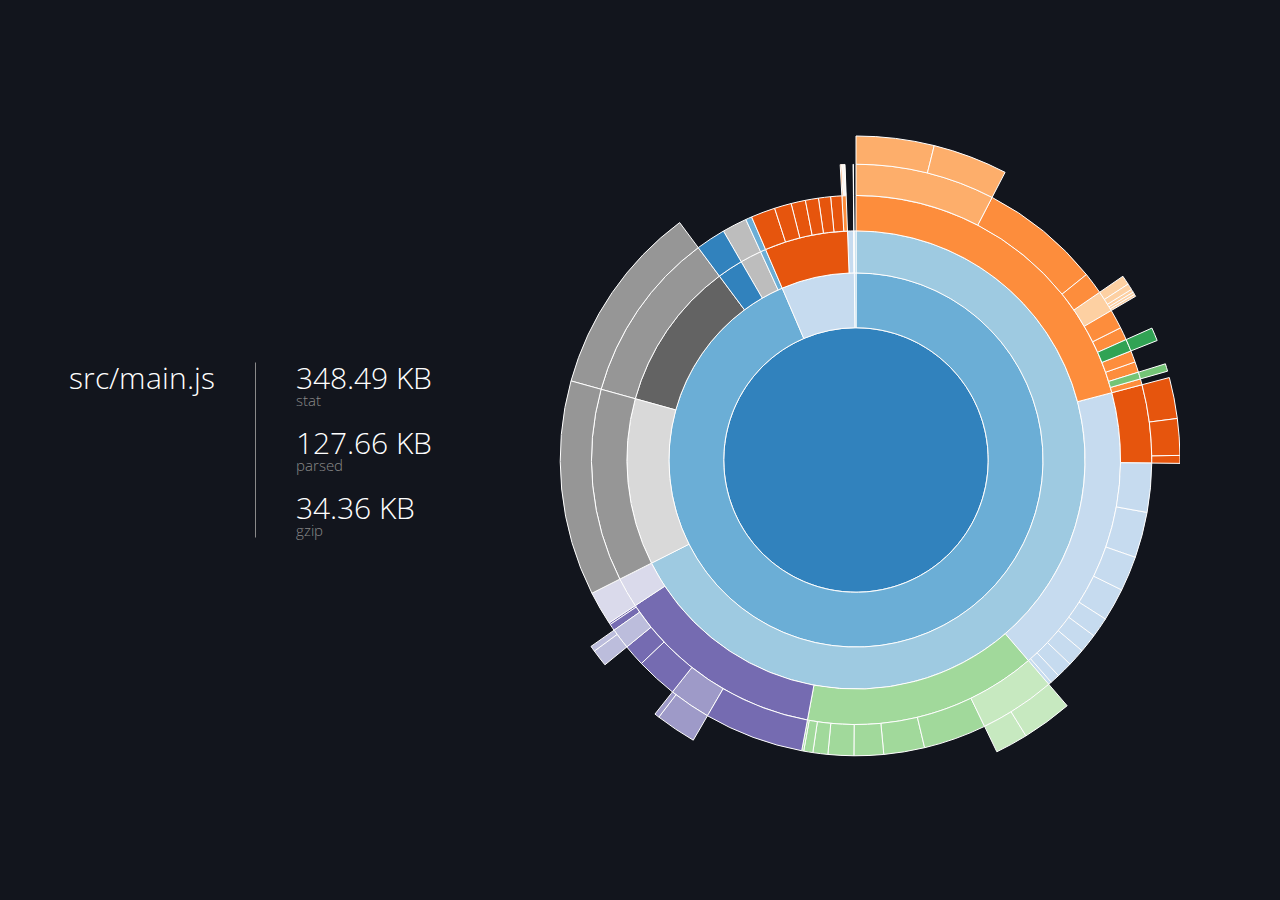
<file: todo-mvc/report.html>
<!DOCTYPE html>
<html>
  <head>
    <meta charset="UTF-8"/>
    <title>Webpack Bundle Analyzer</title>
    <script>
      window.chartData = [{"label":"src/main.js","statSize":356853,"parsedSize":130724,"gzipSize":35189,"groups":[{"label":"node_modules","path":"./node_modules","statSize":333818,"parsedSize":116143,"gzipSize":45362,"groups":[{"label":"@dojo","path":"./node_modules/@dojo","statSize":241108,"parsedSize":84903,"gzipSize":34621,"groups":[{"label":"shim","path":"./node_modules/@dojo/shim","statSize":63513,"parsedSize":22794,"gzipSize":8927,"groups":[{"id":0,"label":"global.js","path":"./node_modules/@dojo/shim/global.js","statSize":624,"parsedSize":215,"gzipSize":173},{"id":4,"label":"Map.js","path":"./node_modules/@dojo/shim/Map.js","statSize":3688,"parsedSize":1536,"gzipSize":630},{"id":5,"label":"Symbol.js","path":"./node_modules/@dojo/shim/Symbol.js","statSize":6419,"parsedSize":2958,"gzipSize":896},{"label":"support","path":"./node_modules/@dojo/shim/support","statSize":15208,"parsedSize":5910,"gzipSize":2237,"groups":[{"id":6,"label":"has.js","path":"./node_modules/@dojo/shim/support/has.js","statSize":7310,"parsedSize":3614,"gzipSize":1165},{"id":18,"label":"util.js","path":"./node_modules/@dojo/shim/support/util.js","statSize":1400,"parsedSize":348,"gzipSize":251},{"id":52,"label":"queue.js","path":"./node_modules/@dojo/shim/support/queue.js","statSize":6498,"parsedSize":1948,"gzipSize":821}]},{"id":9,"label":"Promise.js","path":"./node_modules/@dojo/shim/Promise.js","statSize":8922,"parsedSize":1615,"gzipSize":731},{"id":10,"label":"WeakMap.js","path":"./node_modules/@dojo/shim/WeakMap.js","statSize":3891,"parsedSize":1601,"gzipSize":686},{"id":11,"label":"iterator.js","path":"./node_modules/@dojo/shim/iterator.js","statSize":3432,"parsedSize":1040,"gzipSize":524},{"id":13,"label":"array.js","path":"./node_modules/@dojo/shim/array.js","statSize":6786,"parsedSize":2198,"gzipSize":919},{"id":14,"label":"object.js","path":"./node_modules/@dojo/shim/object.js","statSize":3130,"parsedSize":1589,"gzipSize":573},{"id":50,"label":"number.js","path":"./node_modules/@dojo/shim/number.js","statSize":1886,"parsedSize":441,"gzipSize":263},{"id":51,"label":"string.js","path":"./node_modules/@dojo/shim/string.js","statSize":9527,"parsedSize":3691,"gzipSize":1295}]},{"label":"widget-core","path":"./node_modules/@dojo/widget-core","statSize":74598,"parsedSize":30008,"gzipSize":11653,"groups":[{"id":1,"label":"d.js","path":"./node_modules/@dojo/widget-core/d.js","statSize":2507,"parsedSize":919,"gzipSize":488},{"id":7,"label":"WidgetBase.js","path":"./node_modules/@dojo/widget-core/WidgetBase.js","statSize":23573,"parsedSize":9029,"gzipSize":2957},{"label":"mixins","path":"./node_modules/@dojo/widget-core/mixins","statSize":27158,"parsedSize":10864,"gzipSize":3676,"groups":[{"id":8,"label":"Themeable.js","path":"./node_modules/@dojo/widget-core/mixins/Themeable.js","statSize":13851,"parsedSize":4726,"gzipSize":1719},{"id":59,"label":"Projector.js","path":"./node_modules/@dojo/widget-core/mixins/Projector.js","statSize":13307,"parsedSize":6138,"gzipSize":1957}]},{"label":"decorators","path":"./node_modules/@dojo/widget-core/decorators","statSize":4164,"parsedSize":1385,"gzipSize":1044,"groups":[{"id":12,"label":"handleDecorator.js","path":"./node_modules/@dojo/widget-core/decorators/handleDecorator.js","statSize":584,"parsedSize":183,"gzipSize":160},{"id":28,"label":"inject.js","path":"./node_modules/@dojo/widget-core/decorators/inject.js","statSize":1666,"parsedSize":471,"gzipSize":319},{"id":56,"label":"afterRender.js","path":"./node_modules/@dojo/widget-core/decorators/afterRender.js","statSize":404,"parsedSize":197,"gzipSize":170},{"id":57,"label":"beforeProperties.js","path":"./node_modules/@dojo/widget-core/decorators/beforeProperties.js","statSize":429,"parsedSize":207,"gzipSize":168},{"id":58,"label":"diffProperty.js","path":"./node_modules/@dojo/widget-core/decorators/diffProperty.js","statSize":1081,"parsedSize":327,"gzipSize":227}]},{"id":15,"label":"Registry.js","path":"./node_modules/@dojo/widget-core/Registry.js","statSize":4236,"parsedSize":2056,"gzipSize":753},{"id":27,"label":"Injector.js","path":"./node_modules/@dojo/widget-core/Injector.js","statSize":1160,"parsedSize":644,"gzipSize":373},{"id":29,"label":"diff.js","path":"./node_modules/@dojo/widget-core/diff.js","statSize":2079,"parsedSize":671,"gzipSize":373},{"id":53,"label":"NodeHandler.js","path":"./node_modules/@dojo/widget-core/NodeHandler.js","statSize":2253,"parsedSize":1074,"gzipSize":511},{"id":54,"label":"RegistryHandler.js","path":"./node_modules/@dojo/widget-core/RegistryHandler.js","statSize":3761,"parsedSize":1808,"gzipSize":723},{"label":"animations","path":"./node_modules/@dojo/widget-core/animations","statSize":2362,"parsedSize":909,"gzipSize":405,"groups":[{"id":55,"label":"cssTransitions.js","path":"./node_modules/@dojo/widget-core/animations/cssTransitions.js","statSize":2362,"parsedSize":909,"gzipSize":405}]},{"label":"util","path":"./node_modules/@dojo/widget-core/util","statSize":1345,"parsedSize":649,"gzipSize":350,"groups":[{"id":60,"label":"eventHandlerInterceptor.js","path":"./node_modules/@dojo/widget-core/util/eventHandlerInterceptor.js","statSize":1345,"parsedSize":649,"gzipSize":350}]}]},{"label":"core","path":"./node_modules/@dojo/core","statSize":50804,"parsedSize":12961,"gzipSize":5660,"groups":[{"id":2,"label":"Evented.js","path":"./node_modules/@dojo/core/Evented.js","statSize":5054,"parsedSize":1545,"gzipSize":776},{"id":3,"label":"lang.js","path":"./node_modules/@dojo/core/lang.js","statSize":7957,"parsedSize":2219,"gzipSize":872},{"id":16,"label":"UrlSearchParams.js","path":"./node_modules/@dojo/core/UrlSearchParams.js","statSize":5708,"parsedSize":1377,"gzipSize":622},{"id":22,"label":"on.js","path":"./node_modules/@dojo/core/on.js","statSize":2908,"parsedSize":1305,"gzipSize":567},{"id":40,"label":"Destroyable.js","path":"./node_modules/@dojo/core/Destroyable.js","statSize":1780,"parsedSize":544,"gzipSize":316},{"id":41,"label":"aspect.js","path":"./node_modules/@dojo/core/aspect.js","statSize":12239,"parsedSize":2545,"gzipSize":1008},{"label":"async","path":"./node_modules/@dojo/core/async","statSize":14775,"parsedSize":3201,"gzipSize":1307,"groups":[{"id":42,"label":"ExtensiblePromise.js","path":"./node_modules/@dojo/core/async/ExtensiblePromise.js","statSize":5818,"parsedSize":1085,"gzipSize":498},{"id":43,"label":"Task.js","path":"./node_modules/@dojo/core/async/Task.js","statSize":8957,"parsedSize":2116,"gzipSize":809}]},{"id":44,"label":"uuid.js","path":"./node_modules/@dojo/core/uuid.js","statSize":383,"parsedSize":225,"gzipSize":192}]},{"label":"routing","path":"./node_modules/@dojo/routing","statSize":45602,"parsedSize":17531,"gzipSize":7600,"groups":[{"id":17,"label":"interfaces.js","path":"./node_modules/@dojo/routing/interfaces.js","statSize":371,"parsedSize":175,"gzipSize":163},{"id":24,"label":"RouterInjector.js","path":"./node_modules/@dojo/routing/RouterInjector.js","statSize":1325,"parsedSize":476,"gzipSize":328},{"label":"lib","path":"./node_modules/@dojo/routing/lib","statSize":8134,"parsedSize":2839,"gzipSize":1278,"groups":[{"id":25,"label":"path.js","path":"./node_modules/@dojo/routing/lib/path.js","statSize":7273,"parsedSize":2486,"gzipSize":1025},{"id":26,"label":"router.js","path":"./node_modules/@dojo/routing/lib/router.js","statSize":861,"parsedSize":353,"gzipSize":253}]},{"id":45,"label":"Outlet.js","path":"./node_modules/@dojo/routing/Outlet.js","statSize":4241,"parsedSize":1927,"gzipSize":894},{"id":46,"label":"Route.js","path":"./node_modules/@dojo/routing/Route.js","statSize":8093,"parsedSize":3052,"gzipSize":1251},{"id":47,"label":"Router.js","path":"./node_modules/@dojo/routing/Router.js","statSize":19395,"parsedSize":7080,"gzipSize":2702},{"label":"history","path":"./node_modules/@dojo/routing/history","statSize":4043,"parsedSize":1982,"gzipSize":984,"groups":[{"id":48,"label":"HashHistory.js","path":"./node_modules/@dojo/routing/history/HashHistory.js","statSize":3042,"parsedSize":1416,"gzipSize":637},{"id":49,"label":"HistoryBase.js","path":"./node_modules/@dojo/routing/history/HistoryBase.js","statSize":1001,"parsedSize":566,"gzipSize":347}]}]},{"label":"has","path":"./node_modules/@dojo/has","statSize":6591,"parsedSize":1609,"gzipSize":781,"groups":[{"id":23,"label":"has.js","path":"./node_modules/@dojo/has/has.js","statSize":6591,"parsedSize":1609,"gzipSize":781}]}]},{"label":"maquette","path":"./node_modules/maquette","statSize":37553,"parsedSize":9050,"gzipSize":3425,"groups":[{"label":"dist","path":"./node_modules/maquette/dist","statSize":37553,"parsedSize":9050,"gzipSize":3425,"groups":[{"id":20,"label":"maquette.js","path":"./node_modules/maquette/dist/maquette.js","statSize":37553,"parsedSize":9050,"gzipSize":3425}]}]},{"label":"process","path":"./node_modules/process","statSize":5418,"parsedSize":1671,"gzipSize":696,"groups":[{"id":21,"label":"browser.js","path":"./node_modules/process/browser.js","statSize":5418,"parsedSize":1671,"gzipSize":696}]},{"label":"pepjs","path":"./node_modules/pepjs","statSize":41906,"parsedSize":17998,"gzipSize":5484,"groups":[{"label":"dist","path":"./node_modules/pepjs/dist","statSize":41906,"parsedSize":17998,"gzipSize":5484,"groups":[{"id":38,"label":"pep.js","path":"./node_modules/pepjs/dist/pep.js","statSize":41906,"parsedSize":17998,"gzipSize":5484}]}]},{"label":"setimmediate","path":"./node_modules/setimmediate","statSize":6473,"parsedSize":1717,"gzipSize":827,"groups":[{"id":39,"label":"setImmediate.js","path":"./node_modules/setimmediate/setImmediate.js","statSize":6473,"parsedSize":1717,"gzipSize":827}]},{"label":"timers-browserify","path":"./node_modules/timers-browserify","statSize":1360,"parsedSize":804,"gzipSize":309,"groups":[{"id":61,"label":"main.js","path":"./node_modules/timers-browserify/main.js","statSize":1360,"parsedSize":804,"gzipSize":309}]}]},{"label":"buildin","path":"./buildin","statSize":509,"parsedSize":145,"gzipSize":132,"groups":[{"id":19,"label":"global.js","path":"./buildin/global.js","statSize":509,"parsedSize":145,"gzipSize":132}]},{"label":"src","path":"./src","statSize":22526,"parsedSize":12319,"gzipSize":6184,"groups":[{"id":30,"label":"main.css","path":"./src/main.css","statSize":41,"parsedSize":2,"gzipSize":22},{"id":31,"label":"main.ts","path":"./src/main.ts","statSize":1520,"parsedSize":671,"gzipSize":395},{"label":"widgets","path":"./src/widgets","statSize":20925,"parsedSize":11623,"gzipSize":5726,"groups":[{"label":"styles","path":"./src/widgets/styles","statSize":928,"parsedSize":602,"gzipSize":660,"groups":[{"id":32,"label":"todoApp.css","path":"./src/widgets/styles/todoApp.css","statSize":123,"parsedSize":71,"gzipSize":88},{"id":33,"label":"todoFilter.css","path":"./src/widgets/styles/todoFilter.css","statSize":131,"parsedSize":79,"gzipSize":94},{"id":34,"label":"todoFooter.css","path":"./src/widgets/styles/todoFooter.css","statSize":160,"parsedSize":106,"gzipSize":116},{"id":35,"label":"todoHeader.css","path":"./src/widgets/styles/todoHeader.css","statSize":151,"parsedSize":97,"gzipSize":113},{"id":36,"label":"todoItem.css","path":"./src/widgets/styles/todoItem.css","statSize":256,"parsedSize":192,"gzipSize":179},{"id":37,"label":"todoList.css","path":"./src/widgets/styles/todoList.css","statSize":107,"parsedSize":57,"gzipSize":70}]},{"id":62,"label":"TodoApp.ts","path":"./src/widgets/TodoApp.ts","statSize":5283,"parsedSize":2767,"gzipSize":1106},{"id":63,"label":"TodoFilter.ts","path":"./src/widgets/TodoFilter.ts","statSize":2434,"parsedSize":1369,"gzipSize":665},{"id":64,"label":"TodoFooter.ts","path":"./src/widgets/TodoFooter.ts","statSize":2633,"parsedSize":1425,"gzipSize":724},{"id":65,"label":"TodoHeader.ts","path":"./src/widgets/TodoHeader.ts","statSize":3144,"parsedSize":1755,"gzipSize":842},{"id":66,"label":"TodoItem.ts","path":"./src/widgets/TodoItem.ts","statSize":3675,"parsedSize":2217,"gzipSize":953},{"id":67,"label":"TodoList.ts","path":"./src/widgets/TodoList.ts","statSize":2828,"parsedSize":1488,"gzipSize":776}]},{"label":"main.css .","path":"./src/main.css .","statSize":40,"parsedSize":23,"gzipSize":41,"groups":[{"label":"src","path":"./src/main.css ./src","statSize":40,"parsedSize":23,"gzipSize":41,"groups":[{"id":68,"label":"main.ts","path":"./src/main.css ./src/main.ts","statSize":40,"parsedSize":23,"gzipSize":41}]}]}]}]}];
      window.reportType = 'sunburst';
    </script>
    
  <!-- viewer.js -->
  <script>
    (function(t){function n(r){if(e[r])return e[r].exports;var i=e[r]={i:r,l:!1,exports:{}};return t[r].call(i.exports,i,i.exports,n),i.l=!0,i.exports}var e={};return n.m=t,n.c=e,n.i=function(t){return t},n.d=function(t,n,e){Object.defineProperty(t,n,{configurable:!1,enumerable:!0,get:e})},n.n=function(t){var e=t&&t.__esModule?function(){return t.default}:function(){return t};return n.d(e,"a",e),e},n.o=function(t,n){return Object.prototype.hasOwnProperty.call(t,n)},n.p="/",n(n.s=27)})([function(t,n,e){!function(t,e){e(n)}(this,function(t){function n(t,n,e){this.nodeName=t,this.attributes=n,this.children=e,this.key=n&&n.key}function e(t,e){var r,i,o,a,u=[];for(a=arguments.length;a-- >2;)q.push(arguments[a]);for(e&&e.children&&(q.length||q.push(e.children),delete e.children);q.length;)if((i=q.pop())instanceof Array)for(a=i.length;a--;)q.push(i[a]);else null!=i&&i!==!1&&("number"!=typeof i&&i!==!0||(i=String(i)),o="string"==typeof i,o&&r?u[u.length-1]+=i:(u.push(i),r=o));var l=new n(t,e||void 0,u);return G.vnode&&G.vnode(l),l}function r(t,n){if(n)for(var e in n)t[e]=n[e];return t}function i(t){return r({},t)}function o(t,n){for(var e=n.split("."),r=0;r<e.length&&t;r++)t=t[e[r]];return t}function a(t){return"function"==typeof t}function u(t){return"string"==typeof t}function l(t){var n="";for(var e in t)t[e]&&(n&&(n+=" "),n+=e);return n}function c(t,n){return e(t.nodeName,r(i(t.attributes),n),arguments.length>2?[].slice.call(arguments,2):t.children)}function s(t,n,e){var r=n.split(".");return function(n){for(var i=n&&n.target||this,a={},l=a,c=u(e)?o(n,e):i.nodeName?i.type.match(/^che|rad/)?i.checked:i.value:n,s=0;s<r.length-1;s++)l=l[r[s]]||(l[r[s]]=!s&&t.state[r[s]]||{});l[r[s]]=c,t.setState(a)}}function f(t){!t._dirty&&(t._dirty=!0)&&1==X.push(t)&&(G.debounceRendering||I)(h)}function h(){var t,n=X;for(X=[];t=n.pop();)t._dirty&&N(t)}function p(t){var n=t&&t.nodeName;return n&&a(n)&&!(n.prototype&&n.prototype.render)}function d(t,n){return t.nodeName(y(t),n||W)}function g(t,n){return u(n)?t instanceof Text:u(n.nodeName)?v(t,n.nodeName):a(n.nodeName)?t._componentConstructor===n.nodeName||p(n):void 0}function v(t,n){return t.normalizedNodeName===n||H(t.nodeName)===H(n)}function y(t){var n=i(t.attributes);n.children=t.children;var e=t.nodeName.defaultProps;if(e)for(var r in e)void 0===n[r]&&(n[r]=e[r]);return n}function b(t){var n=t.parentNode;n&&n.removeChild(t)}function m(t,n,e,r,i){if("className"===n&&(n="class"),"class"===n&&r&&"object"==typeof r&&(r=l(r)),"key"===n);else if("class"!==n||i)if("style"===n){if((!r||u(r)||u(e))&&(t.style.cssText=r||""),r&&"object"==typeof r){if(!u(e))for(var o in e)o in r||(t.style[o]="");for(var o in r)t.style[o]="number"!=typeof r[o]||Y[o]?r[o]:r[o]+"px"}}else if("dangerouslySetInnerHTML"===n)r&&(t.innerHTML=r.__html);else if("o"==n[0]&&"n"==n[1]){var c=t._listeners||(t._listeners={});n=H(n.substring(2)),r?c[n]||t.addEventListener(n,w,!!K[n]):c[n]&&t.removeEventListener(n,w,!!K[n]),c[n]=r}else if("list"!==n&&"type"!==n&&!i&&n in t)x(t,n,null==r?"":r),null!=r&&r!==!1||t.removeAttribute(n);else{var s=i&&n.match(/^xlink\:?(.+)/);null==r||r===!1?s?t.removeAttributeNS("http://www.w3.org/1999/xlink",H(s[1])):t.removeAttribute(n):"object"==typeof r||a(r)||(s?t.setAttributeNS("http://www.w3.org/1999/xlink",H(s[1]),r):t.setAttribute(n,r))}else t.className=r||""}function x(t,n,e){try{t[n]=e}catch(t){}}function w(t){return this._listeners[t.type](G.event&&G.event(t)||t)}function M(t){if(b(t),t instanceof Element){t._component=t._componentConstructor=null;var n=t.normalizedNodeName||H(t.nodeName);(Z[n]||(Z[n]=[])).push(t)}}function C(t,n){var e=H(t),r=Z[e]&&Z[e].pop()||(n?document.createElementNS("http://www.w3.org/2000/svg",t):document.createElement(t));return r.normalizedNodeName=e,r}function S(){for(var t;t=J.pop();)G.afterMount&&G.afterMount(t),t.componentDidMount&&t.componentDidMount()}function T(t,n,e,r,i,o){$++||(Q=i instanceof SVGElement);var a=z(t,n,e,r);return i&&a.parentNode!==i&&i.appendChild(a),--$||o||S(),a}function z(t,n,e,r){for(var i=n&&n.attributes;p(n);)n=d(n,e);if(null==n&&(n=""),u(n)){if(t){if(t instanceof Text&&t.parentNode)return t.nodeValue!=n&&(t.nodeValue=n),t;L(t)}return document.createTextNode(n)}if(a(n.nodeName))return j(t,n,e,r);var o=t,l=n.nodeName,c=Q,s=n.children;if(u(l)||(l=String(l)),Q="svg"===l||"foreignObject"!==l&&Q,t){if(!v(t,l)){for(o=C(l,Q);t.firstChild;)o.appendChild(t.firstChild);L(t)}}else o=C(l,Q);s&&1===s.length&&"string"==typeof s[0]&&1===o.childNodes.length&&o.firstChild instanceof Text?o.firstChild.nodeValue!=s[0]&&(o.firstChild.nodeValue=s[0]):(s&&s.length||o.firstChild)&&_(o,s,e,r);var f=o[V];if(!f){o[V]=f={};for(var h=o.attributes,g=h.length;g--;)f[h[g].name]=h[g].value}return E(o,n.attributes,f),i&&"function"==typeof i.ref&&(f.ref=i.ref)(o),Q=c,o}function _(t,n,e,r){var i,o,u,l,c=t.childNodes,s=[],f={},h=0,p=0,d=c.length,v=0,y=n&&n.length;if(d)for(var b=0;b<d;b++){var m=c[b],x=y?(o=m._component)?o.__key:(o=m[V])?o.key:null:null;x||0===x?(h++,f[x]=m):s[v++]=m}if(y)for(var b=0;b<y;b++){u=n[b],l=null;var x=u.key;if(null!=x)h&&x in f&&(l=f[x],f[x]=void 0,h--);else if(!l&&p<v){for(i=p;i<v;i++)if(o=s[i],o&&g(o,u)){l=o,s[i]=void 0,i===v-1&&v--,i===p&&p++;break}!l&&p<v&&a(u.nodeName)&&r&&(l=s[p],s[p++]=void 0)}l=z(l,u,e,r),l&&l!==t&&l!==c[b]&&t.insertBefore(l,c[b]||null)}if(h)for(var b in f)f[b]&&L(f[b]);p<v&&k(s)}function k(t,n){for(var e=t.length;e--;)t[e]&&L(t[e],n)}function L(t,n){var e=t._component;e?F(e,!n):(t[V]&&t[V].ref&&t[V].ref(null),n||M(t),t.childNodes&&t.childNodes.length&&k(t.childNodes,n))}function E(t,n,e){for(var r in e)n&&r in n||null==e[r]||m(t,r,e[r],e[r]=void 0,Q);if(n)for(var i in n)"children"===i||"innerHTML"===i||i in e&&n[i]===("value"===i||"checked"===i?t[i]:e[i])||m(t,i,e[i],e[i]=n[i],Q)}function D(t){var n=t.constructor.name,e=tt[n];e?e.push(t):tt[n]=[t]}function P(t,n,e){var r=new t(n,e),i=tt[t.name];if(O.call(r,n,e),i)for(var o=i.length;o--;)if(i[o].constructor===t){r.nextBase=i[o].nextBase,i.splice(o,1);break}return r}function A(t,n,e,r,i){t._disable||(t._disable=!0,(t.__ref=n.ref)&&delete n.ref,(t.__key=n.key)&&delete n.key,!t.base||i?t.componentWillMount&&t.componentWillMount():t.componentWillReceiveProps&&t.componentWillReceiveProps(n,r),r&&r!==t.context&&(t.prevContext||(t.prevContext=t.context),t.context=r),t.prevProps||(t.prevProps=t.props),t.props=n,t._disable=!1,0!==e&&(1!==e&&G.syncComponentUpdates===!1&&t.base?f(t):N(t,1,i)),t.__ref&&t.__ref(t))}function N(t,n,e,o){if(!t._disable){var u,l,c,s,f=t.props,h=t.state,g=t.context,v=t.prevProps||f,b=t.prevState||h,m=t.prevContext||g,x=t.base,w=t.nextBase,M=x||w,C=t._component;if(x&&(t.props=v,t.state=b,t.context=m,2!==n&&t.shouldComponentUpdate&&t.shouldComponentUpdate(f,h,g)===!1?u=!0:t.componentWillUpdate&&t.componentWillUpdate(f,h,g),t.props=f,t.state=h,t.context=g),t.prevProps=t.prevState=t.prevContext=t.nextBase=null,t._dirty=!1,!u){for(t.render&&(l=t.render(f,h,g)),t.getChildContext&&(g=r(i(g),t.getChildContext()));p(l);)l=d(l,g);var z,_,k=l&&l.nodeName;if(a(k)){c=C;var E=y(l);c&&c.constructor===k?A(c,E,1,g):(z=c,c=P(k,E,g),c.nextBase=c.nextBase||w,c._parentComponent=t,t._component=c,A(c,E,0,g),N(c,1,e,!0)),_=c.base}else s=M,z=C,z&&(s=t._component=null),(M||1===n)&&(s&&(s._component=null),_=T(s,l,g,e||!x,M&&M.parentNode,!0));if(M&&_!==M&&c!==C){var D=M.parentNode;D&&_!==D&&(D.replaceChild(_,M),z||(M._component=null,L(M)))}if(z&&F(z,_!==M),t.base=_,_&&!o){for(var j=t,O=t;O=O._parentComponent;)(j=O).base=_;_._component=j,_._componentConstructor=j.constructor}}!x||e?J.unshift(t):u||(t.componentDidUpdate&&t.componentDidUpdate(v,b,m),G.afterUpdate&&G.afterUpdate(t));var R,q=t._renderCallbacks;if(q)for(;R=q.pop();)R.call(t);$||o||S()}}function j(t,n,e,r){for(var i=t&&t._component,o=t,a=i&&t._componentConstructor===n.nodeName,u=a,l=y(n);i&&!u&&(i=i._parentComponent);)u=i.constructor===n.nodeName;return i&&u&&(!r||i._component)?(A(i,l,3,e,r),t=i.base):(i&&!a&&(F(i,!0),t=o=null),i=P(n.nodeName,l,e),t&&!i.nextBase&&(i.nextBase=t,o=null),A(i,l,1,e,r),t=i.base,o&&t!==o&&(o._component=null,L(o))),t}function F(t,n){G.beforeUnmount&&G.beforeUnmount(t);var e=t.base;t._disable=!0,t.componentWillUnmount&&t.componentWillUnmount(),t.base=null;var r=t._component;r?F(r,n):e&&(e[V]&&e[V].ref&&e[V].ref(null),t.nextBase=e,n&&(b(e),D(t)),k(e.childNodes,!n)),t.__ref&&t.__ref(null),t.componentDidUnmount&&t.componentDidUnmount()}function O(t,n){this._dirty=!0,this.context=n,this.props=t,this.state||(this.state={})}function R(t,n,e){return T(e,t,{},!1,n)}var G={},q=[],B={},H=function(t){return B[t]||(B[t]=t.toLowerCase())},U="undefined"!=typeof Promise&&Promise.resolve(),I=U?function(t){U.then(t)}:setTimeout,W={},V="undefined"!=typeof Symbol?Symbol.for("preactattr"):"__preactattr_",Y={boxFlex:1,boxFlexGroup:1,columnCount:1,fillOpacity:1,flex:1,flexGrow:1,flexPositive:1,flexShrink:1,flexNegative:1,fontWeight:1,lineClamp:1,lineHeight:1,opacity:1,order:1,orphans:1,strokeOpacity:1,widows:1,zIndex:1,zoom:1},K={blur:1,error:1,focus:1,load:1,resize:1,scroll:1},X=[],Z={},J=[],$=0,Q=!1,tt={};r(O.prototype,{linkState:function(t,n){var e=this._linkedStates||(this._linkedStates={});return e[t+n]||(e[t+n]=s(this,t,n))},setState:function(t,n){var e=this.state;this.prevState||(this.prevState=i(e)),r(e,a(t)?t(e,this.props):t),n&&(this._renderCallbacks=this._renderCallbacks||[]).push(n),f(this)},forceUpdate:function(){N(this,2)},render:function(){}}),t.h=e,t.cloneElement=c,t.Component=O,t.render=R,t.rerender=h,t.options=G})},function(t,n){t.exports=function(){var t=[];return t.toString=function(){for(var t=[],n=0;n<this.length;n++){var e=this[n];e[2]?t.push("@media "+e[2]+"{"+e[1]+"}"):t.push(e[1])}return t.join("")},t.i=function(n,e){"string"==typeof n&&(n=[[null,n,""]]);for(var r={},i=0;i<this.length;i++){var o=this[i][0];"number"==typeof o&&(r[o]=!0)}for(i=0;i<n.length;i++){var a=n[i];"number"==typeof a[0]&&r[a[0]]||(e&&!a[2]?a[2]=e:e&&(a[2]="("+a[2]+") and ("+e+")"),t.push(a))}},t}},function(t,n){function e(t,n){for(var e=0;e<t.length;e++){var r=t[e],i=h[r.id];if(i){i.refs++;for(var o=0;o<i.parts.length;o++)i.parts[o](r.parts[o]);for(;o<r.parts.length;o++)i.parts.push(l(r.parts[o],n))}else{for(var a=[],o=0;o<r.parts.length;o++)a.push(l(r.parts[o],n));h[r.id]={id:r.id,refs:1,parts:a}}}}function r(t){for(var n=[],e={},r=0;r<t.length;r++){var i=t[r],o=i[0],a=i[1],u=i[2],l=i[3],c={css:a,media:u,sourceMap:l};e[o]?e[o].parts.push(c):n.push(e[o]={id:o,parts:[c]})}return n}function i(t,n){var e=g(),r=b[b.length-1];if("top"===t.insertAt)r?r.nextSibling?e.insertBefore(n,r.nextSibling):e.appendChild(n):e.insertBefore(n,e.firstChild),b.push(n);else{if("bottom"!==t.insertAt)throw new Error("Invalid value for parameter 'insertAt'. Must be 'top' or 'bottom'.");e.appendChild(n)}}function o(t){t.parentNode.removeChild(t);var n=b.indexOf(t);n>=0&&b.splice(n,1)}function a(t){var n=document.createElement("style");return n.type="text/css",i(t,n),n}function u(t){var n=document.createElement("link");return n.rel="stylesheet",i(t,n),n}function l(t,n){var e,r,i;if(n.singleton){var l=y++;e=v||(v=a(n)),r=c.bind(null,e,l,!1),i=c.bind(null,e,l,!0)}else t.sourceMap&&"function"==typeof URL&&"function"==typeof URL.createObjectURL&&"function"==typeof URL.revokeObjectURL&&"function"==typeof Blob&&"function"==typeof btoa?(e=u(n),r=f.bind(null,e),i=function(){o(e),e.href&&URL.revokeObjectURL(e.href)}):(e=a(n),r=s.bind(null,e),i=function(){o(e)});return r(t),function(n){if(n){if(n.css===t.css&&n.media===t.media&&n.sourceMap===t.sourceMap)return;r(t=n)}else i()}}function c(t,n,e,r){var i=e?"":r.css;if(t.styleSheet)t.styleSheet.cssText=m(n,i);else{var o=document.createTextNode(i),a=t.childNodes;a[n]&&t.removeChild(a[n]),a.length?t.insertBefore(o,a[n]):t.appendChild(o)}}function s(t,n){var e=n.css,r=n.media;if(r&&t.setAttribute("media",r),t.styleSheet)t.styleSheet.cssText=e;else{for(;t.firstChild;)t.removeChild(t.firstChild);t.appendChild(document.createTextNode(e))}}function f(t,n){var e=n.css,r=n.sourceMap;r&&(e+="\n/*# sourceMappingURL=data:application/json;base64,"+btoa(unescape(encodeURIComponent(JSON.stringify(r))))+" */");var i=new Blob([e],{type:"text/css"}),o=t.href;t.href=URL.createObjectURL(i),o&&URL.revokeObjectURL(o)}var h={},p=function(t){var n;return function(){return"undefined"==typeof n&&(n=t.apply(this,arguments)),n}},d=p(function(){return/msie [6-9]\b/.test(window.navigator.userAgent.toLowerCase())}),g=p(function(){return document.head||document.getElementsByTagName("head")[0]}),v=null,y=0,b=[];t.exports=function(t,n){if("undefined"!=typeof DEBUG&&DEBUG&&"object"!=typeof document)throw new Error("The style-loader cannot be used in a non-browser environment");n=n||{},"undefined"==typeof n.singleton&&(n.singleton=d()),"undefined"==typeof n.insertAt&&(n.insertAt="bottom");var i=r(t);return e(i,n),function(t){for(var o=[],a=0;a<i.length;a++){var u=i[a],l=h[u.id];l.refs--,o.push(l)}if(t){var c=r(t);e(c,n)}for(var a=0;a<o.length;a++){var l=o[a];if(0===l.refs){for(var s=0;s<l.parts.length;s++)l.parts[s]();delete h[l.id]}}}};var m=function(){var t=[];return function(n,e){return t[n]=e,t.filter(Boolean).join("\n")}}()},function(t,n,e){var r,i;(function(){"use strict";function e(){for(var t=[],n=0;n<arguments.length;n++){var r=arguments[n];if(r){var i=typeof r;if("string"===i||"number"===i)t.push(r);else if(Array.isArray(r))t.push(e.apply(null,r));else if("object"===i)for(var a in r)o.call(r,a)&&r[a]&&t.push(a)}}return t.join(" ")}var o={}.hasOwnProperty;"undefined"!=typeof t&&t.exports?t.exports=e:(r=[],i=function(){return e}.apply(n,r),!(void 0!==i&&(t.exports=i)))})()},function(t,n,e){"use strict";(function(n){(function(n){function e(t){var n=arguments.length<=1||void 0===arguments[1]?{}:arguments[1],e=[],o=0,a=void 0,u=void 0,l=void 0,c=void 0,s=void 0,f=void 0,h=void 0,p=void 0,d=void 0,g=void 0,v=void 0,y=void 0;if(isNaN(t))throw new Error("Invalid arguments");return l=n.bits===!0,d=n.unix===!0,u=n.base||2,p=void 0!==n.round?n.round:d?1:2,g=void 0!==n.spacer?n.spacer:d?"":" ",y=n.symbols||n.suffixes||{},v=2===u?n.standard||"jedec":"jedec",h=n.output||"string",a=void 0!==n.exponent?n.exponent:-1,f=Number(t),s=f<0,c=u>2?1e3:1024,s&&(f=-f),0===f?(e[0]=0,e[1]=d?"":l?"b":"B"):((a===-1||isNaN(a))&&(a=Math.floor(Math.log(f)/Math.log(c)),a<0&&(a=0)),a>8&&(a=8),o=2===u?f/Math.pow(2,10*a):f/Math.pow(1e3,a),l&&(o*=8,o>c&&a<8&&(o/=c,a++)),e[0]=Number(o.toFixed(a>0?p:0)),e[1]=10===u&&1===a?l?"kb":"kB":i[v][l?"bits":"bytes"][a],d&&(e[1]="jedec"===v?e[1].charAt(0):a>0?e[1].replace(/B$/,""):e[1],r.test(e[1])&&(e[0]=Math.floor(e[0]),e[1]=""))),s&&(e[0]=-e[0]),e[1]=y[e[1]]||e[1],"array"===h?e:"exponent"===h?a:"object"===h?{value:e[0],suffix:e[1],symbol:e[1]}:e.join(g)}var r=/^(b|B)$/,i={iec:{bits:["b","Kib","Mib","Gib","Tib","Pib","Eib","Zib","Yib"],bytes:["B","KiB","MiB","GiB","TiB","PiB","EiB","ZiB","YiB"]},jedec:{bits:["b","Kb","Mb","Gb","Tb","Pb","Eb","Zb","Yb"],bytes:["B","KB","MB","GB","TB","PB","EB","ZB","YB"]}};t.exports=e})("undefined"!=typeof window?window:n)}).call(n,e(26))},function(t,n,e){var r=e(17);"string"==typeof r&&(r=[[t.i,r,""]]);e(2)(r,{});r.locals&&(t.exports=r.locals)},function(t,n,e){"use strict";function r(t){return t&&t.__esModule?t:{default:t}}function i(t,n){if(!(t instanceof n))throw new TypeError("Cannot call a class as a function")}function o(t,n){if(!t)throw new ReferenceError("this hasn't been initialised - super() hasn't been called");return!n||"object"!=typeof n&&"function"!=typeof n?t:n}function a(t,n){if("function"!=typeof n&&null!==n)throw new TypeError("Super expression must either be null or a function, not "+typeof n);t.prototype=Object.create(n&&n.prototype,{constructor:{value:t,enumerable:!1,writable:!0,configurable:!0}}),n&&(Object.setPrototypeOf?Object.setPrototypeOf(t,n):t.__proto__=n)}n.__esModule=!0;var u=e(0),l=e(4),c=r(l),s=e(13),f=r(s),h=e(12),p=r(h),d=e(10),g=r(d),v=e(9),y=r(v),b=e(22),m=r(b),x=[{label:"Stat",prop:"statSize"},{label:"Parsed",prop:"parsedSize"},{label:"Gzipped",prop:"gzipSize"}],w=function(t){function n(e){i(this,n);var r=o(this,t.call(this,e));return r.handleSizeSwitch=function(t){r.setState({activeSizeItem:t})},r.handleMouseLeaveTreemap=function(){r.setState({showTooltip:!1})},r.handleTreemapGroupHover=function(t){var n=t.group;n?r.setState({showTooltip:!0,tooltipContent:r.getTooltipContent(n)}):r.setState({showTooltip:!1})},r.treemap=null,r.hasParsedSizes="number"==typeof r.props.data[0].parsedSize,r.sizeSwitchItems=r.hasParsedSizes?x:x.slice(0,1),r.state={showTooltip:!1,tooltipContent:null,activeSizeItem:x.find(function(t){return t.label===(r.hasParsedSizes?"Parsed":"Stat")})},r}return a(n,t),n.prototype.render=function(){var t=this.props.data,n=this.state,e=n.showTooltip,r=n.tooltipContent,i=n.activeSizeItem;return(0,u.h)("div",{className:m.default.container},(0,u.h)(y.default,null,(0,u.h)(g.default,{label:"Treemap sizes",items:this.sizeSwitchItems,activeItem:i,onSwitch:this.handleSizeSwitch})),(0,u.h)(f.default,{className:m.default.map,data:t,weightProp:i.prop,onMouseLeave:this.handleMouseLeaveTreemap,onGroupHover:this.handleTreemapGroupHover}),(0,u.h)(p.default,{visible:e},r))},n.prototype.getTooltipContent=function(t){return t?(0,u.h)("div",null,(0,u.h)("div",null,(0,u.h)("b",null,t.label)),(0,u.h)("br",null),(0,u.h)("div",null,"Stat size: ",(0,u.h)("b",null,(0,c.default)(t.statSize))),"number"==typeof t.parsedSize&&(0,u.h)("div",null,"Parsed size: ",(0,u.h)("b",null,(0,c.default)(t.parsedSize))),"number"==typeof t.gzipSize&&(0,u.h)("div",null,"Gzip size: ",(0,u.h)("b",null,(0,c.default)(t.gzipSize))),t.path&&(0,u.h)("div",null,"Path: ",(0,u.h)("b",null,t.path))):null},n}(u.Component);n.default=w},function(t,n,e){"use strict";function r(t){return t&&t.__esModule?t:{default:t}}function i(t){if(t&&t.__esModule)return t;var n={};if(null!=t)for(var e in t)Object.prototype.hasOwnProperty.call(t,e)&&(n[e]=t[e]);return n.default=t,n}function o(t,n){if(!(t instanceof n))throw new TypeError("Cannot call a class as a function")}function a(t,n){if(!t)throw new ReferenceError("this hasn't been initialised - super() hasn't been called");return!n||"object"!=typeof n&&"function"!=typeof n?t:n}function u(t,n){if("function"!=typeof n&&null!==n)throw new TypeError("Super expression must either be null or a function, not "+typeof n);t.prototype=Object.create(n&&n.prototype,{constructor:{value:t,enumerable:!1,writable:!0,configurable:!0}}),n&&(Object.setPrototypeOf?Object.setPrototypeOf(t,n):t.__proto__=n)}n.__esModule=!0;var l=e(0),c=e(20),s=i(c),f=e(4),h=r(f),p=e(24),d=r(p),g=function(t){function n(e){o(this,n);var r=a(this,t.call(this,e));return r.saveNode=function(t){return r.node=t},r}return u(n,t),n.prototype.componentDidMount=function(){this.createSunburst()},n.prototype.shouldComponentUpdate=function(){return!1},n.prototype.render=function(){return(0,l.h)("div",{class:d.default.container,ref:this.saveNode})},n.prototype.onClick=function(t){this.path.transition().duration(750).attrTween("d",this.arcTween(t))},n.prototype.onMouseOver=function(t){return this.tooltip.html(function(){return'\n        <div class="'+d.default.infoInner+'">\n          <div class="'+d.default.filename+'">'+t.label+'</div>\n          <div class="'+d.default.contents+'">\n            <div class="'+d.default.size+'">'+(0,h.default)(t.statSize)+'</div>\n            <div class="'+d.default.type+'">stat</div>\n            <div class="'+d.default.size+'">'+(0,h.default)(t.parsedSize)+'</div>\n            <div class="'+d.default.type+'">parsed</div>\n            <div class="'+d.default.size+'">'+(0,h.default)(t.gzipSize)+'</div>\n            <div class="'+d.default.type+'">gzip</div>\n          </div>\n        </div>\n      '}),this.tooltip},n.prototype.onMouseMove=function(t){return this.tooltip},n.prototype.arcTween=function(t){var n=this,e=s.interpolate(this.x.domain(),[t.x,t.x+t.dx]),r=s.interpolate(this.y.domain(),[t.y,1]),i=s.interpolate(this.y.range(),[t.y?20:0,this.radius]);return function(t,o){return o?function(e){return n.arc(t)}:function(o){return n.x.domain(e(o)),n.y.domain(r(o)).range(i(o)),n.arc(t)}}},n.prototype.createSunburst=function(){var t=this,n=document.createElement("div");n.classList.add(d.default.sunburst),this.node.appendChild(n);var e=s.scale.category20c(),r=Math.min(n.offsetWidth,n.offsetHeight),i=r+50;this.radius=Math.min(r,i)/2,this.x=s.scale.linear().range([0,2*Math.PI]),this.y=s.scale.sqrt().range([0,this.radius]);var o=s.select(n).append("svg").attr("width",r).attr("height",i).append("g").attr("transform","translate("+r/2+", "+(i/2+10)+")"),a=s.layout.partition().value(function(t){return t.statSize}).children(function(t){return t.groups});this.arc=s.svg.arc().startAngle(function(n){return Math.max(0,Math.min(2*Math.PI,t.x(n.x)))}).endAngle(function(n){return Math.max(0,Math.min(2*Math.PI,t.x(n.x+n.dx)))}).innerRadius(function(n){return Math.max(0,t.y(n.y))}).outerRadius(function(n){return Math.max(0,t.y(n.y+n.dy))}),this.tooltip=s.select(this.node).insert("div",":first-child").attr("class",d.default.info),this.path=o.selectAll("path").data(a.nodes(this.props.data[0])).enter().append("path").attr("d",this.arc).style("fill",function(t){return e((t.children?t:t.parent).label)}).on("click",this.onClick.bind(this)).on("mouseover",this.onMouseOver.bind(this)).on("mousemove",this.onMouseMove.bind(this)),this.onMouseOver(this.props.data[0])},n}(l.Component);n.default=g},function(t,n,e){var r=e(19);"string"==typeof r&&(r=[[t.i,r,""]]);e(2)(r,{});r.locals&&(t.exports=r.locals)},function(t,n,e){"use strict";function r(t){return t&&t.__esModule?t:{default:t}}function i(t,n){if(!(t instanceof n))throw new TypeError("Cannot call a class as a function")}function o(t,n){if(!t)throw new ReferenceError("this hasn't been initialised - super() hasn't been called");return!n||"object"!=typeof n&&"function"!=typeof n?t:n}function a(t,n){if("function"!=typeof n&&null!==n)throw new TypeError("Super expression must either be null or a function, not "+typeof n);t.prototype=Object.create(n&&n.prototype,{constructor:{value:t,enumerable:!1,writable:!0,configurable:!0}}),n&&(Object.setPrototypeOf?Object.setPrototypeOf(t,n):t.__proto__=n)}n.__esModule=!0;var u=e(0),l=e(3),c=r(l),s=e(23),f=r(s),h=function(t){function n(){var e,r,a;i(this,n);for(var u=arguments.length,l=Array(u),c=0;c<u;c++)l[c]=arguments[c];return e=r=o(this,t.call.apply(t,[this].concat(l))),r.state={visible:!0},r.handleMouseEnter=function(){clearTimeout(r.hideTimeoutId),r.toggleVisibility(!0)},r.handleMouseLeave=function(){return r.toggleVisibility(!1)},a=e,o(r,a)}return a(n,t),n.prototype.componentDidMount=function(){var t=this;this.hideTimeoutId=setTimeout(function(){return t.toggleVisibility(!1)},1500)},n.prototype.componentWillUnmount=function(){clearInterval(this.hideTimeoutId)},n.prototype.render=function(){var t,n=this.props,e=n.position,r=n.children,i=this.state.visible,o=(0,c.default)((t={},t[f.default.container]=!0,t[f.default.left]="left"===e,t[f.default.hidden]=!i,t));return(0,u.h)("div",{className:o,onMouseEnter:this.handleMouseEnter,onMouseLeave:this.handleMouseLeave},r)},n.prototype.toggleVisibility=function(t){this.setState({visible:t})},n}(u.Component);h.defaultProps={position:"left"},n.default=h},function(t,n,e){"use strict";function r(t){return t&&t.__esModule?t:{default:t}}function i(t,n){if(!(t instanceof n))throw new TypeError("Cannot call a class as a function")}function o(t,n){if(!t)throw new ReferenceError("this hasn't been initialised - super() hasn't been called");return!n||"object"!=typeof n&&"function"!=typeof n?t:n}function a(t,n){if("function"!=typeof n&&null!==n)throw new TypeError("Super expression must either be null or a function, not "+typeof n);t.prototype=Object.create(n&&n.prototype,{constructor:{value:t,enumerable:!1,writable:!0,configurable:!0}}),n&&(Object.setPrototypeOf?Object.setPrototypeOf(t,n):t.__proto__=n)}n.__esModule=!0;var u=e(0),l=e(11),c=r(l),s=e(5),f=r(s),h=function(t){function n(){return i(this,n),o(this,t.apply(this,arguments))}return a(n,t),n.prototype.render=function(){var t=this.props,n=t.label,e=t.items,r=t.activeItem,i=t.onSwitch;return(0,u.h)("div",{className:f.default.container},(0,u.h)("div",{className:f.default.label},n,":"),(0,u.h)("div",null,e.map(function(t){return(0,u.h)(c.default,{key:t.label,item:t,active:t===r,onClick:i})})))},n}(u.Component);n.default=h},function(t,n,e){"use strict";function r(t){return t&&t.__esModule?t:{default:t}}function i(t,n){if(!(t instanceof n))throw new TypeError("Cannot call a class as a function")}function o(t,n){if(!t)throw new ReferenceError("this hasn't been initialised - super() hasn't been called");return!n||"object"!=typeof n&&"function"!=typeof n?t:n}function a(t,n){if("function"!=typeof n&&null!==n)throw new TypeError("Super expression must either be null or a function, not "+typeof n);t.prototype=Object.create(n&&n.prototype,{constructor:{value:t,enumerable:!1,writable:!0,configurable:!0}}),n&&(Object.setPrototypeOf?Object.setPrototypeOf(t,n):t.__proto__=n)}n.__esModule=!0;var u=e(0),l=e(3),c=r(l),s=e(5),f=r(s),h=function(t){function n(){var e,r,a;i(this,n);for(var u=arguments.length,l=Array(u),c=0;c<u;c++)l[c]=arguments[c];return e=r=o(this,t.call.apply(t,[this].concat(l))),r.handleClick=function(){r.props.onClick&&r.props.onClick(r.props.item)},a=e,o(r,a)}return a(n,t),n.prototype.render=function(){var t,n=this.props,e=n.item,r=n.active,i=(0,c.default)((t={},t[f.default.item]=!0,t[f.default.active]=r,t));return(0,u.h)("span",{className:i,onClick:this.handleClick},e.label)},n}(u.Component);n.default=h},function(t,n,e){"use strict";function r(t){return t&&t.__esModule?t:{default:t}}function i(t,n){if(!(t instanceof n))throw new TypeError("Cannot call a class as a function")}function o(t,n){if(!t)throw new ReferenceError("this hasn't been initialised - super() hasn't been called");return!n||"object"!=typeof n&&"function"!=typeof n?t:n}function a(t,n){if("function"!=typeof n&&null!==n)throw new TypeError("Super expression must either be null or a function, not "+typeof n);t.prototype=Object.create(n&&n.prototype,{constructor:{value:t,enumerable:!1,writable:!0,configurable:!0}}),n&&(Object.setPrototypeOf?Object.setPrototypeOf(t,n):t.__proto__=n)}n.__esModule=!0;var u=e(0),l=e(3),c=r(l),s=e(25),f=r(s),h=function(t){function n(e){i(this,n);var r=o(this,t.call(this,e));return r.saveNode=function(t){return r.node=t},r.onMouseMove=function(t){Object.assign(r.mouseCoords,{x:t.pageX,y:t.pageY}),r.props.visible&&r.updatePosition()},r.mouseCoords={x:0,y:0},r.state={left:0,top:0},r}return a(n,t),n.prototype.componentDidMount=function(){document.addEventListener("mousemove",this.onMouseMove,!1)},n.prototype.shouldComponentUpdate=function(t){return this.props.visible||t.visible},n.prototype.componentDidUpdate=function(){if(this.props.visible&&this.node){var t=this.node.getBoundingClientRect(),e={};t.right>window.innerWidth&&(e.left=window.innerWidth-t.width),t.bottom>window.innerHeight&&(e.top=this.mouseCoords.y-n.marginY-t.height),Object.keys(e).length&&this.updatePosition(e)}},n.prototype.componentWillUnmount=function(){document.removeEventListener("mousemove",this.onMouseMove)},n.prototype.render=function(){var t,n=this.props,e=n.children,r=n.visible,i=(0,c.default)((t={},t[f.default.container]=!0,t[f.default.hidden]=!r,t));return(0,u.h)("div",{ref:this.saveNode,className:i,style:this.getStyle()},e)},n.prototype.getStyle=function(){return{left:this.state.left,top:this.state.top}},n.prototype.updatePosition=function(t){t||(t={left:this.mouseCoords.x+n.marginX,top:this.mouseCoords.y+n.marginY}),this.setState(t)},n}(u.Component);h.marginX=10,h.marginY=30,n.default=h},function(t,n,e){"use strict";function r(t){return t&&t.__esModule?t:{default:t}}function i(t,n){if(!(t instanceof n))throw new TypeError("Cannot call a class as a function")}function o(t,n){if(!t)throw new ReferenceError("this hasn't been initialised - super() hasn't been called");return!n||"object"!=typeof n&&"function"!=typeof n?t:n}function a(t,n){if("function"!=typeof n&&null!==n)throw new TypeError("Super expression must either be null or a function, not "+typeof n);t.prototype=Object.create(n&&n.prototype,{constructor:{value:t,enumerable:!1,writable:!0,configurable:!0}}),n&&(Object.setPrototypeOf?Object.setPrototypeOf(t,n):t.__proto__=n)}function u(t){t.preventDefault()}n.__esModule=!0;var l=Object.assign||function(t){for(var n=1;n<arguments.length;n++){var e=arguments[n];for(var r in e)Object.prototype.hasOwnProperty.call(e,r)&&(t[r]=e[r])}return t},c=e(0),s=e(21),f=r(s),h=function(t){function n(e){i(this,n);var r=o(this,t.call(this,e));return r.saveNode=function(t){return r.node=t},r.treemap=null,r.zoomOutDisabled=!1,r}return a(n,t),n.prototype.componentDidMount=function(){this.setWeightProp(this.props.weightProp),this.treemap=this.createTreemap(),window.addEventListener("resize",this.treemap.resize,!1)},n.prototype.componentWillReceiveProps=function(t){t.weightProp!==this.props.weightProp&&this.setWeightProp(t.weightProp)},n.prototype.shouldComponentUpdate=function(){return!1},n.prototype.componentWillUnmount=function(){window.removeEventListener("resize",this.treemap.resize),this.treemap.dispose()},n.prototype.render=function(){return(0,c.h)("div",l({},this.props,{ref:this.saveNode}))},n.prototype.createTreemap=function(){var t=this,n=this.props,e=!1;return new f.default({element:this.node,layout:"squarified",stacking:"flattened",maxGroupLevelsDrawn:Number.MAX_VALUE,maxGroupLabelLevelsDrawn:Number.MAX_VALUE,groupLabelVerticalPadding:.2,rolloutDuration:0,pullbackDuration:0,fadeDuration:0,zoomMouseWheelDuration:300,openCloseDuration:200,dataObject:{groups:this.props.data},titleBarDecorator:function(t,n,e){e.titleBarShown=!1},onGroupClick:function(t){u(t),e=!1,this.zoom(t.group)},onGroupDoubleClick:u,onGroupHover:function(e){return e.group&&e.group.attribution?void e.preventDefault():void(n.onGroupHover&&n.onGroupHover.call(t,e))},onGroupMouseWheel:function(t){var n=t.delta<0;if(n){if(e)return u(t);this.get("viewport").scale<1&&(e=!0,u(t))}else e=!1}})},n.prototype.setWeightProp=function(t){function n(e){e.weight=e[t],e.groups&&e.groups.forEach(n)}this.props.data.forEach(n),this.treemap&&this.treemap.update()},n}(c.Component);n.default=h},function(t,n,e){n=t.exports=e(1)(),n.push([t.i,".ModulesTreemap__container,.ModulesTreemap__map{position:relative;width:100%;height:100%}.ModulesTreemap__sizesSwitcher{padding:3px 10px 2px}",""]),n.locals={container:"ModulesTreemap__container",map:"ModulesTreemap__map",sizesSwitcher:"ModulesTreemap__sizesSwitcher"}},function(t,n,e){n=t.exports=e(1)(),n.push([t.i,".Sidebar__container{position:absolute;top:0;bottom:0;background:#fff;opacity:.9;border:none;border-right:1px solid #aaa;padding:20px;z-index:1;transition:transform .2s ease}.Sidebar__container.Sidebar__left{left:0}.Sidebar__container.Sidebar__left.Sidebar__hidden{transform:translateX(calc(-100% + 7px))}",""]),n.locals={container:"Sidebar__container",left:"Sidebar__left",hidden:"Sidebar__hidden"}},function(t,n,e){n=t.exports=e(1)(),n.push([t.i,"@import url(https://fonts.googleapis.com/css?family=Open+Sans:300,400,600);",""]),n.push([t.i,"*{box-sizing:border-box}.Sunburst__container{background-color:#12151d;color:#fff;font-family:Open Sans,sans-serif;position:relative;overflow:hidden;font-size:0;padding:100px;width:100%;height:100%}path{stroke:#fff;fill-rule:evenodd}.Sunburst__sunburst{width:60%;height:100%;position:relative;display:inline-block;vertical-align:top}.Sunburst__sunburst svg{position:absolute;top:50%;left:0;transform:translateY(-50%)}.Sunburst__info{width:40%;height:100%;position:relative;display:inline-block;vertical-align:top}.Sunburst__infoInner{line-height:1;font-weight:lighter;position:absolute;top:50%;right:0;transform:translateY(-50%);padding:100px;white-space:nowrap}.Sunburst__filename{font-size:30px;display:inline-block;vertical-align:top;padding-right:40px}.Sunburst__contents{display:inline-block;vertical-align:top;border-left:1px solid #898989;padding-left:40px}.Sunburst__size{font-size:30px}.Sunburst__type{font-size:15px;color:#898989;margin-bottom:20px}.Sunburst__type:last-child{margin-bottom:0}",""]),
n.locals={container:"Sunburst__container",sunburst:"Sunburst__sunburst",info:"Sunburst__info",infoInner:"Sunburst__infoInner",filename:"Sunburst__filename",contents:"Sunburst__contents",size:"Sunburst__size",type:"Sunburst__type"}},function(t,n,e){n=t.exports=e(1)(),n.push([t.i,".Switcher__container{font:normal 10px Verdana;white-space:nowrap}.Switcher__label{font-weight:700;font-size:11px;margin-bottom:7px}.Switcher__item{display:inline-block;border:1px solid #aaa;border-radius:4px;padding:5px 7px;cursor:pointer;transition:background .3s ease}.Switcher__item:hover{background:rgba(255,165,0,.15)}.Switcher__item.Switcher__active{cursor:default;background:orange}.Switcher__item+.Switcher__item{margin-left:5px}",""]),n.locals={container:"Switcher__container",label:"Switcher__label",item:"Switcher__item",active:"Switcher__active"}},function(t,n,e){n=t.exports=e(1)(),n.push([t.i,".Tooltip__container{font:normal 10px Verdana;position:absolute;padding:5px 10px;border-radius:4px;background:#fff;border:1px solid #aaa;opacity:.7;white-space:nowrap;visibility:visible;transition:opacity .2s ease,visibility .2s ease}.Tooltip__hidden{opacity:0;visibility:hidden}",""]),n.locals={container:"Tooltip__container",hidden:"Tooltip__hidden"}},function(t,n,e){n=t.exports=e(1)(),n.push([t.i,"#app,body,html{width:100%;height:100%;margin:0;overflow:hidden}body,html{padding:0}",""])},function(t,n,e){var r,i;!function(){function o(t){return t&&(t.ownerDocument||t.document||t).documentElement}function a(t){return t&&(t.ownerDocument&&t.ownerDocument.defaultView||t.document&&t||t.defaultView)}function u(t,n){return t<n?-1:t>n?1:t>=n?0:NaN}function l(t){return null===t?NaN:+t}function c(t){return!isNaN(t)}function s(t){return{left:function(n,e,r,i){for(arguments.length<3&&(r=0),arguments.length<4&&(i=n.length);r<i;){var o=r+i>>>1;t(n[o],e)<0?r=o+1:i=o}return r},right:function(n,e,r,i){for(arguments.length<3&&(r=0),arguments.length<4&&(i=n.length);r<i;){var o=r+i>>>1;t(n[o],e)>0?i=o:r=o+1}return r}}}function f(t){return t.length}function h(t){for(var n=1;t*n%1;)n*=10;return n}function p(t,n){for(var e in n)Object.defineProperty(t.prototype,e,{value:n[e],enumerable:!1})}function d(){this._=Object.create(null)}function g(t){return(t+="")===Sa||t[0]===Ta?Ta+t:t}function v(t){return(t+="")[0]===Ta?t.slice(1):t}function y(t){return g(t)in this._}function b(t){return(t=g(t))in this._&&delete this._[t]}function m(){var t=[];for(var n in this._)t.push(v(n));return t}function x(){var t=0;for(var n in this._)++t;return t}function w(){for(var t in this._)return!1;return!0}function M(){this._=Object.create(null)}function C(t){return t}function S(t,n,e){return function(){var r=e.apply(n,arguments);return r===n?t:r}}function T(t,n){if(n in t)return n;n=n.charAt(0).toUpperCase()+n.slice(1);for(var e=0,r=za.length;e<r;++e){var i=za[e]+n;if(i in t)return i}}function z(){}function _(){}function k(t){function n(){for(var n,r=e,i=-1,o=r.length;++i<o;)(n=r[i].on)&&n.apply(this,arguments);return t}var e=[],r=new d;return n.on=function(n,i){var o,a=r.get(n);return arguments.length<2?a&&a.on:(a&&(a.on=null,e=e.slice(0,o=e.indexOf(a)).concat(e.slice(o+1)),r.remove(n)),i&&e.push(r.set(n,{on:i})),t)},n}function L(){pa.event.preventDefault()}function E(){for(var t,n=pa.event;t=n.sourceEvent;)n=t;return n}function D(t){for(var n=new _,e=0,r=arguments.length;++e<r;)n[arguments[e]]=k(n);return n.of=function(e,r){return function(i){try{var o=i.sourceEvent=pa.event;i.target=t,pa.event=i,n[i.type].apply(e,r)}finally{pa.event=o}}},n}function P(t){return ka(t,Pa),t}function A(t){return"function"==typeof t?t:function(){return La(t,this)}}function N(t){return"function"==typeof t?t:function(){return Ea(t,this)}}function j(t,n){function e(){this.removeAttribute(t)}function r(){this.removeAttributeNS(t.space,t.local)}function i(){this.setAttribute(t,n)}function o(){this.setAttributeNS(t.space,t.local,n)}function a(){var e=n.apply(this,arguments);null==e?this.removeAttribute(t):this.setAttribute(t,e)}function u(){var e=n.apply(this,arguments);null==e?this.removeAttributeNS(t.space,t.local):this.setAttributeNS(t.space,t.local,e)}return t=pa.ns.qualify(t),null==n?t.local?r:e:"function"==typeof n?t.local?u:a:t.local?o:i}function F(t){return t.trim().replace(/\s+/g," ")}function O(t){return new RegExp("(?:^|\\s+)"+pa.requote(t)+"(?:\\s+|$)","g")}function R(t){return(t+"").trim().split(/^|\s+/)}function G(t,n){function e(){for(var e=-1;++e<i;)t[e](this,n)}function r(){for(var e=-1,r=n.apply(this,arguments);++e<i;)t[e](this,r)}t=R(t).map(q);var i=t.length;return"function"==typeof n?r:e}function q(t){var n=O(t);return function(e,r){if(i=e.classList)return r?i.add(t):i.remove(t);var i=e.getAttribute("class")||"";r?(n.lastIndex=0,n.test(i)||e.setAttribute("class",F(i+" "+t))):e.setAttribute("class",F(i.replace(n," ")))}}function B(t,n,e){function r(){this.style.removeProperty(t)}function i(){this.style.setProperty(t,n,e)}function o(){var r=n.apply(this,arguments);null==r?this.style.removeProperty(t):this.style.setProperty(t,r,e)}return null==n?r:"function"==typeof n?o:i}function H(t,n){function e(){delete this[t]}function r(){this[t]=n}function i(){var e=n.apply(this,arguments);null==e?delete this[t]:this[t]=e}return null==n?e:"function"==typeof n?i:r}function U(t){function n(){var n=this.ownerDocument,e=this.namespaceURI;return e===Aa&&n.documentElement.namespaceURI===Aa?n.createElement(t):n.createElementNS(e,t)}function e(){return this.ownerDocument.createElementNS(t.space,t.local)}return"function"==typeof t?t:(t=pa.ns.qualify(t)).local?e:n}function I(){var t=this.parentNode;t&&t.removeChild(this)}function W(t){return{__data__:t}}function V(t){return function(){return Da(this,t)}}function Y(t){return arguments.length||(t=u),function(n,e){return n&&e?t(n.__data__,e.__data__):!n-!e}}function K(t,n){for(var e=0,r=t.length;e<r;e++)for(var i,o=t[e],a=0,u=o.length;a<u;a++)(i=o[a])&&n(i,a,e);return t}function X(t){return ka(t,ja),t}function Z(t){var n,e;return function(r,i,o){var a,u=t[o].update,l=u.length;for(o!=e&&(e=o,n=0),i>=n&&(n=i+1);!(a=u[n])&&++n<l;);return a}}function J(t,n,e){function r(){var n=this[a];n&&(this.removeEventListener(t,n,n.$),delete this[a])}function i(){var i=l(n,ga(arguments));r.call(this),this.addEventListener(t,this[a]=i,i.$=e),i._=n}function o(){var n,e=new RegExp("^__on([^.]+)"+pa.requote(t)+"$");for(var r in this)if(n=r.match(e)){var i=this[r];this.removeEventListener(n[1],i,i.$),delete this[r]}}var a="__on"+t,u=t.indexOf("."),l=$;u>0&&(t=t.slice(0,u));var c=Fa.get(t);return c&&(t=c,l=Q),u?n?i:r:n?z:o}function $(t,n){return function(e){var r=pa.event;pa.event=e,n[0]=this.__data__;try{t.apply(this,n)}finally{pa.event=r}}}function Q(t,n){var e=$(t,n);return function(t){var n=this,r=t.relatedTarget;r&&(r===n||8&r.compareDocumentPosition(n))||e.call(n,t)}}function tt(t){var n=".dragsuppress-"+ ++Ra,e="click"+n,r=pa.select(a(t)).on("touchmove"+n,L).on("dragstart"+n,L).on("selectstart"+n,L);if(null==Oa&&(Oa=!("onselectstart"in t)&&T(t.style,"userSelect")),Oa){var i=o(t).style,u=i[Oa];i[Oa]="none"}return function(t){if(r.on(n,null),Oa&&(i[Oa]=u),t){var o=function(){r.on(e,null)};r.on(e,function(){L(),o()},!0),setTimeout(o,0)}}}function nt(t,n){n.changedTouches&&(n=n.changedTouches[0]);var e=t.ownerSVGElement||t;if(e.createSVGPoint){var r=e.createSVGPoint();if(Ga<0){var i=a(t);if(i.scrollX||i.scrollY){e=pa.select("body").append("svg").style({position:"absolute",top:0,left:0,margin:0,padding:0,border:"none"},"important");var o=e[0][0].getScreenCTM();Ga=!(o.f||o.e),e.remove()}}return Ga?(r.x=n.pageX,r.y=n.pageY):(r.x=n.clientX,r.y=n.clientY),r=r.matrixTransform(t.getScreenCTM().inverse()),[r.x,r.y]}var u=t.getBoundingClientRect();return[n.clientX-u.left-t.clientLeft,n.clientY-u.top-t.clientTop]}function et(){return pa.event.changedTouches[0].identifier}function rt(t){return t>0?1:t<0?-1:0}function it(t,n,e){return(n[0]-t[0])*(e[1]-t[1])-(n[1]-t[1])*(e[0]-t[0])}function ot(t){return t>1?0:t<-1?Ha:Math.acos(t)}function at(t){return t>1?Wa:t<-1?-Wa:Math.asin(t)}function ut(t){return((t=Math.exp(t))-1/t)/2}function lt(t){return((t=Math.exp(t))+1/t)/2}function ct(t){return((t=Math.exp(2*t))-1)/(t+1)}function st(t){return(t=Math.sin(t/2))*t}function ft(){}function ht(t,n,e){return this instanceof ht?(this.h=+t,this.s=+n,void(this.l=+e)):arguments.length<2?t instanceof ht?new ht(t.h,t.s,t.l):zt(""+t,_t,ht):new ht(t,n,e)}function pt(t,n,e){function r(t){return t>360?t-=360:t<0&&(t+=360),t<60?o+(a-o)*t/60:t<180?a:t<240?o+(a-o)*(240-t)/60:o}function i(t){return Math.round(255*r(t))}var o,a;return t=isNaN(t)?0:(t%=360)<0?t+360:t,n=isNaN(n)?0:n<0?0:n>1?1:n,e=e<0?0:e>1?1:e,a=e<=.5?e*(1+n):e+n-e*n,o=2*e-a,new Mt(i(t+120),i(t),i(t-120))}function dt(t,n,e){return this instanceof dt?(this.h=+t,this.c=+n,void(this.l=+e)):arguments.length<2?t instanceof dt?new dt(t.h,t.c,t.l):t instanceof vt?bt(t.l,t.a,t.b):bt((t=kt((t=pa.rgb(t)).r,t.g,t.b)).l,t.a,t.b):new dt(t,n,e)}function gt(t,n,e){return isNaN(t)&&(t=0),isNaN(n)&&(n=0),new vt(e,Math.cos(t*=Va)*n,Math.sin(t)*n)}function vt(t,n,e){return this instanceof vt?(this.l=+t,this.a=+n,void(this.b=+e)):arguments.length<2?t instanceof vt?new vt(t.l,t.a,t.b):t instanceof dt?gt(t.h,t.c,t.l):kt((t=Mt(t)).r,t.g,t.b):new vt(t,n,e)}function yt(t,n,e){var r=(t+16)/116,i=r+n/500,o=r-e/200;return i=mt(i)*ru,r=mt(r)*iu,o=mt(o)*ou,new Mt(wt(3.2404542*i-1.5371385*r-.4985314*o),wt(-.969266*i+1.8760108*r+.041556*o),wt(.0556434*i-.2040259*r+1.0572252*o))}function bt(t,n,e){return t>0?new dt(Math.atan2(e,n)*Ya,Math.sqrt(n*n+e*e),t):new dt(NaN,NaN,t)}function mt(t){return t>.206893034?t*t*t:(t-4/29)/7.787037}function xt(t){return t>.008856?Math.pow(t,1/3):7.787037*t+4/29}function wt(t){return Math.round(255*(t<=.00304?12.92*t:1.055*Math.pow(t,1/2.4)-.055))}function Mt(t,n,e){return this instanceof Mt?(this.r=~~t,this.g=~~n,void(this.b=~~e)):arguments.length<2?t instanceof Mt?new Mt(t.r,t.g,t.b):zt(""+t,Mt,pt):new Mt(t,n,e)}function Ct(t){return new Mt(t>>16,t>>8&255,255&t)}function St(t){return Ct(t)+""}function Tt(t){return t<16?"0"+Math.max(0,t).toString(16):Math.min(255,t).toString(16)}function zt(t,n,e){var r,i,o,a=0,u=0,l=0;if(r=/([a-z]+)\((.*)\)/.exec(t=t.toLowerCase()))switch(i=r[2].split(","),r[1]){case"hsl":return e(parseFloat(i[0]),parseFloat(i[1])/100,parseFloat(i[2])/100);case"rgb":return n(Et(i[0]),Et(i[1]),Et(i[2]))}return(o=lu.get(t))?n(o.r,o.g,o.b):(null==t||"#"!==t.charAt(0)||isNaN(o=parseInt(t.slice(1),16))||(4===t.length?(a=(3840&o)>>4,a|=a>>4,u=240&o,u|=u>>4,l=15&o,l|=l<<4):7===t.length&&(a=(16711680&o)>>16,u=(65280&o)>>8,l=255&o)),n(a,u,l))}function _t(t,n,e){var r,i,o=Math.min(t/=255,n/=255,e/=255),a=Math.max(t,n,e),u=a-o,l=(a+o)/2;return u?(i=l<.5?u/(a+o):u/(2-a-o),r=t==a?(n-e)/u+(n<e?6:0):n==a?(e-t)/u+2:(t-n)/u+4,r*=60):(r=NaN,i=l>0&&l<1?0:r),new ht(r,i,l)}function kt(t,n,e){t=Lt(t),n=Lt(n),e=Lt(e);var r=xt((.4124564*t+.3575761*n+.1804375*e)/ru),i=xt((.2126729*t+.7151522*n+.072175*e)/iu),o=xt((.0193339*t+.119192*n+.9503041*e)/ou);return vt(116*i-16,500*(r-i),200*(i-o))}function Lt(t){return(t/=255)<=.04045?t/12.92:Math.pow((t+.055)/1.055,2.4)}function Et(t){var n=parseFloat(t);return"%"===t.charAt(t.length-1)?Math.round(2.55*n):n}function Dt(t){return"function"==typeof t?t:function(){return t}}function Pt(t){return function(n,e,r){return 2===arguments.length&&"function"==typeof e&&(r=e,e=null),At(n,e,t,r)}}function At(t,n,e,r){function i(){var t,n=l.status;if(!n&&jt(l)||n>=200&&n<300||304===n){try{t=e.call(o,l)}catch(t){return void a.error.call(o,t)}a.load.call(o,t)}else a.error.call(o,l)}var o={},a=pa.dispatch("beforesend","progress","load","error"),u={},l=new XMLHttpRequest,c=null;return!this.XDomainRequest||"withCredentials"in l||!/^(http(s)?:)?\/\//.test(t)||(l=new XDomainRequest),"onload"in l?l.onload=l.onerror=i:l.onreadystatechange=function(){l.readyState>3&&i()},l.onprogress=function(t){var n=pa.event;pa.event=t;try{a.progress.call(o,l)}finally{pa.event=n}},o.header=function(t,n){return t=(t+"").toLowerCase(),arguments.length<2?u[t]:(null==n?delete u[t]:u[t]=n+"",o)},o.mimeType=function(t){return arguments.length?(n=null==t?null:t+"",o):n},o.responseType=function(t){return arguments.length?(c=t,o):c},o.response=function(t){return e=t,o},["get","post"].forEach(function(t){o[t]=function(){return o.send.apply(o,[t].concat(ga(arguments)))}}),o.send=function(e,r,i){if(2===arguments.length&&"function"==typeof r&&(i=r,r=null),l.open(e,t,!0),null==n||"accept"in u||(u.accept=n+",*/*"),l.setRequestHeader)for(var s in u)l.setRequestHeader(s,u[s]);return null!=n&&l.overrideMimeType&&l.overrideMimeType(n),null!=c&&(l.responseType=c),null!=i&&o.on("error",i).on("load",function(t){i(null,t)}),a.beforesend.call(o,l),l.send(null==r?null:r),o},o.abort=function(){return l.abort(),o},pa.rebind(o,a,"on"),null==r?o:o.get(Nt(r))}function Nt(t){return 1===t.length?function(n,e){t(null==n?e:null)}:t}function jt(t){var n=t.responseType;return n&&"text"!==n?t.response:t.responseText}function Ft(t,n,e){var r=arguments.length;r<2&&(n=0),r<3&&(e=Date.now());var i=e+n,o={c:t,t:i,n:null};return su?su.n=o:cu=o,su=o,fu||(hu=clearTimeout(hu),fu=1,pu(Ot)),o}function Ot(){var t=Rt(),n=Gt()-t;n>24?(isFinite(n)&&(clearTimeout(hu),hu=setTimeout(Ot,n)),fu=0):(fu=1,pu(Ot))}function Rt(){for(var t=Date.now(),n=cu;n;)t>=n.t&&n.c(t-n.t)&&(n.c=null),n=n.n;return t}function Gt(){for(var t,n=cu,e=1/0;n;)n.c?(n.t<e&&(e=n.t),n=(t=n).n):n=t?t.n=n.n:cu=n.n;return su=t,e}function qt(t,n){return n-(t?Math.ceil(Math.log(t)/Math.LN10):1)}function Bt(t,n){var e=Math.pow(10,3*Ca(8-n));return{scale:n>8?function(t){return t/e}:function(t){return t*e},symbol:t}}function Ht(t){var n=t.decimal,e=t.thousands,r=t.grouping,i=t.currency,o=r&&e?function(t,n){for(var i=t.length,o=[],a=0,u=r[0],l=0;i>0&&u>0&&(l+u+1>n&&(u=Math.max(1,n-l)),o.push(t.substring(i-=u,i+u)),!((l+=u+1)>n));)u=r[a=(a+1)%r.length];return o.reverse().join(e)}:C;return function(t){var e=gu.exec(t),r=e[1]||" ",a=e[2]||">",u=e[3]||"-",l=e[4]||"",c=e[5],s=+e[6],f=e[7],h=e[8],p=e[9],d=1,g="",v="",y=!1,b=!0;switch(h&&(h=+h.substring(1)),(c||"0"===r&&"="===a)&&(c=r="0",a="="),p){case"n":f=!0,p="g";break;case"%":d=100,v="%",p="f";break;case"p":d=100,v="%",p="r";break;case"b":case"o":case"x":case"X":"#"===l&&(g="0"+p.toLowerCase());case"c":b=!1;case"d":y=!0,h=0;break;case"s":d=-1,p="r"}"$"===l&&(g=i[0],v=i[1]),"r"!=p||h||(p="g"),null!=h&&("g"==p?h=Math.max(1,Math.min(21,h)):"e"!=p&&"f"!=p||(h=Math.max(0,Math.min(20,h)))),p=vu.get(p)||Ut;var m=c&&f;return function(t){var e=v;if(y&&t%1)return"";var i=t<0||0===t&&1/t<0?(t=-t,"-"):"-"===u?"":u;if(d<0){var l=pa.formatPrefix(t,h);t=l.scale(t),e=l.symbol+v}else t*=d;t=p(t,h);var x,w,M=t.lastIndexOf(".");if(M<0){var C=b?t.lastIndexOf("e"):-1;C<0?(x=t,w=""):(x=t.substring(0,C),w=t.substring(C))}else x=t.substring(0,M),w=n+t.substring(M+1);!c&&f&&(x=o(x,1/0));var S=g.length+x.length+w.length+(m?0:i.length),T=S<s?new Array(S=s-S+1).join(r):"";return m&&(x=o(T+x,T.length?s-w.length:1/0)),i+=g,t=x+w,("<"===a?i+t+T:">"===a?T+i+t:"^"===a?T.substring(0,S>>=1)+i+t+T.substring(S):i+(m?t:T+t))+e}}}function Ut(t){return t+""}function It(){this._=new Date(arguments.length>1?Date.UTC.apply(this,arguments):arguments[0])}function Wt(t,n,e){function r(n){var e=t(n),r=o(e,1);return n-e<r-n?e:r}function i(e){return n(e=t(new bu(e-1)),1),e}function o(t,e){return n(t=new bu(+t),e),t}function a(t,r,o){var a=i(t),u=[];if(o>1)for(;a<r;)e(a)%o||u.push(new Date(+a)),n(a,1);else for(;a<r;)u.push(new Date(+a)),n(a,1);return u}function u(t,n,e){try{bu=It;var r=new It;return r._=t,a(r,n,e)}finally{bu=Date}}t.floor=t,t.round=r,t.ceil=i,t.offset=o,t.range=a;var l=t.utc=Vt(t);return l.floor=l,l.round=Vt(r),l.ceil=Vt(i),l.offset=Vt(o),l.range=u,t}function Vt(t){return function(n,e){try{bu=It;var r=new It;return r._=n,t(r,e)._}finally{bu=Date}}}function Yt(t){function n(t){function n(n){for(var e,i,o,a=[],u=-1,l=0;++u<r;)37===t.charCodeAt(u)&&(a.push(t.slice(l,u)),null!=(i=xu[e=t.charAt(++u)])&&(e=t.charAt(++u)),(o=k[e])&&(e=o(n,null==i?"e"===e?" ":"0":i)),a.push(e),l=u+1);return a.push(t.slice(l,u)),a.join("")}var r=t.length;return n.parse=function(n){var r={y:1900,m:0,d:1,H:0,M:0,S:0,L:0,Z:null},i=e(r,t,n,0);if(i!=n.length)return null;"p"in r&&(r.H=r.H%12+12*r.p);var o=null!=r.Z&&bu!==It,a=new(o?It:bu);return"j"in r?a.setFullYear(r.y,0,r.j):"W"in r||"U"in r?("w"in r||(r.w="W"in r?1:0),a.setFullYear(r.y,0,1),a.setFullYear(r.y,0,"W"in r?(r.w+6)%7+7*r.W-(a.getDay()+5)%7:r.w+7*r.U-(a.getDay()+6)%7)):a.setFullYear(r.y,r.m,r.d),a.setHours(r.H+(r.Z/100|0),r.M+r.Z%100,r.S,r.L),o?a._:a},n.toString=function(){return t},n}function e(t,n,e,r){for(var i,o,a,u=0,l=n.length,c=e.length;u<l;){if(r>=c)return-1;if(i=n.charCodeAt(u++),37===i){if(a=n.charAt(u++),o=L[a in xu?n.charAt(u++):a],!o||(r=o(t,e,r))<0)return-1}else if(i!=e.charCodeAt(r++))return-1}return r}function r(t,n,e){M.lastIndex=0;var r=M.exec(n.slice(e));return r?(t.w=C.get(r[0].toLowerCase()),e+r[0].length):-1}function i(t,n,e){x.lastIndex=0;var r=x.exec(n.slice(e));return r?(t.w=w.get(r[0].toLowerCase()),e+r[0].length):-1}function o(t,n,e){z.lastIndex=0;var r=z.exec(n.slice(e));return r?(t.m=_.get(r[0].toLowerCase()),e+r[0].length):-1}function a(t,n,e){S.lastIndex=0;var r=S.exec(n.slice(e));return r?(t.m=T.get(r[0].toLowerCase()),e+r[0].length):-1}function u(t,n,r){return e(t,k.c.toString(),n,r)}function l(t,n,r){return e(t,k.x.toString(),n,r)}function c(t,n,r){return e(t,k.X.toString(),n,r)}function s(t,n,e){var r=m.get(n.slice(e,e+=2).toLowerCase());return null==r?-1:(t.p=r,e)}var f=t.dateTime,h=t.date,p=t.time,d=t.periods,g=t.days,v=t.shortDays,y=t.months,b=t.shortMonths;n.utc=function(t){function e(t){try{bu=It;var n=new bu;return n._=t,r(n)}finally{bu=Date}}var r=n(t);return e.parse=function(t){try{bu=It;var n=r.parse(t);return n&&n._}finally{bu=Date}},e.toString=r.toString,e},n.multi=n.utc.multi=dn;var m=pa.map(),x=Xt(g),w=Zt(g),M=Xt(v),C=Zt(v),S=Xt(y),T=Zt(y),z=Xt(b),_=Zt(b);d.forEach(function(t,n){m.set(t.toLowerCase(),n)});var k={a:function(t){return v[t.getDay()]},A:function(t){return g[t.getDay()]},b:function(t){return b[t.getMonth()]},B:function(t){return y[t.getMonth()]},c:n(f),d:function(t,n){return Kt(t.getDate(),n,2)},e:function(t,n){return Kt(t.getDate(),n,2)},H:function(t,n){return Kt(t.getHours(),n,2)},I:function(t,n){return Kt(t.getHours()%12||12,n,2)},j:function(t,n){return Kt(1+yu.dayOfYear(t),n,3)},L:function(t,n){return Kt(t.getMilliseconds(),n,3)},m:function(t,n){return Kt(t.getMonth()+1,n,2)},M:function(t,n){return Kt(t.getMinutes(),n,2)},p:function(t){return d[+(t.getHours()>=12)]},S:function(t,n){return Kt(t.getSeconds(),n,2)},U:function(t,n){return Kt(yu.sundayOfYear(t),n,2)},w:function(t){return t.getDay()},W:function(t,n){return Kt(yu.mondayOfYear(t),n,2)},x:n(h),X:n(p),y:function(t,n){return Kt(t.getFullYear()%100,n,2)},Y:function(t,n){return Kt(t.getFullYear()%1e4,n,4)},Z:hn,"%":function(){return"%"}},L={a:r,A:i,b:o,B:a,c:u,d:an,e:an,H:ln,I:ln,j:un,L:fn,m:on,M:cn,p:s,S:sn,U:$t,w:Jt,W:Qt,x:l,X:c,y:nn,Y:tn,Z:en,"%":pn};return n}function Kt(t,n,e){var r=t<0?"-":"",i=(r?-t:t)+"",o=i.length;return r+(o<e?new Array(e-o+1).join(n)+i:i)}function Xt(t){return new RegExp("^(?:"+t.map(pa.requote).join("|")+")","i")}function Zt(t){for(var n=new d,e=-1,r=t.length;++e<r;)n.set(t[e].toLowerCase(),e);return n}function Jt(t,n,e){wu.lastIndex=0;var r=wu.exec(n.slice(e,e+1));return r?(t.w=+r[0],e+r[0].length):-1}function $t(t,n,e){wu.lastIndex=0;var r=wu.exec(n.slice(e));return r?(t.U=+r[0],e+r[0].length):-1}function Qt(t,n,e){wu.lastIndex=0;var r=wu.exec(n.slice(e));return r?(t.W=+r[0],e+r[0].length):-1}function tn(t,n,e){wu.lastIndex=0;var r=wu.exec(n.slice(e,e+4));return r?(t.y=+r[0],e+r[0].length):-1}function nn(t,n,e){wu.lastIndex=0;var r=wu.exec(n.slice(e,e+2));return r?(t.y=rn(+r[0]),e+r[0].length):-1}function en(t,n,e){return/^[+-]\d{4}$/.test(n=n.slice(e,e+5))?(t.Z=-n,e+5):-1}function rn(t){return t+(t>68?1900:2e3)}function on(t,n,e){wu.lastIndex=0;var r=wu.exec(n.slice(e,e+2));return r?(t.m=r[0]-1,e+r[0].length):-1}function an(t,n,e){wu.lastIndex=0;var r=wu.exec(n.slice(e,e+2));return r?(t.d=+r[0],e+r[0].length):-1}function un(t,n,e){wu.lastIndex=0;var r=wu.exec(n.slice(e,e+3));return r?(t.j=+r[0],e+r[0].length):-1}function ln(t,n,e){wu.lastIndex=0;var r=wu.exec(n.slice(e,e+2));return r?(t.H=+r[0],e+r[0].length):-1}function cn(t,n,e){wu.lastIndex=0;var r=wu.exec(n.slice(e,e+2));return r?(t.M=+r[0],e+r[0].length):-1}function sn(t,n,e){wu.lastIndex=0;var r=wu.exec(n.slice(e,e+2));return r?(t.S=+r[0],e+r[0].length):-1}function fn(t,n,e){wu.lastIndex=0;var r=wu.exec(n.slice(e,e+3));return r?(t.L=+r[0],e+r[0].length):-1}function hn(t){var n=t.getTimezoneOffset(),e=n>0?"-":"+",r=Ca(n)/60|0,i=Ca(n)%60;return e+Kt(r,"0",2)+Kt(i,"0",2)}function pn(t,n,e){Mu.lastIndex=0;var r=Mu.exec(n.slice(e,e+1));return r?e+r[0].length:-1}function dn(t){for(var n=t.length,e=-1;++e<n;)t[e][0]=this(t[e][0]);return function(n){for(var e=0,r=t[e];!r[1](n);)r=t[++e];return r[0](n)}}function gn(){}function vn(t,n,e){var r=e.s=t+n,i=r-t,o=r-i;e.t=t-o+(n-i)}function yn(t,n){t&&zu.hasOwnProperty(t.type)&&zu[t.type](t,n)}function bn(t,n,e){var r,i=-1,o=t.length-e;for(n.lineStart();++i<o;)r=t[i],n.point(r[0],r[1],r[2]);n.lineEnd()}function mn(t,n){var e=-1,r=t.length;for(n.polygonStart();++e<r;)bn(t[e],n,1);n.polygonEnd()}function xn(){function t(t,n){t*=Va,n=n*Va/2+Ha/4;var e=t-r,a=e>=0?1:-1,u=a*e,l=Math.cos(n),c=Math.sin(n),s=o*c,f=i*l+s*Math.cos(u),h=s*a*Math.sin(u);ku.add(Math.atan2(h,f)),r=t,i=l,o=c}var n,e,r,i,o;Lu.point=function(a,u){Lu.point=t,r=(n=a)*Va,i=Math.cos(u=(e=u)*Va/2+Ha/4),o=Math.sin(u)},Lu.lineEnd=function(){t(n,e)}}function wn(t){var n=t[0],e=t[1],r=Math.cos(e);return[r*Math.cos(n),r*Math.sin(n),Math.sin(e)]}function Mn(t,n){return t[0]*n[0]+t[1]*n[1]+t[2]*n[2]}function Cn(t,n){return[t[1]*n[2]-t[2]*n[1],t[2]*n[0]-t[0]*n[2],t[0]*n[1]-t[1]*n[0]]}function Sn(t,n){t[0]+=n[0],t[1]+=n[1],t[2]+=n[2]}function Tn(t,n){return[t[0]*n,t[1]*n,t[2]*n]}function zn(t){var n=Math.sqrt(t[0]*t[0]+t[1]*t[1]+t[2]*t[2]);t[0]/=n,t[1]/=n,t[2]/=n}function _n(t){return[Math.atan2(t[1],t[0]),at(t[2])]}function kn(t,n){return Ca(t[0]-n[0])<qa&&Ca(t[1]-n[1])<qa}function Ln(t,n){t*=Va;var e=Math.cos(n*=Va);En(e*Math.cos(t),e*Math.sin(t),Math.sin(n))}function En(t,n,e){++Eu,Pu+=(t-Pu)/Eu,Au+=(n-Au)/Eu,Nu+=(e-Nu)/Eu}function Dn(){function t(t,i){t*=Va;var o=Math.cos(i*=Va),a=o*Math.cos(t),u=o*Math.sin(t),l=Math.sin(i),c=Math.atan2(Math.sqrt((c=e*l-r*u)*c+(c=r*a-n*l)*c+(c=n*u-e*a)*c),n*a+e*u+r*l);Du+=c,ju+=c*(n+(n=a)),Fu+=c*(e+(e=u)),Ou+=c*(r+(r=l)),En(n,e,r)}var n,e,r;Bu.point=function(i,o){i*=Va;var a=Math.cos(o*=Va);n=a*Math.cos(i),e=a*Math.sin(i),r=Math.sin(o),Bu.point=t,En(n,e,r)}}function Pn(){Bu.point=Ln}function An(){function t(t,n){t*=Va;var e=Math.cos(n*=Va),a=e*Math.cos(t),u=e*Math.sin(t),l=Math.sin(n),c=i*l-o*u,s=o*a-r*l,f=r*u-i*a,h=Math.sqrt(c*c+s*s+f*f),p=r*a+i*u+o*l,d=h&&-ot(p)/h,g=Math.atan2(h,p);Ru+=d*c,Gu+=d*s,qu+=d*f,Du+=g,ju+=g*(r+(r=a)),Fu+=g*(i+(i=u)),Ou+=g*(o+(o=l)),En(r,i,o)}var n,e,r,i,o;Bu.point=function(a,u){n=a,e=u,Bu.point=t,a*=Va;var l=Math.cos(u*=Va);r=l*Math.cos(a),i=l*Math.sin(a),o=Math.sin(u),En(r,i,o)},Bu.lineEnd=function(){t(n,e),Bu.lineEnd=Pn,Bu.point=Ln}}function Nn(t,n){function e(e,r){return e=t(e,r),n(e[0],e[1])}return t.invert&&n.invert&&(e.invert=function(e,r){return e=n.invert(e,r),e&&t.invert(e[0],e[1])}),e}function jn(){return!0}function Fn(t,n,e,r,i){var o=[],a=[];if(t.forEach(function(t){if(!((n=t.length-1)<=0)){var n,e=t[0],r=t[n];if(kn(e,r)){i.lineStart();for(var u=0;u<n;++u)i.point((e=t[u])[0],e[1]);return void i.lineEnd()}var l=new Rn(e,t,null,!0),c=new Rn(e,null,l,!1);l.o=c,o.push(l),a.push(c),l=new Rn(r,t,null,!1),c=new Rn(r,null,l,!0),l.o=c,o.push(l),a.push(c)}}),a.sort(n),On(o),On(a),o.length){for(var u=0,l=e,c=a.length;u<c;++u)a[u].e=l=!l;for(var s,f,h=o[0];;){for(var p=h,d=!0;p.v;)if((p=p.n)===h)return;s=p.z,i.lineStart();do{if(p.v=p.o.v=!0,p.e){if(d)for(var u=0,c=s.length;u<c;++u)i.point((f=s[u])[0],f[1]);else r(p.x,p.n.x,1,i);p=p.n}else{if(d){s=p.p.z;for(var u=s.length-1;u>=0;--u)i.point((f=s[u])[0],f[1])}else r(p.x,p.p.x,-1,i);p=p.p}p=p.o,s=p.z,d=!d}while(!p.v);i.lineEnd()}}}function On(t){if(n=t.length){for(var n,e,r=0,i=t[0];++r<n;)i.n=e=t[r],e.p=i,i=e;i.n=e=t[0],e.p=i}}function Rn(t,n,e,r){this.x=t,this.z=n,this.o=e,this.e=r,this.v=!1,this.n=this.p=null}function Gn(t,n,e,r){return function(i,o){function a(n,e){var r=i(n,e);t(n=r[0],e=r[1])&&o.point(n,e)}function u(t,n){var e=i(t,n);v.point(e[0],e[1])}function l(){b.point=u,v.lineStart()}function c(){b.point=a,v.lineEnd()}function s(t,n){g.push([t,n]);var e=i(t,n);x.point(e[0],e[1])}function f(){x.lineStart(),g=[]}function h(){s(g[0][0],g[0][1]),x.lineEnd();var t,n=x.clean(),e=m.buffer(),r=e.length;if(g.pop(),d.push(g),g=null,r)if(1&n){t=e[0];var i,r=t.length-1,a=-1;if(r>0){for(w||(o.polygonStart(),w=!0),o.lineStart();++a<r;)o.point((i=t[a])[0],i[1]);o.lineEnd()}}else r>1&&2&n&&e.push(e.pop().concat(e.shift())),p.push(e.filter(qn))}var p,d,g,v=n(o),y=i.invert(r[0],r[1]),b={point:a,lineStart:l,lineEnd:c,polygonStart:function(){b.point=s,b.lineStart=f,b.lineEnd=h,p=[],d=[]},polygonEnd:function(){b.point=a,b.lineStart=l,b.lineEnd=c,p=pa.merge(p);var t=Vn(y,d);p.length?(w||(o.polygonStart(),w=!0),Fn(p,Hn,t,e,o)):t&&(w||(o.polygonStart(),w=!0),o.lineStart(),e(null,null,1,o),o.lineEnd()),w&&(o.polygonEnd(),w=!1),p=d=null},sphere:function(){o.polygonStart(),o.lineStart(),e(null,null,1,o),o.lineEnd(),o.polygonEnd()}},m=Bn(),x=n(m),w=!1;return b}}function qn(t){return t.length>1}function Bn(){var t,n=[];return{lineStart:function(){n.push(t=[])},point:function(n,e){t.push([n,e])},lineEnd:z,buffer:function(){var e=n;return n=[],t=null,e},rejoin:function(){n.length>1&&n.push(n.pop().concat(n.shift()))}}}function Hn(t,n){return((t=t.x)[0]<0?t[1]-Wa-qa:Wa-t[1])-((n=n.x)[0]<0?n[1]-Wa-qa:Wa-n[1])}function Un(t){var n,e=NaN,r=NaN,i=NaN;return{lineStart:function(){t.lineStart(),n=1},point:function(o,a){var u=o>0?Ha:-Ha,l=Ca(o-e);Ca(l-Ha)<qa?(t.point(e,r=(r+a)/2>0?Wa:-Wa),t.point(i,r),t.lineEnd(),t.lineStart(),t.point(u,r),t.point(o,r),n=0):i!==u&&l>=Ha&&(Ca(e-i)<qa&&(e-=i*qa),Ca(o-u)<qa&&(o-=u*qa),r=In(e,r,o,a),t.point(i,r),t.lineEnd(),t.lineStart(),t.point(u,r),n=0),t.point(e=o,r=a),i=u},lineEnd:function(){t.lineEnd(),e=r=NaN},clean:function(){return 2-n}}}function In(t,n,e,r){var i,o,a=Math.sin(t-e);return Ca(a)>qa?Math.atan((Math.sin(n)*(o=Math.cos(r))*Math.sin(e)-Math.sin(r)*(i=Math.cos(n))*Math.sin(t))/(i*o*a)):(n+r)/2}function Wn(t,n,e,r){var i;if(null==t)i=e*Wa,r.point(-Ha,i),r.point(0,i),r.point(Ha,i),r.point(Ha,0),r.point(Ha,-i),r.point(0,-i),r.point(-Ha,-i),r.point(-Ha,0),r.point(-Ha,i);else if(Ca(t[0]-n[0])>qa){var o=t[0]<n[0]?Ha:-Ha;i=e*o/2,r.point(-o,i),r.point(0,i),r.point(o,i)}else r.point(n[0],n[1])}function Vn(t,n){var e=t[0],r=t[1],i=[Math.sin(e),-Math.cos(e),0],o=0,a=0;ku.reset();for(var u=0,l=n.length;u<l;++u){var c=n[u],s=c.length;if(s)for(var f=c[0],h=f[0],p=f[1]/2+Ha/4,d=Math.sin(p),g=Math.cos(p),v=1;;){v===s&&(v=0),t=c[v];var y=t[0],b=t[1]/2+Ha/4,m=Math.sin(b),x=Math.cos(b),w=y-h,M=w>=0?1:-1,C=M*w,S=C>Ha,T=d*m;if(ku.add(Math.atan2(T*M*Math.sin(C),g*x+T*Math.cos(C))),o+=S?w+M*Ua:w,S^h>=e^y>=e){var z=Cn(wn(f),wn(t));zn(z);var _=Cn(i,z);zn(_);var k=(S^w>=0?-1:1)*at(_[2]);(r>k||r===k&&(z[0]||z[1]))&&(a+=S^w>=0?1:-1)}if(!v++)break;h=y,d=m,g=x,f=t}}return(o<-qa||o<qa&&ku<-qa)^1&a}function Yn(t){function n(t,n){return Math.cos(t)*Math.cos(n)>o}function e(t){var e,o,l,c,s;return{lineStart:function(){c=l=!1,s=1},point:function(f,h){var p,d=[f,h],g=n(f,h),v=a?g?0:i(f,h):g?i(f+(f<0?Ha:-Ha),h):0;if(!e&&(c=l=g)&&t.lineStart(),g!==l&&(p=r(e,d),(kn(e,p)||kn(d,p))&&(d[0]+=qa,d[1]+=qa,g=n(d[0],d[1]))),g!==l)s=0,g?(t.lineStart(),p=r(d,e),t.point(p[0],p[1])):(p=r(e,d),t.point(p[0],p[1]),t.lineEnd()),e=p;else if(u&&e&&a^g){var y;v&o||!(y=r(d,e,!0))||(s=0,a?(t.lineStart(),t.point(y[0][0],y[0][1]),t.point(y[1][0],y[1][1]),t.lineEnd()):(t.point(y[1][0],y[1][1]),t.lineEnd(),t.lineStart(),t.point(y[0][0],y[0][1])))}!g||e&&kn(e,d)||t.point(d[0],d[1]),e=d,l=g,o=v},lineEnd:function(){l&&t.lineEnd(),e=null},clean:function(){return s|(c&&l)<<1}}}function r(t,n,e){var r=wn(t),i=wn(n),a=[1,0,0],u=Cn(r,i),l=Mn(u,u),c=u[0],s=l-c*c;if(!s)return!e&&t;var f=o*l/s,h=-o*c/s,p=Cn(a,u),d=Tn(a,f),g=Tn(u,h);Sn(d,g);var v=p,y=Mn(d,v),b=Mn(v,v),m=y*y-b*(Mn(d,d)-1);if(!(m<0)){var x=Math.sqrt(m),w=Tn(v,(-y-x)/b);if(Sn(w,d),w=_n(w),!e)return w;var M,C=t[0],S=n[0],T=t[1],z=n[1];S<C&&(M=C,C=S,S=M);var _=S-C,k=Ca(_-Ha)<qa,L=k||_<qa;if(!k&&z<T&&(M=T,T=z,z=M),L?k?T+z>0^w[1]<(Ca(w[0]-C)<qa?T:z):T<=w[1]&&w[1]<=z:_>Ha^(C<=w[0]&&w[0]<=S)){var E=Tn(v,(-y+x)/b);return Sn(E,d),[w,_n(E)]}}}function i(n,e){var r=a?t:Ha-t,i=0;return n<-r?i|=1:n>r&&(i|=2),e<-r?i|=4:e>r&&(i|=8),i}var o=Math.cos(t),a=o>0,u=Ca(o)>qa,l=xe(t,6*Va);return Gn(n,e,l,a?[0,-t]:[-Ha,t-Ha])}function Kn(t,n,e,r){return function(i){var o,a=i.a,u=i.b,l=a.x,c=a.y,s=u.x,f=u.y,h=0,p=1,d=s-l,g=f-c;if(o=t-l,d||!(o>0)){if(o/=d,d<0){if(o<h)return;o<p&&(p=o)}else if(d>0){if(o>p)return;o>h&&(h=o)}if(o=e-l,d||!(o<0)){if(o/=d,d<0){if(o>p)return;o>h&&(h=o)}else if(d>0){if(o<h)return;o<p&&(p=o)}if(o=n-c,g||!(o>0)){if(o/=g,g<0){if(o<h)return;o<p&&(p=o)}else if(g>0){if(o>p)return;o>h&&(h=o)}if(o=r-c,g||!(o<0)){if(o/=g,g<0){if(o>p)return;o>h&&(h=o)}else if(g>0){if(o<h)return;o<p&&(p=o)}return h>0&&(i.a={x:l+h*d,y:c+h*g}),p<1&&(i.b={x:l+p*d,y:c+p*g}),i}}}}}}function Xn(t,n,e,r){function i(r,i){return Ca(r[0]-t)<qa?i>0?0:3:Ca(r[0]-e)<qa?i>0?2:1:Ca(r[1]-n)<qa?i>0?1:0:i>0?3:2}function o(t,n){return a(t.x,n.x)}function a(t,n){var e=i(t,1),r=i(n,1);return e!==r?e-r:0===e?n[1]-t[1]:1===e?t[0]-n[0]:2===e?t[1]-n[1]:n[0]-t[0]}return function(u){function l(t){for(var n=0,e=v.length,r=t[1],i=0;i<e;++i)for(var o,a=1,u=v[i],l=u.length,c=u[0];a<l;++a)o=u[a],c[1]<=r?o[1]>r&&it(c,o,t)>0&&++n:o[1]<=r&&it(c,o,t)<0&&--n,c=o;return 0!==n}function c(o,u,l,c){var s=0,f=0;if(null==o||(s=i(o,l))!==(f=i(u,l))||a(o,u)<0^l>0){do c.point(0===s||3===s?t:e,s>1?r:n);while((s=(s+l+4)%4)!==f)}else c.point(u[0],u[1])}function s(i,o){return t<=i&&i<=e&&n<=o&&o<=r}function f(t,n){s(t,n)&&u.point(t,n)}function h(){L.point=d,v&&v.push(y=[]),S=!0,C=!1,w=M=NaN}function p(){g&&(d(b,m),x&&C&&_.rejoin(),g.push(_.buffer())),L.point=f,C&&u.lineEnd()}function d(t,n){t=Math.max(-Uu,Math.min(Uu,t)),n=Math.max(-Uu,Math.min(Uu,n));var e=s(t,n);if(v&&y.push([t,n]),S)b=t,m=n,x=e,S=!1,e&&(u.lineStart(),u.point(t,n));else if(e&&C)u.point(t,n);else{var r={a:{x:w,y:M},b:{x:t,y:n}};k(r)?(C||(u.lineStart(),u.point(r.a.x,r.a.y)),u.point(r.b.x,r.b.y),e||u.lineEnd(),T=!1):e&&(u.lineStart(),u.point(t,n),T=!1)}w=t,M=n,C=e}var g,v,y,b,m,x,w,M,C,S,T,z=u,_=Bn(),k=Kn(t,n,e,r),L={point:f,lineStart:h,lineEnd:p,polygonStart:function(){u=_,g=[],v=[],T=!0},polygonEnd:function(){u=z,g=pa.merge(g);var n=l([t,r]),e=T&&n,i=g.length;(e||i)&&(u.polygonStart(),e&&(u.lineStart(),c(null,null,1,u),u.lineEnd()),i&&Fn(g,o,n,c,u),u.polygonEnd()),g=v=y=null}};return L}}function Zn(t){var n=0,e=Ha/3,r=he(t),i=r(n,e);return i.parallels=function(t){return arguments.length?r(n=t[0]*Ha/180,e=t[1]*Ha/180):[n/Ha*180,e/Ha*180]},i}function Jn(t,n){function e(t,n){var e=Math.sqrt(o-2*i*Math.sin(n))/i;return[e*Math.sin(t*=i),a-e*Math.cos(t)]}var r=Math.sin(t),i=(r+Math.sin(n))/2,o=1+r*(2*i-r),a=Math.sqrt(o)/i;return e.invert=function(t,n){var e=a-n;return[Math.atan2(t,e)/i,at((o-(t*t+e*e)*i*i)/(2*i))]},e}function $n(){function t(t,n){Wu+=i*t-r*n,r=t,i=n}var n,e,r,i;Zu.point=function(o,a){Zu.point=t,n=r=o,e=i=a},Zu.lineEnd=function(){t(n,e)}}function Qn(t,n){t<Vu&&(Vu=t),t>Ku&&(Ku=t),n<Yu&&(Yu=n),n>Xu&&(Xu=n)}function te(){function t(t,n){a.push("M",t,",",n,o)}function n(t,n){a.push("M",t,",",n),u.point=e}function e(t,n){a.push("L",t,",",n)}function r(){u.point=t}function i(){a.push("Z")}var o=ne(4.5),a=[],u={point:t,lineStart:function(){u.point=n},lineEnd:r,polygonStart:function(){u.lineEnd=i},polygonEnd:function(){u.lineEnd=r,u.point=t},pointRadius:function(t){return o=ne(t),
u},result:function(){if(a.length){var t=a.join("");return a=[],t}}};return u}function ne(t){return"m0,"+t+"a"+t+","+t+" 0 1,1 0,"+-2*t+"a"+t+","+t+" 0 1,1 0,"+2*t+"z"}function ee(t,n){Pu+=t,Au+=n,++Nu}function re(){function t(t,r){var i=t-n,o=r-e,a=Math.sqrt(i*i+o*o);ju+=a*(n+t)/2,Fu+=a*(e+r)/2,Ou+=a,ee(n=t,e=r)}var n,e;$u.point=function(r,i){$u.point=t,ee(n=r,e=i)}}function ie(){$u.point=ee}function oe(){function t(t,n){var e=t-r,o=n-i,a=Math.sqrt(e*e+o*o);ju+=a*(r+t)/2,Fu+=a*(i+n)/2,Ou+=a,a=i*t-r*n,Ru+=a*(r+t),Gu+=a*(i+n),qu+=3*a,ee(r=t,i=n)}var n,e,r,i;$u.point=function(o,a){$u.point=t,ee(n=r=o,e=i=a)},$u.lineEnd=function(){t(n,e)}}function ae(t){function n(n,e){t.moveTo(n+a,e),t.arc(n,e,a,0,Ua)}function e(n,e){t.moveTo(n,e),u.point=r}function r(n,e){t.lineTo(n,e)}function i(){u.point=n}function o(){t.closePath()}var a=4.5,u={point:n,lineStart:function(){u.point=e},lineEnd:i,polygonStart:function(){u.lineEnd=o},polygonEnd:function(){u.lineEnd=i,u.point=n},pointRadius:function(t){return a=t,u},result:z};return u}function ue(t){function n(t){return(u?r:e)(t)}function e(n){return se(n,function(e,r){e=t(e,r),n.point(e[0],e[1])})}function r(n){function e(e,r){e=t(e,r),n.point(e[0],e[1])}function r(){m=NaN,S.point=o,n.lineStart()}function o(e,r){var o=wn([e,r]),a=t(e,r);i(m,x,b,w,M,C,m=a[0],x=a[1],b=e,w=o[0],M=o[1],C=o[2],u,n),n.point(m,x)}function a(){S.point=e,n.lineEnd()}function l(){r(),S.point=c,S.lineEnd=s}function c(t,n){o(f=t,h=n),p=m,d=x,g=w,v=M,y=C,S.point=o}function s(){i(m,x,b,w,M,C,p,d,f,g,v,y,u,n),S.lineEnd=a,a()}var f,h,p,d,g,v,y,b,m,x,w,M,C,S={point:e,lineStart:r,lineEnd:a,polygonStart:function(){n.polygonStart(),S.lineStart=l},polygonEnd:function(){n.polygonEnd(),S.lineStart=r}};return S}function i(n,e,r,u,l,c,s,f,h,p,d,g,v,y){var b=s-n,m=f-e,x=b*b+m*m;if(x>4*o&&v--){var w=u+p,M=l+d,C=c+g,S=Math.sqrt(w*w+M*M+C*C),T=Math.asin(C/=S),z=Ca(Ca(C)-1)<qa||Ca(r-h)<qa?(r+h)/2:Math.atan2(M,w),_=t(z,T),k=_[0],L=_[1],E=k-n,D=L-e,P=m*E-b*D;(P*P/x>o||Ca((b*E+m*D)/x-.5)>.3||u*p+l*d+c*g<a)&&(i(n,e,r,u,l,c,k,L,z,w/=S,M/=S,C,v,y),y.point(k,L),i(k,L,z,w,M,C,s,f,h,p,d,g,v,y))}}var o=.5,a=Math.cos(30*Va),u=16;return n.precision=function(t){return arguments.length?(u=(o=t*t)>0&&16,n):Math.sqrt(o)},n}function le(t){var n=ue(function(n,e){return t([n*Ya,e*Ya])});return function(t){return pe(n(t))}}function ce(t){this.stream=t}function se(t,n){return{point:n,sphere:function(){t.sphere()},lineStart:function(){t.lineStart()},lineEnd:function(){t.lineEnd()},polygonStart:function(){t.polygonStart()},polygonEnd:function(){t.polygonEnd()}}}function fe(t){return he(function(){return t})()}function he(t){function n(t){return t=u(t[0]*Va,t[1]*Va),[t[0]*h+l,c-t[1]*h]}function e(t){return t=u.invert((t[0]-l)/h,(c-t[1])/h),t&&[t[0]*Ya,t[1]*Ya]}function r(){u=Nn(a=ve(y,b,m),o);var t=o(g,v);return l=p-t[0]*h,c=d+t[1]*h,i()}function i(){return s&&(s.valid=!1,s=null),n}var o,a,u,l,c,s,f=ue(function(t,n){return t=o(t,n),[t[0]*h+l,c-t[1]*h]}),h=150,p=480,d=250,g=0,v=0,y=0,b=0,m=0,x=Hu,w=C,M=null,S=null;return n.stream=function(t){return s&&(s.valid=!1),s=pe(x(a,f(w(t)))),s.valid=!0,s},n.clipAngle=function(t){return arguments.length?(x=null==t?(M=t,Hu):Yn((M=+t)*Va),i()):M},n.clipExtent=function(t){return arguments.length?(S=t,w=t?Xn(t[0][0],t[0][1],t[1][0],t[1][1]):C,i()):S},n.scale=function(t){return arguments.length?(h=+t,r()):h},n.translate=function(t){return arguments.length?(p=+t[0],d=+t[1],r()):[p,d]},n.center=function(t){return arguments.length?(g=t[0]%360*Va,v=t[1]%360*Va,r()):[g*Ya,v*Ya]},n.rotate=function(t){return arguments.length?(y=t[0]%360*Va,b=t[1]%360*Va,m=t.length>2?t[2]%360*Va:0,r()):[y*Ya,b*Ya,m*Ya]},pa.rebind(n,f,"precision"),function(){return o=t.apply(this,arguments),n.invert=o.invert&&e,r()}}function pe(t){return se(t,function(n,e){t.point(n*Va,e*Va)})}function de(t,n){return[t,n]}function ge(t,n){return[t>Ha?t-Ua:t<-Ha?t+Ua:t,n]}function ve(t,n,e){return t?n||e?Nn(be(t),me(n,e)):be(t):n||e?me(n,e):ge}function ye(t){return function(n,e){return n+=t,[n>Ha?n-Ua:n<-Ha?n+Ua:n,e]}}function be(t){var n=ye(t);return n.invert=ye(-t),n}function me(t,n){function e(t,n){var e=Math.cos(n),u=Math.cos(t)*e,l=Math.sin(t)*e,c=Math.sin(n),s=c*r+u*i;return[Math.atan2(l*o-s*a,u*r-c*i),at(s*o+l*a)]}var r=Math.cos(t),i=Math.sin(t),o=Math.cos(n),a=Math.sin(n);return e.invert=function(t,n){var e=Math.cos(n),u=Math.cos(t)*e,l=Math.sin(t)*e,c=Math.sin(n),s=c*o-l*a;return[Math.atan2(l*o+c*a,u*r+s*i),at(s*r-u*i)]},e}function xe(t,n){var e=Math.cos(t),r=Math.sin(t);return function(i,o,a,u){var l=a*n;null!=i?(i=we(e,i),o=we(e,o),(a>0?i<o:i>o)&&(i+=a*Ua)):(i=t+a*Ua,o=t-.5*l);for(var c,s=i;a>0?s>o:s<o;s-=l)u.point((c=_n([e,-r*Math.cos(s),-r*Math.sin(s)]))[0],c[1])}}function we(t,n){var e=wn(n);e[0]-=t,zn(e);var r=ot(-e[1]);return((-e[2]<0?-r:r)+2*Math.PI-qa)%(2*Math.PI)}function Me(t,n,e){var r=pa.range(t,n-qa,e).concat(n);return function(t){return r.map(function(n){return[t,n]})}}function Ce(t,n,e){var r=pa.range(t,n-qa,e).concat(n);return function(t){return r.map(function(n){return[n,t]})}}function Se(t){return t.source}function Te(t){return t.target}function ze(t,n,e,r){var i=Math.cos(n),o=Math.sin(n),a=Math.cos(r),u=Math.sin(r),l=i*Math.cos(t),c=i*Math.sin(t),s=a*Math.cos(e),f=a*Math.sin(e),h=2*Math.asin(Math.sqrt(st(r-n)+i*a*st(e-t))),p=1/Math.sin(h),d=h?function(t){var n=Math.sin(t*=h)*p,e=Math.sin(h-t)*p,r=e*l+n*s,i=e*c+n*f,a=e*o+n*u;return[Math.atan2(i,r)*Ya,Math.atan2(a,Math.sqrt(r*r+i*i))*Ya]}:function(){return[t*Ya,n*Ya]};return d.distance=h,d}function _e(){function t(t,i){var o=Math.sin(i*=Va),a=Math.cos(i),u=Ca((t*=Va)-n),l=Math.cos(u);Qu+=Math.atan2(Math.sqrt((u=a*Math.sin(u))*u+(u=r*o-e*a*l)*u),e*o+r*a*l),n=t,e=o,r=a}var n,e,r;tl.point=function(i,o){n=i*Va,e=Math.sin(o*=Va),r=Math.cos(o),tl.point=t},tl.lineEnd=function(){tl.point=tl.lineEnd=z}}function ke(t,n){function e(n,e){var r=Math.cos(n),i=Math.cos(e),o=t(r*i);return[o*i*Math.sin(n),o*Math.sin(e)]}return e.invert=function(t,e){var r=Math.sqrt(t*t+e*e),i=n(r),o=Math.sin(i),a=Math.cos(i);return[Math.atan2(t*o,r*a),Math.asin(r&&e*o/r)]},e}function Le(t,n){function e(t,n){a>0?n<-Wa+qa&&(n=-Wa+qa):n>Wa-qa&&(n=Wa-qa);var e=a/Math.pow(i(n),o);return[e*Math.sin(o*t),a-e*Math.cos(o*t)]}var r=Math.cos(t),i=function(t){return Math.tan(Ha/4+t/2)},o=t===n?Math.sin(t):Math.log(r/Math.cos(n))/Math.log(i(n)/i(t)),a=r*Math.pow(i(t),o)/o;return o?(e.invert=function(t,n){var e=a-n,r=rt(o)*Math.sqrt(t*t+e*e);return[Math.atan2(t,e)/o,2*Math.atan(Math.pow(a/r,1/o))-Wa]},e):De}function Ee(t,n){function e(t,n){var e=o-n;return[e*Math.sin(i*t),o-e*Math.cos(i*t)]}var r=Math.cos(t),i=t===n?Math.sin(t):(r-Math.cos(n))/(n-t),o=r/i+t;return Ca(i)<qa?de:(e.invert=function(t,n){var e=o-n;return[Math.atan2(t,e)/i,o-rt(i)*Math.sqrt(t*t+e*e)]},e)}function De(t,n){return[t,Math.log(Math.tan(Ha/4+n/2))]}function Pe(t){var n,e=fe(t),r=e.scale,i=e.translate,o=e.clipExtent;return e.scale=function(){var t=r.apply(e,arguments);return t===e?n?e.clipExtent(null):e:t},e.translate=function(){var t=i.apply(e,arguments);return t===e?n?e.clipExtent(null):e:t},e.clipExtent=function(t){var a=o.apply(e,arguments);if(a===e){if(n=null==t){var u=Ha*r(),l=i();o([[l[0]-u,l[1]-u],[l[0]+u,l[1]+u]])}}else n&&(a=null);return a},e.clipExtent(null)}function Ae(t,n){return[Math.log(Math.tan(Ha/4+n/2)),-t]}function Ne(t){return t[0]}function je(t){return t[1]}function Fe(t){for(var n=t.length,e=[0,1],r=2,i=2;i<n;i++){for(;r>1&&it(t[e[r-2]],t[e[r-1]],t[i])<=0;)--r;e[r++]=i}return e.slice(0,r)}function Oe(t,n){return t[0]-n[0]||t[1]-n[1]}function Re(t,n,e){return(e[0]-n[0])*(t[1]-n[1])<(e[1]-n[1])*(t[0]-n[0])}function Ge(t,n,e,r){var i=t[0],o=e[0],a=n[0]-i,u=r[0]-o,l=t[1],c=e[1],s=n[1]-l,f=r[1]-c,h=(u*(l-c)-f*(i-o))/(f*a-u*s);return[i+h*a,l+h*s]}function qe(t){var n=t[0],e=t[t.length-1];return!(n[0]-e[0]||n[1]-e[1])}function Be(){lr(this),this.edge=this.site=this.circle=null}function He(t){var n=hl.pop()||new Be;return n.site=t,n}function Ue(t){Qe(t),cl.remove(t),hl.push(t),lr(t)}function Ie(t){var n=t.circle,e=n.x,r=n.cy,i={x:e,y:r},o=t.P,a=t.N,u=[t];Ue(t);for(var l=o;l.circle&&Ca(e-l.circle.x)<qa&&Ca(r-l.circle.cy)<qa;)o=l.P,u.unshift(l),Ue(l),l=o;u.unshift(l),Qe(l);for(var c=a;c.circle&&Ca(e-c.circle.x)<qa&&Ca(r-c.circle.cy)<qa;)a=c.N,u.push(c),Ue(c),c=a;u.push(c),Qe(c);var s,f=u.length;for(s=1;s<f;++s)c=u[s],l=u[s-1],or(c.edge,l.site,c.site,i);l=u[0],c=u[f-1],c.edge=rr(l.site,c.site,null,i),$e(l),$e(c)}function We(t){for(var n,e,r,i,o=t.x,a=t.y,u=cl._;u;)if(r=Ve(u,a)-o,r>qa)u=u.L;else{if(i=o-Ye(u,a),!(i>qa)){r>-qa?(n=u.P,e=u):i>-qa?(n=u,e=u.N):n=e=u;break}if(!u.R){n=u;break}u=u.R}var l=He(t);if(cl.insert(n,l),n||e){if(n===e)return Qe(n),e=He(n.site),cl.insert(l,e),l.edge=e.edge=rr(n.site,l.site),$e(n),void $e(e);if(!e)return void(l.edge=rr(n.site,l.site));Qe(n),Qe(e);var c=n.site,s=c.x,f=c.y,h=t.x-s,p=t.y-f,d=e.site,g=d.x-s,v=d.y-f,y=2*(h*v-p*g),b=h*h+p*p,m=g*g+v*v,x={x:(v*b-p*m)/y+s,y:(h*m-g*b)/y+f};or(e.edge,c,d,x),l.edge=rr(c,t,null,x),e.edge=rr(t,d,null,x),$e(n),$e(e)}}function Ve(t,n){var e=t.site,r=e.x,i=e.y,o=i-n;if(!o)return r;var a=t.P;if(!a)return-(1/0);e=a.site;var u=e.x,l=e.y,c=l-n;if(!c)return u;var s=u-r,f=1/o-1/c,h=s/c;return f?(-h+Math.sqrt(h*h-2*f*(s*s/(-2*c)-l+c/2+i-o/2)))/f+r:(r+u)/2}function Ye(t,n){var e=t.N;if(e)return Ve(e,n);var r=t.site;return r.y===n?r.x:1/0}function Ke(t){this.site=t,this.edges=[]}function Xe(t){for(var n,e,r,i,o,a,u,l,c,s,f=t[0][0],h=t[1][0],p=t[0][1],d=t[1][1],g=ll,v=g.length;v--;)if(o=g[v],o&&o.prepare())for(u=o.edges,l=u.length,a=0;a<l;)s=u[a].end(),r=s.x,i=s.y,c=u[++a%l].start(),n=c.x,e=c.y,(Ca(r-n)>qa||Ca(i-e)>qa)&&(u.splice(a,0,new ar(ir(o.site,s,Ca(r-f)<qa&&d-i>qa?{x:f,y:Ca(n-f)<qa?e:d}:Ca(i-d)<qa&&h-r>qa?{x:Ca(e-d)<qa?n:h,y:d}:Ca(r-h)<qa&&i-p>qa?{x:h,y:Ca(n-h)<qa?e:p}:Ca(i-p)<qa&&r-f>qa?{x:Ca(e-p)<qa?n:f,y:p}:null),o.site,null)),++l)}function Ze(t,n){return n.angle-t.angle}function Je(){lr(this),this.x=this.y=this.arc=this.site=this.cy=null}function $e(t){var n=t.P,e=t.N;if(n&&e){var r=n.site,i=t.site,o=e.site;if(r!==o){var a=i.x,u=i.y,l=r.x-a,c=r.y-u,s=o.x-a,f=o.y-u,h=2*(l*f-c*s);if(!(h>=-Ba)){var p=l*l+c*c,d=s*s+f*f,g=(f*p-c*d)/h,v=(l*d-s*p)/h,f=v+u,y=pl.pop()||new Je;y.arc=t,y.site=i,y.x=g+a,y.y=f+Math.sqrt(g*g+v*v),y.cy=f,t.circle=y;for(var b=null,m=fl._;m;)if(y.y<m.y||y.y===m.y&&y.x<=m.x){if(!m.L){b=m.P;break}m=m.L}else{if(!m.R){b=m;break}m=m.R}fl.insert(b,y),b||(sl=y)}}}}function Qe(t){var n=t.circle;n&&(n.P||(sl=n.N),fl.remove(n),pl.push(n),lr(n),t.circle=null)}function tr(t){for(var n,e=ul,r=Kn(t[0][0],t[0][1],t[1][0],t[1][1]),i=e.length;i--;)n=e[i],(!nr(n,t)||!r(n)||Ca(n.a.x-n.b.x)<qa&&Ca(n.a.y-n.b.y)<qa)&&(n.a=n.b=null,e.splice(i,1))}function nr(t,n){var e=t.b;if(e)return!0;var r,i,o=t.a,a=n[0][0],u=n[1][0],l=n[0][1],c=n[1][1],s=t.l,f=t.r,h=s.x,p=s.y,d=f.x,g=f.y,v=(h+d)/2,y=(p+g)/2;if(g===p){if(v<a||v>=u)return;if(h>d){if(o){if(o.y>=c)return}else o={x:v,y:l};e={x:v,y:c}}else{if(o){if(o.y<l)return}else o={x:v,y:c};e={x:v,y:l}}}else if(r=(h-d)/(g-p),i=y-r*v,r<-1||r>1)if(h>d){if(o){if(o.y>=c)return}else o={x:(l-i)/r,y:l};e={x:(c-i)/r,y:c}}else{if(o){if(o.y<l)return}else o={x:(c-i)/r,y:c};e={x:(l-i)/r,y:l}}else if(p<g){if(o){if(o.x>=u)return}else o={x:a,y:r*a+i};e={x:u,y:r*u+i}}else{if(o){if(o.x<a)return}else o={x:u,y:r*u+i};e={x:a,y:r*a+i}}return t.a=o,t.b=e,!0}function er(t,n){this.l=t,this.r=n,this.a=this.b=null}function rr(t,n,e,r){var i=new er(t,n);return ul.push(i),e&&or(i,t,n,e),r&&or(i,n,t,r),ll[t.i].edges.push(new ar(i,t,n)),ll[n.i].edges.push(new ar(i,n,t)),i}function ir(t,n,e){var r=new er(t,null);return r.a=n,r.b=e,ul.push(r),r}function or(t,n,e,r){t.a||t.b?t.l===e?t.b=r:t.a=r:(t.a=r,t.l=n,t.r=e)}function ar(t,n,e){var r=t.a,i=t.b;this.edge=t,this.site=n,this.angle=e?Math.atan2(e.y-n.y,e.x-n.x):t.l===n?Math.atan2(i.x-r.x,r.y-i.y):Math.atan2(r.x-i.x,i.y-r.y)}function ur(){this._=null}function lr(t){t.U=t.C=t.L=t.R=t.P=t.N=null}function cr(t,n){var e=n,r=n.R,i=e.U;i?i.L===e?i.L=r:i.R=r:t._=r,r.U=i,e.U=r,e.R=r.L,e.R&&(e.R.U=e),r.L=e}function sr(t,n){var e=n,r=n.L,i=e.U;i?i.L===e?i.L=r:i.R=r:t._=r,r.U=i,e.U=r,e.L=r.R,e.L&&(e.L.U=e),r.R=e}function fr(t){for(;t.L;)t=t.L;return t}function hr(t,n){var e,r,i,o=t.sort(pr).pop();for(ul=[],ll=new Array(t.length),cl=new ur,fl=new ur;;)if(i=sl,o&&(!i||o.y<i.y||o.y===i.y&&o.x<i.x))o.x===e&&o.y===r||(ll[o.i]=new Ke(o),We(o),e=o.x,r=o.y),o=t.pop();else{if(!i)break;Ie(i.arc)}n&&(tr(n),Xe(n));var a={cells:ll,edges:ul};return cl=fl=ul=ll=null,a}function pr(t,n){return n.y-t.y||n.x-t.x}function dr(t,n,e){return(t.x-e.x)*(n.y-t.y)-(t.x-n.x)*(e.y-t.y)}function gr(t){return t.x}function vr(t){return t.y}function yr(){return{leaf:!0,nodes:[],point:null,x:null,y:null}}function br(t,n,e,r,i,o){if(!t(n,e,r,i,o)){var a=.5*(e+i),u=.5*(r+o),l=n.nodes;l[0]&&br(t,l[0],e,r,a,u),l[1]&&br(t,l[1],a,r,i,u),l[2]&&br(t,l[2],e,u,a,o),l[3]&&br(t,l[3],a,u,i,o)}}function mr(t,n,e,r,i,o,a){var u,l=1/0;return function t(c,s,f,h,p){if(!(s>o||f>a||h<r||p<i)){if(d=c.point){var d,g=n-c.x,v=e-c.y,y=g*g+v*v;if(y<l){var b=Math.sqrt(l=y);r=n-b,i=e-b,o=n+b,a=e+b,u=d}}for(var m=c.nodes,x=.5*(s+h),w=.5*(f+p),M=n>=x,C=e>=w,S=C<<1|M,T=S+4;S<T;++S)if(c=m[3&S])switch(3&S){case 0:t(c,s,f,x,w);break;case 1:t(c,x,f,h,w);break;case 2:t(c,s,w,x,p);break;case 3:t(c,x,w,h,p)}}}(t,r,i,o,a),u}function xr(t,n){t=pa.rgb(t),n=pa.rgb(n);var e=t.r,r=t.g,i=t.b,o=n.r-e,a=n.g-r,u=n.b-i;return function(t){return"#"+Tt(Math.round(e+o*t))+Tt(Math.round(r+a*t))+Tt(Math.round(i+u*t))}}function wr(t,n){var e,r={},i={};for(e in t)e in n?r[e]=Sr(t[e],n[e]):i[e]=t[e];for(e in n)e in t||(i[e]=n[e]);return function(t){for(e in r)i[e]=r[e](t);return i}}function Mr(t,n){return t=+t,n=+n,function(e){return t*(1-e)+n*e}}function Cr(t,n){var e,r,i,o=gl.lastIndex=vl.lastIndex=0,a=-1,u=[],l=[];for(t+="",n+="";(e=gl.exec(t))&&(r=vl.exec(n));)(i=r.index)>o&&(i=n.slice(o,i),u[a]?u[a]+=i:u[++a]=i),(e=e[0])===(r=r[0])?u[a]?u[a]+=r:u[++a]=r:(u[++a]=null,l.push({i:a,x:Mr(e,r)})),o=vl.lastIndex;return o<n.length&&(i=n.slice(o),u[a]?u[a]+=i:u[++a]=i),u.length<2?l[0]?(n=l[0].x,function(t){return n(t)+""}):function(){return n}:(n=l.length,function(t){for(var e,r=0;r<n;++r)u[(e=l[r]).i]=e.x(t);return u.join("")})}function Sr(t,n){for(var e,r=pa.interpolators.length;--r>=0&&!(e=pa.interpolators[r](t,n)););return e}function Tr(t,n){var e,r=[],i=[],o=t.length,a=n.length,u=Math.min(t.length,n.length);for(e=0;e<u;++e)r.push(Sr(t[e],n[e]));for(;e<o;++e)i[e]=t[e];for(;e<a;++e)i[e]=n[e];return function(t){for(e=0;e<u;++e)i[e]=r[e](t);return i}}function zr(t){return function(n){return n<=0?0:n>=1?1:t(n)}}function _r(t){return function(n){return 1-t(1-n)}}function kr(t){return function(n){return.5*(n<.5?t(2*n):2-t(2-2*n))}}function Lr(t){return t*t}function Er(t){return t*t*t}function Dr(t){if(t<=0)return 0;if(t>=1)return 1;var n=t*t,e=n*t;return 4*(t<.5?e:3*(t-n)+e-.75)}function Pr(t){return function(n){return Math.pow(n,t)}}function Ar(t){return 1-Math.cos(t*Wa)}function Nr(t){return Math.pow(2,10*(t-1))}function jr(t){return 1-Math.sqrt(1-t*t)}function Fr(t,n){var e;return arguments.length<2&&(n=.45),arguments.length?e=n/Ua*Math.asin(1/t):(t=1,e=n/4),function(r){return 1+t*Math.pow(2,-10*r)*Math.sin((r-e)*Ua/n)}}function Or(t){return t||(t=1.70158),function(n){return n*n*((t+1)*n-t)}}function Rr(t){return t<1/2.75?7.5625*t*t:t<2/2.75?7.5625*(t-=1.5/2.75)*t+.75:t<2.5/2.75?7.5625*(t-=2.25/2.75)*t+.9375:7.5625*(t-=2.625/2.75)*t+.984375}function Gr(t,n){t=pa.hcl(t),n=pa.hcl(n);var e=t.h,r=t.c,i=t.l,o=n.h-e,a=n.c-r,u=n.l-i;return isNaN(a)&&(a=0,r=isNaN(r)?n.c:r),isNaN(o)?(o=0,e=isNaN(e)?n.h:e):o>180?o-=360:o<-180&&(o+=360),function(t){return gt(e+o*t,r+a*t,i+u*t)+""}}function qr(t,n){t=pa.hsl(t),n=pa.hsl(n);var e=t.h,r=t.s,i=t.l,o=n.h-e,a=n.s-r,u=n.l-i;return isNaN(a)&&(a=0,r=isNaN(r)?n.s:r),isNaN(o)?(o=0,e=isNaN(e)?n.h:e):o>180?o-=360:o<-180&&(o+=360),function(t){return pt(e+o*t,r+a*t,i+u*t)+""}}function Br(t,n){t=pa.lab(t),n=pa.lab(n);var e=t.l,r=t.a,i=t.b,o=n.l-e,a=n.a-r,u=n.b-i;return function(t){return yt(e+o*t,r+a*t,i+u*t)+""}}function Hr(t,n){return n-=t,function(e){return Math.round(t+n*e)}}function Ur(t){var n=[t.a,t.b],e=[t.c,t.d],r=Wr(n),i=Ir(n,e),o=Wr(Vr(e,n,-i))||0;n[0]*e[1]<e[0]*n[1]&&(n[0]*=-1,n[1]*=-1,r*=-1,i*=-1),this.rotate=(r?Math.atan2(n[1],n[0]):Math.atan2(-e[0],e[1]))*Ya,this.translate=[t.e,t.f],this.scale=[r,o],this.skew=o?Math.atan2(i,o)*Ya:0}function Ir(t,n){return t[0]*n[0]+t[1]*n[1]}function Wr(t){var n=Math.sqrt(Ir(t,t));return n&&(t[0]/=n,t[1]/=n),n}function Vr(t,n,e){return t[0]+=e*n[0],t[1]+=e*n[1],t}function Yr(t){return t.length?t.pop()+",":""}function Kr(t,n,e,r){if(t[0]!==n[0]||t[1]!==n[1]){var i=e.push("translate(",null,",",null,")");r.push({i:i-4,x:Mr(t[0],n[0])},{i:i-2,x:Mr(t[1],n[1])})}else(n[0]||n[1])&&e.push("translate("+n+")")}function Xr(t,n,e,r){t!==n?(t-n>180?n+=360:n-t>180&&(t+=360),r.push({i:e.push(Yr(e)+"rotate(",null,")")-2,x:Mr(t,n)})):n&&e.push(Yr(e)+"rotate("+n+")")}function Zr(t,n,e,r){t!==n?r.push({i:e.push(Yr(e)+"skewX(",null,")")-2,x:Mr(t,n)}):n&&e.push(Yr(e)+"skewX("+n+")")}function Jr(t,n,e,r){if(t[0]!==n[0]||t[1]!==n[1]){var i=e.push(Yr(e)+"scale(",null,",",null,")");r.push({i:i-4,x:Mr(t[0],n[0])},{i:i-2,x:Mr(t[1],n[1])})}else 1===n[0]&&1===n[1]||e.push(Yr(e)+"scale("+n+")")}function $r(t,n){var e=[],r=[];return t=pa.transform(t),n=pa.transform(n),Kr(t.translate,n.translate,e,r),Xr(t.rotate,n.rotate,e,r),Zr(t.skew,n.skew,e,r),Jr(t.scale,n.scale,e,r),t=n=null,function(t){for(var n,i=-1,o=r.length;++i<o;)e[(n=r[i]).i]=n.x(t);return e.join("")}}function Qr(t,n){return n=(n-=t=+t)||1/n,function(e){return(e-t)/n}}function ti(t,n){return n=(n-=t=+t)||1/n,function(e){return Math.max(0,Math.min(1,(e-t)/n))}}function ni(t){for(var n=t.source,e=t.target,r=ri(n,e),i=[n];n!==r;)n=n.parent,i.push(n);for(var o=i.length;e!==r;)i.splice(o,0,e),e=e.parent;return i}function ei(t){for(var n=[],e=t.parent;null!=e;)n.push(t),t=e,e=e.parent;return n.push(t),n}function ri(t,n){if(t===n)return t;for(var e=ei(t),r=ei(n),i=e.pop(),o=r.pop(),a=null;i===o;)a=i,i=e.pop(),o=r.pop();return a}function ii(t){t.fixed|=2}function oi(t){t.fixed&=-7}function ai(t){t.fixed|=4,t.px=t.x,t.py=t.y}function ui(t){t.fixed&=-5}function li(t,n,e){var r=0,i=0;if(t.charge=0,!t.leaf)for(var o,a=t.nodes,u=a.length,l=-1;++l<u;)o=a[l],null!=o&&(li(o,n,e),t.charge+=o.charge,r+=o.charge*o.cx,i+=o.charge*o.cy);if(t.point){t.leaf||(t.point.x+=Math.random()-.5,t.point.y+=Math.random()-.5);var c=n*e[t.point.index];t.charge+=t.pointCharge=c,r+=c*t.point.x,i+=c*t.point.y}t.cx=r/t.charge,t.cy=i/t.charge}function ci(t,n){return pa.rebind(t,n,"sort","children","value"),t.nodes=t,t.links=gi,t}function si(t,n){for(var e=[t];null!=(t=e.pop());)if(n(t),(i=t.children)&&(r=i.length))for(var r,i;--r>=0;)e.push(i[r])}function fi(t,n){for(var e=[t],r=[];null!=(t=e.pop());)if(r.push(t),(o=t.children)&&(i=o.length))for(var i,o,a=-1;++a<i;)e.push(o[a]);for(;null!=(t=r.pop());)n(t)}function hi(t){return t.children}function pi(t){return t.value}function di(t,n){return n.value-t.value}function gi(t){return pa.merge(t.map(function(t){return(t.children||[]).map(function(n){return{source:t,target:n}})}))}function vi(t){return t.x}function yi(t){return t.y}function bi(t,n,e){t.y0=n,t.y=e}function mi(t){return pa.range(t.length)}function xi(t){for(var n=-1,e=t[0].length,r=[];++n<e;)r[n]=0;return r}function wi(t){for(var n,e=1,r=0,i=t[0][1],o=t.length;e<o;++e)(n=t[e][1])>i&&(r=e,i=n);return r}function Mi(t){return t.reduce(Ci,0)}function Ci(t,n){return t+n[1]}function Si(t,n){return Ti(t,Math.ceil(Math.log(n.length)/Math.LN2+1))}function Ti(t,n){for(var e=-1,r=+t[0],i=(t[1]-r)/n,o=[];++e<=n;)o[e]=i*e+r;return o}function zi(t){return[pa.min(t),pa.max(t)]}function _i(t,n){return t.value-n.value}function ki(t,n){var e=t._pack_next;t._pack_next=n,n._pack_prev=t,n._pack_next=e,e._pack_prev=n}function Li(t,n){t._pack_next=n,n._pack_prev=t}function Ei(t,n){var e=n.x-t.x,r=n.y-t.y,i=t.r+n.r;return.999*i*i>e*e+r*r}function Di(t){function n(t){s=Math.min(t.x-t.r,s),f=Math.max(t.x+t.r,f),h=Math.min(t.y-t.r,h),p=Math.max(t.y+t.r,p)}if((e=t.children)&&(c=e.length)){var e,r,i,o,a,u,l,c,s=1/0,f=-(1/0),h=1/0,p=-(1/0);if(e.forEach(Pi),r=e[0],r.x=-r.r,r.y=0,n(r),c>1&&(i=e[1],i.x=i.r,i.y=0,n(i),c>2))for(o=e[2],ji(r,i,o),n(o),ki(r,o),r._pack_prev=o,ki(o,i),i=r._pack_next,a=3;a<c;a++){ji(r,i,o=e[a]);var d=0,g=1,v=1;for(u=i._pack_next;u!==i;u=u._pack_next,g++)if(Ei(u,o)){d=1;break}if(1==d)for(l=r._pack_prev;l!==u._pack_prev&&!Ei(l,o);l=l._pack_prev,v++);d?(g<v||g==v&&i.r<r.r?Li(r,i=u):Li(r=l,i),a--):(ki(r,o),i=o,n(o))}var y=(s+f)/2,b=(h+p)/2,m=0;for(a=0;a<c;a++)o=e[a],o.x-=y,o.y-=b,m=Math.max(m,o.r+Math.sqrt(o.x*o.x+o.y*o.y));t.r=m,e.forEach(Ai)}}function Pi(t){t._pack_next=t._pack_prev=t}function Ai(t){delete t._pack_next,delete t._pack_prev}function Ni(t,n,e,r){var i=t.children;if(t.x=n+=r*t.x,t.y=e+=r*t.y,t.r*=r,i)for(var o=-1,a=i.length;++o<a;)Ni(i[o],n,e,r)}function ji(t,n,e){var r=t.r+e.r,i=n.x-t.x,o=n.y-t.y;if(r&&(i||o)){var a=n.r+e.r,u=i*i+o*o;a*=a,r*=r;var l=.5+(r-a)/(2*u),c=Math.sqrt(Math.max(0,2*a*(r+u)-(r-=u)*r-a*a))/(2*u);e.x=t.x+l*i+c*o,e.y=t.y+l*o-c*i}else e.x=t.x+r,e.y=t.y}function Fi(t,n){return t.parent==n.parent?1:2}function Oi(t){var n=t.children;return n.length?n[0]:t.t}function Ri(t){var n,e=t.children;return(n=e.length)?e[n-1]:t.t}function Gi(t,n,e){var r=e/(n.i-t.i);n.c-=r,n.s+=e,t.c+=r,n.z+=e,n.m+=e}function qi(t){for(var n,e=0,r=0,i=t.children,o=i.length;--o>=0;)n=i[o],n.z+=e,n.m+=e,e+=n.s+(r+=n.c)}function Bi(t,n,e){return t.a.parent===n.parent?t.a:e}function Hi(t){return 1+pa.max(t,function(t){return t.y})}function Ui(t){return t.reduce(function(t,n){return t+n.x},0)/t.length}function Ii(t){var n=t.children;return n&&n.length?Ii(n[0]):t}function Wi(t){var n,e=t.children;return e&&(n=e.length)?Wi(e[n-1]):t}function Vi(t){return{x:t.x,y:t.y,dx:t.dx,dy:t.dy}}function Yi(t,n){var e=t.x+n[3],r=t.y+n[0],i=t.dx-n[1]-n[3],o=t.dy-n[0]-n[2];return i<0&&(e+=i/2,i=0),o<0&&(r+=o/2,o=0),{x:e,y:r,dx:i,dy:o}}function Ki(t){var n=t[0],e=t[t.length-1];return n<e?[n,e]:[e,n]}function Xi(t){return t.rangeExtent?t.rangeExtent():Ki(t.range())}function Zi(t,n,e,r){var i=e(t[0],t[1]),o=r(n[0],n[1]);return function(t){return o(i(t))}}function Ji(t,n){var e,r=0,i=t.length-1,o=t[r],a=t[i];return a<o&&(e=r,r=i,i=e,e=o,o=a,a=e),t[r]=n.floor(o),t[i]=n.ceil(a),t}function $i(t){return t?{floor:function(n){return Math.floor(n/t)*t},ceil:function(n){return Math.ceil(n/t)*t}}:_l}function Qi(t,n,e,r){var i=[],o=[],a=0,u=Math.min(t.length,n.length)-1;for(t[u]<t[0]&&(t=t.slice().reverse(),n=n.slice().reverse());++a<=u;)i.push(e(t[a-1],t[a])),o.push(r(n[a-1],n[a]));return function(n){var e=pa.bisect(t,n,1,u)-1;return o[e](i[e](n))}}function to(t,n,e,r){function i(){var i=Math.min(t.length,n.length)>2?Qi:Zi,l=r?ti:Qr;return a=i(t,n,l,e),u=i(n,t,l,Sr),o}function o(t){return a(t)}var a,u;return o.invert=function(t){return u(t)},o.domain=function(n){return arguments.length?(t=n.map(Number),i()):t},o.range=function(t){return arguments.length?(n=t,i()):n},o.rangeRound=function(t){return o.range(t).interpolate(Hr)},o.clamp=function(t){return arguments.length?(r=t,i()):r},o.interpolate=function(t){return arguments.length?(e=t,i()):e},o.ticks=function(n){return io(t,n)},o.tickFormat=function(n,e){return oo(t,n,e)},o.nice=function(n){return eo(t,n),i()},o.copy=function(){return to(t,n,e,r)},i()}function no(t,n){return pa.rebind(t,n,"range","rangeRound","interpolate","clamp")}function eo(t,n){return Ji(t,$i(ro(t,n)[2])),Ji(t,$i(ro(t,n)[2])),t}function ro(t,n){null==n&&(n=10);var e=Ki(t),r=e[1]-e[0],i=Math.pow(10,Math.floor(Math.log(r/n)/Math.LN10)),o=n/r*i;return o<=.15?i*=10:o<=.35?i*=5:o<=.75&&(i*=2),e[0]=Math.ceil(e[0]/i)*i,e[1]=Math.floor(e[1]/i)*i+.5*i,e[2]=i,e}function io(t,n){return pa.range.apply(pa,ro(t,n))}function oo(t,n,e){var r=ro(t,n);if(e){var i=gu.exec(e);if(i.shift(),"s"===i[8]){var o=pa.formatPrefix(Math.max(Ca(r[0]),Ca(r[1])));return i[7]||(i[7]="."+ao(o.scale(r[2]))),i[8]="f",e=pa.format(i.join("")),function(t){return e(o.scale(t))+o.symbol}}i[7]||(i[7]="."+uo(i[8],r)),e=i.join("")}else e=",."+ao(r[2])+"f";return pa.format(e)}function ao(t){return-Math.floor(Math.log(t)/Math.LN10+.01)}function uo(t,n){var e=ao(n[2]);return t in kl?Math.abs(e-ao(Math.max(Ca(n[0]),Ca(n[1]))))+ +("e"!==t):e-2*("%"===t)}function lo(t,n,e,r){function i(t){return(e?Math.log(t<0?0:t):-Math.log(t>0?0:-t))/Math.log(n)}function o(t){return e?Math.pow(n,t):-Math.pow(n,-t)}function a(n){return t(i(n))}return a.invert=function(n){return o(t.invert(n))},a.domain=function(n){return arguments.length?(e=n[0]>=0,t.domain((r=n.map(Number)).map(i)),a):r},a.base=function(e){return arguments.length?(n=+e,t.domain(r.map(i)),a):n},a.nice=function(){var n=Ji(r.map(i),e?Math:El);return t.domain(n),r=n.map(o),a},a.ticks=function(){var t=Ki(r),a=[],u=t[0],l=t[1],c=Math.floor(i(u)),s=Math.ceil(i(l)),f=n%1?2:n;if(isFinite(s-c)){if(e){for(;c<s;c++)for(var h=1;h<f;h++)a.push(o(c)*h);a.push(o(c))}else for(a.push(o(c));c++<s;)for(var h=f-1;h>0;h--)a.push(o(c)*h);for(c=0;a[c]<u;c++);for(s=a.length;a[s-1]>l;s--);a=a.slice(c,s)}return a},a.tickFormat=function(t,e){if(!arguments.length)return Ll;arguments.length<2?e=Ll:"function"!=typeof e&&(e=pa.format(e));var r=Math.max(1,n*t/a.ticks().length);return function(t){var a=t/o(Math.round(i(t)));return a*n<n-.5&&(a*=n),a<=r?e(t):""}},a.copy=function(){return lo(t.copy(),n,e,r)},no(a,t)}function co(t,n,e){function r(n){return t(i(n))}var i=so(n),o=so(1/n);return r.invert=function(n){return o(t.invert(n))},r.domain=function(n){return arguments.length?(t.domain((e=n.map(Number)).map(i)),r):e},r.ticks=function(t){return io(e,t)},r.tickFormat=function(t,n){return oo(e,t,n)},r.nice=function(t){return r.domain(eo(e,t))},r.exponent=function(a){return arguments.length?(i=so(n=a),o=so(1/n),t.domain(e.map(i)),r):n},r.copy=function(){return co(t.copy(),n,e)},no(r,t)}function so(t){return function(n){return n<0?-Math.pow(-n,t):Math.pow(n,t)}}function fo(t,n){function e(e){return o[((i.get(e)||("range"===n.t?i.set(e,t.push(e)):NaN))-1)%o.length]}function r(n,e){return pa.range(t.length).map(function(t){return n+e*t})}var i,o,a;return e.domain=function(r){if(!arguments.length)return t;t=[],i=new d;for(var o,a=-1,u=r.length;++a<u;)i.has(o=r[a])||i.set(o,t.push(o));return e[n.t].apply(e,n.a)},e.range=function(t){return arguments.length?(o=t,a=0,n={t:"range",a:arguments},e):o},e.rangePoints=function(i,u){arguments.length<2&&(u=0);var l=i[0],c=i[1],s=t.length<2?(l=(l+c)/2,0):(c-l)/(t.length-1+u);return o=r(l+s*u/2,s),a=0,n={t:"rangePoints",a:arguments},e},e.rangeRoundPoints=function(i,u){arguments.length<2&&(u=0);var l=i[0],c=i[1],s=t.length<2?(l=c=Math.round((l+c)/2),0):(c-l)/(t.length-1+u)|0;return o=r(l+Math.round(s*u/2+(c-l-(t.length-1+u)*s)/2),s),a=0,n={t:"rangeRoundPoints",a:arguments},e},e.rangeBands=function(i,u,l){arguments.length<2&&(u=0),arguments.length<3&&(l=u);var c=i[1]<i[0],s=i[c-0],f=i[1-c],h=(f-s)/(t.length-u+2*l);return o=r(s+h*l,h),c&&o.reverse(),a=h*(1-u),n={t:"rangeBands",a:arguments},e},e.rangeRoundBands=function(i,u,l){arguments.length<2&&(u=0),arguments.length<3&&(l=u);var c=i[1]<i[0],s=i[c-0],f=i[1-c],h=Math.floor((f-s)/(t.length-u+2*l));return o=r(s+Math.round((f-s-(t.length-u)*h)/2),h),c&&o.reverse(),a=Math.round(h*(1-u)),n={t:"rangeRoundBands",a:arguments},e},e.rangeBand=function(){return a},e.rangeExtent=function(){return Ki(n.a[0])},e.copy=function(){return fo(t,n)},e.domain(t)}function ho(t,n){function e(){var e=0,o=n.length;for(i=[];++e<o;)i[e-1]=pa.quantile(t,e/o);return r}function r(t){if(!isNaN(t=+t))return n[pa.bisect(i,t)]}var i;return r.domain=function(n){return arguments.length?(t=n.map(l).filter(c).sort(u),e()):t},r.range=function(t){return arguments.length?(n=t,e()):n},r.quantiles=function(){return i},r.invertExtent=function(e){return e=n.indexOf(e),e<0?[NaN,NaN]:[e>0?i[e-1]:t[0],e<i.length?i[e]:t[t.length-1]]},r.copy=function(){return ho(t,n)},e()}function po(t,n,e){function r(n){return e[Math.max(0,Math.min(a,Math.floor(o*(n-t))))]}function i(){return o=e.length/(n-t),a=e.length-1,r}var o,a;return r.domain=function(e){return arguments.length?(t=+e[0],n=+e[e.length-1],i()):[t,n]},r.range=function(t){return arguments.length?(e=t,i()):e},r.invertExtent=function(n){return n=e.indexOf(n),n=n<0?NaN:n/o+t,[n,n+1/o]},r.copy=function(){return po(t,n,e)},i()}function go(t,n){function e(e){if(e<=e)return n[pa.bisect(t,e)]}return e.domain=function(n){return arguments.length?(t=n,e):t},e.range=function(t){return arguments.length?(n=t,e):n},e.invertExtent=function(e){return e=n.indexOf(e),[t[e-1],t[e]]},e.copy=function(){return go(t,n)},e}function vo(t){function n(t){return+t}return n.invert=n,n.domain=n.range=function(e){return arguments.length?(t=e.map(n),n):t},n.ticks=function(n){return io(t,n)},n.tickFormat=function(n,e){return oo(t,n,e)},n.copy=function(){return vo(t)},n}function yo(){return 0}function bo(t){return t.innerRadius}function mo(t){return t.outerRadius}function xo(t){return t.startAngle}function wo(t){return t.endAngle}function Mo(t){return t&&t.padAngle}function Co(t,n,e,r){return(t-e)*n-(n-r)*t>0?0:1}function So(t,n,e,r,i){var o=t[0]-n[0],a=t[1]-n[1],u=(i?r:-r)/Math.sqrt(o*o+a*a),l=u*a,c=-u*o,s=t[0]+l,f=t[1]+c,h=n[0]+l,p=n[1]+c,d=(s+h)/2,g=(f+p)/2,v=h-s,y=p-f,b=v*v+y*y,m=e-r,x=s*p-h*f,w=(y<0?-1:1)*Math.sqrt(Math.max(0,m*m*b-x*x)),M=(x*y-v*w)/b,C=(-x*v-y*w)/b,S=(x*y+v*w)/b,T=(-x*v+y*w)/b,z=M-d,_=C-g,k=S-d,L=T-g;return z*z+_*_>k*k+L*L&&(M=S,C=T),[[M-l,C-c],[M*e/m,C*e/m]]}function To(t){function n(n){function a(){c.push("M",o(t(s),u))}for(var l,c=[],s=[],f=-1,h=n.length,p=Dt(e),d=Dt(r);++f<h;)i.call(this,l=n[f],f)?s.push([+p.call(this,l,f),+d.call(this,l,f)]):s.length&&(a(),s=[]);return s.length&&a(),c.length?c.join(""):null}var e=Ne,r=je,i=jn,o=zo,a=o.key,u=.7;return n.x=function(t){return arguments.length?(e=t,n):e},n.y=function(t){return arguments.length?(r=t,n):r},n.defined=function(t){return arguments.length?(i=t,n):i},n.interpolate=function(t){return arguments.length?(a="function"==typeof t?o=t:(o=Fl.get(t)||zo).key,n):a},n.tension=function(t){return arguments.length?(u=t,n):u},n}function zo(t){return t.length>1?t.join("L"):t+"Z"}function _o(t){return t.join("L")+"Z"}function ko(t){for(var n=0,e=t.length,r=t[0],i=[r[0],",",r[1]];++n<e;)i.push("H",(r[0]+(r=t[n])[0])/2,"V",r[1]);return e>1&&i.push("H",r[0]),i.join("")}function Lo(t){for(var n=0,e=t.length,r=t[0],i=[r[0],",",r[1]];++n<e;)i.push("V",(r=t[n])[1],"H",r[0]);return i.join("")}function Eo(t){for(var n=0,e=t.length,r=t[0],i=[r[0],",",r[1]];++n<e;)i.push("H",(r=t[n])[0],"V",r[1]);return i.join("")}function Do(t,n){return t.length<4?zo(t):t[1]+No(t.slice(1,-1),jo(t,n))}function Po(t,n){return t.length<3?_o(t):t[0]+No((t.push(t[0]),t),jo([t[t.length-2]].concat(t,[t[1]]),n))}function Ao(t,n){return t.length<3?zo(t):t[0]+No(t,jo(t,n))}function No(t,n){if(n.length<1||t.length!=n.length&&t.length!=n.length+2)return zo(t);var e=t.length!=n.length,r="",i=t[0],o=t[1],a=n[0],u=a,l=1;if(e&&(r+="Q"+(o[0]-2*a[0]/3)+","+(o[1]-2*a[1]/3)+","+o[0]+","+o[1],i=t[1],l=2),n.length>1){u=n[1],o=t[l],l++,r+="C"+(i[0]+a[0])+","+(i[1]+a[1])+","+(o[0]-u[0])+","+(o[1]-u[1])+","+o[0]+","+o[1];for(var c=2;c<n.length;c++,l++)o=t[l],u=n[c],r+="S"+(o[0]-u[0])+","+(o[1]-u[1])+","+o[0]+","+o[1]}if(e){var s=t[l];r+="Q"+(o[0]+2*u[0]/3)+","+(o[1]+2*u[1]/3)+","+s[0]+","+s[1]}return r}function jo(t,n){for(var e,r=[],i=(1-n)/2,o=t[0],a=t[1],u=1,l=t.length;++u<l;)e=o,o=a,a=t[u],r.push([i*(a[0]-e[0]),i*(a[1]-e[1])]);return r}function Fo(t){if(t.length<3)return zo(t);var n=1,e=t.length,r=t[0],i=r[0],o=r[1],a=[i,i,i,(r=t[1])[0]],u=[o,o,o,r[1]],l=[i,",",o,"L",qo(Gl,a),",",qo(Gl,u)];for(t.push(t[e-1]);++n<=e;)r=t[n],a.shift(),a.push(r[0]),u.shift(),u.push(r[1]),Bo(l,a,u);return t.pop(),l.push("L",r),l.join("")}function Oo(t){if(t.length<4)return zo(t);for(var n,e=[],r=-1,i=t.length,o=[0],a=[0];++r<3;)n=t[r],o.push(n[0]),a.push(n[1]);for(e.push(qo(Gl,o)+","+qo(Gl,a)),--r;++r<i;)n=t[r],o.shift(),o.push(n[0]),a.shift(),a.push(n[1]),
Bo(e,o,a);return e.join("")}function Ro(t){for(var n,e,r=-1,i=t.length,o=i+4,a=[],u=[];++r<4;)e=t[r%i],a.push(e[0]),u.push(e[1]);for(n=[qo(Gl,a),",",qo(Gl,u)],--r;++r<o;)e=t[r%i],a.shift(),a.push(e[0]),u.shift(),u.push(e[1]),Bo(n,a,u);return n.join("")}function Go(t,n){var e=t.length-1;if(e)for(var r,i,o=t[0][0],a=t[0][1],u=t[e][0]-o,l=t[e][1]-a,c=-1;++c<=e;)r=t[c],i=c/e,r[0]=n*r[0]+(1-n)*(o+i*u),r[1]=n*r[1]+(1-n)*(a+i*l);return Fo(t)}function qo(t,n){return t[0]*n[0]+t[1]*n[1]+t[2]*n[2]+t[3]*n[3]}function Bo(t,n,e){t.push("C",qo(Ol,n),",",qo(Ol,e),",",qo(Rl,n),",",qo(Rl,e),",",qo(Gl,n),",",qo(Gl,e))}function Ho(t,n){return(n[1]-t[1])/(n[0]-t[0])}function Uo(t){for(var n=0,e=t.length-1,r=[],i=t[0],o=t[1],a=r[0]=Ho(i,o);++n<e;)r[n]=(a+(a=Ho(i=o,o=t[n+1])))/2;return r[n]=a,r}function Io(t){for(var n,e,r,i,o=[],a=Uo(t),u=-1,l=t.length-1;++u<l;)n=Ho(t[u],t[u+1]),Ca(n)<qa?a[u]=a[u+1]=0:(e=a[u]/n,r=a[u+1]/n,i=e*e+r*r,i>9&&(i=3*n/Math.sqrt(i),a[u]=i*e,a[u+1]=i*r));for(u=-1;++u<=l;)i=(t[Math.min(l,u+1)][0]-t[Math.max(0,u-1)][0])/(6*(1+a[u]*a[u])),o.push([i||0,a[u]*i||0]);return o}function Wo(t){return t.length<3?zo(t):t[0]+No(t,Io(t))}function Vo(t){for(var n,e,r,i=-1,o=t.length;++i<o;)n=t[i],e=n[0],r=n[1]-Wa,n[0]=e*Math.cos(r),n[1]=e*Math.sin(r);return t}function Yo(t){function n(n){function l(){g.push("M",u(t(y),f),s,c(t(v.reverse()),f),"Z")}for(var h,p,d,g=[],v=[],y=[],b=-1,m=n.length,x=Dt(e),w=Dt(i),M=e===r?function(){return p}:Dt(r),C=i===o?function(){return d}:Dt(o);++b<m;)a.call(this,h=n[b],b)?(v.push([p=+x.call(this,h,b),d=+w.call(this,h,b)]),y.push([+M.call(this,h,b),+C.call(this,h,b)])):v.length&&(l(),v=[],y=[]);return v.length&&l(),g.length?g.join(""):null}var e=Ne,r=Ne,i=0,o=je,a=jn,u=zo,l=u.key,c=u,s="L",f=.7;return n.x=function(t){return arguments.length?(e=r=t,n):r},n.x0=function(t){return arguments.length?(e=t,n):e},n.x1=function(t){return arguments.length?(r=t,n):r},n.y=function(t){return arguments.length?(i=o=t,n):o},n.y0=function(t){return arguments.length?(i=t,n):i},n.y1=function(t){return arguments.length?(o=t,n):o},n.defined=function(t){return arguments.length?(a=t,n):a},n.interpolate=function(t){return arguments.length?(l="function"==typeof t?u=t:(u=Fl.get(t)||zo).key,c=u.reverse||u,s=u.closed?"M":"L",n):l},n.tension=function(t){return arguments.length?(f=t,n):f},n}function Ko(t){return t.radius}function Xo(t){return[t.x,t.y]}function Zo(t){return function(){var n=t.apply(this,arguments),e=n[0],r=n[1]-Wa;return[e*Math.cos(r),e*Math.sin(r)]}}function Jo(){return 64}function $o(){return"circle"}function Qo(t){var n=Math.sqrt(t/Ha);return"M0,"+n+"A"+n+","+n+" 0 1,1 0,"+-n+"A"+n+","+n+" 0 1,1 0,"+n+"Z"}function ta(t){return function(){var n,e,r;(n=this[t])&&(r=n[e=n.active])&&(r.timer.c=null,r.timer.t=NaN,--n.count?delete n[e]:delete this[t],n.active+=.5,r.event&&r.event.interrupt.call(this,this.__data__,r.index))}}function na(t,n,e){return ka(t,Vl),t.namespace=n,t.id=e,t}function ea(t,n,e,r){var i=t.id,o=t.namespace;return K(t,"function"==typeof e?function(t,a,u){t[o][i].tween.set(n,r(e.call(t,t.__data__,a,u)))}:(e=r(e),function(t){t[o][i].tween.set(n,e)}))}function ra(t){return null==t&&(t=""),function(){this.textContent=t}}function ia(t){return null==t?"__transition__":"__transition_"+t+"__"}function oa(t,n,e,r,i){function o(t){var n=g.delay;return c.t=n+l,n<=t?a(t-n):void(c.c=a)}function a(e){var i=p.active,o=p[i];o&&(o.timer.c=null,o.timer.t=NaN,--p.count,delete p[i],o.event&&o.event.interrupt.call(t,t.__data__,o.index));for(var a in p)if(+a<r){var d=p[a];d.timer.c=null,d.timer.t=NaN,--p.count,delete p[a]}c.c=u,Ft(function(){return c.c&&u(e||1)&&(c.c=null,c.t=NaN),1},0,l),p.active=r,g.event&&g.event.start.call(t,t.__data__,n),h=[],g.tween.forEach(function(e,r){(r=r.call(t,t.__data__,n))&&h.push(r)}),f=g.ease,s=g.duration}function u(i){for(var o=i/s,a=f(o),u=h.length;u>0;)h[--u].call(t,a);if(o>=1)return g.event&&g.event.end.call(t,t.__data__,n),--p.count?delete p[r]:delete t[e],1}var l,c,s,f,h,p=t[e]||(t[e]={active:0,count:0}),g=p[r];g||(l=i.time,c=Ft(o,0,l),g=p[r]={tween:new d,time:l,timer:c,delay:i.delay,duration:i.duration,ease:i.ease,index:n},i=null,++p.count)}function aa(t,n,e){t.attr("transform",function(t){var r=n(t);return"translate("+(isFinite(r)?r:e(t))+",0)"})}function ua(t,n,e){t.attr("transform",function(t){var r=n(t);return"translate(0,"+(isFinite(r)?r:e(t))+")"})}function la(t){return t.toISOString()}function ca(t,n,e){function r(n){return t(n)}function i(t,e){var r=t[1]-t[0],i=r/e,o=pa.bisect(nc,i);return o==nc.length?[n.year,ro(t.map(function(t){return t/31536e6}),e)[2]]:o?n[i/nc[o-1]<nc[o]/i?o-1:o]:[ic,ro(t,e)[2]]}return r.invert=function(n){return sa(t.invert(n))},r.domain=function(n){return arguments.length?(t.domain(n),r):t.domain().map(sa)},r.nice=function(t,n){function e(e){return!isNaN(e)&&!t.range(e,sa(+e+1),n).length}var o=r.domain(),a=Ki(o),u=null==t?i(a,10):"number"==typeof t&&i(a,t);return u&&(t=u[0],n=u[1]),r.domain(Ji(o,n>1?{floor:function(n){for(;e(n=t.floor(n));)n=sa(n-1);return n},ceil:function(n){for(;e(n=t.ceil(n));)n=sa(+n+1);return n}}:t))},r.ticks=function(t,n){var e=Ki(r.domain()),o=null==t?i(e,10):"number"==typeof t?i(e,t):!t.range&&[{range:t},n];return o&&(t=o[0],n=o[1]),t.range(e[0],sa(+e[1]+1),n<1?1:n)},r.tickFormat=function(){return e},r.copy=function(){return ca(t.copy(),n,e)},no(r,t)}function sa(t){return new Date(t)}function fa(t){return JSON.parse(t.responseText)}function ha(t){var n=va.createRange();return n.selectNode(va.body),n.createContextualFragment(t.responseText)}var pa={version:"3.5.17"},da=[].slice,ga=function(t){return da.call(t)},va=this.document;if(va)try{ga(va.documentElement.childNodes)[0].nodeType}catch(t){ga=function(t){for(var n=t.length,e=new Array(n);n--;)e[n]=t[n];return e}}if(Date.now||(Date.now=function(){return+new Date}),va)try{va.createElement("DIV").style.setProperty("opacity",0,"")}catch(t){var ya=this.Element.prototype,ba=ya.setAttribute,ma=ya.setAttributeNS,xa=this.CSSStyleDeclaration.prototype,wa=xa.setProperty;ya.setAttribute=function(t,n){ba.call(this,t,n+"")},ya.setAttributeNS=function(t,n,e){ma.call(this,t,n,e+"")},xa.setProperty=function(t,n,e){wa.call(this,t,n+"",e)}}pa.ascending=u,pa.descending=function(t,n){return n<t?-1:n>t?1:n>=t?0:NaN},pa.min=function(t,n){var e,r,i=-1,o=t.length;if(1===arguments.length){for(;++i<o;)if(null!=(r=t[i])&&r>=r){e=r;break}for(;++i<o;)null!=(r=t[i])&&e>r&&(e=r)}else{for(;++i<o;)if(null!=(r=n.call(t,t[i],i))&&r>=r){e=r;break}for(;++i<o;)null!=(r=n.call(t,t[i],i))&&e>r&&(e=r)}return e},pa.max=function(t,n){var e,r,i=-1,o=t.length;if(1===arguments.length){for(;++i<o;)if(null!=(r=t[i])&&r>=r){e=r;break}for(;++i<o;)null!=(r=t[i])&&r>e&&(e=r)}else{for(;++i<o;)if(null!=(r=n.call(t,t[i],i))&&r>=r){e=r;break}for(;++i<o;)null!=(r=n.call(t,t[i],i))&&r>e&&(e=r)}return e},pa.extent=function(t,n){var e,r,i,o=-1,a=t.length;if(1===arguments.length){for(;++o<a;)if(null!=(r=t[o])&&r>=r){e=i=r;break}for(;++o<a;)null!=(r=t[o])&&(e>r&&(e=r),i<r&&(i=r))}else{for(;++o<a;)if(null!=(r=n.call(t,t[o],o))&&r>=r){e=i=r;break}for(;++o<a;)null!=(r=n.call(t,t[o],o))&&(e>r&&(e=r),i<r&&(i=r))}return[e,i]},pa.sum=function(t,n){var e,r=0,i=t.length,o=-1;if(1===arguments.length)for(;++o<i;)c(e=+t[o])&&(r+=e);else for(;++o<i;)c(e=+n.call(t,t[o],o))&&(r+=e);return r},pa.mean=function(t,n){var e,r=0,i=t.length,o=-1,a=i;if(1===arguments.length)for(;++o<i;)c(e=l(t[o]))?r+=e:--a;else for(;++o<i;)c(e=l(n.call(t,t[o],o)))?r+=e:--a;if(a)return r/a},pa.quantile=function(t,n){var e=(t.length-1)*n+1,r=Math.floor(e),i=+t[r-1],o=e-r;return o?i+o*(t[r]-i):i},pa.median=function(t,n){var e,r=[],i=t.length,o=-1;if(1===arguments.length)for(;++o<i;)c(e=l(t[o]))&&r.push(e);else for(;++o<i;)c(e=l(n.call(t,t[o],o)))&&r.push(e);if(r.length)return pa.quantile(r.sort(u),.5)},pa.variance=function(t,n){var e,r,i=t.length,o=0,a=0,u=-1,s=0;if(1===arguments.length)for(;++u<i;)c(e=l(t[u]))&&(r=e-o,o+=r/++s,a+=r*(e-o));else for(;++u<i;)c(e=l(n.call(t,t[u],u)))&&(r=e-o,o+=r/++s,a+=r*(e-o));if(s>1)return a/(s-1)},pa.deviation=function(){var t=pa.variance.apply(this,arguments);return t?Math.sqrt(t):t};var Ma=s(u);pa.bisectLeft=Ma.left,pa.bisect=pa.bisectRight=Ma.right,pa.bisector=function(t){return s(1===t.length?function(n,e){return u(t(n),e)}:t)},pa.shuffle=function(t,n,e){(o=arguments.length)<3&&(e=t.length,o<2&&(n=0));for(var r,i,o=e-n;o;)i=Math.random()*o--|0,r=t[o+n],t[o+n]=t[i+n],t[i+n]=r;return t},pa.permute=function(t,n){for(var e=n.length,r=new Array(e);e--;)r[e]=t[n[e]];return r},pa.pairs=function(t){for(var n,e=0,r=t.length-1,i=t[0],o=new Array(r<0?0:r);e<r;)o[e]=[n=i,i=t[++e]];return o},pa.transpose=function(t){if(!(i=t.length))return[];for(var n=-1,e=pa.min(t,f),r=new Array(e);++n<e;)for(var i,o=-1,a=r[n]=new Array(i);++o<i;)a[o]=t[o][n];return r},pa.zip=function(){return pa.transpose(arguments)},pa.keys=function(t){var n=[];for(var e in t)n.push(e);return n},pa.values=function(t){var n=[];for(var e in t)n.push(t[e]);return n},pa.entries=function(t){var n=[];for(var e in t)n.push({key:e,value:t[e]});return n},pa.merge=function(t){for(var n,e,r,i=t.length,o=-1,a=0;++o<i;)a+=t[o].length;for(e=new Array(a);--i>=0;)for(r=t[i],n=r.length;--n>=0;)e[--a]=r[n];return e};var Ca=Math.abs;pa.range=function(t,n,e){if(arguments.length<3&&(e=1,arguments.length<2&&(n=t,t=0)),(n-t)/e===1/0)throw new Error("infinite range");var r,i=[],o=h(Ca(e)),a=-1;if(t*=o,n*=o,e*=o,e<0)for(;(r=t+e*++a)>n;)i.push(r/o);else for(;(r=t+e*++a)<n;)i.push(r/o);return i},pa.map=function(t,n){var e=new d;if(t instanceof d)t.forEach(function(t,n){e.set(t,n)});else if(Array.isArray(t)){var r,i=-1,o=t.length;if(1===arguments.length)for(;++i<o;)e.set(i,t[i]);else for(;++i<o;)e.set(n.call(t,r=t[i],i),r)}else for(var a in t)e.set(a,t[a]);return e};var Sa="__proto__",Ta="\0";p(d,{has:y,get:function(t){return this._[g(t)]},set:function(t,n){return this._[g(t)]=n},remove:b,keys:m,values:function(){var t=[];for(var n in this._)t.push(this._[n]);return t},entries:function(){var t=[];for(var n in this._)t.push({key:v(n),value:this._[n]});return t},size:x,empty:w,forEach:function(t){for(var n in this._)t.call(this,v(n),this._[n])}}),pa.nest=function(){function t(n,a,u){if(u>=o.length)return r?r.call(i,a):e?a.sort(e):a;for(var l,c,s,f,h=-1,p=a.length,g=o[u++],v=new d;++h<p;)(f=v.get(l=g(c=a[h])))?f.push(c):v.set(l,[c]);return n?(c=n(),s=function(e,r){c.set(e,t(n,r,u))}):(c={},s=function(e,r){c[e]=t(n,r,u)}),v.forEach(s),c}function n(t,e){if(e>=o.length)return t;var r=[],i=a[e++];return t.forEach(function(t,i){r.push({key:t,values:n(i,e)})}),i?r.sort(function(t,n){return i(t.key,n.key)}):r}var e,r,i={},o=[],a=[];return i.map=function(n,e){return t(e,n,0)},i.entries=function(e){return n(t(pa.map,e,0),0)},i.key=function(t){return o.push(t),i},i.sortKeys=function(t){return a[o.length-1]=t,i},i.sortValues=function(t){return e=t,i},i.rollup=function(t){return r=t,i},i},pa.set=function(t){var n=new M;if(t)for(var e=0,r=t.length;e<r;++e)n.add(t[e]);return n},p(M,{has:y,add:function(t){return this._[g(t+="")]=!0,t},remove:b,values:m,size:x,empty:w,forEach:function(t){for(var n in this._)t.call(this,v(n))}}),pa.behavior={},pa.rebind=function(t,n){for(var e,r=1,i=arguments.length;++r<i;)t[e=arguments[r]]=S(t,n,n[e]);return t};var za=["webkit","ms","moz","Moz","o","O"];pa.dispatch=function(){for(var t=new _,n=-1,e=arguments.length;++n<e;)t[arguments[n]]=k(t);return t},_.prototype.on=function(t,n){var e=t.indexOf("."),r="";if(e>=0&&(r=t.slice(e+1),t=t.slice(0,e)),t)return arguments.length<2?this[t].on(r):this[t].on(r,n);if(2===arguments.length){if(null==n)for(t in this)this.hasOwnProperty(t)&&this[t].on(r,null);return this}},pa.event=null,pa.requote=function(t){return t.replace(_a,"\\$&")};var _a=/[\\\^\$\*\+\?\|\[\]\(\)\.\{\}]/g,ka={}.__proto__?function(t,n){t.__proto__=n}:function(t,n){for(var e in n)t[e]=n[e]},La=function(t,n){return n.querySelector(t)},Ea=function(t,n){return n.querySelectorAll(t)},Da=function(t,n){var e=t.matches||t[T(t,"matchesSelector")];return(Da=function(t,n){return e.call(t,n)})(t,n)};"function"==typeof Sizzle&&(La=function(t,n){return Sizzle(t,n)[0]||null},Ea=Sizzle,Da=Sizzle.matchesSelector),pa.selection=function(){return pa.select(va.documentElement)};var Pa=pa.selection.prototype=[];Pa.select=function(t){var n,e,r,i,o=[];t=A(t);for(var a=-1,u=this.length;++a<u;){o.push(n=[]),n.parentNode=(r=this[a]).parentNode;for(var l=-1,c=r.length;++l<c;)(i=r[l])?(n.push(e=t.call(i,i.__data__,l,a)),e&&"__data__"in i&&(e.__data__=i.__data__)):n.push(null)}return P(o)},Pa.selectAll=function(t){var n,e,r=[];t=N(t);for(var i=-1,o=this.length;++i<o;)for(var a=this[i],u=-1,l=a.length;++u<l;)(e=a[u])&&(r.push(n=ga(t.call(e,e.__data__,u,i))),n.parentNode=e);return P(r)};var Aa="http://www.w3.org/1999/xhtml",Na={svg:"http://www.w3.org/2000/svg",xhtml:Aa,xlink:"http://www.w3.org/1999/xlink",xml:"http://www.w3.org/XML/1998/namespace",xmlns:"http://www.w3.org/2000/xmlns/"};pa.ns={prefix:Na,qualify:function(t){var n=t.indexOf(":"),e=t;return n>=0&&"xmlns"!==(e=t.slice(0,n))&&(t=t.slice(n+1)),Na.hasOwnProperty(e)?{space:Na[e],local:t}:t}},Pa.attr=function(t,n){if(arguments.length<2){if("string"==typeof t){var e=this.node();return t=pa.ns.qualify(t),t.local?e.getAttributeNS(t.space,t.local):e.getAttribute(t)}for(n in t)this.each(j(n,t[n]));return this}return this.each(j(t,n))},Pa.classed=function(t,n){if(arguments.length<2){if("string"==typeof t){var e=this.node(),r=(t=R(t)).length,i=-1;if(n=e.classList){for(;++i<r;)if(!n.contains(t[i]))return!1}else for(n=e.getAttribute("class");++i<r;)if(!O(t[i]).test(n))return!1;return!0}for(n in t)this.each(G(n,t[n]));return this}return this.each(G(t,n))},Pa.style=function(t,n,e){var r=arguments.length;if(r<3){if("string"!=typeof t){r<2&&(n="");for(e in t)this.each(B(e,t[e],n));return this}if(r<2){var i=this.node();return a(i).getComputedStyle(i,null).getPropertyValue(t)}e=""}return this.each(B(t,n,e))},Pa.property=function(t,n){if(arguments.length<2){if("string"==typeof t)return this.node()[t];for(n in t)this.each(H(n,t[n]));return this}return this.each(H(t,n))},Pa.text=function(t){return arguments.length?this.each("function"==typeof t?function(){var n=t.apply(this,arguments);this.textContent=null==n?"":n}:null==t?function(){this.textContent=""}:function(){this.textContent=t}):this.node().textContent},Pa.html=function(t){return arguments.length?this.each("function"==typeof t?function(){var n=t.apply(this,arguments);this.innerHTML=null==n?"":n}:null==t?function(){this.innerHTML=""}:function(){this.innerHTML=t}):this.node().innerHTML},Pa.append=function(t){return t=U(t),this.select(function(){return this.appendChild(t.apply(this,arguments))})},Pa.insert=function(t,n){return t=U(t),n=A(n),this.select(function(){return this.insertBefore(t.apply(this,arguments),n.apply(this,arguments)||null)})},Pa.remove=function(){return this.each(I)},Pa.data=function(t,n){function e(t,e){var r,i,o,a=t.length,s=e.length,f=Math.min(a,s),h=new Array(s),p=new Array(s),g=new Array(a);if(n){var v,y=new d,b=new Array(a);for(r=-1;++r<a;)(i=t[r])&&(y.has(v=n.call(i,i.__data__,r))?g[r]=i:y.set(v,i),b[r]=v);for(r=-1;++r<s;)(i=y.get(v=n.call(e,o=e[r],r)))?i!==!0&&(h[r]=i,i.__data__=o):p[r]=W(o),y.set(v,!0);for(r=-1;++r<a;)r in b&&y.get(b[r])!==!0&&(g[r]=t[r])}else{for(r=-1;++r<f;)i=t[r],o=e[r],i?(i.__data__=o,h[r]=i):p[r]=W(o);for(;r<s;++r)p[r]=W(e[r]);for(;r<a;++r)g[r]=t[r]}p.update=h,p.parentNode=h.parentNode=g.parentNode=t.parentNode,u.push(p),l.push(h),c.push(g)}var r,i,o=-1,a=this.length;if(!arguments.length){for(t=new Array(a=(r=this[0]).length);++o<a;)(i=r[o])&&(t[o]=i.__data__);return t}var u=X([]),l=P([]),c=P([]);if("function"==typeof t)for(;++o<a;)e(r=this[o],t.call(r,r.parentNode.__data__,o));else for(;++o<a;)e(r=this[o],t);return l.enter=function(){return u},l.exit=function(){return c},l},Pa.datum=function(t){return arguments.length?this.property("__data__",t):this.property("__data__")},Pa.filter=function(t){var n,e,r,i=[];"function"!=typeof t&&(t=V(t));for(var o=0,a=this.length;o<a;o++){i.push(n=[]),n.parentNode=(e=this[o]).parentNode;for(var u=0,l=e.length;u<l;u++)(r=e[u])&&t.call(r,r.__data__,u,o)&&n.push(r)}return P(i)},Pa.order=function(){for(var t=-1,n=this.length;++t<n;)for(var e,r=this[t],i=r.length-1,o=r[i];--i>=0;)(e=r[i])&&(o&&o!==e.nextSibling&&o.parentNode.insertBefore(e,o),o=e);return this},Pa.sort=function(t){t=Y.apply(this,arguments);for(var n=-1,e=this.length;++n<e;)this[n].sort(t);return this.order()},Pa.each=function(t){return K(this,function(n,e,r){t.call(n,n.__data__,e,r)})},Pa.call=function(t){var n=ga(arguments);return t.apply(n[0]=this,n),this},Pa.empty=function(){return!this.node()},Pa.node=function(){for(var t=0,n=this.length;t<n;t++)for(var e=this[t],r=0,i=e.length;r<i;r++){var o=e[r];if(o)return o}return null},Pa.size=function(){var t=0;return K(this,function(){++t}),t};var ja=[];pa.selection.enter=X,pa.selection.enter.prototype=ja,ja.append=Pa.append,ja.empty=Pa.empty,ja.node=Pa.node,ja.call=Pa.call,ja.size=Pa.size,ja.select=function(t){for(var n,e,r,i,o,a=[],u=-1,l=this.length;++u<l;){r=(i=this[u]).update,a.push(n=[]),n.parentNode=i.parentNode;for(var c=-1,s=i.length;++c<s;)(o=i[c])?(n.push(r[c]=e=t.call(i.parentNode,o.__data__,c,u)),e.__data__=o.__data__):n.push(null)}return P(a)},ja.insert=function(t,n){return arguments.length<2&&(n=Z(this)),Pa.insert.call(this,t,n)},pa.select=function(t){var n;return"string"==typeof t?(n=[La(t,va)],n.parentNode=va.documentElement):(n=[t],n.parentNode=o(t)),P([n])},pa.selectAll=function(t){var n;return"string"==typeof t?(n=ga(Ea(t,va)),n.parentNode=va.documentElement):(n=ga(t),n.parentNode=null),P([n])},Pa.on=function(t,n,e){var r=arguments.length;if(r<3){if("string"!=typeof t){r<2&&(n=!1);for(e in t)this.each(J(e,t[e],n));return this}if(r<2)return(r=this.node()["__on"+t])&&r._;e=!1}return this.each(J(t,n,e))};var Fa=pa.map({mouseenter:"mouseover",mouseleave:"mouseout"});va&&Fa.forEach(function(t){"on"+t in va&&Fa.remove(t)});var Oa,Ra=0;pa.mouse=function(t){return nt(t,E())};var Ga=this.navigator&&/WebKit/.test(this.navigator.userAgent)?-1:0;pa.touch=function(t,n,e){if(arguments.length<3&&(e=n,n=E().changedTouches),n)for(var r,i=0,o=n.length;i<o;++i)if((r=n[i]).identifier===e)return nt(t,r)},pa.behavior.drag=function(){function t(){this.on("mousedown.drag",i).on("touchstart.drag",o)}function n(t,n,i,o,a){return function(){function u(){var t,e,r=n(h,g);r&&(t=r[0]-m[0],e=r[1]-m[1],d|=t|e,m=r,p({type:"drag",x:r[0]+c[0],y:r[1]+c[1],dx:t,dy:e}))}function l(){n(h,g)&&(y.on(o+v,null).on(a+v,null),b(d),p({type:"dragend"}))}var c,s=this,f=pa.event.target.correspondingElement||pa.event.target,h=s.parentNode,p=e.of(s,arguments),d=0,g=t(),v=".drag"+(null==g?"":"-"+g),y=pa.select(i(f)).on(o+v,u).on(a+v,l),b=tt(f),m=n(h,g);r?(c=r.apply(s,arguments),c=[c.x-m[0],c.y-m[1]]):c=[0,0],p({type:"dragstart"})}}var e=D(t,"drag","dragstart","dragend"),r=null,i=n(z,pa.mouse,a,"mousemove","mouseup"),o=n(et,pa.touch,C,"touchmove","touchend");return t.origin=function(n){return arguments.length?(r=n,t):r},pa.rebind(t,e,"on")},pa.touches=function(t,n){return arguments.length<2&&(n=E().touches),n?ga(n).map(function(n){var e=nt(t,n);return e.identifier=n.identifier,e}):[]};var qa=1e-6,Ba=qa*qa,Ha=Math.PI,Ua=2*Ha,Ia=Ua-qa,Wa=Ha/2,Va=Ha/180,Ya=180/Ha,Ka=Math.SQRT2,Xa=2,Za=4;pa.interpolateZoom=function(t,n){var e,r,i=t[0],o=t[1],a=t[2],u=n[0],l=n[1],c=n[2],s=u-i,f=l-o,h=s*s+f*f;if(h<Ba)r=Math.log(c/a)/Ka,e=function(t){return[i+t*s,o+t*f,a*Math.exp(Ka*t*r)]};else{var p=Math.sqrt(h),d=(c*c-a*a+Za*h)/(2*a*Xa*p),g=(c*c-a*a-Za*h)/(2*c*Xa*p),v=Math.log(Math.sqrt(d*d+1)-d),y=Math.log(Math.sqrt(g*g+1)-g);r=(y-v)/Ka,e=function(t){var n=t*r,e=lt(v),u=a/(Xa*p)*(e*ct(Ka*n+v)-ut(v));return[i+u*s,o+u*f,a*e/lt(Ka*n+v)]}}return e.duration=1e3*r,e},pa.behavior.zoom=function(){function t(t){t.on(E,f).on($a+".zoom",p).on("dblclick.zoom",d).on(N,h)}function n(t){return[(t[0]-S.x)/S.k,(t[1]-S.y)/S.k]}function e(t){return[t[0]*S.k+S.x,t[1]*S.k+S.y]}function r(t){S.k=Math.max(z[0],Math.min(z[1],t))}function i(t,n){n=e(n),S.x+=t[0]-n[0],S.y+=t[1]-n[1]}function o(n,e,o,a){n.__chart__={x:S.x,y:S.y,k:S.k},r(Math.pow(2,a)),i(v=e,o),n=pa.select(n),_>0&&(n=n.transition().duration(_)),n.call(t.event)}function u(){w&&w.domain(x.range().map(function(t){return(t-S.x)/S.k}).map(x.invert)),C&&C.domain(M.range().map(function(t){return(t-S.y)/S.k}).map(M.invert))}function l(t){k++||t({type:"zoomstart"})}function c(t){u(),t({type:"zoom",scale:S.k,translate:[S.x,S.y]})}function s(t){--k||(t({type:"zoomend"}),v=null)}function f(){function t(){u=1,i(pa.mouse(r),h),c(o)}function e(){f.on(P,null).on(A,null),p(u),s(o)}var r=this,o=j.of(r,arguments),u=0,f=pa.select(a(r)).on(P,t).on(A,e),h=n(pa.mouse(r)),p=tt(r);Wl.call(r),l(o)}function h(){function t(){var t=pa.touches(d);return p=S.k,t.forEach(function(t){t.identifier in v&&(v[t.identifier]=n(t))}),t}function e(){var n=pa.event.target;pa.select(n).on(x,a).on(w,u),M.push(n);for(var e=pa.event.changedTouches,r=0,i=e.length;r<i;++r)v[e[r].identifier]=null;var l=t(),c=Date.now();if(1===l.length){if(c-m<500){var s=l[0];o(d,s,v[s.identifier],Math.floor(Math.log(S.k)/Math.LN2)+1),L()}m=c}else if(l.length>1){var s=l[0],f=l[1],h=s[0]-f[0],p=s[1]-f[1];y=h*h+p*p}}function a(){var t,n,e,o,a=pa.touches(d);Wl.call(d);for(var u=0,l=a.length;u<l;++u,o=null)if(e=a[u],o=v[e.identifier]){if(n)break;t=e,n=o}if(o){var s=(s=e[0]-t[0])*s+(s=e[1]-t[1])*s,f=y&&Math.sqrt(s/y);t=[(t[0]+e[0])/2,(t[1]+e[1])/2],n=[(n[0]+o[0])/2,(n[1]+o[1])/2],r(f*p)}m=null,i(t,n),c(g)}function u(){if(pa.event.touches.length){for(var n=pa.event.changedTouches,e=0,r=n.length;e<r;++e)delete v[n[e].identifier];for(var i in v)return void t()}pa.selectAll(M).on(b,null),C.on(E,f).on(N,h),T(),s(g)}var p,d=this,g=j.of(d,arguments),v={},y=0,b=".zoom-"+pa.event.changedTouches[0].identifier,x="touchmove"+b,w="touchend"+b,M=[],C=pa.select(d),T=tt(d);e(),l(g),C.on(E,null).on(N,e)}function p(){var t=j.of(this,arguments);b?clearTimeout(b):(Wl.call(this),g=n(v=y||pa.mouse(this)),l(t)),b=setTimeout(function(){b=null,s(t)},50),L(),r(Math.pow(2,.002*Ja())*S.k),i(v,g),c(t)}function d(){var t=pa.mouse(this),e=Math.log(S.k)/Math.LN2;o(this,t,n(t),pa.event.shiftKey?Math.ceil(e)-1:Math.floor(e)+1)}var g,v,y,b,m,x,w,M,C,S={x:0,y:0,k:1},T=[960,500],z=Qa,_=250,k=0,E="mousedown.zoom",P="mousemove.zoom",A="mouseup.zoom",N="touchstart.zoom",j=D(t,"zoomstart","zoom","zoomend");return $a||($a="onwheel"in va?(Ja=function(){return-pa.event.deltaY*(pa.event.deltaMode?120:1)},"wheel"):"onmousewheel"in va?(Ja=function(){return pa.event.wheelDelta},"mousewheel"):(Ja=function(){return-pa.event.detail},"MozMousePixelScroll")),t.event=function(t){t.each(function(){var t=j.of(this,arguments),n=S;Ul?pa.select(this).transition().each("start.zoom",function(){S=this.__chart__||{x:0,y:0,k:1},l(t)}).tween("zoom:zoom",function(){var e=T[0],r=T[1],i=v?v[0]:e/2,o=v?v[1]:r/2,a=pa.interpolateZoom([(i-S.x)/S.k,(o-S.y)/S.k,e/S.k],[(i-n.x)/n.k,(o-n.y)/n.k,e/n.k]);return function(n){var r=a(n),u=e/r[2];this.__chart__=S={x:i-r[0]*u,y:o-r[1]*u,k:u},c(t)}}).each("interrupt.zoom",function(){s(t)}).each("end.zoom",function(){s(t)}):(this.__chart__=S,l(t),c(t),s(t))})},t.translate=function(n){return arguments.length?(S={x:+n[0],y:+n[1],k:S.k},u(),t):[S.x,S.y]},t.scale=function(n){return arguments.length?(S={x:S.x,y:S.y,k:null},r(+n),u(),t):S.k},t.scaleExtent=function(n){return arguments.length?(z=null==n?Qa:[+n[0],+n[1]],t):z},t.center=function(n){return arguments.length?(y=n&&[+n[0],+n[1]],t):y},t.size=function(n){return arguments.length?(T=n&&[+n[0],+n[1]],t):T},t.duration=function(n){return arguments.length?(_=+n,t):_},t.x=function(n){return arguments.length?(w=n,x=n.copy(),S={x:0,y:0,k:1},t):w},t.y=function(n){return arguments.length?(C=n,M=n.copy(),S={x:0,y:0,k:1},t):C},pa.rebind(t,j,"on")};var Ja,$a,Qa=[0,1/0];pa.color=ft,ft.prototype.toString=function(){return this.rgb()+""},pa.hsl=ht;var tu=ht.prototype=new ft;tu.brighter=function(t){return t=Math.pow(.7,arguments.length?t:1),new ht(this.h,this.s,this.l/t)},tu.darker=function(t){return t=Math.pow(.7,arguments.length?t:1),new ht(this.h,this.s,t*this.l)},tu.rgb=function(){return pt(this.h,this.s,this.l)},pa.hcl=dt;var nu=dt.prototype=new ft;nu.brighter=function(t){return new dt(this.h,this.c,Math.min(100,this.l+eu*(arguments.length?t:1)))},nu.darker=function(t){return new dt(this.h,this.c,Math.max(0,this.l-eu*(arguments.length?t:1)))},nu.rgb=function(){return gt(this.h,this.c,this.l).rgb()},pa.lab=vt;var eu=18,ru=.95047,iu=1,ou=1.08883,au=vt.prototype=new ft;au.brighter=function(t){return new vt(Math.min(100,this.l+eu*(arguments.length?t:1)),this.a,this.b)},au.darker=function(t){return new vt(Math.max(0,this.l-eu*(arguments.length?t:1)),this.a,this.b)},au.rgb=function(){return yt(this.l,this.a,this.b)},pa.rgb=Mt;var uu=Mt.prototype=new ft;uu.brighter=function(t){t=Math.pow(.7,arguments.length?t:1);var n=this.r,e=this.g,r=this.b,i=30;return n||e||r?(n&&n<i&&(n=i),e&&e<i&&(e=i),r&&r<i&&(r=i),new Mt(Math.min(255,n/t),Math.min(255,e/t),Math.min(255,r/t))):new Mt(i,i,i)},uu.darker=function(t){return t=Math.pow(.7,arguments.length?t:1),new Mt(t*this.r,t*this.g,t*this.b)},uu.hsl=function(){return _t(this.r,this.g,this.b)},uu.toString=function(){return"#"+Tt(this.r)+Tt(this.g)+Tt(this.b)};var lu=pa.map({aliceblue:15792383,antiquewhite:16444375,aqua:65535,aquamarine:8388564,azure:15794175,beige:16119260,bisque:16770244,black:0,blanchedalmond:16772045,blue:255,blueviolet:9055202,brown:10824234,burlywood:14596231,cadetblue:6266528,chartreuse:8388352,chocolate:13789470,coral:16744272,cornflowerblue:6591981,cornsilk:16775388,crimson:14423100,cyan:65535,darkblue:139,darkcyan:35723,darkgoldenrod:12092939,darkgray:11119017,darkgreen:25600,darkgrey:11119017,darkkhaki:12433259,darkmagenta:9109643,darkolivegreen:5597999,darkorange:16747520,darkorchid:10040012,darkred:9109504,darksalmon:15308410,darkseagreen:9419919,darkslateblue:4734347,darkslategray:3100495,darkslategrey:3100495,darkturquoise:52945,darkviolet:9699539,deeppink:16716947,deepskyblue:49151,dimgray:6908265,dimgrey:6908265,dodgerblue:2003199,firebrick:11674146,floralwhite:16775920,forestgreen:2263842,fuchsia:16711935,gainsboro:14474460,ghostwhite:16316671,gold:16766720,goldenrod:14329120,gray:8421504,green:32768,greenyellow:11403055,grey:8421504,honeydew:15794160,hotpink:16738740,indianred:13458524,indigo:4915330,ivory:16777200,khaki:15787660,lavender:15132410,lavenderblush:16773365,lawngreen:8190976,lemonchiffon:16775885,lightblue:11393254,lightcoral:15761536,lightcyan:14745599,lightgoldenrodyellow:16448210,lightgray:13882323,lightgreen:9498256,lightgrey:13882323,lightpink:16758465,lightsalmon:16752762,lightseagreen:2142890,lightskyblue:8900346,lightslategray:7833753,lightslategrey:7833753,lightsteelblue:11584734,lightyellow:16777184,lime:65280,limegreen:3329330,linen:16445670,magenta:16711935,maroon:8388608,mediumaquamarine:6737322,mediumblue:205,mediumorchid:12211667,mediumpurple:9662683,mediumseagreen:3978097,mediumslateblue:8087790,mediumspringgreen:64154,mediumturquoise:4772300,mediumvioletred:13047173,midnightblue:1644912,mintcream:16121850,mistyrose:16770273,moccasin:16770229,navajowhite:16768685,navy:128,oldlace:16643558,olive:8421376,olivedrab:7048739,orange:16753920,orangered:16729344,orchid:14315734,palegoldenrod:15657130,palegreen:10025880,paleturquoise:11529966,palevioletred:14381203,papayawhip:16773077,peachpuff:16767673,peru:13468991,pink:16761035,plum:14524637,powderblue:11591910,purple:8388736,rebeccapurple:6697881,red:16711680,rosybrown:12357519,royalblue:4286945,saddlebrown:9127187,salmon:16416882,sandybrown:16032864,seagreen:3050327,seashell:16774638,sienna:10506797,silver:12632256,skyblue:8900331,slateblue:6970061,slategray:7372944,slategrey:7372944,snow:16775930,springgreen:65407,steelblue:4620980,tan:13808780,teal:32896,thistle:14204888,tomato:16737095,turquoise:4251856,violet:15631086,wheat:16113331,white:16777215,whitesmoke:16119285,yellow:16776960,yellowgreen:10145074});lu.forEach(function(t,n){lu.set(t,Ct(n))}),pa.functor=Dt,pa.xhr=Pt(C),pa.dsv=function(t,n){function e(t,e,o){arguments.length<3&&(o=e,e=null);var a=At(t,n,null==e?r:i(e),o);return a.row=function(t){return arguments.length?a.response(null==(e=t)?r:i(t)):e},a}function r(t){return e.parse(t.responseText)}function i(t){return function(n){return e.parse(n.responseText,t)}}function o(n){return n.map(a).join(t)}function a(t){return u.test(t)?'"'+t.replace(/\"/g,'""')+'"':t}var u=new RegExp('["'+t+"\n]"),l=t.charCodeAt(0);return e.parse=function(t,n){var r;return e.parseRows(t,function(t,e){if(r)return r(t,e-1);var i=new Function("d","return {"+t.map(function(t,n){return JSON.stringify(t)+": d["+n+"]"}).join(",")+"}");r=n?function(t,e){return n(i(t),e)}:i})},e.parseRows=function(t,n){function e(){if(s>=c)return a;if(i)return i=!1,o;var n=s;if(34===t.charCodeAt(n)){for(var e=n;e++<c;)if(34===t.charCodeAt(e)){if(34!==t.charCodeAt(e+1))break;++e}s=e+2;var r=t.charCodeAt(e+1);return 13===r?(i=!0,10===t.charCodeAt(e+2)&&++s):10===r&&(i=!0),t.slice(n+1,e).replace(/""/g,'"')}for(;s<c;){var r=t.charCodeAt(s++),u=1;if(10===r)i=!0;else if(13===r)i=!0,10===t.charCodeAt(s)&&(++s,++u);else if(r!==l)continue;return t.slice(n,s-u)}return t.slice(n)}for(var r,i,o={},a={},u=[],c=t.length,s=0,f=0;(r=e())!==a;){for(var h=[];r!==o&&r!==a;)h.push(r),r=e();n&&null==(h=n(h,f++))||u.push(h)}return u},e.format=function(n){if(Array.isArray(n[0]))return e.formatRows(n);var r=new M,i=[];return n.forEach(function(t){for(var n in t)r.has(n)||i.push(r.add(n))}),[i.map(a).join(t)].concat(n.map(function(n){return i.map(function(t){return a(n[t])}).join(t)})).join("\n")},e.formatRows=function(t){return t.map(o).join("\n")},e},pa.csv=pa.dsv(",","text/csv"),pa.tsv=pa.dsv("\t","text/tab-separated-values");var cu,su,fu,hu,pu=this[T(this,"requestAnimationFrame")]||function(t){setTimeout(t,17)};pa.timer=function(){Ft.apply(this,arguments)},pa.timer.flush=function(){Rt(),Gt()},pa.round=function(t,n){return n?Math.round(t*(n=Math.pow(10,n)))/n:Math.round(t)};var du=["y","z","a","f","p","n","µ","m","","k","M","G","T","P","E","Z","Y"].map(Bt);pa.formatPrefix=function(t,n){var e=0;return(t=+t)&&(t<0&&(t*=-1),n&&(t=pa.round(t,qt(t,n))),e=1+Math.floor(1e-12+Math.log(t)/Math.LN10),e=Math.max(-24,Math.min(24,3*Math.floor((e-1)/3)))),du[8+e/3]};var gu=/(?:([^{])?([<>=^]))?([+\- ])?([$#])?(0)?(\d+)?(,)?(\.-?\d+)?([a-z%])?/i,vu=pa.map({b:function(t){return t.toString(2)},c:function(t){return String.fromCharCode(t)},o:function(t){return t.toString(8)},x:function(t){return t.toString(16)},X:function(t){return t.toString(16).toUpperCase()},g:function(t,n){return t.toPrecision(n)},e:function(t,n){return t.toExponential(n)},f:function(t,n){return t.toFixed(n)},r:function(t,n){return(t=pa.round(t,qt(t,n))).toFixed(Math.max(0,Math.min(20,qt(t*(1+1e-15),n))))}}),yu=pa.time={},bu=Date;It.prototype={getDate:function(){return this._.getUTCDate()},getDay:function(){return this._.getUTCDay()},getFullYear:function(){return this._.getUTCFullYear()},getHours:function(){return this._.getUTCHours()},getMilliseconds:function(){return this._.getUTCMilliseconds()},getMinutes:function(){return this._.getUTCMinutes()},getMonth:function(){return this._.getUTCMonth()},getSeconds:function(){return this._.getUTCSeconds()},getTime:function(){return this._.getTime()},getTimezoneOffset:function(){return 0},valueOf:function(){return this._.valueOf()},setDate:function(){mu.setUTCDate.apply(this._,arguments)},setDay:function(){mu.setUTCDay.apply(this._,arguments)},setFullYear:function(){mu.setUTCFullYear.apply(this._,arguments)},setHours:function(){mu.setUTCHours.apply(this._,arguments)},setMilliseconds:function(){mu.setUTCMilliseconds.apply(this._,arguments)},setMinutes:function(){mu.setUTCMinutes.apply(this._,arguments)},setMonth:function(){mu.setUTCMonth.apply(this._,arguments)},setSeconds:function(){mu.setUTCSeconds.apply(this._,arguments)},setTime:function(){mu.setTime.apply(this._,arguments)}};var mu=Date.prototype;yu.year=Wt(function(t){
return t=yu.day(t),t.setMonth(0,1),t},function(t,n){t.setFullYear(t.getFullYear()+n)},function(t){return t.getFullYear()}),yu.years=yu.year.range,yu.years.utc=yu.year.utc.range,yu.day=Wt(function(t){var n=new bu(2e3,0);return n.setFullYear(t.getFullYear(),t.getMonth(),t.getDate()),n},function(t,n){t.setDate(t.getDate()+n)},function(t){return t.getDate()-1}),yu.days=yu.day.range,yu.days.utc=yu.day.utc.range,yu.dayOfYear=function(t){var n=yu.year(t);return Math.floor((t-n-6e4*(t.getTimezoneOffset()-n.getTimezoneOffset()))/864e5)},["sunday","monday","tuesday","wednesday","thursday","friday","saturday"].forEach(function(t,n){n=7-n;var e=yu[t]=Wt(function(t){return(t=yu.day(t)).setDate(t.getDate()-(t.getDay()+n)%7),t},function(t,n){t.setDate(t.getDate()+7*Math.floor(n))},function(t){var e=yu.year(t).getDay();return Math.floor((yu.dayOfYear(t)+(e+n)%7)/7)-(e!==n)});yu[t+"s"]=e.range,yu[t+"s"].utc=e.utc.range,yu[t+"OfYear"]=function(t){var e=yu.year(t).getDay();return Math.floor((yu.dayOfYear(t)+(e+n)%7)/7)}}),yu.week=yu.sunday,yu.weeks=yu.sunday.range,yu.weeks.utc=yu.sunday.utc.range,yu.weekOfYear=yu.sundayOfYear;var xu={"-":"",_:" ",0:"0"},wu=/^\s*\d+/,Mu=/^%/;pa.locale=function(t){return{numberFormat:Ht(t),timeFormat:Yt(t)}};var Cu=pa.locale({decimal:".",thousands:",",grouping:[3],currency:["$",""],dateTime:"%a %b %e %X %Y",date:"%m/%d/%Y",time:"%H:%M:%S",periods:["AM","PM"],days:["Sunday","Monday","Tuesday","Wednesday","Thursday","Friday","Saturday"],shortDays:["Sun","Mon","Tue","Wed","Thu","Fri","Sat"],months:["January","February","March","April","May","June","July","August","September","October","November","December"],shortMonths:["Jan","Feb","Mar","Apr","May","Jun","Jul","Aug","Sep","Oct","Nov","Dec"]});pa.format=Cu.numberFormat,pa.geo={},gn.prototype={s:0,t:0,add:function(t){vn(t,this.t,Su),vn(Su.s,this.s,this),this.s?this.t+=Su.t:this.s=Su.t},reset:function(){this.s=this.t=0},valueOf:function(){return this.s}};var Su=new gn;pa.geo.stream=function(t,n){t&&Tu.hasOwnProperty(t.type)?Tu[t.type](t,n):yn(t,n)};var Tu={Feature:function(t,n){yn(t.geometry,n)},FeatureCollection:function(t,n){for(var e=t.features,r=-1,i=e.length;++r<i;)yn(e[r].geometry,n)}},zu={Sphere:function(t,n){n.sphere()},Point:function(t,n){t=t.coordinates,n.point(t[0],t[1],t[2])},MultiPoint:function(t,n){for(var e=t.coordinates,r=-1,i=e.length;++r<i;)t=e[r],n.point(t[0],t[1],t[2])},LineString:function(t,n){bn(t.coordinates,n,0)},MultiLineString:function(t,n){for(var e=t.coordinates,r=-1,i=e.length;++r<i;)bn(e[r],n,0)},Polygon:function(t,n){mn(t.coordinates,n)},MultiPolygon:function(t,n){for(var e=t.coordinates,r=-1,i=e.length;++r<i;)mn(e[r],n)},GeometryCollection:function(t,n){for(var e=t.geometries,r=-1,i=e.length;++r<i;)yn(e[r],n)}};pa.geo.area=function(t){return _u=0,pa.geo.stream(t,Lu),_u};var _u,ku=new gn,Lu={sphere:function(){_u+=4*Ha},point:z,lineStart:z,lineEnd:z,polygonStart:function(){ku.reset(),Lu.lineStart=xn},polygonEnd:function(){var t=2*ku;_u+=t<0?4*Ha+t:t,Lu.lineStart=Lu.lineEnd=Lu.point=z}};pa.geo.bounds=function(){function t(t,n){m.push(x=[s=t,h=t]),n<f&&(f=n),n>p&&(p=n)}function n(n,e){var r=wn([n*Va,e*Va]);if(y){var i=Cn(y,r),o=[i[1],-i[0],0],a=Cn(o,i);zn(a),a=_n(a);var l=n-d,c=l>0?1:-1,g=a[0]*Ya*c,v=Ca(l)>180;if(v^(c*d<g&&g<c*n)){var b=a[1]*Ya;b>p&&(p=b)}else if(g=(g+360)%360-180,v^(c*d<g&&g<c*n)){var b=-a[1]*Ya;b<f&&(f=b)}else e<f&&(f=e),e>p&&(p=e);v?n<d?u(s,n)>u(s,h)&&(h=n):u(n,h)>u(s,h)&&(s=n):h>=s?(n<s&&(s=n),n>h&&(h=n)):n>d?u(s,n)>u(s,h)&&(h=n):u(n,h)>u(s,h)&&(s=n)}else t(n,e);y=r,d=n}function e(){w.point=n}function r(){x[0]=s,x[1]=h,w.point=t,y=null}function i(t,e){if(y){var r=t-d;b+=Ca(r)>180?r+(r>0?360:-360):r}else g=t,v=e;Lu.point(t,e),n(t,e)}function o(){Lu.lineStart()}function a(){i(g,v),Lu.lineEnd(),Ca(b)>qa&&(s=-(h=180)),x[0]=s,x[1]=h,y=null}function u(t,n){return(n-=t)<0?n+360:n}function l(t,n){return t[0]-n[0]}function c(t,n){return n[0]<=n[1]?n[0]<=t&&t<=n[1]:t<n[0]||n[1]<t}var s,f,h,p,d,g,v,y,b,m,x,w={point:t,lineStart:e,lineEnd:r,polygonStart:function(){w.point=i,w.lineStart=o,w.lineEnd=a,b=0,Lu.polygonStart()},polygonEnd:function(){Lu.polygonEnd(),w.point=t,w.lineStart=e,w.lineEnd=r,ku<0?(s=-(h=180),f=-(p=90)):b>qa?p=90:b<-qa&&(f=-90),x[0]=s,x[1]=h}};return function(t){p=h=-(s=f=1/0),m=[],pa.geo.stream(t,w);var n=m.length;if(n){m.sort(l);for(var e,r=1,i=m[0],o=[i];r<n;++r)e=m[r],c(e[0],i)||c(e[1],i)?(u(i[0],e[1])>u(i[0],i[1])&&(i[1]=e[1]),u(e[0],i[1])>u(i[0],i[1])&&(i[0]=e[0])):o.push(i=e);for(var a,e,d=-(1/0),n=o.length-1,r=0,i=o[n];r<=n;i=e,++r)e=o[r],(a=u(i[1],e[0]))>d&&(d=a,s=e[0],h=i[1])}return m=x=null,s===1/0||f===1/0?[[NaN,NaN],[NaN,NaN]]:[[s,f],[h,p]]}}(),pa.geo.centroid=function(t){Eu=Du=Pu=Au=Nu=ju=Fu=Ou=Ru=Gu=qu=0,pa.geo.stream(t,Bu);var n=Ru,e=Gu,r=qu,i=n*n+e*e+r*r;return i<Ba&&(n=ju,e=Fu,r=Ou,Du<qa&&(n=Pu,e=Au,r=Nu),i=n*n+e*e+r*r,i<Ba)?[NaN,NaN]:[Math.atan2(e,n)*Ya,at(r/Math.sqrt(i))*Ya]};var Eu,Du,Pu,Au,Nu,ju,Fu,Ou,Ru,Gu,qu,Bu={sphere:z,point:Ln,lineStart:Dn,lineEnd:Pn,polygonStart:function(){Bu.lineStart=An},polygonEnd:function(){Bu.lineStart=Dn}},Hu=Gn(jn,Un,Wn,[-Ha,-Ha/2]),Uu=1e9;pa.geo.clipExtent=function(){var t,n,e,r,i,o,a={stream:function(t){return i&&(i.valid=!1),i=o(t),i.valid=!0,i},extent:function(u){return arguments.length?(o=Xn(t=+u[0][0],n=+u[0][1],e=+u[1][0],r=+u[1][1]),i&&(i.valid=!1,i=null),a):[[t,n],[e,r]]}};return a.extent([[0,0],[960,500]])},(pa.geo.conicEqualArea=function(){return Zn(Jn)}).raw=Jn,pa.geo.albers=function(){return pa.geo.conicEqualArea().rotate([96,0]).center([-.6,38.7]).parallels([29.5,45.5]).scale(1070)},pa.geo.albersUsa=function(){function t(t){var o=t[0],a=t[1];return n=null,e(o,a),n||(r(o,a),n)||i(o,a),n}var n,e,r,i,o=pa.geo.albers(),a=pa.geo.conicEqualArea().rotate([154,0]).center([-2,58.5]).parallels([55,65]),u=pa.geo.conicEqualArea().rotate([157,0]).center([-3,19.9]).parallels([8,18]),l={point:function(t,e){n=[t,e]}};return t.invert=function(t){var n=o.scale(),e=o.translate(),r=(t[0]-e[0])/n,i=(t[1]-e[1])/n;return(i>=.12&&i<.234&&r>=-.425&&r<-.214?a:i>=.166&&i<.234&&r>=-.214&&r<-.115?u:o).invert(t)},t.stream=function(t){var n=o.stream(t),e=a.stream(t),r=u.stream(t);return{point:function(t,i){n.point(t,i),e.point(t,i),r.point(t,i)},sphere:function(){n.sphere(),e.sphere(),r.sphere()},lineStart:function(){n.lineStart(),e.lineStart(),r.lineStart()},lineEnd:function(){n.lineEnd(),e.lineEnd(),r.lineEnd()},polygonStart:function(){n.polygonStart(),e.polygonStart(),r.polygonStart()},polygonEnd:function(){n.polygonEnd(),e.polygonEnd(),r.polygonEnd()}}},t.precision=function(n){return arguments.length?(o.precision(n),a.precision(n),u.precision(n),t):o.precision()},t.scale=function(n){return arguments.length?(o.scale(n),a.scale(.35*n),u.scale(n),t.translate(o.translate())):o.scale()},t.translate=function(n){if(!arguments.length)return o.translate();var c=o.scale(),s=+n[0],f=+n[1];return e=o.translate(n).clipExtent([[s-.455*c,f-.238*c],[s+.455*c,f+.238*c]]).stream(l).point,r=a.translate([s-.307*c,f+.201*c]).clipExtent([[s-.425*c+qa,f+.12*c+qa],[s-.214*c-qa,f+.234*c-qa]]).stream(l).point,i=u.translate([s-.205*c,f+.212*c]).clipExtent([[s-.214*c+qa,f+.166*c+qa],[s-.115*c-qa,f+.234*c-qa]]).stream(l).point,t},t.scale(1070)};var Iu,Wu,Vu,Yu,Ku,Xu,Zu={point:z,lineStart:z,lineEnd:z,polygonStart:function(){Wu=0,Zu.lineStart=$n},polygonEnd:function(){Zu.lineStart=Zu.lineEnd=Zu.point=z,Iu+=Ca(Wu/2)}},Ju={point:Qn,lineStart:z,lineEnd:z,polygonStart:z,polygonEnd:z},$u={point:ee,lineStart:re,lineEnd:ie,polygonStart:function(){$u.lineStart=oe},polygonEnd:function(){$u.point=ee,$u.lineStart=re,$u.lineEnd=ie}};pa.geo.path=function(){function t(t){return t&&("function"==typeof u&&o.pointRadius(+u.apply(this,arguments)),a&&a.valid||(a=i(o)),pa.geo.stream(t,a)),o.result()}function n(){return a=null,t}var e,r,i,o,a,u=4.5;return t.area=function(t){return Iu=0,pa.geo.stream(t,i(Zu)),Iu},t.centroid=function(t){return Pu=Au=Nu=ju=Fu=Ou=Ru=Gu=qu=0,pa.geo.stream(t,i($u)),qu?[Ru/qu,Gu/qu]:Ou?[ju/Ou,Fu/Ou]:Nu?[Pu/Nu,Au/Nu]:[NaN,NaN]},t.bounds=function(t){return Ku=Xu=-(Vu=Yu=1/0),pa.geo.stream(t,i(Ju)),[[Vu,Yu],[Ku,Xu]]},t.projection=function(t){return arguments.length?(i=(e=t)?t.stream||le(t):C,n()):e},t.context=function(t){return arguments.length?(o=null==(r=t)?new te:new ae(t),"function"!=typeof u&&o.pointRadius(u),n()):r},t.pointRadius=function(n){return arguments.length?(u="function"==typeof n?n:(o.pointRadius(+n),+n),t):u},t.projection(pa.geo.albersUsa()).context(null)},pa.geo.transform=function(t){return{stream:function(n){var e=new ce(n);for(var r in t)e[r]=t[r];return e}}},ce.prototype={point:function(t,n){this.stream.point(t,n)},sphere:function(){this.stream.sphere()},lineStart:function(){this.stream.lineStart()},lineEnd:function(){this.stream.lineEnd()},polygonStart:function(){this.stream.polygonStart()},polygonEnd:function(){this.stream.polygonEnd()}},pa.geo.projection=fe,pa.geo.projectionMutator=he,(pa.geo.equirectangular=function(){return fe(de)}).raw=de.invert=de,pa.geo.rotation=function(t){function n(n){return n=t(n[0]*Va,n[1]*Va),n[0]*=Ya,n[1]*=Ya,n}return t=ve(t[0]%360*Va,t[1]*Va,t.length>2?t[2]*Va:0),n.invert=function(n){return n=t.invert(n[0]*Va,n[1]*Va),n[0]*=Ya,n[1]*=Ya,n},n},ge.invert=de,pa.geo.circle=function(){function t(){var t="function"==typeof r?r.apply(this,arguments):r,n=ve(-t[0]*Va,-t[1]*Va,0).invert,i=[];return e(null,null,1,{point:function(t,e){i.push(t=n(t,e)),t[0]*=Ya,t[1]*=Ya}}),{type:"Polygon",coordinates:[i]}}var n,e,r=[0,0],i=6;return t.origin=function(n){return arguments.length?(r=n,t):r},t.angle=function(r){return arguments.length?(e=xe((n=+r)*Va,i*Va),t):n},t.precision=function(r){return arguments.length?(e=xe(n*Va,(i=+r)*Va),t):i},t.angle(90)},pa.geo.distance=function(t,n){var e,r=(n[0]-t[0])*Va,i=t[1]*Va,o=n[1]*Va,a=Math.sin(r),u=Math.cos(r),l=Math.sin(i),c=Math.cos(i),s=Math.sin(o),f=Math.cos(o);return Math.atan2(Math.sqrt((e=f*a)*e+(e=c*s-l*f*u)*e),l*s+c*f*u)},pa.geo.graticule=function(){function t(){return{type:"MultiLineString",coordinates:n()}}function n(){return pa.range(Math.ceil(o/v)*v,i,v).map(h).concat(pa.range(Math.ceil(c/y)*y,l,y).map(p)).concat(pa.range(Math.ceil(r/d)*d,e,d).filter(function(t){return Ca(t%v)>qa}).map(s)).concat(pa.range(Math.ceil(u/g)*g,a,g).filter(function(t){return Ca(t%y)>qa}).map(f))}var e,r,i,o,a,u,l,c,s,f,h,p,d=10,g=d,v=90,y=360,b=2.5;return t.lines=function(){return n().map(function(t){return{type:"LineString",coordinates:t}})},t.outline=function(){return{type:"Polygon",coordinates:[h(o).concat(p(l).slice(1),h(i).reverse().slice(1),p(c).reverse().slice(1))]}},t.extent=function(n){return arguments.length?t.majorExtent(n).minorExtent(n):t.minorExtent()},t.majorExtent=function(n){return arguments.length?(o=+n[0][0],i=+n[1][0],c=+n[0][1],l=+n[1][1],o>i&&(n=o,o=i,i=n),c>l&&(n=c,c=l,l=n),t.precision(b)):[[o,c],[i,l]]},t.minorExtent=function(n){return arguments.length?(r=+n[0][0],e=+n[1][0],u=+n[0][1],a=+n[1][1],r>e&&(n=r,r=e,e=n),u>a&&(n=u,u=a,a=n),t.precision(b)):[[r,u],[e,a]]},t.step=function(n){return arguments.length?t.majorStep(n).minorStep(n):t.minorStep()},t.majorStep=function(n){return arguments.length?(v=+n[0],y=+n[1],t):[v,y]},t.minorStep=function(n){return arguments.length?(d=+n[0],g=+n[1],t):[d,g]},t.precision=function(n){return arguments.length?(b=+n,s=Me(u,a,90),f=Ce(r,e,b),h=Me(c,l,90),p=Ce(o,i,b),t):b},t.majorExtent([[-180,-90+qa],[180,90-qa]]).minorExtent([[-180,-80-qa],[180,80+qa]])},pa.geo.greatArc=function(){function t(){return{type:"LineString",coordinates:[n||r.apply(this,arguments),e||i.apply(this,arguments)]}}var n,e,r=Se,i=Te;return t.distance=function(){return pa.geo.distance(n||r.apply(this,arguments),e||i.apply(this,arguments))},t.source=function(e){return arguments.length?(r=e,n="function"==typeof e?null:e,t):r},t.target=function(n){return arguments.length?(i=n,e="function"==typeof n?null:n,t):i},t.precision=function(){return arguments.length?t:0},t},pa.geo.interpolate=function(t,n){return ze(t[0]*Va,t[1]*Va,n[0]*Va,n[1]*Va)},pa.geo.length=function(t){return Qu=0,pa.geo.stream(t,tl),Qu};var Qu,tl={sphere:z,point:z,lineStart:_e,lineEnd:z,polygonStart:z,polygonEnd:z},nl=ke(function(t){return Math.sqrt(2/(1+t))},function(t){return 2*Math.asin(t/2)});(pa.geo.azimuthalEqualArea=function(){return fe(nl)}).raw=nl;var el=ke(function(t){var n=Math.acos(t);return n&&n/Math.sin(n)},C);(pa.geo.azimuthalEquidistant=function(){return fe(el)}).raw=el,(pa.geo.conicConformal=function(){return Zn(Le)}).raw=Le,(pa.geo.conicEquidistant=function(){return Zn(Ee)}).raw=Ee;var rl=ke(function(t){return 1/t},Math.atan);(pa.geo.gnomonic=function(){return fe(rl)}).raw=rl,De.invert=function(t,n){return[t,2*Math.atan(Math.exp(n))-Wa]},(pa.geo.mercator=function(){return Pe(De)}).raw=De;var il=ke(function(){return 1},Math.asin);(pa.geo.orthographic=function(){return fe(il)}).raw=il;var ol=ke(function(t){return 1/(1+t)},function(t){return 2*Math.atan(t)});(pa.geo.stereographic=function(){return fe(ol)}).raw=ol,Ae.invert=function(t,n){return[-n,2*Math.atan(Math.exp(t))-Wa]},(pa.geo.transverseMercator=function(){var t=Pe(Ae),n=t.center,e=t.rotate;return t.center=function(t){return t?n([-t[1],t[0]]):(t=n(),[t[1],-t[0]])},t.rotate=function(t){return t?e([t[0],t[1],t.length>2?t[2]+90:90]):(t=e(),[t[0],t[1],t[2]-90])},e([0,0,90])}).raw=Ae,pa.geom={},pa.geom.hull=function(t){function n(t){if(t.length<3)return[];var n,i=Dt(e),o=Dt(r),a=t.length,u=[],l=[];for(n=0;n<a;n++)u.push([+i.call(this,t[n],n),+o.call(this,t[n],n),n]);for(u.sort(Oe),n=0;n<a;n++)l.push([u[n][0],-u[n][1]]);var c=Fe(u),s=Fe(l),f=s[0]===c[0],h=s[s.length-1]===c[c.length-1],p=[];for(n=c.length-1;n>=0;--n)p.push(t[u[c[n]][2]]);for(n=+f;n<s.length-h;++n)p.push(t[u[s[n]][2]]);return p}var e=Ne,r=je;return arguments.length?n(t):(n.x=function(t){return arguments.length?(e=t,n):e},n.y=function(t){return arguments.length?(r=t,n):r},n)},pa.geom.polygon=function(t){return ka(t,al),t};var al=pa.geom.polygon.prototype=[];al.area=function(){for(var t,n=-1,e=this.length,r=this[e-1],i=0;++n<e;)t=r,r=this[n],i+=t[1]*r[0]-t[0]*r[1];return.5*i},al.centroid=function(t){var n,e,r=-1,i=this.length,o=0,a=0,u=this[i-1];for(arguments.length||(t=-1/(6*this.area()));++r<i;)n=u,u=this[r],e=n[0]*u[1]-u[0]*n[1],o+=(n[0]+u[0])*e,a+=(n[1]+u[1])*e;return[o*t,a*t]},al.clip=function(t){for(var n,e,r,i,o,a,u=qe(t),l=-1,c=this.length-qe(this),s=this[c-1];++l<c;){for(n=t.slice(),t.length=0,i=this[l],o=n[(r=n.length-u)-1],e=-1;++e<r;)a=n[e],Re(a,s,i)?(Re(o,s,i)||t.push(Ge(o,a,s,i)),t.push(a)):Re(o,s,i)&&t.push(Ge(o,a,s,i)),o=a;u&&t.push(t[0]),s=i}return t};var ul,ll,cl,sl,fl,hl=[],pl=[];Ke.prototype.prepare=function(){for(var t,n=this.edges,e=n.length;e--;)t=n[e].edge,t.b&&t.a||n.splice(e,1);return n.sort(Ze),n.length},ar.prototype={start:function(){return this.edge.l===this.site?this.edge.a:this.edge.b},end:function(){return this.edge.l===this.site?this.edge.b:this.edge.a}},ur.prototype={insert:function(t,n){var e,r,i;if(t){if(n.P=t,n.N=t.N,t.N&&(t.N.P=n),t.N=n,t.R){for(t=t.R;t.L;)t=t.L;t.L=n}else t.R=n;e=t}else this._?(t=fr(this._),n.P=null,n.N=t,t.P=t.L=n,e=t):(n.P=n.N=null,this._=n,e=null);for(n.L=n.R=null,n.U=e,n.C=!0,t=n;e&&e.C;)r=e.U,e===r.L?(i=r.R,i&&i.C?(e.C=i.C=!1,r.C=!0,t=r):(t===e.R&&(cr(this,e),t=e,e=t.U),e.C=!1,r.C=!0,sr(this,r))):(i=r.L,i&&i.C?(e.C=i.C=!1,r.C=!0,t=r):(t===e.L&&(sr(this,e),t=e,e=t.U),e.C=!1,r.C=!0,cr(this,r))),e=t.U;this._.C=!1},remove:function(t){t.N&&(t.N.P=t.P),t.P&&(t.P.N=t.N),t.N=t.P=null;var n,e,r,i=t.U,o=t.L,a=t.R;if(e=o?a?fr(a):o:a,i?i.L===t?i.L=e:i.R=e:this._=e,o&&a?(r=e.C,e.C=t.C,e.L=o,o.U=e,e!==a?(i=e.U,e.U=t.U,t=e.R,i.L=t,e.R=a,a.U=e):(e.U=i,i=e,t=e.R)):(r=t.C,t=e),t&&(t.U=i),!r){if(t&&t.C)return void(t.C=!1);do{if(t===this._)break;if(t===i.L){if(n=i.R,n.C&&(n.C=!1,i.C=!0,cr(this,i),n=i.R),n.L&&n.L.C||n.R&&n.R.C){n.R&&n.R.C||(n.L.C=!1,n.C=!0,sr(this,n),n=i.R),n.C=i.C,i.C=n.R.C=!1,cr(this,i),t=this._;break}}else if(n=i.L,n.C&&(n.C=!1,i.C=!0,sr(this,i),n=i.L),n.L&&n.L.C||n.R&&n.R.C){n.L&&n.L.C||(n.R.C=!1,n.C=!0,cr(this,n),n=i.L),n.C=i.C,i.C=n.L.C=!1,sr(this,i),t=this._;break}n.C=!0,t=i,i=i.U}while(!t.C);t&&(t.C=!1)}}},pa.geom.voronoi=function(t){function n(t){var n=new Array(t.length),r=u[0][0],i=u[0][1],o=u[1][0],a=u[1][1];return hr(e(t),u).cells.forEach(function(e,u){var l=e.edges,c=e.site,s=n[u]=l.length?l.map(function(t){var n=t.start();return[n.x,n.y]}):c.x>=r&&c.x<=o&&c.y>=i&&c.y<=a?[[r,a],[o,a],[o,i],[r,i]]:[];s.point=t[u]}),n}function e(t){return t.map(function(t,n){return{x:Math.round(o(t,n)/qa)*qa,y:Math.round(a(t,n)/qa)*qa,i:n}})}var r=Ne,i=je,o=r,a=i,u=dl;return t?n(t):(n.links=function(t){return hr(e(t)).edges.filter(function(t){return t.l&&t.r}).map(function(n){return{source:t[n.l.i],target:t[n.r.i]}})},n.triangles=function(t){var n=[];return hr(e(t)).cells.forEach(function(e,r){for(var i,o,a=e.site,u=e.edges.sort(Ze),l=-1,c=u.length,s=u[c-1].edge,f=s.l===a?s.r:s.l;++l<c;)i=s,o=f,s=u[l].edge,f=s.l===a?s.r:s.l,r<o.i&&r<f.i&&dr(a,o,f)<0&&n.push([t[r],t[o.i],t[f.i]])}),n},n.x=function(t){return arguments.length?(o=Dt(r=t),n):r},n.y=function(t){return arguments.length?(a=Dt(i=t),n):i},n.clipExtent=function(t){return arguments.length?(u=null==t?dl:t,n):u===dl?null:u},n.size=function(t){return arguments.length?n.clipExtent(t&&[[0,0],t]):u===dl?null:u&&u[1]},n)};var dl=[[-1e6,-1e6],[1e6,1e6]];pa.geom.delaunay=function(t){return pa.geom.voronoi().triangles(t)},pa.geom.quadtree=function(t,n,e,r,i){function o(t){function o(t,n,e,r,i,o,a,u){if(!isNaN(e)&&!isNaN(r))if(t.leaf){var l=t.x,s=t.y;if(null!=l)if(Ca(l-e)+Ca(s-r)<.01)c(t,n,e,r,i,o,a,u);else{var f=t.point;t.x=t.y=t.point=null,c(t,f,l,s,i,o,a,u),c(t,n,e,r,i,o,a,u)}else t.x=e,t.y=r,t.point=n}else c(t,n,e,r,i,o,a,u)}function c(t,n,e,r,i,a,u,l){var c=.5*(i+u),s=.5*(a+l),f=e>=c,h=r>=s,p=h<<1|f;t.leaf=!1,t=t.nodes[p]||(t.nodes[p]=yr()),f?i=c:u=c,h?a=s:l=s,o(t,n,e,r,i,a,u,l)}var s,f,h,p,d,g,v,y,b,m=Dt(u),x=Dt(l);if(null!=n)g=n,v=e,y=r,b=i;else if(y=b=-(g=v=1/0),f=[],h=[],d=t.length,a)for(p=0;p<d;++p)s=t[p],s.x<g&&(g=s.x),s.y<v&&(v=s.y),s.x>y&&(y=s.x),s.y>b&&(b=s.y),f.push(s.x),h.push(s.y);else for(p=0;p<d;++p){var w=+m(s=t[p],p),M=+x(s,p);w<g&&(g=w),M<v&&(v=M),w>y&&(y=w),M>b&&(b=M),f.push(w),h.push(M)}var C=y-g,S=b-v;C>S?b=v+C:y=g+S;var T=yr();if(T.add=function(t){o(T,t,+m(t,++p),+x(t,p),g,v,y,b)},T.visit=function(t){br(t,T,g,v,y,b)},T.find=function(t){return mr(T,t[0],t[1],g,v,y,b)},p=-1,null==n){for(;++p<d;)o(T,t[p],f[p],h[p],g,v,y,b);--p}else t.forEach(T.add);return f=h=t=s=null,T}var a,u=Ne,l=je;return(a=arguments.length)?(u=gr,l=vr,3===a&&(i=e,r=n,e=n=0),o(t)):(o.x=function(t){return arguments.length?(u=t,o):u},o.y=function(t){return arguments.length?(l=t,o):l},o.extent=function(t){return arguments.length?(null==t?n=e=r=i=null:(n=+t[0][0],e=+t[0][1],r=+t[1][0],i=+t[1][1]),o):null==n?null:[[n,e],[r,i]]},o.size=function(t){return arguments.length?(null==t?n=e=r=i=null:(n=e=0,r=+t[0],i=+t[1]),o):null==n?null:[r-n,i-e]},o)},pa.interpolateRgb=xr,pa.interpolateObject=wr,pa.interpolateNumber=Mr,pa.interpolateString=Cr;var gl=/[-+]?(?:\d+\.?\d*|\.?\d+)(?:[eE][-+]?\d+)?/g,vl=new RegExp(gl.source,"g");pa.interpolate=Sr,pa.interpolators=[function(t,n){var e=typeof n;return("string"===e?lu.has(n.toLowerCase())||/^(#|rgb\(|hsl\()/i.test(n)?xr:Cr:n instanceof ft?xr:Array.isArray(n)?Tr:"object"===e&&isNaN(n)?wr:Mr)(t,n)}],pa.interpolateArray=Tr;var yl=function(){return C},bl=pa.map({linear:yl,poly:Pr,quad:function(){return Lr},cubic:function(){return Er},sin:function(){return Ar},exp:function(){return Nr},circle:function(){return jr},elastic:Fr,back:Or,bounce:function(){return Rr}}),ml=pa.map({in:C,out:_r,"in-out":kr,"out-in":function(t){return kr(_r(t))}});pa.ease=function(t){var n=t.indexOf("-"),e=n>=0?t.slice(0,n):t,r=n>=0?t.slice(n+1):"in";return e=bl.get(e)||yl,r=ml.get(r)||C,zr(r(e.apply(null,da.call(arguments,1))))},pa.interpolateHcl=Gr,pa.interpolateHsl=qr,pa.interpolateLab=Br,pa.interpolateRound=Hr,pa.transform=function(t){var n=va.createElementNS(pa.ns.prefix.svg,"g");return(pa.transform=function(t){if(null!=t){n.setAttribute("transform",t);var e=n.transform.baseVal.consolidate()}return new Ur(e?e.matrix:xl)})(t)},Ur.prototype.toString=function(){return"translate("+this.translate+")rotate("+this.rotate+")skewX("+this.skew+")scale("+this.scale+")"};var xl={a:1,b:0,c:0,d:1,e:0,f:0};pa.interpolateTransform=$r,pa.layout={},pa.layout.bundle=function(){return function(t){for(var n=[],e=-1,r=t.length;++e<r;)n.push(ni(t[e]));return n}},pa.layout.chord=function(){function t(){var t,c,f,h,p,d={},g=[],v=pa.range(o),y=[];for(e=[],r=[],t=0,h=-1;++h<o;){for(c=0,p=-1;++p<o;)c+=i[h][p];g.push(c),y.push(pa.range(o)),t+=c}for(a&&v.sort(function(t,n){return a(g[t],g[n])}),u&&y.forEach(function(t,n){t.sort(function(t,e){return u(i[n][t],i[n][e])})}),t=(Ua-s*o)/t,c=0,h=-1;++h<o;){for(f=c,p=-1;++p<o;){var b=v[h],m=y[b][p],x=i[b][m],w=c,M=c+=x*t;d[b+"-"+m]={index:b,subindex:m,startAngle:w,endAngle:M,value:x}}r[b]={index:b,startAngle:f,endAngle:c,value:g[b]},c+=s}for(h=-1;++h<o;)for(p=h-1;++p<o;){var C=d[h+"-"+p],S=d[p+"-"+h];(C.value||S.value)&&e.push(C.value<S.value?{source:S,target:C}:{source:C,target:S})}l&&n()}function n(){e.sort(function(t,n){return l((t.source.value+t.target.value)/2,(n.source.value+n.target.value)/2)})}var e,r,i,o,a,u,l,c={},s=0;return c.matrix=function(t){return arguments.length?(o=(i=t)&&i.length,e=r=null,c):i},c.padding=function(t){return arguments.length?(s=t,e=r=null,c):s},c.sortGroups=function(t){return arguments.length?(a=t,e=r=null,c):a},c.sortSubgroups=function(t){return arguments.length?(u=t,e=null,c):u},c.sortChords=function(t){return arguments.length?(l=t,e&&n(),c):l},c.chords=function(){return e||t(),e},c.groups=function(){return r||t(),r},c},pa.layout.force=function(){function t(t){return function(n,e,r,i){if(n.point!==t){var o=n.cx-t.x,a=n.cy-t.y,u=i-e,l=o*o+a*a;if(u*u/y<l){if(l<g){var c=n.charge/l;t.px-=o*c,t.py-=a*c}return!0}if(n.point&&l&&l<g){var c=n.pointCharge/l;t.px-=o*c,t.py-=a*c}}return!n.charge}}function n(t){t.px=pa.event.x,t.py=pa.event.y,l.resume()}var e,r,i,o,a,u,l={},c=pa.dispatch("start","tick","end"),s=[1,1],f=.9,h=wl,p=Ml,d=-30,g=Cl,v=.1,y=.64,b=[],m=[];return l.tick=function(){if((i*=.99)<.005)return e=null,c.end({type:"end",alpha:i=0}),!0;var n,r,l,h,p,g,y,x,w,M=b.length,C=m.length;for(r=0;r<C;++r)l=m[r],h=l.source,p=l.target,x=p.x-h.x,w=p.y-h.y,(g=x*x+w*w)&&(g=i*a[r]*((g=Math.sqrt(g))-o[r])/g,x*=g,w*=g,p.x-=x*(y=h.weight+p.weight?h.weight/(h.weight+p.weight):.5),p.y-=w*y,h.x+=x*(y=1-y),h.y+=w*y);if((y=i*v)&&(x=s[0]/2,w=s[1]/2,r=-1,y))for(;++r<M;)l=b[r],l.x+=(x-l.x)*y,l.y+=(w-l.y)*y;if(d)for(li(n=pa.geom.quadtree(b),i,u),r=-1;++r<M;)(l=b[r]).fixed||n.visit(t(l));for(r=-1;++r<M;)l=b[r],l.fixed?(l.x=l.px,l.y=l.py):(l.x-=(l.px-(l.px=l.x))*f,l.y-=(l.py-(l.py=l.y))*f);c.tick({type:"tick",alpha:i})},l.nodes=function(t){return arguments.length?(b=t,l):b},l.links=function(t){return arguments.length?(m=t,l):m},l.size=function(t){return arguments.length?(s=t,l):s},l.linkDistance=function(t){return arguments.length?(h="function"==typeof t?t:+t,l):h},l.distance=l.linkDistance,l.linkStrength=function(t){return arguments.length?(p="function"==typeof t?t:+t,l):p},l.friction=function(t){return arguments.length?(f=+t,l):f},l.charge=function(t){return arguments.length?(d="function"==typeof t?t:+t,l):d},l.chargeDistance=function(t){return arguments.length?(g=t*t,l):Math.sqrt(g)},l.gravity=function(t){return arguments.length?(v=+t,l):v},l.theta=function(t){return arguments.length?(y=t*t,l):Math.sqrt(y)},l.alpha=function(t){return arguments.length?(t=+t,i?t>0?i=t:(e.c=null,e.t=NaN,e=null,c.end({type:"end",alpha:i=0})):t>0&&(c.start({type:"start",alpha:i=t}),e=Ft(l.tick)),l):i},l.start=function(){function t(t,r){if(!e){for(e=new Array(i),l=0;l<i;++l)e[l]=[];for(l=0;l<c;++l){var o=m[l];e[o.source.index].push(o.target),e[o.target.index].push(o.source)}}for(var a,u=e[n],l=-1,s=u.length;++l<s;)if(!isNaN(a=u[l][t]))return a;return Math.random()*r}var n,e,r,i=b.length,c=m.length,f=s[0],g=s[1];for(n=0;n<i;++n)(r=b[n]).index=n,r.weight=0;for(n=0;n<c;++n)r=m[n],"number"==typeof r.source&&(r.source=b[r.source]),"number"==typeof r.target&&(r.target=b[r.target]),++r.source.weight,++r.target.weight;for(n=0;n<i;++n)r=b[n],isNaN(r.x)&&(r.x=t("x",f)),isNaN(r.y)&&(r.y=t("y",g)),isNaN(r.px)&&(r.px=r.x),isNaN(r.py)&&(r.py=r.y);if(o=[],"function"==typeof h)for(n=0;n<c;++n)o[n]=+h.call(this,m[n],n);else for(n=0;n<c;++n)o[n]=h;if(a=[],"function"==typeof p)for(n=0;n<c;++n)a[n]=+p.call(this,m[n],n);else for(n=0;n<c;++n)a[n]=p;if(u=[],"function"==typeof d)for(n=0;n<i;++n)u[n]=+d.call(this,b[n],n);else for(n=0;n<i;++n)u[n]=d;return l.resume()},l.resume=function(){return l.alpha(.1)},l.stop=function(){return l.alpha(0)},l.drag=function(){return r||(r=pa.behavior.drag().origin(C).on("dragstart.force",ii).on("drag.force",n).on("dragend.force",oi)),arguments.length?void this.on("mouseover.force",ai).on("mouseout.force",ui).call(r):r},pa.rebind(l,c,"on")};var wl=20,Ml=1,Cl=1/0;pa.layout.hierarchy=function(){function t(i){var o,a=[i],u=[];for(i.depth=0;null!=(o=a.pop());)if(u.push(o),(c=e.call(t,o,o.depth))&&(l=c.length)){for(var l,c,s;--l>=0;)a.push(s=c[l]),s.parent=o,s.depth=o.depth+1;r&&(o.value=0),o.children=c}else r&&(o.value=+r.call(t,o,o.depth)||0),delete o.children;return fi(i,function(t){var e,i;n&&(e=t.children)&&e.sort(n),r&&(i=t.parent)&&(i.value+=t.value)}),u}var n=di,e=hi,r=pi;return t.sort=function(e){return arguments.length?(n=e,t):n},t.children=function(n){return arguments.length?(e=n,t):e},t.value=function(n){return arguments.length?(r=n,t):r},t.revalue=function(n){return r&&(si(n,function(t){t.children&&(t.value=0)}),fi(n,function(n){var e;n.children||(n.value=+r.call(t,n,n.depth)||0),(e=n.parent)&&(e.value+=n.value)})),n},t},pa.layout.partition=function(){function t(n,e,r,i){var o=n.children;if(n.x=e,n.y=n.depth*i,n.dx=r,n.dy=i,o&&(a=o.length)){var a,u,l,c=-1;for(r=n.value?r/n.value:0;++c<a;)t(u=o[c],e,l=u.value*r,i),e+=l}}function n(t){var e=t.children,r=0;if(e&&(i=e.length))for(var i,o=-1;++o<i;)r=Math.max(r,n(e[o]));return 1+r}function e(e,o){var a=r.call(this,e,o);return t(a[0],0,i[0],i[1]/n(a[0])),a}var r=pa.layout.hierarchy(),i=[1,1];return e.size=function(t){return arguments.length?(i=t,e):i},ci(e,r)},pa.layout.pie=function(){function t(a){var u,l=a.length,c=a.map(function(e,r){return+n.call(t,e,r)}),s=+("function"==typeof r?r.apply(this,arguments):r),f=("function"==typeof i?i.apply(this,arguments):i)-s,h=Math.min(Math.abs(f)/l,+("function"==typeof o?o.apply(this,arguments):o)),p=h*(f<0?-1:1),d=pa.sum(c),g=d?(f-l*p)/d:0,v=pa.range(l),y=[];return null!=e&&v.sort(e===Sl?function(t,n){return c[n]-c[t]}:function(t,n){return e(a[t],a[n])}),v.forEach(function(t){y[t]={data:a[t],value:u=c[t],startAngle:s,endAngle:s+=u*g+p,padAngle:h}}),y}var n=Number,e=Sl,r=0,i=Ua,o=0;return t.value=function(e){return arguments.length?(n=e,t):n},t.sort=function(n){return arguments.length?(e=n,t):e},t.startAngle=function(n){return arguments.length?(r=n,t):r},t.endAngle=function(n){return arguments.length?(i=n,t):i},t.padAngle=function(n){return arguments.length?(o=n,t):o},t};var Sl={};pa.layout.stack=function(){function t(u,l){if(!(h=u.length))return u;var c=u.map(function(e,r){return n.call(t,e,r)}),s=c.map(function(n){return n.map(function(n,e){return[o.call(t,n,e),a.call(t,n,e)]})}),f=e.call(t,s,l);c=pa.permute(c,f),s=pa.permute(s,f);var h,p,d,g,v=r.call(t,s,l),y=c[0].length;for(d=0;d<y;++d)for(i.call(t,c[0][d],g=v[d],s[0][d][1]),p=1;p<h;++p)i.call(t,c[p][d],g+=s[p-1][d][1],s[p][d][1]);return u}var n=C,e=mi,r=xi,i=bi,o=vi,a=yi;return t.values=function(e){return arguments.length?(n=e,t):n},t.order=function(n){return arguments.length?(e="function"==typeof n?n:Tl.get(n)||mi,t):e},t.offset=function(n){return arguments.length?(r="function"==typeof n?n:zl.get(n)||xi,t):r},t.x=function(n){return arguments.length?(o=n,t):o},t.y=function(n){return arguments.length?(a=n,t):a},t.out=function(n){return arguments.length?(i=n,t):i},t};var Tl=pa.map({"inside-out":function(t){var n,e,r=t.length,i=t.map(wi),o=t.map(Mi),a=pa.range(r).sort(function(t,n){return i[t]-i[n]}),u=0,l=0,c=[],s=[];for(n=0;n<r;++n)e=a[n],u<l?(u+=o[e],c.push(e)):(l+=o[e],s.push(e));return s.reverse().concat(c)},reverse:function(t){return pa.range(t.length).reverse()},default:mi}),zl=pa.map({silhouette:function(t){var n,e,r,i=t.length,o=t[0].length,a=[],u=0,l=[];for(e=0;e<o;++e){for(n=0,r=0;n<i;n++)r+=t[n][e][1];r>u&&(u=r),a.push(r)}for(e=0;e<o;++e)l[e]=(u-a[e])/2;return l},wiggle:function(t){var n,e,r,i,o,a,u,l,c,s=t.length,f=t[0],h=f.length,p=[];for(p[0]=l=c=0,e=1;e<h;++e){for(n=0,i=0;n<s;++n)i+=t[n][e][1];for(n=0,o=0,u=f[e][0]-f[e-1][0];n<s;++n){for(r=0,a=(t[n][e][1]-t[n][e-1][1])/(2*u);r<n;++r)a+=(t[r][e][1]-t[r][e-1][1])/u;o+=a*t[n][e][1]}p[e]=l-=i?o/i*u:0,l<c&&(c=l)}for(e=0;e<h;++e)p[e]-=c;return p},expand:function(t){var n,e,r,i=t.length,o=t[0].length,a=1/i,u=[];for(e=0;e<o;++e){for(n=0,r=0;n<i;n++)r+=t[n][e][1];if(r)for(n=0;n<i;n++)t[n][e][1]/=r;else for(n=0;n<i;n++)t[n][e][1]=a}for(e=0;e<o;++e)u[e]=0;return u},zero:xi});pa.layout.histogram=function(){function t(t,o){for(var a,u,l=[],c=t.map(e,this),s=r.call(this,c,o),f=i.call(this,s,c,o),o=-1,h=c.length,p=f.length-1,d=n?1:1/h;++o<p;)a=l[o]=[],a.dx=f[o+1]-(a.x=f[o]),a.y=0;if(p>0)for(o=-1;++o<h;)u=c[o],u>=s[0]&&u<=s[1]&&(a=l[pa.bisect(f,u,1,p)-1],a.y+=d,a.push(t[o]));return l}var n=!0,e=Number,r=zi,i=Si;return t.value=function(n){return arguments.length?(e=n,t):e},t.range=function(n){return arguments.length?(r=Dt(n),t):r},t.bins=function(n){return arguments.length?(i="number"==typeof n?function(t){return Ti(t,n)}:Dt(n),t):i},t.frequency=function(e){return arguments.length?(n=!!e,t):n},t},pa.layout.pack=function(){function t(t,o){var a=e.call(this,t,o),u=a[0],l=i[0],c=i[1],s=null==n?Math.sqrt:"function"==typeof n?n:function(){return n};if(u.x=u.y=0,fi(u,function(t){t.r=+s(t.value)}),fi(u,Di),r){var f=r*(n?1:Math.max(2*u.r/l,2*u.r/c))/2;fi(u,function(t){t.r+=f}),fi(u,Di),fi(u,function(t){t.r-=f})}return Ni(u,l/2,c/2,n?1:1/Math.max(2*u.r/l,2*u.r/c)),a}var n,e=pa.layout.hierarchy().sort(_i),r=0,i=[1,1];return t.size=function(n){return arguments.length?(i=n,t):i},t.radius=function(e){return arguments.length?(n=null==e||"function"==typeof e?e:+e,t):n},t.padding=function(n){return arguments.length?(r=+n,t):r},ci(t,e)},pa.layout.tree=function(){function t(t,i){var s=a.call(this,t,i),f=s[0],h=n(f);if(fi(h,e),h.parent.m=-h.z,si(h,r),c)si(f,o);else{var p=f,d=f,g=f;si(f,function(t){t.x<p.x&&(p=t),t.x>d.x&&(d=t),t.depth>g.depth&&(g=t)});var v=u(p,d)/2-p.x,y=l[0]/(d.x+u(d,p)/2+v),b=l[1]/(g.depth||1);si(f,function(t){t.x=(t.x+v)*y,t.y=t.depth*b})}return s}function n(t){for(var n,e={A:null,children:[t]},r=[e];null!=(n=r.pop());)for(var i,o=n.children,a=0,u=o.length;a<u;++a)r.push((o[a]=i={_:o[a],parent:n,children:(i=o[a].children)&&i.slice()||[],A:null,a:null,z:0,m:0,c:0,s:0,t:null,i:a}).a=i);return e.children[0]}function e(t){var n=t.children,e=t.parent.children,r=t.i?e[t.i-1]:null;if(n.length){qi(t);var o=(n[0].z+n[n.length-1].z)/2;r?(t.z=r.z+u(t._,r._),t.m=t.z-o):t.z=o}else r&&(t.z=r.z+u(t._,r._));t.parent.A=i(t,r,t.parent.A||e[0])}function r(t){t._.x=t.z+t.parent.m,t.m+=t.parent.m}function i(t,n,e){if(n){for(var r,i=t,o=t,a=n,l=i.parent.children[0],c=i.m,s=o.m,f=a.m,h=l.m;a=Ri(a),i=Oi(i),a&&i;)l=Oi(l),o=Ri(o),o.a=t,r=a.z+f-i.z-c+u(a._,i._),r>0&&(Gi(Bi(a,t,e),t,r),c+=r,s+=r),f+=a.m,c+=i.m,h+=l.m,s+=o.m;a&&!Ri(o)&&(o.t=a,o.m+=f-s),i&&!Oi(l)&&(l.t=i,l.m+=c-h,e=t)}return e}function o(t){t.x*=l[0],t.y=t.depth*l[1]}var a=pa.layout.hierarchy().sort(null).value(null),u=Fi,l=[1,1],c=null;return t.separation=function(n){return arguments.length?(u=n,t):u},t.size=function(n){return arguments.length?(c=null==(l=n)?o:null,t):c?null:l},t.nodeSize=function(n){return arguments.length?(c=null==(l=n)?null:o,t):c?l:null},ci(t,a)},pa.layout.cluster=function(){function t(t,o){var a,u=n.call(this,t,o),l=u[0],c=0;fi(l,function(t){var n=t.children;n&&n.length?(t.x=Ui(n),t.y=Hi(n)):(t.x=a?c+=e(t,a):0,t.y=0,a=t)});var s=Ii(l),f=Wi(l),h=s.x-e(s,f)/2,p=f.x+e(f,s)/2;
return fi(l,i?function(t){t.x=(t.x-l.x)*r[0],t.y=(l.y-t.y)*r[1]}:function(t){t.x=(t.x-h)/(p-h)*r[0],t.y=(1-(l.y?t.y/l.y:1))*r[1]}),u}var n=pa.layout.hierarchy().sort(null).value(null),e=Fi,r=[1,1],i=!1;return t.separation=function(n){return arguments.length?(e=n,t):e},t.size=function(n){return arguments.length?(i=null==(r=n),t):i?null:r},t.nodeSize=function(n){return arguments.length?(i=null!=(r=n),t):i?r:null},ci(t,n)},pa.layout.treemap=function(){function t(t,n){for(var e,r,i=-1,o=t.length;++i<o;)r=(e=t[i]).value*(n<0?0:n),e.area=isNaN(r)||r<=0?0:r}function n(e){var o=e.children;if(o&&o.length){var a,u,l,c=f(e),s=[],h=o.slice(),d=1/0,g="slice"===p?c.dx:"dice"===p?c.dy:"slice-dice"===p?1&e.depth?c.dy:c.dx:Math.min(c.dx,c.dy);for(t(h,c.dx*c.dy/e.value),s.area=0;(l=h.length)>0;)s.push(a=h[l-1]),s.area+=a.area,"squarify"!==p||(u=r(s,g))<=d?(h.pop(),d=u):(s.area-=s.pop().area,i(s,g,c,!1),g=Math.min(c.dx,c.dy),s.length=s.area=0,d=1/0);s.length&&(i(s,g,c,!0),s.length=s.area=0),o.forEach(n)}}function e(n){var r=n.children;if(r&&r.length){var o,a=f(n),u=r.slice(),l=[];for(t(u,a.dx*a.dy/n.value),l.area=0;o=u.pop();)l.push(o),l.area+=o.area,null!=o.z&&(i(l,o.z?a.dx:a.dy,a,!u.length),l.length=l.area=0);r.forEach(e)}}function r(t,n){for(var e,r=t.area,i=0,o=1/0,a=-1,u=t.length;++a<u;)(e=t[a].area)&&(e<o&&(o=e),e>i&&(i=e));return r*=r,n*=n,r?Math.max(n*i*d/r,r/(n*o*d)):1/0}function i(t,n,e,r){var i,o=-1,a=t.length,u=e.x,c=e.y,s=n?l(t.area/n):0;if(n==e.dx){for((r||s>e.dy)&&(s=e.dy);++o<a;)i=t[o],i.x=u,i.y=c,i.dy=s,u+=i.dx=Math.min(e.x+e.dx-u,s?l(i.area/s):0);i.z=!0,i.dx+=e.x+e.dx-u,e.y+=s,e.dy-=s}else{for((r||s>e.dx)&&(s=e.dx);++o<a;)i=t[o],i.x=u,i.y=c,i.dx=s,c+=i.dy=Math.min(e.y+e.dy-c,s?l(i.area/s):0);i.z=!1,i.dy+=e.y+e.dy-c,e.x+=s,e.dx-=s}}function o(r){var i=a||u(r),o=i[0];return o.x=o.y=0,o.value?(o.dx=c[0],o.dy=c[1]):o.dx=o.dy=0,a&&u.revalue(o),t([o],o.dx*o.dy/o.value),(a?e:n)(o),h&&(a=i),i}var a,u=pa.layout.hierarchy(),l=Math.round,c=[1,1],s=null,f=Vi,h=!1,p="squarify",d=.5*(1+Math.sqrt(5));return o.size=function(t){return arguments.length?(c=t,o):c},o.padding=function(t){function n(n){var e=t.call(o,n,n.depth);return null==e?Vi(n):Yi(n,"number"==typeof e?[e,e,e,e]:e)}function e(n){return Yi(n,t)}if(!arguments.length)return s;var r;return f=null==(s=t)?Vi:"function"==(r=typeof t)?n:"number"===r?(t=[t,t,t,t],e):e,o},o.round=function(t){return arguments.length?(l=t?Math.round:Number,o):l!=Number},o.sticky=function(t){return arguments.length?(h=t,a=null,o):h},o.ratio=function(t){return arguments.length?(d=t,o):d},o.mode=function(t){return arguments.length?(p=t+"",o):p},ci(o,u)},pa.random={normal:function(t,n){var e=arguments.length;return e<2&&(n=1),e<1&&(t=0),function(){var e,r,i;do e=2*Math.random()-1,r=2*Math.random()-1,i=e*e+r*r;while(!i||i>1);return t+n*e*Math.sqrt(-2*Math.log(i)/i)}},logNormal:function(){var t=pa.random.normal.apply(pa,arguments);return function(){return Math.exp(t())}},bates:function(t){var n=pa.random.irwinHall(t);return function(){return n()/t}},irwinHall:function(t){return function(){for(var n=0,e=0;e<t;e++)n+=Math.random();return n}}},pa.scale={};var _l={floor:C,ceil:C};pa.scale.linear=function(){return to([0,1],[0,1],Sr,!1)};var kl={s:1,g:1,p:1,r:1,e:1};pa.scale.log=function(){return lo(pa.scale.linear().domain([0,1]),10,!0,[1,10])};var Ll=pa.format(".0e"),El={floor:function(t){return-Math.ceil(-t)},ceil:function(t){return-Math.floor(-t)}};pa.scale.pow=function(){return co(pa.scale.linear(),1,[0,1])},pa.scale.sqrt=function(){return pa.scale.pow().exponent(.5)},pa.scale.ordinal=function(){return fo([],{t:"range",a:[[]]})},pa.scale.category10=function(){return pa.scale.ordinal().range(Dl)},pa.scale.category20=function(){return pa.scale.ordinal().range(Pl)},pa.scale.category20b=function(){return pa.scale.ordinal().range(Al)},pa.scale.category20c=function(){return pa.scale.ordinal().range(Nl)};var Dl=[2062260,16744206,2924588,14034728,9725885,9197131,14907330,8355711,12369186,1556175].map(St),Pl=[2062260,11454440,16744206,16759672,2924588,10018698,14034728,16750742,9725885,12955861,9197131,12885140,14907330,16234194,8355711,13092807,12369186,14408589,1556175,10410725].map(St),Al=[3750777,5395619,7040719,10264286,6519097,9216594,11915115,13556636,9202993,12426809,15186514,15190932,8666169,11356490,14049643,15177372,8077683,10834324,13528509,14589654].map(St),Nl=[3244733,7057110,10406625,13032431,15095053,16616764,16625259,16634018,3253076,7652470,10607003,13101504,7695281,10394312,12369372,14342891,6513507,9868950,12434877,14277081].map(St);pa.scale.quantile=function(){return ho([],[])},pa.scale.quantize=function(){return po(0,1,[0,1])},pa.scale.threshold=function(){return go([.5],[0,1])},pa.scale.identity=function(){return vo([0,1])},pa.svg={},pa.svg.arc=function(){function t(){var t=Math.max(0,+e.apply(this,arguments)),c=Math.max(0,+r.apply(this,arguments)),s=a.apply(this,arguments)-Wa,f=u.apply(this,arguments)-Wa,h=Math.abs(f-s),p=s>f?0:1;if(c<t&&(d=c,c=t,t=d),h>=Ia)return n(c,p)+(t?n(t,1-p):"")+"Z";var d,g,v,y,b,m,x,w,M,C,S,T,z=0,_=0,k=[];if((y=(+l.apply(this,arguments)||0)/2)&&(v=o===jl?Math.sqrt(t*t+c*c):+o.apply(this,arguments),p||(_*=-1),c&&(_=at(v/c*Math.sin(y))),t&&(z=at(v/t*Math.sin(y)))),c){b=c*Math.cos(s+_),m=c*Math.sin(s+_),x=c*Math.cos(f-_),w=c*Math.sin(f-_);var L=Math.abs(f-s-2*_)<=Ha?0:1;if(_&&Co(b,m,x,w)===p^L){var E=(s+f)/2;b=c*Math.cos(E),m=c*Math.sin(E),x=w=null}}else b=m=0;if(t){M=t*Math.cos(f-z),C=t*Math.sin(f-z),S=t*Math.cos(s+z),T=t*Math.sin(s+z);var D=Math.abs(s-f+2*z)<=Ha?0:1;if(z&&Co(M,C,S,T)===1-p^D){var P=(s+f)/2;M=t*Math.cos(P),C=t*Math.sin(P),S=T=null}}else M=C=0;if(h>qa&&(d=Math.min(Math.abs(c-t)/2,+i.apply(this,arguments)))>.001){g=t<c^p?0:1;var A=d,N=d;if(h<Ha){var j=null==S?[M,C]:null==x?[b,m]:Ge([b,m],[S,T],[x,w],[M,C]),F=b-j[0],O=m-j[1],R=x-j[0],G=w-j[1],q=1/Math.sin(Math.acos((F*R+O*G)/(Math.sqrt(F*F+O*O)*Math.sqrt(R*R+G*G)))/2),B=Math.sqrt(j[0]*j[0]+j[1]*j[1]);N=Math.min(d,(t-B)/(q-1)),A=Math.min(d,(c-B)/(q+1))}if(null!=x){var H=So(null==S?[M,C]:[S,T],[b,m],c,A,p),U=So([x,w],[M,C],c,A,p);d===A?k.push("M",H[0],"A",A,",",A," 0 0,",g," ",H[1],"A",c,",",c," 0 ",1-p^Co(H[1][0],H[1][1],U[1][0],U[1][1]),",",p," ",U[1],"A",A,",",A," 0 0,",g," ",U[0]):k.push("M",H[0],"A",A,",",A," 0 1,",g," ",U[0])}else k.push("M",b,",",m);if(null!=S){var I=So([b,m],[S,T],t,-N,p),W=So([M,C],null==x?[b,m]:[x,w],t,-N,p);d===N?k.push("L",W[0],"A",N,",",N," 0 0,",g," ",W[1],"A",t,",",t," 0 ",p^Co(W[1][0],W[1][1],I[1][0],I[1][1]),",",1-p," ",I[1],"A",N,",",N," 0 0,",g," ",I[0]):k.push("L",W[0],"A",N,",",N," 0 0,",g," ",I[0])}else k.push("L",M,",",C)}else k.push("M",b,",",m),null!=x&&k.push("A",c,",",c," 0 ",L,",",p," ",x,",",w),k.push("L",M,",",C),null!=S&&k.push("A",t,",",t," 0 ",D,",",1-p," ",S,",",T);return k.push("Z"),k.join("")}function n(t,n){return"M0,"+t+"A"+t+","+t+" 0 1,"+n+" 0,"+-t+"A"+t+","+t+" 0 1,"+n+" 0,"+t}var e=bo,r=mo,i=yo,o=jl,a=xo,u=wo,l=Mo;return t.innerRadius=function(n){return arguments.length?(e=Dt(n),t):e},t.outerRadius=function(n){return arguments.length?(r=Dt(n),t):r},t.cornerRadius=function(n){return arguments.length?(i=Dt(n),t):i},t.padRadius=function(n){return arguments.length?(o=n==jl?jl:Dt(n),t):o},t.startAngle=function(n){return arguments.length?(a=Dt(n),t):a},t.endAngle=function(n){return arguments.length?(u=Dt(n),t):u},t.padAngle=function(n){return arguments.length?(l=Dt(n),t):l},t.centroid=function(){var t=(+e.apply(this,arguments)+ +r.apply(this,arguments))/2,n=(+a.apply(this,arguments)+ +u.apply(this,arguments))/2-Wa;return[Math.cos(n)*t,Math.sin(n)*t]},t};var jl="auto";pa.svg.line=function(){return To(C)};var Fl=pa.map({linear:zo,"linear-closed":_o,step:ko,"step-before":Lo,"step-after":Eo,basis:Fo,"basis-open":Oo,"basis-closed":Ro,bundle:Go,cardinal:Ao,"cardinal-open":Do,"cardinal-closed":Po,monotone:Wo});Fl.forEach(function(t,n){n.key=t,n.closed=/-closed$/.test(t)});var Ol=[0,2/3,1/3,0],Rl=[0,1/3,2/3,0],Gl=[0,1/6,2/3,1/6];pa.svg.line.radial=function(){var t=To(Vo);return t.radius=t.x,delete t.x,t.angle=t.y,delete t.y,t},Lo.reverse=Eo,Eo.reverse=Lo,pa.svg.area=function(){return Yo(C)},pa.svg.area.radial=function(){var t=Yo(Vo);return t.radius=t.x,delete t.x,t.innerRadius=t.x0,delete t.x0,t.outerRadius=t.x1,delete t.x1,t.angle=t.y,delete t.y,t.startAngle=t.y0,delete t.y0,t.endAngle=t.y1,delete t.y1,t},pa.svg.chord=function(){function t(t,u){var l=n(this,o,t,u),c=n(this,a,t,u);return"M"+l.p0+r(l.r,l.p1,l.a1-l.a0)+(e(l,c)?i(l.r,l.p1,l.r,l.p0):i(l.r,l.p1,c.r,c.p0)+r(c.r,c.p1,c.a1-c.a0)+i(c.r,c.p1,l.r,l.p0))+"Z"}function n(t,n,e,r){var i=n.call(t,e,r),o=u.call(t,i,r),a=l.call(t,i,r)-Wa,s=c.call(t,i,r)-Wa;return{r:o,a0:a,a1:s,p0:[o*Math.cos(a),o*Math.sin(a)],p1:[o*Math.cos(s),o*Math.sin(s)]}}function e(t,n){return t.a0==n.a0&&t.a1==n.a1}function r(t,n,e){return"A"+t+","+t+" 0 "+ +(e>Ha)+",1 "+n}function i(t,n,e,r){return"Q 0,0 "+r}var o=Se,a=Te,u=Ko,l=xo,c=wo;return t.radius=function(n){return arguments.length?(u=Dt(n),t):u},t.source=function(n){return arguments.length?(o=Dt(n),t):o},t.target=function(n){return arguments.length?(a=Dt(n),t):a},t.startAngle=function(n){return arguments.length?(l=Dt(n),t):l},t.endAngle=function(n){return arguments.length?(c=Dt(n),t):c},t},pa.svg.diagonal=function(){function t(t,i){var o=n.call(this,t,i),a=e.call(this,t,i),u=(o.y+a.y)/2,l=[o,{x:o.x,y:u},{x:a.x,y:u},a];return l=l.map(r),"M"+l[0]+"C"+l[1]+" "+l[2]+" "+l[3]}var n=Se,e=Te,r=Xo;return t.source=function(e){return arguments.length?(n=Dt(e),t):n},t.target=function(n){return arguments.length?(e=Dt(n),t):e},t.projection=function(n){return arguments.length?(r=n,t):r},t},pa.svg.diagonal.radial=function(){var t=pa.svg.diagonal(),n=Xo,e=t.projection;return t.projection=function(t){return arguments.length?e(Zo(n=t)):n},t},pa.svg.symbol=function(){function t(t,r){return(ql.get(n.call(this,t,r))||Qo)(e.call(this,t,r))}var n=$o,e=Jo;return t.type=function(e){return arguments.length?(n=Dt(e),t):n},t.size=function(n){return arguments.length?(e=Dt(n),t):e},t};var ql=pa.map({circle:Qo,cross:function(t){var n=Math.sqrt(t/5)/2;return"M"+-3*n+","+-n+"H"+-n+"V"+-3*n+"H"+n+"V"+-n+"H"+3*n+"V"+n+"H"+n+"V"+3*n+"H"+-n+"V"+n+"H"+-3*n+"Z"},diamond:function(t){var n=Math.sqrt(t/(2*Hl)),e=n*Hl;return"M0,"+-n+"L"+e+",0 0,"+n+" "+-e+",0Z"},square:function(t){var n=Math.sqrt(t)/2;return"M"+-n+","+-n+"L"+n+","+-n+" "+n+","+n+" "+-n+","+n+"Z"},"triangle-down":function(t){var n=Math.sqrt(t/Bl),e=n*Bl/2;return"M0,"+e+"L"+n+","+-e+" "+-n+","+-e+"Z"},"triangle-up":function(t){var n=Math.sqrt(t/Bl),e=n*Bl/2;return"M0,"+-e+"L"+n+","+e+" "+-n+","+e+"Z"}});pa.svg.symbolTypes=ql.keys();var Bl=Math.sqrt(3),Hl=Math.tan(30*Va);Pa.transition=function(t){for(var n,e,r=Ul||++Yl,i=ia(t),o=[],a=Il||{time:Date.now(),ease:Dr,delay:0,duration:250},u=-1,l=this.length;++u<l;){o.push(n=[]);for(var c=this[u],s=-1,f=c.length;++s<f;)(e=c[s])&&oa(e,s,i,r,a),n.push(e)}return na(o,i,r)},Pa.interrupt=function(t){return this.each(null==t?Wl:ta(ia(t)))};var Ul,Il,Wl=ta(ia()),Vl=[],Yl=0;Vl.call=Pa.call,Vl.empty=Pa.empty,Vl.node=Pa.node,Vl.size=Pa.size,pa.transition=function(t,n){return t&&t.transition?Ul?t.transition(n):t:pa.selection().transition(t)},pa.transition.prototype=Vl,Vl.select=function(t){var n,e,r,i=this.id,o=this.namespace,a=[];t=A(t);for(var u=-1,l=this.length;++u<l;){a.push(n=[]);for(var c=this[u],s=-1,f=c.length;++s<f;)(r=c[s])&&(e=t.call(r,r.__data__,s,u))?("__data__"in r&&(e.__data__=r.__data__),oa(e,s,o,i,r[o][i]),n.push(e)):n.push(null)}return na(a,o,i)},Vl.selectAll=function(t){var n,e,r,i,o,a=this.id,u=this.namespace,l=[];t=N(t);for(var c=-1,s=this.length;++c<s;)for(var f=this[c],h=-1,p=f.length;++h<p;)if(r=f[h]){o=r[u][a],e=t.call(r,r.__data__,h,c),l.push(n=[]);for(var d=-1,g=e.length;++d<g;)(i=e[d])&&oa(i,d,u,a,o),n.push(i)}return na(l,u,a)},Vl.filter=function(t){var n,e,r,i=[];"function"!=typeof t&&(t=V(t));for(var o=0,a=this.length;o<a;o++){i.push(n=[]);for(var e=this[o],u=0,l=e.length;u<l;u++)(r=e[u])&&t.call(r,r.__data__,u,o)&&n.push(r)}return na(i,this.namespace,this.id)},Vl.tween=function(t,n){var e=this.id,r=this.namespace;return arguments.length<2?this.node()[r][e].tween.get(t):K(this,null==n?function(n){n[r][e].tween.remove(t)}:function(i){i[r][e].tween.set(t,n)})},Vl.attr=function(t,n){function e(){this.removeAttribute(u)}function r(){this.removeAttributeNS(u.space,u.local)}function i(t){return null==t?e:(t+="",function(){var n,e=this.getAttribute(u);return e!==t&&(n=a(e,t),function(t){this.setAttribute(u,n(t))})})}function o(t){return null==t?r:(t+="",function(){var n,e=this.getAttributeNS(u.space,u.local);return e!==t&&(n=a(e,t),function(t){this.setAttributeNS(u.space,u.local,n(t))})})}if(arguments.length<2){for(n in t)this.attr(n,t[n]);return this}var a="transform"==t?$r:Sr,u=pa.ns.qualify(t);return ea(this,"attr."+t,n,u.local?o:i)},Vl.attrTween=function(t,n){function e(t,e){var r=n.call(this,t,e,this.getAttribute(i));return r&&function(t){this.setAttribute(i,r(t))}}function r(t,e){var r=n.call(this,t,e,this.getAttributeNS(i.space,i.local));return r&&function(t){this.setAttributeNS(i.space,i.local,r(t))}}var i=pa.ns.qualify(t);return this.tween("attr."+t,i.local?r:e)},Vl.style=function(t,n,e){function r(){this.style.removeProperty(t)}function i(n){return null==n?r:(n+="",function(){var r,i=a(this).getComputedStyle(this,null).getPropertyValue(t);return i!==n&&(r=Sr(i,n),function(n){this.style.setProperty(t,r(n),e)})})}var o=arguments.length;if(o<3){if("string"!=typeof t){o<2&&(n="");for(e in t)this.style(e,t[e],n);return this}e=""}return ea(this,"style."+t,n,i)},Vl.styleTween=function(t,n,e){function r(r,i){var o=n.call(this,r,i,a(this).getComputedStyle(this,null).getPropertyValue(t));return o&&function(n){this.style.setProperty(t,o(n),e)}}return arguments.length<3&&(e=""),this.tween("style."+t,r)},Vl.text=function(t){return ea(this,"text",t,ra)},Vl.remove=function(){var t=this.namespace;return this.each("end.transition",function(){var n;this[t].count<2&&(n=this.parentNode)&&n.removeChild(this)})},Vl.ease=function(t){var n=this.id,e=this.namespace;return arguments.length<1?this.node()[e][n].ease:("function"!=typeof t&&(t=pa.ease.apply(pa,arguments)),K(this,function(r){r[e][n].ease=t}))},Vl.delay=function(t){var n=this.id,e=this.namespace;return arguments.length<1?this.node()[e][n].delay:K(this,"function"==typeof t?function(r,i,o){r[e][n].delay=+t.call(r,r.__data__,i,o)}:(t=+t,function(r){r[e][n].delay=t}))},Vl.duration=function(t){var n=this.id,e=this.namespace;return arguments.length<1?this.node()[e][n].duration:K(this,"function"==typeof t?function(r,i,o){r[e][n].duration=Math.max(1,t.call(r,r.__data__,i,o))}:(t=Math.max(1,t),function(r){r[e][n].duration=t}))},Vl.each=function(t,n){var e=this.id,r=this.namespace;if(arguments.length<2){var i=Il,o=Ul;try{Ul=e,K(this,function(n,i,o){Il=n[r][e],t.call(n,n.__data__,i,o)})}finally{Il=i,Ul=o}}else K(this,function(i){var o=i[r][e];(o.event||(o.event=pa.dispatch("start","end","interrupt"))).on(t,n)});return this},Vl.transition=function(){for(var t,n,e,r,i=this.id,o=++Yl,a=this.namespace,u=[],l=0,c=this.length;l<c;l++){u.push(t=[]);for(var n=this[l],s=0,f=n.length;s<f;s++)(e=n[s])&&(r=e[a][i],oa(e,s,a,o,{time:r.time,ease:r.ease,delay:r.delay+r.duration,duration:r.duration})),t.push(e)}return na(u,a,o)},pa.svg.axis=function(){function t(t){t.each(function(){var t,c=pa.select(this),s=this.__chart__||e,f=this.__chart__=e.copy(),h=null==l?f.ticks?f.ticks.apply(f,u):f.domain():l,p=null==n?f.tickFormat?f.tickFormat.apply(f,u):C:n,d=c.selectAll(".tick").data(h,f),g=d.enter().insert("g",".domain").attr("class","tick").style("opacity",qa),v=pa.transition(d.exit()).style("opacity",qa).remove(),y=pa.transition(d.order()).style("opacity",1),b=Math.max(i,0)+a,m=Xi(f),x=c.selectAll(".domain").data([0]),w=(x.enter().append("path").attr("class","domain"),pa.transition(x));g.append("line"),g.append("text");var M,S,T,z,_=g.select("line"),k=y.select("line"),L=d.select("text").text(p),E=g.select("text"),D=y.select("text"),P="top"===r||"left"===r?-1:1;if("bottom"===r||"top"===r?(t=aa,M="x",T="y",S="x2",z="y2",L.attr("dy",P<0?"0em":".71em").style("text-anchor","middle"),w.attr("d","M"+m[0]+","+P*o+"V0H"+m[1]+"V"+P*o)):(t=ua,M="y",T="x",S="y2",z="x2",L.attr("dy",".32em").style("text-anchor",P<0?"end":"start"),w.attr("d","M"+P*o+","+m[0]+"H0V"+m[1]+"H"+P*o)),_.attr(z,P*i),E.attr(T,P*b),k.attr(S,0).attr(z,P*i),D.attr(M,0).attr(T,P*b),f.rangeBand){var A=f,N=A.rangeBand()/2;s=f=function(t){return A(t)+N}}else s.rangeBand?s=f:v.call(t,f,s);g.call(t,s,f),y.call(t,f,f)})}var n,e=pa.scale.linear(),r=Kl,i=6,o=6,a=3,u=[10],l=null;return t.scale=function(n){return arguments.length?(e=n,t):e},t.orient=function(n){return arguments.length?(r=n in Xl?n+"":Kl,t):r},t.ticks=function(){return arguments.length?(u=ga(arguments),t):u},t.tickValues=function(n){return arguments.length?(l=n,t):l},t.tickFormat=function(e){return arguments.length?(n=e,t):n},t.tickSize=function(n){var e=arguments.length;return e?(i=+n,o=+arguments[e-1],t):i},t.innerTickSize=function(n){return arguments.length?(i=+n,t):i},t.outerTickSize=function(n){return arguments.length?(o=+n,t):o},t.tickPadding=function(n){return arguments.length?(a=+n,t):a},t.tickSubdivide=function(){return arguments.length&&t},t};var Kl="bottom",Xl={top:1,right:1,bottom:1,left:1};pa.svg.brush=function(){function t(o){o.each(function(){var o=pa.select(this).style("pointer-events","all").style("-webkit-tap-highlight-color","rgba(0,0,0,0)").on("mousedown.brush",i).on("touchstart.brush",i),a=o.selectAll(".background").data([0]);a.enter().append("rect").attr("class","background").style("visibility","hidden").style("cursor","crosshair"),o.selectAll(".extent").data([0]).enter().append("rect").attr("class","extent").style("cursor","move");var u=o.selectAll(".resize").data(g,C);u.exit().remove(),u.enter().append("g").attr("class",function(t){return"resize "+t}).style("cursor",function(t){return Zl[t]}).append("rect").attr("x",function(t){return/[ew]$/.test(t)?-3:null}).attr("y",function(t){return/^[ns]/.test(t)?-3:null}).attr("width",6).attr("height",6).style("visibility","hidden"),u.style("display",t.empty()?"none":null);var l,f=pa.transition(o),h=pa.transition(a);c&&(l=Xi(c),h.attr("x",l[0]).attr("width",l[1]-l[0]),e(f)),s&&(l=Xi(s),h.attr("y",l[0]).attr("height",l[1]-l[0]),r(f)),n(f)})}function n(t){t.selectAll(".resize").attr("transform",function(t){return"translate("+f[+/e$/.test(t)]+","+h[+/^s/.test(t)]+")"})}function e(t){t.select(".extent").attr("x",f[0]),t.selectAll(".extent,.n>rect,.s>rect").attr("width",f[1]-f[0])}function r(t){t.select(".extent").attr("y",h[0]),t.selectAll(".extent,.e>rect,.w>rect").attr("height",h[1]-h[0])}function i(){function i(){32==pa.event.keyCode&&(k||(m=null,D[0]-=f[1],D[1]-=h[1],k=2),L())}function g(){32==pa.event.keyCode&&2==k&&(D[0]+=f[1],D[1]+=h[1],k=0,L())}function v(){var t=pa.mouse(w),i=!1;x&&(t[0]+=x[0],t[1]+=x[1]),k||(pa.event.altKey?(m||(m=[(f[0]+f[1])/2,(h[0]+h[1])/2]),D[0]=f[+(t[0]<m[0])],D[1]=h[+(t[1]<m[1])]):m=null),z&&y(t,c,0)&&(e(S),i=!0),_&&y(t,s,1)&&(r(S),i=!0),i&&(n(S),C({type:"brush",mode:k?"move":"resize"}))}function y(t,n,e){var r,i,a=Xi(n),l=a[0],c=a[1],s=D[e],g=e?h:f,v=g[1]-g[0];if(k&&(l-=s,c-=v+s),r=(e?d:p)?Math.max(l,Math.min(c,t[e])):t[e],k?i=(r+=s)+v:(m&&(s=Math.max(l,Math.min(c,2*m[e]-r))),s<r?(i=r,r=s):i=s),g[0]!=r||g[1]!=i)return e?u=null:o=null,g[0]=r,g[1]=i,!0}function b(){v(),S.style("pointer-events","all").selectAll(".resize").style("display",t.empty()?"none":null),pa.select("body").style("cursor",null),P.on("mousemove.brush",null).on("mouseup.brush",null).on("touchmove.brush",null).on("touchend.brush",null).on("keydown.brush",null).on("keyup.brush",null),E(),C({type:"brushend"})}var m,x,w=this,M=pa.select(pa.event.target),C=l.of(w,arguments),S=pa.select(w),T=M.datum(),z=!/^(n|s)$/.test(T)&&c,_=!/^(e|w)$/.test(T)&&s,k=M.classed("extent"),E=tt(w),D=pa.mouse(w),P=pa.select(a(w)).on("keydown.brush",i).on("keyup.brush",g);if(pa.event.changedTouches?P.on("touchmove.brush",v).on("touchend.brush",b):P.on("mousemove.brush",v).on("mouseup.brush",b),S.interrupt().selectAll("*").interrupt(),k)D[0]=f[0]-D[0],D[1]=h[0]-D[1];else if(T){var A=+/w$/.test(T),N=+/^n/.test(T);x=[f[1-A]-D[0],h[1-N]-D[1]],D[0]=f[A],D[1]=h[N]}else pa.event.altKey&&(m=D.slice());S.style("pointer-events","none").selectAll(".resize").style("display",null),pa.select("body").style("cursor",M.style("cursor")),C({type:"brushstart"}),v()}var o,u,l=D(t,"brushstart","brush","brushend"),c=null,s=null,f=[0,0],h=[0,0],p=!0,d=!0,g=Jl[0];return t.event=function(t){t.each(function(){var t=l.of(this,arguments),n={x:f,y:h,i:o,j:u},e=this.__chart__||n;this.__chart__=n,Ul?pa.select(this).transition().each("start.brush",function(){o=e.i,u=e.j,f=e.x,h=e.y,t({type:"brushstart"})}).tween("brush:brush",function(){var e=Tr(f,n.x),r=Tr(h,n.y);return o=u=null,function(i){f=n.x=e(i),h=n.y=r(i),t({type:"brush",mode:"resize"})}}).each("end.brush",function(){o=n.i,u=n.j,t({type:"brush",mode:"resize"}),t({type:"brushend"})}):(t({type:"brushstart"}),t({type:"brush",mode:"resize"}),t({type:"brushend"}))})},t.x=function(n){return arguments.length?(c=n,g=Jl[!c<<1|!s],t):c},t.y=function(n){return arguments.length?(s=n,g=Jl[!c<<1|!s],t):s},t.clamp=function(n){return arguments.length?(c&&s?(p=!!n[0],d=!!n[1]):c?p=!!n:s&&(d=!!n),t):c&&s?[p,d]:c?p:s?d:null},t.extent=function(n){var e,r,i,a,l;return arguments.length?(c&&(e=n[0],r=n[1],s&&(e=e[0],r=r[0]),o=[e,r],c.invert&&(e=c(e),r=c(r)),r<e&&(l=e,e=r,r=l),e==f[0]&&r==f[1]||(f=[e,r])),s&&(i=n[0],a=n[1],c&&(i=i[1],a=a[1]),u=[i,a],s.invert&&(i=s(i),a=s(a)),a<i&&(l=i,i=a,a=l),i==h[0]&&a==h[1]||(h=[i,a])),t):(c&&(o?(e=o[0],r=o[1]):(e=f[0],r=f[1],c.invert&&(e=c.invert(e),r=c.invert(r)),r<e&&(l=e,e=r,r=l))),s&&(u?(i=u[0],a=u[1]):(i=h[0],a=h[1],s.invert&&(i=s.invert(i),a=s.invert(a)),a<i&&(l=i,i=a,a=l))),c&&s?[[e,i],[r,a]]:c?[e,r]:s&&[i,a])},t.clear=function(){return t.empty()||(f=[0,0],h=[0,0],o=u=null),t},t.empty=function(){return!!c&&f[0]==f[1]||!!s&&h[0]==h[1]},pa.rebind(t,l,"on")};var Zl={n:"ns-resize",e:"ew-resize",s:"ns-resize",w:"ew-resize",nw:"nwse-resize",ne:"nesw-resize",se:"nwse-resize",sw:"nesw-resize"},Jl=[["n","e","s","w","nw","ne","se","sw"],["e","w"],["n","s"],[]],$l=yu.format=Cu.timeFormat,Ql=$l.utc,tc=Ql("%Y-%m-%dT%H:%M:%S.%LZ");$l.iso=Date.prototype.toISOString&&+new Date("2000-01-01T00:00:00.000Z")?la:tc,la.parse=function(t){var n=new Date(t);return isNaN(n)?null:n},la.toString=tc.toString,yu.second=Wt(function(t){return new bu(1e3*Math.floor(t/1e3))},function(t,n){t.setTime(t.getTime()+1e3*Math.floor(n))},function(t){return t.getSeconds()}),yu.seconds=yu.second.range,yu.seconds.utc=yu.second.utc.range,yu.minute=Wt(function(t){return new bu(6e4*Math.floor(t/6e4))},function(t,n){t.setTime(t.getTime()+6e4*Math.floor(n))},function(t){return t.getMinutes()}),yu.minutes=yu.minute.range,yu.minutes.utc=yu.minute.utc.range,yu.hour=Wt(function(t){var n=t.getTimezoneOffset()/60;return new bu(36e5*(Math.floor(t/36e5-n)+n))},function(t,n){t.setTime(t.getTime()+36e5*Math.floor(n))},function(t){return t.getHours()}),yu.hours=yu.hour.range,yu.hours.utc=yu.hour.utc.range,yu.month=Wt(function(t){return t=yu.day(t),t.setDate(1),t},function(t,n){t.setMonth(t.getMonth()+n)},function(t){return t.getMonth()}),yu.months=yu.month.range,yu.months.utc=yu.month.utc.range;var nc=[1e3,5e3,15e3,3e4,6e4,3e5,9e5,18e5,36e5,108e5,216e5,432e5,864e5,1728e5,6048e5,2592e6,7776e6,31536e6],ec=[[yu.second,1],[yu.second,5],[yu.second,15],[yu.second,30],[yu.minute,1],[yu.minute,5],[yu.minute,15],[yu.minute,30],[yu.hour,1],[yu.hour,3],[yu.hour,6],[yu.hour,12],[yu.day,1],[yu.day,2],[yu.week,1],[yu.month,1],[yu.month,3],[yu.year,1]],rc=$l.multi([[".%L",function(t){return t.getMilliseconds()}],[":%S",function(t){return t.getSeconds()}],["%I:%M",function(t){return t.getMinutes()}],["%I %p",function(t){return t.getHours()}],["%a %d",function(t){return t.getDay()&&1!=t.getDate()}],["%b %d",function(t){return 1!=t.getDate()}],["%B",function(t){return t.getMonth()}],["%Y",jn]]),ic={range:function(t,n,e){return pa.range(Math.ceil(t/e)*e,+n,e).map(sa)},floor:C,ceil:C};ec.year=yu.year,yu.scale=function(){return ca(pa.scale.linear(),ec,rc)};var oc=ec.map(function(t){return[t[0].utc,t[1]]}),ac=Ql.multi([[".%L",function(t){return t.getUTCMilliseconds()}],[":%S",function(t){return t.getUTCSeconds()}],["%I:%M",function(t){return t.getUTCMinutes()}],["%I %p",function(t){return t.getUTCHours()}],["%a %d",function(t){return t.getUTCDay()&&1!=t.getUTCDate()}],["%b %d",function(t){return 1!=t.getUTCDate()}],["%B",function(t){return t.getUTCMonth()}],["%Y",jn]]);oc.year=yu.year.utc,yu.scale.utc=function(){return ca(pa.scale.linear(),oc,ac)},pa.text=Pt(function(t){return t.responseText}),pa.json=function(t,n){return At(t,"application/json",fa,n)},pa.html=function(t,n){return At(t,"text/html",ha,n)},pa.xml=Pt(function(t){return t.responseXML}),this.d3=pa,r=pa,i="function"==typeof r?r.call(n,e,n,t):r,!(void 0!==i&&(t.exports=i))}()},function(t,n){(function(){function t(){function t(){if(!o)throw"AF0";var t=A.now();0!==a&&(e.Jd=t-a),a=t,i=i.filter(function(t){return null!==t}),e.frames++;for(var r=0;r<i.length;r++){var u=i[r];null!==u&&(!0===u.ze.call(u.Yg)?i[r]=null:B.Rc(u.repeat)&&(u.repeat=u.repeat-1,0>=u.repeat&&(i[r]=null)))}i=i.filter(function(t){return null!==t}),o=!1,n(),t=A.now()-t,0!==t&&(e.Id=t),e.totalTime+=t,e.Pe=1e3*e.frames/e.totalTime,a=0===i.length?0:A.now()}function n(){0<i.length&&!o&&(o=!0,r(t))}var e=this.rg={frames:0,totalTime:0,Id:0,Jd:0,Pe:0};D=e;var r=function(){return P.mf()?function(t){window.setTimeout(t,0)}:window.requestAnimationFrame||window.webkitRequestAnimationFrame||window.mozRequestAnimationFrame||window.oRequestAnimationFrame||window.msRequestAnimationFrame||function(){var t=A.create();return function(n){var e=0;window.setTimeout(function(){var r=t.now();n(),e=t.now()-r},16>e?16-e:0)}}()}(),i=[],o=!1,a=0;this.repeat=function(t,e,r){this.cancel(t),i.push({ze:t,Yg:r,repeat:e}),n()},this.d=function(t,n){this.repeat(t,1,n)},this.cancel=function(t){for(var n=0;n<i.length;n++){var e=i[n];null!==e&&e.ze===t&&(i[n]=null)}},this.k=function(){i=[]}}function n(t){function n(t){s[t].style.opacity=h*f[t]}function e(t){t.width=Math.round(o*t.n),t.height=Math.round(a*t.n)}function r(){return/relative|absolute|fixed/.test(window.getComputedStyle(i,null).getPropertyValue("position"))}var i,o,a,u,l,c=[],s={},f={},h=0;this.H=function(n){i=n,r()||(i.style.position="relative"),0!=i.clientWidth&&0!=i.clientHeight||Q.Pa("element has zero dimensions: "+i.clientWidth+" x "+i.clientHeight+"."),i.innerHTML="",o=i.clientWidth,a=i.clientHeight,u=0!==o?o:void 0,l=0!==a?a:void 0,"embedded"===i.getAttribute("data-foamtree")&&Q.Pa("visualization already embedded in the element."),i.setAttribute("data-foamtree","embedded"),t.c.p("stage:initialized",this,i,o,a)},this.kb=function(){i.removeAttribute("data-foamtree"),c=[],s={},t.c.p("stage:disposed",this,i)},this.k=function(){if(r()||(i.style.position="relative"),o=i.clientWidth,a=i.clientHeight,0!==o&&0!==a&&(o!==u||a!==l)){for(var n=c.length-1;0<=n;n--)e(c[n]);t.c.p("stage:resized",u,l,o,a),u=o,l=a}},this.ej=function(t,n){t.n=n,e(t)},this.oc=function(r,o,a){var u=document.createElement("canvas");return u.setAttribute("style","position: absolute; top: 0; bottom: 0; left: 0; right: 0; width: 100%; height: 100%; -webkit-touch-callout: none; -webkit-user-select: none; -moz-user-select: none; -ms-user-select: none; user-select: none;"),u.n=o,e(u),c.push(u),s[r]=u,f[r]=1,n(r),a||i.appendChild(u),t.c.p("stage:newLayer",r,u),u},this.kc=function(t,e){return B.V(e)||(f[t]=e,n(t)),f[t]},this.d=function(t){return B.V(t)||(h=t,B.Ga(s,function(t,e){n(e)})),h}}function e(t){function n(t,n,e){return b=!0,d.x=0,d.y=0,g.x=0,g.y=0,a=h,u.x=p.x,u.y=p.y,n(),l*=t,c=e?l/a:t,c=Math.max(.25/a,c),!0}function e(t,n){return n.x=t.x/h+p.x,n.y=t.y/h+p.y,n}function r(t,n,e,r,i,o,a,u,l){var c=(t-e)*(o-u)-(n-r)*(i-a);return!(1e-5>Math.abs(c))&&(l.x=((t*r-n*e)*(i-a)-(t-e)*(i*u-o*a))/c,l.y=((t*r-n*e)*(o-u)-(n-r)*(i*u-o*a))/c,!0)}var i,o,a=1,u={x:0,y:0},l=1,c=1,s=1,f={x:0,y:0},h=1,p={x:0,y:0},d={x:0,y:0},g={x:0,y:0},v={x:0,y:0,f:0,i:0},y={x:0,y:0,f:0,i:0,scale:1},b=!0;t.c.j("stage:initialized",function(t,n,e,r){i=e,o=r,v.x=0,v.y=0,v.f=e,v.i=r,y.x=0,y.y=0,y.f=e,y.i=r,y.scale=1}),t.c.j("stage:resized",function(t,n,e,r){function a(t){t.x*=c,t.y*=s}function l(t){a(t),t.f*=c,t.i*=s}i=e,o=r;var c=e/t,s=r/n;a(u),a(p),a(f),a(d),a(g),l(v),l(y)}),this.Yb=function(t,r){return n(r,function(){e(t,f)},!0)},this.Y=function(t,e){if(1===Math.round(1e4*e)/1e4){var i=v.x-p.x,o=v.y-p.y;return n(1,function(){},!0),this.d(-i,-o)}return n(e,function(){for(var n=!1;!n;)var n=Math.random(),e=Math.random(),i=Math.random(),o=Math.random(),n=r(t.x+n*t.f,t.y+e*t.i,v.x+n*v.f,v.y+e*v.i,t.x+i*t.f,t.y+o*t.i,v.x+i*v.f,v.y+o*v.i,f)},!0)},this.sc=function(t,e){var a,u,l,c;return a=t.f/t.i,u=i/o,a<u?(l=t.i*u,c=t.i,a=t.x-.5*(l-t.f),u=t.y):a>u?(l=t.f,c=t.f*o/i,a=t.x,u=t.y-.5*(c-t.i)):(a=t.x,u=t.y,l=t.f,c=t.i),a-=l*e,u-=c*e,l*=1+2*e,r(a,u,p.x,p.y,a+l,u,p.x+i/h,p.y,f)?n(i/h/l,B.ta,!1):(b=!1,this.d(h*(p.x-a),h*(p.y-u)))},this.d=function(t,n){var e=Math.round(1e4*t)/1e4,r=Math.round(1e4*n)/1e4;return g.x+=e/h,g.y+=r/h,0!==e||0!==r},this.reset=function(t){return t&&this.content(0,0,i,o),this.Y({x:v.x+p.x,y:v.y+p.y,f:v.f/h,i:v.i/h},s/l)},this.Pb=function(t){s=Math.min(1,Math.round(1e4*(t||l))/1e4)},this.k=function(){return p.x<v.x?(v.x-p.x)*h:p.x+i/h>v.x+v.f?-(p.x+i/h-v.x-v.f)*h:0},this.A=function(){return p.y<v.y?(v.y-p.y)*h:p.y+o/h>v.y+v.i?-(p.y+o/h-v.y-v.i)*h:0},this.update=function(t){var n=Math.abs(Math.log(c));6>n?n=2:(n/=4,n+=3*n*(1<c?t:1-t)),n=1<c?Math.pow(t,n):1-Math.pow(1-t,n),n=(b?n:1)*(c-1)+1,h=a*n,p.x=f.x-(f.x-u.x)/n,p.y=f.y-(f.y-u.y)/n,p.x-=d.x*(1-t)+g.x*t,p.y-=d.y*(1-t)+g.y*t,1===t&&(d.x=g.x,d.y=g.y),y.x=p.x,y.y=p.y,y.f=i/h,y.i=o/h,y.scale=h},this.S=function(t){return t.x=y.x,t.y=y.y,t.scale=y.scale,t},this.absolute=function(t,n){return e(t,n||{})},this.md=function(t,n){var e=n||{};return e.x=(t.x-p.x)*h,e.y=(t.y-p.y)*h,e},this.Gc=function(t){return this.scale()<s/t},this.Rd=function(){return B.Ed(h,1)},this.scale=function(){return Math.round(1e4*h)/1e4},this.content=function(t,n,e,r){v.x=t,v.y=n,v.f=e,v.i=r},this.Ic=function(t,n){var e;for(e=t.length-1;0<=e;e--){var r=t[e];r.save(),r.scale(h,h),r.translate(-p.x,-p.y)}for(n(y),e=t.length-1;0<=e;e--)r=t[e],r.restore()}}function r(){var t,n=!1,e=[],r=this,i=new function(){this.N=function(i){return i&&(n?i.apply(r,t):e.push(i)),this},this.ih=function(t){return r=t,{then:this.N}}};this.J=function(){t=arguments;for(var i=0;i<e.length;i++)e[i].apply(r,t);return n=!0,this},this.L=function(){return i}}function i(t){var n=new r,e=t.length;if(0<t.length)for(var i=t.length-1;0<=i;i--)t[i].N(function(){0===--e&&n.J()});else n.J();return n.L()}function o(t){var n=0;this.d=function(){n++},this.k=function(){n--,0===n&&t()},this.clear=function(){n=0},this.A=function(){return 0===n}}function a(){var t=document,n={};this.addEventListener=function(e,r){var i=n[e];i||(i=[],n[e]=i),i.push(r),t.addEventListener(e,r)},this.d=function(){B.Ga(n,function(n,e){for(var r=n.length-1;0<=r;r--)t.removeEventListener(e,n[r])})}}function u(t){function n(t){return function(n){e(n)&&t.apply(this,arguments)}}function e(n){for(n=n.target;n;){if(n===t)return!0;n=n.parentElement}return!1}function r(t,n,e){e=e||{},i(t,e);for(var r=0;r<n.length;r++)n[r].call(t.target,e);return(void 0===e.Lb&&e.yi||"prevent"===e.Lb)&&t.preventDefault(),e}function i(n,e){return G.Je(t,n.clientX,n.clientY,e),e.altKey=n.altKey,e.metaKey=n.metaKey,e.ctrlKey=n.ctrlKey,e.shiftKey=n.shiftKey,e.wb=3===n.which,e}var o=new a,u=[],l=[],c=[],s=[],f=[],h=[],p=[],d=[],g=[],v=[],y=[];this.d=function(t){u.push(t)},this.k=function(t){f.push(t)},this.ya=function(t){l.push(t)},this.Ba=function(t){c.push(t)},this.Pa=function(t){s.push(t)},this.Aa=function(t){y.push(t)},this.za=function(t){h.push(t)},this.Ja=function(t){p.push(t)},this.Y=function(t){d.push(t)},this.A=function(t){g.push(t);
},this.S=function(t){v.push(t)},this.kb=function(){o.d()};var b,m,x,w,M={x:0,y:0},C={x:0,y:0},S=!1,T=!1;o.addEventListener("mousedown",n(function(n){if(n.target!==t){var e=r(n,c);C.x=e.x,C.y=e.y,M.x=e.x,M.y=e.y,S=!0,r(n,d),m=!1,b=window.setTimeout(function(){100>V.d(M,e)&&(window.clearTimeout(w),r(n,l),m=!0)},400)}})),o.addEventListener("mouseup",function(t){function n(t){var n={};return n.x=t.pageX,n.y=t.pageY,n}if(r(t,s),S){if(T&&r(t,v),window.clearTimeout(b),!m&&!T&&e(t)){var i=n(t);x&&100>V.d(i,x)?r(t,f):r(t,u),x=i,w=window.setTimeout(function(){x=null},350)}T=S=!1}}),o.addEventListener("mousemove",function(t){var n=i(t,{});e(t)&&r(t,h,{type:"move"}),M.x=n.x,M.y=n.y,S&&!T&&100<V.d(C,M)&&(T=!0),T&&r(t,g,n)}),o.addEventListener("mouseout",n(function(t){r(t,p,{type:"out"})})),o.addEventListener(void 0!==document.onmousewheel?"mousewheel":"MozMousePixelScroll",n(function(t){var n=t.wheelDelta,e=t.detail;r(t,y,{vd:(e?n?0<n/e/40*e?1:-1:-e/(P.nf()?40:19):n/40)/3,yi:!0})})),o.addEventListener("contextmenu",n(function(t){t.preventDefault()}))}function l(){var t={};this.j=function(n,e){var r=t[n];r||(r=[],t[n]=r),r.push(e)},this.p=function(n,e){var r=t[n];if(r)for(var i=Array.prototype.slice.call(arguments,1),o=0;o<r.length;o++)r[o].apply(this,i)}}function c(t){function n(n,e,r){var o,s=this,f=0;this.id=u++,this.name=r?r:"{unnamed on "+n+"}",this.target=function(){return n},this.Fb=function(){return-1!=c.indexOf(s)},this.start=function(){if(!s.Fb()){if(-1==c.indexOf(s)){var n=l.now();!0===s.xf(n)&&(c=c.slice(),c.push(s))}0<c.length&&t.repeat(i)}return this},this.stop=function(){for(a(s);o<e.length;o++){var t=e[o];t.ib&&t.Xa.call()}return this},this.eg=function(){o=void 0},this.xf=function(t){if(f++,0!==e.length){var n;for(B.V(o)?(o=0,n=e[o],n.W&&n.W.call(n,t,f,s)):n=e[o];o<e.length;){if(n.Xa&&n.Xa.call(n,t,f,s))return!0;n.Da&&n.Da.call(n,t,f,s),B.V(o)&&(o=-1),++o<e.length&&(n=e[o],n.W&&n.W.call(n,t,f,s))}}return!1}}function e(t){return B.V(t)?c.slice():c.filter(function(n){return n.target()===t})}function i(){o(),0==c.length&&t.cancel(i)}function o(){var t=l.now();c.forEach(function(n){!0!==n.xf(t)&&a(n)})}function a(t){c=c.filter(function(n){return n!==t})}var u=0,l=A.create(),c=[];this.d=function(){for(var t=c.length-1;0<=t;t--)c[t].stop();c=[]},this.D=function(){function t(){}function i(t){var n,e,r=t.target,i=t.duration,o=t.ca;this.W=function(){n={};for(var i in t.G)r.hasOwnProperty(i)&&(n[i]={start:B.V(t.G[i].start)?r[i]:B.Fd(t.G[i].start)?t.G[i].start.call(void 0):t.G[i].start,end:B.V(t.G[i].end)?r[i]:B.Fd(t.G[i].end)?t.G[i].end.call(void 0):t.G[i].end,P:B.V(t.G[i].P)?q.Ib:t.G[i].P});e=l.now()},this.Xa=function(){var t,a=l.now()-e,a=0===i?1:Math.min(i,a)/i;for(t in n){var u=n[t];r[t]=u.start+(u.end-u.start)*u.P(a)}return o&&o.call(r,a),1>a}}function o(t,n,e){this.ib=e,this.Xa=function(){return t.call(n),!1}}function a(t){var n;this.W=function(e,r){n=r+t},this.Xa=function(t,e){return e<n}}function u(t){var n;this.W=function(e){n=e+t},this.Xa=function(t){return t<n}}function c(t){this.W=function(){t.forEach(function(t){t.start()})},this.Xa=function(){for(var n=0;n<t.length;n++)if(t[n].Fb())return!0;return!1}}return t.m=function(t,e){return new function(){function l(n,e,r,i){return e?(B.V(r)&&(r=t),n.Ab(new o(e,r,i))):n}var s=[];this.Ab=function(t){return s.push(t),this},this.fb=function(t){return this.Ab(new u(t))},this.oe=function(t){return this.Ab(new a(t||1))},this.call=function(t,n){return l(this,t,n,!1)},this.ib=function(t,n){return l(this,t,n,!0)},this.ia=function(n){return B.V(n.target)&&(n.target=t),this.Ab(new i(n))},this.Ya=function(t){return this.Ab(new c(t))},this.eg=function(){return this.Ab({Xa:function(t,n){return n.eg(),!0}})},this.xa=function(){return new n(t,s,e)},this.start=function(){return this.xa().start()},this.Fg=function(){var t=new r;return this.oe().call(t.J).xa(),t.L()},this.bb=function(){var t=this.Fg();return this.start(),t}}},t.tc=function(n){return e(n).forEach(function(t){t.stop()}),t.m(n,void 0)},t}()}function s(t){var n,e={},r=t.Ud;t.c.j("model:loaded",function(t){n=t}),this.H=function(){t.c.p("api:initialized",this)},this.Cc=function(t,n,i,o){this.od(e,n),this.pd(e,n),this.nd(e,n,!1),o&&o(e),t(r,e,i)},this.td=function(t,e,r,i,o,a,u){if(t){for(t=e.length-1;0<=t;t--){var l=e[t],c=B.extend({group:l.group},o);c[r]=i(l),a(c)}0<e.length&&u(B.extend({groups:W.Lc(n,i).map(function(t){return t.group})},o))}},this.pd=function(t,n){return t.selected=n.selected,t.hovered=n.Db,t.open=n.open,t.openness=n.Kb,t.exposed=n.U,t.exposure=n.ka,t.transitionProgress=n.ua,t.revealed=!n.ba.Na(),t.browseable=n.Qa?n.M:void 0,t.visible=n.ea,t.labelDrawn=n.ra&&n.ra.la,t},this.od=function(t,n){var e=n.parent;return t.group=n.group,t.parent=e&&e.group,t.weightNormalized=n.xg,t.level=n.R-1,t.siblingCount=e&&e.e.length,t.hasChildren=!n.empty(),t.index=n.index,t.indexByWeight=n.Dd,t.description=n.description,t.attribution=n.na,t},this.nd=function(t,n,e){if(t.polygonCenterX=n.K.x,t.polygonCenterY=n.K.y,t.polygonArea=n.K.ja,t.boxLeft=n.q.x,t.boxTop=n.q.y,t.boxWidth=n.q.f,t.boxHeight=n.q.i,n.ra&&n.ra.la){var r=n.ra.da;t.labelBoxLeft=r.x,t.labelBoxTop=r.y,t.labelBoxWidth=r.f,t.labelBoxHeight=r.i,t.labelFontSize=n.ra.fontSize}return e&&n.aa&&(t.polygon=n.aa.map(function(t){return{x:t.x,y:t.y}}),t.neighbors=n.C&&n.C.map(function(t){return t&&t.group})),t}}function f(t){function n(n,r){n.e=[],n.La=!0;var o=i(r),a=0;if("flattened"==t.ab&&0<r.length&&0<n.R){var u=r.reduce(function(t,n){return t+B.B(n.weight,1)},0),l=e(n.group,!1);l.description=!0,l.T=u*t.cc,l.index=a++,l.parent=n,l.R=n.R+1,l.id=l.id+"_d",n.e.push(l)}for(u=0;u<r.length;u++){var c=r[u],l=B.B(c.weight,1);if(0>=l){if(!t.tj)continue;l=.9*o}c=e(c,!0),c.T=l,c.index=a,c.parent=n,c.R=n.R+1,n.e.push(c),a++}}function e(t,n){var e=new T;return r(t),e.id=t.__id,e.group=t,n&&(c[t.__id]=e),e}function r(t){B.Q(t,"__id")||(Object.defineProperty(t,"__id",{enumerable:!1,configurable:!1,writable:!1,value:l}),l++)}function i(t){for(var n=Number.MAX_VALUE,e=0;e<t.length;e++){var r=t[e].weight;0<r&&n>r&&(n=r)}return n===Number.MAX_VALUE&&(n=1),n}function o(t){if(!t.empty()){t=t.e;var n,e=0;for(n=t.length-1;0<=n;n--){var r=t[n].T;e<r&&(e=r)}for(n=t.length-1;0<=n;n--)r=t[n],r.xg=r.T/e}}function a(t){if(!t.empty()){t=t.e.slice(0).sort(function(t,n){return t.T<n.T?1:t.T>n.T?-1:t.index-n.index});for(var n=0;n<t.length;n++)t[n].Dd=n}}function u(){for(var n=d.e.reduce(function(t,n){return t+n.T},0),e=0;e<d.e.length;e++){var r=d.e[e];r.na&&(r.T=Math.max(.025,t.Ug)*n)}}var l,c,s,f,h,p=this,d=new T;this.H=function(){return d},this.S=function(e){var r=e.group.groups,i=t.pi;return!!(!e.e&&!e.description&&r&&0<r.length&&h+r.length<=i)&&(h+=r.length,n(e,r),o(e),a(e),!0)},this.Y=function(t){function i(t){var n=t.groups;if(n)for(var e=0;e<n.length;e++){var o=n[e];r(o);var a=o.__id;c[a]=null,f[a]=t,a=o.id,B.V(a)||(s[a]=o),i(o)}}function p(t,n){if(!t)return n;var e=Math.max(n,t.__id||0),r=t.groups;if(r&&0<r.length)for(var i=r.length-1;0<=i;i--)e=p(r[i],e);return e}d.group=t,d.Ca=!1,d.M=!1,d.Qa=!1,d.open=!0,d.Kb=1,l=p(t,0)+1,c={},s={},f={},h=0,t&&(r(t),c[t.__id]=d,B.V(t.id)||(s[t.id]=t),i(t)),n(d,t&&t.groups||[]),function(t){if(!t.empty()){var n=e({attribution:!0});n.index=t.e.length,n.parent=t,n.R=t.R+1,n.na=!0,t.e.push(n)}}(d),o(d),u(),a(d)},this.update=function(){W.Fa(d,function(t){if(!t.empty()){t=t.e;for(var n=i(t.map(function(t){return t.group})),e=0;e<t.length;e++){var r=t[e];r.T=0<r.group.weight?r.group.weight:.9*n}}}),o(d),u(),a(d)},this.A=function(t){return function(){if(B.V(t)||B.of(t))return[];if(Array.isArray(t))return t.map(p.d,p);if(B.jc(t)){if(B.Q(t,"__id"))return[p.d(t)];if(B.Q(t,"all")){var n=[];return W.F(d,function(t){n.push(t)}),n}if(B.Q(t,"groups"))return p.A(t.groups)}return[p.d(t)]}().filter(function(t){return void 0!==t})},this.d=function(t){if(B.jc(t)&&B.Q(t,"__id")){if(t=t.__id,B.Q(c,t)){if(null===c[t]){for(var n=f[t],e=[];n&&(n=n.__id,e.push(n),!c[n]);)n=f[n];for(n=e.length-1;0<=n;n--)this.S(c[e[n]])}return c[t]}}else if(B.Q(s,t))return this.d(s[t])},this.k=function(t,n,e){return{e:p.A(t),Ia:B.B(t&&t[n],!0),Ha:B.B(t&&t.keepPrevious,e)}}}function h(t,n,e){var r={};n.Ha&&W.F(t,function(t){e(t)&&(r[t.id]=t)}),t=n.e,n=n.Ia;for(var i=t.length-1;0<=i;i--){var o=t[i];r[o.id]=n?o:void 0}var a=[];return B.Ga(r,function(t){void 0!==t&&a.push(t)}),a}function p(t){function n(t,n){var e=t.ka;n.opacity=1,n.Ka=1,n.va=0>e?1-z.ei/100*e:1,n.wa=0>e?1-z.fi/100*e:1,n.fa=0>e?1+.5*e:1}function e(t){return t=t.ka,Math.max(.001,0===t?1:1+t*(z.Va-1))}function o(t,n){for(var e=t.reduce(function(t,n){return t[n.id]=n,t},{}),r=t.length-1;0<=r;r--)W.F(t[r],function(t){e[t.id]=void 0});var o=[];B.Ga(e,function(t){t&&W.He(t,function(t){t.open||o.push(t)})});var a=[];return B.Ga(e,function(t){t&&t.open&&a.push(t)}),r=[],0!==o.length&&r.push(w.Jb({e:o,Ia:!0,Ha:!0},n,!0)),i(r)}function a(n,e,o,a){var h=c();if(0===n.length&&!h)return(new r).J().L();var d=n.reduce(function(t,n){return t[n.id]=!0,t},{}),g=[];if(n=[],M.reduce(function(t,n){return t||d[n.id]&&(!n.U||1!==n.ka)||!d[n.id]&&!n.parent.U&&(n.U||-1!==n.ka)},!1)){var y=[],w={};M.forEach(function(t){d[t.id]&&(t.U||g.push(t),t.U=!0,W.Fa(t,function(t){y.push(f(t,1)),w[t.id]=!0}))}),0<y.length?(W.F(v,function(t){d[t.id]||(t.U&&g.push(t),t.U=!1),w[t.id]||y.push(f(t,-1))}),n.push(x.D.m({}).Ya(y).call(p).bb()),u(d),n.push(l(h)),o&&(m.sc(C,z.Pc,z.Ua,q.pa(z.gc)),m.Pb())):(n.push(s(o)),e&&W.F(v,function(t){t.U&&g.push(t)}))}return i(n).N(function(){b.td(e,g,"exposed",function(t){return t.U},{indirect:a},t.options.Ef,t.options.Df)})}function u(t){M.reduce(d(!0,void 0,function(n){return n.U||t[n.id]}),g(C)),C.x-=C.f*(z.Va-1)/2,C.y-=C.i*(z.Va-1)/2,C.f*=z.Va,C.i*=z.Va}function l(n){return n||!m.Rd()?x.D.m(y).ia({duration:.7*z.Ua,G:{x:{end:C.x+C.f/2,P:q.pa(z.gc)},y:{end:C.y+C.i/2,P:q.pa(z.gc)}},ca:function(){t.c.p("foamtree:dirty",!0)}}).bb():(y.x=C.x+C.f/2,y.y=C.y+C.i/2,(new r).J().L())}function c(){return!!M&&M.reduce(function(t,n){return t||0!==n.ka},!1)}function s(t){var n=[],e=[];return W.F(v,function(t){0!==t.ka&&e.push(f(t,0,function(){this.U=!1}))}),n.push(x.D.m({}).Ya(e).bb()),m.content(0,0,S,T),t&&(n.push(m.reset(z.Ua,q.pa(z.gc))),m.Pb()),i(n)}function f(e,r,i){var o=x.D.m(e);return 0===e.ka&&0!==r&&o.call(function(){this.Bc(_),this.zb(n)}),o.ia({duration:z.Ua,G:{ka:{end:r,P:q.pa(z.gc)}},ca:function(){v.I=!0,v.Ma=!0,t.c.p("foamtree:dirty",!0)}}),0===r&&o.call(function(){this.Md(),this.nc(),this.ed(_),this.dd(n)}),o.call(i).xa()}function p(){var t=v.e.reduce(d(!1,_.Tb,void 0),g({})).da,n=z.Pc,e=Math.min(t.x,C.x-C.f*n),r=Math.max(t.x+t.f,C.x+C.f*(1+n)),i=Math.min(t.y,C.y-C.i*n),t=Math.max(t.y+t.i,C.y+C.i*(1+n));m.content(e,i,r-e,t-i)}function d(t,n,e){var r={};return function(i,o){if(!e||e(o)){for(var a,u=t?o.aa||o.o:o.o,l=u.length-1;0<=l;l--)a=void 0!==n?n(o,u[l],r):u[l],i.Zc=Math.min(i.Zc,a.x),i.Od=Math.max(i.Od,a.x),i.$c=Math.min(i.$c,a.y),i.Pd=Math.max(i.Pd,a.y);i.da.x=i.Zc,i.da.y=i.$c,i.da.f=i.Od-i.Zc,i.da.i=i.Pd-i.$c}return i}}function g(t){return{Zc:Number.MAX_VALUE,Od:Number.MIN_VALUE,$c:Number.MAX_VALUE,Pd:Number.MIN_VALUE,da:t}}var v,y,b,m,x,w,M,C,S,T,z=t.options,_={sf:function(t,n){return n.scale=e(t),!1},Sb:function(t,n){var r=e(t),i=y.x,o=y.y;n.translate(i,o),n.scale(r,r),n.translate(-i,-o)},Ub:function(t,n,r){t=e(t);var i=y.x,o=y.y;r.x=(n.x-i)/t+i,r.y=(n.y-o)/t+o},Tb:function(t,n,r){t=e(t);var i=y.x,o=y.y;return r.x=(n.x-i)*t+i,r.y=(n.y-o)*t+o,r}};t.c.j("stage:initialized",function(t,n,e,r){y={x:e/2,y:r/2},S=e,T=r,C={x:0,y:0,f:S,i:T}}),t.c.j("stage:resized",function(t,n,e,r){y.x*=e/t,y.y*=r/n,S=e,T=r}),t.c.j("api:initialized",function(t){b=t}),t.c.j("zoom:initialized",function(t){m=t}),t.c.j("model:loaded",function(t,n){v=t,M=n}),t.c.j("model:childrenAttached",function(t){M=t}),t.c.j("timeline:initialized",function(t){x=t}),t.c.j("openclose:initialized",function(t){w=t});var k=["groupExposureScale","groupUnexposureScale","groupExposureZoomMargin"];t.c.j("options:changed",function(t){B.nb(t,k)&&c()&&(u({}),m.Aj(C,z.Pc),m.Pb())}),this.H=function(){t.c.p("expose:initialized",this)},this.fc=function(t,n,e,i){var u=t.e.reduce(function(t,n){for(var e=n;e=e.parent;)t[e.id]=!0;return t},{}),l=h(v,t,function(t){return t.U&&!t.open&&!u[t.id]}),c=new r;return o(l,n).N(function(){a(l.filter(function(t){return t.o&&t.aa}),n,e,i).N(c.J)}),c.L()}}function d(t){function n(n){function e(t,n){var e=Math.min(1,Math.max(0,t.ua));n.opacity=e,n.va=1,n.wa=e,n.Ka=e,n.fa=t.Gb}var o=t.options,a=o.oj,s=o.pj,f=o.lj,h=o.mj,p=o.nj,d=o.fe,g=a+s+f+h+p,v=0<g?d/g:0,y=[];if(c.gb(o.hg,o.gg,o.ig,o.jg,o.fg),0===v&&n.e&&n.M){for(d=n.e,g=0;g<d.length;g++){var b=d[g];b.ua=1,b.Gb=1,b.zb(e),b.nc(),b.dd(e)}return n.I=!0,t.c.p("foamtree:dirty",0<v),(new r).J().L()}if(n.e&&n.M){Z.Ja(n,Z.ya(n,t.options.he),function(n,r,u){n.Bc(c),n.zb(e),u="groups"===t.options.ge?u:r,r=i.D.m(n).fb(u*v*a).ia({duration:v*s,G:{ua:{end:1,P:q.pa(o.kj)}},ca:function(){this.I=!0,t.c.p("foamtree:dirty",0<v)}}).xa(),u=i.D.m(n).fb(l?v*(f+u*h):0).ia({duration:l?v*p:0,G:{Gb:{end:1,P:q.Ib}},ca:function(){this.I=!0,t.c.p("foamtree:dirty",0<v)}}).xa(),n=i.D.m(n).Ya([r,u]).oe().ib(function(){this.Md(),this.nc(),this.ed(c),this.dd(e)}).xa(),y.push(n)}),u.d();var m=new r;return i.D.m({}).Ya(y).call(function(){u.k(),m.J()}).start(),m.L()}return(new r).J().L()}var e,i,a=[],u=new o(B.ta);t.c.j("stage:initialized",function(){}),t.c.j("stage:resized",function(){}),t.c.j("stage:newLayer",function(t,n){a.push(n)}),t.c.j("model:loaded",function(t){e=t,u.clear()}),t.c.j("zoom:initialized",function(){}),t.c.j("timeline:initialized",function(t){i=t});var l=!1;t.c.j("render:renderers:resolved",function(t){l=t.labelPlainFill||!1});var c=new function(){var t=0,n=0,e=0,r=0,i=0,o=0;this.gb=function(a,u,l,c,s){t=1+u,n=1-t,e=l,r=c,i=s,o=a},this.sf=function(o,a){return a.scale=t+n*o.ua,0!==i||0!==e||0!==r},this.Sb=function(a,u){var l=t+n*a.ua,c=a.parent,s=o*a.x+(1-o)*c.x,f=o*a.y+(1-o)*c.y;u.translate(s,f),u.scale(l,l),l=1-a.ua,u.rotate(i*Math.PI*l),u.translate(-s,-f),u.translate(c.q.f*e*l,c.q.i*r*l)},this.Ub=function(i,a,u){var l=t+n*i.ua,c=o*i.x+(1-o)*i.parent.x,s=o*i.y+(1-o)*i.parent.y,f=1-i.ua;i=i.parent,u.x=(a.x-c)/l+c-i.q.f*e*f,u.y=(a.y-s)/l+s-i.q.i*r*f},this.Tb=function(i,a,u){var l=t+n*i.ua,c=o*i.x+(1-o)*i.parent.x,s=o*i.y+(1-o)*i.parent.y,f=1-i.ua;i=i.parent,u.x=(a.x-c)*l+c-i.q.f*e*f,u.y=(a.y-s)*l+s-i.q.i*r*f}};this.H=function(){},this.k=function(){function n(t,n){var e=Math.min(1,Math.max(0,t.ua));n.opacity=e,n.va=1,n.wa=e,n.Ka=e,n.fa=t.Gb}function r(t,n){var e=Math.min(1,Math.max(0,t.Zd));n.opacity=e,n.Ka=e,n.va=1,n.wa=1,n.fa=t.Gb}var o=t.options,a=o.Yd,s=o.Hi,f=o.Ii,h=o.Ji,p=o.Di,d=o.Ei,g=o.Fi,v=o.zi,y=o.Ai,b=o.Bi,m=p+d+g+v+y+b+s+f+h,x=0<m?a/m:0,w=[];return u.A()?c.gb(o.Ni,o.Li,o.Oi,o.Pi,o.Ki):c.gb(o.hg,o.gg,o.ig,o.jg,o.fg),Z.Ja(e,Z.ya(e,t.options.Mi),function(e,a,u){var m="groups"===t.options.Gi?u:a;w.push(i.D.m(e).call(function(){this.zb(n)}).fb(l?x*(p+m*d):0).ia({duration:l?x*g:0,G:{Gb:{end:0,P:q.Ib}},ca:function(){this.I=!0,t.c.p("foamtree:dirty",!0)}}).xa()),W.F(e,function(n){w.push(i.D.m(n).call(function(){this.Bc(c),this.zb(r)}).fb(x*(v+y*m)).ia({duration:x*b,G:{Zd:{end:0,P:q.Ib}},ca:function(){this.I=!0,t.c.p("foamtree:dirty",!0)}}).ib(function(){this.selected=!1,this.ed(c)}).xa())}),w.push(i.D.m(e).call(function(){this.Bc(c)}).fb(x*(s+f*m)).ia({duration:x*h,G:{ua:{end:0,P:q.pa(o.Ci)}},ca:function(){this.I=!0,t.c.p("foamtree:dirty",!0)}}).ib(function(){this.selected=!1,this.ed(c)}).xa())}),i.D.m({}).Ya(w).bb()},this.d=function(t){return n(t)}}function g(t){function n(t,n){var e=[];if(W.F(u,function(n){if(n.e){var r=B.Q(t,n.id);n.open!==r&&(r||n.U||W.F(n,function(t){if(t.U)return e.push(n),!1}))}}),0===e.length)return(new r).J().L();var i;for(i=e.length-1;0<=i;i--)e[i].open=!1;var o=a.fc({e:e,Ia:!0,Ha:!0},n,!0,!0);for(i=e.length-1;0<=i;i--)e[i].open=!0;return o}function e(n,e,a){function c(n,e){n.zb(s);var r=o.D.m(n).ia({duration:t.options.bd,G:{Kb:{end:e?1:0,P:q.Ae}},ca:function(){this.I=!0,t.c.p("foamtree:dirty",!0)}}).call(function(){this.open=e,n.Vb=!1}).ib(function(){this.nc(),this.dd(s),delete i[this.id]}).xa();return i[n.id]=r}function s(t,n){n.opacity=1-t.Kb,n.va=1,n.wa=1,n.fa=1,n.Ka=1}var f=[],h=[];return W.F(u,function(t){if(t.M&&t.X){var e=B.Q(n,t.id),r=i[t.id];if(r&&r.Fb())r.stop();else if(t.open===e)return;t.Vb=e,e||(t.open=e,t.Td=!1),h.push(t),f.push(c(t,e))}}),0<f.length?(t.c.p("openclose:changing"),o.D.m({}).Ya(f).bb().N(function(){l.td(e,h,"open",function(t){return t.open},{indirect:a},t.options.Mf,t.options.Lf)})):(new r).J().L()}var i,o,a,u,l;t.c.j("api:initialized",function(t){l=t}),t.c.j("model:loaded",function(t){u=t,i={}}),t.c.j("timeline:initialized",function(t){o=t}),t.c.j("expose:initialized",function(t){a=t}),this.H=function(){t.c.p("openclose:initialized",this)},this.Jb=function(i,o,a){if("flattened"==t.options.ab)return(new r).J().L();i=h(u,i,function(t){return t.open||t.Vb});for(var l=new r,c=0;c<i.length;c++)i[c].Vb=!0;0<i.length&&t.c.p("foamtree:attachChildren");var s=i.reduce(function(t,n){return t[n.id]=!0,t},{});return n(s,o).N(function(){e(s,o,a).N(l.J)}),l.L()}}function v(t){function n(n,i){var o=h(e,n,function(t){return t.selected});W.F(e,function(t){!0===t.selected&&(t.selected=!t.selected,t.I=!t.I,t.$a=!t.$a)});var a;for(a=o.length-1;0<=a;a--){var u=o[a];u.selected=!u.selected,u.I=!u.I,u.$a=!u.$a}var l=[];W.F(e,function(t){t.I&&l.push(t)}),0<l.length&&t.c.p("foamtree:dirty",!1),r.td(i,l,"selected",function(t){return t.selected},{},t.options.Of,t.options.Nf)}var e,r;t.c.j("api:initialized",function(t){r=t}),t.c.j("model:loaded",function(t){e=t}),this.H=function(){t.c.p("select:initialized",this)},this.select=function(t,e){return n(t,e)}}function y(t){function n(t){return function(n){t.call(this,{x:n.x,y:n.y,scale:n.scale,vd:n.delta,ctrlKey:n.ctrlKey,metaKey:n.metaKey,altKey:n.altKey,shiftKey:n.shiftKey,wb:n.secondary,touches:n.touches})}}function e(){function n(t){return function(n){return n.x*=k/f.clientWidth,n.y*=L/f.clientHeight,t(n)}}"external"!==A.hf&&("hammerjs"===A.hf&&B.Q(window,"Hammer")&&(R.H(f),R.m("tap",n(D.d),!0),R.m("doubletap",n(D.k),!0),R.m("hold",n(D.ya),!0),R.m("touch",n(D.Aa),!1),R.m("release",n(D.Ba),!1),R.m("dragstart",n(D.Y),!0),R.m("drag",n(D.A),!0),R.m("dragend",n(D.S),!0),R.m("transformstart",n(D.Ta),!0),R.m("transform",n(D.Ja),!0),R.m("transformend",n(D.cb),!0)),z=new u(f),_=new a,z.d(n(D.d)),z.k(n(D.k)),z.ya(n(D.ya)),z.Ba(n(D.Aa)),z.Pa(n(D.Ba)),z.Y(n(D.Y)),z.A(n(D.A)),z.S(n(D.S)),z.za(n(D.za)),z.Ja(n(D.za)),z.Aa(n(D.Pa)),_.addEventListener("keyup",function(n){var e=!1,r=void 0,i=A.Sf({keyCode:n.keyCode,preventDefault:function(){e=!0},preventOriginalEventDefault:function(){r="prevent"},allowOriginalEventDefault:function(){r="allow"}});"prevent"===r&&n.preventDefault(),(e=e||0<=i.indexOf(!1))||27===n.keyCode&&t.c.p("interaction:reset")}))}function r(){h.Gc(2)?t.c.p("interaction:reset"):h.normalize(A.wc,q.pa(A.xc))}function i(t){return function(){b.empty()||t.apply(this,arguments)}}function o(t,n,e){var r={},i={};return function(o){var a;switch(t){case"click":a=A.yf;break;case"doubleclick":a=A.zf;break;case"hold":a=A.Ff;break;case"hover":a=A.Gf;break;case"mousemove":a=A.If;break;case"mousewheel":a=A.Kf;break;case"mousedown":a=A.Hf;break;case"mouseup":a=A.Jf;break;case"dragstart":a=A.Cf;break;case"drag":a=A.Af;break;case"dragend":a=A.Bf;break;case"transformstart":a=A.Rf;break;case"transform":a=A.Pf;break;case"transformend":a=A.Qf}var u=!1,l=!a.empty(),f=h.absolute(o,r),p=(n||l)&&c(f),d=(n||l)&&s(f);l&&(l=p?p.group:null,f=p?p.Ub(f,i):f,o.Lb=void 0,a=a({type:t,group:l,topmostClosedGroup:l,bottommostOpenGroup:d?d.group:null,x:o.x,y:o.y,xAbsolute:f.x,yAbsolute:f.y,scale:B.B(o.scale,1),secondary:o.wb,touches:B.B(o.touches,1),delta:B.B(o.vd,0),ctrlKey:o.ctrlKey,metaKey:o.metaKey,altKey:o.altKey,shiftKey:o.shiftKey,preventDefault:function(){u=!0},preventOriginalEventDefault:function(){o.Lb="prevent"},allowOriginalEventDefault:function(){o.Lb="allow"}}),u=u||0<=a.indexOf(!1),p&&p.na&&"click"===t&&(u=!1)),u||e&&e({Dc:p,Wg:d},o)}}function l(t){function n(t,e){var r=e.e;if(r){for(var i,o=-Number.MAX_VALUE,a=0;a<r.length;a++){var u=r[a];!u.description&&u.ea&&H(u,t)&&u.scale>o&&(i=u,o=u.scale)}var l;return i&&(l=n(t,i)),l||i}}return n(t,b)}function c(t,n){var e;if("flattened"==A.ab)e=l(t);else{e=n||0;for(var r=j.length,i=void 0,o=0;o<r;o++){var a=j[o];a.scale>e&&!1===a.open&&a.ea&&H(a,t)&&(i=a,e=a.scale)}e=i}return e}function s(t){var n=void 0,e=0;return W.Jc(b,function(r){!0===r.open&&r.ea&&r.scale>e&&H(r,t)&&(n=r,e=r.scale)}),n}var f,h,p,d,g,v,y,b,m,x,w,M,C,S,T,z,_,k,L,E=P.nf(),D=this,A=t.options,N=!1;t.c.j("stage:initialized",function(t,n,r,i){f=n,k=r,L=i,e()}),t.c.j("stage:resized",function(t,n,e,r){k=e,L=r}),t.c.j("stage:disposed",function(){z.kb(),R.kb(),_.d()}),t.c.j("expose:initialized",function(t){d=t}),t.c.j("zoom:initialized",function(t){h=t}),t.c.j("openclose:initialized",function(t){g=t}),t.c.j("select:initialized",function(t){v=t}),t.c.j("titlebar:initialized",function(t){y=t}),t.c.j("timeline:initialized",function(t){p=t});var j;t.c.j("model:loaded",function(t,n){b=t,j=n}),t.c.j("model:childrenAttached",function(t){j=t}),this.H=function(){},this.Aa=i(o("mousedown",!1,function(){h.ui()})),this.Ba=i(o("mouseup",!1,void 0)),this.d=i(o("click",!0,function(t,n){if(!n.wb&&!n.shiftKey){var e=t.Dc;e&&(e.na?document.location.href=I.kg("iuuq;..b`ssnurd`sbi/bnl.gn`lusdd"):v.select({e:[e],Ia:!e.selected,Ha:n.metaKey||n.ctrlKey},!0))}})),this.k=i(o("doubleclick",!0,function(n,e){var r,i;e.wb||e.shiftKey?(r=n.Dc)&&(r.parent.U&&(r=r.parent),i={e:r.parent!==b?[r.parent]:[],Ia:!0,Ha:!1},v.select(i,!0),d.fc(i,!0,!0,!1)):(r=n.Dc)&&(i={e:[r],Ia:!0,Ha:!1},r.Vb=!0,t.c.p("foamtree:attachChildren"),d.fc(i,!0,!0,!1)),r&&p.D.m({}).fb(A.Ua/2).call(function(){g.Jb({e:W.Lc(b,function(t){return t.Td&&!W.ki(r,t)}),Ia:!1,Ha:!0},!0,!0),r.Td=!0,g.Jb({e:[r],Ia:!(e.wb||e.shiftKey),Ha:!0},!0,!0)}).start()})),this.ya=i(o("hold",!0,function(t,n){var e,r=!(n.metaKey||n.ctrlKey||n.shiftKey||n.wb);(e=r?t.Dc:t.Wg)&&e!==b&&!e.empty()&&g.Jb({e:[e],Ia:r,Ha:!0},!0,!1)})),this.Y=i(o("dragstart",!1,function(t,n){m=n.x,x=n.y,w=Date.now(),N=!0})),this.A=i(o("drag",!1,function(t,n){if(N){var e=Date.now();S=Math.min(1,e-w),w=e;var e=n.x-m,r=n.y-x;h.si(e,r),M=e,C=r,m=n.x,x=n.y}})),this.S=i(o("dragend",!1,function(){if(N){N=!1;var t=Math.sqrt(M*M+C*C)/S;4<=t?h.ti(t,M,C):h.wf()}})),this.Ta=i(o("transformstart",!1,function(t,n){T=1,m=n.x,x=n.y}));var F=1,O=!1;this.Ja=i(o("transform",!1,function(t,n){var e=n.scale-.01;h.Qg(n,e/T,n.x-m,n.y-x),T=e,m=n.x,x=n.y,F=T,O=O||2<n.touches})),this.cb=i(o("transformend",!1,function(){O&&.8>F?t.c.p("interaction:reset"):r(),O=!1})),this.Pa=i(o("mousewheel",!1,function(){var t=B.ah(function(){r()},300);return function(n,e){var i=A.Gj;1!==i&&(i=Math.pow(i,e.vd),E?(h.Rg(e,i),t()):h.Yb(e,i,A.wc,q.pa(A.xc)).N(r))}}())),this.za=i(function(){var n,e=void 0,r={},i=!1,a=o("hover",!1,function(){e&&(e.Db=!1,e.I=!0),n&&(n.Db=!0,n.I=!0),y.update(n),t.c.p("foamtree:dirty",!1)}),u=o("mousemove",!1,void 0);return function(t){if("out"===t.type)n=void 0,i=n!==e;else if(h.absolute(t,r),e&&!e.open&&H(e,r)){var o=c(r,e.scale);o&&o!=e?(i=!0,n=o):i=!1}else n=c(r),i=n!==e;i&&(a(t),e=n,i=!1),e&&u(t)}}()),this.gb={click:n(this.d),doubleclick:n(this.k),hold:n(this.ya),mouseup:n(this.Ba),mousedown:n(this.Aa),dragstart:n(this.Y),drag:n(this.A),dragend:n(this.S),transformstart:n(this.Ta),transform:n(this.Ja),transformend:n(this.cb),hover:n(this.za),mousewheel:n(this.Pa)};var R=function(){function t(t,n){return function(e){e=e.gesture;var r=e.center,r=G.Je(f,r.pageX,r.pageY,{});r.scale=e.scale,r.wb=1<e.touches.length,r.touches=e.touches.length,t.call(f,r),(void 0===r.Lb&&n||"prevent"===r.Lb)&&e.preventDefault()}}var n,e={};return{H:function(t){n=window.Hammer(t,{doubletap_interval:350,hold_timeout:400,doubletap_distance:10})},m:function(r,i,o){e[r]=i,n.on(r,t(i,o))},kb:function(){n&&B.Ga(e,function(t,e){n.off(e,t)})}}}(),H=function(){var t={};return function(n,e){return n.Ub(e,t),n.aa&&V.Ta(n.aa,t)}}()}function b(t){function n(t,n,e,r){var i,o=0,a=[];for(i=0;i<n.length;i++){var u=Math.sqrt(V.d(n[i],n[(i+1)%n.length]));a.push(u),o+=u}for(i=0;i<a.length;i++)a[i]/=o;t[0].x=e.x,t[0].y=e.y;var l=u=o=0;for(i=1;i<t.length;i++){for(var c=t[i],s=.95*Math.pow(i/t.length,r),o=o+.3819;u<o;)u+=a[l],l=(l+1)%a.length;var f=(l-1+a.length)%a.length,h=1-(u-o)/a[f],p=n[f].x,f=n[f].y,d=n[l].x,g=n[l].y,p=(p-e.x)*s+e.x,f=(f-e.y)*s+e.y,d=(d-e.x)*s+e.x,g=(g-e.y)*s+e.y;c.x=p*(1-h)+d*h,c.y=f*(1-h)+g*h}}var e={random:{Eb:function(t,n){for(var e=0;e<t.length;e++){var r=t[e];r.x=n.x+Math.random()*n.f,r.y=n.y+Math.random()*n.i}},Zb:"box"},ordered:{Eb:function(t,n){var e=t.slice(0);r.lc&&e.sort(z),$.Xb(e,n,!1,r.ce)},Zb:"box"},squarified:{Eb:function(t,n){var e=t.slice(0);r.lc&&e.sort(z),$.ue(e,n,!1,r.ce)},Zb:"box"},fisheye:{Eb:function(t,e,i){t=t.slice(0),r.lc&&t.sort(z),n(t,e,i,.25)},Zb:"polygon"},blackhole:{Eb:function(t,e,i){t=t.slice(0),r.lc&&t.sort(z).reverse(),n(t,e,i,1)},Zb:"polygon"}};e.order=e.ordered,e.treemap=e.squarified;var r=t.options;this.d=function(t,n,i){if(0<t.length){if(i=e[i.relaxationInitializer||i.initializer||r.fj||"random"],"box"===i.Zb){var o=V.q(n,{});i.Eb(t,o),V.qe(t,V.A(o),n)}else i.Eb(t,n,V.k(n,{}));for(o=t.length-1;0<=o;o--){if(i=t[o],i.description){t=V.re(n,r.Hc,r.bh),i.x=t.x,i.y=t.y;break}if(i.na){t=V.re(n,r.we,r.Sg),i.x=t.x,i.y=t.y;break}}}}}function m(t){var n,e=t.options,r=new x(t,this),i=new w(t,this),o={relaxed:r,ordered:i,squarified:i},a=o[t.options.Vc]||r;this.Bg=5e-5,t.c.j("model:loaded",function(t){n=t}),t.c.j("options:changed",function(t){t.layout&&B.Q(o,e.Vc)&&(a=o[e.Vc])}),this.step=function(t,n,e,r){return a.step(t,n,e,r)},this.complete=function(t){a.complete(t)},this.lf=function(t){return t===n||2*Math.sqrt(t.K.ja/(Math.PI*t.e.length))>=Math.max(e.We,5e-5)},this.xd=function(t,n){for(var r=Math.pow(e.Ra,t.R),i=e.lb*r,r=e.zd*r,o=t.e,u=o.length-1;0<=u;u--){var l=o[u];a.xe(l,r);var c=l;c.aa=0<i?K.cb(c.o,i):c.o,c.aa&&(V.q(c.aa,c.q),V.se(c.aa,c.K)),l.e&&n.push(l)}},this.qc=function(t){a.qc(t)},this.Mb=function(t){a.Mb(t)}}function x(t,n){function e(t){if(t.e){t=t.e;for(var n=0;n<t.length;n++){var e=t[n];e.uc=e.rc*f.Rh}}}function r(t,r){n.lf(t)&&(t.u||(t.u=K.cb(t.o,f.zd*Math.pow(f.Ra,t.R-1)),t.u&&"flattened"==f.ab&&"stab"==f.dc&&u(t)),t.u&&(s.Mb(t),h.d(i(t),t.u,t.group),t.M=!0,r(t)),e(t))}function i(t){return"stab"==f.dc&&0<t.e.length&&t.e[0].description?t.e.slice(1):t.e}function o(t){var n=i(t);return X.S(n,t.u),X.zc(n,t.u),Z.Dg(t)*Math.sqrt(c.K.ja/t.K.ja)}function a(t){return t<f.bg||1e-4>t}function u(t){var n=f.cc/(1+f.cc),e=V.q(t.u,{}),r={x:e.x,y:0},i=e.y,o=e.i,a=f.De*Math.pow(f.Ra,t.R-1),u=o*f.Ce,l=f.Hc;"bottom"==l||0<=l&&180>l?(l=Math.PI,i+=o,o=-1):(l=0,o=1);for(var c,s=t.u,h=l,p=0,d=1,g=V.k(s,{}),v=g.ja,n=v*n,y=0;p<d&&20>y++;){var b=(p+d)/2;r.y=e.y+e.i*b,c=V.Wb(s,r,h),V.k(c[0],g);var m=g.ja-n;if(.01>=Math.abs(m)/v)break;0<(0==h?1:-1)*m?d=b:p=b}V.q(c[0],e),(e.i<a||e.i>u)&&(r.y=e.i<a?i+o*Math.min(a,u):i+o*u,c=V.Wb(t.u,r,l)),t.e[0].o=c[0],t.u=c[1]}function l(t){t!==c&&2*Math.sqrt(t.K.ja/(Math.PI*t.e.length))<Math.max(.85*f.We,n.Bg)&&(t.M=!1,t.Ca=!1,t.Qa=!0,t.u=null)}var c,s=this,f=t.options,h=new b(t),p=0;t.c.j("model:loaded",function(t){c=t,p=0}),this.step=function(t,e,u,s){function h(e){if(e.M&&e.Ca?l(e):e.Qa&&e.o&&r(e,function(){var n=i(e);X.S(n,e.u),X.zc(n,e.u),t(e)}),!e.u||!e.M)return 0;var u;return e.parent&&e.parent.Z||e.La?(u=o(e),s&&s(e),e.La=!a(u),e.Z=!0):u=0,n.xd(e,v),u}function d(t,n,e){p<t&&(p=t);var r=f.bg;f.Sd(n?1:1-(t-r)/(p-r||1),n,e),n&&(p=0)}for(var g=0,v=[c];0<v.length;)g=Math.max(g,h(v.shift()));var y=a(g);return e&&d(g,y,u),y},this.complete=function(t){for(var e=[c];0<e.length;){var i=e.shift();if(!i.M&&i.Qa&&i.o&&r(i,t),i.u){if(i.parent&&i.parent.Z||i.La){for(var u=1e-4>i.K.ja,l=0;!(a(o(i))||u&&32<l++););i.Z=!0,i.La=!1}n.xd(i,e)}}},this.qc=function(t){W.F(t,e)},this.xe=function(t,n){if(t.M){var e=t.u;e&&(t.Xd=e),t.u=K.cb(t.o,n),t.u&&"flattened"==f.ab&&"stab"==f.dc&&u(t),e&&!t.u&&(t.Z=!0),t.u&&t.Xd&&V.qe(i(t),t.Xd,t.u)}},this.Mb=function(t){for(var n,e=i(t),r=t.ja,o=n=0;o<e.length;o++)n+=e[o].T;for(t.$j=n,t=0;t<e.length;t++)o=e[t],o.qg=o.f,o.rc=r/Math.PI*(0<n?o.T/n:1/e.length)}}function w(t,n){function e(t,e){if(n.lf(t)){if(!t.u||t.parent&&t.parent.Z){var r=u.zd*Math.pow(u.Ra,t.R-1);t.u=V.A(i(V.q(t.o,{}),r))}t.u&&(t.M=!0,e(t))}else t.M=!1,W.Fa(t,function(t){t.u=null})}function r(t){function n(t){function n(){r.o=V.A(i),r.x=i.x+i.f/2,r.y=i.y+i.i/2}var e=u.cc/(1+u.cc),r=t.e[0],i=V.q(t.u,{}),o=i.i,e=Math.min(Math.max(o*e,u.De*Math.pow(u.Ra,t.R-1)),o*u.Ce),a=u.Hc;"bottom"==a||0<=a&&180>a?(i.i=o-e,t.u=V.A(i),i.y+=o-e,i.i=e,n()):(i.i=e,n(),i.y+=e,i.i=o-e,t.u=V.A(i))}var e;"stab"==u.dc&&0<t.e.length&&t.e[0].description?(e=t.e.slice(1),n(t)):e=t.e,u.lc&&e.sort(z),"floating"==u.dc&&o(e,u.Hc,function(t){return t.description}),o(e,u.we,function(t){return t.na});var r=V.q(t.u,{});(l[u.Vc]||$.Xb)(e,r,!0,u.ce),t.La=!1,t.Z=!0,t.I=!0,t.Ma=!0}function i(t,n){var e=2*n;return t.x+=n,t.y+=n,t.f-=e,t.i-=e,t}function o(t,n,e){for(var r=0;r<t.length;r++){var i=t[r];if(e(i)){t.splice(r,1),"topleft"==n||135<=n&&315>n?t.unshift(i):t.push(i);break}}}var a,u=t.options,l={squarified:$.ue,ordered:$.Xb};t.c.j("model:loaded",function(t){a=t}),this.step=function(t,n,e){return this.complete(t),n&&u.Sd(1,!0,e),!0},this.complete=function(t){for(var i=[a];0<i.length;){var o=i.shift();(!o.M||o.parent&&o.parent.Z)&&o.Qa&&o.o&&e(o,t),o.u&&((o.parent&&o.parent.Z||o.La)&&r(o),n.xd(o,i))}},this.Mb=this.qc=this.xe=B.ta}function M(t,n){function e(t,n){var e=t.K.Nb,r=e/15,i=.5*e/15,e=e/5,o=t.K.x,a=t.K.y;n.fillRect(o-i,a-i,r,r),n.fillRect(o-i-e,a-i,r,r),n.fillRect(o-i+e,a-i,r,r)}function r(t,n,e,r){null===t&&e.clearRect(0,0,T,z);var i,o=Array(ot.length);for(i=ot.length-1;0<=i;i--)o[i]=ot[i].qa(e,r);for(i=ot.length-1;0<=i;i--)o[i]&&ot[i].W(e,r);for(k.Ic([e,M],function(r){var i;if(null!==t){for(e.save(),e.globalCompositeOperation="destination-out",e.fillStyle=e.strokeStyle="rgba(255, 255, 255, 1)",i=t.length-1;0<=i;i--){var a=t[i],u=a.o;u&&(e.save(),e.beginPath(),a.Sb(e),O.le(e,u),e.fill(),a=Z.lb*Math.pow(Z.Ra,a.R-1),0<a&&(e.lineWidth=a/2,e.stroke()),e.restore())}e.restore()}if(r=r.scale,0!==n.length){for(i={},u=ot.length-1;0<=u;u--)ot[u].Og(i);for(a=Q.length-1;0<=a;a--)if(u=Q[a],i[u.id])for(var l=u.be,u=0;u<n.length;u++){var c=n[u];!c.parent||c.parent.Ca&&c.parent.M?l(c,r):c.ba.clear()}}for(i=ot.length-1;0<=i;i--)a=ot[i],o[i]&&a.ee(n,e,r)}),i=ot.length-1;0<=i;i--)o[i]&&ot[i].Da(e);Z.qd&&(e.canvas.style.opacity=.99,setTimeout(function(){e.canvas.style.opacity=1},1))}function i(t){d===v?t<.9*Y&&(d=g,b=m,l()):t>=Y&&(d=v,b=x,l())}function o(){function t(n,e,r){n.Bb=Math.floor(1e3*n.scale)-r*e,0<n.opacity&&!n.open&&e++;var i=n.e;if(i)for(var o=i.length-1;0<=o;o--)n.$&&t(i[o],e,r)}var n=null,e=null,r=null;return k.Ic([],function(o){i(o.scale);var u=!1;W.F(A,function(t){t.$&&(u=t.Md()||u,t.nc(),t.Wa=K.d(t)||t.Wa)}),u&&(A.I=!0);var l="onSurfaceDirty"===Z.oh;W.wd(A,function(t){t.parent&&t.parent.Z&&(t.ba.clear(),t.Wa=!0,l||(t.Ec=!0,t.ac.clear())),l&&(t.Ec=!0,t.ac.clear())});var c=o.scale*o.scale;if(W.wd(A,function(t){if(t.M){for(var n=t.e,e=0;e<n.length;e++)if(5<n[e].K.ja*c)return void(t.X=!0);t.X=!1}}),f(o),r=[],W.Kc(A,function(t){if(t.parent.X&&t.ea&&t.$){r.push(t);for(var n=t.parent;n!==A&&(n.open||0===n.opacity);)n=n.parent;n!==A&&.02>Math.abs(n.scale-t.scale)&&(t.scale=Math.min(t.scale,n.scale))}}),t(A,0,"flattened"==Z.ab?-1:1),r.sort(function(t,n){return t.Bb-n.Bb}),a())n=r,e=null;else{var s={},h={},p="none"!=Z.Bd&&Z.lb<Z.mb/2,d=Z.lb<Z.Qc/2+Z.Ad*Z.Ye.a;W.F(A,function(t){if(t.$&&!t.description&&(t.Z||t.I||t.Xc&&t.parent.X&&t.Wa)){var n,e,r=[t],i=t.C||t.parent.e;if(p)for(n=0;n<i.length;n++)(e=i[n])&&r.push(e);else if(d)if(!t.selected&&t.$a){for(e=!0,n=0;n<i.length;n++)i[n]?r.push(i[n]):e=!1;!e&&1<t.R&&r.push(t.parent)}else for(n=0;n<i.length;n++)(e=i[n])&&e.selected&&r.push(e);var o;for(n=t.parent;n!=A;)n.selected&&(o=n),
n=n.parent;for(o&&r.push(o),n=0;n<r.length;n++){for(o=r[n],t=o.parent;t&&t!==A;)0<t.opacity&&(o=t),t=t.parent;h[o.id]=!0,W.Fa(o,function(t){s[t.id]=!0})}}}),n=r.filter(function(t){return s[t.id]}),e=n.filter(function(t){return h[t.id]})}}),function(){var t=!1;Z.ag&&W.F(A,function(n){if(n.$&&0!==n.sa.a&&1!==n.sa.a)return t=!0,!1}),t?(W.Jc(A,function(t){if(t.$&&(t.opacity!==t.ad||t.Ma)){var n=t.e;if(n){for(var e=0,r=n.length-1;0<=r;r--)e=Math.max(e,n[r].Wc);t.Wc=e+t.opacity*t.sa.a}else t.Wc=t.opacity*t.sa.a}}),W.F(A,function(t){if(t.$&&(t.opacity!==t.ad||t.Ma)){for(var n=t.Wc,e=t;(e=e.parent)&&e!==A;)n+=e.opacity*e.sa.a*Z.Zf;t.rd=0<n?1-Math.pow(1-t.sa.a,1/n):0,t.ad=t.opacity}})):W.F(A,function(t){t.$&&(t.rd=1,t.ad=-1)})}(),{wg:n,vg:e,ea:r}}function a(){var t=A.Z||A.I||"none"==Z.ff;if(!t&&!A.empty()){var n=A.e[0].scale;W.F(A,function(e){if(e.$&&e.ea&&e.scale!==n)return t=!0,!1})}return!t&&0<Z.Se&&1!=Z.Va&&W.F(A,function(n){if(n.$&&0<n.ka)return t=!0,!1}),"accurate"==Z.ff&&(t=(t=t||0===Z.lb)||"none"!=Z.Bd&&Z.lb<Z.mb/2,!t&&Z.lb<Z.Qc/2+Z.Ad*Z.Ye.a&&W.F(A,function(n){if(n.$&&(n.selected&&!n.$a||!n.selected&&n.$a))return t=!0,!1})),t}function u(){if(Z.n!==Z.xb)return!0;var t="polygonPlainFill polygonPlainStroke polygonGradientFill polygonGradientStroke labelPlainFill contentDecoration".split(" ");W.F(A,function(n){if(n.$&&n.U)return t.push("polygonExposureShadow"),!1});for(var n=t.length-1;0<=n;n--){var e=t[n];if(!!G[e]!=!!I[e])return!0}return!1}function l(){function t(t,e,r,i,o){function a(t,n,e,r,i){return t[r]&&(n-=e*h[r],t[r]=!1,i&&(n+=e*h[i],t[i]=!0)),n}switch(t=B.extend({},t),r){case"never":t.labelPlainFill=!1;break;case"always":case"auto":t.labelPlainFill=!0}if(Z.Oc)switch(i){case"never":t.contentDecoration=!1;break;case"always":case"auto":t.contentDecoration=!0}else t.contentDecoration=!1;var u=0;return B.Ga(t,function(t,n){t&&(u+=e*h["contentDecoration"===n?"labelPlainFill":n])}),t.polygonExposureShadow=n,u+=2*h.polygonExposureShadow,u<=o||(u=a(t,u,2,"polygonExposureShadow"))<=o||(u=a(t,u,e,"polygonGradientFill","polygonPlainFill"))<=o||(u=a(t,u,e,"polygonGradientStroke"))<=o||(u=a(t,u,e,"polygonPlainStroke"))<=o||"auto"===i&&(u=a(t,u,e,"contentDecoration"))<=o?t:("auto"===r&&(u=a(t,u,e,"labelPlainFill")),t)}var n=d===g,e=0,r=0;W.Ie(A,function(t){var n=1;W.F(t,function(){n++}),e+=n,r=Math.max(r,n)});var i={};switch(Z.xh){case"plain":i.polygonPlainFill=!0;break;case"gradient":i.polygonPlainFill=!n,i.polygonGradientFill=n}switch(Z.Bd){case"plain":i.polygonPlainStroke=!0;break;case"gradient":i.polygonPlainStroke=!n,i.polygonGradientStroke=n}G=t(i,e,Z.Ej,Z.Cj,Z.Dj),I=t(i,2*r,"always","always",Z.hh),U=t(i,e,"always","always",Z.gh)}function c(t){return function(n,e){return n===d?!0===G[t]:!0===(e?I:U)[t]}}function s(t,n){return function(e,r){return t(e,r)&&n(e,r)}}function f(t){A.ea=!0,W.wd(A,function(n){if(n.$&&n.X&&n.Ca&&n.M&&(A.I||n.Z||n.me)){n.me=!1;var e=n.e,r={x:0,y:0,f:0,i:0},i=!!n.u;if(1<T/t.f){var o;for(o=e.length-1;0<=o;o--)e[o].ea=!1;if(n.ea&&i)for(o=e.length-1;0<=o;o--)if(n=e[o],1!==n.scale&&(n.Ub(t,r),r.f=t.f/n.scale,r.i=t.i/n.scale),!1===n.ea&&n.o){var i=n.o,a=i.length;if(V.Ta(n.o,1===n.scale?t:r))n.ea=!0;else for(var u=0;u<a;u++)if(V.Mg(i[u],i[(u+1)%a],1===n.scale?t:r)){n.ea=!0,n.C&&(n=n.C[u])&&(e[n.index].ea=!0);break}}}else for(o=0;o<e.length;o++)e[o].ea=i}})}var h,p,d,g,v,y,b,m,x,w,M,T,z,_,k,L,D,A,N,G,U,I,Y=P.pf()?50:1e4,K=new C(t),X=new S(t),Z=t.options;t.c.j("stage:initialized",function(t,n,e,r){_=t,T=e,z=r,p=_.oc("wireframe",Z.xb,!1),g=p.getContext("2d"),v=new j(g),y=_.oc("hifi",Z.n,!1),m=y.getContext("2d"),x=new j(m),d=g,b=m,g.n=Z.xb,v.n=Z.xb,m.n=Z.n,x.n=Z.n,w=_.oc("tmp",Math.max(Z.n,Z.xb),!0),M=w.getContext("2d"),M.n=1,[g,m,M].forEach(function(t){t.scale(t.n,t.n)})}),t.c.j("stage:resized",function(t,n,e,r){T=e,z=r,[g,m,M].forEach(function(t){t.scale(t.n,t.n)})}),t.c.j("model:loaded",function(n){function e(t){var n=0;if(!t.empty()){for(var r=t.e,i=r.length-1;0<=i;i--)n=Math.max(n,e(r[i]));n+=1}return t.ng=n}A=n,N=!0,e(A),l(),t.c.p("render:renderers:resolved",G,I,U)});var J="groupFillType groupStrokeType wireframeDrawMaxDuration wireframeLabelDrawing wireframeContentDecorationDrawing finalCompleteDrawMaxDuration finalIncrementalDrawMaxDuration groupContentDecorator".split(" "),$=["groupLabelLightColor","groupLabelDarkColor","groupLabelColorThreshold","groupUnexposureLabelColorThreshold"];t.c.j("options:changed",function(t){function n(t,n,e,r){_.ej(t,e),n.n=e,r&&n.scale(e,e)}t.dataObject||(B.nb(t,J)&&l(),B.nb(t,$)&&W.F(A,function(t){t.yd=-1}));var e=B.Q(t,"pixelRatio");t=B.Q(t,"wireframePixelRatio"),(e||t)&&(e&&n(y,b,Z.n,!0),t&&n(p,d,Z.xb,!0),n(w,M,Math.max(Z.n,Z.xb),!1))}),t.c.j("zoom:initialized",function(t){k=t}),t.c.j("timeline:initialized",function(t){L=t}),t.c.j("api:initialized",function(t){D=t});var Q=[{id:"offsetPolygon",be:function(t){if((t.selected||0<t.opacity&&!1===t.open||!t.X)&&t.ba.Na()){var n=t.ba;if(n.clear(),t.aa){var e=t.aa,r=Z.jh;0<r?(r=Math.min(1,r*Math.pow(1-Z.kh*r,t.ng)),O.qj(n,e,t.parent.K.Nb/32,r)):O.le(n,e)}t.Vd=!0}}},{id:"label",be:function(t){t.Wa&&t.Xc&&K.k(t)}},{id:"custom",be:function(n,e){if(n.aa&&(0<n.opacity&&(!1===n.open||!0===n.selected)||!n.X)&&n.Ec&&t.options.Oc&&!n.na){var r={};D.od(r,n),D.pd(r,n),D.nd(r,n,!0),r.context=n.ac,r.polygonContext=n.ba,r.labelContext=n.Tc,r.shapeDirty=n.Vd,r.viewportScale=e;var i={groupLabelDrawn:!0,groupPolygonDrawn:!0};t.options.nh(t.Ud,r,i),i.groupLabelDrawn||(n.qf=!1),i.groupPolygonDrawn||(n.Wd=!1),n.Vd=!1,n.Ec=!1}}}].reverse(),ot=[new function(t){var n=Array(t.length);this.ee=function(e,r,i){if(0!==e.length){var o,a,u=[],l=e[0].Bb;for(o=0;o<e.length;o++)a=e[o],a.Bb!==l&&(u.push(o),l=a.Bb);u.push(o);for(var c=l=0;c<u.length;c++){for(var s=u[c],f=t.length-1;0<=f;f--)if(n[f]){var h=t[f];for(r.save(),o=l;o<s;o++)a=e[o],r.save(),a.Sb(r),h.vb.call(h,a,r,i),r.restore();h.hb.call(h,r,i),r.restore()}l=s}}},this.qa=function(e,r){for(var i=!1,o=t.length-1;0<=o;o--)n[o]=t[o].qa(e,r),i|=n[o];return i},this.W=function(e,r){for(var i=t.length-1;0<=i;i--)if(n[i]){var o=t[i];o.W.call(o,e,r)}},this.Da=function(e){for(var r=t.length-1;0<=r;r--)if(n[r]){var i=t[r];i.Da.call(i,e)}},this.Og=function(e){for(var r=t.length-1;0<=r;r--){var i=t[r];if(n[r])for(var o=i.Za.length-1;0<=o;o--)e[i.Za[o]]=!0}}}([{Za:["offsetPolygon"],qa:c("polygonExposureShadow"),W:function(t){M.save(),M.scale(t.n,t.n)},Da:function(){M.restore()},d:function(){},hb:function(t){this.mg&&(this.mg=!1,t.save(),t.setTransform(1,0,0,1,0,0),t.drawImage(w,0,0,t.canvas.width,t.canvas.height,0,0,t.canvas.width,t.canvas.height),t.restore(),M.save(),M.setTransform(1,0,0,1,0,0),M.clearRect(0,0,w.width,w.height),M.restore())},vb:function(t,n,e){if(!(t.open&&t.X||t.ba.Na())){var r=Z.Se*t.opacity*t.ka*("flattened"==Z.ab?1-t.parent.ka:(1-t.Kb)*t.parent.Kb)*(1.1<=Z.Va?1:(Z.Va-1)/.1);0<r&&(M.save(),M.beginPath(),t.Sb(M),t.ba.Sa(M),M.shadowBlur=e*n.n*r,M.shadowColor=Z.ph,M.fillStyle="rgba(0, 0, 0, 1)",M.globalCompositeOperation="source-over",M.globalAlpha=t.opacity,M.fill(),M.shadowBlur=0,M.shadowColor="transparent",M.globalCompositeOperation="destination-out",M.fill(),M.restore(),this.mg=!0)}}},{Za:["offsetPolygon"],qa:function(){return!0},W:function(){function t(t){var e=t.sa,r=t.Db,i=t.selected,o=n(e.l*t.va+(r?Z.Ch:0)+(i?Z.Th:0)),a=n(e.s*t.wa+(r?Z.Dh:0)+(i?Z.Uh:0));return t=t.Re,t.h=(e.h+(r?Z.Bh:0)+(i?Z.Sh:0))%360,t.s=a,t.l=o,t}function n(t){return 100<t?100:0>t?0:t}var e=[{type:"fill",qa:c("polygonPlainFill"),gd:function(n,e){e.fillStyle=R.Ac(t(n))}},{type:"fill",qa:c("polygonGradientFill"),gd:function(e,r){var i=e.K.Nb,o=t(e),i=r.createRadialGradient(e.x,e.y,0,e.x,e.y,i*Z.th);i.addColorStop(0,R.Y((o.h+Z.qh)%360,n(o.s+Z.sh),n(o.l+Z.rh))),i.addColorStop(1,R.Y((o.h+Z.uh)%360,n(o.s+Z.wh),n(o.l+Z.vh))),e.ba.Sa(r),r.fillStyle=i}},{type:"stroke",qa:s(c("polygonPlainStroke"),function(){return 0<Z.mb}),gd:function(t,e){var r=t.sa,i=t.Db,o=t.selected;e.strokeStyle=R.Y((r.h+Z.bf+(i?Z.Te:0)+(o?Z.Ze:0))%360,n(r.s*t.wa+Z.df+(i?Z.Ve:0)+(o?Z.af:0)),n(r.l*t.va+Z.cf+(i?Z.Ue:0)+(o?Z.$e:0))),e.lineWidth=Z.mb*Math.pow(Z.Ra,t.R-1)}},{type:"stroke",qa:s(c("polygonGradientStroke"),function(){return 0<Z.mb}),gd:function(t,e){var r=t.K.Nb*Z.$h,i=t.sa,o=Math.PI*Z.Wh/180,r=e.createLinearGradient(t.x+r*Math.cos(o),t.y+r*Math.sin(o),t.x+r*Math.cos(o+Math.PI),t.y+r*Math.sin(o+Math.PI)),a=t.Db,u=t.selected,o=(i.h+Z.bf+(a?Z.Te:0)+(u?Z.Ze:0))%360,l=n(i.s*t.wa+Z.df+(a?Z.Ve:0)+(u?Z.af:0)),i=n(i.l*t.va+Z.cf+(a?Z.Ue:0)+(u?Z.$e:0));r.addColorStop(0,R.Y((o+Z.Xh)%360,n(l+Z.Zh),n(i+Z.Yh))),r.addColorStop(1,R.Y((o+Z.ai)%360,n(l+Z.ci),n(i+Z.bi))),e.strokeStyle=r,e.lineWidth=Z.mb*Math.pow(Z.Ra,t.R-1)}}],r=Array(e.length);return function(t,n){for(var i=e.length-1;0<=i;i--)r[i]=e[i].qa(t,n);this.uj=e,this.Xg=r}}(),Da:function(){},d:function(){},hb:function(){},vb:function(t,n){if(t.Wd&&!((0===t.opacity||t.open)&&t.X||t.ba.Na()||!Z.Ee&&t.description)){var e=this.uj,r=this.Xg;n.beginPath(),t.ba.Sa(n);for(var i=!1,o=!1,a=e.length-1;0<=a;a--){var u=e[a];if(r[a])switch(u.gd(t,n),u.type){case"fill":i=!0;break;case"stroke":o=!0}}e=(t.X?t.opacity:1)*t.sa.a,r=!t.empty(),a=Z.ag?t.rd:1,i&&(i=r&&t.X&&t.M&&t.e[0].$?1-t.e.reduce(function(t,n){return t+n.ua*n.Zd},0)/t.e.length*(1-Z.Zf):1,n.globalAlpha=e*i*a,nt(n)),o&&(n.globalAlpha=e*(r?Z.vi:1)*a,n.closePath(),et(n),n.stroke())}}},{Za:["offsetPolygon"],qa:function(){return 0<Z.Qc},W:function(){},Da:function(){},d:function(){},hb:function(){},vb:function(t,n,e){if(t.Wd&&t.selected&&!t.ba.Na()){n.globalAlpha=t.Ka,n.beginPath();var r=Math.pow(Z.Ra,t.R-1);n.lineWidth=Z.Qc*r,n.strokeStyle=Z.Vh;var i=Z.Ad;0<i&&(n.shadowBlur=i*r*e*n.n,n.shadowColor=Z.Xe),t.ba.Sa(n),n.closePath(),n.stroke()}}},{Za:[],qa:function(){return!0},W:function(){},Da:function(){},d:function(){},hb:function(){},vb:function(t,n){function e(e){var r=tt.yc.width,i=tt.yc.height,o=V.te(t.aa,t.K,r/i),o=Math.min(Math.min(.9*o,.5*t.q.i)/i,.5*t.q.f/r);n.save(),n.translate(t.x,t.y),n.globalAlpha=t.opacity*t.fa,n.scale(o,o),n.translate(-r/2,-i/2),e(n),n.restore()}t.na&&!t.ba.Na()&&e(function(t){tt.Gg(t)})}},{Za:[],qa:function(t,n){return function(e,r){return t(e,r)||n(e,r)}}(c("labelPlainFill"),s(c("contentDecoration"),function(){return Z.Oc})),W:function(){},Da:function(){},d:function(){},hb:function(){},vb:function(t,n,e){(0<t.opacity&&0<t.fa&&!t.open||!t.X)&&!t.ba.Na()&&(t.Uc=t.ra&&t.ra.la&&Z.n*t.ra.fontSize*t.scale*e>=Z.Ph,!Z.Ee&&t.description?t.qb=t.parent.qb:"auto"===t.Gd?(n=t.Re,e=n.h+(n.s<<9)+(n.l<<16),t.yd!==e&&(t.qb=R.Cg(n)>(0>t.ka?Z.di:Z.Eh)?Z.Fh:Z.Oh,t.yd=e)):t.qb=t.Gd)}},{Za:["custom"],qa:s(c("contentDecoration"),function(){return Z.Oc}),W:function(){},Da:function(){},d:function(){},hb:function(){},vb:function(t,n){!(0<t.opacity&&0<t.fa&&!t.open||!t.X)||t.ac.Na()||t.ba.Na()||(t.Uc||void 0===t.ra?(n.globalAlpha=t.fa*(t.X?t.opacity:1)*(t.empty()?1:Z.$f),n.fillStyle=t.qb,n.strokeStyle=t.qb,t.ac.Sa(n)):e(t,n))}},{Za:["label"],qa:c("labelPlainFill"),W:function(){},Da:function(){},d:function(){},hb:function(){},vb:function(t,n,r){t.qf&&t.Xc&&(0<t.opacity&&0<t.fa&&!t.open||!t.X)&&!t.ba.Na()&&t.ra&&(n.fillStyle=t.qb,n.globalAlpha=t.fa*(t.X?t.opacity:1)*(t.empty()?1:Z.$f),t.Uc?it(t,n,r):e(t,n))}}].reverse())];this.H=function(){h=H.ji(function(){return F.eh()},"CarrotSearchFoamTree",12096e5)(E()),X.H()},this.clear=function(){d.clearRect(0,0,T,z),b.clearRect(0,0,T,z)},this.ee=function(){function t(){window.clearTimeout(e),e=setTimeout(function(){if(u()){var t=!a();r(null,i.ea,b,t),B.defer(function(){at.rj()})}},Math.max(Z.Fj,3*n.rg.Jd,3*n.rg.Id))}var e,i;return function(n){rt(X),i=o();var e=null!==i.vg,a=0<_.kc("hifi"),u=a&&(e||!n);n=e||N||!n,N=!1,a&&!u&&at.sj(),r(i.vg,i.wg,u?b:d,n),W.Fa(A,function(t){t.Z=!1,t.I=!1,t.$a=!1}),u||t(),Z.Vf(e)}}(),this.d=function(t){t=t||{},rt(X),A.I=!0;var n=o(),e=Z.n;try{var i=B.B(t.pixelRatio,Z.n);Z.n=i;var a=_.oc("export",i,!0),u=a.getContext("2d");d===v&&(u=new j(u)),u.scale(i,i);var l=B.Q(t,"backgroundColor");l&&(u.save(),u.fillStyle=t.backgroundColor,u.fillRect(0,0,T,z),u.restore()),r(l?[]:null,n.wg,u,!0)}finally{Z.n=e}return a.toDataURL(B.B(t.format,"image/png"),B.B(t.quality,.8))};var at=function(){function t(t,n,r,i){function o(t,n,e,r){return L.D.m({opacity:_.kc(t)}).ia({duration:e,G:{opacity:{end:n,P:r}},ca:function(){_.kc(t,this.opacity)}}).xa()}var a=B.Ed(_.kc(t),1),u=B.Ed(_.kc(r),0);if(!a||!u){for(var l=e.length-1;0<=l;l--)e[l].stop();return e=[],a||e.push(o(t,1,n,q.Qb)),u||e.push(o(r,0,i,q.og)),L.D.m({}).Ya(e).start()}}var n,e=[];return{sj:function(){Z.qd?1!==p.style.opacity&&(p.style.visibility="visible",y.style.visibility="hidden",p.style.opacity=1,y.style.opacity=0):n&&n.Fb()||(n=t("wireframe",Z.Ne,"hifi",Z.Ne))},rj:function(){Z.qd?(y.style.visibility="visible",p.style.visibility="hidden",p.style.opacity=0,y.style.opacity=1):t("hifi",Z.yg,"wireframe",Z.yg)}}}();return rt=function(t){t.apply()},nt=function(t){t.fill()},et=function(t){t.stroke()},this}function C(t){function n(t){return i.Nh?(l.fontFamily=o.fontFamily,l.fontStyle=o.fontStyle,l.fontVariant=o.fontVariant,l.fontWeight=o.fontWeight,l.lineHeight=o.lineHeight,l.horizontalPadding=o.ob,l.verticalPadding=o.eb,l.maxTotalTextHeight=o.sb,l.maxFontSize=o.rb,r.Cc(i.Mh,t,l),a.fontFamily=l.fontFamily,a.fontStyle=l.fontStyle,a.fontVariant=l.fontVariant,a.fontWeight=l.fontWeight,a.lineHeight=l.lineHeight,a.ob=l.horizontalPadding,a.eb=l.verticalPadding,a.sb=l.maxTotalTextHeight,a.rb=l.maxFontSize,a):o}function e(t){"undefined"!=typeof t.groupLabelFontFamily&&(o.fontFamily=t.groupLabelFontFamily),"undefined"!=typeof t.groupLabelFontStyle&&(o.fontStyle=t.groupLabelFontStyle),"undefined"!=typeof t.groupLabelFontVariant&&(o.fontVariant=t.groupLabelFontVariant),"undefined"!=typeof t.groupLabelFontWeight&&(o.fontWeight=t.groupLabelFontWeight),"undefined"!=typeof t.groupLabelLineHeight&&(o.lineHeight=t.groupLabelLineHeight),"undefined"!=typeof t.groupLabelHorizontalPadding&&(o.ob=t.groupLabelHorizontalPadding),"undefined"!=typeof t.groupLabelVerticalPadding&&(o.eb=t.groupLabelVerticalPadding),"undefined"!=typeof t.groupLabelMaxTotalHeight&&(o.sb=t.groupLabelMaxTotalHeight),"undefined"!=typeof t.groupLabelMaxFontSize&&(o.rb=t.groupLabelMaxFontSize)}var r,i=t.options,o={},a={},u={groupLabel:""},l={};t.c.j("api:initialized",function(t){r=t}),t.c.j("options:changed",e),e(t.Ud),this.d=function(t){if(!t.aa)return!1;var n=t.group.label;return i.Hh&&!t.na&&(u.labelText=n,r.Cc(i.Gh,t,u),n=u.labelText),t.rf=n,t.Hd!=n},this.k=function(t){var e=t.rf;t.Hd=e,t.Tc.clear(),t.ra=void 0,!t.aa||B.kf(e)||"flattened"==i.ab&&!t.empty()&&t.M||(t.ra=J.ye(n(t),t.Tc,e,t.aa,t.q,t.K,!1,!1,t.li,t.K.ja,i.Qh,t.Wa)),t.Wa=!1},it=this.A=function(t,n){t.Tc.Sa(n)}}function S(t){function n(t,n){var e,r,i=t.e,a=i.length,u=o.K.Nb;for(e=0;e<a;e++)r=i[e],r.Cb=(180*(Math.atan2(r.x-t.x,r.y-t.y)+n)/Math.PI+180)/360,r.Nc=Math.min(1,Math.sqrt(V.d(r,t))/u)}function e(t,n){var e=t.e,r=e.length;if(1===r||2===r&&e[0].description)e[0].Cb=.5;else{var i,o,a=0,u=Number.MAX_VALUE,l=Math.sin(n),c=Math.cos(n);for(i=0;i<r;i++){o=e[i];var s=o.x*l+o.y*c;a<s&&(a=s),u>s&&(u=s),o.Cb=s,o.Nc=1}for(i=0;i<r;i++)o=e[i],o.Cb=(o.Cb-u)/(a-u)}}function r(t,n,e,r){return n=n[r],n+(e[r]-n)*t}var i,o,a={radial:n,linear:e},u=t.options,l={groupColor:null,labelColor:null};return t.c.j("model:loaded",function(t){o=t}),t.c.j("api:initialized",function(t){i=t}),this.H=function(){},this.apply=function(){function t(n){if(n.M&&n.Ca){var e,o,a=n.e;if(n.Z||n.Ma||g){for(0===n.R?s(n,u.Ui*Math.PI/180):f(n,u.Yi*Math.PI/180),e=a.length-1;0<=e;e--){o=a[e],o.Ma=!0;var b,m,x,w,M=o.Cb,C=o.Qe;0===n.R?(b=r(M,h,p,"h"),m=(y+(1-y)*o.Nc)*r(M,h,p,"s"),x=(1+(0>o.ka?v*(o.ka+1):v)*(1-o.Nc))*r(M,h,p,"l"),w=r(M,h,p,"a")):(x=n.sa,b=x.h,m=x.s,x=c(x.l,M,u.Zi,u.$i),w=n.Qe.a),C.h=b,C.s=m,C.l=x,C.a=w,b=o.sa,o.na?(b.h=0,b.s=0,b.l="light"==u.Tg?90:10,b.a=1):(b.h=C.h,b.s=C.s,b.l=C.l,b.a=C.a),g&&!o.na&&(l.groupColor=b,l.labelColor="auto",i.Cc(d,o,l,function(t){t.ratio=M}),o.sa=R.Ba(l.groupColor),o.sa.a=B.Q(l.groupColor,"a")?l.groupColor.a:1,"auto"!==l.labelColor&&(o.Gd=R.Ng(l.labelColor)))}n.Ma=!1}for(e=a.length-1;0<=e;e--)t(a[e])}}function c(t,n,e,r){var i=0>t+e*r?0:100<t+e*r?100:t+e*r;return i+n*((0>t-e*(1-r)?0:100<t-e*(1-r)?100:t-e*(1-r))-i)}var s=a[u.Ti]||n,f=e,h=u.cj,p=u.Wi,d=u.lh,g=u.mh,v=u.Xi,y=u.aj;t(o)},this}function T(){this.uc=this.pe=this.rc=this.qg=this.f=this.xg=this.T=this.y=this.x=this.id=0,this.o=this.parent=this.e=null,this.q={x:0,y:0,f:0,i:0},this.C=null,this.Hd=this.rf=void 0,this.kd=!1,this.Nc=this.Cb=0,this.Qe={h:0,s:0,l:0,a:0,model:"hsla"},this.sa={h:0,s:0,l:0,a:0,model:"hsla"},this.Re={h:0,s:0,l:0,model:"hsl"},this.yd=-1,this.Gd="auto",this.qb="#000",this.ng=this.R=this.Dd=this.index=0,this.na=!1,this.ja=this.vf=0,this.ea=!1,this.aa=null,this.K={x:0,y:0,ja:0,Nb:0},this.Xd=this.u=null,this.Xc=this.$=this.$a=this.Ec=this.me=this.Vd=this.Wa=this.Ma=this.I=this.Z=this.La=this.Ca=this.M=this.Qa=!1,this.wa=this.va=this.Ka=this.fa=this.opacity=this.scale=1,this.ua=0,this.Zd=1,this.Kb=this.ka=this.Gb=0,this.description=this.selected=this.Db=this.Td=this.open=this.U=!1,this.Bb=0,this.qf=this.Wd=this.X=!0,this.ra=void 0,this.Uc=!1,this.Tc=new N,this.ba=new N,this.ac=new N,this.li=J.xi(),this.Wc=0,this.rd=1,this.ad=-1,this.empty=function(){return!this.e||0===this.e.length};var t=[];this.Bc=function(n){t.push(n)},this.ed=function(n){B.cg(t,n)};var n={scale:1};this.Md=function(){var e=!1;this.scale=1;for(var r=0;r<t.length;r++)e=t[r].sf(this,n)||e,this.scale*=n.scale;return e},this.Sb=function(n){for(var e=0;e<t.length;e++)t[e].Sb(this,n)},this.Tb=function(n,e){e.x=n.x,e.y=n.y;for(var r=0;r<t.length;r++)t[r].Tb(this,e,e);return e},this.Ub=function(n,e){e.x=n.x,e.y=n.y;for(var r=0;r<t.length;r++)t[r].Ub(this,e,e);return e};var e=[];this.zb=function(t){e.push(t)},this.dd=function(t){B.cg(e,t)};var r={opacity:1,wa:1,va:1,fa:1,Ka:1};this.nc=function(){if(0!==e.length){this.Ka=this.fa=this.va=this.wa=this.opacity=1;for(var t=e.length-1;0<=t;t--)(0,e[t])(this,r),this.opacity*=r.opacity,this.va*=r.va,this.wa*=r.wa,this.fa*=r.fa,this.Ka*=r.Ka}}}function z(t,n){return n.T>t.T?1:n.T<t.T?-1:t.index-n.index}function _(t){var n,e,r,i,o,a,u=this,l=t.options;t.c.j("stage:initialized",function(o,a,c,s){r=c,i=s,n=o.oc("titlebar",l.n,!1),e=n.getContext("2d"),e.n=l.n,e.scale(e.n,e.n),t.c.p("titlebar:initialized",u)}),t.c.j("stage:resized",function(t,n,o,a){r=o,i=a,e.scale(e.n,e.n)}),t.c.j("zoom:initialized",function(t){a=t}),t.c.j("api:initialized",function(t){o=t}),t.c.j("model:loaded",function(){e.clearRect(0,0,r,i)}),this.update=function(t){if(e.clearRect(0,0,r,i),t){!t.empty()&&t.e[0].description&&(t=t.e[0]);var n=l.zj,u=l.yj,c=Math.min(i/2,l.ne+2*n),s=c-2*n,f=r-2*u;if(!(0>=s||0>=f)){var h,p=t.Uc?t.ra.fontSize*t.scale*a.scale():0,d={titleBarText:t.Hd,titleBarTextColor:l.ug,titleBarBackgroundColor:l.tg,titleBarMaxFontSize:l.ne,titleBarShown:p<l.qi};t.na?h=I.kg("B`ssnu!Rd`sbi!Gn`lUsdd!whrt`mh{`uhno/!Bmhbj!uid!mnfn!un!fn!un!iuuq;..b`ssnurd`sbi/bnl.gn`lusdd!gns!lnsd!edu`hmr/"):(o.Cc(l.vj,t,d,function(t){t.titleBarWidth=f,t.titleBarHeight=s,t.labelFontSize=p,t.viewportScale=a.scale()}),h=d.titleBarText),h&&0!==h.length&&d.titleBarShown&&(t=a.md(t.Tb(t,{}),{}).y>i/2,n={x:u,y:t?n:i-c+n,f:f,i:s},u=V.A(n),e.fillStyle=l.tg,e.fillRect(0,t?0:i-c,r,c),e.fillStyle=l.ug,J.Me({fontFamily:l.wj||l.Ih,fontStyle:l.Xj||l.Jh,fontWeight:l.Zj||l.Lh,fontVariant:l.Yj||l.Kh,rb:l.ne,Yc:l.xj,ob:0,eb:0,sb:1},e,h,u,n,{x:n.x+n.f/2,y:n.y+n.i/2},!0,!0).la||e.clearRect(0,0,r,i))}}}}function k(t){function n(t,n,e){return m=!0,s&&s.stop(),f&&f.stop(),l(d.reset(t),n,e).N(function(){m=!1})}function i(n){d.update(n),h.I=!0,t.c.p("foamtree:dirty",!0)}function o(t,n){return d.d((0!==d.k()?.35:1)*t,(0!==d.A()?.35:1)*n)}function a(){if(1===g.Ob){var t=Math.round(1e4*d.k())/1e4;0!==t&&(v.$d=t,s=p.D.tc(v).ia({duration:500,G:{x:{start:t,end:0,P:q.Qb}},ca:function(){d.d(v.x-v.$d,0),i(1),v.$d=v.x}}).start())}}function u(){if(1===g.Ob){var t=Math.round(1e4*d.A())/1e4;0!==t&&(y.ae=t,f=p.D.tc(y).ia({duration:500,G:{y:{start:t,end:0,P:q.Qb}},ca:function(){d.d(0,y.y-y.ae),i(1),y.ae=y.y}}).start())}}function l(t,n,e){return t?p.D.tc(g).ia({duration:void 0===n?700:n,G:{Ob:{start:0,end:1,P:e||q.pg}},ca:function(){i(g.Ob)}}).bb():(new r).J().L()}function c(t){return function(){return m?(new r).J().L():t.apply(this,arguments)}}var s,f,h,p,d=new e(t),g={Ob:1},v={Fe:0,x:0,$d:0},y={Ge:0,y:0,ae:0},b=this,m=!1;t.c.j("model:loaded",function(t){h=t,d.reset(!1),d.update(1)}),t.c.j("timeline:initialized",function(t){p=t}),this.H=function(){t.c.p("zoom:initialized",this)},this.reset=function(t,e){return d.Pb(1),n(!0,t,e)},this.normalize=c(function(t,e){d.Gc(1)?n(!1,t,e):b.wf()}),this.wf=function(){a(),u()},this.k=c(function(t,n,e,r){return b.sc(t.q,n,e,r)}),this.Yb=c(function(t,n,e,r){return l(d.Yb(t,n),e,r)}),this.sc=c(function(t,n,e,r){return l(d.sc(t,n),e,r)}),this.Aj=c(function(t,n){d.sc(t,n)&&i(1)}),this.si=c(function(t,n){1===g.Ob&&o(t,n)&&i(1)}),this.Rg=c(function(t,n){d.Yb(t,n)&&i(1)}),this.Qg=c(function(t,n,e,r){t=0|d.Yb(t,n),(t|=o(e,r))&&i(1)}),this.ti=c(function(t,n,e){1===g.Ob&&(s=p.D.tc(v).ia({duration:t/.03,G:{Fe:{start:n,end:0,P:q.Qb}},ca:function(){d.d(v.Fe,0)&&i(1),a()}}).start(),f=p.D.tc(y).ia({duration:t/.03,G:{Ge:{start:e,end:0,P:q.Qb}},ca:function(){o(0,y.Ge)&&i(1),u()}}).start())}),this.ui=function(){s&&0===d.k()&&s.stop(),f&&0===d.A()&&f.stop()},this.Ic=function(t,n){d.Ic(t,n)},this.Pb=function(t){return d.Pb(t)},this.Gc=function(t){return d.Gc(t)},this.Rd=function(){return d.Rd()},this.absolute=function(t,n){return d.absolute(t,n)},this.md=function(t,n){return d.md(t,n)},this.scale=function(){return d.scale()},this.d=function(t){return d.S(t)},this.content=function(t,n,e,r){d.content(t,n,e,r)}}function L(e,a,u){function h(t){var n=[];return W.F(T,function(e){t(e)&&n.push(e.group)}),{groups:n}}function b(t,n){var e=L.options,r=e.jj,i=e.ij,e=e.fe,o=0<r+i?e:0,a=[];return Z.Ja(t,Z.ya(t,L.options.he),function(t,e,u){e="groups"===L.options.ge?u:e,t.e&&(t=P.D.m(t).fb(o*(i+r*e)).call(n).xa(),a.push(t))}),P.D.m({}).Ya(a).bb()}function x(t){ct||(ct=!0,E.d(function(){ct=!1,L.c.p("repaint:before"),H.ee(this.Pg)},{Pg:t}))}function w(){function t(r,i){var o=r.$;if(r.$=i<=n,r.Xc=i<=e,r.$!=o&&W.He(r,function(t){t.me=!0}),r.open||r.Vb||i++,o=r.e)for(var a=0;a<o.length;a++)t(o[a],i)}var n=L.options.Nd,e=Math.min(L.options.Nd,L.options.oi);t(T,1)}function C(){var t=[],n=S();for(n.ri&&L.c.p("model:childrenAttached",W.Lc(T)),n.dj&&G.complete(function(n){ut.pb(n),t.push(n)}),n=0;n<t.length;n++){var e=t[n];e.Ca=!0,Y.d(e)}}function S(){var t=L.options.Nd,n=!1,e=!1;F.scale(),F.scale();for(var r=[T,1];0<r.length;){var i=r.shift(),o=r.shift(),a=!i.na&&o<t,e=e||a;i.Qa=i.Qa||a,i.open||i.Vb||o++;var u=i.e;if(!u&&a&&(n=R.S(i)||n,u=i.e),u)for(i=0;i<u.length;i++)r.push(u[i],o)}return{ri:n,dj:e}}var T,z=this,L={c:new l,options:a,Ud:u},E=new t,P=new c(E),N=A.create(),j=new n(L),F=new k(L),O=new s(L),R=new f(L.options),G=new m(L),H=new M(L,E),U=new y(L);new _(L);var I=new p(L),Y=new d(L),K=new g(L),X=new v(L);L.c.j("stage:initialized",function(t,n,e,r){rt.gf(e,r)}),L.c.j("stage:resized",function(t,n,e,r){rt.hj(t,n,e,r)}),L.c.j("foamtree:attachChildren",C),L.c.j("openclose:changing",w),L.c.j("interaction:reset",function(){lt(!0)}),L.c.j("foamtree:dirty",x),this.H=function(){L.c.p("timeline:initialized",P),T=R.H(),j.H(e),O.H(),H.H(),U.H(),I.H(),Y.H(),F.H(),K.H(),X.H()},this.kb=function(){P.d(),at.stop(),E.k(),j.kb()};var J="groupLabelFontFamily groupLabelFontStyle groupLabelFontVariant groupLabelFontWeight groupLabelLineHeight groupLabelHorizontalPadding groupLabelVerticalPadding groupLabelDottingThreshold groupLabelMaxTotalHeight groupLabelMinFontSize groupLabelMaxFontSize groupLabelDecorator".split(" "),$="rainbowColorDistribution rainbowLightnessDistribution rainbowColorDistributionAngle rainbowLightnessDistributionAngle rainbowColorModelStartPoint rainbowLightnessCorrection rainbowSaturationCorrection rainbowStartColor rainbowEndColor rainbowHueShift rainbowHueShiftCenter rainbowSaturationShift rainbowSaturationShiftCenter rainbowLightnessShift rainbowLightnessShiftCenter attributionTheme".split(" "),Q=!1,tt=["groupBorderRadius","groupBorderRadiusCorrection","groupBorderWidth","groupInsetWidth","groupBorderWidthScaling"],nt=["maxGroupLevelsDrawn","maxGroupLabelLevelsDrawn"];this.Wb=function(t){L.c.p("options:changed",t),B.nb(t,J)&&W.F(T,function(t){t.Wa=!0}),B.nb(t,$)&&(T.Ma=!0),B.nb(t,tt)&&(Q=!0),B.nb(t,nt)&&(w(),C())},this.reload=function(){it.reload()},this.Xb=function(t,n){B.defer(function(){if(Q)rt.mi(t),Q=!1;else{if(n)for(var e=R.A(n),r=e.length-1;0<=r;r--)e[r].I=!0;else T.I=!0;x(t)}})},this.Y=function(){j.k()},this.update=function(){R.update(),rt.Bj()},this.reset=function(){return lt(!1)},this.S=H.d,this.Ba=function(){var t={};return function(n,e){var r=R.d(n);return r?O.nd(t,r,e):null}}(),this.Aa=function(){var t={x:0,y:0},n={x:0,y:0};return function(e,r){var i=R.d(e);return i?(t.x=r.x,t.y=r.y,i.Tb(t,t),F.md(t,t),n.x=t.x,n.y=t.y,n):null}}(),this.ya=function(){var t={};return function(n){return(n=R.d(n))?O.pd(t,n):null}}(),this.gb=function(){var t={};return function(n){return(n=R.d(n))?O.od(t,n):null}}(),this.za=function(){var t={};return function(){return F.d(t)}}(),this.yc=function(){this.A({groups:h(function(t){return t.group.selected}),newState:!0,keepPrevious:!1}),this.k({groups:h(function(t){return t.group.open}),newState:!0,keepPrevious:!1}),this.d({groups:h(function(t){return t.group.exposed}),newState:!0,keepPrevious:!1})},this.Ja=function(){return h(function(t){return t.U})},this.d=function(t){return it.submit(function(){return I.fc(R.k(t,"exposed",!1),!1,!0,!1)})},this.Pa=function(){return h(function(t){return t.open})},this.k=function(t){return it.submit(function(){return K.Jb(R.k(t,"open",!0),!1,!1)})},this.cb=function(){return h(function(t){return t.selected})},this.A=function(t){return it.submit(function(){return X.select(R.k(t,"selected",!0),!1),(new r).J().L()})},this.Ac=function(t){return(t=R.d(t))?t===T?F.reset(a.wc,q.pa(a.xc)):F.k(t,a.Pc,a.wc,q.pa(a.xc)):(new r).J().L()},this.Ta=function(t){return U.gb[t]},this.zc=function(){var t=D;return{frames:t.frames,totalTime:t.totalTime,lastFrameTime:t.Id,lastInterFrameTime:t.Jd,fps:t.Pe}};var et,rt=function(){function t(t,i){var o=t||e,u=i||r;e=o,r=u;var l=a.bc&&a.bc.boundary;l&&2<l.length?T.o=l.map(function(t){return{x:o*t.x,y:u*t.y}}):T.o=[{x:0,y:0},{x:o,y:0},{x:o,y:u},{x:0,y:u}],n()}function n(){T.Z=!0,T.u=T.o,T.q=V.q(T.o,T.q),T.K=T,V.se(T.o,T.K)}var e,r;return{gf:t,hj:function(n,e,r,i){ut.stop();var o=r/n,a=i/e;W.Ie(T,function(t){t.x=t.x*o+(Math.random()-.5)*r/1e3,t.y=t.y*a+(Math.random()-.5)*i/1e3}),t(r,i),T.La=!0,G.step(ut.pb,!0,!1,function(t){var n=t.e;if(n){G.Mb(t);for(var e=n.length-1;0<=e;e--){var r=n[e];r.f=r.rc}t.La=!0}})?x(!1):(G.qc(T),L.options.de?(x(!1),at.dg(),at.fd()):(G.complete(ut.pb),T.Ma=!0,x(!1)))},mi:function(t){var e=!1;return T.empty()||(n(),at.Fb()||(e=G.step(ut.pb,!1,!1),x(t))),e},Bj:function(){W.Fa(T,function(t){t.empty()||G.Mb(t)}),G.qc(T),L.options.de?(at.dg(),W.Fa(T,function(t){t.empty()||ut.ef(t)})):(W.Fa(T,function(t){t.empty()||ut.pb(T)}),G.complete(ut.pb),T.Ma=!0,x(!1))}}}(),it=function(){function t(){0===a.Yd&&F.reset(0),L.options.Uf(a.bc),rt.gf(),R.Y(a.bc),S(),w(),L.c.p("model:loaded",T,W.Lc(T));var t;T.empty()||(T.open=!0,T.Qa=!0,a.de?t=at.fd():(at.wi(),t=u()),n(),0<a.fe?(H.clear(),j.d(1)):t=i([t,e(1)])),L.options.Tf(a.bc),t&&(L.options.Xf(),t.N(function(){E.d(L.options.Wf)}))}function n(){var t=a.Ua,n=a.bd;a.Ua=0,a.bd=0,z.yc(),a.Ua=t,a.bd=n}function e(t,n){return 0===a.Le||n?(j.d(t),(new r).J().L()):P.D.m({opacity:j.d()}).oe(2).ia({duration:a.Le,G:{opacity:{end:t,P:q.pa(a.fh)}},ca:function(){j.d(this.opacity)}}).bb()}function u(){W.Fa(T,function(t){t.Ca=!1});var t=new r,n=new o(t.J);return n.d(),T.Ca=!0,Y.d(T).N(n.k),b(T,function t(){this.M&&this.o&&(this.Z=this.Ca=!0,n.d(),Y.d(this).N(n.k),n.d(),b(this,t).N(n.k))}),t.L()}function l(){for(var t=0;t<s.length;t++){var n=s[t],e=n.action();B.Q(e,"then")?e.N(n.Be.J):n.Be.J()}s=[]}var c=!1,s=[];return{reload:function(){c||(T.empty()?t():(ut.stop(),P.d(),at.stop(),c=!0,i(0<a.Yd?[Y.k(),lt(!1)]:[e(0)]).N(function(){e(0,!0),c=!1,t(),B.defer(l)})))},submit:function(t){if(c){var n=new r;return s.push({action:t,Be:n}),n.L()}return t()}}}(),ot=new o(function(){et.J()}),at=function(){function t(){return o||(ot.A()&&(et=new r),ot.d(),n(),o=!0,E.repeat(e)),et.L()}function n(){i=N.now()}function e(){var n=N.now()-i>a.gj,n=G.step(function(n){n.Ca=!0,ut.ef(n),ot.d(),Y.d(n).N(ot.k),ot.d(),b(n,function(){this.Qa=!0,t()}).N(ot.k)},!0,n)||n;return x(!0),n&&(o=!1,ot.k()),n}var i,o=!1;return{wi:function(){G.complete(ut.pb)},fd:t,dg:n,Fb:function(){return!ot.A()},stop:function(){E.cancel(e),o=!1,ot.clear()}}}(),ut=function(){function t(t){var n=!t.empty();if(t.Ca=!0,n){for(var e=t.e,r=e.length-1;0<=r;r--){var i=e[r];i.f=i.rc}t.La=!0}return n}var n=[];return{ef:function(e){var r=L.options,i=r.zh;0<i?Z.Ja(e,Z.ya(e,L.options.he),function(t,e,o){e="groups"===L.options.ge?o:e,ot.d(),n.push(P.D.m(t).fb(e*r.yh*i).ia({duration:i,G:{f:{start:t.qg,end:t.rc,P:q.pa(r.Ah)}},ca:function(){this.f=Math.max(0,this.f),this.parent.La=!0,at.fd()}}).ib(ot.k).start())}):t(e)&&at.fd()},pb:t,stop:function(){for(var t=n.length-1;0<=t;t--)n[t].stop();n=[]}}}(),lt=function(){var t=!1;return function(n){if(t)return(new r).J().L();t=!0;var e=[];e.push(F.reset(a.wc,q.pa(a.xc)));var o=new r;return I.fc({e:[],Ia:!1,Ha:!1},n,!1,!0).N(function(){K.Jb({e:[],Ia:!1,Ha:!1},n,!1).N(o.J)}),e.push(o.L()),i(e).N(function(){t=!1,n&&a.Yf()})}}(),ct=!1}function E(){return{version:"3.4.4",build:"36955f78f6b79223438db3b18b9b64b5aad799bb/36955f78",brandingAllowed:!1}}var D,P=function(){var t,n=window.navigator.userAgent;try{window.localStorage.setItem("ftap5caavc","ftap5caavc"),window.localStorage.removeItem("ftap5caavc"),t=!0}catch(n){t=!1}return{pf:function(){return/webkit/i.test(n)},nf:function(){return/Mac/.test(n)},mf:function(){return/iPad|iPod|iPhone/.test(n)},jf:function(){return/Android/.test(n)},ii:function(){return"ontouchstart"in window||!!window.DocumentTouch&&document instanceof window.DocumentTouch},hi:function(){return t},gi:function(){var t=document.createElement("canvas");return!(!t.getContext||!t.getContext("2d"))},Cd:function(t,n){return[].forEach&&P.gi()?t&&t():n&&n()}}}(),A=function(){function t(){return window.performance&&(window.performance.now||window.performance.mozNow||window.performance.msNow||window.performance.oNow||window.performance.webkitNow)||Date.now}var n=t();return{create:function(){return{now:function(){var n=t();return function(){return n.call(window.performance)}}()}},now:function(){return n.call(window.performance)}}}(),N=P.Cd(function(){function t(){this.buffer=[],this.oa=0,this.Fc=B.extend({},a)}function n(t){return function(){var n,e=this.buffer,r=this.oa;for(e[r++]="call",e[r++]=t,e[r++]=arguments.length,n=0;n<arguments.length;n++)e[r++]=arguments[n];this.oa=r}}function e(t){return function(){return i[t].apply(i,arguments)}}var r=document.createElement("canvas");r.width=1,r.height=1;var i=r.getContext("2d"),r=["font"],o="fillStyle globalAlpha globalCompositeOperation lineCap lineDashOffset lineJoin lineWidth miterLimit shadowBlur shadowColor shadowOffsetX shadowOffsetY strokeStyle textAlign textBaseline".split(" "),a={};return o.concat(r).forEach(function(t){a[t]=i[t]}),t.prototype.clear=function(){this.oa=0},t.prototype.Na=function(){return 0===this.oa},t.prototype.Sa=function(t){function n(t,n,e){for(var r=0,i=t.oa,o=t.buffer;r<e;)o[i++]=n[r++];t.oa=i}function e(t,n,e,r){for(var i=0;i<e;)switch(n[i++]){case"set":t[n[i++]]=n[i++];break;case"setGlobalAlpha":t[n[i++]]=n[i++]*r;break;case"call":var o=n[i++];switch(n[i++]){case 0:t[o]();break;case 1:t[o](n[i++]);break;case 2:t[o](n[i++],n[i++]);break;case 3:t[o](n[i++],n[i++],n[i++]);break;case 4:t[o](n[i++],n[i++],n[i++],n[i++]);break;case 5:t[o](n[i++],n[i++],n[i++],n[i++],n[i++]);break;case 6:t[o](n[i++],n[i++],n[i++],n[i++],n[i++],n[i++]);break;
case 7:t[o](n[i++],n[i++],n[i++],n[i++],n[i++],n[i++],n[i++]);break;case 8:t[o](n[i++],n[i++],n[i++],n[i++],n[i++],n[i++],n[i++],n[i++]);break;case 9:t[o](n[i++],n[i++],n[i++],n[i++],n[i++],n[i++],n[i++],n[i++],n[i++]);break;default:throw"CB0"}}}t instanceof N?n(t,this.buffer,this.oa):e(t,this.buffer,this.oa,B.B(t.globalAlpha,1))},t.prototype.replay=t.prototype.Sa,t.prototype.d=function(){return new t},t.prototype.scratch=t.prototype.d,"arc arcTo beginPath bezierCurveTo clearRect clip closePath drawImage fill fillRect fillText lineTo moveTo putImageData quadraticCurveTo rect rotate scale setLineDash setTransform stroke strokeRect strokeText transform translate".split(" ").forEach(function(e){t.prototype[e]=n(e)}),["measureText","createLinearGradient","createRadialGradient","createPattern","getLineDash"].forEach(function(n){t.prototype[n]=e(n)}),["save","restore"].forEach(function(r){t.prototype[r]=function(t,n){return function(){t.apply(this,arguments),n.apply(this,arguments)}}(n(r),e(r))}),r.forEach(function(n){Object.defineProperty(t.prototype,n,{set:function(t){i[n]=t,this.Fc[n]=t;var e=this.buffer;e[this.oa++]="set",e[this.oa++]=n,e[this.oa++]=t},get:function(){return this.Fc[n]}})}),o.forEach(function(n){Object.defineProperty(t.prototype,n,{set:function(t){this.Fc[n]=t;var e=this.buffer;e[this.oa++]="globalAlpha"===n?"setGlobalAlpha":"set",e[this.oa++]=n,e[this.oa++]=t},get:function(){return this.Fc[n]}})}),t.prototype.roundRect=function(t,n,e,r,i){this.beginPath(),this.moveTo(t+i,n),this.lineTo(t+e-i,n),this.quadraticCurveTo(t+e,n,t+e,n+i),this.lineTo(t+e,n+r-i),this.quadraticCurveTo(t+e,n+r,t+e-i,n+r),this.lineTo(t+i,n+r),this.quadraticCurveTo(t,n+r,t,n+r-i),this.lineTo(t,n+i),this.quadraticCurveTo(t,n,t+i,n),this.closePath()},t.prototype.fillPolygonWithText=function(t,n,e,r,i){i||(i={});var o={rb:B.B(i.maxFontSize,J.Ea.rb),Yc:B.B(i.minFontSize,J.Ea.Yc),lineHeight:B.B(i.lineHeight,J.Ea.lineHeight),ob:B.B(i.horizontalPadding,J.Ea.ob),eb:B.B(i.verticalPadding,J.Ea.eb),sb:B.B(i.maxTotalTextHeight,J.Ea.sb),fontFamily:B.B(i.fontFamily,J.Ea.fontFamily),fontStyle:B.B(i.fontStyle,J.Ea.fontStyle),fontVariant:B.B(i.fontVariant,J.Ea.fontVariant),fontWeight:B.B(i.fontWeight,J.Ea.fontWeight),verticalAlign:B.B(i.verticalAlign,J.Ea.verticalAlign)},a=i.cache;if(a&&B.Q(i,"area")){a.hd||(a.hd=new N);var u=i.area,l=B.B(i.cacheInvalidationThreshold,.05);t=J.ye(o,this,r,t,V.q(t,{}),{x:n,y:e},i.allowForcedSplit||!1,i.allowEllipsis||!1,a,u,l,i.invalidateCache)}else t=J.Me(o,this,r,t,V.q(t,{}),{x:n,y:e},i.allowForcedSplit||!1,i.allowEllipsis||!1);return t.la?{fit:!0,lineCount:t.mc,fontSize:t.fontSize,box:{x:t.da.x,y:t.da.y,w:t.da.f,h:t.da.i},ellipsis:t.ec}:{fit:!1}},t}),j=P.Cd(function(){function t(t){this.O=t,this.d=[],this.Hb=[void 0],this.Mc=["#SIZE#px sans-serif"],this.Kd=[0],this.Ld=[1],this.ie=[0],this.je=[0],this.ke=[0],this.Qd=[10],this.hc=[10],this.Rb=[this.Hb,this.Mc,this.hc,this.Kd,this.Ld,this.ie,this.Qd,this.je,this.ke],this.ga=[1,0,0,1,0,0]}function n(t){var n=t.O,e=t.Rb[0].length-1;t.Hb[e]&&(n.setLineDash(t.Hb[e]),n.Sj=t.Kd[e]),n.miterLimit=t.Qd[e],n.lineWidth=t.Ld[e],n.shadowBlur=t.ie[e],n.shadowOffsetX=t.je[e],n.shadowOffsetY=t.ke[e],n.font=t.Mc[e].replace("#SIZE#",t.hc[e].toString())}function e(t){return function(){return this.O[t].apply(this.O,arguments)}}function r(t){return function(n,e){var r=this.ga;return this.O[t].call(this.O,o(n,e,r),a(n,e,r))}}function i(t){return function(n,e,r,i){var u=this.ga;return this.O[t].call(this.O,o(n,e,u),a(n,e,u),r*u[0],i*u[3])}}function o(t,n,e){return t*e[0]+n*e[2]+e[4]}function a(t,n,e){return t*e[1]+n*e[3]+e[5]}function u(t,n){for(var e=0;e<t.length;e++)t[e]*=n[0];return t}t.prototype.save=function(){this.d.push(this.ga.slice(0));for(var t=0;t<this.Rb.length;t++){var n=this.Rb[t];n.push(n[n.length-1])}this.O.save()},t.prototype.restore=function(){this.ga=this.d.pop();for(var t=0;t<this.Rb.length;t++)this.Rb[t].pop();this.O.restore(),n(this)},t.prototype.scale=function(t,e){var r=this.ga;r[0]*=t,r[1]*=t,r[2]*=e,r[3]*=e;var r=this.ga,i=this.Rb,o=i[0].length-1,a=this.Hb[o];for(a&&u(a,r),a=2;a<i.length;a++){var l=i[a];l[o]*=r[0]}n(this)},t.prototype.translate=function(t,n){var e=this.ga;e[4]+=e[0]*t+e[2]*n,e[5]+=e[1]*t+e[3]*n},["moveTo","lineTo"].forEach(function(n){t.prototype[n]=r(n)}),["clearRect","fillRect","strokeRect","rect"].forEach(function(n){t.prototype[n]=i(n)}),"fill stroke beginPath closePath clip createImageData createPattern getImageData putImageData getLineDash setLineDash".split(" ").forEach(function(n){t.prototype[n]=e(n)}),[{ub:"lineDashOffset",yb:function(t){return t.Kd}},{ub:"lineWidth",yb:function(t){return t.Ld}},{ub:"miterLimit",yb:function(t){return t.Qd}},{ub:"shadowBlur",yb:function(t){return t.ie}},{ub:"shadowOffsetX",yb:function(t){return t.je}},{ub:"shadowOffsetY",yb:function(t){return t.ke}}].forEach(function(n){Object.defineProperty(t.prototype,n.ub,{set:function(t){var e=n.yb(this);t*=this.ga[0],e[e.length-1]=t,this.O[n.ub]=t}})});var l=/(\d+(?:\.\d+)?)px/;return Object.defineProperty(t.prototype,"font",{set:function(t){var n=l.exec(t);if(1<n.length){var e=this.hc.length-1;this.hc[e]=parseFloat(n[1]),this.Mc[e]=t.replace(l,"#SIZE#px"),this.O.font=this.Mc[e].replace("#SIZE#",(this.hc[e]*this.ga[0]).toString())}}}),"fillStyle globalAlpha globalCompositeOperation lineCap lineJoin shadowColor strokeStyle textAlign textBaseline".split(" ").forEach(function(n){Object.defineProperty(t.prototype,n,{set:function(t){this.O[n]=t}})}),t.prototype.arc=function(t,n,e,r,i,u){var l=this.ga;this.O.arc(o(t,n,l),a(t,n,l),e*l[0],r,i,u)},t.prototype.arcTo=function(t,n,e,r,i){var u=this.ga;this.O.arc(o(t,n,u),a(t,n,u),o(e,r,u),a(e,r,u),i*u[0])},t.prototype.bezierCurveTo=function(t,n,e,r,i,u){var l=this.ga;this.O.bezierCurveTo(o(t,n,l),a(t,n,l),o(e,r,l),a(e,r,l),o(i,u,l),a(i,u,l))},t.prototype.drawImage=function(t,n,e,r,i,u,l,c,s){function f(n,e,r,i){p.push(o(n,e,h)),p.push(a(n,e,h)),r=B.V(r)?t.width:r,i=B.V(i)?t.height:i,p.push(r*h[0]),p.push(i*h[3])}var h=this.ga,p=[t];B.V(u)?f(n,e,r,i):f(u,l,c,s),this.O.drawImage.apply(this.O,p)},t.prototype.quadraticCurveTo=function(t,n,e,r){var i=this.ga;this.O.quadraticCurveTo(o(t,n,i),a(t,n,i),o(e,r,i),a(e,r,i))},t.prototype.fillText=function(t,n,e,r){var i=this.ga;this.O.fillText(t,o(n,e,i),a(n,e,i),B.Rc(r)?r*i[0]:1e20)},t.prototype.setLineDash=function(t){t=u(t.slice(0),this.ga),this.Hb[this.Hb.length-1]=t,this.O.setLineDash(t)},t}),F=function(){var t=!P.pf()||P.mf()||P.jf()?1:7;return{eh:function(){function n(t){t.beginPath(),O.le(t,u)}var e=document.createElement("canvas");e.width=800,e.height=600;var r,i=e.getContext("2d"),o=e.width,e=e.height,a=0,u=[{x:0,y:100}];for(r=1;6>=r;r++)a=2*r*Math.PI/6,u.push({x:0+100*Math.sin(a),y:0+100*Math.cos(a)});r={polygonPlainFill:[n,function(t){t.fillStyle="rgb(255, 0, 0)",t.fill()}],polygonPlainStroke:[n,function(t){t.strokeStyle="rgb(128, 0, 0)",t.lineWidth=2,t.closePath(),t.stroke()}],polygonGradientFill:[n,function(t){var n=t.createRadialGradient(0,0,10,0,0,60);n.addColorStop(0,"rgb(255, 0, 0)"),n.addColorStop(1,"rgb(255, 255, 0)"),t.fillStyle=n,t.fill()}],polygonGradientStroke:[n,function(t){var n=t.createLinearGradient(-100,-100,100,100);n.addColorStop(0,"rgb(224, 0, 0)"),n.addColorStop(1,"rgb(32, 0, 0)"),t.strokeStyle=n,t.lineWidth=2,t.closePath(),t.stroke()}],polygonExposureShadow:[n,function(t){t.shadowBlur=50,t.shadowColor="rgba(0, 0, 0, 1)",t.fillStyle="rgba(0, 0, 0, 1)",t.globalCompositeOperation="source-over",t.fill(),t.shadowBlur=0,t.shadowColor="transparent",t.globalCompositeOperation="destination-out",t.fill()}],labelPlainFill:[function(t){t.fillStyle="#000",t.font="24px sans-serif",t.textAlign="center"},function(t){t.fillText("Some text",0,-16),t.fillText("for testing purposes",0,16)}]};var l,a=100/Object.keys(r).length,c=A.now(),s={};for(l in r){var f,h=r[l],p=A.now(),d=0;do{for(i.save(),i.translate(Math.random()*o,Math.random()*e),f=3*Math.random()+.5,i.scale(f,f),f=0;f<h.length;f++)h[f](i);i.restore(),d++,f=A.now()}while(f-p<a);s[l]=t*(f-p)/d}return s.total=A.now()-c,s}}}(),O={le:function(t,n){var e=n[0];t.moveTo(e.x,e.y);for(var r=n.length-1;0<r;r--)e=n[r],t.lineTo(e.x,e.y)},qj:function(t,n,e,r){var i,o,a,u=[],l=0,c=n.length;for(a=0;a<c;a++)i=n[a],o=n[(a+1)%c],i=V.d(i,o),i=Math.sqrt(i),u.push(i),l+=i;e=r*(e+.5*r*l/c);var s,f;r={};var l={},h={},p=0;for(a=0;a<c;a++)i=n[a],o=n[(a+1)%c],s=n[(a+2)%c],f=u[(a+1)%c],f=Math.min(.5,e/f),V.Aa(1-f,o,s,l),V.Aa(f,o,s,h),p++,0==a&&(s=Math.min(.5,e/u[0]),V.Aa(s,i,o,r),p++,t.moveTo(r.x,r.y)),t.quadraticCurveTo(o.x,o.y,l.x,l.y),t.lineTo(h.x,h.y);return!0}},R=new function(){function t(t){if("hsl"==t.model||"hsla"==t.model)return t;var n,e=t.r/=255,r=t.g/=255,i=t.b/=255,o=Math.max(e,r,i),a=Math.min(e,r,i),u=(o+a)/2;if(o==a)n=a=0;else{var l=o-a,a=.5<u?l/(2-o-a):l/(o+a);switch(o){case e:n=(r-i)/l+(r<i?6:0);break;case r:n=(i-e)/l+2;break;case i:n=(e-r)/l+4}n/=6}return t.h=360*n,t.s=100*a,t.l=100*u,t.model="hsl",t}var n={h:0,s:0,l:0,a:1,model:"hsla"};this.Ba=function(e){return B.Sc(e)?t(R.Hg(e)):B.jc(e)?t(e):n},this.Hg=function(t){var e;return(e=/rgba\(\s*([^,\s]+)\s*,\s*([^,\s]+)\s*,\s*([^,\s]+)\s*,\s*([^,\s]+)\s*\)/.exec(t))&&5==e.length?{r:parseFloat(e[1]),g:parseFloat(e[2]),b:parseFloat(e[3]),a:parseFloat(e[4]),model:"rgba"}:(e=/hsla\(\s*([^,\s]+)\s*,\s*([^,%\s]+)%\s*,\s*([^,\s%]+)%\s*,\s*([^,\s]+)\s*\)/.exec(t))&&5==e.length?{h:parseFloat(e[1]),s:parseFloat(e[2]),l:parseFloat(e[3]),a:parseFloat(e[4]),model:"hsla"}:(e=/rgb\(\s*([^,\s]+)\s*,\s*([^,\s]+)\s*,\s*([^,\s]+)\s*\)/.exec(t))&&4==e.length?{r:parseFloat(e[1]),g:parseFloat(e[2]),b:parseFloat(e[3]),a:1,model:"rgb"}:(e=/hsl\(\s*([^,\s]+)\s*,\s*([^,\s%]+)%\s*,\s*([^,\s%]+)%\s*\)/.exec(t))&&4==e.length?{h:parseFloat(e[1]),s:parseFloat(e[2]),l:parseFloat(e[3]),a:1,model:"hsl"}:(e=/#([0-9a-fA-F]{2})([0-9a-fA-F]{2})([0-9a-fA-F]{2})/.exec(t))&&4==e.length?{r:parseInt(e[1],16),g:parseInt(e[2],16),b:parseInt(e[3],16),a:1,model:"rgb"}:(e=/#([0-9a-fA-F])([0-9a-fA-F])([0-9a-fA-F])/.exec(t))&&4==e.length?{r:17*parseInt(e[1],16),g:17*parseInt(e[2],16),b:17*parseInt(e[3],16),a:1,model:"rgb"}:n},this.Cg=function(t){function n(t,n,e){return 0>e&&(e+=1),1<e&&(e-=1),e<1/6?t+6*(n-t)*e:.5>e?n:e<2/3?t+(n-t)*(2/3-e)*6:t}if("rgb"==t.model||"rgba"==t.model)return Math.sqrt(t.r*t.r*.241+t.g*t.g*.691+t.b*t.b*.068)/255;var e,r;e=t.l/100;var i=t.s/100;if(r=t.h/360,0==t.Vj)e=t=r=e;else{var i=.5>e?e*(1+i):e+i-e*i,o=2*e-i;e=n(o,i,r+1/3),t=n(o,i,r),r=n(o,i,r-1/3)}return Math.sqrt(65025*e*e*.241+65025*t*t*.691+65025*r*r*.068)/255},this.Ng=function(t){if(B.Sc(t))return t;if(!B.jc(t))return"#000";switch(t.model){case"hsla":return R.Ig(t);case"hsl":return R.Ac(t);case"rgba":return R.Lg(t);case"rgb":return R.Kg(t);default:return"#000"}},this.Lg=function(t){return"rgba("+(.5+t.r|0)+","+(.5+t.g|0)+","+(.5+t.b|0)+","+t.a+")"},this.Kg=function(t){return"rgba("+(.5+t.r|0)+","+(.5+t.g|0)+","+(.5+t.b|0)+")"},this.Ig=function(t){return"hsla("+(.5+t.h|0)+","+(.5+t.s|0)+"%,"+(.5+t.l|0)+"%,"+t.a+")"},this.Ac=function(t){return"hsl("+(.5+t.h|0)+","+(.5+t.s|0)+"%,"+(.5+t.l|0)+"%)"},this.Y=function(t,n,e){return"hsl("+(.5+t|0)+","+(.5+n|0)+"%,"+(.5+e|0)+"%)"}},G={Je:function(t,n,e,r){return r=r||{},t=t.getBoundingClientRect(),r.x=n-t.left,r.y=e-t.top,r}},q=function(){function t(t){return function(n){return Math.pow(n,t)}}function n(t){return function(n){return 1-Math.pow(1-n,t)}}function e(t){return function(n){return 1>(n*=2)?.5*Math.pow(n,t):1-.5*Math.abs(Math.pow(2-n,t))}}function r(t){return function(n){for(var e=0;e<t.length;e++)n=(0,t[e])(n);return n}}return{pa:function(t){switch(t){case"linear":return q.Ib;case"bounce":return q.Vg;case"squareIn":return q.og;case"squareOut":return q.Qb;case"squareInOut":return q.pg;case"cubicIn":return q.Zg;case"cubicOut":return q.Ae;case"cubicInOut":return q.$g;case"quadIn":return q.Qi;case"quadOut":return q.Si;case"quadInOut":return q.Ri;default:return q.Ib}},Ib:function(t){return t},Vg:r([e(2),function(t){return 0===t?0:1===t?1:t*(t*(t*(t*(25.9425*t-85.88)+105.78)-58.69)+13.8475)}]),og:t(2),Qb:n(2),pg:e(2),Zg:t(3),Ae:n(3),$g:e(3),Qi:t(2),Si:n(2),Ri:e(2),d:r}}(),B={V:function(t){return void 0===t},of:function(t){return null===t},Rc:function(t){return"[object Number]"===Object.prototype.toString.call(t)},Sc:function(t){return"[object String]"===Object.prototype.toString.call(t)},Fd:function(t){return"function"==typeof t},jc:function(t){return t===Object(t)},Ed:function(t,n){return 1e-6>t-n&&-1e-6<t-n},kf:function(t){return B.V(t)||B.of(t)||B.Sc(t)&&!/\S/.test(t)},Q:function(t,n){return t&&t.hasOwnProperty(n)},nb:function(t,n){if(t)for(var e=n.length-1;0<=e;e--)if(t.hasOwnProperty(n[e]))return!0;return!1},extend:function(t){return B.dh(Array.prototype.slice.call(arguments,1),function(n){if(n)for(var e in n)n.hasOwnProperty(e)&&(t[e]=n[e])}),t},A:function(t,n){return t.map(function(t){return t[n]},[])},dh:function(t,n,e){null!=t&&(t.forEach?t.forEach(n,e):B.Ga(t,n,e))},Ga:function(t,n,e){for(var r in t)if(t.hasOwnProperty(r)&&!1===n.call(e,t[r],r,t))break},B:function(){for(var t=0;t<arguments.length;t++){var n=arguments[t];if(!(B.V(n)||B.Rc(n)&&isNaN(n)||B.Sc(n)&&B.kf(n)))return n}},cg:function(t,n){var e=t.indexOf(n);0<=e&&t.splice(e,1)},ah:function(t,n,e){var r;return function(){var i=this,o=arguments,a=e&&!r;clearTimeout(r),r=setTimeout(function(){r=null,e||t.apply(i,o)},n),a&&t.apply(i,o)}},defer:function(t){setTimeout(t,1)},k:function(t){return t},ta:function(){}},H={ji:function(t,n,e){return P.hi()?function(){var r=n+":"+JSON.stringify(arguments),i=window.localStorage.getItem(r);return i&&(i=JSON.parse(i)),i&&Date.now()-i.t<e?i.v:(i=t.apply(this,arguments),window.localStorage.setItem(r,JSON.stringify({v:i,t:Date.now()})),i)}:t}},U={m:function(t,n){function e(){var e=[];if(Array.isArray(t))for(var r=0;r<t.length;r++){var i=t[r];i&&e.push(i.apply(n,arguments))}else t&&e.push(t.apply(n,arguments));return e}return e.empty=function(){return 0===t.length&&!B.Fd(t)},e}},I={kg:function(t){for(var n="",e=0;e<t.length;e++)n+=String.fromCharCode(1^t.charCodeAt(e));return n}},W=function(){var t={Ie:function(t,n){if(t.e)for(var e=t.e,r=0;r<e.length;r++)n(e[r],r)},Jc:function(n,e){if(n.e)for(var r=n.e,i=0;i<r.length;i++)if(!1===t.Jc(r[i],e)||!1===e(r[i],i))return!1}};return t.F=t.Jc,t.Kc=function(n,e){if(n.e)for(var r=n.e,i=0;i<r.length;i++)if(!1===e(r[i],i)||!1===t.Kc(r[i],e))return!1},t.Fa=function(n,e){if(n.e)for(var r=n.e,i=0;i<r.length;i++)if(!1===t.Fa(r[i],e))return!1;return e(n)},t.Mj=t.Fa,t.wd=function(n,e){!1!==e(n)&&t.Kc(n,e)},t.Lc=function(n,e){var r=[];return t.Kc(n,function(t){r.push(t)}),e?r.filter(e):r},t.He=function(t,n){for(var e=t.parent;e&&!1!==n(e);)e=e.parent},t.ki=function(t,n){for(var e=t.parent;e&&e!==n;)e=e.parent;return!!e},t}(),V=new function(){function t(t,n){var e=t.x-n.x,r=t.y-n.y;return e*e+r*r}function n(t,n,e){for(var r=0;r<t.length;r++){var i=V.za(t[r],t[r+1]||t[0],n,e,!0);if(i)return i}}return this.za=function(t,n,e,r,i){var o=t.x;t=t.y;var a=n.x-o;n=n.y-t;var u=e.x,l=e.y;e=r.x-u;var c=r.y-l;if(r=a*c-e*n,!(1e-12>=r&&-1e-12<=r)&&(u-=o,l-=t,e=(u*c-e*l)/r,r=(u*n-a*l)/r,0<=r&&(i||1>=r)&&0<=e&&1>=e))return{x:o+a*e,y:t+n*e}},this.Jg=function(t,n,e,r){var i=t.x;t=t.y;var o=n.x-i;n=n.y-t;var a=e.x;e=e.y;var u=r.x-a;r=r.y-e;var l=o*r-u*n;if(!(1e-12>=l&&-1e-12<=l)&&(r=((a-i)*r-u*(e-t))/l,0<=r&&1>=r))return{x:i+o*r,y:t+n*r}},this.qe=function(t,e,r){for(var i,o=V.k(e,{}),a=V.k(r,{}),u=a.x-o.x,l=a.y-o.y,c=[],a=0;a<r.length;a++)i=r[a],c.push({x:i.x-u,y:i.y-l});for(r=[],i=[],a=0;a<t.length;a++){var s=t[a],f=n(e,o,s);f?(r.push(f),i.push(n(c,o,s))):(r.push(null),i.push(null))}for(a=0;a<t.length;a++)if(f=r[a],s=i[a],f&&s){e=t[a];var c=o,h=f.x-o.x,f=f.y-o.y,f=Math.sqrt(h*h+f*f);if(1e-12<f){var h=e.x-o.x,p=e.y-o.y,f=Math.sqrt(h*h+p*p)/f;e.x=c.x+f*(s.x-c.x),e.y=c.y+f*(s.y-c.y)}else e.x=c.x,e.y=c.y}for(a=0;a<t.length;a++)i=t[a],i.x+=u,i.y+=l},this.q=function(t,n){if(0!==t.length){var e,r,i,o;e=r=t[0].x,i=o=t[0].y;for(var a=t.length;0<--a;)e=Math.min(e,t[a].x),r=Math.max(r,t[a].x),i=Math.min(i,t[a].y),o=Math.max(o,t[a].y);return n.x=e,n.y=i,n.f=r-e,n.i=o-i,n}},this.A=function(t){return[{x:t.x,y:t.y},{x:t.x+t.f,y:t.y},{x:t.x+t.f,y:t.y+t.i},{x:t.x,y:t.y+t.i}]},this.k=function(t,n){for(var e=0,r=0,i=t.length,o=t[0],a=0,u=1;u<i-1;u++)var l=t[u],c=t[u+1],s=o.y+l.y+c.y,f=(l.x-o.x)*(c.y-o.y)-(c.x-o.x)*(l.y-o.y),e=e+f*(o.x+l.x+c.x),r=r+f*s,a=a+f;return n.x=e/(3*a),n.y=r/(3*a),n.ja=a/2,n},this.se=function(t,n){this.k(t,n),n.Nb=Math.sqrt(n.ja/Math.PI)},this.Ta=function(t,n){for(var e=0;e<t.length;e++){var r=t[e],i=t[e+1]||t[0];if(0>(n.y-r.y)*(i.x-r.x)-(n.x-r.x)*(i.y-r.y))return!1}return!0},this.Mg=function(t,n,e){var r=t.x,i=n.x;if(t.x>n.x&&(r=n.x,i=t.x),i>e.x+e.f&&(i=e.x+e.f),r<e.x&&(r=e.x),r>i)return!1;var o=t.y,a=n.y,u=n.x-t.x;return 1e-7<Math.abs(u)&&(a=(n.y-t.y)/u,t=t.y-a*t.x,o=a*r+t,a=a*i+t),o>a&&(r=a,a=o,o=r),a>e.y+e.i&&(a=e.y+e.i),o<e.y&&(o=e.y),o<=a},this.te=function(e,r,i,o,a){function u(i,o,a){if(r.x===h.x&&r.y===h.y)return a;var u=n(e,r,h),f=Math.sqrt(t(u,r)/(i*i+o*o));return f<s?(s=f,l=u.x,c=u.y,0!==o?Math.abs(c-r.y)/Math.abs(o):Math.abs(l-r.x)/Math.abs(i)):a}var l,c;o=B.B(o,.5),a=B.B(a,.5),i=B.B(i,1);var s=Number.MAX_VALUE;c=l=0;var f,h={x:0,y:0},p=o*i;return i*=1-o,o=1-a,h.x=r.x-p,h.y=r.y-a,f=u(p,a,f),h.x=r.x+i,h.y=r.y-a,f=u(i,a,f),h.x=r.x-p,h.y=r.y+o,f=u(p,o,f),h.x=r.x+i,h.y=r.y+o,f=u(i,o,f)},this.Eg=function(t,n){function e(t,n,e){var r=n.x,i=e.x;n=n.y,e=e.y;var o=i-r,a=e-n;return Math.abs(a*t.x-o*t.y-r*e+i*n)/Math.sqrt(o*o+a*a)}for(var r=t.length,i=e(n,t[r-1],t[0]),o=0;o<r-1;o++){var a=e(n,t[o],t[o+1]);a<i&&(i=a)}return i},this.Wb=function(t,n,e){var r;e={x:n.x+Math.cos(e),y:n.y-Math.sin(e)};var i=[],o=[],a=t.length;for(r=0;r<a;r++){var u=V.Jg(t[r],t[(r+1)%a],n,e);if(u&&(i.push(u),2==o.push(r)))break}if(2==i.length){var u=i[0],i=i[1],l=o[0],o=o[1],c=[i,u];for(r=l+1;r<=o;r++)c.push(t[r]);for(r=[u,i];o!=l;)o=(o+1)%a,r.push(t[o]);return t=[c,r],a=e.x-n.x,r=i.x-u.x,0===a&&(a=e.y-n.y,r=i.y-u.y),(0>a?-1:0<a?1:0)!==(0>r?-1:0<r?1:0)&&t.reverse(),t}},this.Aa=function(t,n,e,r){return r.x=t*(n.x-e.x)+e.x,r.y=t*(n.y-e.y)+e.y,r},this.d=t,this.re=function(t,e,r){if(B.Rc(e))e=2*Math.PI*e/360;else{var i=V.q(t,{});switch(e){case"random":e=Math.random()*Math.PI*2;break;case"top":e=Math.atan2(-i.i,0);break;case"bottom":e=Math.atan2(i.i,0);break;case"topleft":e=Math.atan2(-i.i,-i.f);break;default:e=Math.atan2(i.i,i.f)}}return i=V.k(t,{}),V.Aa(r,n(t,i,{x:i.x+Math.cos(e),y:i.y+Math.sin(e)}),i,{})},this},Y=new function(){function t(t,n){this.face=t,this.jd=n,this.pc=this.cd=null}function n(t,n,e){this.ma=[t,n,e],this.C=Array(3);var r=n.y-t.y,i=e.z-t.z,o=n.x-t.x;n=n.z-t.z;var a=e.x-t.x;t=e.y-t.y,this.Oa={x:r*i-n*t,y:n*a-o*i,z:o*t-r*a},this.jb=[],this.sd=this.visible=!1}this.S=function(r){function o(n,e,r){var i,o,a=n.ma[0],l=n.Oa,c=l.x,f=l.y,l=l.z,h=Array(s);for(e=e.jb,i=e.length,u=0;u<i;u++)o=e[u].jd,h[o.index]=!0,0>c*(o.x-a.x)+f*(o.y-a.y)+l*(o.z-a.z)&&t.d(n,o);for(e=r.jb,i=e.length,u=0;u<i;u++)o=e[u].jd,!0!==h[o.index]&&0>c*(o.x-a.x)+f*(o.y-a.y)+l*(o.z-a.z)&&t.d(n,o)}var a,u,l,c,s=r.length;for(a=0;a<s;a++)r[a].index=a,r[a].$b=null;var f,h=[];if(0<(f=function(){function e(t,e,r,i){var o=(e.y-t.y)*(r.z-t.z)-(e.z-t.z)*(r.y-t.y),a=(e.z-t.z)*(r.x-t.x)-(e.x-t.x)*(r.z-t.z),u=(e.x-t.x)*(r.y-t.y)-(e.y-t.y)*(r.x-t.x);return o*i.x+a*i.y+u*i.z>o*t.x+a*t.y+u*t.z?new n(t,e,r):new n(r,e,t)}function i(t,n,e,r){function i(t,n,e){return t=t.ma,n=t[0]==n?0:t[1]==n?1:2,t[(n+1)%3]!=e?(n+2)%3:n}n.C[i(n,e,r)]=t,t.C[i(t,r,e)]=n}if(4>s)return 0;var o=r[0],a=r[1],u=r[2],l=r[3],c=e(o,a,u,l),f=e(o,u,l,a),p=e(o,a,l,u),d=e(a,u,l,o);for(i(c,f,u,o),i(c,p,o,a),i(c,d,a,u),i(f,p,l,o),i(f,d,u,l),i(p,d,l,a),h.push(c,f,p,d),o=4;o<s;o++)for(a=r[o],u=0;4>u;u++)l=h[u],c=l.ma[0],f=l.Oa,0>f.x*(a.x-c.x)+f.y*(a.y-c.y)+f.z*(a.z-c.z)&&t.d(l,a);return 4}())){for(;f<s;){if(l=r[f],l.$b){for(a=l.$b;null!==a;)a.face.visible=!0,a=a.pc;var p,d;a=0;t:for(;a<h.length;a++)if(c=h[a],!1===c.visible){var g=c.C;for(u=0;3>u;u++)if(!0===g[u].visible){p=c,d=u;break t}}c=[];var g=[],v=p,y=d;do if(c.push(v),g.push(y),y=(y+1)%3,!1===v.C[y].visible)do for(a=v.ma[y],v=v.C[y],u=0;3>u;u++)v.ma[u]==a&&(y=u);while(!1===v.C[y].visible&&(v!==p||y!==d));while(v!==p||y!==d);var b=null,m=null;for(a=0;a<c.length;a++){var x,v=c[a],y=g[a],w=v.C[y],M=v.ma[(y+1)%3],C=v.ma[y],S=M.y-l.y,T=C.z-l.z,z=M.x-l.x,_=M.z-l.z,k=C.x-l.x,L=C.y-l.y;0<i.length?(x=i.pop(),x.ma[0]=l,x.ma[1]=M,x.ma[2]=C,x.Oa.x=S*T-_*L,x.Oa.y=_*k-z*T,x.Oa.z=z*L-S*k,x.jb.length=0,x.visible=!1,x.sd=!0):x={ma:[l,M,C],C:Array(3),Oa:{x:S*T-_*L,y:_*k-z*T,z:z*L-S*k},jb:[],visible:!1},h.push(x),v.C[y]=x,x.C[1]=v,null!==m&&(m.C[0]=x,x.C[2]=m),m=x,null===b&&(b=x),o(x,v,w)}for(m.C[0]=b,b.C[2]=m,a=[],u=0;u<h.length;u++)if(c=h[u],!0===c.visible){for(g=c.jb,v=g.length,l=0;l<v;l++)y=g[l],b=y.cd,m=y.pc,null!==b&&(b.pc=m),null!==m&&(m.cd=b),null===b&&(y.jd.$b=m),e.push(y);c.sd&&i.push(c)}else a.push(c);h=a}f++}for(a=0;a<h.length;a++)c=h[a],c.sd&&i.push(c)}return{Ke:h}},t.d=function(n,r){var i;0<e.length?(i=e.pop(),i.face=n,i.jd=r,i.pc=null,i.cd=null):i=new t(n,r),n.jb.push(i);var o=r.$b;null!==o&&(o.cd=i),i.pc=o,r.$b=i};for(var e=Array(2e3),r=0;r<e.length;r++)e[r]=new t(null,null);for(var i=Array(1e3),r=0;r<i.length;r++)i[r]={ma:Array(3),C:Array(3),Oa:{x:0,y:0,z:0},jb:[],visible:!1}},K=new function(){function t(t,e,r,i,o,a,u,l){var c=(t-r)*(a-l)-(e-i)*(o-u);return Math.abs(c)<n?void 0:{x:((t*i-e*r)*(o-u)-(t-r)*(o*l-a*u))/c,y:((t*i-e*r)*(a-l)-(e-i)*(o*l-a*u))/c}}var n=1e-12;return this.cb=function(e,r){for(var i=e[0],o=i.x,a=i.y,u=i.x,l=i.y,c=e.length-1;0<c;c--)i=e[c],o=Math.min(o,i.x),a=Math.min(a,i.y),u=Math.max(u,i.x),l=Math.max(l,i.y);if(u-o<3*r||l-a<3*r)i=void 0;else{t:{for(i=!0,void 0==i&&(i=!1),o=[],a=e.length,u=0;u<=a;u++){var s,f,h,l=e[u%a],c=e[(u+1)%a],p=e[(u+2)%a];s=c.x-l.x,f=c.y-l.y,h=Math.sqrt(s*s+f*f);var d=r*s/h,g=r*f/h;if(s=p.x-c.x,f=p.y-c.y,h=Math.sqrt(s*s+f*f),s=r*s/h,f=r*f/h,(l=t(l.x-g,l.y+d,c.x-g,c.y+d,c.x-f,c.y+s,p.x-f,p.y+s))&&(o.push(l),p=o.length,i&&3<=p&&(l=o[p-3],c=o[p-2],p=o[p-1],0>(c.x-l.x)*(p.y-l.y)-(p.x-l.x)*(c.y-l.y)))){i=void 0;break t}}o.shift(),i=3>o.length?void 0:o}if(!i)t:{for(o=e.slice(0),i=0;i<e.length;i++){if(u=e[i%e.length],c=e[(i+1)%e.length],p=c.x-u.x,a=c.y-u.y,l=Math.sqrt(p*p+a*a),p=r*p/l,l=r*a/l,a=u.x-l,u=u.y+p,l=c.x-l,c=c.y+p,0!=o.length){for(g=a-l,f=u-c,p=[],s=h=!0,d=void 0,d=0;d<o.length;d++){var v=g*(u-o[d].y)-(a-o[d].x)*f;v<=n&&v>=-n&&(v=0),p.push(v),0<v&&(h=!1),0>v&&(s=!1)}if(h)o=[];else if(!s){for(g=[],d=0;d<o.length;d++)f=(d+1)%o.length,h=p[d],s=p[f],0<=h&&g.push(o[d]),(0<h&&0>s||0>h&&0<s)&&g.push(t(o[d].x,o[d].y,o[f].x,o[f].y,a,u,l,c));o=g}}if(3>o.length){i=void 0;break t}}i=o}}return i},this},X=new function(){function t(t){for(var n=t[0].x,e=t[0].y,r=n,i=e,o=1;o<t.length;o++)var a=t[o],n=Math.min(n,a.x),e=Math.min(e,a.y),r=Math.max(r,a.x),i=Math.max(i,a.y);return t=r-n,i-=e,[{x:n+2*t,y:e+2*i,f:0},{x:n+2*t,y:e-2*i,f:0},{x:n-2*t,y:e+2*i,f:0}]}var n=1e-12;this.S=function(e,r){function i(){for(c=0;c<p.length;c++){var t=p[c],n=t.ma,e=n[0],r=n[1],i=n[2],n=e.x,o=e.y,e=e.z,a=r.x,u=r.y,r=r.z,l=i.x,s=i.y,i=i.z,f=n*(u-s)+a*(s-o)+l*(o-u);t.ha={x:-(o*(r-i)+u*(i-e)+s*(e-r))/f/2,y:-(e*(a-l)+r*(l-n)+i*(n-a))/f/2}}}function o(t){for(c=0;c<p.length;c++){var n=p[c];n.tb=!V.Ta(t,n.ha)}}function a(t,n){var e,r=Array(n.length);for(e=0;e<r.length;e++)r[e]=[];for(e=0;e<t.length;e++){var i=t[e];if(!(0>i.Oa.z))for(var o=i.C,a=0;a<o.length;a++){var u=o[a];if(!(0>u.Oa.z)){var l=i.ma,c=l[(a+1)%3].index,l=l[a].index;2<c&&r[c-3].push([i,u,2<l?n[l-3]:null])}}}return r}function u(t){var n=[t[0]],e=t[0][0],r=t[0][1],i=t.length,o=1;t:for(;o<i;o++)for(var a=1;a<i;a++){var u=t[a];if(null!==u){if(u[1]===e){if(n.unshift(u),e=u[0],t[a]=null,n.length===i)break t;continue}if(u[0]===r&&(n.push(u),r=u[1],t[a]=null,n.length===i))break t}}return n[0][0]!=n[i-1][1]&&n.push([n[i-1][1],n[0][0]]),n}function l(t,e,r,i){var o,a=[],u=[],l=r.length,c=e.length,s=0,f=-1,h=-1,p=-1,d=null,g=i;for(i=0;i<l;i++){var v=(g+1)%l,y=r[g][0],b=r[v][0];if(V.d(y.ha,b.ha)>n)if(y.tb&&b.tb){var m=[],x=[];for(o=0;o<c&&(f=(s+1)%c,!(d=V.za(e[s],e[f],y.ha,b.ha,!1))||(x.push(s),2!==m.push(d)));o++)s=f;if(2===m.length){if(f=m[1],d=V.d(y.ha,m[0]),f=V.d(y.ha,f),y=d<f?0:1,d=d<f?1:0,f=x[y],-1===h&&(h=f),-1!==p)for(;f!=p;)p=(p+1)%c,a.push(e[p]),u.push(null);a.push(m[y],m[d]),u.push(r[g][2],null),p=x[d]}}else if(y.tb&&!b.tb)for(o=0;o<c;o++){if(f=(s+1)%c,d=V.za(e[s],e[f],y.ha,b.ha,!1)){if(-1!==p)for(m=p;s!=m;)m=(m+1)%c,a.push(e[m]),u.push(null);a.push(d),u.push(r[g][2]),-1===h&&(h=s);break}s=f}else if(!y.tb&&b.tb)for(o=0;o<c;o++){if(f=(s+1)%c,d=V.za(e[s],e[f],y.ha,b.ha,!1)){a.push(y.ha,d),u.push(r[g][2],null),p=s;break}s=f}else a.push(y.ha),u.push(r[g][2]);g=v}if(0==a.length)u=a=null;else if(-1!==p)for(;h!=p;)p=(p+1)%c,a.push(e[p]),u.push(null);t.o=a,t.C=u}if(1===e.length)e[0].o=r.slice(0),e[0].C=[];else{var c,s;s=t(r);var f,h=[];for(c=0;c<s.length;c++)f=s[c],h.push({x:f.x,y:f.y,z:f.x*f.x+f.y*f.y-f.f});for(c=0;c<e.length;c++)f=e[c],f.o=null,h.push({x:f.x,y:f.y,z:f.x*f.x+f.y*f.y-f.f});var p=Y.S(h).Ke;for(i(),o(r),h=a(p,e),c=0;c<e.length;c++)if(f=h[c],0!==f.length){var d=e[c];f=u(f);var g=f.length,v=-1;for(s=0;s<g;s++)f[s][0].tb&&(v=s);if(0<=v)l(d,r,f,v);else{var v=[],y=[];for(s=0;s<g;s++)V.d(f[s][0].ha,f[(s+1)%g][0].ha)>n&&(v.push(f[s][0].ha),y.push(f[s][2]));d.o=v,d.C=y}d.o&&3>d.o.length&&(d.o=null,d.C=null)}}},this.zc=function(n,e){var r,i,o=!1,a=n.length;for(i=0;i<a;i++)r=n[i],null===r.o&&(o=!0),r.pe=r.f;if(o){var u,l,o=t(e),c=[];for(i=n.length,r=0;r<o.length;r++)u=o[r],c.push({x:u.x,y:u.y,z:u.x*u.x+u.y*u.y});for(r=0;r<i;r++)u=n[r],c.push({x:u.x,y:u.y,z:u.x*u.x+u.y*u.y});for(u=Y.S(c).Ke,o=Array(i),r=0;r<i;r++)o[r]={};for(c=u.length,r=0;r<c;r++)if(l=u[r],0<l.Oa.z){var s=l.ma,f=s.length;for(l=0;l<f-1;l++){var h=s[l].index-3,p=s[l+1].index-3;0<=h&&0<=p&&(o[h][p]=!0,o[p][h]=!0)}l=s[0].index-3,0<=p&&0<=l&&(o[p][l]=!0,o[l][p]=!0)}for(r=0;r<i;r++){l=o[r],u=n[r];var d,p=Number.MAX_VALUE,c=null;for(d in l)l=n[d],s=V.d(u,l),p>s&&(p=s,c=l);u.Tj=c,u.vf=Math.sqrt(p)}for(i=0;i<a;i++)r=n[i],d=Math.min(Math.sqrt(r.f),.95*r.vf),r.f=d*d;for(this.S(n,e),i=0;i<a;i++)r=n[i],r.pe!==r.f&&0<r.uc&&(d=Math.min(r.uc,r.pe-r.f),r.f+=d,r.uc-=d)}}},Z=new function(){this.Dg=function(t){t=t.e;for(var n=0,e=t.length,r=0;r<e;r++){var i=t[r];if(i.o){var o=i.x,a=i.y;V.k(i.o,i),o-=i.x,i=a-i.y,i=(0<o?o:-o)+(0<i?i:-i),n<i&&(n=i)}}return n},this.ya=function(t,n){var e,r,i,o,a=t.e;switch(n){case"random":return t.e[Math.floor(a.length*Math.random())];case"topleft":e=a[0];var u=e.x+e.y;for(o=1;o<a.length;o++)r=a[o],i=r.x+r.y,i<u&&(u=i,e=r);return e;case"bottomright":for(e=a[0],u=e.x+e.y,o=1;o<a.length;o++)r=a[o],i=r.x+r.y,i>u&&(u=i,e=r);return e;default:for(e=a[0],i=r=V.d(t,e),o=a.length-1;1<=o;o--)u=a[o],r=V.d(t,u),r<i&&(i=r,e=u);return e}},this.Ja=function(t,n,e){var r=t.e;if(r[0].C){var i=r.length;for(t=0;t<i;t++)r[t].kd=!1,r[t].ic=0;var o,a,i=[];for(a=o=0,i[o++]=n||r[0],n=n.ic=0;a<o;)if(r=i[a++],!r.kd&&r.C){e(r,n++,r.ic),r.kd=!0;var u=r.C,l=u.length;for(t=0;t<l;t++){var c=u[t];c&&!0!==c.kd&&(0===c.ic&&(c.ic=r.ic+1),i[o++]=c)}}}else for(t=0;t<r.length;t++)e(r[t],t,1)}},J=function(){function t(t,l,s,p,d,g,v,x){var w=B.extend({},u,t);1>t.lineHeight&&(t.lineHeight=1),t=w.fontFamily;var M=w.fontStyle+" "+w.fontVariant+" "+w.fontWeight,C=w.rb,S=w.Yc,T=M+" "+t;w.Oe=T;var z={la:!1,mc:0,fontSize:0};if(l.save(),l.font=M+" "+m+"px "+t,l.textBaseline="middle",l.textAlign="center",n(l,w),s=s.trim(),y.text=s,i(p,d,g,b),/[\u3000-\u303f\u3040-\u309f\u30a0-\u30ff\uff00-\uff9f\u4e00-\u9faf\u3400-\u4dbf]/.test(s)?(r(y),e(l,y,T),o(w,y,b,S,C,!0,z)):(e(l,y,T),o(w,y,b,S,C,!1,z),!z.la&&(v&&(r(y),e(l,y,T)),x||v)&&(x&&(z.ec=!0),o(w,y,b,S,S,!0,z))),z.la){var _="",k=0,L=Number.MAX_VALUE,E=Number.MIN_VALUE;a(w,y,z.mc,z.fontSize,b,z.ec,function(t,n){0<_.length&&n===c&&(_+=c),_+=t},function(t,n,e,r,i){r===h&&(_+=f),l.save(),l.translate(g.x,n),t=z.fontSize/m,l.scale(t,t),l.fillText(_,0,0),l.restore(),_=e,k<i&&(k=i),L>n&&(L=n),E<n&&(E=n)}),z.da={x:g.x-k/2,y:L-z.fontSize/2,f:k,i:E-L+z.fontSize},l.restore()}else l.clear&&l.clear();return z}function n(t,n){var e=n.Oe,r=l[e];void 0===r&&(r={},l[e]=r),r[c]=t.measureText(c).width,r[s]=t.measureText(s).width}function e(t,n,e){var r,i=n.text.split(/(\n|[ \f\r\t\v\u2028\u2029]+|\u00ad+|\u200b+)/),o=[],a=[],u=i.length>>>1;for(r=0;r<u;r++)o.push(i[2*r]),a.push(i[2*r+1]);for(2*r<i.length&&(o.push(i[2*r]),a.push(void 0)),e=l[e],r=0;r<o.length;r++)i=o[r],u=e[i],void 0===u&&(u=t.measureText(i).width,e[i]=u);n.ld=o,n.lg=a}function r(t){for(var n=t.text.split(/\s+/),e=[],r={".":!0,",":!0,";":!0,"?":!0,"!":!0,":":!0,"。":!0},i=0;i<n.length;i++){var o=n[i];if(3<o.length){for(var a="",a=a+o.charAt(0),a=a+o.charAt(1),u=2;u<o.length-2;u++){var l=o.charAt(u);r[l]||(a+=p),a+=l}a+=p,a+=o.charAt(o.length-2),a+=o.charAt(o.length-1),e.push(a)}else e.push(o)}t.text=e.join(c)}function i(t,n,e,r){for(var i,o,a=0;a<t.length;a++)t[a].y===n.y&&(void 0===i?i=a:o=a);void 0===o&&(o=i),i!==o&&t[o].x<t[i].x&&(a=i,i=o,o=a),r.o=t,r.q=n,r.ud=e,r.tf=i,r.uf=o}function o(t,n,e,r,i,o,u){var l=t.lineHeight,c=Math.max(t.eb,.001),s=t.sb,f=n.ld,h=e.ud,p=e.q,d=void 0,g=void 0;switch(t.verticalAlign){case"top":h=p.y+p.i-h.y;break;case"bottom":h=h.y-p.y;break;default:h=2*Math.min(h.y-p.y,p.y+p.i-h.y)}if(s=Math.min(h,s*e.q.i),0>=s)u.la=!1;else{h=r,i=Math.min(i,s),p=Math.min(1,s/Math.max(20,n.ld.length));do{var v=(h+i)/2,y=Math.min(f.length,Math.floor((s+v*(l-1-2*c))/(v*l))),b=void 0;if(0<y)for(var m=1,x=y;;){var w=Math.floor((m+x)/2);if(a(t,n,w,v,e,o&&v===r&&w===y,null,null)){if(x=d=b=w,m===x)break}else if(m=w+1,m>x)break}void 0!==b?h=g=v:i=v}while(i-h>p);void 0===g?(u.la=!1,u.fontSize=0):(u.la=!0,u.fontSize=g,u.mc=d,u.ec=o&&v===h)}}function a(t,n,e,r,i,o,a,u){var f=t.ob,h=r*(t.lineHeight-1),p=t.verticalAlign,y=Math.max(t.eb,.001);t=l[t.Oe];var b=n.ld;n=n.lg;var x,w=i.o,M=i.ud,C=i.tf,S=i.uf;switch(p){case"top":i=M.y+r/2+r*y,x=1;break;case"bottom":i=M.y-(r*e+h*(e-1))+r/2-r*y,x=-1;break;default:i=M.y-(r*(e-1)/2+h*(e-1)/2),x=1}for(p=i,y=0;y<e;y++)d[2*y]=i-r/2,d[2*y+1]=i+r/2,i+=x*r,i+=x*h;for(;g.length<d.length;)g.push(Array(2));y=d,i=2*e,x=g;for(var T=w.length,z=C,C=(C-1+T)%T,_=S,S=(S+1)%T,k=0;k<i;){for(var L=y[k],E=w[C];E.y<L;)z=C,C=(C-1+T)%T,E=w[C];for(var D=w[S];D.y<L;)_=S,S=(S+1)%T,D=w[S];var P=w[z],A=w[_],D=A.x+(D.x-A.x)*(L-A.y)/(D.y-A.y);x[k][0]=P.x+(E.x-P.x)*(L-P.y)/(E.y-P.y),x[k][1]=D,k++}for(y=0;y<e;y++)w=2*y,i=M.x,x=i-g[w][0],T=g[w][1]-i,x=x<T?x:T,T=i-g[w+1][0],w=g[w+1][1]-i,w=T<w?T:w,v[y]=2*(x<w?x:w)-f*r;for(z=t[c]*r/m,x=t[s]*r/m,f=0,C=v[f],M=0,w=void 0,y=0;y<b.length;y++){if(i=b[y],_=n[y],T=t[i]*r/m,M+T<C&&b.length-y>=e-f&&"\n"!=w)M+=T," "===_&&(M+=z),a&&a(i,w);else{if(T>C&&(f!==e-1||!o))return!1;if(f+1>=e)return!!o&&(e=C-M-x,(e>x||T>x)&&(e=Math.floor(i.length*e/T),0<e&&a&&a(i.substring(0,e),w)),a&&a(s,void 0),u&&u(f,p,i,w,M),!0);if(f++,u&&u(f,p,i,w,M),p+=r,p+=h,C=v[f],M=T," "===_&&(M+=z),T>C&&(f!==e||!o))return!1}w=_}return u&&u(f,p,void 0,void 0,M),!0}var u={rb:72,Yc:0,lineHeight:1.05,ob:1,eb:.5,sb:.9,fontFamily:"sans-serif",fontStyle:"normal",fontWeight:"normal",fontVariant:"normal",verticalAlign:"center"},l={},c=" ",s="…",f="‐",h="­",p="​",d=[],g=[],v=[],y={text:"",ld:void 0,lg:void 0},b={o:void 0,q:void 0,ud:void 0,tf:0,uf:0},m=100;return{Me:t,ye:function(n,e,r,i,o,a,u,l,c,s,f,h){var p,d=0,g=0;return r=r.toString().trim(),!h&&c.result&&r===c.sg&&Math.abs(s-c.ve)/s<=f&&(p=c.result,p.la&&(d=a.x-c.zg,g=a.y-c.Ag,f=c.hd,e.save(),e.translate(d,g),f.Sa(e),e.restore())),p||(f=c.hd,f.clear(),p=t(n,f,r,i,o,a,u,l),p.la&&f.Sa(e),c.ve=s,c.zg=a.x,c.Ag=a.y,c.result=p,c.sg=r),p.la?{la:!0,mc:p.mc,fontSize:p.fontSize,da:{x:p.da.x+d,y:p.da.y+g,f:p.da.f,i:p.da.i},ec:p.ec}:{la:!1}},xi:function(){return{ve:0,zg:0,Ag:0,result:void 0,hd:new N,sg:void 0}},Ea:u}}(),$=new function(){function t(t,n){return function(r,i,o,a){function u(t,r,i,a,c){if(0!=t.length){var s,f,h,p,d=t.shift(),g=e(d);if(n(a,c)){s=r,h=g/a;do{g=d.shift(),f=g.vc,p=f/h,f=g;var v=i,y=h;f.x=s+p/2,f.y=v+y/2,o&&l(g,s,i,p,h),s+=p}while(0<d.length);return u(t,r,i+h,a,c-h);
}s=i,p=g/c;do g=d.shift(),f=g.vc,h=f/p,f=g,v=s,y=h,f.x=r+p/2,f.y=v+y/2,o&&l(g,r,s,p,h),s+=h;while(0<d.length);return u(t,r+p,i,a-p,c)}}function l(t,n,e,r,i){t.o=[{x:n,y:e},{x:n+r,y:e},{x:n+r,y:e+i},{x:n,y:e+i}]}var c=i.x,s=i.y,f=i.f;if(i=i.i,0!=r.length)if(1==r.length)r[0].x=c+f/2,r[0].y=s+i/2,r[0].Dd=0,o&&l(r[0],c,s,f,i);else{r=r.slice(0);for(var h=0,p=0;p<r.length;p++)h+=r[p].T;for(h=f*i/h,p=0;p<r.length;p++)r[p].vc=r[p].T*h;a=t(r,f,i,[[r.shift()]],a),u(a,c,s,f,i)}}}function n(t,n,r,i){function o(t){return Math.max(Math.pow(l*t/u,r),Math.pow(u/(l*t),i))}var a=e(t),u=a*a,l=n*n;for(n=o(t[0].vc),a=1;a<t.length;a++)n=Math.max(n,o(t[a].vc));return n}function e(t){for(var n=0,e=0;e<t.length;e++)n+=t[e].vc;return n}this.ue=t(function(t,r,i,o,a){a=Math.pow(2,a);for(var u=1/a,l=r<i;0<t.length;){var c=o[o.length-1],s=t.shift(),f=l?r:i,h=l?a:u,p=l?u:a,d=n(c,f,h,p);c.push(s),f=n(c,f,h,p),d<f&&(c.pop(),o.push([s]),l?i-=e(c)/r:r-=e(c)/i,l=r<i)}return o},function(t,n){return t<n}),this.Xb=t(function(t,e,r,i,o){function a(t){if(1<i.length){for(var r=i[i.length-1],o=i[i.length-2].slice(0),a=0;a<r.length;a++)o.push(r[a]);n(o,e,u,l)<t&&i.splice(-2,2,o)}}for(var u=Math.pow(2,o),l=1/u;0<t.length;){if(r=i[i.length-1],o=n(r,e,u,l),0==t.length)return;var c=t.shift();r.push(c);var s=n(r,e,u,l);o<s&&(r.pop(),a(o),i.push([c]))}return a(n(i[i.length-1],e,u,l)),i},function(){return!0})},Q=new function(){var t=window.console;this.Pa=function(t){throw"FoamTree: "+t},this.info=function(n){t.info("FoamTree: "+n)},this.warn=function(n){t.warn("FoamTree: "+n)}},tt=new function(){this.Gg=function(t){t.beginPath(),t.moveTo(3.2,497),t.bezierCurveTo(.1,495.1,0,494.1,0,449.6),t.bezierCurveTo(0,403.5,-.1,404.8,4.1,402.6),t.bezierCurveTo(5.2,402,7.4,401.4,9,401.2),t.bezierCurveTo(10.6,401,31.2,400.6,54.7,400.2),t.bezierCurveTo(99.5,399.4,101,399.5,104.6,402.3),t.bezierCurveTo(107.9,404.9,107.6,404,129.3,473.2),t.bezierCurveTo(131,478.6,132.9,484.4,133.4,486.1),t.bezierCurveTo(135.2,491.4,135.4,494.9,134,496.4),t.bezierCurveTo(132.8,497.7,131.7,497.7,68.6,497.7),t.bezierCurveTo(24.2,497.7,4,497.5,3.2,497),t.closePath(),t.fillStyle="rgba(220,20,3,1)",t.fill(),t.beginPath(),t.moveTo(162.1,497),t.bezierCurveTo(159.5,496.3,157.7,494.6,156.2,491.6),t.bezierCurveTo(155.5,490.3,148.7,469.4,141.1,445.2),t.bezierCurveTo(126.1,397.5,125.6,395.4,128.1,389.8),t.bezierCurveTo(129.5,386.7,164.1,339,168,334.9),t.bezierCurveTo(170.3,332.5,172.2,332.1,175.1,333.7),t.bezierCurveTo(176.1,334.2,189.3,347,204.3,362.1),t.bezierCurveTo(229.4,387.4,231.8,390,233.5,394),t.bezierCurveTo(235.2,397.8,235.4,399.2,235.4,404.3),t.bezierCurveTo(235.3,415,230.5,489.9,229.8,492.5),t.bezierCurveTo(228.4,497.5,229.2,497.4,194.7,497.5),t.bezierCurveTo(177.8,497.6,163.1,497.4,162.1,497),t.closePath(),t.fillStyle="rgba(220,20,3,1)",t.fill(),t.beginPath(),t.moveTo(258.7,497),t.bezierCurveTo(255.8,496.1,252.6,492.3,252,489.1),t.bezierCurveTo(251.4,484.8,256.8,405.2,258.1,401.1),t.bezierCurveTo(260.4,393.4,262.7,391.1,300.4,359.2),t.bezierCurveTo(319.9,342.6,337.7,327.9,339.9,326.5),t.bezierCurveTo(347.4,321.6,350.4,321,372,320.5),t.bezierCurveTo(393.4,320,400.5,320.4,407.5,322.5),t.bezierCurveTo(413.9,324.4,487.4,359.5,490.6,362.1),t.bezierCurveTo(492,363.3,493.9,365.8,495,367.7),t.lineTo(496.8,371.2),t.lineTo(497,419.3),t.bezierCurveTo(497.1,445.7,497,468,496.8,468.8),t.bezierCurveTo(496.2,471.6,489.6,480.8,485,485.3),t.bezierCurveTo(478.6,491.7,474.9,494.1,468.2,496),t.lineTo(462.3,497.7),t.lineTo(361.6,497.7),t.bezierCurveTo(303.1,497.6,259.9,497.3,258.7,497),t.closePath(),t.fillStyle="rgba(200,200,200,1)",t.fill(),t.beginPath(),t.moveTo(4.4,380.8),t.bezierCurveTo(2.9,380.2,1.7,379.8,1.6,379.8),t.bezierCurveTo(1.5,379.8,1.2,378.8,.7,377.6),t.bezierCurveTo(.2,376.1,0,361.6,0,331.2),t.bezierCurveTo(0,281.2,-.2,283.1,4.9,280.9),t.bezierCurveTo(7.1,279.9,19.3,278.2,54.8,274.1),t.bezierCurveTo(80.6,271.1,102.9,268.6,104.4,268.6),t.bezierCurveTo(105.8,268.6,109.1,269.4,111.7,270.4),t.bezierCurveTo(116,272.1,117.2,273.2,133.4,289.3),t.bezierCurveTo(150.9,306.8,153.4,310,153.4,314.5),t.bezierCurveTo(153.4,317.6,151.1,321.3,136.4,341.2),t.bezierCurveTo(109.4,377.8,111.6,375.3,105.4,378.1),t.lineTo(101.3,380),t.lineTo(75.7,380.5),t.bezierCurveTo(6.8,381.8,7.3,381.8,4.4,380.8),t.closePath(),t.fillStyle="rgba(220,20,3,1)",t.fill(),t.beginPath(),t.moveTo(243.5,372.4),t.bezierCurveTo(240.2,370.8,136.6,266.7,134.2,262.6),t.bezierCurveTo(132.1,259,131.7,254.9,133.2,251.3),t.bezierCurveTo(134.5,248.2,166.3,206,169.3,203.4),t.bezierCurveTo(172.6,200.5,178.5,198.4,183.2,198.4),t.bezierCurveTo(187.1,198.4,275.2,204.1,281.6,204.8),t.bezierCurveTo(289.7,205.7,294.6,208.7,297.6,214.6),t.bezierCurveTo(300.5,220.3,327.4,297.4,327.8,301.1),t.bezierCurveTo(328.3,305.7,326.7,310.4,323.4,314),t.bezierCurveTo(322,315.6,307.8,327.9,291.9,341.3),t.bezierCurveTo(256.2,371.4,256.6,371.2,253.9,372.5),t.bezierCurveTo(251.1,373.9,246.5,373.9,243.5,372.4),t.closePath(),t.fillStyle="rgba(220,20,3,1)",t.fill(),t.beginPath(),t.moveTo(489.3,339.1),t.bezierCurveTo(488.6,338.9,473.7,331.9,456.3,323.6),t.bezierCurveTo(435.9,313.9,423.8,307.8,422.4,306.4),t.bezierCurveTo(419.5,303.7,418,300.2,418,296.1),t.bezierCurveTo(418,292.5,438,185,439.3,181.6),t.bezierCurveTo(441.2,176.6,445.5,173.1,450.8,172.1),t.bezierCurveTo(456,171.2,487.1,169.2,489.6,169.7),t.bezierCurveTo(493.1,170.3,495.5,171.9,497,174.7),t.bezierCurveTo(498.1,176.7,498.2,181.7,498.4,253.2),t.bezierCurveTo(498.5,295.3,498.4,330.9,498.2,332.5),t.bezierCurveTo(497.5,337.4,493.7,340.2,489.3,339.1),t.closePath(),t.fillStyle="rgba(220,20,3,1)",t.fill(),t.beginPath(),t.moveTo(353.2,300.7),t.bezierCurveTo(350.4,299.8,347.9,297.9,346.5,295.6),t.bezierCurveTo(345.8,294.5,338.2,273.7,329.6,249.5),t.bezierCurveTo(314.6,207.1,314.1,205.3,314.1,200.4),t.bezierCurveTo(314.1,196.7,314.4,194.6,315.3,193),t.bezierCurveTo(316,191.7,322.5,181.6,329.8,170.6),t.bezierCurveTo(346.8,144.8,345.4,145.8,365.8,144.4),t.bezierCurveTo(380.9,143.4,385.7,143.7,390.6,146.3),t.bezierCurveTo(397.3,149.8,417.4,164.4,419.2,167),t.bezierCurveTo(422.4,171.8,422.4,171.8,410.6,234.4),t.bezierCurveTo(402.3,278.6,399.3,293.2,398.1,295.3),t.bezierCurveTo(395.4,300.1,393.7,300.5,373,300.9),t.bezierCurveTo(363.1,301.1,354.2,301,353.2,300.7),t.closePath(),t.fillStyle="rgba(220,20,3,1)",t.fill(),t.beginPath(),t.moveTo(6.2,259.9),t.bezierCurveTo(4.9,259.2,3.2,257.8,2.4,256.8),t.bezierCurveTo(1,254.9,1,254.8,.8,148.7),t.bezierCurveTo(.7,74,.9,40.8,1.4,36.7),t.bezierCurveTo(2.3,29.6,4.7,24.4,9.8,18.3),t.bezierCurveTo(14.1,13.1,20.9,7.3,25,5.3),t.bezierCurveTo(26.5,4.6,31,3.3,34.9,2.6),t.bezierCurveTo(41.3,1.3,44.2,1.2,68.5,1.4),t.lineTo(95.1,1.6),t.lineTo(99,3.5),t.bezierCurveTo(101.2,4.6,103.9,6.6,105.2,8.1),t.bezierCurveTo(107.7,11,153.1,88.2,155.8,94),t.bezierCurveTo(159.1,101.4,159.6,104.7,159.5,121.6),t.bezierCurveTo(159.5,147.8,158.4,177.2,157.3,181),t.bezierCurveTo(156.8,182.8,155.6,186.1,154.6,188.1),t.bezierCurveTo(152.6,192.2,119.5,237.2,115.1,241.8),t.bezierCurveTo(112.1,244.9,106.3,248.3,102,249.4),t.bezierCurveTo(99.2,250.1,13,261.1,10.1,261.1),t.bezierCurveTo(9.2,261.1,7.5,260.6,6.2,259.9),t.closePath(),t.fillStyle="rgba(200,200,200,1)",t.fill(),t.beginPath(),t.moveTo(234.1,183.4),t.bezierCurveTo(180.2,179.7,182.3,180,179.5,174.5),t.lineTo(178,171.4),t.lineTo(178.7,142.4),t.bezierCurveTo(179.4,114.8,179.5,113.3,180.9,110.4),t.bezierCurveTo(183.5,105,182.7,105.2,237.9,95.3),t.bezierCurveTo(285.1,86.7,287.9,86.3,291,87.1),t.bezierCurveTo(292.8,87.6,295.3,88.8,296.7,89.9),t.bezierCurveTo(299.1,91.8,321.9,124.4,325,130.3),t.bezierCurveTo(326.9,134,327.2,139.1,325.7,142.6),t.bezierCurveTo(324.5,145.5,302.5,179.1,300.2,181.5),t.bezierCurveTo(297,184.9,293.5,186.3,287.4,186.5),t.bezierCurveTo(284.4,186.6,260.4,185.2,234.1,183.4),t.closePath(),t.fillStyle="rgba(220,20,3,1)",t.fill(),t.beginPath(),t.moveTo(435.8,153.4),t.bezierCurveTo(434.8,153.1,433,152.3,431.7,151.6),t.bezierCurveTo(428.4,150,410.1,137.1,407,134.4),t.bezierCurveTo(404.1,131.8,402.7,128.3,403.2,125.1),t.bezierCurveTo(403.6,122.9,420.3,81.3,423,75.9),t.bezierCurveTo(424.7,72.6,426.6,70.4,429.3,68.9),t.bezierCurveTo(431.1,67.9,435,67.7,462.2,67.6),t.lineTo(493.1,67.3),t.lineTo(495.4,69.6),t.bezierCurveTo(497,71.3,497.8,72.8,498.1,75),t.bezierCurveTo(498.4,76.6,498.5,92.9,498.4,111.1),t.bezierCurveTo(498.2,141.2,498.1,144.3,497,146.3),t.bezierCurveTo(494.8,150.3,493.3,150.6,470.3,152.4),t.bezierCurveTo(448.6,154,438.8,154.3,435.8,153.4),t.closePath(),t.fillStyle="rgba(220,20,3,1)",t.fill(),t.beginPath(),t.moveTo(346.6,125.3),t.bezierCurveTo(345,124.5,342.6,122.6,341.4,121),t.bezierCurveTo(337.1,115.7,313,79.8,311.6,76.7),t.bezierCurveTo(309.4,71.7,309.3,68,311.2,58.2),t.bezierCurveTo(319.2,16.9,321.3,7.1,322.4,5.2),t.bezierCurveTo(323.1,4,324.7,2.4,326,1.6),t.bezierCurveTo(328.3,.3,329.4,.3,353.9,.3),t.bezierCurveTo(379.2,.3,379.5,.3,382.4,1.8),t.bezierCurveTo(384,2.7,386,4.5,386.9,5.9),t.bezierCurveTo(388.6,8.6,405.1,46.3,407.2,52.2),t.bezierCurveTo(408.7,56.3,408.8,60.7,407.7,64.1),t.bezierCurveTo(407.3,65.4,402.2,78.2,396.3,92.7),t.bezierCurveTo(382.6,126.3,384.1,124.6,366.6,126),t.bezierCurveTo(353.4,127.1,350,127,346.6,125.3),t.closePath(),t.fillStyle="rgba(220,20,3,1)",t.fill(),t.beginPath(),t.moveTo(179.2,85.6),t.bezierCurveTo(175.7,84.6,171.9,82,170,79.2),t.bezierCurveTo(167.2,75.2,130.6,12.4,129.3,9.3),t.bezierCurveTo(128.2,6.7,128.1,5.9,128.8,4.2);t.bezierCurveTo(130.5,0,125.2,.3,211.7,0);t.bezierCurveTo(255.3,-.1,292.2,0,293.9,.3),t.bezierCurveTo(297.7,.8,301.1,4,301.8,7.6),t.bezierCurveTo(302.3,10.5,293.9,55.2,291.9,59.6),t.bezierCurveTo(290.4,63,286.1,66.9,282.3,68.3),t.bezierCurveTo(279.6,69.3,193.5,85.1,185.5,86.1),t.bezierCurveTo(183.8,86.3,181,86.1,179.2,85.6),t.closePath(),t.fillStyle="rgba(220,20,3,1)",t.fill(),t.beginPath(),t.moveTo(431.9,47.7),t.bezierCurveTo(428.7,46.9,426.4,45.2,424.6,42.3),t.bezierCurveTo(421.8,37.8,409.2,7.7,409.2,5.5),t.bezierCurveTo(409.2,1.2,408,1.3,451.6,1.3),t.bezierCurveTo(495,1.3,494,1.2,496.1,5.4),t.bezierCurveTo(497,7.2,497.2,10.2,497,25.5),t.lineTo(496.8,43.5),t.lineTo(494.9,45.4),t.lineTo(493,47.3),t.lineTo(474.8,47.7),t.bezierCurveTo(450.1,48.3,434.5,48.3,431.9,47.7),t.closePath(),t.fillStyle="rgba(200,200,200,1)",t.fill(),t.beginPath(),t.moveTo(1.3,511.9),t.lineTo(1.3,514.3),t.lineTo(3.7,514.3),t.bezierCurveTo(7.2,514.4,9.5,515.5,10.6,517.6),t.bezierCurveTo(11.7,519.8,12.1,522.7,12,526.3),t.lineTo(12,591),t.lineTo(22.8,591),t.lineTo(22.8,553.2),t.lineTo(49.9,553.2),t.lineTo(49.9,548.5),t.lineTo(22.8,548.5),t.lineTo(22.8,516.7),t.lineTo(41.9,516.7),t.bezierCurveTo(46.7,516.7,50.4,517.8,52.9,520),t.bezierCurveTo(55.5,522.2,56.8,525.7,56.8,530.5),t.lineTo(59.2,530.5),t.lineTo(59.2,521.5),t.bezierCurveTo(59.3,519,58.7,516.8,57.3,514.9),t.bezierCurveTo(55.9,513,53.1,512,49,511.9),t.closePath(),t.fillStyle="rgba(220,20,3,1)",t.fill(),t.beginPath(),t.moveTo(107.6,562.8),t.bezierCurveTo(107.6,569.9,106.2,575.7,103.5,580.3),t.bezierCurveTo(100.8,584.8,97.2,587.2,92.7,587.4),t.bezierCurveTo(88.1,587.2,84.5,584.8,81.8,580.3),t.bezierCurveTo(79.1,575.7,77.8,569.9,77.7,562.8),t.bezierCurveTo(77.8,555.8,79.1,550,81.8,545.4),t.bezierCurveTo(84.5,540.8,88.1,538.4,92.7,538.3),t.bezierCurveTo(97.2,538.4,100.8,540.8,103.5,545.4),t.bezierCurveTo(106.2,550,107.6,555.8,107.6,562.8),t.moveTo(66.3,562.8),t.bezierCurveTo(66.4,571.1,68.7,578,73.2,583.5),t.bezierCurveTo(77.8,589.1,84.2,591.9,92.7,592.1),t.bezierCurveTo(101.1,591.9,107.6,589.1,112.1,583.5),t.bezierCurveTo(116.7,578,118.9,571.1,119,562.8),t.bezierCurveTo(118.9,554.5,116.7,547.6,112.1,542.1),t.bezierCurveTo(107.6,536.6,101.1,533.7,92.7,533.5),t.bezierCurveTo(84.2,533.7,77.8,536.6,73.2,542.1),t.bezierCurveTo(68.7,547.6,66.4,554.5,66.3,562.8),t.closePath(),t.fillStyle="rgba(220,20,3,1)",t.fill(),t.beginPath(),t.moveTo(161.5,579.6),t.bezierCurveTo(160.3,581.4,158.9,583.1,157.2,584.5),t.bezierCurveTo(155.4,585.9,153.1,586.7,150.1,586.8),t.bezierCurveTo(147,586.8,144.4,585.9,142.2,584),t.bezierCurveTo(140,582.1,138.9,579.3,138.8,575.4),t.bezierCurveTo(138.8,571.7,140.5,568.9,143.8,566.7),t.bezierCurveTo(147.2,564.6,151.9,563.5,157.9,563.4),t.lineTo(161.5,563.4),t.moveTo(172.3,591),t.lineTo(172.3,558.6),t.bezierCurveTo(172.1,548.2,169.9,541.3,165.8,538),t.bezierCurveTo(161.7,534.7,156.9,533.2,151.3,533.5),t.bezierCurveTo(147.6,533.5,144.1,533.8,140.8,534.5),t.bezierCurveTo(137.4,535.1,135,536.2,133.4,537.7),t.bezierCurveTo(131.9,539.2,131.1,540.8,130.7,542.6),t.bezierCurveTo(130.4,544.4,130.3,546.4,130.4,548.5),t.lineTo(135.8,548.5),t.bezierCurveTo(136.7,544.6,138.3,542,140.5,540.5),t.bezierCurveTo(142.8,538.9,145.6,538.2,148.9,538.3),t.bezierCurveTo(152.6,538.1,155.6,539.4,157.9,542.2),t.bezierCurveTo(160.2,545,161.4,550.5,161.5,558.6),t.lineTo(157.9,558.6),t.bezierCurveTo(149.6,558.5,142.5,559.7,136.6,562.1),t.bezierCurveTo(130.7,564.5,127.6,568.9,127.4,575.4),t.bezierCurveTo(127.7,581.8,129.8,586.3,133.6,588.7),t.bezierCurveTo(137.4,591.1,141.1,592.3,144.7,592.1),t.bezierCurveTo(149.2,592.1,152.8,591.3,155.6,590),t.bezierCurveTo(158.3,588.6,160.3,587.1,161.5,585.6),t.lineTo(162.1,585.6),t.lineTo(166.3,591),t.closePath(),t.fillStyle="rgba(220,20,3,1)",t.fill(),t.beginPath(),t.moveTo(200.3,539.5),t.bezierCurveTo(199.8,538,198.7,536.8,197,536),t.bezierCurveTo(195.4,535.1,193.1,534.7,190.2,534.7),t.lineTo(179.4,534.7),t.lineTo(179.4,537.1),t.lineTo(181.8,537.1),t.bezierCurveTo(185.3,537.1,187.6,538.2,188.7,540.4),t.bezierCurveTo(189.8,542.5,190.3,545.4,190.2,549.1),t.lineTo(190.2,591),t.lineTo(200.9,591),t.lineTo(200.9,545.2),t.bezierCurveTo(202.4,543.5,204.2,542,206.2,540.8),t.bezierCurveTo(208.3,539.6,210.5,538.9,212.9,538.9),t.bezierCurveTo(215.9,538.8,218.3,540,219.9,542.5),t.bezierCurveTo(221.6,544.9,222.4,549.1,222.5,555),t.lineTo(222.5,591),t.lineTo(233.2,591),t.lineTo(233.2,555),t.bezierCurveTo(233.3,553.8,233.2,552.3,233.2,550.6),t.bezierCurveTo(233.1,549,232.9,547.6,232.6,546.7),t.bezierCurveTo(233.9,544.8,235.7,543,238,541.4),t.bezierCurveTo(240.4,539.8,242.7,539,245.2,538.9),t.bezierCurveTo(248.2,538.8,250.6,540,252.3,542.5),t.bezierCurveTo(253.9,544.9,254.8,549.1,254.8,555),t.lineTo(254.8,591),t.lineTo(265.6,591),t.lineTo(265.6,555),t.bezierCurveTo(265.4,546.5,263.8,540.8,260.6,537.8),t.bezierCurveTo(257.4,534.7,253.4,533.3,248.8,533.5),t.bezierCurveTo(245.4,533.5,242.2,534.2,238.9,535.7),t.bezierCurveTo(235.7,537.1,233,539.2,230.9,541.9),t.bezierCurveTo(229.3,538.6,227.3,536.4,224.8,535.2),t.bezierCurveTo(222.3,534,219.5,533.4,216.5,533.5),t.bezierCurveTo(212.9,533.6,209.8,534.2,207.1,535.4),t.bezierCurveTo(204.5,536.5,202.4,537.9,200.9,539.5),t.closePath(),t.fillStyle="rgba(220,20,3,1)",t.fill(),t.beginPath(),t.moveTo(284,511.9),t.bezierCurveTo(279.9,512,277.2,513,275.8,514.9),t.bezierCurveTo(274.4,516.8,273.7,519,273.8,521.5),t.lineTo(273.8,530.5),t.lineTo(276.2,530.5),t.bezierCurveTo(276.3,525.7,277.6,522.2,280.1,520),t.bezierCurveTo(282.7,517.8,286.4,516.7,291.2,516.7),t.lineTo(302,516.7),t.lineTo(302,590.9),t.lineTo(312.7,590.9),t.lineTo(312.7,516.7),t.lineTo(339.7,516.7),t.lineTo(339.7,511.9),t.closePath(),t.fillStyle="rgba(220,20,3,1)",t.fill(),t.beginPath(),t.moveTo(349.4,590.9),t.lineTo(360.2,590.9),t.lineTo(360.2,546.7),t.bezierCurveTo(361.4,544.8,363,543.4,364.9,542.3),t.bezierCurveTo(366.9,541.2,369.1,540.7,371.5,540.7),t.bezierCurveTo(373.7,540.7,375.5,541,377.2,541.6),t.bezierCurveTo(378.9,542.2,380.2,543.1,381.1,544.3),t.lineTo(385.9,540.7),t.bezierCurveTo(385.3,539.5,384.7,538.4,384,537.5),t.bezierCurveTo(383.4,536.6,382.6,535.9,381.7,535.3),t.bezierCurveTo(380.8,534.7,379.7,534.2,378.3,533.9),t.bezierCurveTo(377,533.6,375.8,533.5,374.5,533.5),t.bezierCurveTo(370.9,533.6,367.9,534.3,365.5,535.7),t.bezierCurveTo(363.2,537,361.4,538.5,360.2,540.1),t.lineTo(359.6,540.1),t.bezierCurveTo(359,538.3,357.9,536.9,356.3,536),t.bezierCurveTo(354.6,535.1,352.4,534.7,349.4,534.7),t.lineTo(339.8,534.7),t.lineTo(339.8,537.1),t.lineTo(341,537.1),t.bezierCurveTo(344.5,537.1,346.8,538.2,347.9,540.4),t.bezierCurveTo(349,542.5,349.5,545.4,349.4,549.1),t.closePath(),t.fillStyle="rgba(220,20,3,1)",t.fill(),t.beginPath(),t.moveTo(440.3,559.8),t.bezierCurveTo(440.3,551.4,438.3,544.9,434.4,540.4),t.bezierCurveTo(430.4,535.8,424.4,533.5,416.3,533.5),t.bezierCurveTo(408.8,533.7,403,536.6,399,542.1),t.bezierCurveTo(395,547.6,393,554.5,393,562.8),t.bezierCurveTo(393,571.1,395.1,578,399.3,583.5),t.bezierCurveTo(403.5,589.1,409.7,591.9,418.1,592.1),t.bezierCurveTo(422.6,592.2,426.7,591.2,430.2,589.2),t.bezierCurveTo(433.8,587.2,437,584,439.7,579.6),t.lineTo(437.3,577.8),t.bezierCurveTo(435.2,580.8,432.9,583.1,430.2,584.8),t.bezierCurveTo(427.6,586.5,424.4,587.3,420.5,587.4),t.bezierCurveTo(415.4,587.2,411.4,585.1,408.6,580.9),t.bezierCurveTo(405.8,576.8,404.4,571.3,404.4,564.6);t.lineTo(440,564.6);t.moveTo(404.4,559.8),t.bezierCurveTo(404.4,553.7,405.6,548.7,407.9,544.9),t.bezierCurveTo(410.3,541,413.3,539,416.9,538.9),t.bezierCurveTo(421.1,538.9,424.3,540.8,426.4,544.4),t.bezierCurveTo(428.4,548.1,429.5,553.2,429.5,559.8),t.closePath(),t.fillStyle="rgba(220,20,3,1)",t.fill(),t.beginPath(),t.moveTo(497.1,559.8),t.bezierCurveTo(497.1,551.4,495.1,544.9,491.2,540.4),t.bezierCurveTo(487.2,535.8,481.2,533.5,473.1,533.5),t.bezierCurveTo(465.6,533.7,459.9,536.6,455.9,542.1),t.bezierCurveTo(451.9,547.6,449.8,554.5,449.8,562.8),t.bezierCurveTo(449.8,571.1,451.9,578,456.1,583.5),t.bezierCurveTo(460.3,589.1,466.6,591.9,474.9,592.1),t.bezierCurveTo(479.4,592.2,483.5,591.2,487.1,589.2),t.bezierCurveTo(490.6,587.2,493.8,584,496.5,579.6),t.lineTo(494.1,577.8),t.bezierCurveTo(492,580.8,489.7,583.1,487.1,584.8),t.bezierCurveTo(484.4,586.5,481.2,587.3,477.3,587.4),t.bezierCurveTo(472.2,587.2,468.2,585.1,465.4,580.9),t.bezierCurveTo(462.6,576.8,461.2,571.3,461.2,564.6),t.lineTo(496.8,564.6),t.moveTo(461.2,559.8),t.bezierCurveTo(461.2,553.7,462.4,548.7,464.8,544.9),t.bezierCurveTo(467.1,541,470.1,539,473.7,538.9),t.bezierCurveTo(477.9,538.9,481.1,540.8,483.2,544.4),t.bezierCurveTo(485.3,548.1,486.3,553.2,486.3,559.8),t.closePath(),t.fillStyle="rgba(220,20,3,1)",t.fill()}};tt.yc={width:498,height:592};var nt,et,rt,it;P.Cd(function(){window.CarrotSearchFoamTree=function(t){function n(t,n){if(!u||u.exists(t))switch(t){case"selection":return s.cb();case"open":return s.Pa();case"exposure":return s.Ja();case"state":return s.ya.apply(this,n);case"geometry":return s.Ba.apply(this,n);case"hierarchy":return s.gb.apply(this,n);case"containerCoordinates":return s.Aa.apply(this,n);case"imageData":return s.S.apply(this,n);case"viewport":return s.za();case"times":return s.zc();case"onModelChanged":case"onRedraw":case"onRolloutStart":case"onRolloutComplete":case"onRelaxationStep":case"onGroupHover":case"onGroupOpenOrCloseChanging":case"onGroupExposureChanging":case"onGroupSelectionChanging":case"onGroupSelectionChanged":case"onGroupClick":case"onGroupDoubleClick":case"onGroupHold":var e=l[t];return Array.isArray(e)?e:[e];default:return l[t]}}function e(t){function n(t,n){return B.Q(e,t)?(n(e[t]),delete e[t],1):0}var e;if(0===arguments.length)return 0;1===arguments.length?e=B.extend({},arguments[0]):2===arguments.length&&(e={},e[arguments[0]]=arguments[1]),u&&u.validate(e,c.ni);var r=0;s&&(r+=n("selection",s.A),r+=n("open",s.k),r+=n("exposure",s.d));var o={};return B.Ga(e,function(t,n){(l[n]!==t||B.jc(t))&&(o[n]=t,r++),l[n]=t}),0<r&&i(o),r}function r(t,n){var e="on"+t.charAt(0).toUpperCase()+t.slice(1),r=l[e];l[e]=n(Array.isArray(r)?r:[r]),r={},r[e]=l[e],i(r)}function i(t){(function(){function n(n,e){return B.Q(t,n)||void 0===e?U.m(l[n],a):e}c.ni=l.logging,c.bc=l.dataObject,c.n=l.pixelRatio,c.xb=l.wireframePixelRatio,c.ab=l.stacking,c.dc=l.descriptionGroupType,c.Hc=l.descriptionGroupPosition,c.bh=l.descriptionGroupDistanceFromCenter,c.cc=l.descriptionGroupSize,c.De=l.descriptionGroupMinHeight,c.Ce=l.descriptionGroupMaxHeight,c.Ee=l.descriptionGroupPolygonDrawn,c.Vc=l.layout,c.lc=l.layoutByWeightOrder,c.tj=l.showZeroWeightGroups,c.We=l.groupMinDiameter,c.ce=l.rectangleAspectRatioPreference,c.fj=l.initializer||l.relaxationInitializer,c.gj=l.relaxationMaxDuration,c.de=l.relaxationVisible,c.bg=l.relaxationQualityThreshold,c.Rh=l.groupResizingBudget,c.zh=l.groupGrowingDuration,c.yh=l.groupGrowingDrag,c.Ah=l.groupGrowingEasing,c.jh=l.groupBorderRadius,c.lb=l.groupBorderWidth,c.Ra=l.groupBorderWidthScaling,c.zd=l.groupInsetWidth,c.kh=l.groupBorderRadiusCorrection,c.mb=l.groupStrokeWidth,c.Qc=l.groupSelectionOutlineWidth,c.Vh=l.groupSelectionOutlineColor,c.Ad=l.groupSelectionOutlineShadowSize,c.Xe=l.groupSelectionOutlineShadowColor,c.Sh=l.groupSelectionFillHueShift,c.Uh=l.groupSelectionFillSaturationShift,c.Th=l.groupSelectionFillLightnessShift,c.Ze=l.groupSelectionStrokeHueShift,c.af=l.groupSelectionStrokeSaturationShift,c.$e=l.groupSelectionStrokeLightnessShift,c.xh=l.groupFillType,c.th=l.groupFillGradientRadius,c.qh=l.groupFillGradientCenterHueShift,c.sh=l.groupFillGradientCenterSaturationShift,c.rh=l.groupFillGradientCenterLightnessShift,c.uh=l.groupFillGradientRimHueShift,c.wh=l.groupFillGradientRimSaturationShift,c.vh=l.groupFillGradientRimLightnessShift,c.Bd=l.groupStrokeType,c.mb=l.groupStrokeWidth,c.bf=l.groupStrokePlainHueShift,c.df=l.groupStrokePlainSaturationShift,c.cf=l.groupStrokePlainLightnessShift,c.$h=l.groupStrokeGradientRadius,c.Wh=l.groupStrokeGradientAngle,c.ai=l.groupStrokeGradientUpperHueShift,c.ci=l.groupStrokeGradientUpperSaturationShift,c.bi=l.groupStrokeGradientUpperLightnessShift,c.Xh=l.groupStrokeGradientLowerHueShift,c.Zh=l.groupStrokeGradientLowerSaturationShift,c.Yh=l.groupStrokeGradientLowerLightnessShift,c.Bh=l.groupHoverFillHueShift,c.Dh=l.groupHoverFillSaturationShift,c.Ch=l.groupHoverFillLightnessShift,c.Te=l.groupHoverStrokeHueShift,c.Ve=l.groupHoverStrokeSaturationShift,c.Ue=l.groupHoverStrokeLightnessShift,c.Va=l.groupExposureScale,c.ph=l.groupExposureShadowColor,c.Se=l.groupExposureShadowSize,c.Pc=l.groupExposureZoomMargin,c.ei=l.groupUnexposureLightnessShift,c.fi=l.groupUnexposureSaturationShift,c.di=l.groupUnexposureLabelColorThreshold,c.Ua=l.exposeDuration,c.gc=l.exposeEasing,c.bd=l.openCloseDuration,c.lh=U.m(l.groupColorDecorator,a),c.mh=l.groupColorDecorator!==B.ta,c.Gh=U.m(l.groupLabelDecorator,a),c.Hh=l.groupLabelDecorator!==B.ta,c.Mh=U.m(l.groupLabelLayoutDecorator,a),c.Nh=l.groupLabelLayoutDecorator!==B.ta,c.nh=U.m(l.groupContentDecorator,a),c.Oc=l.groupContentDecorator!==B.ta,c.oh=l.groupContentDecoratorTriggering,c.bj=l.rainbowStartColor,c.Vi=l.rainbowEndColor,c.Ti=l.rainbowColorDistribution,c.Ui=l.rainbowColorDistributionAngle,c.Yi=l.rainbowLightnessDistributionAngle,c.Zi=l.rainbowLightnessShift,c.$i=l.rainbowLightnessShiftCenter,c.aj=l.rainbowSaturationCorrection,c.Xi=l.rainbowLightnessCorrection,c.Zf=l.parentFillOpacity,c.vi=l.parentStrokeOpacity,c.$f=l.parentLabelOpacity,c.ag=l.parentOpacityBalancing,c.Qh=l.groupLabelUpdateThreshold,c.Ih=l.groupLabelFontFamily,c.Jh=l.groupLabelFontStyle,c.Kh=l.groupLabelFontVariant,c.Lh=l.groupLabelFontWeight,c.Ph=l.groupLabelMinFontSize,c.Pj=l.groupLabelMaxFontSize,c.Oj=l.groupLabelLineHeight,c.Nj=l.groupLabelHorizontalPadding,c.Rj=l.groupLabelVerticalPadding,c.Qj=l.groupLabelMaxTotalHeight,c.Fh=l.groupLabelDarkColor,c.Oh=l.groupLabelLightColor,c.Eh=l.groupLabelColorThreshold,c.Dj=l.wireframeDrawMaxDuration,c.Ej=l.wireframeLabelDrawing,c.Cj=l.wireframeContentDecorationDrawing,c.yg=l.wireframeToFinalFadeDuration,c.Fj=l.wireframeToFinalFadeDelay,c.gh=l.finalCompleteDrawMaxDuration,c.hh=l.finalIncrementalDrawMaxDuration,c.Ne=l.finalToWireframeFadeDuration,c.qd=l.androidStockBrowserWorkaround,c.ff=l.incrementalDraw,c.pi=l.maxGroups,c.Nd=l.maxGroupLevelsDrawn,c.oi=l.maxGroupLabelLevelsDrawn,c.he=l.rolloutStartPoint,c.ge=l.rolloutMethod,c.kj=l.rolloutEasing,c.fe=l.rolloutDuration,c.gg=l.rolloutScalingStrength,c.ig=l.rolloutTranslationXStrength,c.jg=l.rolloutTranslationYStrength,c.fg=l.rolloutRotationStrength,c.hg=l.rolloutTransformationCenter,c.oj=l.rolloutPolygonDrag,c.pj=l.rolloutPolygonDuration,c.lj=l.rolloutLabelDelay,c.mj=l.rolloutLabelDrag,c.nj=l.rolloutLabelDuration,c.jj=l.rolloutChildGroupsDrag,c.ij=l.rolloutChildGroupsDelay,c.Mi=l.pullbackStartPoint,c.Gi=l.pullbackMethod,c.Ci=l.pullbackEasing,c.Uj=l.pullbackType,c.Yd=l.pullbackDuration,c.Li=l.pullbackScalingStrength,c.Oi=l.pullbackTranslationXStrength,c.Pi=l.pullbackTranslationYStrength,c.Ki=l.pullbackRotationStrength,c.Ni=l.pullbackTransformationCenter,c.Hi=l.pullbackPolygonDelay,c.Ii=l.pullbackPolygonDrag,c.Ji=l.pullbackPolygonDuration,c.Di=l.pullbackLabelDelay,c.Ei=l.pullbackLabelDrag,c.Fi=l.pullbackLabelDuration,c.zi=l.pullbackChildGroupsDelay,c.Ai=l.pullbackChildGroupsDrag,c.Bi=l.pullbackChildGroupsDuration,c.Le=l.fadeDuration,c.fh=l.fadeEasing,c.Gj=l.zoomMouseWheelFactor,c.wc=l.zoomMouseWheelDuration,c.xc=l.zoomMouseWheelEasing,c.qi=l.maxLabelSizeForTitleBar,c.wj=l.titleBarFontFamily,c.tg=l.titleBarBackgroundColor,c.ug=l.titleBarTextColor,c.xj=l.titleBarMinFontSize,c.ne=l.titleBarMaxFontSize,c.yj=l.titleBarTextPaddingLeftRight,c.zj=l.titleBarTextPaddingTopBottom,c.vj=l.titleBarDecorator,c.Kj=l.attributionText,c.Hj=l.attributionLogo,c.Jj=l.attributionLogoScale,c.Lj=l.attributionUrl,c.we=l.attributionPosition,c.Sg=l.attributionDistanceFromCenter,c.Ug=l.attributionWeight,c.Tg=l.attributionTheme,c.hf=l.interactionHandler,c.Uf=n("onModelChanging",c.Uf),c.Tf=n("onModelChanged",c.Tf),c.Vf=n("onRedraw",c.Vf),c.Xf=n("onRolloutStart",c.Xf),c.Wf=n("onRolloutComplete",c.Wf),c.Sd=n("onRelaxationStep",c.Sd),c.Yf=n("onViewReset",c.Yf),c.Mf=n("onGroupOpenOrCloseChanging",c.Mf),c.Lf=n("onGroupOpenOrCloseChanged",c.Lf),c.Ef=n("onGroupExposureChanging",c.Ef),c.Df=n("onGroupExposureChanged",c.Df),c.Of=n("onGroupSelectionChanging",c.Of),c.Nf=n("onGroupSelectionChanged",c.Nf),c.Gf=n("onGroupHover",c.Gf),c.If=n("onGroupMouseMove",c.If);c.yf=n("onGroupClick",c.yf);c.zf=n("onGroupDoubleClick",c.zf),c.Ff=n("onGroupHold",c.Ff),c.Kf=n("onGroupMouseWheel",c.Kf),c.Jf=n("onGroupMouseUp",c.Jf),c.Hf=n("onGroupMouseDown",c.Hf),c.Cf=n("onGroupDragStart",c.Cf),c.Af=n("onGroupDrag",c.Af),c.Bf=n("onGroupDragEnd",c.Bf),c.Rf=n("onGroupTransformStart",c.Rf),c.Pf=n("onGroupTransform",c.Pf),c.Qf=n("onGroupTransformEnd",c.Qf),c.Sf=n("onKeyUp",c.Sf)})(),c.cj=R.Ba(c.bj),c.Wi=R.Ba(c.Vi),c.Ye=R.Ba(c.Xe),c.Ij=null,s&&(s.Wb(t),B.Q(t,"dataObject")&&s.reload())}function o(t){return function(){return t.apply(this,arguments).ih(a)}}var a=this,u=window.CarrotSearchFoamTree.asserts,l=B.extend({},window.CarrotSearchFoamTree.defaults),c={};e(t),(t=l.element||document.getElementById(l.id))||Q.Pa("Element to embed FoamTree in not found."),l.element=t;var s=new L(t,c,l);s.H();var f={get:function(t){return 0===arguments.length?B.extend({},l):n(arguments[0],Array.prototype.slice.call(arguments,1))},set:e,on:function(t,n){r(t,function(t){return t.push(n),t})},off:function(t,n){r(t,function(t){return t.filter(function(t){return t!==n})})},resize:s.Y,redraw:s.Xb,update:s.update,select:o(s.A),expose:o(s.d),open:o(s.k),reset:o(s.reset),zoom:o(s.Ac),trigger:function(t,n){var e=s.Ta(t);e&&e(n)},dispose:function(){function t(){throw"FoamTree instance disposed"}s.kb(),B.Ga(f,function(n,e){"dispose"!==e&&(a[e]=t)})}};B.Ga(f,function(t,n){a[n]=t}),s.reload()},window["CarrotSearchFoamTree.asserts"]&&(window.CarrotSearchFoamTree.asserts=window["CarrotSearchFoamTree.asserts"],delete window["CarrotSearchFoamTree.asserts"]),window.CarrotSearchFoamTree.supported=!0,window.CarrotSearchFoamTree.version=E,window.CarrotSearchFoamTree.defaults=Object.freeze({id:void 0,element:void 0,logging:!1,dataObject:void 0,pixelRatio:1,wireframePixelRatio:1,layout:"relaxed",layoutByWeightOrder:!0,showZeroWeightGroups:!0,groupMinDiameter:10,rectangleAspectRatioPreference:-1,relaxationInitializer:"fisheye",relaxationMaxDuration:3e3,relaxationVisible:!1,relaxationQualityThreshold:1,stacking:"hierarchical",descriptionGroupType:"stab",descriptionGroupPosition:225,descriptionGroupDistanceFromCenter:1,descriptionGroupSize:.125,descriptionGroupMinHeight:35,descriptionGroupMaxHeight:.5,descriptionGroupPolygonDrawn:!1,maxGroups:5e4,maxGroupLevelsDrawn:4,maxGroupLabelLevelsDrawn:3,groupGrowingDuration:0,groupGrowingEasing:"bounce",groupGrowingDrag:0,groupResizingBudget:2,groupBorderRadius:.15,groupBorderWidth:4,groupBorderWidthScaling:.6,groupInsetWidth:6,groupBorderRadiusCorrection:1,groupSelectionOutlineWidth:5,groupSelectionOutlineColor:"#222",groupSelectionOutlineShadowSize:0,groupSelectionOutlineShadowColor:"#fff",groupSelectionFillHueShift:0,groupSelectionFillSaturationShift:0,groupSelectionFillLightnessShift:0,groupSelectionStrokeHueShift:0,groupSelectionStrokeSaturationShift:0,groupSelectionStrokeLightnessShift:-10,groupFillType:"gradient",groupFillGradientRadius:1,groupFillGradientCenterHueShift:0,groupFillGradientCenterSaturationShift:0,groupFillGradientCenterLightnessShift:20,groupFillGradientRimHueShift:0,groupFillGradientRimSaturationShift:0,groupFillGradientRimLightnessShift:-5,groupStrokeType:"plain",groupStrokeWidth:1.5,groupStrokePlainHueShift:0,groupStrokePlainSaturationShift:0,groupStrokePlainLightnessShift:-10,groupStrokeGradientRadius:1,groupStrokeGradientAngle:45,groupStrokeGradientUpperHueShift:0,groupStrokeGradientUpperSaturationShift:0,groupStrokeGradientUpperLightnessShift:20,groupStrokeGradientLowerHueShift:0,groupStrokeGradientLowerSaturationShift:0,groupStrokeGradientLowerLightnessShift:-20,groupHoverFillHueShift:0,groupHoverFillSaturationShift:0,groupHoverFillLightnessShift:20,groupHoverStrokeHueShift:0,groupHoverStrokeSaturationShift:0,groupHoverStrokeLightnessShift:-10,groupExposureScale:1.15,groupExposureShadowColor:"rgba(0, 0, 0, 0.5)",groupExposureShadowSize:50,groupExposureZoomMargin:.1,groupUnexposureLightnessShift:65,groupUnexposureSaturationShift:-65,groupUnexposureLabelColorThreshold:.35,exposeDuration:700,exposeEasing:"squareInOut",groupColorDecorator:B.ta,groupLabelDecorator:B.ta,groupLabelLayoutDecorator:B.ta,groupContentDecorator:B.ta,groupContentDecoratorTriggering:"onLayoutDirty",openCloseDuration:500,rainbowColorDistribution:"radial",rainbowColorDistributionAngle:-45,rainbowLightnessDistributionAngle:45,rainbowSaturationCorrection:.1,rainbowLightnessCorrection:.4,rainbowStartColor:"hsla(0, 100%, 55%, 1)",rainbowEndColor:"hsla(359, 100%, 55%, 1)",rainbowLightnessShift:30,rainbowLightnessShiftCenter:.4,parentFillOpacity:.7,parentStrokeOpacity:1,parentLabelOpacity:1,parentOpacityBalancing:!0,wireframeDrawMaxDuration:15,wireframeLabelDrawing:"auto",wireframeContentDecorationDrawing:"auto",wireframeToFinalFadeDuration:500,wireframeToFinalFadeDelay:300,finalCompleteDrawMaxDuration:80,finalIncrementalDrawMaxDuration:100,finalToWireframeFadeDuration:200,androidStockBrowserWorkaround:P.jf(),incrementalDraw:"fast",groupLabelFontFamily:"sans-serif",groupLabelFontStyle:"normal",groupLabelFontWeight:"normal",groupLabelFontVariant:"normal",groupLabelLineHeight:1.05,groupLabelHorizontalPadding:1,groupLabelVerticalPadding:1,groupLabelMinFontSize:6,groupLabelMaxFontSize:160,groupLabelMaxTotalHeight:.9,groupLabelUpdateThreshold:.05,groupLabelDarkColor:"#000",groupLabelLightColor:"#fff",groupLabelColorThreshold:.35,rolloutStartPoint:"center",rolloutEasing:"squareOut",rolloutMethod:"groups",rolloutDuration:2e3,rolloutScalingStrength:-.7,rolloutTranslationXStrength:0,rolloutTranslationYStrength:0,rolloutRotationStrength:-.7,rolloutTransformationCenter:.7,rolloutPolygonDrag:.1,rolloutPolygonDuration:.5,rolloutLabelDelay:.8,rolloutLabelDrag:.1,rolloutLabelDuration:.5,rolloutChildGroupsDrag:.1,rolloutChildGroupsDelay:.2,pullbackStartPoint:"center",pullbackEasing:"squareIn",pullbackMethod:"groups",pullbackDuration:1500,pullbackScalingStrength:-.7,pullbackTranslationXStrength:0,pullbackTranslationYStrength:0,pullbackRotationStrength:-.7,pullbackTransformationCenter:.7,pullbackPolygonDelay:.3,pullbackPolygonDrag:.1,pullbackPolygonDuration:.8,pullbackLabelDelay:0,pullbackLabelDrag:.1,pullbackLabelDuration:.3,pullbackChildGroupsDelay:.1,pullbackChildGroupsDrag:.1,pullbackChildGroupsDuration:.3,fadeDuration:700,fadeEasing:"cubicInOut",
zoomMouseWheelFactor:1.5,zoomMouseWheelDuration:500,zoomMouseWheelEasing:"squareOut",maxLabelSizeForTitleBar:8,titleBarFontFamily:null,titleBarFontStyle:"normal",titleBarFontWeight:"normal",titleBarFontVariant:"normal",titleBarBackgroundColor:"rgba(0, 0, 0, 0.5)",titleBarTextColor:"rgba(255, 255, 255, 1)",titleBarMinFontSize:10,titleBarMaxFontSize:40,titleBarTextPaddingLeftRight:20,titleBarTextPaddingTopBottom:15,titleBarDecorator:B.ta,attributionText:null,attributionLogo:null,attributionLogoScale:.5,attributionUrl:"http://carrotsearch.com/foamtree",attributionPosition:"bottom-right",attributionDistanceFromCenter:1,attributionWeight:.025,attributionTheme:"light",interactionHandler:P.ii()?"hammerjs":"builtin",onModelChanging:[],onModelChanged:[],onRedraw:[],onRolloutStart:[],onRolloutComplete:[],onRelaxationStep:[],onViewReset:[],onGroupOpenOrCloseChanging:[],onGroupOpenOrCloseChanged:[],onGroupExposureChanging:[],onGroupExposureChanged:[],onGroupSelectionChanging:[],onGroupSelectionChanged:[],onGroupHover:[],onGroupMouseMove:[],onGroupClick:[],onGroupDoubleClick:[],onGroupHold:[],onGroupMouseWheel:[],onGroupMouseUp:[],onGroupMouseDown:[],onGroupDragStart:[],onGroupDrag:[],onGroupDragEnd:[],onGroupTransformStart:[],onGroupTransform:[],onGroupTransformEnd:[],onKeyUp:[],selection:null,open:null,exposure:null,imageData:null,hierarchy:null,geometry:null,containerCoordinates:null,state:null,viewport:null,times:null}),window.CarrotSearchFoamTree.geometry=Object.freeze(function(){return{rectangleInPolygon:function(t,n,e,r,i,o,a){return i=B.B(i,1),o=B.B(o,.5),a=B.B(a,.5),t=V.te(t,{x:n,y:e},r,o,a)*i,{x:n-t*r*o,y:e-t*a,w:t*r,h:t}},circleInPolygon:function(t,n,e){return V.Eg(t,{x:n,y:e})},stabPolygon:function(t,n,e,r){return V.Wb(t,{x:n,y:e},r)},polygonCentroid:function(t){return t=V.k(t,{}),{x:t.x,y:t.y,area:t.ja}},boundingBox:function(t){for(var n=t[0].x,e=t[0].y,r=t[0].x,i=t[0].y,o=1;o<t.length;o++){var a=t[o];a.x<n&&(n=a.x),a.y<e&&(e=a.y),a.x>r&&(r=a.x),a.y>i&&(i=a.y)}return{x:n,y:e,w:r-n,h:i-e}}}}())},function(){window.CarrotSearchFoamTree=function(){window.console.error("FoamTree is not supported on this browser.")},window.CarrotSearchFoamTree.Wj=!1})})(),t.exports=CarrotSearchFoamTree},function(t,n,e){var r=e(14);"string"==typeof r&&(r=[[t.i,r,""]]);e(2)(r,{});r.locals&&(t.exports=r.locals)},function(t,n,e){var r=e(15);"string"==typeof r&&(r=[[t.i,r,""]]);e(2)(r,{});r.locals&&(t.exports=r.locals)},function(t,n,e){var r=e(16);"string"==typeof r&&(r=[[t.i,r,""]]);e(2)(r,{});r.locals&&(t.exports=r.locals)},function(t,n,e){var r=e(18);"string"==typeof r&&(r=[[t.i,r,""]]);e(2)(r,{});r.locals&&(t.exports=r.locals)},function(t,n){var e;e=function(){return this}();try{e=e||Function("return this")()||(0,eval)("this")}catch(t){"object"==typeof window&&(e=window)}t.exports=e},function(t,n,e){"use strict";function r(t){return t&&t.__esModule?t:{default:t}}var i=e(0),o=e(6),a=r(o),u=e(7),l=r(u),c=e(8);r(c);window.addEventListener("load",function(){(0,i.render)((0,i.h)("div",{id:"app"},"treemap"===window.reportType&&(0,i.h)(a.default,{data:window.chartData}),"sunburst"===window.reportType&&(0,i.h)(l.default,{data:window.chartData})),document.body)},!1)}]);
//# sourceMappingURL=viewer.js.map
  </script>


  </head>

  <body></body>
</html>
</file>
<file: todo-mvc/main.css>
/*!
 * [Dojo](https://dojo.io/)
 * Copyright [JS Foundation](https://js.foundation/) & contributors
 * [New BSD license](https://github.com/dojo/meta/blob/master/LICENSE)
 * All rights reserved
 * 
 */body,button,html{margin:0;padding:0}button{border:0;background:none;font-size:100%;vertical-align:baseline;font-family:inherit;font-weight:inherit;color:inherit;-webkit-appearance:none;-moz-appearance:none;appearance:none;-webkit-font-smoothing:antialiased}body,button{-moz-osx-font-smoothing:grayscale}body{font:14px Helvetica Neue,Helvetica,Arial,sans-serif;line-height:1.4em;background:#f5f5f5;color:#4d4d4d;min-width:230px;max-width:550px;margin:0 auto;-webkit-font-smoothing:antialiased;font-weight:300}:focus{outline:0}._2helPkSp{background:#fff;margin:130px 0 40px;position:relative;box-shadow:0 2px 4px 0 rgba(0,0,0,.2),0 25px 50px 0 rgba(0,0,0,.1)}.xEb6rSqo{position:relative;z-index:1;border-top:1px solid #e6e6e6}._1Ei11x0l{position:absolute;top:-155px;width:100%;font-size:100px;font-weight:100;text-align:center;color:rgba(175,47,47,.15);text-rendering:optimizeLegibility}._1fL1Y1K_{padding:16px 16px 16px 60px;border:none;background:rgba(0,0,0,.003);box-shadow:inset 0 -2px 1px rgba(0,0,0,.03);font-style:italic;font-weight:300;color:#e6e6e6;position:relative;margin:0;width:100%;font-size:24px;font-family:inherit;font-weight:inherit;line-height:1.4em;color:inherit;box-sizing:border-box;-webkit-font-smoothing:antialiased;-moz-osx-font-smoothing:grayscale}.LW1AvW7w{position:absolute;top:10px;left:-12px;width:60px;height:34px;text-align:center;border:none}.LW1AvW7w:before{content:"\276F";font-size:22px;color:#e6e6e6;padding:10px 27px}.LW1AvW7w:checked:before{color:#737373}@media screen and (-webkit-min-device-pixel-ratio:0){.LW1AvW7w{transform:rotate(90deg);-webkit-appearance:none;-moz-appearance:none;appearance:none;background:none}}._3KGeCAdt{margin:0;padding:0;list-style:none;display:block}._3KGeCAdt li,.Roo8BkL2{position:relative;font-size:24px;border-bottom:1px solid #ededed}.Roo8BkL2:last-child{border-bottom:none}._3dDtP2Hl{position:relative;margin:0;width:100%;font-size:24px;font-family:inherit;font-weight:inherit;line-height:1.4em;border:0;color:inherit;padding:6px;border:1px solid #999;box-shadow:inset 0 -1px 5px 0 rgba(0,0,0,.2);box-sizing:border-box;-webkit-font-smoothing:antialiased;-moz-osx-font-smoothing:grayscale}._3n3ruzKn{border-bottom:none;padding:0}._3n3ruzKn ._3dDtP2Hl{display:block;width:506px;padding:12px 16px;margin:0 0 0 43px}._3n3ruzKn ._1kpp6_fu{display:none}.CZyfIY00{text-align:center;width:40px;height:auto;position:absolute;top:0;bottom:0;margin:auto 0;border:none;-webkit-appearance:none;-moz-appearance:none;appearance:none}.CZyfIY00:after{content:url('data:image/svg+xml;utf8,<svg xmlns="http://www.w3.org/2000/svg" width="40" height="40" viewBox="-10 -18 100 135"><circle cx="50" cy="50" r="50" fill="none" stroke="#ededed" stroke-width="3"/></svg>')}.CZyfIY00:checked:after{content:url('data:image/svg+xml;utf8,<svg xmlns="http://www.w3.org/2000/svg" width="40" height="40" viewBox="-10 -18 100 135"><circle cx="50" cy="50" r="50" fill="none" stroke="#bddad5" stroke-width="3"/><path fill="#5dc2af" d="M72 25L42 71 27 56l-4 4 20 20 34-52z"/></svg>')}@media screen and (-webkit-min-device-pixel-ratio:0){.CZyfIY00{height:40px;background:none}}._1I8ANebp{word-break:break-all;padding:15px 60px 15px 15px;margin-left:45px;display:block;line-height:1.2;transition:color .4s}._1OfV0PVN{color:#d9d9d9;text-decoration:line-through}._3hkN9FMg{display:none;position:absolute;top:0;right:10px;bottom:0;width:40px;height:40px;margin:auto 0;font-size:30px;color:#cc9a9a;margin-bottom:11px;transition:color .2s ease-out}._3hkN9FMg:hover{color:#af5b5e}._3hkN9FMg:after{content:"\D7"}.Roo8BkL2:hover ._3hkN9FMg{display:block}._3dDtP2Hl{display:none}._3n3ruzKn:last-child{margin-bottom:-1px}._1Aao3a1Z{color:#777;padding:10px 15px;height:20px;text-align:center;border-top:1px solid #e6e6e6}._1Aao3a1Z:before{content:"";position:absolute;right:0;bottom:0;left:0;height:50px;overflow:hidden;box-shadow:0 1px 1px rgba(0,0,0,.2),0 8px 0 -3px #f6f6f6,0 9px 1px -3px rgba(0,0,0,.2),0 16px 0 -6px #f6f6f6,0 17px 2px -6px rgba(0,0,0,.2)}._2uMVmiNZ{float:left;text-align:left}._2uMVmiNZ strong{font-weight:300}._2hpUH5HY{float:right;position:relative;line-height:20px;text-decoration:none;cursor:pointer}._2hpUH5HY:hover{text-decoration:underline}._1lLYSj_L{margin:0;padding:0;list-style:none;position:absolute;right:0;left:0}._1lLYSj_L li{display:inline}._1lLYSj_L li a{color:inherit;margin:3px;padding:3px 7px;text-decoration:none;border:1px solid transparent;border-radius:3px}._1lLYSj_L li a:hover{border-color:rgba(175,47,47,.1)}._1lLYSj_L li a._2tgAruHL{border-color:rgba(175,47,47,.2)}
/*# sourceMappingURL=main.css.map */
</file>
